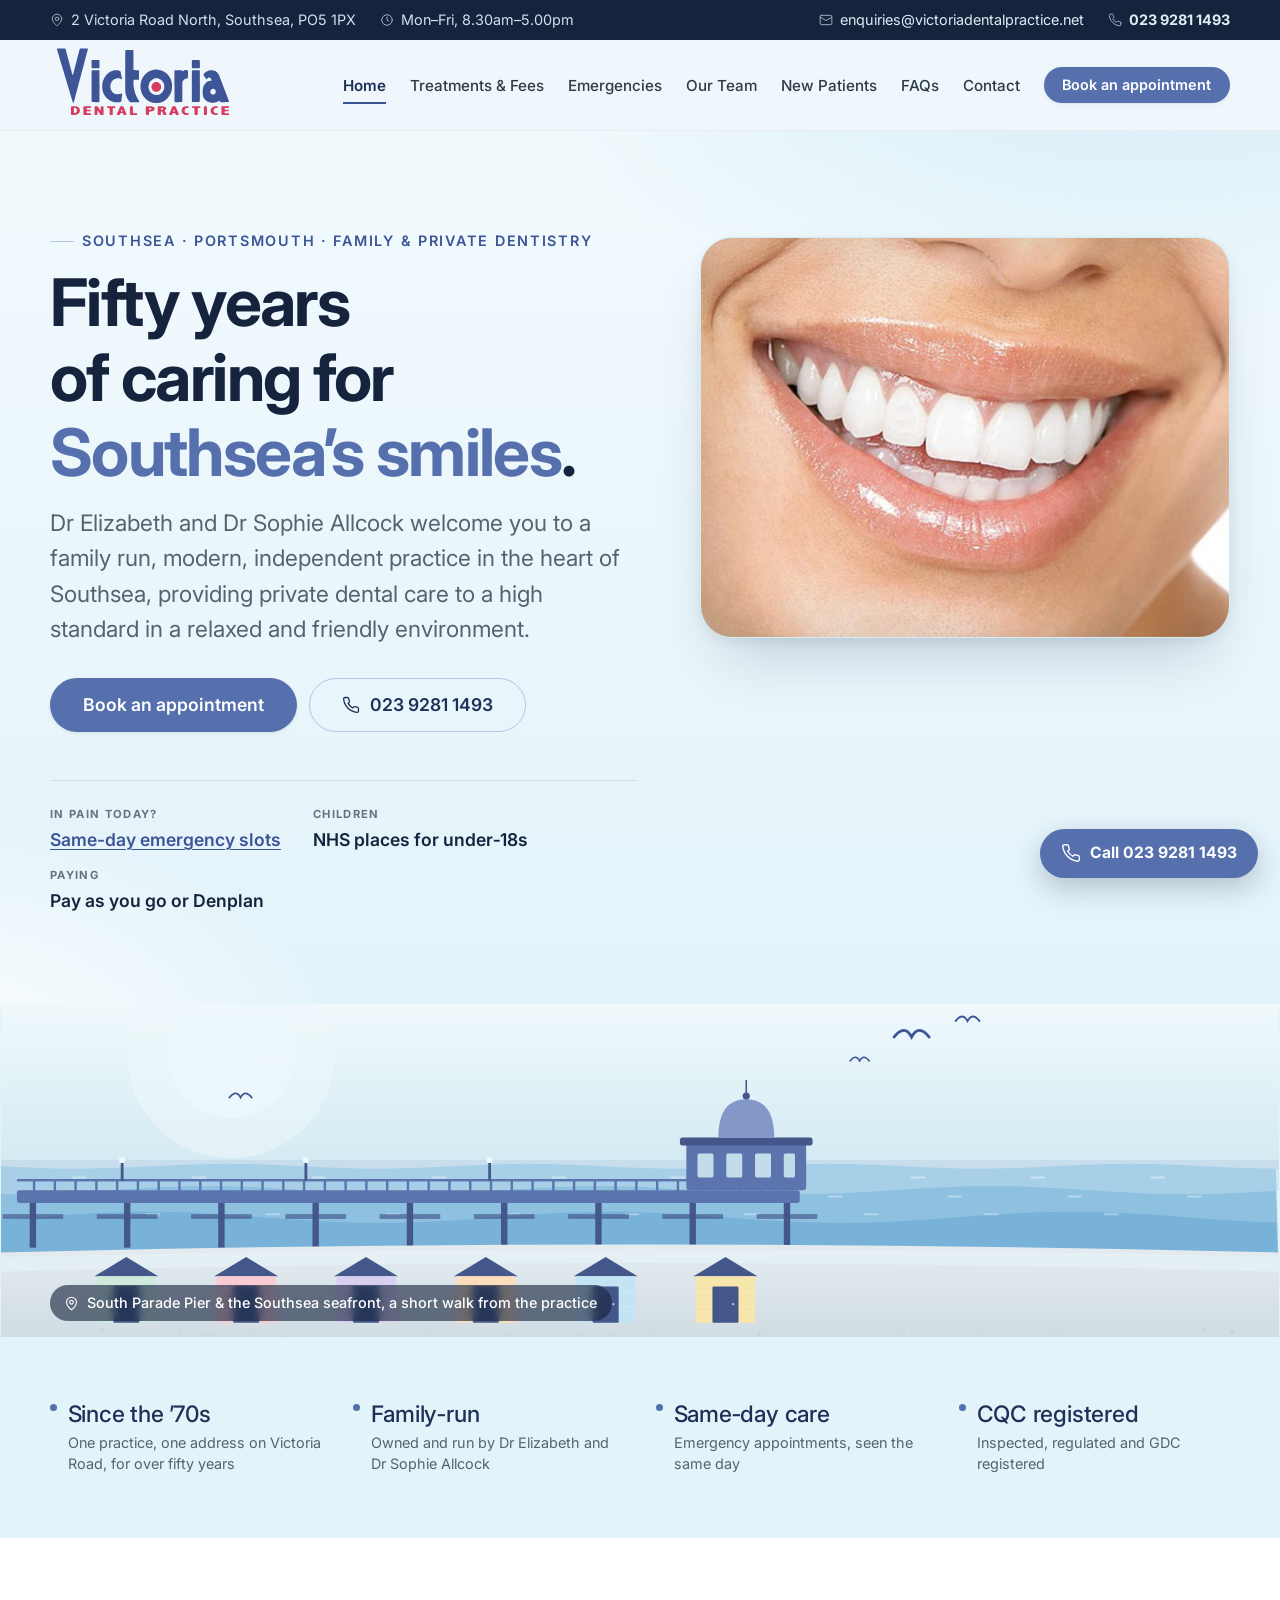
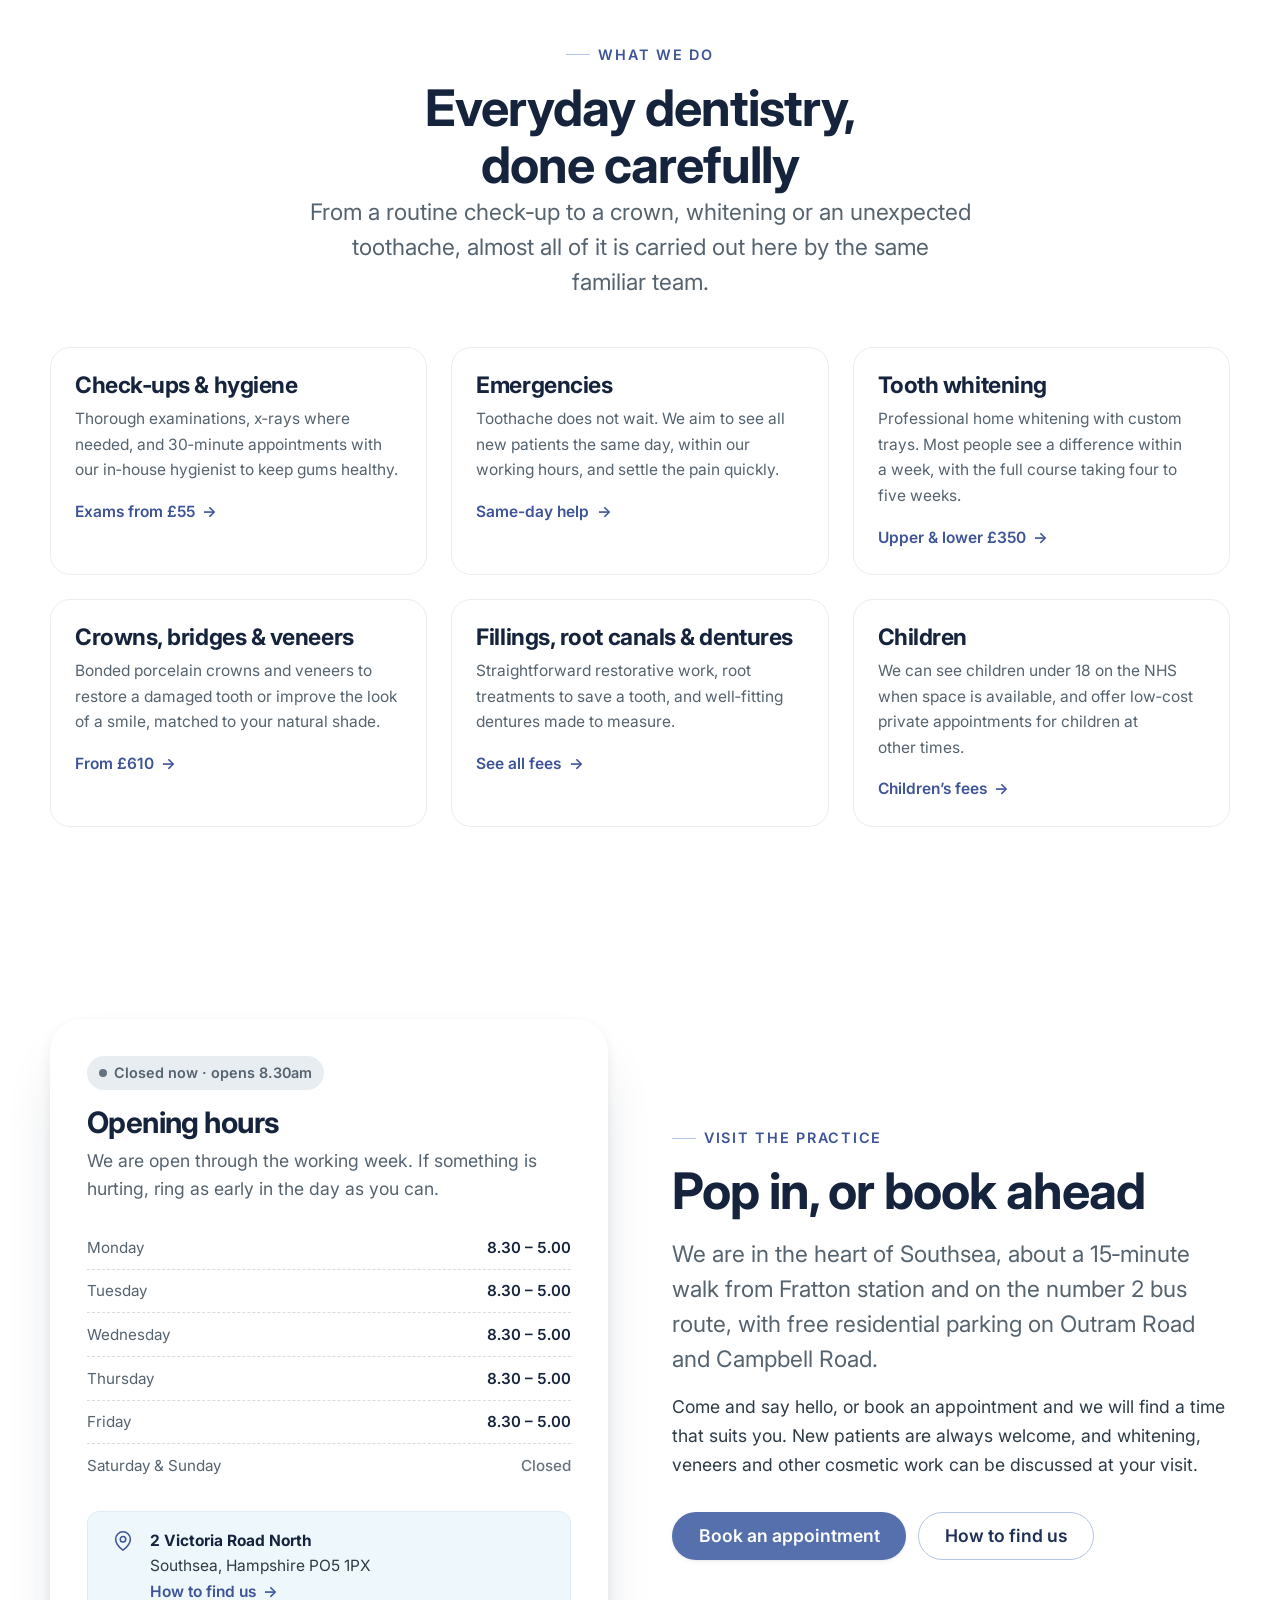
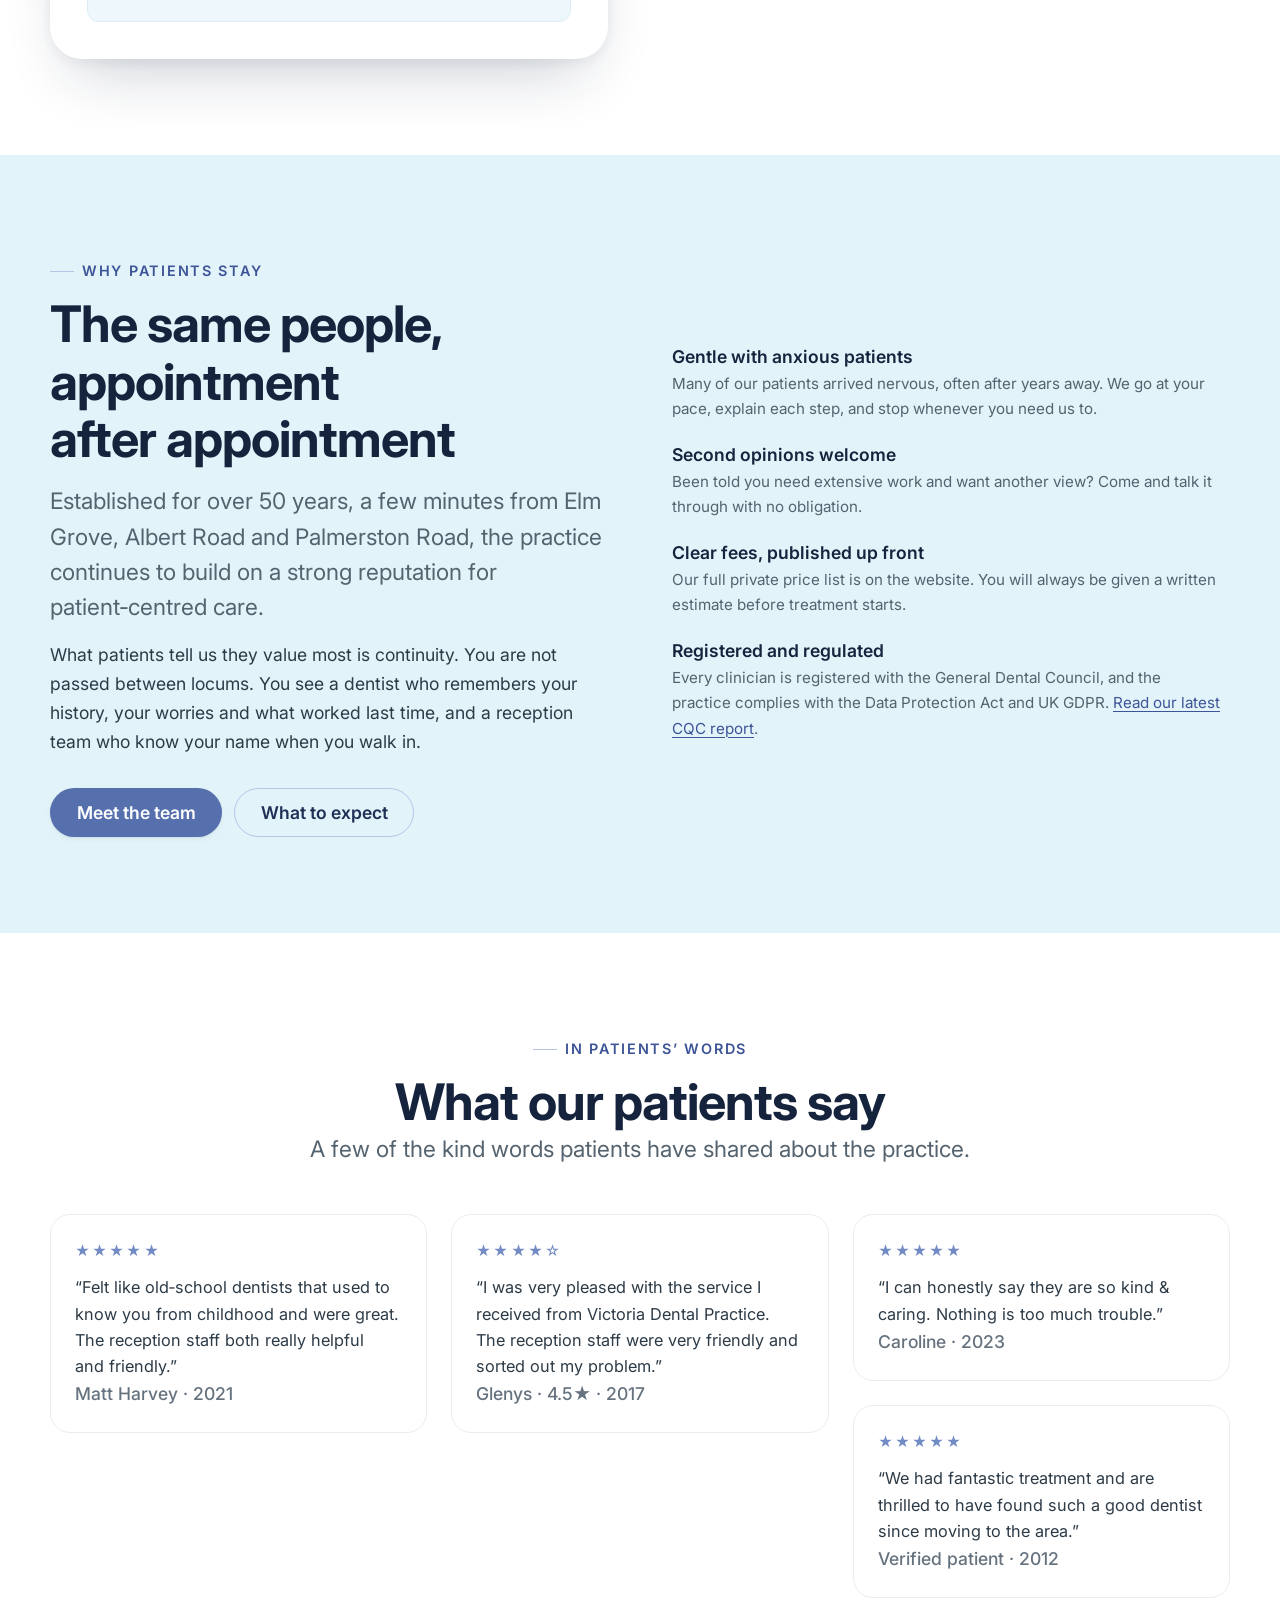
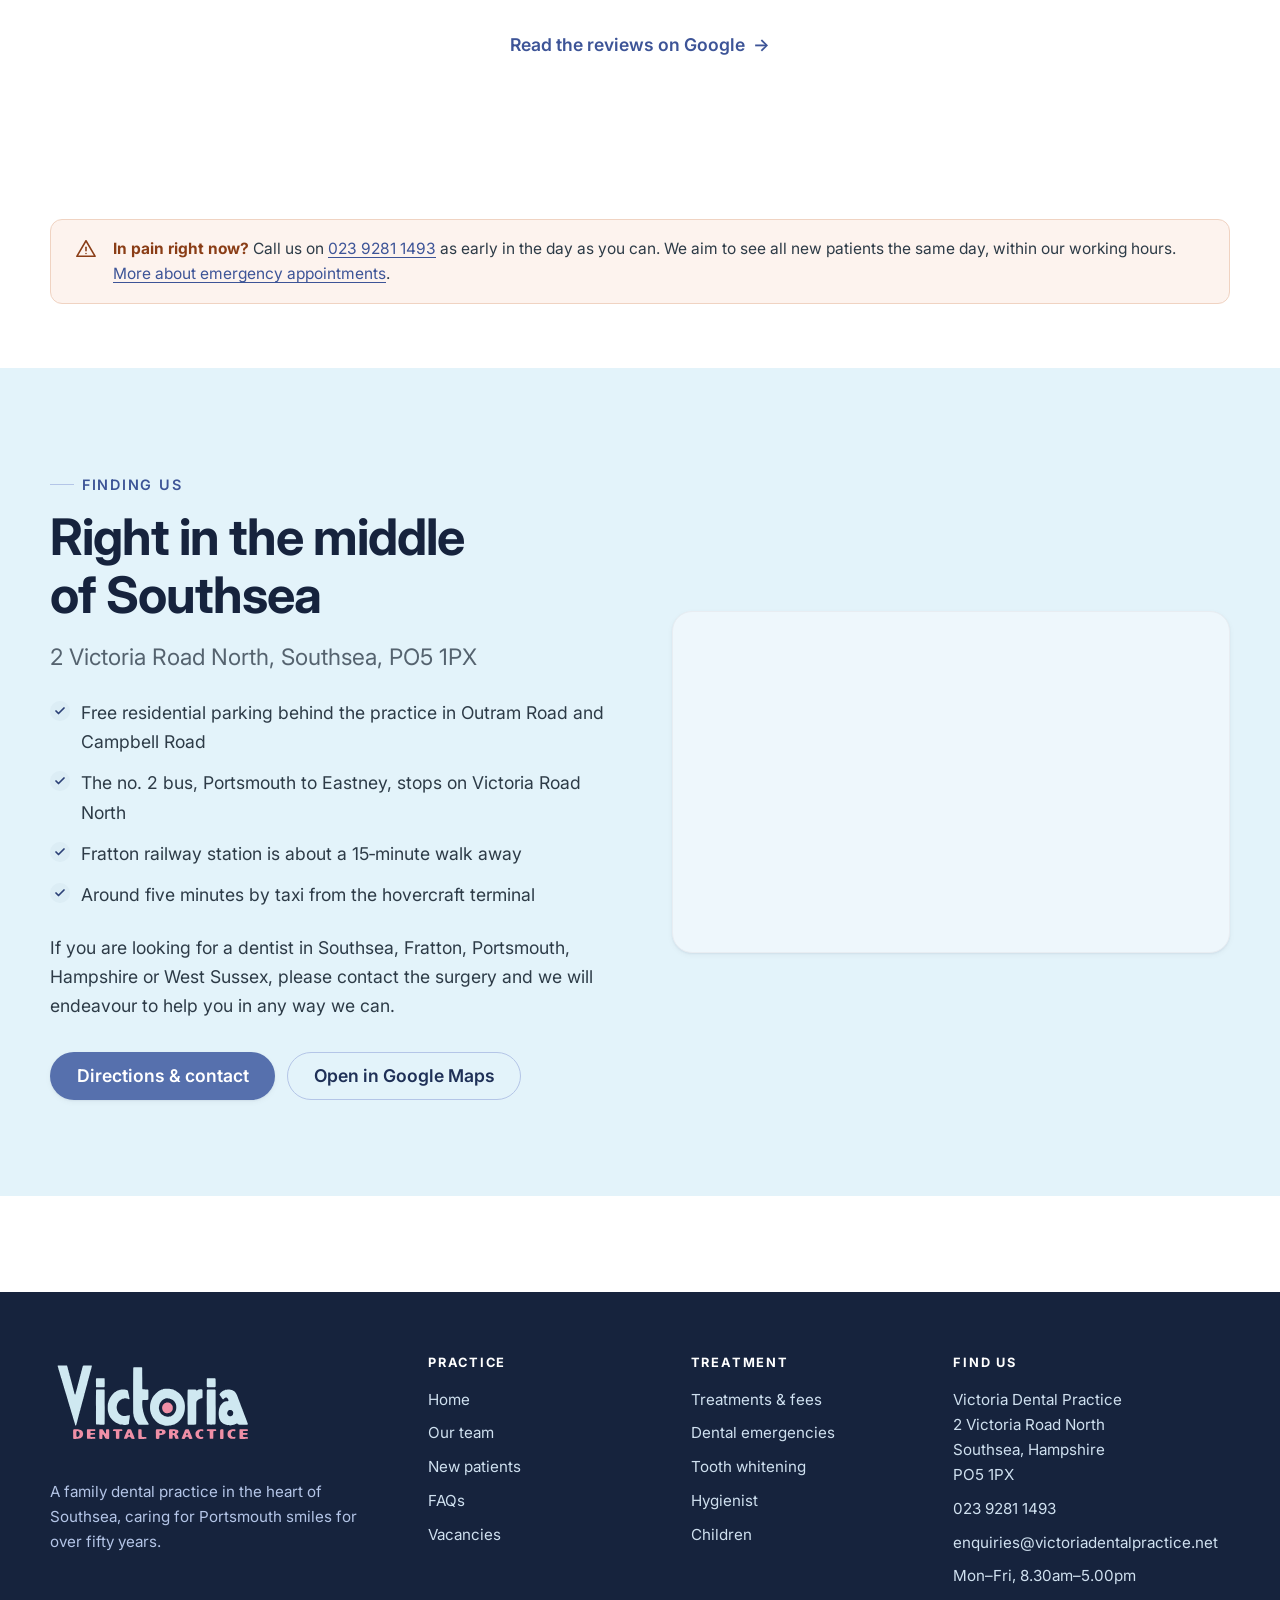
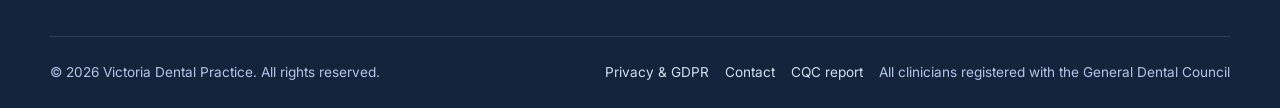
<file: index.html>
<!DOCTYPE html>
<html lang="en-GB">
<head>
<meta charset="utf-8">
<meta name="viewport" content="width=device-width, initial-scale=1">
<title>Dentist in Southsea, Portsmouth | Victoria Dental Practice</title>
<meta name="description" content="Private family dentist in Southsea, Portsmouth. Established over 50 years. Same-day emergency appointments, hygienist, whitening, crowns and Denplan. Call 023 9281 1493.">
<link rel="canonical" href="https://www.victoriadentalpractice.net/">
<meta name="theme-color" content="#1f3057">
<meta name="robots" content="index, follow, max-image-preview:large">

<meta property="og:type" content="website">
<meta property="og:site_name" content="Victoria Dental Practice">
<meta property="og:title" content="Dentist in Southsea, Portsmouth | Victoria Dental Practice">
<meta property="og:description" content="Private family dentist in Southsea, Portsmouth. Established over 50 years. Same-day emergency appointments, hygienist, whitening, crowns and Denplan. Call 023 9281 1493.">
<meta property="og:url" content="https://www.victoriadentalpractice.net/">
<meta property="og:locale" content="en_GB">
<meta property="og:image" content="https://www.victoriadentalpractice.net/og-image.png">
<meta name="twitter:card" content="summary_large_image">

<link rel="icon" href="favicon.svg" type="image/svg+xml">
<link rel="apple-touch-icon" href="favicon.svg">

<link rel="preconnect" href="https://fonts.googleapis.com">
<link rel="preconnect" href="https://fonts.gstatic.com" crossorigin>
<link rel="stylesheet" href="https://fonts.googleapis.com/css2?family=Inter:wght@400;500;600;700;800&display=swap">
<link rel="stylesheet" href="style.css?v=20260814d">
<noscript><style>.reveal{opacity:1 !important;transform:none !important;}</style></noscript>
<script type="application/ld+json">
{
  "@context": "https://schema.org",
  "@type": "Dentist",
  "@id": "https://www.victoriadentalpractice.net/#practice",
  "name": "Victoria Dental Practice",
  "description": "Private family dental practice in Southsea, Portsmouth. Established over 50 years. Private adult dentistry, Denplan, NHS places for children when available, hygienist, whitening, crowns and same-day emergency appointments.",
  "url": "https://www.victoriadentalpractice.net/",
  "telephone": "+442392811493",
  "email": "enquiries@victoriadentalpractice.net",
  "priceRange": "££",
  "currenciesAccepted": "GBP",
  "address": {
    "@type": "PostalAddress",
    "streetAddress": "2 Victoria Road North",
    "addressLocality": "Southsea",
    "addressRegion": "Hampshire",
    "postalCode": "PO5 1PX",
    "addressCountry": "GB"
  },
  "geo": { "@type": "GeoCoordinates", "latitude": 50.7896916, "longitude": -1.0822762 },
  "hasMap": "https://www.google.com/maps/search/?api=1&query=2+Victoria+Road+North%2C+Southsea+PO5+1PX",
  "openingHoursSpecification": [{
    "@type": "OpeningHoursSpecification",
    "dayOfWeek": ["Monday","Tuesday","Wednesday","Thursday","Friday"],
    "opens": "08:30", "closes": "17:00"
  }],
  "areaServed": [
    {"@type":"City","name":"Portsmouth"},
    {"@type":"Place","name":"Southsea"},
    {"@type":"Place","name":"Fratton"},
    {"@type":"Place","name":"Eastney"},
    {"@type":"Place","name":"Hampshire"},
    {"@type":"Place","name":"West Sussex"}
  ],
  "availableService": [
    {"@type":"MedicalProcedure","name":"Dental examination"},
    {"@type":"MedicalProcedure","name":"Dental hygienist appointment"},
    {"@type":"MedicalProcedure","name":"White and amalgam fillings"},
    {"@type":"MedicalProcedure","name":"Root canal treatment"},
    {"@type":"MedicalProcedure","name":"Crowns, bridges and veneers"},
    {"@type":"MedicalProcedure","name":"Dentures"},
    {"@type":"MedicalProcedure","name":"Tooth whitening"},
    {"@type":"MedicalProcedure","name":"Emergency dental appointment"}
  ]
}
</script><script type="application/ld+json">{"@context":"https://schema.org","@type":"BreadcrumbList","itemListElement":[{"@type":"ListItem","position":1,"name":"Home"}]}</script>
</head>
<body>
<a class="skip-link" href="#main">Skip to main content</a>

<div class="topbar">
  <div class="wrap topbar__inner">
    <ul class="topbar__list">
      <li class="topbar__item"><svg class="" width="24" height="24" viewBox="0 0 24 24" fill="none" stroke="currentColor" stroke-width="1.7" stroke-linecap="round" stroke-linejoin="round" aria-hidden="true"><path d="M20 10c0 6-8 12-8 12s-8-6-8-12a8 8 0 0 1 16 0z"/><circle cx="12" cy="10" r="3"/></svg><span>2 Victoria Road North, Southsea, PO5 1PX</span></li>
      <li class="topbar__item"><svg class="" width="24" height="24" viewBox="0 0 24 24" fill="none" stroke="currentColor" stroke-width="1.7" stroke-linecap="round" stroke-linejoin="round" aria-hidden="true"><circle cx="12" cy="12" r="9"/><path d="M12 7v5l3 2"/></svg><span>Mon&ndash;Fri, 8.30am&ndash;5.00pm</span></li>
    </ul>
    <ul class="topbar__list">
      <li class="topbar__item"><svg class="" width="24" height="24" viewBox="0 0 24 24" fill="none" stroke="currentColor" stroke-width="1.7" stroke-linecap="round" stroke-linejoin="round" aria-hidden="true"><rect x="2" y="4" width="20" height="16" rx="2"/><path d="m22 7-10 6L2 7"/></svg><a href="mailto:enquiries@victoriadentalpractice.net">enquiries@victoriadentalpractice.net</a></li>
      <li class="topbar__item"><svg class="" width="24" height="24" viewBox="0 0 24 24" fill="none" stroke="currentColor" stroke-width="1.7" stroke-linecap="round" stroke-linejoin="round" aria-hidden="true"><path d="M22 16.92v3a2 2 0 0 1-2.18 2 19.79 19.79 0 0 1-8.63-3.07 19.5 19.5 0 0 1-6-6 19.79 19.79 0 0 1-3.07-8.67A2 2 0 0 1 4.11 2h3a2 2 0 0 1 2 1.72c.13.96.36 1.9.7 2.81a2 2 0 0 1-.45 2.11L8.09 9.91a16 16 0 0 0 6 6l1.27-1.27a2 2 0 0 1 2.11-.45c.9.34 1.85.57 2.81.7A2 2 0 0 1 22 16.92z"/></svg><a href="tel:+442392811493"><strong>023 9281 1493</strong></a></li>
    </ul>
  </div>
</div>

<header class="site-header">
  <div class="wrap site-header__inner">
    <a class="brand" href="index.html">
      <svg class="brand__logo" width="190" height="90" xmlns="http://www.w3.org/2000/svg" viewBox="0 0 2140.000000 1016.000000" role="img" aria-label="Victoria Dental Practice">
  <g transform="translate(0.000000,1016.000000) scale(0.100000,-0.100000)" fill="var(--logo-word, #cfe8f1)"><path d="M775 9187 c-15 -12 -17 -22 -11 -76 4 -34 20 -95 36 -134 16 -40 31
-90 35 -112 10 -59 31 -128 49 -163 9 -18 23 -64 30 -105 8 -40 26 -101 39
-135 14 -33 32 -94 41 -134 9 -40 30 -111 46 -158 16 -47 34 -112 40 -145 7
-33 22 -83 36 -111 13 -28 32 -91 43 -140 11 -49 31 -116 45 -149 13 -33 27
-82 31 -110 4 -27 21 -83 37 -124 16 -41 36 -109 45 -150 8 -42 26 -101 38
-132 13 -30 35 -102 50 -160 14 -57 32 -116 41 -131 8 -15 21 -62 30 -104 8
-43 25 -102 38 -133 14 -31 34 -100 45 -154 12 -54 30 -115 40 -135 10 -20 29
-77 41 -127 12 -49 33 -117 45 -150 13 -33 28 -87 35 -120 6 -33 21 -82 32
-110 11 -27 31 -93 43 -145 13 -52 32 -116 44 -141 11 -26 27 -80 35 -120 8
-41 28 -108 44 -149 17 -41 36 -104 42 -140 6 -35 23 -92 36 -125 14 -33 34
-100 46 -150 11 -49 28 -106 38 -125 10 -19 25 -73 35 -120 9 -47 30 -114 45
-150 15 -36 35 -101 44 -145 9 -44 28 -107 41 -141 14 -34 30 -86 35 -115 6
-30 24 -90 40 -134 15 -44 37 -116 48 -160 10 -44 28 -102 40 -130 11 -27 25
-75 30 -106 6 -32 24 -91 40 -132 17 -41 33 -96 37 -123 4 -27 13 -72 21 -100
11 -41 20 -54 44 -64 16 -7 36 -10 44 -7 24 9 45 60 57 139 6 40 24 106 40
147 16 41 34 108 40 150 6 42 23 115 39 162 17 47 36 121 45 164 8 44 26 109
40 145 13 36 31 106 39 157 8 50 24 109 34 130 11 21 27 79 36 128 10 50 30
126 46 170 15 44 34 112 41 150 6 39 25 110 41 158 16 49 35 128 44 175 8 48
25 112 38 142 14 30 30 84 36 120 6 36 26 115 44 175 19 61 39 139 46 175 6
36 22 92 34 125 13 33 29 92 36 130 7 39 25 107 41 153 16 46 34 115 40 155 6
40 22 99 35 132 13 33 31 101 40 150 8 50 26 117 38 150 23 60 36 109 56 220
6 33 20 83 31 110 11 28 31 95 44 150 13 55 33 127 44 160 11 33 28 102 37
154 9 52 25 112 35 135 10 23 27 86 38 142 12 56 32 130 45 165 13 35 29 98
36 139 7 41 26 113 42 159 16 46 36 122 43 170 8 48 26 113 39 144 14 30 30
86 36 124 6 37 22 97 35 133 13 36 31 101 40 145 8 44 27 116 41 161 14 45 24
90 22 100 -8 42 -31 44 -470 42 -483 -3 -449 4 -473 -109 -7 -35 -26 -103 -43
-150 -16 -47 -33 -114 -37 -150 -4 -35 -16 -86 -27 -114 -10 -27 -34 -113 -53
-190 -18 -77 -42 -165 -53 -195 -10 -30 -23 -82 -27 -115 -4 -33 -18 -87 -30
-120 -13 -33 -33 -107 -45 -165 -12 -58 -32 -136 -45 -175 -13 -38 -31 -108
-39 -155 -8 -47 -26 -116 -40 -153 -14 -38 -31 -99 -37 -135 -6 -37 -24 -103
-39 -148 -15 -44 -31 -100 -34 -125 -12 -76 -27 -142 -42 -183 -8 -21 -28 -93
-44 -160 -16 -67 -36 -138 -45 -160 -9 -21 -23 -79 -31 -128 -18 -111 -37
-160 -59 -152 -8 4 -31 34 -49 68 -25 45 -39 87 -51 160 -9 54 -30 134 -46
178 -16 44 -29 91 -29 106 0 35 -32 152 -58 217 -11 28 -25 86 -32 130 -7 44
-24 111 -40 150 -15 38 -33 105 -39 148 -7 44 -25 116 -41 160 -15 45 -35 120
-45 166 -9 47 -23 98 -32 115 -9 17 -26 81 -38 142 -13 61 -28 121 -34 131
-13 25 -47 154 -55 213 -4 24 -18 76 -31 115 -13 38 -33 117 -45 174 -12 57
-28 117 -36 133 -8 15 -19 47 -23 71 -31 148 -45 206 -61 237 -10 19 -21 55
-25 79 -4 25 -17 54 -31 68 -23 23 -23 23 -467 23 -355 0 -447 -3 -462 -13z
M8523 9001 c-21 -13 -36 -33 -43 -58 -16 -56 -9 -4644 7 -4693 7 -19 19 -89
27 -156 11 -92 22 -136 45 -185 16 -35 38 -91 49 -124 27 -84 82 -202 120
-260 18 -27 32 -53 32 -58 0 -5 17 -31 38 -57 20 -26 45 -61 54 -77 34 -54
103 -133 143 -160 40 -28 40 -28 538 -28 538 0 508 -3 523 52 10 36 -3 67 -51
125 -25 30 -45 60 -45 65 0 6 -15 33 -34 60 -19 27 -45 72 -59 99 -14 28 -33
56 -41 63 -9 8 -16 21 -16 30 0 10 -16 44 -36 77 -20 32 -43 82 -51 109 -8 28
-28 75 -43 105 -16 30 -33 74 -39 96 -6 23 -24 70 -40 105 -15 35 -36 105 -46
154 -10 50 -26 106 -35 125 -17 34 -24 69 -55 250 -7 47 -20 121 -29 166 -36
195 -48 722 -18 796 6 15 20 31 30 37 11 6 126 12 269 14 278 4 295 7 307 68
11 56 7 913 -5 947 -21 60 -32 62 -309 62 -150 0 -259 4 -270 10 -11 6 -24 27
-30 48 -6 24 -10 392 -10 1087 0 980 -1 1052 -18 1085 -17 35 -17 35 -422 38
-387 2 -406 1 -437 -17z M4690 7868 c-19 -31 -20 -52 -20 -429 0 -403 4 -450
38 -465 9 -3 197 -6 417 -5 379 2 401 3 419 21 19 19 20 36 20 432 0 421 -2
446 -38 470 -6 4 -192 8 -414 8 -402 0 -402 0 -422 -32z M16033 7881 c-17 -11
-34 -30 -38 -42 -13 -39 -9 -781 3 -811 6 -15 23 -35 39 -45 25 -17 58 -18
408 -18 437 0 424 -2 444 82 8 33 11 164 9 415 -3 368 -3 368 -36 400 -32 33
-32 33 -415 36 -364 2 -384 1 -414 -17z M11780 6810 c-131 -9 -233 -26 -270
-45 -14 -7 -65 -25 -113 -39 -48 -14 -100 -34 -115 -44 -15 -11 -43 -25 -63
-31 -21 -7 -61 -29 -90 -50 -30 -21 -64 -41 -76 -45 -13 -4 -29 -13 -35 -20
-7 -6 -35 -27 -61 -45 -71 -49 -334 -316 -364 -370 -7 -13 -24 -37 -38 -55
-56 -68 -99 -132 -117 -174 -11 -25 -33 -65 -48 -89 -16 -25 -32 -59 -36 -77
-3 -17 -19 -56 -34 -86 -42 -84 -109 -367 -121 -512 -12 -132 -5 -431 12 -538
6 -36 21 -98 35 -138 13 -40 24 -80 24 -90 0 -36 31 -135 51 -163 11 -16 26
-50 34 -76 8 -26 28 -70 46 -97 17 -27 34 -59 39 -71 8 -22 103 -165 135 -204
47 -57 190 -217 204 -229 9 -7 32 -26 51 -43 139 -121 345 -255 444 -289 28
-9 70 -27 91 -38 22 -11 89 -32 149 -46 60 -15 114 -30 120 -35 19 -16 226
-30 406 -27 156 3 189 7 305 35 181 44 233 59 285 85 25 13 63 29 85 36 22 7
58 25 80 40 22 15 55 35 74 45 19 9 44 26 55 37 12 11 35 27 51 35 29 15 114
87 207 175 50 48 181 202 233 276 19 26 47 72 64 102 16 30 41 70 55 89 14 19
26 40 26 47 0 6 14 38 32 70 54 103 114 305 138 470 24 167 35 481 20 579 -5
33 -17 114 -26 180 -10 74 -25 140 -39 172 -13 29 -33 87 -45 129 -11 42 -29
89 -39 103 -10 14 -27 47 -38 72 -11 25 -34 65 -52 89 -17 24 -31 49 -31 56 0
6 -16 31 -36 55 -19 23 -44 59 -54 78 -17 33 -48 69 -198 226 -29 30 -66 62
-83 70 -16 9 -29 19 -29 24 0 14 -301 221 -323 221 -5 0 -37 14 -71 31 -142
73 -344 125 -533 139 -151 11 -201 11 -373 0z m293 -980 c83 -6 130 -15 155
-28 20 -10 60 -27 89 -36 29 -10 68 -28 88 -42 20 -13 53 -33 73 -43 53 -28
191 -159 233 -222 135 -204 163 -296 164 -539 0 -201 -24 -311 -97 -455 -28
-55 -61 -111 -73 -125 -12 -14 -27 -33 -32 -43 -20 -38 -189 -200 -223 -215
-19 -8 -53 -27 -75 -42 -40 -29 -148 -58 -301 -82 -65 -11 -86 -9 -225 17
-132 25 -166 36 -239 74 -47 24 -102 59 -123 77 -20 19 -41 34 -46 34 -10 0
-116 105 -157 156 -52 66 -113 190 -134 271 -11 43 -26 103 -35 133 -24 86
-20 236 9 344 14 50 32 120 41 155 9 35 24 76 34 90 10 14 26 48 36 74 10 26
26 53 35 60 9 7 27 28 40 47 40 57 160 168 239 221 41 27 78 49 83 49 5 0 40
13 78 30 109 48 174 55 363 40z M15275 6763 c-63 -15 -188 -54 -208 -64 -12
-7 -37 -25 -56 -41 -18 -16 -40 -27 -48 -24 -8 3 -18 6 -22 6 -3 0 -15 15 -25
34 -10 18 -30 39 -44 46 -19 9 -138 14 -413 18 -385 5 -385 5 -407 -23 -22
-28 -22 -28 -22 -1760 0 -1199 3 -1741 11 -1763 18 -53 33 -55 431 -50 405 4
414 6 435 68 9 26 12 314 12 1151 1 1116 1 1116 44 1170 44 58 124 137 179
180 64 49 220 118 303 134 43 8 86 22 95 30 13 14 15 71 18 414 3 399 3 399
-23 429 -20 24 -38 32 -88 41 -64 11 -135 13 -172 4z M18130 6744 c-171 -20
-211 -27 -255 -41 -27 -9 -59 -22 -70 -29 -11 -7 -49 -22 -83 -33 -35 -11 -79
-33 -97 -48 -18 -16 -66 -53 -105 -83 -40 -30 -81 -66 -92 -80 -11 -14 -40
-47 -65 -73 -44 -46 -72 -101 -72 -142 -1 -11 15 -42 34 -70 20 -27 51 -74 70
-102 19 -29 38 -53 43 -53 5 0 19 -19 32 -42 13 -24 41 -65 62 -91 21 -27 38
-53 38 -58 0 -16 64 -49 96 -49 20 0 39 9 55 26 13 14 57 51 98 82 66 50 80
56 131 60 43 3 66 -1 97 -17 75 -38 163 -183 163 -268 0 -36 -28 -82 -53 -87
-12 -3 -65 -7 -117 -10 -136 -7 -184 -19 -282 -69 -102 -52 -154 -93 -226
-179 -98 -116 -122 -149 -142 -196 -12 -25 -27 -53 -34 -62 -7 -8 -24 -46 -36
-85 -13 -38 -29 -79 -37 -91 -36 -57 -79 -378 -77 -594 0 -58 10 -181 21 -273
18 -136 28 -181 52 -235 17 -37 35 -86 41 -109 6 -23 15 -45 20 -48 6 -4 28
-33 50 -65 52 -77 189 -213 248 -247 26 -14 54 -32 62 -39 8 -6 40 -22 70 -34
30 -12 84 -35 120 -51 38 -17 116 -37 185 -50 277 -48 308 -48 550 -4 97 17
158 34 200 55 33 16 76 36 95 44 19 8 54 29 77 47 36 27 46 31 79 24 24 -4 50
-19 69 -39 16 -17 55 -46 86 -64 56 -31 56 -31 468 -30 228 1 424 3 438 6 25
5 53 47 53 82 0 11 -13 44 -29 73 -16 28 -32 70 -36 92 -4 22 -22 72 -41 111
-19 39 -38 92 -43 117 -4 25 -19 65 -33 89 -14 23 -35 76 -47 115 -12 40 -30
87 -41 105 -10 18 -27 65 -38 103 -11 39 -29 86 -40 105 -11 19 -32 73 -46
120 -14 47 -33 95 -42 108 -8 12 -24 54 -35 93 -11 39 -30 92 -43 117 -13 26
-27 63 -31 82 -4 19 -22 67 -40 105 -19 39 -39 93 -46 120 -6 28 -21 68 -32
90 -20 38 -57 138 -116 310 -16 44 -39 103 -53 130 -14 28 -31 75 -38 105 -7
30 -24 77 -37 104 -14 27 -32 72 -40 100 -8 28 -27 73 -41 101 -13 27 -33 77
-42 110 -10 33 -29 85 -43 115 -14 30 -30 74 -37 97 -6 24 -23 64 -39 90 -16
27 -41 68 -55 93 -59 98 -169 230 -192 230 -5 0 -25 13 -45 29 -20 16 -79 50
-133 76 -75 35 -119 49 -194 60 -109 17 -239 25 -292 19z m347 -2110 c26 -9
76 -38 109 -65 46 -36 67 -62 84 -101 20 -47 22 -61 15 -153 -4 -55 -13 -113
-19 -130 -46 -109 -203 -196 -320 -179 -136 21 -259 150 -273 288 -5 48 -1 69
32 156 21 55 41 100 44 100 4 0 26 16 50 36 23 20 61 42 84 50 58 18 137 17
194 -2z M4696 6719 c-21 -17 -21 -17 -24 -1746 -2 -1215 0 -1739 8 -1765 6
-21 21 -43 33 -50 17 -10 115 -13 408 -13 367 0 388 1 408 19 12 11 25 35 30
55 5 20 8 787 7 1754 -1 1719 -1 1719 -30 1743 -29 25 -29 25 -423 23 -358 -2
-397 -4 -417 -20z M7400 6734 c-218 -18 -279 -27 -330 -50 -30 -13 -76 -28
-103 -34 -56 -12 -213 -89 -278 -136 -26 -19 -50 -34 -54 -34 -4 0 -24 -15
-44 -32 -20 -18 -57 -49 -81 -68 -78 -61 -194 -188 -239 -262 -12 -21 -28 -41
-36 -45 -7 -5 -24 -30 -38 -58 -14 -27 -34 -59 -44 -70 -25 -27 -97 -160 -113
-210 -7 -22 -25 -65 -41 -95 -15 -30 -35 -91 -44 -135 -10 -44 -26 -100 -35
-125 -29 -70 -40 -165 -47 -378 -7 -224 7 -422 37 -534 11 -40 29 -106 40
-147 10 -41 33 -108 51 -150 17 -42 39 -94 47 -116 9 -22 21 -47 28 -55 6 -8
21 -34 33 -58 21 -41 74 -119 139 -202 65 -84 243 -248 362 -334 120 -86 356
-200 449 -216 35 -6 87 -20 115 -30 76 -28 188 -40 376 -40 192 0 307 13 362
41 20 10 44 19 52 19 8 0 28 11 44 24 28 25 29 26 41 198 7 95 21 210 31 254
11 45 26 150 34 233 13 138 11 199 -8 230 -11 17 -45 13 -80 -8 -17 -10 -65
-24 -106 -31 -41 -7 -90 -18 -107 -26 -18 -7 -77 -18 -131 -24 -108 -13 -156
-7 -316 35 -68 19 -108 37 -170 79 -91 61 -131 92 -159 121 -28 31 -102 135
-126 180 -12 22 -31 54 -42 71 -10 17 -28 71 -39 120 -11 49 -28 121 -36 159
-20 88 -13 203 22 332 13 51 24 101 24 110 0 10 12 38 25 63 14 25 35 65 46
90 19 40 103 154 142 191 40 39 86 78 113 95 16 10 45 30 64 45 19 15 46 30
60 34 14 4 52 20 86 36 43 20 89 31 165 39 148 17 273 2 374 -44 28 -13 77
-27 107 -31 50 -6 57 -5 67 13 16 30 13 65 -10 123 -11 29 -29 118 -40 198
-11 80 -31 184 -45 231 -13 47 -30 128 -36 180 -11 85 -15 98 -45 131 -47 52
-107 78 -205 90 -99 12 -245 18 -308 13z M16043 6725 c-17 -7 -36 -23 -43 -34
-8 -16 -11 -486 -10 -1743 0 -1637 1 -1723 18 -1752 10 -18 32 -36 52 -43 46
-16 712 -15 761 1 23 8 41 24 56 51 23 40 23 40 22 1740 -1 935 -4 1711 -8
1724 -3 13 -18 33 -33 44 -25 19 -46 20 -405 22 -296 2 -386 0 -410 -10z"/></g>
  <g transform="translate(0.000000,1016.000000) scale(0.100000,-0.100000)" fill="var(--logo-sub, #738bc4)"><path d="M11893 5410 c-24 -5 -57 -16 -75 -24 -18 -9 -53 -22 -77 -31 -57 -20
-133 -78 -193 -149 -36 -40 -57 -79 -84 -153 -31 -86 -36 -109 -36 -191 0 -79
5 -106 34 -188 28 -82 43 -108 98 -172 62 -71 99 -99 210 -154 38 -19 65 -23
177 -26 74 -2 154 1 183 7 68 15 194 92 249 153 48 53 66 81 109 168 26 53 27
61 27 215 0 160 0 160 -48 247 -36 65 -67 104 -118 151 -78 71 -81 73 -193
117 -86 33 -191 45 -263 30z M15305 2683 c-57 -13 -194 -57 -220 -71 -71 -36
-136 -95 -179 -161 -55 -86 -65 -122 -69 -242 -3 -146 7 -198 58 -274 40 -61
139 -165 158 -165 4 0 42 -17 85 -37 77 -38 77 -38 232 -41 186 -4 226 5 252
58 25 49 24 122 -2 145 -12 11 -28 15 -42 12 -13 -3 -43 -11 -68 -17 -53 -13
-118 -6 -180 21 -61 27 -77 44 -118 124 -32 64 -35 77 -34 150 1 68 6 90 32
147 23 50 45 78 82 107 59 48 102 56 233 47 87 -7 94 -6 104 13 6 11 11 40 11
64 0 66 -25 92 -110 111 -65 15 -180 20 -225 9z M18575 2683 c-107 -25 -218
-69 -276 -109 -90 -61 -157 -159 -175 -253 -30 -150 -9 -320 48 -398 61 -83
120 -132 218 -181 95 -47 95 -47 265 -47 188 0 226 8 243 53 18 46 22 79 16
111 -10 47 -31 53 -114 35 -60 -14 -81 -15 -124 -5 -101 23 -128 42 -176 122
-42 70 -45 79 -48 162 -4 84 -2 91 29 154 20 38 54 83 82 109 57 51 96 60 232
50 111 -8 120 -1 120 81 0 45 -4 58 -23 74 -39 31 -118 49 -211 48 -47 -1 -95
-3 -106 -6z M2386 2663 c-45 -24 -47 -42 -44 -500 3 -399 4 -434 21 -450 15
-15 40 -18 175 -21 86 -2 204 1 262 7 192 20 394 106 443 189 10 17 22 32 26
32 15 0 41 62 65 157 14 56 26 112 26 125 0 13 -13 73 -28 134 -25 97 -34 118
-70 159 -22 25 -65 64 -95 85 -45 32 -72 42 -153 59 -136 27 -219 34 -427 35
-122 1 -185 -3 -201 -11z m469 -192 c41 -19 125 -112 137 -154 10 -35 9 -199
-2 -237 -16 -57 -98 -150 -150 -171 -51 -20 -102 -24 -130 -9 -34 18 -40 65
-39 289 1 119 4 229 8 246 3 17 16 35 31 42 36 18 98 16 145 -6z M3819 2669
c-17 -4 -40 -16 -52 -27 -19 -20 -20 -32 -18 -462 1 -243 4 -447 7 -455 3 -8
28 -18 55 -24 64 -14 718 -15 754 -1 14 5 30 22 36 37 13 36 3 95 -22 122 -19
20 -29 21 -220 21 -201 0 -201 0 -230 29 -26 26 -29 36 -29 89 0 50 4 66 26
91 26 31 26 31 187 31 175 0 234 9 254 36 17 24 16 84 -3 109 -14 19 -30 20
-215 25 -201 5 -201 5 -225 33 -33 39 -34 114 -1 145 22 21 32 22 231 22 207
0 207 0 233 26 23 23 25 31 19 72 -12 88 4 85 -400 86 -195 1 -369 -2 -387 -5z
M5082 2670 c-74 -11 -71 9 -72 -492 0 -381 2 -449 15 -461 17 -17 163 -33 226
-24 22 3 49 13 60 23 18 16 19 32 19 215 0 167 2 200 16 213 18 18 22 16 81
-31 29 -23 46 -47 58 -82 8 -27 29 -66 45 -87 16 -22 30 -44 30 -49 0 -17 39
-85 80 -140 39 -53 39 -53 125 -60 99 -8 216 1 241 19 15 11 17 53 19 447 1
253 -2 446 -8 462 -5 15 -17 32 -27 37 -28 15 -201 23 -232 11 -16 -6 -37 -25
-47 -42 -17 -28 -18 -46 -14 -192 4 -132 2 -166 -9 -181 -31 -40 -106 7 -134
82 -10 26 -28 61 -40 77 -13 17 -32 51 -43 77 -24 56 -93 153 -119 166 -21 12
-213 20 -270 12z M6460 2664 c-35 -15 -60 -51 -60 -85 0 -69 23 -81 164 -89
158 -8 146 25 146 -401 0 -407 -7 -382 105 -394 65 -7 178 -1 211 12 8 3 20
17 25 30 5 13 9 177 9 364 0 340 0 340 25 364 22 23 32 25 107 25 138 0 178
20 178 89 0 44 -9 60 -43 78 -26 13 -88 15 -435 17 -285 1 -413 -2 -432 -10z
M7960 2671 c-20 -4 -41 -10 -47 -14 -18 -12 -90 -149 -103 -197 -6 -25 -25
-68 -40 -97 -16 -28 -35 -73 -41 -100 -6 -26 -24 -70 -39 -98 -15 -27 -35 -77
-44 -110 -10 -33 -27 -75 -38 -93 -19 -31 -72 -168 -85 -219 -9 -37 28 -48
167 -48 74 1 133 5 146 12 13 8 26 33 37 73 20 72 50 103 110 119 42 10 148 8
186 -4 23 -7 75 -79 101 -139 13 -30 28 -50 45 -56 15 -6 72 -10 128 -10 99 0
171 12 182 30 7 12 -48 176 -78 230 -14 25 -28 61 -32 80 -4 19 -20 60 -36 90
-16 30 -38 82 -49 114 -11 33 -29 75 -40 93 -10 18 -26 54 -34 80 -11 40 -63
159 -95 223 -15 30 -65 43 -166 46 -55 2 -116 0 -135 -5z m144 -383 c8 -13 22
-56 31 -96 15 -66 15 -75 1 -97 -19 -29 -48 -39 -92 -30 -41 7 -74 37 -74 66
0 11 14 48 31 82 49 99 75 118 103 75z M9035 2667 c-38 -21 -41 -58 -40 -505
2 -392 3 -435 19 -450 15 -15 53 -17 349 -20 183 -2 356 -1 384 3 65 8 92 29
100 77 5 33 2 41 -30 73 -35 35 -35 35 -211 35 -185 0 -210 5 -249 48 -16 18
-18 49 -20 355 -2 337 -2 337 -29 363 -25 25 -31 27 -141 28 -64 2 -123 -2
-132 -7z M10861 2667 c-16 -4 -39 -19 -50 -33 -20 -26 -21 -38 -21 -450 0
-237 4 -433 9 -447 14 -37 88 -51 215 -43 140 9 136 3 136 193 0 147 1 155 23
177 21 21 35 23 153 28 122 5 135 8 237 48 96 38 112 48 151 94 24 28 48 60
53 71 19 37 24 96 13 149 -9 43 -20 61 -63 104 -61 60 -99 75 -245 98 -115 17
-556 26 -611 11z m530 -203 c27 -27 38 -106 18 -131 -35 -42 -163 -76 -214
-57 -25 10 -45 58 -45 109 0 88 25 106 142 102 64 -2 81 -6 99 -23z M12224
2672 c-10 -1 -29 -5 -42 -8 -47 -10 -49 -37 -47 -494 1 -234 5 -433 9 -443 5
-9 20 -20 35 -24 43 -12 264 -9 287 5 29 15 34 50 34 213 0 137 0 138 26 158
28 22 54 21 106 -6 33 -16 51 -49 68 -123 7 -30 26 -96 42 -146 23 -72 35 -94
54 -103 30 -13 213 -14 268 -2 59 14 63 22 39 93 -12 35 -27 86 -33 113 -15
66 -58 138 -119 203 -71 73 -67 109 16 141 17 7 50 31 72 53 80 81 78 201 -4
277 -50 46 -76 55 -250 82 -107 17 -167 20 -336 17 -113 -2 -214 -4 -225 -6z
m465 -193 c18 -6 38 -24 46 -40 16 -30 19 -77 7 -95 -11 -17 -103 -71 -134
-78 -65 -15 -108 35 -108 128 0 47 4 57 26 75 30 24 109 29 163 10z M13853
2673 c-24 -5 -80 -67 -106 -118 -8 -16 -18 -46 -22 -65 -4 -19 -20 -57 -35
-85 -16 -27 -35 -73 -43 -101 -8 -28 -26 -73 -40 -100 -14 -27 -32 -71 -40
-99 -8 -27 -29 -76 -46 -109 -17 -32 -31 -65 -31 -74 0 -9 -16 -49 -36 -89
-45 -91 -43 -123 6 -136 19 -5 84 -7 143 -5 131 5 153 18 180 99 9 29 27 64
40 76 29 29 114 46 194 37 73 -7 94 -23 119 -91 41 -112 73 -127 252 -121 138
4 147 10 128 91 -7 29 -27 79 -44 112 -17 33 -36 80 -42 105 -6 25 -22 61 -35
81 -13 20 -31 63 -40 95 -10 33 -28 78 -42 102 -13 24 -31 66 -40 95 -8 29
-27 75 -43 102 -15 28 -31 66 -35 85 -18 89 -58 111 -209 114 -61 2 -121 1
-133 -1z m171 -411 c18 -35 31 -122 22 -155 -3 -15 -18 -30 -36 -37 -33 -14
-93 -8 -116 11 -29 24 -9 145 32 190 10 11 30 19 50 19 27 0 37 -6 48 -28z
M16062 2668 c-58 -15 -90 -86 -62 -138 14 -26 70 -40 163 -40 69 0 81 -3 102
-25 25 -24 25 -24 25 -373 0 -329 1 -351 19 -373 19 -23 24 -24 158 -24 90 0
145 4 159 12 12 7 24 27 28 44 3 17 6 182 6 365 0 402 -10 374 130 374 105 0
155 16 170 55 16 41 -1 87 -39 109 -31 18 -57 19 -430 21 -219 0 -411 -3 -429
-7z M17415 2665 c-22 -8 -45 -22 -52 -32 -10 -13 -13 -118 -13 -455 0 -504 -7
-471 96 -484 81 -10 214 3 236 23 17 15 18 44 16 466 -3 450 -3 450 -29 469
-21 16 -46 21 -120 23 -63 2 -107 -1 -134 -10z M19408 2672 c-81 -5 -78 16
-78 -494 0 -381 2 -449 15 -461 22 -23 143 -29 497 -25 348 3 345 3 349 63 5
56 -1 81 -21 103 -20 21 -28 22 -217 22 -187 0 -198 1 -229 22 -54 37 -67 87
-40 151 25 61 46 67 225 67 88 0 170 4 183 9 37 15 68 50 68 77 0 15 -12 38
-29 55 -29 29 -29 29 -196 29 -221 0 -258 16 -258 114 0 31 6 45 27 63 26 22
32 23 234 23 225 0 243 4 256 55 8 31 -9 98 -28 114 -10 8 -116 12 -363 14
-191 1 -369 1 -395 -1z"/></g>
</svg>
    </a>

    <button class="nav-toggle" type="button" aria-expanded="false"
            aria-controls="primary-nav" aria-label="Menu">
      <svg class="icon-open" width="24" height="24" viewBox="0 0 24 24" fill="none" stroke="currentColor" stroke-width="1.7" stroke-linecap="round" stroke-linejoin="round" aria-hidden="true"><path d="M4 7h16M4 12h16M4 17h16"/></svg><svg class="icon-close" width="24" height="24" viewBox="0 0 24 24" fill="none" stroke="currentColor" stroke-width="1.7" stroke-linecap="round" stroke-linejoin="round" aria-hidden="true"><path d="m6 6 12 12M18 6 6 18"/></svg>
    </button>

    <nav class="nav" id="primary-nav" aria-label="Primary">
      <ul class="nav__list">
        <li><a class="nav__link" href="index.html" aria-current="page">Home</a></li>
        <li><a class="nav__link" href="treatments.html">Treatments &amp; Fees</a></li>
        <li><a class="nav__link" href="emergencies.html">Emergencies</a></li>
        <li><a class="nav__link" href="team.html">Our Team</a></li>
        <li><a class="nav__link" href="new-patients.html">New Patients</a></li>
        <li><a class="nav__link" href="faqs.html">FAQs</a></li>
        <li><a class="nav__link" href="contact.html">Contact</a></li>
        </ul>
      <a class="btn btn--primary btn--sm" href="book.html">Book an appointment</a>
    </nav>
  </div>
</header>

<main id="main">


<section class="hero">
  <div class="wrap hero__grid">
    <div>
      <p class="eyebrow">Southsea &middot; Portsmouth &middot; Family &amp; private dentistry</p>
      <h1 class="hero__title">Fifty years of caring for <span class="hl">Southsea&rsquo;s&nbsp;smiles</span>.</h1>
      <p class="lede hero__lede">Dr Elizabeth and Dr Sophie Allcock welcome you to a family
      run, modern, independent practice in the heart of Southsea, providing private
      dental care to a high standard in a relaxed and friendly environment.</p>

      <div class="btn-row">
        <a class="btn btn--primary btn--lg" href="book.html">Book an appointment</a>
        <a class="btn btn--ghost btn--lg" href="tel:+442392811493"><svg class="" width="24" height="24" viewBox="0 0 24 24" fill="none" stroke="currentColor" stroke-width="1.7" stroke-linecap="round" stroke-linejoin="round" aria-hidden="true"><path d="M22 16.92v3a2 2 0 0 1-2.18 2 19.79 19.79 0 0 1-8.63-3.07 19.5 19.5 0 0 1-6-6 19.79 19.79 0 0 1-3.07-8.67A2 2 0 0 1 4.11 2h3a2 2 0 0 1 2 1.72c.13.96.36 1.9.7 2.81a2 2 0 0 1-.45 2.11L8.09 9.91a16 16 0 0 0 6 6l1.27-1.27a2 2 0 0 1 2.11-.45c.9.34 1.85.57 2.81.7A2 2 0 0 1 22 16.92z"/></svg> 023 9281 1493</a>
      </div>

      <div class="hero__meta">
        <div class="hero__meta-item">
          <span class="hero__meta-k">In pain today?</span>
          <span class="hero__meta-v"><a href="emergencies.html">Same-day emergency slots</a></span>
        </div>
        <div class="hero__meta-item">
          <span class="hero__meta-k">Children</span>
          <span class="hero__meta-v">NHS places for under&#8209;18s</span>
        </div>
        <div class="hero__meta-item">
          <span class="hero__meta-k">Paying</span>
          <span class="hero__meta-v">Pay as you go or Denplan</span>
        </div>
      </div>
    </div>

    <figure class="smile-feature reveal" data-delay="120">
      <img src="smile-photo.jpg" width="886" height="670"
           alt="A bright, healthy smile with even, white teeth" fetchpriority="high">
    </figure>
  </div>
</section>

<section class="seafront reveal" aria-label="The Southsea seafront">
  <img class="seafront__img" src="southsea.svg" width="1600" height="460"
       alt="Illustration of the Southsea seafront: South Parade Pier, the beach with timber groynes, and Spinnaker Tower on the horizon">
  <div class="wrap seafront__cap">
    <span><svg class="" width="24" height="24" viewBox="0 0 24 24" fill="none" stroke="currentColor" stroke-width="1.7" stroke-linecap="round" stroke-linejoin="round" aria-hidden="true"><path d="M20 10c0 6-8 12-8 12s-8-6-8-12a8 8 0 0 1 16 0z"/><circle cx="12" cy="10" r="3"/></svg> South Parade Pier &amp; the Southsea seafront, a short walk from the practice</span>
  </div>
</section>

<section class="section section--tight section--tint">
  <div class="wrap">
    <div class="stat-row">
      <div class="reveal"><div class="stat__num">Since the &rsquo;70s</div><div class="stat__label">One practice, one address on Victoria Road, for over fifty years</div></div>
      <div class="reveal" data-delay="80"><div class="stat__num">Family&#8209;run</div><div class="stat__label">Owned and run by Dr Elizabeth and Dr Sophie Allcock</div></div>
      <div class="reveal" data-delay="160"><div class="stat__num">Same&#8209;day care</div><div class="stat__label">Emergency appointments, seen the same day</div></div>
      <div class="reveal" data-delay="240"><div class="stat__num">CQC registered</div><div class="stat__label">Inspected, regulated and GDC registered</div></div>
    </div>
  </div>
</section>

<section class="section">
  <div class="wrap">
    <div class="section-head center">
      <p class="eyebrow">What we do</p>
      <h2>Everyday dentistry, done carefully</h2>
      <p class="lede">From a routine check&#8209;up to a crown, whitening or an unexpected
      toothache, almost all of it is carried out here by the same familiar team.</p>
    </div>

    <div class="grid grid--3">
      <article class="card card--link card--rel reveal">
        <div class="card__icon"><svg class="" width="24" height="24" viewBox="0 0 24 24" fill="none" stroke="currentColor" stroke-width="1.7" stroke-linecap="round" stroke-linejoin="round" aria-hidden="true"><circle cx="12" cy="12" r="9"/><path d="M8 14s1.5 2 4 2 4-2 4-2"/><path d="M9 9h.01M15 9h.01"/></svg></div>
        <h3>Check-ups &amp; hygiene</h3>
        <p>Thorough examinations, x&#8209;rays where needed, and 30&#8209;minute appointments
        with our in&#8209;house hygienist to keep gums healthy.</p>
        <p class="card__foot"><a class="link-arrow" href="treatments.html#exams">Exams from &pound;55</a></p>
      </article>

      <article class="card card--link card--rel reveal" data-delay="70">
        <div class="card__icon"><svg class="" width="24" height="24" viewBox="0 0 24 24" fill="none" stroke="currentColor" stroke-width="1.7" stroke-linecap="round" stroke-linejoin="round" aria-hidden="true"><path d="M12 3 2 20h20L12 3z"/><path d="M12 10v4"/><path d="M12 17h.01"/></svg></div>
        <h3>Emergencies</h3>
        <p>Toothache does not wait. We aim to see all new patients the same day, within
        our working hours, and settle the pain quickly.</p>
        <p class="card__foot"><a class="link-arrow" href="emergencies.html">Same-day help</a></p>
      </article>

      <article class="card card--link card--rel reveal" data-delay="140">
        <div class="card__icon"><svg class="" width="24" height="24" viewBox="0 0 24 24" fill="none" stroke="currentColor" stroke-width="1.7" stroke-linecap="round" stroke-linejoin="round" aria-hidden="true"><path d="M12 2.5 14 9l6.5 2-6.5 2-2 6.5-2-6.5L3.5 11 10 9z"/><path d="M18.5 2.5 19.3 5l2.5.8-2.5.8-.8 2.5-.8-2.5L15.2 5.8 17.7 5z"/></svg></div>
        <h3>Tooth whitening</h3>
        <p>Professional home whitening with custom trays. Most people see a difference
        within a week, with the full course taking four to five weeks.</p>
        <p class="card__foot"><a class="link-arrow" href="treatments.html#whitening">Upper &amp; lower &pound;350</a></p>
      </article>

      <article class="card card--link card--rel reveal">
        <div class="card__icon"><svg class="" width="24" height="24" viewBox="0 0 24 24" fill="none" stroke="currentColor" stroke-width="1.7" stroke-linecap="round" stroke-linejoin="round" aria-hidden="true"><path d="m3 8 4 4 5-7 5 7 4-4-2 11H5z"/></svg></div>
        <h3>Crowns, bridges &amp; veneers</h3>
        <p>Bonded porcelain crowns and veneers to restore a damaged tooth or improve
        the look of a smile, matched to your natural shade.</p>
        <p class="card__foot"><a class="link-arrow" href="treatments.html#restorative">From &pound;610</a></p>
      </article>

      <article class="card card--link card--rel reveal" data-delay="70">
        <div class="card__icon"><svg class="" width="24" height="24" viewBox="0 0 24 24" fill="none" stroke="currentColor" stroke-width="1.7" stroke-linecap="round" stroke-linejoin="round" aria-hidden="true"><path d="M12 3c-2 0-2.5 1-4.5 1S4 3.5 4 6.5c0 3 1.2 4.3 1.8 7.2.5 2.4.4 6.3 2.2 6.3 1.6 0 1.4-3.4 2-5.3.3-1 .8-1.7 2-1.7s1.7.7 2 1.7c.6 1.9.4 5.3 2 5.3 1.8 0 1.7-3.9 2.2-6.3.6-2.9 1.8-4.2 1.8-7.2C20 3.5 18.5 4 16.5 4S14 3 12 3z"/></svg></div>
        <h3>Fillings, root canals &amp; dentures</h3>
        <p>Straightforward restorative work, root treatments to save a tooth, and
        well&#8209;fitting dentures made to measure.</p>
        <p class="card__foot"><a class="link-arrow" href="treatments.html#restorative">See all fees</a></p>
      </article>

      <article class="card card--link card--rel reveal" data-delay="140">
        <div class="card__icon"><svg class="" width="24" height="24" viewBox="0 0 24 24" fill="none" stroke="currentColor" stroke-width="1.7" stroke-linecap="round" stroke-linejoin="round" aria-hidden="true"><circle cx="12" cy="6" r="3"/><path d="M12 9v7"/><path d="m8 20 4-4 4 4"/><path d="M8 12h8"/></svg></div>
        <h3>Children</h3>
        <p>We can see children under 18 on the NHS when space is available, and offer
        low&#8209;cost private appointments for children at other times.</p>
        <p class="card__foot"><a class="link-arrow" href="treatments.html#children">Children&rsquo;s fees</a></p>
      </article>
    </div>
  </div>
</section>

<section class="section">
  <div class="wrap split" style="align-items:center;">
    <div class="hero__card reveal">
      <p class="is-open-pill" data-open-status><span class="dot"></span>Mon&ndash;Fri, 8.30am&ndash;5.00pm</p>
      <h2 class="mt-4">Opening hours</h2>
      <p class="lede">We are open through the working week. If something is hurting,
      ring as early in the day as you can.</p>
      <ul class="hours-list">
        <li><span class="day">Monday</span><span class="time">8.30 &ndash; 5.00</span></li>
        <li><span class="day">Tuesday</span><span class="time">8.30 &ndash; 5.00</span></li>
        <li><span class="day">Wednesday</span><span class="time">8.30 &ndash; 5.00</span></li>
        <li><span class="day">Thursday</span><span class="time">8.30 &ndash; 5.00</span></li>
        <li><span class="day">Friday</span><span class="time">8.30 &ndash; 5.00</span></li>
        <li><span class="day">Saturday &amp; Sunday</span><span class="time time--closed">Closed</span></li>
      </ul>
      <div class="notice">
        <svg class="" width="24" height="24" viewBox="0 0 24 24" fill="none" stroke="currentColor" stroke-width="1.7" stroke-linecap="round" stroke-linejoin="round" aria-hidden="true"><path d="M20 10c0 6-8 12-8 12s-8-6-8-12a8 8 0 0 1 16 0z"/><circle cx="12" cy="10" r="3"/></svg>
        <div><strong>2 Victoria Road North</strong><br>Southsea, Hampshire PO5 1PX<br>
        <a class="link-arrow" href="contact.html">How to find us</a></div>
      </div>
    </div>
    <div class="reveal" data-delay="100">
      <p class="eyebrow">Visit the practice</p>
      <h2>Pop in, or book ahead</h2>
      <p class="lede mt-4">We are in the heart of Southsea, about a 15&#8209;minute walk
      from Fratton station and on the number 2 bus route, with free residential parking
      on Outram Road and Campbell Road.</p>
      <p class="mt-4">Come and say hello, or book an appointment and we will find a time
      that suits you. New patients are always welcome, and whitening, veneers and other
      cosmetic work can be discussed at your visit.</p>
      <div class="btn-row mt-6">
        <a class="btn btn--primary" href="book.html">Book an appointment</a>
        <a class="btn btn--ghost" href="contact.html">How to find us</a>
      </div>
    </div>
  </div>
</section>

<section class="section section--tint">
  <div class="wrap split">
    <div class="reveal">
      <p class="eyebrow">Why patients stay</p>
      <h2>The same people, appointment after appointment</h2>
      <p class="lede mt-4">Established for over 50 years, a few minutes from Elm Grove,
      Albert Road and Palmerston Road, the practice continues to build on a strong
      reputation for patient&#8209;centred care.</p>
      <p class="mt-4">What patients tell us they value most is continuity. You are not
      passed between locums. You see a dentist who remembers your history, your worries
      and what worked last time, and a reception team who know your name when you
      walk in.</p>
      <div class="btn-row mt-6">
        <a class="btn btn--primary" href="team.html">Meet the team</a>
        <a class="btn btn--ghost" href="new-patients.html">What to expect</a>
      </div>
    </div>

    <div class="grid reveal" data-delay="100">
      <div class="feature">
        <div class="feature__icon"><svg class="" width="24" height="24" viewBox="0 0 24 24" fill="none" stroke="currentColor" stroke-width="1.7" stroke-linecap="round" stroke-linejoin="round" aria-hidden="true"><path d="M20.8 5.6a5.2 5.2 0 0 0-7.4 0L12 7l-1.4-1.4a5.2 5.2 0 1 0-7.4 7.4L12 21.5l8.8-8.5a5.2 5.2 0 0 0 0-7.4z"/></svg></div>
        <div><h3>Gentle with anxious patients</h3>
        <p>Many of our patients arrived nervous, often after years away. We go at your
        pace, explain each step, and stop whenever you need us to.</p></div>
      </div>
      <div class="feature">
        <div class="feature__icon"><svg class="" width="24" height="24" viewBox="0 0 24 24" fill="none" stroke="currentColor" stroke-width="1.7" stroke-linecap="round" stroke-linejoin="round" aria-hidden="true"><path d="M21 12a8 8 0 0 1-11.4 7.2L3 21l1.8-6.6A8 8 0 1 1 21 12z"/></svg></div>
        <div><h3>Second opinions welcome</h3>
        <p>Been told you need extensive work and want another view? Come and talk it
        through with no obligation.</p></div>
      </div>
      <div class="feature">
        <div class="feature__icon"><svg class="" width="24" height="24" viewBox="0 0 24 24" fill="none" stroke="currentColor" stroke-width="1.7" stroke-linecap="round" stroke-linejoin="round" aria-hidden="true"><rect x="3" y="6" width="18" height="13" rx="2"/><path d="M3 10h18"/><circle cx="17" cy="14" r="1.3"/></svg></div>
        <div><h3>Clear fees, published up front</h3>
        <p>Our full private price list is on the website. You will always be given a
        written estimate before treatment starts.</p></div>
      </div>
      <div class="feature">
        <div class="feature__icon"><svg class="" width="24" height="24" viewBox="0 0 24 24" fill="none" stroke="currentColor" stroke-width="1.7" stroke-linecap="round" stroke-linejoin="round" aria-hidden="true"><path d="M12 22s8-4 8-10V5l-8-3-8 3v7c0 6 8 10 8 10z"/><path d="m9 12 2 2 4-4"/></svg></div>
        <div><h3>Registered and regulated</h3>
        <p>Every clinician is registered with the General Dental Council, and the
        practice complies with the Data Protection Act and UK GDPR.
        <a href="https://www.cqc.org.uk/location/1-6482832611" target="_blank" rel="noopener">Read our latest CQC report</a>.</p></div>
      </div>
    </div>
  </div>
</section>

<section class="section">
  <div class="wrap">
    <div class="section-head center">
      <p class="eyebrow">In patients&rsquo; words</p>
      <h2>What our patients say</h2>
      <p class="lede">A few of the kind words patients have shared about the practice.</p>
    </div>
    <div class="quote-grid">
      <figure class="quote reveal">
        <div class="quote__stars" aria-hidden="true">&#9733;&#9733;&#9733;&#9733;&#9733;</div>
        <blockquote><p>&ldquo;Felt like old&#8209;school dentists that used to know you
        from childhood and were great. The reception staff both really helpful and
        friendly.&rdquo;</p></blockquote>
        <figcaption>Matt Harvey &middot; 2021</figcaption>
      </figure>
      <figure class="quote reveal" data-delay="70">
        <div class="quote__stars" aria-hidden="true">&#9733;&#9733;&#9733;&#9733;&#9734;</div>
        <blockquote><p>&ldquo;I was very pleased with the service I received from Victoria
        Dental Practice. The reception staff were very friendly and sorted out my
        problem.&rdquo;</p></blockquote>
        <figcaption>Glenys &middot; 4.5&#9733; &middot; 2017</figcaption>
      </figure>
      <figure class="quote reveal" data-delay="140">
        <div class="quote__stars" aria-hidden="true">&#9733;&#9733;&#9733;&#9733;&#9733;</div>
        <blockquote><p>&ldquo;I can honestly say they are so kind &amp; caring. Nothing is
        too much trouble.&rdquo;</p></blockquote>
        <figcaption>Caroline &middot; 2023</figcaption>
      </figure>
      <figure class="quote reveal" data-delay="70">
        <div class="quote__stars" aria-hidden="true">&#9733;&#9733;&#9733;&#9733;&#9733;</div>
        <blockquote><p>&ldquo;We had fantastic treatment and are thrilled to have
        found such a good dentist since moving to the area.&rdquo;</p></blockquote>
        <figcaption>Verified patient &middot; 2012</figcaption>
      </figure>
    </div>
    <p class="center mt-6"><a class="link-arrow" href="https://www.google.com/maps/search/?api=1&amp;query=Victoria+Dental+Practice+Southsea+PO5+1PX" target="_blank" rel="noopener">Read the reviews on Google</a></p>
  </div>
</section>

<section class="section section--tight">
  <div class="wrap">
    <div class="notice notice--urgent reveal">
      <svg class="" width="24" height="24" viewBox="0 0 24 24" fill="none" stroke="currentColor" stroke-width="1.7" stroke-linecap="round" stroke-linejoin="round" aria-hidden="true"><path d="M12 3 2 20h20L12 3z"/><path d="M12 10v4"/><path d="M12 17h.01"/></svg>
      <div><strong>In pain right now?</strong> Call us on
      <a href="tel:+442392811493">023 9281 1493</a> as early in the day as you can.
      We aim to see all new patients the same day, within our working hours.
      <a href="emergencies.html">More about emergency appointments</a>.</div>
    </div>
  </div>
</section>

<section class="section section--tint">
  <div class="wrap split">
    <div class="reveal">
      <p class="eyebrow">Finding us</p>
      <h2>Right in the middle of Southsea</h2>
      <p class="lede mt-4">2 Victoria Road North, Southsea, PO5 1PX</p>
      <ul class="checklist mt-5">
        <li>Free residential parking behind the practice in Outram Road and Campbell Road</li>
        <li>The no. 2 bus, Portsmouth to Eastney, stops on Victoria Road North</li>
        <li>Fratton railway station is about a 15&#8209;minute walk away</li>
        <li>Around five minutes by taxi from the hovercraft terminal</li>
      </ul>
      <p class="mt-5">If you are looking for a dentist in Southsea, Fratton, Portsmouth,
      Hampshire or West Sussex, please contact the surgery and we will endeavour to
      help you in any way we can.</p>
      <div class="btn-row mt-6">
        <a class="btn btn--primary" href="contact.html">Directions &amp; contact</a>
        <a class="btn btn--ghost" target="_blank" rel="noopener"
           href="https://www.google.com/maps/search/?api=1&amp;query=2+Victoria+Road+North%2C+Southsea+PO5+1PX">Open in Google Maps</a>
      </div>
    </div>
    <div class="map-embed reveal" data-delay="100">
      <iframe title="Map showing Victoria Dental Practice, 2 Victoria Road North, Southsea"
        loading="lazy" referrerpolicy="no-referrer-when-downgrade"
        src="https://maps.google.com/maps?q=2%20Victoria%20Road%20North%2C%20Southsea%20PO5%201PX&amp;z=16&amp;output=embed"></iframe>
    </div>
  </div>
</section>


</main>

<footer class="site-footer">
  <div class="wrap">
    <div class="footer-grid">
      <div class="footer__brand">
        <a class="brand" href="index.html">
          <svg class="brand__logo" width="190" height="90" xmlns="http://www.w3.org/2000/svg" viewBox="0 0 2140.000000 1016.000000" role="img" aria-label="Victoria Dental Practice">
  <g transform="translate(0.000000,1016.000000) scale(0.100000,-0.100000)" fill="var(--logo-word, #cfe8f1)"><path d="M775 9187 c-15 -12 -17 -22 -11 -76 4 -34 20 -95 36 -134 16 -40 31
-90 35 -112 10 -59 31 -128 49 -163 9 -18 23 -64 30 -105 8 -40 26 -101 39
-135 14 -33 32 -94 41 -134 9 -40 30 -111 46 -158 16 -47 34 -112 40 -145 7
-33 22 -83 36 -111 13 -28 32 -91 43 -140 11 -49 31 -116 45 -149 13 -33 27
-82 31 -110 4 -27 21 -83 37 -124 16 -41 36 -109 45 -150 8 -42 26 -101 38
-132 13 -30 35 -102 50 -160 14 -57 32 -116 41 -131 8 -15 21 -62 30 -104 8
-43 25 -102 38 -133 14 -31 34 -100 45 -154 12 -54 30 -115 40 -135 10 -20 29
-77 41 -127 12 -49 33 -117 45 -150 13 -33 28 -87 35 -120 6 -33 21 -82 32
-110 11 -27 31 -93 43 -145 13 -52 32 -116 44 -141 11 -26 27 -80 35 -120 8
-41 28 -108 44 -149 17 -41 36 -104 42 -140 6 -35 23 -92 36 -125 14 -33 34
-100 46 -150 11 -49 28 -106 38 -125 10 -19 25 -73 35 -120 9 -47 30 -114 45
-150 15 -36 35 -101 44 -145 9 -44 28 -107 41 -141 14 -34 30 -86 35 -115 6
-30 24 -90 40 -134 15 -44 37 -116 48 -160 10 -44 28 -102 40 -130 11 -27 25
-75 30 -106 6 -32 24 -91 40 -132 17 -41 33 -96 37 -123 4 -27 13 -72 21 -100
11 -41 20 -54 44 -64 16 -7 36 -10 44 -7 24 9 45 60 57 139 6 40 24 106 40
147 16 41 34 108 40 150 6 42 23 115 39 162 17 47 36 121 45 164 8 44 26 109
40 145 13 36 31 106 39 157 8 50 24 109 34 130 11 21 27 79 36 128 10 50 30
126 46 170 15 44 34 112 41 150 6 39 25 110 41 158 16 49 35 128 44 175 8 48
25 112 38 142 14 30 30 84 36 120 6 36 26 115 44 175 19 61 39 139 46 175 6
36 22 92 34 125 13 33 29 92 36 130 7 39 25 107 41 153 16 46 34 115 40 155 6
40 22 99 35 132 13 33 31 101 40 150 8 50 26 117 38 150 23 60 36 109 56 220
6 33 20 83 31 110 11 28 31 95 44 150 13 55 33 127 44 160 11 33 28 102 37
154 9 52 25 112 35 135 10 23 27 86 38 142 12 56 32 130 45 165 13 35 29 98
36 139 7 41 26 113 42 159 16 46 36 122 43 170 8 48 26 113 39 144 14 30 30
86 36 124 6 37 22 97 35 133 13 36 31 101 40 145 8 44 27 116 41 161 14 45 24
90 22 100 -8 42 -31 44 -470 42 -483 -3 -449 4 -473 -109 -7 -35 -26 -103 -43
-150 -16 -47 -33 -114 -37 -150 -4 -35 -16 -86 -27 -114 -10 -27 -34 -113 -53
-190 -18 -77 -42 -165 -53 -195 -10 -30 -23 -82 -27 -115 -4 -33 -18 -87 -30
-120 -13 -33 -33 -107 -45 -165 -12 -58 -32 -136 -45 -175 -13 -38 -31 -108
-39 -155 -8 -47 -26 -116 -40 -153 -14 -38 -31 -99 -37 -135 -6 -37 -24 -103
-39 -148 -15 -44 -31 -100 -34 -125 -12 -76 -27 -142 -42 -183 -8 -21 -28 -93
-44 -160 -16 -67 -36 -138 -45 -160 -9 -21 -23 -79 -31 -128 -18 -111 -37
-160 -59 -152 -8 4 -31 34 -49 68 -25 45 -39 87 -51 160 -9 54 -30 134 -46
178 -16 44 -29 91 -29 106 0 35 -32 152 -58 217 -11 28 -25 86 -32 130 -7 44
-24 111 -40 150 -15 38 -33 105 -39 148 -7 44 -25 116 -41 160 -15 45 -35 120
-45 166 -9 47 -23 98 -32 115 -9 17 -26 81 -38 142 -13 61 -28 121 -34 131
-13 25 -47 154 -55 213 -4 24 -18 76 -31 115 -13 38 -33 117 -45 174 -12 57
-28 117 -36 133 -8 15 -19 47 -23 71 -31 148 -45 206 -61 237 -10 19 -21 55
-25 79 -4 25 -17 54 -31 68 -23 23 -23 23 -467 23 -355 0 -447 -3 -462 -13z
M8523 9001 c-21 -13 -36 -33 -43 -58 -16 -56 -9 -4644 7 -4693 7 -19 19 -89
27 -156 11 -92 22 -136 45 -185 16 -35 38 -91 49 -124 27 -84 82 -202 120
-260 18 -27 32 -53 32 -58 0 -5 17 -31 38 -57 20 -26 45 -61 54 -77 34 -54
103 -133 143 -160 40 -28 40 -28 538 -28 538 0 508 -3 523 52 10 36 -3 67 -51
125 -25 30 -45 60 -45 65 0 6 -15 33 -34 60 -19 27 -45 72 -59 99 -14 28 -33
56 -41 63 -9 8 -16 21 -16 30 0 10 -16 44 -36 77 -20 32 -43 82 -51 109 -8 28
-28 75 -43 105 -16 30 -33 74 -39 96 -6 23 -24 70 -40 105 -15 35 -36 105 -46
154 -10 50 -26 106 -35 125 -17 34 -24 69 -55 250 -7 47 -20 121 -29 166 -36
195 -48 722 -18 796 6 15 20 31 30 37 11 6 126 12 269 14 278 4 295 7 307 68
11 56 7 913 -5 947 -21 60 -32 62 -309 62 -150 0 -259 4 -270 10 -11 6 -24 27
-30 48 -6 24 -10 392 -10 1087 0 980 -1 1052 -18 1085 -17 35 -17 35 -422 38
-387 2 -406 1 -437 -17z M4690 7868 c-19 -31 -20 -52 -20 -429 0 -403 4 -450
38 -465 9 -3 197 -6 417 -5 379 2 401 3 419 21 19 19 20 36 20 432 0 421 -2
446 -38 470 -6 4 -192 8 -414 8 -402 0 -402 0 -422 -32z M16033 7881 c-17 -11
-34 -30 -38 -42 -13 -39 -9 -781 3 -811 6 -15 23 -35 39 -45 25 -17 58 -18
408 -18 437 0 424 -2 444 82 8 33 11 164 9 415 -3 368 -3 368 -36 400 -32 33
-32 33 -415 36 -364 2 -384 1 -414 -17z M11780 6810 c-131 -9 -233 -26 -270
-45 -14 -7 -65 -25 -113 -39 -48 -14 -100 -34 -115 -44 -15 -11 -43 -25 -63
-31 -21 -7 -61 -29 -90 -50 -30 -21 -64 -41 -76 -45 -13 -4 -29 -13 -35 -20
-7 -6 -35 -27 -61 -45 -71 -49 -334 -316 -364 -370 -7 -13 -24 -37 -38 -55
-56 -68 -99 -132 -117 -174 -11 -25 -33 -65 -48 -89 -16 -25 -32 -59 -36 -77
-3 -17 -19 -56 -34 -86 -42 -84 -109 -367 -121 -512 -12 -132 -5 -431 12 -538
6 -36 21 -98 35 -138 13 -40 24 -80 24 -90 0 -36 31 -135 51 -163 11 -16 26
-50 34 -76 8 -26 28 -70 46 -97 17 -27 34 -59 39 -71 8 -22 103 -165 135 -204
47 -57 190 -217 204 -229 9 -7 32 -26 51 -43 139 -121 345 -255 444 -289 28
-9 70 -27 91 -38 22 -11 89 -32 149 -46 60 -15 114 -30 120 -35 19 -16 226
-30 406 -27 156 3 189 7 305 35 181 44 233 59 285 85 25 13 63 29 85 36 22 7
58 25 80 40 22 15 55 35 74 45 19 9 44 26 55 37 12 11 35 27 51 35 29 15 114
87 207 175 50 48 181 202 233 276 19 26 47 72 64 102 16 30 41 70 55 89 14 19
26 40 26 47 0 6 14 38 32 70 54 103 114 305 138 470 24 167 35 481 20 579 -5
33 -17 114 -26 180 -10 74 -25 140 -39 172 -13 29 -33 87 -45 129 -11 42 -29
89 -39 103 -10 14 -27 47 -38 72 -11 25 -34 65 -52 89 -17 24 -31 49 -31 56 0
6 -16 31 -36 55 -19 23 -44 59 -54 78 -17 33 -48 69 -198 226 -29 30 -66 62
-83 70 -16 9 -29 19 -29 24 0 14 -301 221 -323 221 -5 0 -37 14 -71 31 -142
73 -344 125 -533 139 -151 11 -201 11 -373 0z m293 -980 c83 -6 130 -15 155
-28 20 -10 60 -27 89 -36 29 -10 68 -28 88 -42 20 -13 53 -33 73 -43 53 -28
191 -159 233 -222 135 -204 163 -296 164 -539 0 -201 -24 -311 -97 -455 -28
-55 -61 -111 -73 -125 -12 -14 -27 -33 -32 -43 -20 -38 -189 -200 -223 -215
-19 -8 -53 -27 -75 -42 -40 -29 -148 -58 -301 -82 -65 -11 -86 -9 -225 17
-132 25 -166 36 -239 74 -47 24 -102 59 -123 77 -20 19 -41 34 -46 34 -10 0
-116 105 -157 156 -52 66 -113 190 -134 271 -11 43 -26 103 -35 133 -24 86
-20 236 9 344 14 50 32 120 41 155 9 35 24 76 34 90 10 14 26 48 36 74 10 26
26 53 35 60 9 7 27 28 40 47 40 57 160 168 239 221 41 27 78 49 83 49 5 0 40
13 78 30 109 48 174 55 363 40z M15275 6763 c-63 -15 -188 -54 -208 -64 -12
-7 -37 -25 -56 -41 -18 -16 -40 -27 -48 -24 -8 3 -18 6 -22 6 -3 0 -15 15 -25
34 -10 18 -30 39 -44 46 -19 9 -138 14 -413 18 -385 5 -385 5 -407 -23 -22
-28 -22 -28 -22 -1760 0 -1199 3 -1741 11 -1763 18 -53 33 -55 431 -50 405 4
414 6 435 68 9 26 12 314 12 1151 1 1116 1 1116 44 1170 44 58 124 137 179
180 64 49 220 118 303 134 43 8 86 22 95 30 13 14 15 71 18 414 3 399 3 399
-23 429 -20 24 -38 32 -88 41 -64 11 -135 13 -172 4z M18130 6744 c-171 -20
-211 -27 -255 -41 -27 -9 -59 -22 -70 -29 -11 -7 -49 -22 -83 -33 -35 -11 -79
-33 -97 -48 -18 -16 -66 -53 -105 -83 -40 -30 -81 -66 -92 -80 -11 -14 -40
-47 -65 -73 -44 -46 -72 -101 -72 -142 -1 -11 15 -42 34 -70 20 -27 51 -74 70
-102 19 -29 38 -53 43 -53 5 0 19 -19 32 -42 13 -24 41 -65 62 -91 21 -27 38
-53 38 -58 0 -16 64 -49 96 -49 20 0 39 9 55 26 13 14 57 51 98 82 66 50 80
56 131 60 43 3 66 -1 97 -17 75 -38 163 -183 163 -268 0 -36 -28 -82 -53 -87
-12 -3 -65 -7 -117 -10 -136 -7 -184 -19 -282 -69 -102 -52 -154 -93 -226
-179 -98 -116 -122 -149 -142 -196 -12 -25 -27 -53 -34 -62 -7 -8 -24 -46 -36
-85 -13 -38 -29 -79 -37 -91 -36 -57 -79 -378 -77 -594 0 -58 10 -181 21 -273
18 -136 28 -181 52 -235 17 -37 35 -86 41 -109 6 -23 15 -45 20 -48 6 -4 28
-33 50 -65 52 -77 189 -213 248 -247 26 -14 54 -32 62 -39 8 -6 40 -22 70 -34
30 -12 84 -35 120 -51 38 -17 116 -37 185 -50 277 -48 308 -48 550 -4 97 17
158 34 200 55 33 16 76 36 95 44 19 8 54 29 77 47 36 27 46 31 79 24 24 -4 50
-19 69 -39 16 -17 55 -46 86 -64 56 -31 56 -31 468 -30 228 1 424 3 438 6 25
5 53 47 53 82 0 11 -13 44 -29 73 -16 28 -32 70 -36 92 -4 22 -22 72 -41 111
-19 39 -38 92 -43 117 -4 25 -19 65 -33 89 -14 23 -35 76 -47 115 -12 40 -30
87 -41 105 -10 18 -27 65 -38 103 -11 39 -29 86 -40 105 -11 19 -32 73 -46
120 -14 47 -33 95 -42 108 -8 12 -24 54 -35 93 -11 39 -30 92 -43 117 -13 26
-27 63 -31 82 -4 19 -22 67 -40 105 -19 39 -39 93 -46 120 -6 28 -21 68 -32
90 -20 38 -57 138 -116 310 -16 44 -39 103 -53 130 -14 28 -31 75 -38 105 -7
30 -24 77 -37 104 -14 27 -32 72 -40 100 -8 28 -27 73 -41 101 -13 27 -33 77
-42 110 -10 33 -29 85 -43 115 -14 30 -30 74 -37 97 -6 24 -23 64 -39 90 -16
27 -41 68 -55 93 -59 98 -169 230 -192 230 -5 0 -25 13 -45 29 -20 16 -79 50
-133 76 -75 35 -119 49 -194 60 -109 17 -239 25 -292 19z m347 -2110 c26 -9
76 -38 109 -65 46 -36 67 -62 84 -101 20 -47 22 -61 15 -153 -4 -55 -13 -113
-19 -130 -46 -109 -203 -196 -320 -179 -136 21 -259 150 -273 288 -5 48 -1 69
32 156 21 55 41 100 44 100 4 0 26 16 50 36 23 20 61 42 84 50 58 18 137 17
194 -2z M4696 6719 c-21 -17 -21 -17 -24 -1746 -2 -1215 0 -1739 8 -1765 6
-21 21 -43 33 -50 17 -10 115 -13 408 -13 367 0 388 1 408 19 12 11 25 35 30
55 5 20 8 787 7 1754 -1 1719 -1 1719 -30 1743 -29 25 -29 25 -423 23 -358 -2
-397 -4 -417 -20z M7400 6734 c-218 -18 -279 -27 -330 -50 -30 -13 -76 -28
-103 -34 -56 -12 -213 -89 -278 -136 -26 -19 -50 -34 -54 -34 -4 0 -24 -15
-44 -32 -20 -18 -57 -49 -81 -68 -78 -61 -194 -188 -239 -262 -12 -21 -28 -41
-36 -45 -7 -5 -24 -30 -38 -58 -14 -27 -34 -59 -44 -70 -25 -27 -97 -160 -113
-210 -7 -22 -25 -65 -41 -95 -15 -30 -35 -91 -44 -135 -10 -44 -26 -100 -35
-125 -29 -70 -40 -165 -47 -378 -7 -224 7 -422 37 -534 11 -40 29 -106 40
-147 10 -41 33 -108 51 -150 17 -42 39 -94 47 -116 9 -22 21 -47 28 -55 6 -8
21 -34 33 -58 21 -41 74 -119 139 -202 65 -84 243 -248 362 -334 120 -86 356
-200 449 -216 35 -6 87 -20 115 -30 76 -28 188 -40 376 -40 192 0 307 13 362
41 20 10 44 19 52 19 8 0 28 11 44 24 28 25 29 26 41 198 7 95 21 210 31 254
11 45 26 150 34 233 13 138 11 199 -8 230 -11 17 -45 13 -80 -8 -17 -10 -65
-24 -106 -31 -41 -7 -90 -18 -107 -26 -18 -7 -77 -18 -131 -24 -108 -13 -156
-7 -316 35 -68 19 -108 37 -170 79 -91 61 -131 92 -159 121 -28 31 -102 135
-126 180 -12 22 -31 54 -42 71 -10 17 -28 71 -39 120 -11 49 -28 121 -36 159
-20 88 -13 203 22 332 13 51 24 101 24 110 0 10 12 38 25 63 14 25 35 65 46
90 19 40 103 154 142 191 40 39 86 78 113 95 16 10 45 30 64 45 19 15 46 30
60 34 14 4 52 20 86 36 43 20 89 31 165 39 148 17 273 2 374 -44 28 -13 77
-27 107 -31 50 -6 57 -5 67 13 16 30 13 65 -10 123 -11 29 -29 118 -40 198
-11 80 -31 184 -45 231 -13 47 -30 128 -36 180 -11 85 -15 98 -45 131 -47 52
-107 78 -205 90 -99 12 -245 18 -308 13z M16043 6725 c-17 -7 -36 -23 -43 -34
-8 -16 -11 -486 -10 -1743 0 -1637 1 -1723 18 -1752 10 -18 32 -36 52 -43 46
-16 712 -15 761 1 23 8 41 24 56 51 23 40 23 40 22 1740 -1 935 -4 1711 -8
1724 -3 13 -18 33 -33 44 -25 19 -46 20 -405 22 -296 2 -386 0 -410 -10z"/></g>
  <g transform="translate(0.000000,1016.000000) scale(0.100000,-0.100000)" fill="var(--logo-sub, #738bc4)"><path d="M11893 5410 c-24 -5 -57 -16 -75 -24 -18 -9 -53 -22 -77 -31 -57 -20
-133 -78 -193 -149 -36 -40 -57 -79 -84 -153 -31 -86 -36 -109 -36 -191 0 -79
5 -106 34 -188 28 -82 43 -108 98 -172 62 -71 99 -99 210 -154 38 -19 65 -23
177 -26 74 -2 154 1 183 7 68 15 194 92 249 153 48 53 66 81 109 168 26 53 27
61 27 215 0 160 0 160 -48 247 -36 65 -67 104 -118 151 -78 71 -81 73 -193
117 -86 33 -191 45 -263 30z M15305 2683 c-57 -13 -194 -57 -220 -71 -71 -36
-136 -95 -179 -161 -55 -86 -65 -122 -69 -242 -3 -146 7 -198 58 -274 40 -61
139 -165 158 -165 4 0 42 -17 85 -37 77 -38 77 -38 232 -41 186 -4 226 5 252
58 25 49 24 122 -2 145 -12 11 -28 15 -42 12 -13 -3 -43 -11 -68 -17 -53 -13
-118 -6 -180 21 -61 27 -77 44 -118 124 -32 64 -35 77 -34 150 1 68 6 90 32
147 23 50 45 78 82 107 59 48 102 56 233 47 87 -7 94 -6 104 13 6 11 11 40 11
64 0 66 -25 92 -110 111 -65 15 -180 20 -225 9z M18575 2683 c-107 -25 -218
-69 -276 -109 -90 -61 -157 -159 -175 -253 -30 -150 -9 -320 48 -398 61 -83
120 -132 218 -181 95 -47 95 -47 265 -47 188 0 226 8 243 53 18 46 22 79 16
111 -10 47 -31 53 -114 35 -60 -14 -81 -15 -124 -5 -101 23 -128 42 -176 122
-42 70 -45 79 -48 162 -4 84 -2 91 29 154 20 38 54 83 82 109 57 51 96 60 232
50 111 -8 120 -1 120 81 0 45 -4 58 -23 74 -39 31 -118 49 -211 48 -47 -1 -95
-3 -106 -6z M2386 2663 c-45 -24 -47 -42 -44 -500 3 -399 4 -434 21 -450 15
-15 40 -18 175 -21 86 -2 204 1 262 7 192 20 394 106 443 189 10 17 22 32 26
32 15 0 41 62 65 157 14 56 26 112 26 125 0 13 -13 73 -28 134 -25 97 -34 118
-70 159 -22 25 -65 64 -95 85 -45 32 -72 42 -153 59 -136 27 -219 34 -427 35
-122 1 -185 -3 -201 -11z m469 -192 c41 -19 125 -112 137 -154 10 -35 9 -199
-2 -237 -16 -57 -98 -150 -150 -171 -51 -20 -102 -24 -130 -9 -34 18 -40 65
-39 289 1 119 4 229 8 246 3 17 16 35 31 42 36 18 98 16 145 -6z M3819 2669
c-17 -4 -40 -16 -52 -27 -19 -20 -20 -32 -18 -462 1 -243 4 -447 7 -455 3 -8
28 -18 55 -24 64 -14 718 -15 754 -1 14 5 30 22 36 37 13 36 3 95 -22 122 -19
20 -29 21 -220 21 -201 0 -201 0 -230 29 -26 26 -29 36 -29 89 0 50 4 66 26
91 26 31 26 31 187 31 175 0 234 9 254 36 17 24 16 84 -3 109 -14 19 -30 20
-215 25 -201 5 -201 5 -225 33 -33 39 -34 114 -1 145 22 21 32 22 231 22 207
0 207 0 233 26 23 23 25 31 19 72 -12 88 4 85 -400 86 -195 1 -369 -2 -387 -5z
M5082 2670 c-74 -11 -71 9 -72 -492 0 -381 2 -449 15 -461 17 -17 163 -33 226
-24 22 3 49 13 60 23 18 16 19 32 19 215 0 167 2 200 16 213 18 18 22 16 81
-31 29 -23 46 -47 58 -82 8 -27 29 -66 45 -87 16 -22 30 -44 30 -49 0 -17 39
-85 80 -140 39 -53 39 -53 125 -60 99 -8 216 1 241 19 15 11 17 53 19 447 1
253 -2 446 -8 462 -5 15 -17 32 -27 37 -28 15 -201 23 -232 11 -16 -6 -37 -25
-47 -42 -17 -28 -18 -46 -14 -192 4 -132 2 -166 -9 -181 -31 -40 -106 7 -134
82 -10 26 -28 61 -40 77 -13 17 -32 51 -43 77 -24 56 -93 153 -119 166 -21 12
-213 20 -270 12z M6460 2664 c-35 -15 -60 -51 -60 -85 0 -69 23 -81 164 -89
158 -8 146 25 146 -401 0 -407 -7 -382 105 -394 65 -7 178 -1 211 12 8 3 20
17 25 30 5 13 9 177 9 364 0 340 0 340 25 364 22 23 32 25 107 25 138 0 178
20 178 89 0 44 -9 60 -43 78 -26 13 -88 15 -435 17 -285 1 -413 -2 -432 -10z
M7960 2671 c-20 -4 -41 -10 -47 -14 -18 -12 -90 -149 -103 -197 -6 -25 -25
-68 -40 -97 -16 -28 -35 -73 -41 -100 -6 -26 -24 -70 -39 -98 -15 -27 -35 -77
-44 -110 -10 -33 -27 -75 -38 -93 -19 -31 -72 -168 -85 -219 -9 -37 28 -48
167 -48 74 1 133 5 146 12 13 8 26 33 37 73 20 72 50 103 110 119 42 10 148 8
186 -4 23 -7 75 -79 101 -139 13 -30 28 -50 45 -56 15 -6 72 -10 128 -10 99 0
171 12 182 30 7 12 -48 176 -78 230 -14 25 -28 61 -32 80 -4 19 -20 60 -36 90
-16 30 -38 82 -49 114 -11 33 -29 75 -40 93 -10 18 -26 54 -34 80 -11 40 -63
159 -95 223 -15 30 -65 43 -166 46 -55 2 -116 0 -135 -5z m144 -383 c8 -13 22
-56 31 -96 15 -66 15 -75 1 -97 -19 -29 -48 -39 -92 -30 -41 7 -74 37 -74 66
0 11 14 48 31 82 49 99 75 118 103 75z M9035 2667 c-38 -21 -41 -58 -40 -505
2 -392 3 -435 19 -450 15 -15 53 -17 349 -20 183 -2 356 -1 384 3 65 8 92 29
100 77 5 33 2 41 -30 73 -35 35 -35 35 -211 35 -185 0 -210 5 -249 48 -16 18
-18 49 -20 355 -2 337 -2 337 -29 363 -25 25 -31 27 -141 28 -64 2 -123 -2
-132 -7z M10861 2667 c-16 -4 -39 -19 -50 -33 -20 -26 -21 -38 -21 -450 0
-237 4 -433 9 -447 14 -37 88 -51 215 -43 140 9 136 3 136 193 0 147 1 155 23
177 21 21 35 23 153 28 122 5 135 8 237 48 96 38 112 48 151 94 24 28 48 60
53 71 19 37 24 96 13 149 -9 43 -20 61 -63 104 -61 60 -99 75 -245 98 -115 17
-556 26 -611 11z m530 -203 c27 -27 38 -106 18 -131 -35 -42 -163 -76 -214
-57 -25 10 -45 58 -45 109 0 88 25 106 142 102 64 -2 81 -6 99 -23z M12224
2672 c-10 -1 -29 -5 -42 -8 -47 -10 -49 -37 -47 -494 1 -234 5 -433 9 -443 5
-9 20 -20 35 -24 43 -12 264 -9 287 5 29 15 34 50 34 213 0 137 0 138 26 158
28 22 54 21 106 -6 33 -16 51 -49 68 -123 7 -30 26 -96 42 -146 23 -72 35 -94
54 -103 30 -13 213 -14 268 -2 59 14 63 22 39 93 -12 35 -27 86 -33 113 -15
66 -58 138 -119 203 -71 73 -67 109 16 141 17 7 50 31 72 53 80 81 78 201 -4
277 -50 46 -76 55 -250 82 -107 17 -167 20 -336 17 -113 -2 -214 -4 -225 -6z
m465 -193 c18 -6 38 -24 46 -40 16 -30 19 -77 7 -95 -11 -17 -103 -71 -134
-78 -65 -15 -108 35 -108 128 0 47 4 57 26 75 30 24 109 29 163 10z M13853
2673 c-24 -5 -80 -67 -106 -118 -8 -16 -18 -46 -22 -65 -4 -19 -20 -57 -35
-85 -16 -27 -35 -73 -43 -101 -8 -28 -26 -73 -40 -100 -14 -27 -32 -71 -40
-99 -8 -27 -29 -76 -46 -109 -17 -32 -31 -65 -31 -74 0 -9 -16 -49 -36 -89
-45 -91 -43 -123 6 -136 19 -5 84 -7 143 -5 131 5 153 18 180 99 9 29 27 64
40 76 29 29 114 46 194 37 73 -7 94 -23 119 -91 41 -112 73 -127 252 -121 138
4 147 10 128 91 -7 29 -27 79 -44 112 -17 33 -36 80 -42 105 -6 25 -22 61 -35
81 -13 20 -31 63 -40 95 -10 33 -28 78 -42 102 -13 24 -31 66 -40 95 -8 29
-27 75 -43 102 -15 28 -31 66 -35 85 -18 89 -58 111 -209 114 -61 2 -121 1
-133 -1z m171 -411 c18 -35 31 -122 22 -155 -3 -15 -18 -30 -36 -37 -33 -14
-93 -8 -116 11 -29 24 -9 145 32 190 10 11 30 19 50 19 27 0 37 -6 48 -28z
M16062 2668 c-58 -15 -90 -86 -62 -138 14 -26 70 -40 163 -40 69 0 81 -3 102
-25 25 -24 25 -24 25 -373 0 -329 1 -351 19 -373 19 -23 24 -24 158 -24 90 0
145 4 159 12 12 7 24 27 28 44 3 17 6 182 6 365 0 402 -10 374 130 374 105 0
155 16 170 55 16 41 -1 87 -39 109 -31 18 -57 19 -430 21 -219 0 -411 -3 -429
-7z M17415 2665 c-22 -8 -45 -22 -52 -32 -10 -13 -13 -118 -13 -455 0 -504 -7
-471 96 -484 81 -10 214 3 236 23 17 15 18 44 16 466 -3 450 -3 450 -29 469
-21 16 -46 21 -120 23 -63 2 -107 -1 -134 -10z M19408 2672 c-81 -5 -78 16
-78 -494 0 -381 2 -449 15 -461 22 -23 143 -29 497 -25 348 3 345 3 349 63 5
56 -1 81 -21 103 -20 21 -28 22 -217 22 -187 0 -198 1 -229 22 -54 37 -67 87
-40 151 25 61 46 67 225 67 88 0 170 4 183 9 37 15 68 50 68 77 0 15 -12 38
-29 55 -29 29 -29 29 -196 29 -221 0 -258 16 -258 114 0 31 6 45 27 63 26 22
32 23 234 23 225 0 243 4 256 55 8 31 -9 98 -28 114 -10 8 -116 12 -363 14
-191 1 -369 1 -395 -1z"/></g>
</svg>
        </a>
        <p class="footer__blurb">A family dental practice in the heart of Southsea,
        caring for Portsmouth smiles for over fifty years.</p>
      </div>

      <div>
        <h4>Practice</h4>
        <ul>
          <li><a href="index.html">Home</a></li>
          <li><a href="team.html">Our team</a></li>
          <li><a href="new-patients.html">New patients</a></li>
          <li><a href="faqs.html">FAQs</a></li>
          <li><a href="vacancies.html">Vacancies</a></li>
        </ul>
      </div>

      <div>
        <h4>Treatment</h4>
        <ul>
          <li><a href="treatments.html">Treatments &amp; fees</a></li>
          <li><a href="emergencies.html">Dental emergencies</a></li>
          <li><a href="treatments.html#whitening">Tooth whitening</a></li>
          <li><a href="treatments.html#hygiene">Hygienist</a></li>
          <li><a href="treatments.html#children">Children</a></li>
        </ul>
      </div>

      <div>
        <h4>Find us</h4>
        <ul>
          <li>Victoria Dental Practice<br>2 Victoria Road North<br>Southsea, Hampshire<br>PO5 1PX</li>
          <li><a href="tel:+442392811493">023 9281 1493</a></li>
          <li><a href="mailto:enquiries@victoriadentalpractice.net">enquiries@victoriadentalpractice.net</a></li>
          <li>Mon&ndash;Fri, 8.30am&ndash;5.00pm</li>
        </ul>
      </div>
    </div>

    <div class="footer-bottom">
      <p>&copy; <span data-year>2026</span> Victoria Dental Practice. All rights reserved.</p>
      <ul>
        <li><a href="privacy.html">Privacy &amp; GDPR</a></li>
        <li><a href="contact.html">Contact</a></li>
        <li><a href="https://www.cqc.org.uk/location/1-6482832611" target="_blank" rel="noopener">CQC report</a></li>
        <li>All clinicians registered with the General Dental Council</li>
      </ul>
    </div>
  </div>
</footer>

<a class="call-fab" href="tel:+442392811493" aria-label="Call the practice on 023 9281 1493">
  <svg class="" width="24" height="24" viewBox="0 0 24 24" fill="none" stroke="currentColor" stroke-width="1.7" stroke-linecap="round" stroke-linejoin="round" aria-hidden="true"><path d="M22 16.92v3a2 2 0 0 1-2.18 2 19.79 19.79 0 0 1-8.63-3.07 19.5 19.5 0 0 1-6-6 19.79 19.79 0 0 1-3.07-8.67A2 2 0 0 1 4.11 2h3a2 2 0 0 1 2 1.72c.13.96.36 1.9.7 2.81a2 2 0 0 1-.45 2.11L8.09 9.91a16 16 0 0 0 6 6l1.27-1.27a2 2 0 0 1 2.11-.45c.9.34 1.85.57 2.81.7A2 2 0 0 1 22 16.92z"/></svg><span class="call-fab__text">Call 023 9281 1493</span>
</a>

<div class="callbar">
  <a href="tel:+442392811493" class="primary"><svg class="" width="24" height="24" viewBox="0 0 24 24" fill="none" stroke="currentColor" stroke-width="1.7" stroke-linecap="round" stroke-linejoin="round" aria-hidden="true"><path d="M22 16.92v3a2 2 0 0 1-2.18 2 19.79 19.79 0 0 1-8.63-3.07 19.5 19.5 0 0 1-6-6 19.79 19.79 0 0 1-3.07-8.67A2 2 0 0 1 4.11 2h3a2 2 0 0 1 2 1.72c.13.96.36 1.9.7 2.81a2 2 0 0 1-.45 2.11L8.09 9.91a16 16 0 0 0 6 6l1.27-1.27a2 2 0 0 1 2.11-.45c.9.34 1.85.57 2.81.7A2 2 0 0 1 22 16.92z"/></svg> Call the practice</a>
  <a href="book.html"><svg class="" width="24" height="24" viewBox="0 0 24 24" fill="none" stroke="currentColor" stroke-width="1.7" stroke-linecap="round" stroke-linejoin="round" aria-hidden="true"><rect x="3" y="5" width="18" height="16" rx="2"/><path d="M3 10h18M8 3v4M16 3v4"/></svg> Book</a>
</div>

<script src="main.js?v=20260814d" defer></script>
<script>
  /* Failsafe: content uses a reveal-on-scroll animation that depends on the
     script above. If that script is ever blocked, cached-broken or slow, force
     every element visible so a page can never render blank. */
  (function () {
    function showAll() {
      var els = document.querySelectorAll('.reveal:not(.is-in)');
      for (var i = 0; i < els.length; i++) els[i].classList.add('is-in');
    }
    window.addEventListener('load', function () { setTimeout(showAll, 1500); });
    setTimeout(showAll, 4000);
  })();
</script>
</body>
</html>
</file>
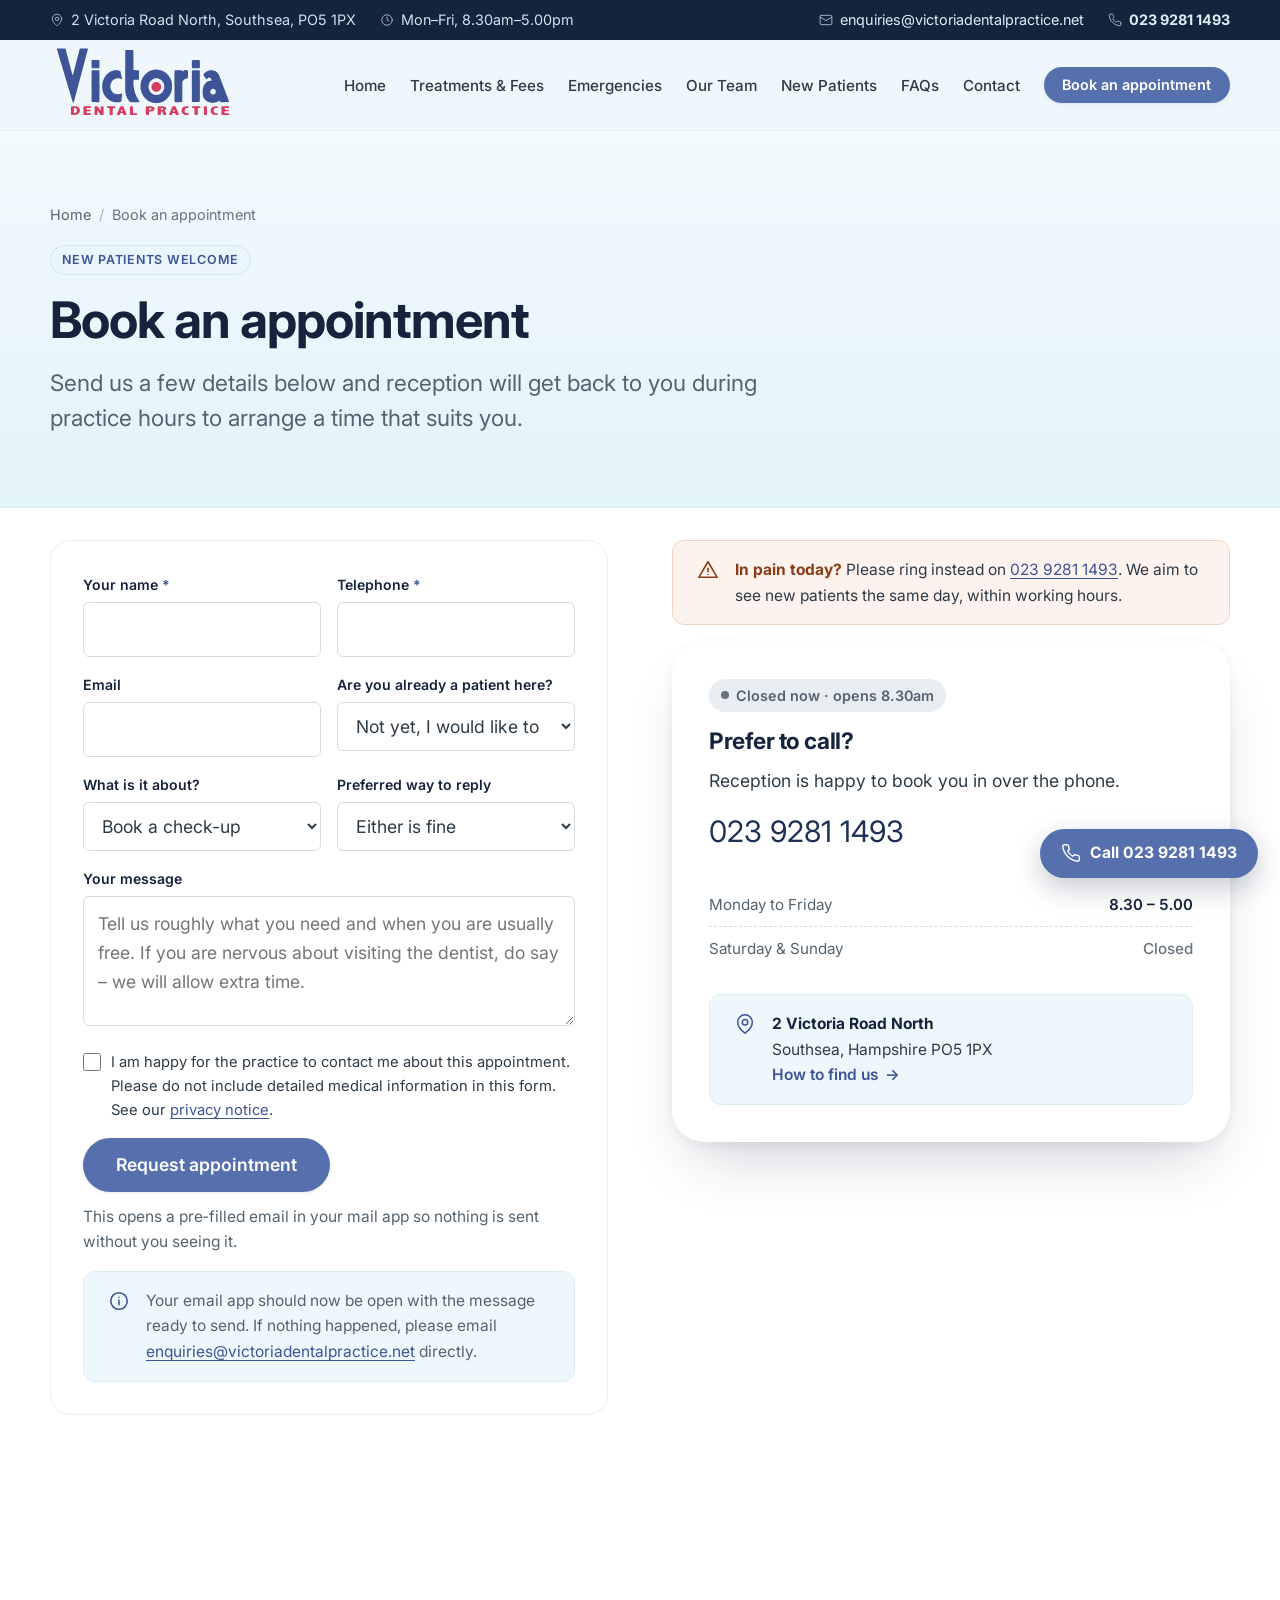
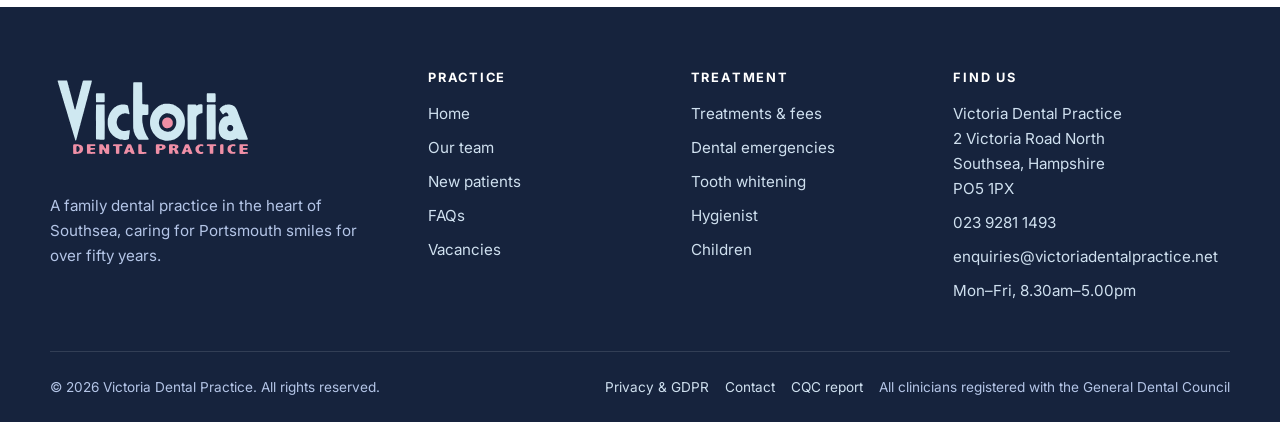
<file: book.html>
<!DOCTYPE html>
<html lang="en-GB">
<head>
<meta charset="utf-8">
<meta name="viewport" content="width=device-width, initial-scale=1">
<title>Book an Appointment in Southsea | Victoria Dental Practice</title>
<meta name="description" content="Book an appointment at Victoria Dental Practice in Southsea. Send a few details and reception will get back to you to confirm a time. In pain today? Call 023 9281 1493.">
<link rel="canonical" href="https://www.victoriadentalpractice.net/book.html">
<meta name="theme-color" content="#1f3057">
<meta name="robots" content="index, follow, max-image-preview:large">

<meta property="og:type" content="website">
<meta property="og:site_name" content="Victoria Dental Practice">
<meta property="og:title" content="Book an Appointment in Southsea | Victoria Dental Practice">
<meta property="og:description" content="Book an appointment at Victoria Dental Practice in Southsea. Send a few details and reception will get back to you to confirm a time. In pain today? Call 023 9281 1493.">
<meta property="og:url" content="https://www.victoriadentalpractice.net/book.html">
<meta property="og:locale" content="en_GB">
<meta property="og:image" content="https://www.victoriadentalpractice.net/og-image.png">
<meta name="twitter:card" content="summary_large_image">

<link rel="icon" href="favicon.svg" type="image/svg+xml">
<link rel="apple-touch-icon" href="favicon.svg">

<link rel="preconnect" href="https://fonts.googleapis.com">
<link rel="preconnect" href="https://fonts.gstatic.com" crossorigin>
<link rel="stylesheet" href="https://fonts.googleapis.com/css2?family=Inter:wght@400;500;600;700;800&display=swap">
<link rel="stylesheet" href="style.css?v=20260814d">
<noscript><style>.reveal{opacity:1 !important;transform:none !important;}</style></noscript>
<script type="application/ld+json">{"@context":"https://schema.org","@type":"BreadcrumbList","itemListElement":[{"@type":"ListItem","position":1,"name":"Home"},{"@type":"ListItem","position":2,"name":"Book an appointment","item":"https://www.victoriadentalpractice.net/book.html"}]}</script>
</head>
<body>
<a class="skip-link" href="#main">Skip to main content</a>

<div class="topbar">
  <div class="wrap topbar__inner">
    <ul class="topbar__list">
      <li class="topbar__item"><svg class="" width="24" height="24" viewBox="0 0 24 24" fill="none" stroke="currentColor" stroke-width="1.7" stroke-linecap="round" stroke-linejoin="round" aria-hidden="true"><path d="M20 10c0 6-8 12-8 12s-8-6-8-12a8 8 0 0 1 16 0z"/><circle cx="12" cy="10" r="3"/></svg><span>2 Victoria Road North, Southsea, PO5 1PX</span></li>
      <li class="topbar__item"><svg class="" width="24" height="24" viewBox="0 0 24 24" fill="none" stroke="currentColor" stroke-width="1.7" stroke-linecap="round" stroke-linejoin="round" aria-hidden="true"><circle cx="12" cy="12" r="9"/><path d="M12 7v5l3 2"/></svg><span>Mon&ndash;Fri, 8.30am&ndash;5.00pm</span></li>
    </ul>
    <ul class="topbar__list">
      <li class="topbar__item"><svg class="" width="24" height="24" viewBox="0 0 24 24" fill="none" stroke="currentColor" stroke-width="1.7" stroke-linecap="round" stroke-linejoin="round" aria-hidden="true"><rect x="2" y="4" width="20" height="16" rx="2"/><path d="m22 7-10 6L2 7"/></svg><a href="mailto:enquiries@victoriadentalpractice.net">enquiries@victoriadentalpractice.net</a></li>
      <li class="topbar__item"><svg class="" width="24" height="24" viewBox="0 0 24 24" fill="none" stroke="currentColor" stroke-width="1.7" stroke-linecap="round" stroke-linejoin="round" aria-hidden="true"><path d="M22 16.92v3a2 2 0 0 1-2.18 2 19.79 19.79 0 0 1-8.63-3.07 19.5 19.5 0 0 1-6-6 19.79 19.79 0 0 1-3.07-8.67A2 2 0 0 1 4.11 2h3a2 2 0 0 1 2 1.72c.13.96.36 1.9.7 2.81a2 2 0 0 1-.45 2.11L8.09 9.91a16 16 0 0 0 6 6l1.27-1.27a2 2 0 0 1 2.11-.45c.9.34 1.85.57 2.81.7A2 2 0 0 1 22 16.92z"/></svg><a href="tel:+442392811493"><strong>023 9281 1493</strong></a></li>
    </ul>
  </div>
</div>

<header class="site-header">
  <div class="wrap site-header__inner">
    <a class="brand" href="index.html">
      <svg class="brand__logo" width="190" height="90" xmlns="http://www.w3.org/2000/svg" viewBox="0 0 2140.000000 1016.000000" role="img" aria-label="Victoria Dental Practice">
  <g transform="translate(0.000000,1016.000000) scale(0.100000,-0.100000)" fill="var(--logo-word, #cfe8f1)"><path d="M775 9187 c-15 -12 -17 -22 -11 -76 4 -34 20 -95 36 -134 16 -40 31
-90 35 -112 10 -59 31 -128 49 -163 9 -18 23 -64 30 -105 8 -40 26 -101 39
-135 14 -33 32 -94 41 -134 9 -40 30 -111 46 -158 16 -47 34 -112 40 -145 7
-33 22 -83 36 -111 13 -28 32 -91 43 -140 11 -49 31 -116 45 -149 13 -33 27
-82 31 -110 4 -27 21 -83 37 -124 16 -41 36 -109 45 -150 8 -42 26 -101 38
-132 13 -30 35 -102 50 -160 14 -57 32 -116 41 -131 8 -15 21 -62 30 -104 8
-43 25 -102 38 -133 14 -31 34 -100 45 -154 12 -54 30 -115 40 -135 10 -20 29
-77 41 -127 12 -49 33 -117 45 -150 13 -33 28 -87 35 -120 6 -33 21 -82 32
-110 11 -27 31 -93 43 -145 13 -52 32 -116 44 -141 11 -26 27 -80 35 -120 8
-41 28 -108 44 -149 17 -41 36 -104 42 -140 6 -35 23 -92 36 -125 14 -33 34
-100 46 -150 11 -49 28 -106 38 -125 10 -19 25 -73 35 -120 9 -47 30 -114 45
-150 15 -36 35 -101 44 -145 9 -44 28 -107 41 -141 14 -34 30 -86 35 -115 6
-30 24 -90 40 -134 15 -44 37 -116 48 -160 10 -44 28 -102 40 -130 11 -27 25
-75 30 -106 6 -32 24 -91 40 -132 17 -41 33 -96 37 -123 4 -27 13 -72 21 -100
11 -41 20 -54 44 -64 16 -7 36 -10 44 -7 24 9 45 60 57 139 6 40 24 106 40
147 16 41 34 108 40 150 6 42 23 115 39 162 17 47 36 121 45 164 8 44 26 109
40 145 13 36 31 106 39 157 8 50 24 109 34 130 11 21 27 79 36 128 10 50 30
126 46 170 15 44 34 112 41 150 6 39 25 110 41 158 16 49 35 128 44 175 8 48
25 112 38 142 14 30 30 84 36 120 6 36 26 115 44 175 19 61 39 139 46 175 6
36 22 92 34 125 13 33 29 92 36 130 7 39 25 107 41 153 16 46 34 115 40 155 6
40 22 99 35 132 13 33 31 101 40 150 8 50 26 117 38 150 23 60 36 109 56 220
6 33 20 83 31 110 11 28 31 95 44 150 13 55 33 127 44 160 11 33 28 102 37
154 9 52 25 112 35 135 10 23 27 86 38 142 12 56 32 130 45 165 13 35 29 98
36 139 7 41 26 113 42 159 16 46 36 122 43 170 8 48 26 113 39 144 14 30 30
86 36 124 6 37 22 97 35 133 13 36 31 101 40 145 8 44 27 116 41 161 14 45 24
90 22 100 -8 42 -31 44 -470 42 -483 -3 -449 4 -473 -109 -7 -35 -26 -103 -43
-150 -16 -47 -33 -114 -37 -150 -4 -35 -16 -86 -27 -114 -10 -27 -34 -113 -53
-190 -18 -77 -42 -165 -53 -195 -10 -30 -23 -82 -27 -115 -4 -33 -18 -87 -30
-120 -13 -33 -33 -107 -45 -165 -12 -58 -32 -136 -45 -175 -13 -38 -31 -108
-39 -155 -8 -47 -26 -116 -40 -153 -14 -38 -31 -99 -37 -135 -6 -37 -24 -103
-39 -148 -15 -44 -31 -100 -34 -125 -12 -76 -27 -142 -42 -183 -8 -21 -28 -93
-44 -160 -16 -67 -36 -138 -45 -160 -9 -21 -23 -79 -31 -128 -18 -111 -37
-160 -59 -152 -8 4 -31 34 -49 68 -25 45 -39 87 -51 160 -9 54 -30 134 -46
178 -16 44 -29 91 -29 106 0 35 -32 152 -58 217 -11 28 -25 86 -32 130 -7 44
-24 111 -40 150 -15 38 -33 105 -39 148 -7 44 -25 116 -41 160 -15 45 -35 120
-45 166 -9 47 -23 98 -32 115 -9 17 -26 81 -38 142 -13 61 -28 121 -34 131
-13 25 -47 154 -55 213 -4 24 -18 76 -31 115 -13 38 -33 117 -45 174 -12 57
-28 117 -36 133 -8 15 -19 47 -23 71 -31 148 -45 206 -61 237 -10 19 -21 55
-25 79 -4 25 -17 54 -31 68 -23 23 -23 23 -467 23 -355 0 -447 -3 -462 -13z
M8523 9001 c-21 -13 -36 -33 -43 -58 -16 -56 -9 -4644 7 -4693 7 -19 19 -89
27 -156 11 -92 22 -136 45 -185 16 -35 38 -91 49 -124 27 -84 82 -202 120
-260 18 -27 32 -53 32 -58 0 -5 17 -31 38 -57 20 -26 45 -61 54 -77 34 -54
103 -133 143 -160 40 -28 40 -28 538 -28 538 0 508 -3 523 52 10 36 -3 67 -51
125 -25 30 -45 60 -45 65 0 6 -15 33 -34 60 -19 27 -45 72 -59 99 -14 28 -33
56 -41 63 -9 8 -16 21 -16 30 0 10 -16 44 -36 77 -20 32 -43 82 -51 109 -8 28
-28 75 -43 105 -16 30 -33 74 -39 96 -6 23 -24 70 -40 105 -15 35 -36 105 -46
154 -10 50 -26 106 -35 125 -17 34 -24 69 -55 250 -7 47 -20 121 -29 166 -36
195 -48 722 -18 796 6 15 20 31 30 37 11 6 126 12 269 14 278 4 295 7 307 68
11 56 7 913 -5 947 -21 60 -32 62 -309 62 -150 0 -259 4 -270 10 -11 6 -24 27
-30 48 -6 24 -10 392 -10 1087 0 980 -1 1052 -18 1085 -17 35 -17 35 -422 38
-387 2 -406 1 -437 -17z M4690 7868 c-19 -31 -20 -52 -20 -429 0 -403 4 -450
38 -465 9 -3 197 -6 417 -5 379 2 401 3 419 21 19 19 20 36 20 432 0 421 -2
446 -38 470 -6 4 -192 8 -414 8 -402 0 -402 0 -422 -32z M16033 7881 c-17 -11
-34 -30 -38 -42 -13 -39 -9 -781 3 -811 6 -15 23 -35 39 -45 25 -17 58 -18
408 -18 437 0 424 -2 444 82 8 33 11 164 9 415 -3 368 -3 368 -36 400 -32 33
-32 33 -415 36 -364 2 -384 1 -414 -17z M11780 6810 c-131 -9 -233 -26 -270
-45 -14 -7 -65 -25 -113 -39 -48 -14 -100 -34 -115 -44 -15 -11 -43 -25 -63
-31 -21 -7 -61 -29 -90 -50 -30 -21 -64 -41 -76 -45 -13 -4 -29 -13 -35 -20
-7 -6 -35 -27 -61 -45 -71 -49 -334 -316 -364 -370 -7 -13 -24 -37 -38 -55
-56 -68 -99 -132 -117 -174 -11 -25 -33 -65 -48 -89 -16 -25 -32 -59 -36 -77
-3 -17 -19 -56 -34 -86 -42 -84 -109 -367 -121 -512 -12 -132 -5 -431 12 -538
6 -36 21 -98 35 -138 13 -40 24 -80 24 -90 0 -36 31 -135 51 -163 11 -16 26
-50 34 -76 8 -26 28 -70 46 -97 17 -27 34 -59 39 -71 8 -22 103 -165 135 -204
47 -57 190 -217 204 -229 9 -7 32 -26 51 -43 139 -121 345 -255 444 -289 28
-9 70 -27 91 -38 22 -11 89 -32 149 -46 60 -15 114 -30 120 -35 19 -16 226
-30 406 -27 156 3 189 7 305 35 181 44 233 59 285 85 25 13 63 29 85 36 22 7
58 25 80 40 22 15 55 35 74 45 19 9 44 26 55 37 12 11 35 27 51 35 29 15 114
87 207 175 50 48 181 202 233 276 19 26 47 72 64 102 16 30 41 70 55 89 14 19
26 40 26 47 0 6 14 38 32 70 54 103 114 305 138 470 24 167 35 481 20 579 -5
33 -17 114 -26 180 -10 74 -25 140 -39 172 -13 29 -33 87 -45 129 -11 42 -29
89 -39 103 -10 14 -27 47 -38 72 -11 25 -34 65 -52 89 -17 24 -31 49 -31 56 0
6 -16 31 -36 55 -19 23 -44 59 -54 78 -17 33 -48 69 -198 226 -29 30 -66 62
-83 70 -16 9 -29 19 -29 24 0 14 -301 221 -323 221 -5 0 -37 14 -71 31 -142
73 -344 125 -533 139 -151 11 -201 11 -373 0z m293 -980 c83 -6 130 -15 155
-28 20 -10 60 -27 89 -36 29 -10 68 -28 88 -42 20 -13 53 -33 73 -43 53 -28
191 -159 233 -222 135 -204 163 -296 164 -539 0 -201 -24 -311 -97 -455 -28
-55 -61 -111 -73 -125 -12 -14 -27 -33 -32 -43 -20 -38 -189 -200 -223 -215
-19 -8 -53 -27 -75 -42 -40 -29 -148 -58 -301 -82 -65 -11 -86 -9 -225 17
-132 25 -166 36 -239 74 -47 24 -102 59 -123 77 -20 19 -41 34 -46 34 -10 0
-116 105 -157 156 -52 66 -113 190 -134 271 -11 43 -26 103 -35 133 -24 86
-20 236 9 344 14 50 32 120 41 155 9 35 24 76 34 90 10 14 26 48 36 74 10 26
26 53 35 60 9 7 27 28 40 47 40 57 160 168 239 221 41 27 78 49 83 49 5 0 40
13 78 30 109 48 174 55 363 40z M15275 6763 c-63 -15 -188 -54 -208 -64 -12
-7 -37 -25 -56 -41 -18 -16 -40 -27 -48 -24 -8 3 -18 6 -22 6 -3 0 -15 15 -25
34 -10 18 -30 39 -44 46 -19 9 -138 14 -413 18 -385 5 -385 5 -407 -23 -22
-28 -22 -28 -22 -1760 0 -1199 3 -1741 11 -1763 18 -53 33 -55 431 -50 405 4
414 6 435 68 9 26 12 314 12 1151 1 1116 1 1116 44 1170 44 58 124 137 179
180 64 49 220 118 303 134 43 8 86 22 95 30 13 14 15 71 18 414 3 399 3 399
-23 429 -20 24 -38 32 -88 41 -64 11 -135 13 -172 4z M18130 6744 c-171 -20
-211 -27 -255 -41 -27 -9 -59 -22 -70 -29 -11 -7 -49 -22 -83 -33 -35 -11 -79
-33 -97 -48 -18 -16 -66 -53 -105 -83 -40 -30 -81 -66 -92 -80 -11 -14 -40
-47 -65 -73 -44 -46 -72 -101 -72 -142 -1 -11 15 -42 34 -70 20 -27 51 -74 70
-102 19 -29 38 -53 43 -53 5 0 19 -19 32 -42 13 -24 41 -65 62 -91 21 -27 38
-53 38 -58 0 -16 64 -49 96 -49 20 0 39 9 55 26 13 14 57 51 98 82 66 50 80
56 131 60 43 3 66 -1 97 -17 75 -38 163 -183 163 -268 0 -36 -28 -82 -53 -87
-12 -3 -65 -7 -117 -10 -136 -7 -184 -19 -282 -69 -102 -52 -154 -93 -226
-179 -98 -116 -122 -149 -142 -196 -12 -25 -27 -53 -34 -62 -7 -8 -24 -46 -36
-85 -13 -38 -29 -79 -37 -91 -36 -57 -79 -378 -77 -594 0 -58 10 -181 21 -273
18 -136 28 -181 52 -235 17 -37 35 -86 41 -109 6 -23 15 -45 20 -48 6 -4 28
-33 50 -65 52 -77 189 -213 248 -247 26 -14 54 -32 62 -39 8 -6 40 -22 70 -34
30 -12 84 -35 120 -51 38 -17 116 -37 185 -50 277 -48 308 -48 550 -4 97 17
158 34 200 55 33 16 76 36 95 44 19 8 54 29 77 47 36 27 46 31 79 24 24 -4 50
-19 69 -39 16 -17 55 -46 86 -64 56 -31 56 -31 468 -30 228 1 424 3 438 6 25
5 53 47 53 82 0 11 -13 44 -29 73 -16 28 -32 70 -36 92 -4 22 -22 72 -41 111
-19 39 -38 92 -43 117 -4 25 -19 65 -33 89 -14 23 -35 76 -47 115 -12 40 -30
87 -41 105 -10 18 -27 65 -38 103 -11 39 -29 86 -40 105 -11 19 -32 73 -46
120 -14 47 -33 95 -42 108 -8 12 -24 54 -35 93 -11 39 -30 92 -43 117 -13 26
-27 63 -31 82 -4 19 -22 67 -40 105 -19 39 -39 93 -46 120 -6 28 -21 68 -32
90 -20 38 -57 138 -116 310 -16 44 -39 103 -53 130 -14 28 -31 75 -38 105 -7
30 -24 77 -37 104 -14 27 -32 72 -40 100 -8 28 -27 73 -41 101 -13 27 -33 77
-42 110 -10 33 -29 85 -43 115 -14 30 -30 74 -37 97 -6 24 -23 64 -39 90 -16
27 -41 68 -55 93 -59 98 -169 230 -192 230 -5 0 -25 13 -45 29 -20 16 -79 50
-133 76 -75 35 -119 49 -194 60 -109 17 -239 25 -292 19z m347 -2110 c26 -9
76 -38 109 -65 46 -36 67 -62 84 -101 20 -47 22 -61 15 -153 -4 -55 -13 -113
-19 -130 -46 -109 -203 -196 -320 -179 -136 21 -259 150 -273 288 -5 48 -1 69
32 156 21 55 41 100 44 100 4 0 26 16 50 36 23 20 61 42 84 50 58 18 137 17
194 -2z M4696 6719 c-21 -17 -21 -17 -24 -1746 -2 -1215 0 -1739 8 -1765 6
-21 21 -43 33 -50 17 -10 115 -13 408 -13 367 0 388 1 408 19 12 11 25 35 30
55 5 20 8 787 7 1754 -1 1719 -1 1719 -30 1743 -29 25 -29 25 -423 23 -358 -2
-397 -4 -417 -20z M7400 6734 c-218 -18 -279 -27 -330 -50 -30 -13 -76 -28
-103 -34 -56 -12 -213 -89 -278 -136 -26 -19 -50 -34 -54 -34 -4 0 -24 -15
-44 -32 -20 -18 -57 -49 -81 -68 -78 -61 -194 -188 -239 -262 -12 -21 -28 -41
-36 -45 -7 -5 -24 -30 -38 -58 -14 -27 -34 -59 -44 -70 -25 -27 -97 -160 -113
-210 -7 -22 -25 -65 -41 -95 -15 -30 -35 -91 -44 -135 -10 -44 -26 -100 -35
-125 -29 -70 -40 -165 -47 -378 -7 -224 7 -422 37 -534 11 -40 29 -106 40
-147 10 -41 33 -108 51 -150 17 -42 39 -94 47 -116 9 -22 21 -47 28 -55 6 -8
21 -34 33 -58 21 -41 74 -119 139 -202 65 -84 243 -248 362 -334 120 -86 356
-200 449 -216 35 -6 87 -20 115 -30 76 -28 188 -40 376 -40 192 0 307 13 362
41 20 10 44 19 52 19 8 0 28 11 44 24 28 25 29 26 41 198 7 95 21 210 31 254
11 45 26 150 34 233 13 138 11 199 -8 230 -11 17 -45 13 -80 -8 -17 -10 -65
-24 -106 -31 -41 -7 -90 -18 -107 -26 -18 -7 -77 -18 -131 -24 -108 -13 -156
-7 -316 35 -68 19 -108 37 -170 79 -91 61 -131 92 -159 121 -28 31 -102 135
-126 180 -12 22 -31 54 -42 71 -10 17 -28 71 -39 120 -11 49 -28 121 -36 159
-20 88 -13 203 22 332 13 51 24 101 24 110 0 10 12 38 25 63 14 25 35 65 46
90 19 40 103 154 142 191 40 39 86 78 113 95 16 10 45 30 64 45 19 15 46 30
60 34 14 4 52 20 86 36 43 20 89 31 165 39 148 17 273 2 374 -44 28 -13 77
-27 107 -31 50 -6 57 -5 67 13 16 30 13 65 -10 123 -11 29 -29 118 -40 198
-11 80 -31 184 -45 231 -13 47 -30 128 -36 180 -11 85 -15 98 -45 131 -47 52
-107 78 -205 90 -99 12 -245 18 -308 13z M16043 6725 c-17 -7 -36 -23 -43 -34
-8 -16 -11 -486 -10 -1743 0 -1637 1 -1723 18 -1752 10 -18 32 -36 52 -43 46
-16 712 -15 761 1 23 8 41 24 56 51 23 40 23 40 22 1740 -1 935 -4 1711 -8
1724 -3 13 -18 33 -33 44 -25 19 -46 20 -405 22 -296 2 -386 0 -410 -10z"/></g>
  <g transform="translate(0.000000,1016.000000) scale(0.100000,-0.100000)" fill="var(--logo-sub, #738bc4)"><path d="M11893 5410 c-24 -5 -57 -16 -75 -24 -18 -9 -53 -22 -77 -31 -57 -20
-133 -78 -193 -149 -36 -40 -57 -79 -84 -153 -31 -86 -36 -109 -36 -191 0 -79
5 -106 34 -188 28 -82 43 -108 98 -172 62 -71 99 -99 210 -154 38 -19 65 -23
177 -26 74 -2 154 1 183 7 68 15 194 92 249 153 48 53 66 81 109 168 26 53 27
61 27 215 0 160 0 160 -48 247 -36 65 -67 104 -118 151 -78 71 -81 73 -193
117 -86 33 -191 45 -263 30z M15305 2683 c-57 -13 -194 -57 -220 -71 -71 -36
-136 -95 -179 -161 -55 -86 -65 -122 -69 -242 -3 -146 7 -198 58 -274 40 -61
139 -165 158 -165 4 0 42 -17 85 -37 77 -38 77 -38 232 -41 186 -4 226 5 252
58 25 49 24 122 -2 145 -12 11 -28 15 -42 12 -13 -3 -43 -11 -68 -17 -53 -13
-118 -6 -180 21 -61 27 -77 44 -118 124 -32 64 -35 77 -34 150 1 68 6 90 32
147 23 50 45 78 82 107 59 48 102 56 233 47 87 -7 94 -6 104 13 6 11 11 40 11
64 0 66 -25 92 -110 111 -65 15 -180 20 -225 9z M18575 2683 c-107 -25 -218
-69 -276 -109 -90 -61 -157 -159 -175 -253 -30 -150 -9 -320 48 -398 61 -83
120 -132 218 -181 95 -47 95 -47 265 -47 188 0 226 8 243 53 18 46 22 79 16
111 -10 47 -31 53 -114 35 -60 -14 -81 -15 -124 -5 -101 23 -128 42 -176 122
-42 70 -45 79 -48 162 -4 84 -2 91 29 154 20 38 54 83 82 109 57 51 96 60 232
50 111 -8 120 -1 120 81 0 45 -4 58 -23 74 -39 31 -118 49 -211 48 -47 -1 -95
-3 -106 -6z M2386 2663 c-45 -24 -47 -42 -44 -500 3 -399 4 -434 21 -450 15
-15 40 -18 175 -21 86 -2 204 1 262 7 192 20 394 106 443 189 10 17 22 32 26
32 15 0 41 62 65 157 14 56 26 112 26 125 0 13 -13 73 -28 134 -25 97 -34 118
-70 159 -22 25 -65 64 -95 85 -45 32 -72 42 -153 59 -136 27 -219 34 -427 35
-122 1 -185 -3 -201 -11z m469 -192 c41 -19 125 -112 137 -154 10 -35 9 -199
-2 -237 -16 -57 -98 -150 -150 -171 -51 -20 -102 -24 -130 -9 -34 18 -40 65
-39 289 1 119 4 229 8 246 3 17 16 35 31 42 36 18 98 16 145 -6z M3819 2669
c-17 -4 -40 -16 -52 -27 -19 -20 -20 -32 -18 -462 1 -243 4 -447 7 -455 3 -8
28 -18 55 -24 64 -14 718 -15 754 -1 14 5 30 22 36 37 13 36 3 95 -22 122 -19
20 -29 21 -220 21 -201 0 -201 0 -230 29 -26 26 -29 36 -29 89 0 50 4 66 26
91 26 31 26 31 187 31 175 0 234 9 254 36 17 24 16 84 -3 109 -14 19 -30 20
-215 25 -201 5 -201 5 -225 33 -33 39 -34 114 -1 145 22 21 32 22 231 22 207
0 207 0 233 26 23 23 25 31 19 72 -12 88 4 85 -400 86 -195 1 -369 -2 -387 -5z
M5082 2670 c-74 -11 -71 9 -72 -492 0 -381 2 -449 15 -461 17 -17 163 -33 226
-24 22 3 49 13 60 23 18 16 19 32 19 215 0 167 2 200 16 213 18 18 22 16 81
-31 29 -23 46 -47 58 -82 8 -27 29 -66 45 -87 16 -22 30 -44 30 -49 0 -17 39
-85 80 -140 39 -53 39 -53 125 -60 99 -8 216 1 241 19 15 11 17 53 19 447 1
253 -2 446 -8 462 -5 15 -17 32 -27 37 -28 15 -201 23 -232 11 -16 -6 -37 -25
-47 -42 -17 -28 -18 -46 -14 -192 4 -132 2 -166 -9 -181 -31 -40 -106 7 -134
82 -10 26 -28 61 -40 77 -13 17 -32 51 -43 77 -24 56 -93 153 -119 166 -21 12
-213 20 -270 12z M6460 2664 c-35 -15 -60 -51 -60 -85 0 -69 23 -81 164 -89
158 -8 146 25 146 -401 0 -407 -7 -382 105 -394 65 -7 178 -1 211 12 8 3 20
17 25 30 5 13 9 177 9 364 0 340 0 340 25 364 22 23 32 25 107 25 138 0 178
20 178 89 0 44 -9 60 -43 78 -26 13 -88 15 -435 17 -285 1 -413 -2 -432 -10z
M7960 2671 c-20 -4 -41 -10 -47 -14 -18 -12 -90 -149 -103 -197 -6 -25 -25
-68 -40 -97 -16 -28 -35 -73 -41 -100 -6 -26 -24 -70 -39 -98 -15 -27 -35 -77
-44 -110 -10 -33 -27 -75 -38 -93 -19 -31 -72 -168 -85 -219 -9 -37 28 -48
167 -48 74 1 133 5 146 12 13 8 26 33 37 73 20 72 50 103 110 119 42 10 148 8
186 -4 23 -7 75 -79 101 -139 13 -30 28 -50 45 -56 15 -6 72 -10 128 -10 99 0
171 12 182 30 7 12 -48 176 -78 230 -14 25 -28 61 -32 80 -4 19 -20 60 -36 90
-16 30 -38 82 -49 114 -11 33 -29 75 -40 93 -10 18 -26 54 -34 80 -11 40 -63
159 -95 223 -15 30 -65 43 -166 46 -55 2 -116 0 -135 -5z m144 -383 c8 -13 22
-56 31 -96 15 -66 15 -75 1 -97 -19 -29 -48 -39 -92 -30 -41 7 -74 37 -74 66
0 11 14 48 31 82 49 99 75 118 103 75z M9035 2667 c-38 -21 -41 -58 -40 -505
2 -392 3 -435 19 -450 15 -15 53 -17 349 -20 183 -2 356 -1 384 3 65 8 92 29
100 77 5 33 2 41 -30 73 -35 35 -35 35 -211 35 -185 0 -210 5 -249 48 -16 18
-18 49 -20 355 -2 337 -2 337 -29 363 -25 25 -31 27 -141 28 -64 2 -123 -2
-132 -7z M10861 2667 c-16 -4 -39 -19 -50 -33 -20 -26 -21 -38 -21 -450 0
-237 4 -433 9 -447 14 -37 88 -51 215 -43 140 9 136 3 136 193 0 147 1 155 23
177 21 21 35 23 153 28 122 5 135 8 237 48 96 38 112 48 151 94 24 28 48 60
53 71 19 37 24 96 13 149 -9 43 -20 61 -63 104 -61 60 -99 75 -245 98 -115 17
-556 26 -611 11z m530 -203 c27 -27 38 -106 18 -131 -35 -42 -163 -76 -214
-57 -25 10 -45 58 -45 109 0 88 25 106 142 102 64 -2 81 -6 99 -23z M12224
2672 c-10 -1 -29 -5 -42 -8 -47 -10 -49 -37 -47 -494 1 -234 5 -433 9 -443 5
-9 20 -20 35 -24 43 -12 264 -9 287 5 29 15 34 50 34 213 0 137 0 138 26 158
28 22 54 21 106 -6 33 -16 51 -49 68 -123 7 -30 26 -96 42 -146 23 -72 35 -94
54 -103 30 -13 213 -14 268 -2 59 14 63 22 39 93 -12 35 -27 86 -33 113 -15
66 -58 138 -119 203 -71 73 -67 109 16 141 17 7 50 31 72 53 80 81 78 201 -4
277 -50 46 -76 55 -250 82 -107 17 -167 20 -336 17 -113 -2 -214 -4 -225 -6z
m465 -193 c18 -6 38 -24 46 -40 16 -30 19 -77 7 -95 -11 -17 -103 -71 -134
-78 -65 -15 -108 35 -108 128 0 47 4 57 26 75 30 24 109 29 163 10z M13853
2673 c-24 -5 -80 -67 -106 -118 -8 -16 -18 -46 -22 -65 -4 -19 -20 -57 -35
-85 -16 -27 -35 -73 -43 -101 -8 -28 -26 -73 -40 -100 -14 -27 -32 -71 -40
-99 -8 -27 -29 -76 -46 -109 -17 -32 -31 -65 -31 -74 0 -9 -16 -49 -36 -89
-45 -91 -43 -123 6 -136 19 -5 84 -7 143 -5 131 5 153 18 180 99 9 29 27 64
40 76 29 29 114 46 194 37 73 -7 94 -23 119 -91 41 -112 73 -127 252 -121 138
4 147 10 128 91 -7 29 -27 79 -44 112 -17 33 -36 80 -42 105 -6 25 -22 61 -35
81 -13 20 -31 63 -40 95 -10 33 -28 78 -42 102 -13 24 -31 66 -40 95 -8 29
-27 75 -43 102 -15 28 -31 66 -35 85 -18 89 -58 111 -209 114 -61 2 -121 1
-133 -1z m171 -411 c18 -35 31 -122 22 -155 -3 -15 -18 -30 -36 -37 -33 -14
-93 -8 -116 11 -29 24 -9 145 32 190 10 11 30 19 50 19 27 0 37 -6 48 -28z
M16062 2668 c-58 -15 -90 -86 -62 -138 14 -26 70 -40 163 -40 69 0 81 -3 102
-25 25 -24 25 -24 25 -373 0 -329 1 -351 19 -373 19 -23 24 -24 158 -24 90 0
145 4 159 12 12 7 24 27 28 44 3 17 6 182 6 365 0 402 -10 374 130 374 105 0
155 16 170 55 16 41 -1 87 -39 109 -31 18 -57 19 -430 21 -219 0 -411 -3 -429
-7z M17415 2665 c-22 -8 -45 -22 -52 -32 -10 -13 -13 -118 -13 -455 0 -504 -7
-471 96 -484 81 -10 214 3 236 23 17 15 18 44 16 466 -3 450 -3 450 -29 469
-21 16 -46 21 -120 23 -63 2 -107 -1 -134 -10z M19408 2672 c-81 -5 -78 16
-78 -494 0 -381 2 -449 15 -461 22 -23 143 -29 497 -25 348 3 345 3 349 63 5
56 -1 81 -21 103 -20 21 -28 22 -217 22 -187 0 -198 1 -229 22 -54 37 -67 87
-40 151 25 61 46 67 225 67 88 0 170 4 183 9 37 15 68 50 68 77 0 15 -12 38
-29 55 -29 29 -29 29 -196 29 -221 0 -258 16 -258 114 0 31 6 45 27 63 26 22
32 23 234 23 225 0 243 4 256 55 8 31 -9 98 -28 114 -10 8 -116 12 -363 14
-191 1 -369 1 -395 -1z"/></g>
</svg>
    </a>

    <button class="nav-toggle" type="button" aria-expanded="false"
            aria-controls="primary-nav" aria-label="Menu">
      <svg class="icon-open" width="24" height="24" viewBox="0 0 24 24" fill="none" stroke="currentColor" stroke-width="1.7" stroke-linecap="round" stroke-linejoin="round" aria-hidden="true"><path d="M4 7h16M4 12h16M4 17h16"/></svg><svg class="icon-close" width="24" height="24" viewBox="0 0 24 24" fill="none" stroke="currentColor" stroke-width="1.7" stroke-linecap="round" stroke-linejoin="round" aria-hidden="true"><path d="m6 6 12 12M18 6 6 18"/></svg>
    </button>

    <nav class="nav" id="primary-nav" aria-label="Primary">
      <ul class="nav__list">
        <li><a class="nav__link" href="index.html">Home</a></li>
        <li><a class="nav__link" href="treatments.html">Treatments &amp; Fees</a></li>
        <li><a class="nav__link" href="emergencies.html">Emergencies</a></li>
        <li><a class="nav__link" href="team.html">Our Team</a></li>
        <li><a class="nav__link" href="new-patients.html">New Patients</a></li>
        <li><a class="nav__link" href="faqs.html">FAQs</a></li>
        <li><a class="nav__link" href="contact.html">Contact</a></li>
        </ul>
      <a class="btn btn--primary btn--sm" href="book.html">Book an appointment</a>
    </nav>
  </div>
</header>

<main id="main">

<section class="page-head">
  <div class="wrap">
    <nav class="breadcrumb" aria-label="Breadcrumb"><ol><li><a href="index.html">Home</a></li><li>Book an appointment</li></ol></nav>
    <div class="page-head__inner">
      <p class="mb-4"><span class="tag">New patients welcome</span></p><h1>Book an appointment</h1>
      <p class="lede">Send us a few details below and reception will get back to you during practice hours to arrange a time that suits you.</p>
    </div>
  </div>
</section>


<section class="section" id="enquiry" style="padding-top:var(--sp-6);">
  <div class="wrap split split--top">
    <form class="card reveal" data-mailto-form novalidate style="padding:var(--sp-6);">
      <div class="form-grid">
        <div class="field">
          <label for="f-name">Your name <span class="req" aria-hidden="true">*</span></label>
          <input id="f-name" name="name" type="text" autocomplete="name" required>
        </div>
        <div class="field">
          <label for="f-phone">Telephone <span class="req" aria-hidden="true">*</span></label>
          <input id="f-phone" name="phone" type="tel" autocomplete="tel" required>
        </div>
        <div class="field">
          <label for="f-email">Email</label>
          <input id="f-email" name="email" type="email" autocomplete="email">
        </div>
        <div class="field">
          <label for="f-status">Are you already a patient here?</label>
          <select id="f-status" name="status">
            <option>Not yet, I would like to register</option>
            <option>Yes, I am a registered patient</option>
            <option>I would like a second opinion</option>
            <option>Enquiring for my child</option>
          </select>
        </div>
        <div class="field">
          <label for="f-subject">What is it about?</label>
          <select id="f-subject" name="subject">
            <option>Book a check-up</option>
            <option>Hygienist appointment</option>
            <option>Tooth whitening</option>
            <option>Crown, bridge or veneer</option>
            <option>Denplan and payment plans</option>
            <option>Something is hurting</option>
            <option>General enquiry</option>
          </select>
        </div>
        <div class="field">
          <label for="f-pref">Preferred way to reply</label>
          <select id="f-pref" name="preferred">
            <option>Either is fine</option>
            <option>Phone call</option>
            <option>Email</option>
          </select>
        </div>
        <div class="field full">
          <label for="f-message">Your message</label>
          <textarea id="f-message" name="message"
            placeholder="Tell us roughly what you need and when you are usually free. If you are nervous about visiting the dentist, do say &ndash; we will allow extra time."></textarea>
        </div>
        <div class="full">
          <label class="checkbox">
            <input type="checkbox" name="consent" required>
            <span>I am happy for the practice to contact me about this appointment. Please do
            not include detailed medical information in this form. See our
            <a href="privacy.html">privacy notice</a>.</span>
          </label>
        </div>
        <div class="full">
          <button class="btn btn--primary btn--lg" type="submit">Request appointment</button>
          <p class="field__hint mt-3">This opens a pre&#8209;filled email in your mail
          app so nothing is sent without you seeing it.</p>
          <p class="notice mt-4" data-form-status hidden tabindex="-1"><svg class="" width="24" height="24" viewBox="0 0 24 24" fill="none" stroke="currentColor" stroke-width="1.7" stroke-linecap="round" stroke-linejoin="round" aria-hidden="true"><circle cx="12" cy="12" r="9"/><path d="M12 11v5"/><path d="M12 8h.01"/></svg>
            <span>Your email app should now be open with the message ready to send. If
            nothing happened, please email
            <a href="mailto:enquiries@victoriadentalpractice.net">enquiries@victoriadentalpractice.net</a> directly.</span></p>
        </div>
      </div>
    </form>

    <aside class="reveal" data-delay="100">
      <div class="notice notice--urgent mb-4"><svg class="" width="24" height="24" viewBox="0 0 24 24" fill="none" stroke="currentColor" stroke-width="1.7" stroke-linecap="round" stroke-linejoin="round" aria-hidden="true"><path d="M12 3 2 20h20L12 3z"/><path d="M12 10v4"/><path d="M12 17h.01"/></svg>
        <div><strong>In pain today?</strong> Please ring instead on
        <a href="tel:+442392811493">023 9281 1493</a>. We aim to see new patients the
        same day, within working hours.</div>
      </div>
      <div class="hero__card">
        <p class="is-open-pill" data-open-status><span class="dot"></span>Mon&ndash;Fri, 8.30am&ndash;5.00pm</p>
        <h2 class="mt-4" style="font-size:var(--step-1);">Prefer to call?</h2>
        <p class="mt-3">Reception is happy to book you in over the phone.</p>
        <p class="mt-3"><a class="cta-band__phone" style="color:var(--blue-800);" href="tel:+442392811493">023 9281 1493</a></p>
        <ul class="hours-list mt-4">
          <li><span class="day">Monday to Friday</span><span class="time">8.30 &ndash; 5.00</span></li>
          <li><span class="day">Saturday &amp; Sunday</span><span class="time time--closed">Closed</span></li>
        </ul>
        <div class="notice mt-4"><svg class="" width="24" height="24" viewBox="0 0 24 24" fill="none" stroke="currentColor" stroke-width="1.7" stroke-linecap="round" stroke-linejoin="round" aria-hidden="true"><path d="M20 10c0 6-8 12-8 12s-8-6-8-12a8 8 0 0 1 16 0z"/><circle cx="12" cy="10" r="3"/></svg>
          <div><strong>2 Victoria Road North</strong><br>Southsea, Hampshire PO5 1PX<br>
          <a class="link-arrow" href="contact.html">How to find us</a></div>
        </div>
      </div>
    </aside>
  </div>
</section>


</main>

<footer class="site-footer">
  <div class="wrap">
    <div class="footer-grid">
      <div class="footer__brand">
        <a class="brand" href="index.html">
          <svg class="brand__logo" width="190" height="90" xmlns="http://www.w3.org/2000/svg" viewBox="0 0 2140.000000 1016.000000" role="img" aria-label="Victoria Dental Practice">
  <g transform="translate(0.000000,1016.000000) scale(0.100000,-0.100000)" fill="var(--logo-word, #cfe8f1)"><path d="M775 9187 c-15 -12 -17 -22 -11 -76 4 -34 20 -95 36 -134 16 -40 31
-90 35 -112 10 -59 31 -128 49 -163 9 -18 23 -64 30 -105 8 -40 26 -101 39
-135 14 -33 32 -94 41 -134 9 -40 30 -111 46 -158 16 -47 34 -112 40 -145 7
-33 22 -83 36 -111 13 -28 32 -91 43 -140 11 -49 31 -116 45 -149 13 -33 27
-82 31 -110 4 -27 21 -83 37 -124 16 -41 36 -109 45 -150 8 -42 26 -101 38
-132 13 -30 35 -102 50 -160 14 -57 32 -116 41 -131 8 -15 21 -62 30 -104 8
-43 25 -102 38 -133 14 -31 34 -100 45 -154 12 -54 30 -115 40 -135 10 -20 29
-77 41 -127 12 -49 33 -117 45 -150 13 -33 28 -87 35 -120 6 -33 21 -82 32
-110 11 -27 31 -93 43 -145 13 -52 32 -116 44 -141 11 -26 27 -80 35 -120 8
-41 28 -108 44 -149 17 -41 36 -104 42 -140 6 -35 23 -92 36 -125 14 -33 34
-100 46 -150 11 -49 28 -106 38 -125 10 -19 25 -73 35 -120 9 -47 30 -114 45
-150 15 -36 35 -101 44 -145 9 -44 28 -107 41 -141 14 -34 30 -86 35 -115 6
-30 24 -90 40 -134 15 -44 37 -116 48 -160 10 -44 28 -102 40 -130 11 -27 25
-75 30 -106 6 -32 24 -91 40 -132 17 -41 33 -96 37 -123 4 -27 13 -72 21 -100
11 -41 20 -54 44 -64 16 -7 36 -10 44 -7 24 9 45 60 57 139 6 40 24 106 40
147 16 41 34 108 40 150 6 42 23 115 39 162 17 47 36 121 45 164 8 44 26 109
40 145 13 36 31 106 39 157 8 50 24 109 34 130 11 21 27 79 36 128 10 50 30
126 46 170 15 44 34 112 41 150 6 39 25 110 41 158 16 49 35 128 44 175 8 48
25 112 38 142 14 30 30 84 36 120 6 36 26 115 44 175 19 61 39 139 46 175 6
36 22 92 34 125 13 33 29 92 36 130 7 39 25 107 41 153 16 46 34 115 40 155 6
40 22 99 35 132 13 33 31 101 40 150 8 50 26 117 38 150 23 60 36 109 56 220
6 33 20 83 31 110 11 28 31 95 44 150 13 55 33 127 44 160 11 33 28 102 37
154 9 52 25 112 35 135 10 23 27 86 38 142 12 56 32 130 45 165 13 35 29 98
36 139 7 41 26 113 42 159 16 46 36 122 43 170 8 48 26 113 39 144 14 30 30
86 36 124 6 37 22 97 35 133 13 36 31 101 40 145 8 44 27 116 41 161 14 45 24
90 22 100 -8 42 -31 44 -470 42 -483 -3 -449 4 -473 -109 -7 -35 -26 -103 -43
-150 -16 -47 -33 -114 -37 -150 -4 -35 -16 -86 -27 -114 -10 -27 -34 -113 -53
-190 -18 -77 -42 -165 -53 -195 -10 -30 -23 -82 -27 -115 -4 -33 -18 -87 -30
-120 -13 -33 -33 -107 -45 -165 -12 -58 -32 -136 -45 -175 -13 -38 -31 -108
-39 -155 -8 -47 -26 -116 -40 -153 -14 -38 -31 -99 -37 -135 -6 -37 -24 -103
-39 -148 -15 -44 -31 -100 -34 -125 -12 -76 -27 -142 -42 -183 -8 -21 -28 -93
-44 -160 -16 -67 -36 -138 -45 -160 -9 -21 -23 -79 -31 -128 -18 -111 -37
-160 -59 -152 -8 4 -31 34 -49 68 -25 45 -39 87 -51 160 -9 54 -30 134 -46
178 -16 44 -29 91 -29 106 0 35 -32 152 -58 217 -11 28 -25 86 -32 130 -7 44
-24 111 -40 150 -15 38 -33 105 -39 148 -7 44 -25 116 -41 160 -15 45 -35 120
-45 166 -9 47 -23 98 -32 115 -9 17 -26 81 -38 142 -13 61 -28 121 -34 131
-13 25 -47 154 -55 213 -4 24 -18 76 -31 115 -13 38 -33 117 -45 174 -12 57
-28 117 -36 133 -8 15 -19 47 -23 71 -31 148 -45 206 -61 237 -10 19 -21 55
-25 79 -4 25 -17 54 -31 68 -23 23 -23 23 -467 23 -355 0 -447 -3 -462 -13z
M8523 9001 c-21 -13 -36 -33 -43 -58 -16 -56 -9 -4644 7 -4693 7 -19 19 -89
27 -156 11 -92 22 -136 45 -185 16 -35 38 -91 49 -124 27 -84 82 -202 120
-260 18 -27 32 -53 32 -58 0 -5 17 -31 38 -57 20 -26 45 -61 54 -77 34 -54
103 -133 143 -160 40 -28 40 -28 538 -28 538 0 508 -3 523 52 10 36 -3 67 -51
125 -25 30 -45 60 -45 65 0 6 -15 33 -34 60 -19 27 -45 72 -59 99 -14 28 -33
56 -41 63 -9 8 -16 21 -16 30 0 10 -16 44 -36 77 -20 32 -43 82 -51 109 -8 28
-28 75 -43 105 -16 30 -33 74 -39 96 -6 23 -24 70 -40 105 -15 35 -36 105 -46
154 -10 50 -26 106 -35 125 -17 34 -24 69 -55 250 -7 47 -20 121 -29 166 -36
195 -48 722 -18 796 6 15 20 31 30 37 11 6 126 12 269 14 278 4 295 7 307 68
11 56 7 913 -5 947 -21 60 -32 62 -309 62 -150 0 -259 4 -270 10 -11 6 -24 27
-30 48 -6 24 -10 392 -10 1087 0 980 -1 1052 -18 1085 -17 35 -17 35 -422 38
-387 2 -406 1 -437 -17z M4690 7868 c-19 -31 -20 -52 -20 -429 0 -403 4 -450
38 -465 9 -3 197 -6 417 -5 379 2 401 3 419 21 19 19 20 36 20 432 0 421 -2
446 -38 470 -6 4 -192 8 -414 8 -402 0 -402 0 -422 -32z M16033 7881 c-17 -11
-34 -30 -38 -42 -13 -39 -9 -781 3 -811 6 -15 23 -35 39 -45 25 -17 58 -18
408 -18 437 0 424 -2 444 82 8 33 11 164 9 415 -3 368 -3 368 -36 400 -32 33
-32 33 -415 36 -364 2 -384 1 -414 -17z M11780 6810 c-131 -9 -233 -26 -270
-45 -14 -7 -65 -25 -113 -39 -48 -14 -100 -34 -115 -44 -15 -11 -43 -25 -63
-31 -21 -7 -61 -29 -90 -50 -30 -21 -64 -41 -76 -45 -13 -4 -29 -13 -35 -20
-7 -6 -35 -27 -61 -45 -71 -49 -334 -316 -364 -370 -7 -13 -24 -37 -38 -55
-56 -68 -99 -132 -117 -174 -11 -25 -33 -65 -48 -89 -16 -25 -32 -59 -36 -77
-3 -17 -19 -56 -34 -86 -42 -84 -109 -367 -121 -512 -12 -132 -5 -431 12 -538
6 -36 21 -98 35 -138 13 -40 24 -80 24 -90 0 -36 31 -135 51 -163 11 -16 26
-50 34 -76 8 -26 28 -70 46 -97 17 -27 34 -59 39 -71 8 -22 103 -165 135 -204
47 -57 190 -217 204 -229 9 -7 32 -26 51 -43 139 -121 345 -255 444 -289 28
-9 70 -27 91 -38 22 -11 89 -32 149 -46 60 -15 114 -30 120 -35 19 -16 226
-30 406 -27 156 3 189 7 305 35 181 44 233 59 285 85 25 13 63 29 85 36 22 7
58 25 80 40 22 15 55 35 74 45 19 9 44 26 55 37 12 11 35 27 51 35 29 15 114
87 207 175 50 48 181 202 233 276 19 26 47 72 64 102 16 30 41 70 55 89 14 19
26 40 26 47 0 6 14 38 32 70 54 103 114 305 138 470 24 167 35 481 20 579 -5
33 -17 114 -26 180 -10 74 -25 140 -39 172 -13 29 -33 87 -45 129 -11 42 -29
89 -39 103 -10 14 -27 47 -38 72 -11 25 -34 65 -52 89 -17 24 -31 49 -31 56 0
6 -16 31 -36 55 -19 23 -44 59 -54 78 -17 33 -48 69 -198 226 -29 30 -66 62
-83 70 -16 9 -29 19 -29 24 0 14 -301 221 -323 221 -5 0 -37 14 -71 31 -142
73 -344 125 -533 139 -151 11 -201 11 -373 0z m293 -980 c83 -6 130 -15 155
-28 20 -10 60 -27 89 -36 29 -10 68 -28 88 -42 20 -13 53 -33 73 -43 53 -28
191 -159 233 -222 135 -204 163 -296 164 -539 0 -201 -24 -311 -97 -455 -28
-55 -61 -111 -73 -125 -12 -14 -27 -33 -32 -43 -20 -38 -189 -200 -223 -215
-19 -8 -53 -27 -75 -42 -40 -29 -148 -58 -301 -82 -65 -11 -86 -9 -225 17
-132 25 -166 36 -239 74 -47 24 -102 59 -123 77 -20 19 -41 34 -46 34 -10 0
-116 105 -157 156 -52 66 -113 190 -134 271 -11 43 -26 103 -35 133 -24 86
-20 236 9 344 14 50 32 120 41 155 9 35 24 76 34 90 10 14 26 48 36 74 10 26
26 53 35 60 9 7 27 28 40 47 40 57 160 168 239 221 41 27 78 49 83 49 5 0 40
13 78 30 109 48 174 55 363 40z M15275 6763 c-63 -15 -188 -54 -208 -64 -12
-7 -37 -25 -56 -41 -18 -16 -40 -27 -48 -24 -8 3 -18 6 -22 6 -3 0 -15 15 -25
34 -10 18 -30 39 -44 46 -19 9 -138 14 -413 18 -385 5 -385 5 -407 -23 -22
-28 -22 -28 -22 -1760 0 -1199 3 -1741 11 -1763 18 -53 33 -55 431 -50 405 4
414 6 435 68 9 26 12 314 12 1151 1 1116 1 1116 44 1170 44 58 124 137 179
180 64 49 220 118 303 134 43 8 86 22 95 30 13 14 15 71 18 414 3 399 3 399
-23 429 -20 24 -38 32 -88 41 -64 11 -135 13 -172 4z M18130 6744 c-171 -20
-211 -27 -255 -41 -27 -9 -59 -22 -70 -29 -11 -7 -49 -22 -83 -33 -35 -11 -79
-33 -97 -48 -18 -16 -66 -53 -105 -83 -40 -30 -81 -66 -92 -80 -11 -14 -40
-47 -65 -73 -44 -46 -72 -101 -72 -142 -1 -11 15 -42 34 -70 20 -27 51 -74 70
-102 19 -29 38 -53 43 -53 5 0 19 -19 32 -42 13 -24 41 -65 62 -91 21 -27 38
-53 38 -58 0 -16 64 -49 96 -49 20 0 39 9 55 26 13 14 57 51 98 82 66 50 80
56 131 60 43 3 66 -1 97 -17 75 -38 163 -183 163 -268 0 -36 -28 -82 -53 -87
-12 -3 -65 -7 -117 -10 -136 -7 -184 -19 -282 -69 -102 -52 -154 -93 -226
-179 -98 -116 -122 -149 -142 -196 -12 -25 -27 -53 -34 -62 -7 -8 -24 -46 -36
-85 -13 -38 -29 -79 -37 -91 -36 -57 -79 -378 -77 -594 0 -58 10 -181 21 -273
18 -136 28 -181 52 -235 17 -37 35 -86 41 -109 6 -23 15 -45 20 -48 6 -4 28
-33 50 -65 52 -77 189 -213 248 -247 26 -14 54 -32 62 -39 8 -6 40 -22 70 -34
30 -12 84 -35 120 -51 38 -17 116 -37 185 -50 277 -48 308 -48 550 -4 97 17
158 34 200 55 33 16 76 36 95 44 19 8 54 29 77 47 36 27 46 31 79 24 24 -4 50
-19 69 -39 16 -17 55 -46 86 -64 56 -31 56 -31 468 -30 228 1 424 3 438 6 25
5 53 47 53 82 0 11 -13 44 -29 73 -16 28 -32 70 -36 92 -4 22 -22 72 -41 111
-19 39 -38 92 -43 117 -4 25 -19 65 -33 89 -14 23 -35 76 -47 115 -12 40 -30
87 -41 105 -10 18 -27 65 -38 103 -11 39 -29 86 -40 105 -11 19 -32 73 -46
120 -14 47 -33 95 -42 108 -8 12 -24 54 -35 93 -11 39 -30 92 -43 117 -13 26
-27 63 -31 82 -4 19 -22 67 -40 105 -19 39 -39 93 -46 120 -6 28 -21 68 -32
90 -20 38 -57 138 -116 310 -16 44 -39 103 -53 130 -14 28 -31 75 -38 105 -7
30 -24 77 -37 104 -14 27 -32 72 -40 100 -8 28 -27 73 -41 101 -13 27 -33 77
-42 110 -10 33 -29 85 -43 115 -14 30 -30 74 -37 97 -6 24 -23 64 -39 90 -16
27 -41 68 -55 93 -59 98 -169 230 -192 230 -5 0 -25 13 -45 29 -20 16 -79 50
-133 76 -75 35 -119 49 -194 60 -109 17 -239 25 -292 19z m347 -2110 c26 -9
76 -38 109 -65 46 -36 67 -62 84 -101 20 -47 22 -61 15 -153 -4 -55 -13 -113
-19 -130 -46 -109 -203 -196 -320 -179 -136 21 -259 150 -273 288 -5 48 -1 69
32 156 21 55 41 100 44 100 4 0 26 16 50 36 23 20 61 42 84 50 58 18 137 17
194 -2z M4696 6719 c-21 -17 -21 -17 -24 -1746 -2 -1215 0 -1739 8 -1765 6
-21 21 -43 33 -50 17 -10 115 -13 408 -13 367 0 388 1 408 19 12 11 25 35 30
55 5 20 8 787 7 1754 -1 1719 -1 1719 -30 1743 -29 25 -29 25 -423 23 -358 -2
-397 -4 -417 -20z M7400 6734 c-218 -18 -279 -27 -330 -50 -30 -13 -76 -28
-103 -34 -56 -12 -213 -89 -278 -136 -26 -19 -50 -34 -54 -34 -4 0 -24 -15
-44 -32 -20 -18 -57 -49 -81 -68 -78 -61 -194 -188 -239 -262 -12 -21 -28 -41
-36 -45 -7 -5 -24 -30 -38 -58 -14 -27 -34 -59 -44 -70 -25 -27 -97 -160 -113
-210 -7 -22 -25 -65 -41 -95 -15 -30 -35 -91 -44 -135 -10 -44 -26 -100 -35
-125 -29 -70 -40 -165 -47 -378 -7 -224 7 -422 37 -534 11 -40 29 -106 40
-147 10 -41 33 -108 51 -150 17 -42 39 -94 47 -116 9 -22 21 -47 28 -55 6 -8
21 -34 33 -58 21 -41 74 -119 139 -202 65 -84 243 -248 362 -334 120 -86 356
-200 449 -216 35 -6 87 -20 115 -30 76 -28 188 -40 376 -40 192 0 307 13 362
41 20 10 44 19 52 19 8 0 28 11 44 24 28 25 29 26 41 198 7 95 21 210 31 254
11 45 26 150 34 233 13 138 11 199 -8 230 -11 17 -45 13 -80 -8 -17 -10 -65
-24 -106 -31 -41 -7 -90 -18 -107 -26 -18 -7 -77 -18 -131 -24 -108 -13 -156
-7 -316 35 -68 19 -108 37 -170 79 -91 61 -131 92 -159 121 -28 31 -102 135
-126 180 -12 22 -31 54 -42 71 -10 17 -28 71 -39 120 -11 49 -28 121 -36 159
-20 88 -13 203 22 332 13 51 24 101 24 110 0 10 12 38 25 63 14 25 35 65 46
90 19 40 103 154 142 191 40 39 86 78 113 95 16 10 45 30 64 45 19 15 46 30
60 34 14 4 52 20 86 36 43 20 89 31 165 39 148 17 273 2 374 -44 28 -13 77
-27 107 -31 50 -6 57 -5 67 13 16 30 13 65 -10 123 -11 29 -29 118 -40 198
-11 80 -31 184 -45 231 -13 47 -30 128 -36 180 -11 85 -15 98 -45 131 -47 52
-107 78 -205 90 -99 12 -245 18 -308 13z M16043 6725 c-17 -7 -36 -23 -43 -34
-8 -16 -11 -486 -10 -1743 0 -1637 1 -1723 18 -1752 10 -18 32 -36 52 -43 46
-16 712 -15 761 1 23 8 41 24 56 51 23 40 23 40 22 1740 -1 935 -4 1711 -8
1724 -3 13 -18 33 -33 44 -25 19 -46 20 -405 22 -296 2 -386 0 -410 -10z"/></g>
  <g transform="translate(0.000000,1016.000000) scale(0.100000,-0.100000)" fill="var(--logo-sub, #738bc4)"><path d="M11893 5410 c-24 -5 -57 -16 -75 -24 -18 -9 -53 -22 -77 -31 -57 -20
-133 -78 -193 -149 -36 -40 -57 -79 -84 -153 -31 -86 -36 -109 -36 -191 0 -79
5 -106 34 -188 28 -82 43 -108 98 -172 62 -71 99 -99 210 -154 38 -19 65 -23
177 -26 74 -2 154 1 183 7 68 15 194 92 249 153 48 53 66 81 109 168 26 53 27
61 27 215 0 160 0 160 -48 247 -36 65 -67 104 -118 151 -78 71 -81 73 -193
117 -86 33 -191 45 -263 30z M15305 2683 c-57 -13 -194 -57 -220 -71 -71 -36
-136 -95 -179 -161 -55 -86 -65 -122 -69 -242 -3 -146 7 -198 58 -274 40 -61
139 -165 158 -165 4 0 42 -17 85 -37 77 -38 77 -38 232 -41 186 -4 226 5 252
58 25 49 24 122 -2 145 -12 11 -28 15 -42 12 -13 -3 -43 -11 -68 -17 -53 -13
-118 -6 -180 21 -61 27 -77 44 -118 124 -32 64 -35 77 -34 150 1 68 6 90 32
147 23 50 45 78 82 107 59 48 102 56 233 47 87 -7 94 -6 104 13 6 11 11 40 11
64 0 66 -25 92 -110 111 -65 15 -180 20 -225 9z M18575 2683 c-107 -25 -218
-69 -276 -109 -90 -61 -157 -159 -175 -253 -30 -150 -9 -320 48 -398 61 -83
120 -132 218 -181 95 -47 95 -47 265 -47 188 0 226 8 243 53 18 46 22 79 16
111 -10 47 -31 53 -114 35 -60 -14 -81 -15 -124 -5 -101 23 -128 42 -176 122
-42 70 -45 79 -48 162 -4 84 -2 91 29 154 20 38 54 83 82 109 57 51 96 60 232
50 111 -8 120 -1 120 81 0 45 -4 58 -23 74 -39 31 -118 49 -211 48 -47 -1 -95
-3 -106 -6z M2386 2663 c-45 -24 -47 -42 -44 -500 3 -399 4 -434 21 -450 15
-15 40 -18 175 -21 86 -2 204 1 262 7 192 20 394 106 443 189 10 17 22 32 26
32 15 0 41 62 65 157 14 56 26 112 26 125 0 13 -13 73 -28 134 -25 97 -34 118
-70 159 -22 25 -65 64 -95 85 -45 32 -72 42 -153 59 -136 27 -219 34 -427 35
-122 1 -185 -3 -201 -11z m469 -192 c41 -19 125 -112 137 -154 10 -35 9 -199
-2 -237 -16 -57 -98 -150 -150 -171 -51 -20 -102 -24 -130 -9 -34 18 -40 65
-39 289 1 119 4 229 8 246 3 17 16 35 31 42 36 18 98 16 145 -6z M3819 2669
c-17 -4 -40 -16 -52 -27 -19 -20 -20 -32 -18 -462 1 -243 4 -447 7 -455 3 -8
28 -18 55 -24 64 -14 718 -15 754 -1 14 5 30 22 36 37 13 36 3 95 -22 122 -19
20 -29 21 -220 21 -201 0 -201 0 -230 29 -26 26 -29 36 -29 89 0 50 4 66 26
91 26 31 26 31 187 31 175 0 234 9 254 36 17 24 16 84 -3 109 -14 19 -30 20
-215 25 -201 5 -201 5 -225 33 -33 39 -34 114 -1 145 22 21 32 22 231 22 207
0 207 0 233 26 23 23 25 31 19 72 -12 88 4 85 -400 86 -195 1 -369 -2 -387 -5z
M5082 2670 c-74 -11 -71 9 -72 -492 0 -381 2 -449 15 -461 17 -17 163 -33 226
-24 22 3 49 13 60 23 18 16 19 32 19 215 0 167 2 200 16 213 18 18 22 16 81
-31 29 -23 46 -47 58 -82 8 -27 29 -66 45 -87 16 -22 30 -44 30 -49 0 -17 39
-85 80 -140 39 -53 39 -53 125 -60 99 -8 216 1 241 19 15 11 17 53 19 447 1
253 -2 446 -8 462 -5 15 -17 32 -27 37 -28 15 -201 23 -232 11 -16 -6 -37 -25
-47 -42 -17 -28 -18 -46 -14 -192 4 -132 2 -166 -9 -181 -31 -40 -106 7 -134
82 -10 26 -28 61 -40 77 -13 17 -32 51 -43 77 -24 56 -93 153 -119 166 -21 12
-213 20 -270 12z M6460 2664 c-35 -15 -60 -51 -60 -85 0 -69 23 -81 164 -89
158 -8 146 25 146 -401 0 -407 -7 -382 105 -394 65 -7 178 -1 211 12 8 3 20
17 25 30 5 13 9 177 9 364 0 340 0 340 25 364 22 23 32 25 107 25 138 0 178
20 178 89 0 44 -9 60 -43 78 -26 13 -88 15 -435 17 -285 1 -413 -2 -432 -10z
M7960 2671 c-20 -4 -41 -10 -47 -14 -18 -12 -90 -149 -103 -197 -6 -25 -25
-68 -40 -97 -16 -28 -35 -73 -41 -100 -6 -26 -24 -70 -39 -98 -15 -27 -35 -77
-44 -110 -10 -33 -27 -75 -38 -93 -19 -31 -72 -168 -85 -219 -9 -37 28 -48
167 -48 74 1 133 5 146 12 13 8 26 33 37 73 20 72 50 103 110 119 42 10 148 8
186 -4 23 -7 75 -79 101 -139 13 -30 28 -50 45 -56 15 -6 72 -10 128 -10 99 0
171 12 182 30 7 12 -48 176 -78 230 -14 25 -28 61 -32 80 -4 19 -20 60 -36 90
-16 30 -38 82 -49 114 -11 33 -29 75 -40 93 -10 18 -26 54 -34 80 -11 40 -63
159 -95 223 -15 30 -65 43 -166 46 -55 2 -116 0 -135 -5z m144 -383 c8 -13 22
-56 31 -96 15 -66 15 -75 1 -97 -19 -29 -48 -39 -92 -30 -41 7 -74 37 -74 66
0 11 14 48 31 82 49 99 75 118 103 75z M9035 2667 c-38 -21 -41 -58 -40 -505
2 -392 3 -435 19 -450 15 -15 53 -17 349 -20 183 -2 356 -1 384 3 65 8 92 29
100 77 5 33 2 41 -30 73 -35 35 -35 35 -211 35 -185 0 -210 5 -249 48 -16 18
-18 49 -20 355 -2 337 -2 337 -29 363 -25 25 -31 27 -141 28 -64 2 -123 -2
-132 -7z M10861 2667 c-16 -4 -39 -19 -50 -33 -20 -26 -21 -38 -21 -450 0
-237 4 -433 9 -447 14 -37 88 -51 215 -43 140 9 136 3 136 193 0 147 1 155 23
177 21 21 35 23 153 28 122 5 135 8 237 48 96 38 112 48 151 94 24 28 48 60
53 71 19 37 24 96 13 149 -9 43 -20 61 -63 104 -61 60 -99 75 -245 98 -115 17
-556 26 -611 11z m530 -203 c27 -27 38 -106 18 -131 -35 -42 -163 -76 -214
-57 -25 10 -45 58 -45 109 0 88 25 106 142 102 64 -2 81 -6 99 -23z M12224
2672 c-10 -1 -29 -5 -42 -8 -47 -10 -49 -37 -47 -494 1 -234 5 -433 9 -443 5
-9 20 -20 35 -24 43 -12 264 -9 287 5 29 15 34 50 34 213 0 137 0 138 26 158
28 22 54 21 106 -6 33 -16 51 -49 68 -123 7 -30 26 -96 42 -146 23 -72 35 -94
54 -103 30 -13 213 -14 268 -2 59 14 63 22 39 93 -12 35 -27 86 -33 113 -15
66 -58 138 -119 203 -71 73 -67 109 16 141 17 7 50 31 72 53 80 81 78 201 -4
277 -50 46 -76 55 -250 82 -107 17 -167 20 -336 17 -113 -2 -214 -4 -225 -6z
m465 -193 c18 -6 38 -24 46 -40 16 -30 19 -77 7 -95 -11 -17 -103 -71 -134
-78 -65 -15 -108 35 -108 128 0 47 4 57 26 75 30 24 109 29 163 10z M13853
2673 c-24 -5 -80 -67 -106 -118 -8 -16 -18 -46 -22 -65 -4 -19 -20 -57 -35
-85 -16 -27 -35 -73 -43 -101 -8 -28 -26 -73 -40 -100 -14 -27 -32 -71 -40
-99 -8 -27 -29 -76 -46 -109 -17 -32 -31 -65 -31 -74 0 -9 -16 -49 -36 -89
-45 -91 -43 -123 6 -136 19 -5 84 -7 143 -5 131 5 153 18 180 99 9 29 27 64
40 76 29 29 114 46 194 37 73 -7 94 -23 119 -91 41 -112 73 -127 252 -121 138
4 147 10 128 91 -7 29 -27 79 -44 112 -17 33 -36 80 -42 105 -6 25 -22 61 -35
81 -13 20 -31 63 -40 95 -10 33 -28 78 -42 102 -13 24 -31 66 -40 95 -8 29
-27 75 -43 102 -15 28 -31 66 -35 85 -18 89 -58 111 -209 114 -61 2 -121 1
-133 -1z m171 -411 c18 -35 31 -122 22 -155 -3 -15 -18 -30 -36 -37 -33 -14
-93 -8 -116 11 -29 24 -9 145 32 190 10 11 30 19 50 19 27 0 37 -6 48 -28z
M16062 2668 c-58 -15 -90 -86 -62 -138 14 -26 70 -40 163 -40 69 0 81 -3 102
-25 25 -24 25 -24 25 -373 0 -329 1 -351 19 -373 19 -23 24 -24 158 -24 90 0
145 4 159 12 12 7 24 27 28 44 3 17 6 182 6 365 0 402 -10 374 130 374 105 0
155 16 170 55 16 41 -1 87 -39 109 -31 18 -57 19 -430 21 -219 0 -411 -3 -429
-7z M17415 2665 c-22 -8 -45 -22 -52 -32 -10 -13 -13 -118 -13 -455 0 -504 -7
-471 96 -484 81 -10 214 3 236 23 17 15 18 44 16 466 -3 450 -3 450 -29 469
-21 16 -46 21 -120 23 -63 2 -107 -1 -134 -10z M19408 2672 c-81 -5 -78 16
-78 -494 0 -381 2 -449 15 -461 22 -23 143 -29 497 -25 348 3 345 3 349 63 5
56 -1 81 -21 103 -20 21 -28 22 -217 22 -187 0 -198 1 -229 22 -54 37 -67 87
-40 151 25 61 46 67 225 67 88 0 170 4 183 9 37 15 68 50 68 77 0 15 -12 38
-29 55 -29 29 -29 29 -196 29 -221 0 -258 16 -258 114 0 31 6 45 27 63 26 22
32 23 234 23 225 0 243 4 256 55 8 31 -9 98 -28 114 -10 8 -116 12 -363 14
-191 1 -369 1 -395 -1z"/></g>
</svg>
        </a>
        <p class="footer__blurb">A family dental practice in the heart of Southsea,
        caring for Portsmouth smiles for over fifty years.</p>
      </div>

      <div>
        <h4>Practice</h4>
        <ul>
          <li><a href="index.html">Home</a></li>
          <li><a href="team.html">Our team</a></li>
          <li><a href="new-patients.html">New patients</a></li>
          <li><a href="faqs.html">FAQs</a></li>
          <li><a href="vacancies.html">Vacancies</a></li>
        </ul>
      </div>

      <div>
        <h4>Treatment</h4>
        <ul>
          <li><a href="treatments.html">Treatments &amp; fees</a></li>
          <li><a href="emergencies.html">Dental emergencies</a></li>
          <li><a href="treatments.html#whitening">Tooth whitening</a></li>
          <li><a href="treatments.html#hygiene">Hygienist</a></li>
          <li><a href="treatments.html#children">Children</a></li>
        </ul>
      </div>

      <div>
        <h4>Find us</h4>
        <ul>
          <li>Victoria Dental Practice<br>2 Victoria Road North<br>Southsea, Hampshire<br>PO5 1PX</li>
          <li><a href="tel:+442392811493">023 9281 1493</a></li>
          <li><a href="mailto:enquiries@victoriadentalpractice.net">enquiries@victoriadentalpractice.net</a></li>
          <li>Mon&ndash;Fri, 8.30am&ndash;5.00pm</li>
        </ul>
      </div>
    </div>

    <div class="footer-bottom">
      <p>&copy; <span data-year>2026</span> Victoria Dental Practice. All rights reserved.</p>
      <ul>
        <li><a href="privacy.html">Privacy &amp; GDPR</a></li>
        <li><a href="contact.html">Contact</a></li>
        <li><a href="https://www.cqc.org.uk/location/1-6482832611" target="_blank" rel="noopener">CQC report</a></li>
        <li>All clinicians registered with the General Dental Council</li>
      </ul>
    </div>
  </div>
</footer>

<a class="call-fab" href="tel:+442392811493" aria-label="Call the practice on 023 9281 1493">
  <svg class="" width="24" height="24" viewBox="0 0 24 24" fill="none" stroke="currentColor" stroke-width="1.7" stroke-linecap="round" stroke-linejoin="round" aria-hidden="true"><path d="M22 16.92v3a2 2 0 0 1-2.18 2 19.79 19.79 0 0 1-8.63-3.07 19.5 19.5 0 0 1-6-6 19.79 19.79 0 0 1-3.07-8.67A2 2 0 0 1 4.11 2h3a2 2 0 0 1 2 1.72c.13.96.36 1.9.7 2.81a2 2 0 0 1-.45 2.11L8.09 9.91a16 16 0 0 0 6 6l1.27-1.27a2 2 0 0 1 2.11-.45c.9.34 1.85.57 2.81.7A2 2 0 0 1 22 16.92z"/></svg><span class="call-fab__text">Call 023 9281 1493</span>
</a>

<div class="callbar">
  <a href="tel:+442392811493" class="primary"><svg class="" width="24" height="24" viewBox="0 0 24 24" fill="none" stroke="currentColor" stroke-width="1.7" stroke-linecap="round" stroke-linejoin="round" aria-hidden="true"><path d="M22 16.92v3a2 2 0 0 1-2.18 2 19.79 19.79 0 0 1-8.63-3.07 19.5 19.5 0 0 1-6-6 19.79 19.79 0 0 1-3.07-8.67A2 2 0 0 1 4.11 2h3a2 2 0 0 1 2 1.72c.13.96.36 1.9.7 2.81a2 2 0 0 1-.45 2.11L8.09 9.91a16 16 0 0 0 6 6l1.27-1.27a2 2 0 0 1 2.11-.45c.9.34 1.85.57 2.81.7A2 2 0 0 1 22 16.92z"/></svg> Call the practice</a>
  <a href="book.html"><svg class="" width="24" height="24" viewBox="0 0 24 24" fill="none" stroke="currentColor" stroke-width="1.7" stroke-linecap="round" stroke-linejoin="round" aria-hidden="true"><rect x="3" y="5" width="18" height="16" rx="2"/><path d="M3 10h18M8 3v4M16 3v4"/></svg> Book</a>
</div>

<script src="main.js?v=20260814d" defer></script>
<script>
  /* Failsafe: content uses a reveal-on-scroll animation that depends on the
     script above. If that script is ever blocked, cached-broken or slow, force
     every element visible so a page can never render blank. */
  (function () {
    function showAll() {
      var els = document.querySelectorAll('.reveal:not(.is-in)');
      for (var i = 0; i < els.length; i++) els[i].classList.add('is-in');
    }
    window.addEventListener('load', function () { setTimeout(showAll, 1500); });
    setTimeout(showAll, 4000);
  })();
</script>
</body>
</html>
</file>
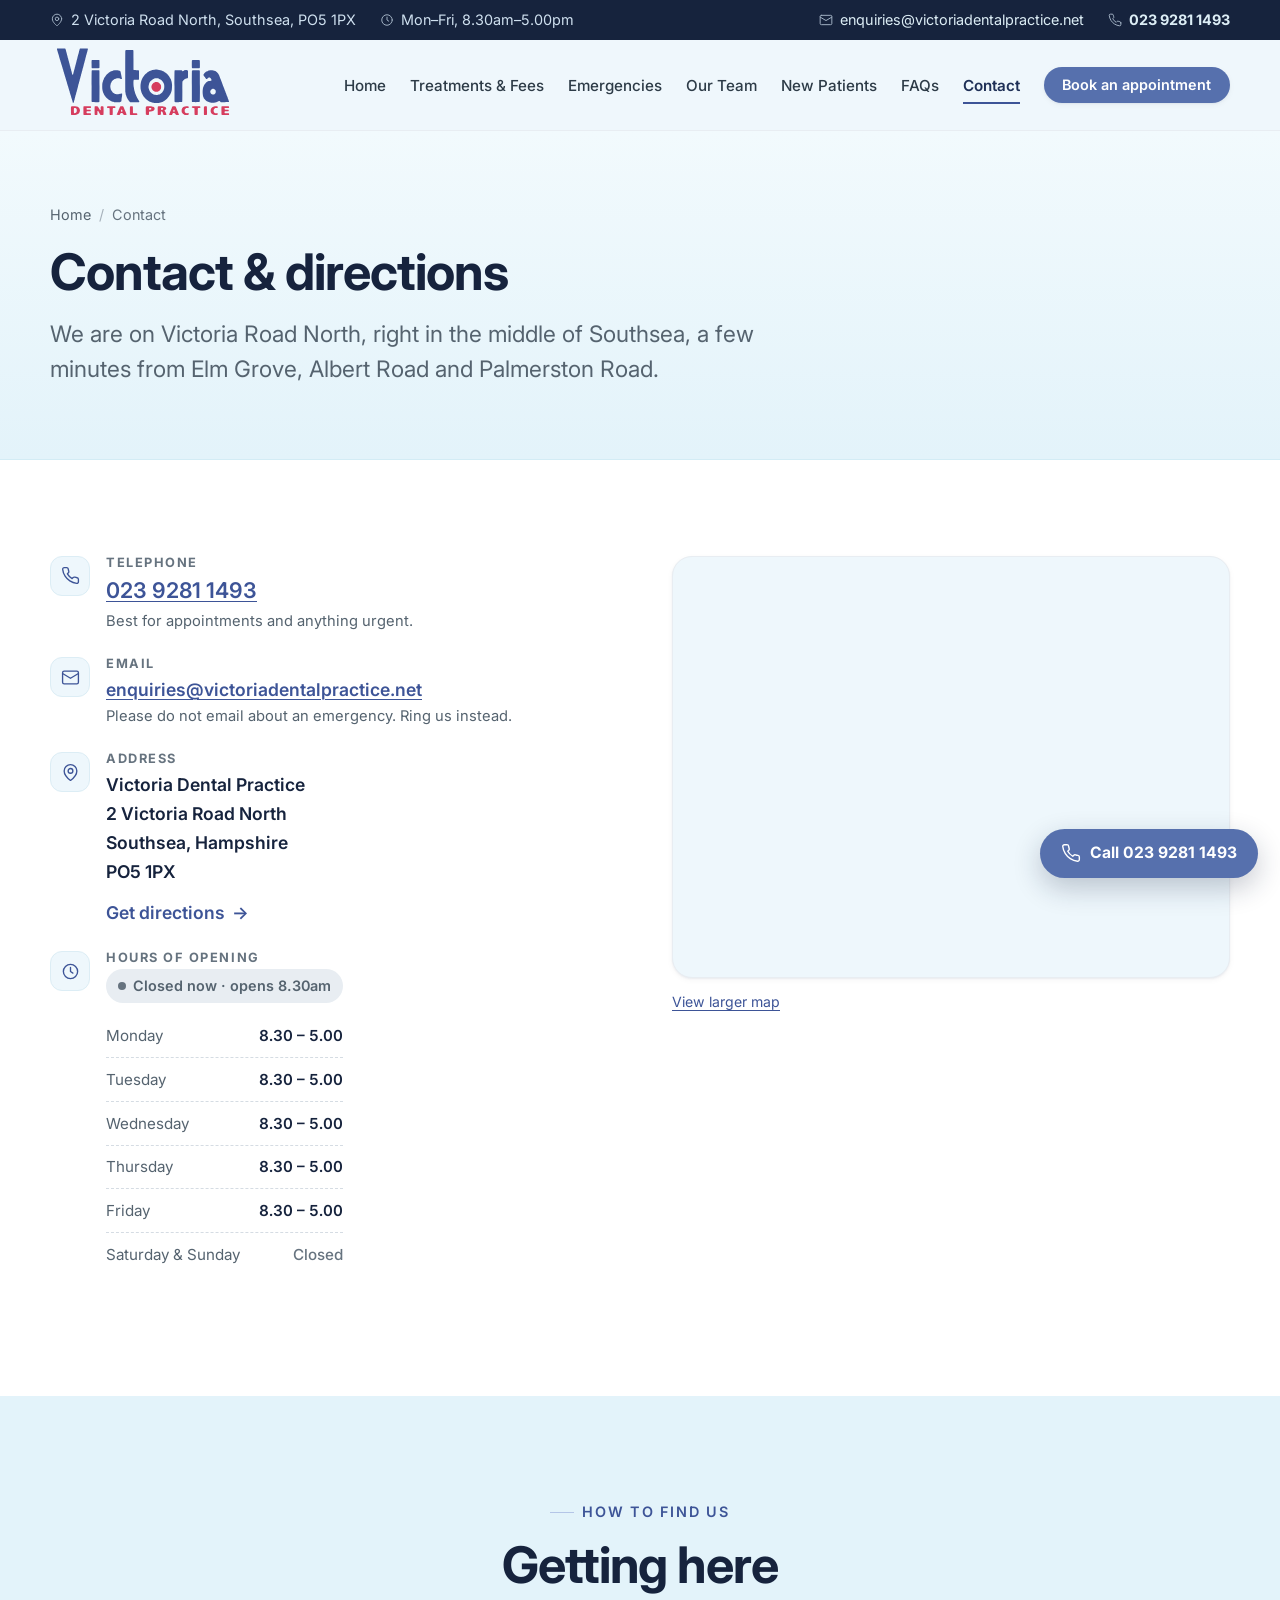
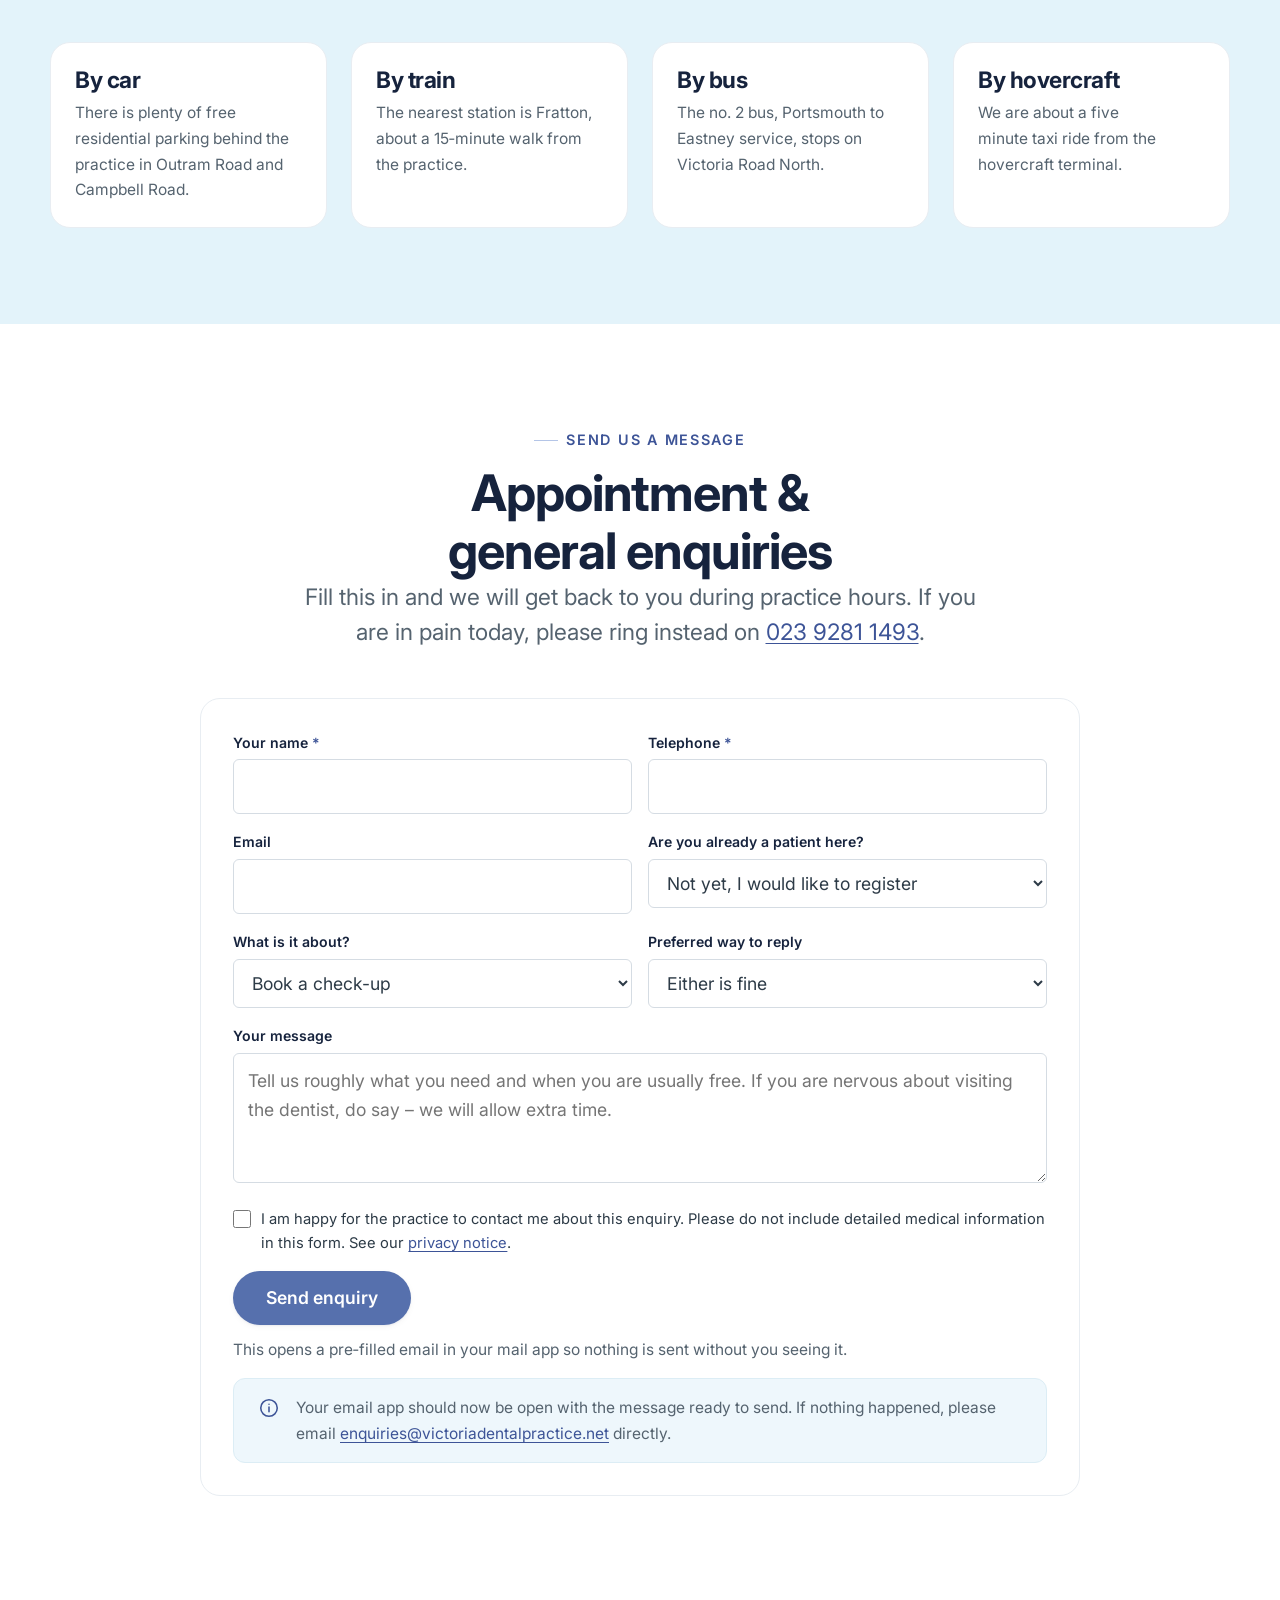
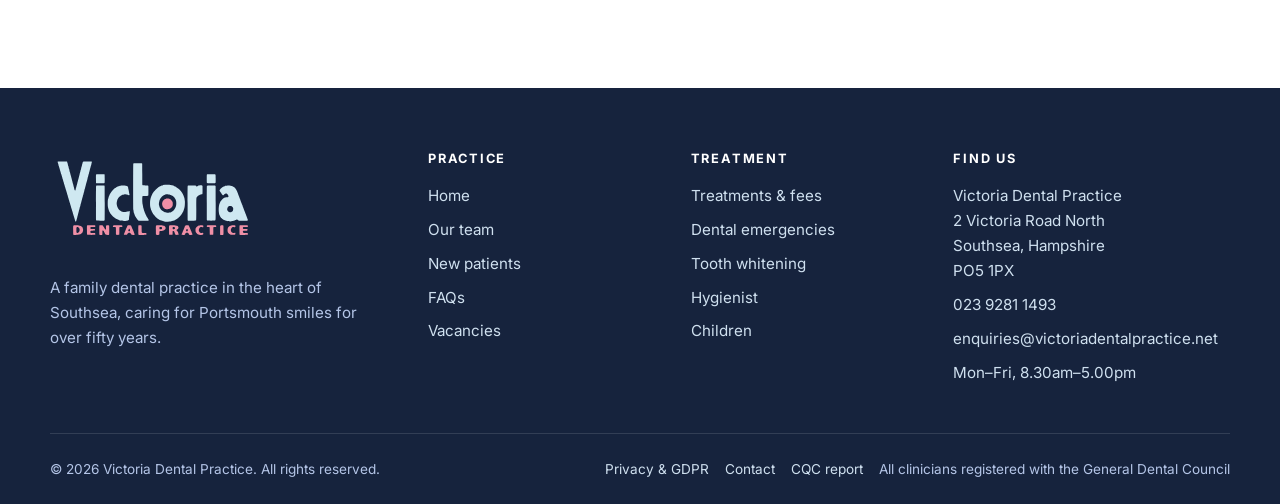
<file: contact.html>
<!DOCTYPE html>
<html lang="en-GB">
<head>
<meta charset="utf-8">
<meta name="viewport" content="width=device-width, initial-scale=1">
<title>Contact &amp; Directions, Dentist in Southsea | Victoria Dental Practice</title>
<meta name="description" content="Victoria Dental Practice, 2 Victoria Road North, Southsea PO5 1PX. Call 023 9281 1493 or email enquiries@victoriadentalpractice.net. Open Monday to Friday, 8.30am to 5pm.">
<link rel="canonical" href="https://www.victoriadentalpractice.net/contact.html">
<meta name="theme-color" content="#1f3057">
<meta name="robots" content="index, follow, max-image-preview:large">

<meta property="og:type" content="website">
<meta property="og:site_name" content="Victoria Dental Practice">
<meta property="og:title" content="Contact &amp; Directions, Dentist in Southsea | Victoria Dental Practice">
<meta property="og:description" content="Victoria Dental Practice, 2 Victoria Road North, Southsea PO5 1PX. Call 023 9281 1493 or email enquiries@victoriadentalpractice.net. Open Monday to Friday, 8.30am to 5pm.">
<meta property="og:url" content="https://www.victoriadentalpractice.net/contact.html">
<meta property="og:locale" content="en_GB">
<meta property="og:image" content="https://www.victoriadentalpractice.net/og-image.png">
<meta name="twitter:card" content="summary_large_image">

<link rel="icon" href="favicon.svg" type="image/svg+xml">
<link rel="apple-touch-icon" href="favicon.svg">

<link rel="preconnect" href="https://fonts.googleapis.com">
<link rel="preconnect" href="https://fonts.gstatic.com" crossorigin>
<link rel="stylesheet" href="https://fonts.googleapis.com/css2?family=Inter:wght@400;500;600;700;800&display=swap">
<link rel="stylesheet" href="style.css?v=20260814d">
<noscript><style>.reveal{opacity:1 !important;transform:none !important;}</style></noscript>
<script type="application/ld+json">
{
  "@context": "https://schema.org",
  "@type": "Dentist",
  "@id": "https://www.victoriadentalpractice.net/#practice",
  "name": "Victoria Dental Practice",
  "description": "Private family dental practice in Southsea, Portsmouth. Established over 50 years. Private adult dentistry, Denplan, NHS places for children when available, hygienist, whitening, crowns and same-day emergency appointments.",
  "url": "https://www.victoriadentalpractice.net/",
  "telephone": "+442392811493",
  "email": "enquiries@victoriadentalpractice.net",
  "priceRange": "££",
  "currenciesAccepted": "GBP",
  "address": {
    "@type": "PostalAddress",
    "streetAddress": "2 Victoria Road North",
    "addressLocality": "Southsea",
    "addressRegion": "Hampshire",
    "postalCode": "PO5 1PX",
    "addressCountry": "GB"
  },
  "geo": { "@type": "GeoCoordinates", "latitude": 50.7896916, "longitude": -1.0822762 },
  "hasMap": "https://www.google.com/maps/search/?api=1&query=2+Victoria+Road+North%2C+Southsea+PO5+1PX",
  "openingHoursSpecification": [{
    "@type": "OpeningHoursSpecification",
    "dayOfWeek": ["Monday","Tuesday","Wednesday","Thursday","Friday"],
    "opens": "08:30", "closes": "17:00"
  }],
  "areaServed": [
    {"@type":"City","name":"Portsmouth"},
    {"@type":"Place","name":"Southsea"},
    {"@type":"Place","name":"Fratton"},
    {"@type":"Place","name":"Eastney"},
    {"@type":"Place","name":"Hampshire"},
    {"@type":"Place","name":"West Sussex"}
  ],
  "availableService": [
    {"@type":"MedicalProcedure","name":"Dental examination"},
    {"@type":"MedicalProcedure","name":"Dental hygienist appointment"},
    {"@type":"MedicalProcedure","name":"White and amalgam fillings"},
    {"@type":"MedicalProcedure","name":"Root canal treatment"},
    {"@type":"MedicalProcedure","name":"Crowns, bridges and veneers"},
    {"@type":"MedicalProcedure","name":"Dentures"},
    {"@type":"MedicalProcedure","name":"Tooth whitening"},
    {"@type":"MedicalProcedure","name":"Emergency dental appointment"}
  ]
}
</script><script type="application/ld+json">{"@context":"https://schema.org","@type":"BreadcrumbList","itemListElement":[{"@type":"ListItem","position":1,"name":"Home"},{"@type":"ListItem","position":2,"name":"Contact","item":"https://www.victoriadentalpractice.net/contact.html"}]}</script>
</head>
<body>
<a class="skip-link" href="#main">Skip to main content</a>

<div class="topbar">
  <div class="wrap topbar__inner">
    <ul class="topbar__list">
      <li class="topbar__item"><svg class="" width="24" height="24" viewBox="0 0 24 24" fill="none" stroke="currentColor" stroke-width="1.7" stroke-linecap="round" stroke-linejoin="round" aria-hidden="true"><path d="M20 10c0 6-8 12-8 12s-8-6-8-12a8 8 0 0 1 16 0z"/><circle cx="12" cy="10" r="3"/></svg><span>2 Victoria Road North, Southsea, PO5 1PX</span></li>
      <li class="topbar__item"><svg class="" width="24" height="24" viewBox="0 0 24 24" fill="none" stroke="currentColor" stroke-width="1.7" stroke-linecap="round" stroke-linejoin="round" aria-hidden="true"><circle cx="12" cy="12" r="9"/><path d="M12 7v5l3 2"/></svg><span>Mon&ndash;Fri, 8.30am&ndash;5.00pm</span></li>
    </ul>
    <ul class="topbar__list">
      <li class="topbar__item"><svg class="" width="24" height="24" viewBox="0 0 24 24" fill="none" stroke="currentColor" stroke-width="1.7" stroke-linecap="round" stroke-linejoin="round" aria-hidden="true"><rect x="2" y="4" width="20" height="16" rx="2"/><path d="m22 7-10 6L2 7"/></svg><a href="mailto:enquiries@victoriadentalpractice.net">enquiries@victoriadentalpractice.net</a></li>
      <li class="topbar__item"><svg class="" width="24" height="24" viewBox="0 0 24 24" fill="none" stroke="currentColor" stroke-width="1.7" stroke-linecap="round" stroke-linejoin="round" aria-hidden="true"><path d="M22 16.92v3a2 2 0 0 1-2.18 2 19.79 19.79 0 0 1-8.63-3.07 19.5 19.5 0 0 1-6-6 19.79 19.79 0 0 1-3.07-8.67A2 2 0 0 1 4.11 2h3a2 2 0 0 1 2 1.72c.13.96.36 1.9.7 2.81a2 2 0 0 1-.45 2.11L8.09 9.91a16 16 0 0 0 6 6l1.27-1.27a2 2 0 0 1 2.11-.45c.9.34 1.85.57 2.81.7A2 2 0 0 1 22 16.92z"/></svg><a href="tel:+442392811493"><strong>023 9281 1493</strong></a></li>
    </ul>
  </div>
</div>

<header class="site-header">
  <div class="wrap site-header__inner">
    <a class="brand" href="index.html">
      <svg class="brand__logo" width="190" height="90" xmlns="http://www.w3.org/2000/svg" viewBox="0 0 2140.000000 1016.000000" role="img" aria-label="Victoria Dental Practice">
  <g transform="translate(0.000000,1016.000000) scale(0.100000,-0.100000)" fill="var(--logo-word, #cfe8f1)"><path d="M775 9187 c-15 -12 -17 -22 -11 -76 4 -34 20 -95 36 -134 16 -40 31
-90 35 -112 10 -59 31 -128 49 -163 9 -18 23 -64 30 -105 8 -40 26 -101 39
-135 14 -33 32 -94 41 -134 9 -40 30 -111 46 -158 16 -47 34 -112 40 -145 7
-33 22 -83 36 -111 13 -28 32 -91 43 -140 11 -49 31 -116 45 -149 13 -33 27
-82 31 -110 4 -27 21 -83 37 -124 16 -41 36 -109 45 -150 8 -42 26 -101 38
-132 13 -30 35 -102 50 -160 14 -57 32 -116 41 -131 8 -15 21 -62 30 -104 8
-43 25 -102 38 -133 14 -31 34 -100 45 -154 12 -54 30 -115 40 -135 10 -20 29
-77 41 -127 12 -49 33 -117 45 -150 13 -33 28 -87 35 -120 6 -33 21 -82 32
-110 11 -27 31 -93 43 -145 13 -52 32 -116 44 -141 11 -26 27 -80 35 -120 8
-41 28 -108 44 -149 17 -41 36 -104 42 -140 6 -35 23 -92 36 -125 14 -33 34
-100 46 -150 11 -49 28 -106 38 -125 10 -19 25 -73 35 -120 9 -47 30 -114 45
-150 15 -36 35 -101 44 -145 9 -44 28 -107 41 -141 14 -34 30 -86 35 -115 6
-30 24 -90 40 -134 15 -44 37 -116 48 -160 10 -44 28 -102 40 -130 11 -27 25
-75 30 -106 6 -32 24 -91 40 -132 17 -41 33 -96 37 -123 4 -27 13 -72 21 -100
11 -41 20 -54 44 -64 16 -7 36 -10 44 -7 24 9 45 60 57 139 6 40 24 106 40
147 16 41 34 108 40 150 6 42 23 115 39 162 17 47 36 121 45 164 8 44 26 109
40 145 13 36 31 106 39 157 8 50 24 109 34 130 11 21 27 79 36 128 10 50 30
126 46 170 15 44 34 112 41 150 6 39 25 110 41 158 16 49 35 128 44 175 8 48
25 112 38 142 14 30 30 84 36 120 6 36 26 115 44 175 19 61 39 139 46 175 6
36 22 92 34 125 13 33 29 92 36 130 7 39 25 107 41 153 16 46 34 115 40 155 6
40 22 99 35 132 13 33 31 101 40 150 8 50 26 117 38 150 23 60 36 109 56 220
6 33 20 83 31 110 11 28 31 95 44 150 13 55 33 127 44 160 11 33 28 102 37
154 9 52 25 112 35 135 10 23 27 86 38 142 12 56 32 130 45 165 13 35 29 98
36 139 7 41 26 113 42 159 16 46 36 122 43 170 8 48 26 113 39 144 14 30 30
86 36 124 6 37 22 97 35 133 13 36 31 101 40 145 8 44 27 116 41 161 14 45 24
90 22 100 -8 42 -31 44 -470 42 -483 -3 -449 4 -473 -109 -7 -35 -26 -103 -43
-150 -16 -47 -33 -114 -37 -150 -4 -35 -16 -86 -27 -114 -10 -27 -34 -113 -53
-190 -18 -77 -42 -165 -53 -195 -10 -30 -23 -82 -27 -115 -4 -33 -18 -87 -30
-120 -13 -33 -33 -107 -45 -165 -12 -58 -32 -136 -45 -175 -13 -38 -31 -108
-39 -155 -8 -47 -26 -116 -40 -153 -14 -38 -31 -99 -37 -135 -6 -37 -24 -103
-39 -148 -15 -44 -31 -100 -34 -125 -12 -76 -27 -142 -42 -183 -8 -21 -28 -93
-44 -160 -16 -67 -36 -138 -45 -160 -9 -21 -23 -79 -31 -128 -18 -111 -37
-160 -59 -152 -8 4 -31 34 -49 68 -25 45 -39 87 -51 160 -9 54 -30 134 -46
178 -16 44 -29 91 -29 106 0 35 -32 152 -58 217 -11 28 -25 86 -32 130 -7 44
-24 111 -40 150 -15 38 -33 105 -39 148 -7 44 -25 116 -41 160 -15 45 -35 120
-45 166 -9 47 -23 98 -32 115 -9 17 -26 81 -38 142 -13 61 -28 121 -34 131
-13 25 -47 154 -55 213 -4 24 -18 76 -31 115 -13 38 -33 117 -45 174 -12 57
-28 117 -36 133 -8 15 -19 47 -23 71 -31 148 -45 206 -61 237 -10 19 -21 55
-25 79 -4 25 -17 54 -31 68 -23 23 -23 23 -467 23 -355 0 -447 -3 -462 -13z
M8523 9001 c-21 -13 -36 -33 -43 -58 -16 -56 -9 -4644 7 -4693 7 -19 19 -89
27 -156 11 -92 22 -136 45 -185 16 -35 38 -91 49 -124 27 -84 82 -202 120
-260 18 -27 32 -53 32 -58 0 -5 17 -31 38 -57 20 -26 45 -61 54 -77 34 -54
103 -133 143 -160 40 -28 40 -28 538 -28 538 0 508 -3 523 52 10 36 -3 67 -51
125 -25 30 -45 60 -45 65 0 6 -15 33 -34 60 -19 27 -45 72 -59 99 -14 28 -33
56 -41 63 -9 8 -16 21 -16 30 0 10 -16 44 -36 77 -20 32 -43 82 -51 109 -8 28
-28 75 -43 105 -16 30 -33 74 -39 96 -6 23 -24 70 -40 105 -15 35 -36 105 -46
154 -10 50 -26 106 -35 125 -17 34 -24 69 -55 250 -7 47 -20 121 -29 166 -36
195 -48 722 -18 796 6 15 20 31 30 37 11 6 126 12 269 14 278 4 295 7 307 68
11 56 7 913 -5 947 -21 60 -32 62 -309 62 -150 0 -259 4 -270 10 -11 6 -24 27
-30 48 -6 24 -10 392 -10 1087 0 980 -1 1052 -18 1085 -17 35 -17 35 -422 38
-387 2 -406 1 -437 -17z M4690 7868 c-19 -31 -20 -52 -20 -429 0 -403 4 -450
38 -465 9 -3 197 -6 417 -5 379 2 401 3 419 21 19 19 20 36 20 432 0 421 -2
446 -38 470 -6 4 -192 8 -414 8 -402 0 -402 0 -422 -32z M16033 7881 c-17 -11
-34 -30 -38 -42 -13 -39 -9 -781 3 -811 6 -15 23 -35 39 -45 25 -17 58 -18
408 -18 437 0 424 -2 444 82 8 33 11 164 9 415 -3 368 -3 368 -36 400 -32 33
-32 33 -415 36 -364 2 -384 1 -414 -17z M11780 6810 c-131 -9 -233 -26 -270
-45 -14 -7 -65 -25 -113 -39 -48 -14 -100 -34 -115 -44 -15 -11 -43 -25 -63
-31 -21 -7 -61 -29 -90 -50 -30 -21 -64 -41 -76 -45 -13 -4 -29 -13 -35 -20
-7 -6 -35 -27 -61 -45 -71 -49 -334 -316 -364 -370 -7 -13 -24 -37 -38 -55
-56 -68 -99 -132 -117 -174 -11 -25 -33 -65 -48 -89 -16 -25 -32 -59 -36 -77
-3 -17 -19 -56 -34 -86 -42 -84 -109 -367 -121 -512 -12 -132 -5 -431 12 -538
6 -36 21 -98 35 -138 13 -40 24 -80 24 -90 0 -36 31 -135 51 -163 11 -16 26
-50 34 -76 8 -26 28 -70 46 -97 17 -27 34 -59 39 -71 8 -22 103 -165 135 -204
47 -57 190 -217 204 -229 9 -7 32 -26 51 -43 139 -121 345 -255 444 -289 28
-9 70 -27 91 -38 22 -11 89 -32 149 -46 60 -15 114 -30 120 -35 19 -16 226
-30 406 -27 156 3 189 7 305 35 181 44 233 59 285 85 25 13 63 29 85 36 22 7
58 25 80 40 22 15 55 35 74 45 19 9 44 26 55 37 12 11 35 27 51 35 29 15 114
87 207 175 50 48 181 202 233 276 19 26 47 72 64 102 16 30 41 70 55 89 14 19
26 40 26 47 0 6 14 38 32 70 54 103 114 305 138 470 24 167 35 481 20 579 -5
33 -17 114 -26 180 -10 74 -25 140 -39 172 -13 29 -33 87 -45 129 -11 42 -29
89 -39 103 -10 14 -27 47 -38 72 -11 25 -34 65 -52 89 -17 24 -31 49 -31 56 0
6 -16 31 -36 55 -19 23 -44 59 -54 78 -17 33 -48 69 -198 226 -29 30 -66 62
-83 70 -16 9 -29 19 -29 24 0 14 -301 221 -323 221 -5 0 -37 14 -71 31 -142
73 -344 125 -533 139 -151 11 -201 11 -373 0z m293 -980 c83 -6 130 -15 155
-28 20 -10 60 -27 89 -36 29 -10 68 -28 88 -42 20 -13 53 -33 73 -43 53 -28
191 -159 233 -222 135 -204 163 -296 164 -539 0 -201 -24 -311 -97 -455 -28
-55 -61 -111 -73 -125 -12 -14 -27 -33 -32 -43 -20 -38 -189 -200 -223 -215
-19 -8 -53 -27 -75 -42 -40 -29 -148 -58 -301 -82 -65 -11 -86 -9 -225 17
-132 25 -166 36 -239 74 -47 24 -102 59 -123 77 -20 19 -41 34 -46 34 -10 0
-116 105 -157 156 -52 66 -113 190 -134 271 -11 43 -26 103 -35 133 -24 86
-20 236 9 344 14 50 32 120 41 155 9 35 24 76 34 90 10 14 26 48 36 74 10 26
26 53 35 60 9 7 27 28 40 47 40 57 160 168 239 221 41 27 78 49 83 49 5 0 40
13 78 30 109 48 174 55 363 40z M15275 6763 c-63 -15 -188 -54 -208 -64 -12
-7 -37 -25 -56 -41 -18 -16 -40 -27 -48 -24 -8 3 -18 6 -22 6 -3 0 -15 15 -25
34 -10 18 -30 39 -44 46 -19 9 -138 14 -413 18 -385 5 -385 5 -407 -23 -22
-28 -22 -28 -22 -1760 0 -1199 3 -1741 11 -1763 18 -53 33 -55 431 -50 405 4
414 6 435 68 9 26 12 314 12 1151 1 1116 1 1116 44 1170 44 58 124 137 179
180 64 49 220 118 303 134 43 8 86 22 95 30 13 14 15 71 18 414 3 399 3 399
-23 429 -20 24 -38 32 -88 41 -64 11 -135 13 -172 4z M18130 6744 c-171 -20
-211 -27 -255 -41 -27 -9 -59 -22 -70 -29 -11 -7 -49 -22 -83 -33 -35 -11 -79
-33 -97 -48 -18 -16 -66 -53 -105 -83 -40 -30 -81 -66 -92 -80 -11 -14 -40
-47 -65 -73 -44 -46 -72 -101 -72 -142 -1 -11 15 -42 34 -70 20 -27 51 -74 70
-102 19 -29 38 -53 43 -53 5 0 19 -19 32 -42 13 -24 41 -65 62 -91 21 -27 38
-53 38 -58 0 -16 64 -49 96 -49 20 0 39 9 55 26 13 14 57 51 98 82 66 50 80
56 131 60 43 3 66 -1 97 -17 75 -38 163 -183 163 -268 0 -36 -28 -82 -53 -87
-12 -3 -65 -7 -117 -10 -136 -7 -184 -19 -282 -69 -102 -52 -154 -93 -226
-179 -98 -116 -122 -149 -142 -196 -12 -25 -27 -53 -34 -62 -7 -8 -24 -46 -36
-85 -13 -38 -29 -79 -37 -91 -36 -57 -79 -378 -77 -594 0 -58 10 -181 21 -273
18 -136 28 -181 52 -235 17 -37 35 -86 41 -109 6 -23 15 -45 20 -48 6 -4 28
-33 50 -65 52 -77 189 -213 248 -247 26 -14 54 -32 62 -39 8 -6 40 -22 70 -34
30 -12 84 -35 120 -51 38 -17 116 -37 185 -50 277 -48 308 -48 550 -4 97 17
158 34 200 55 33 16 76 36 95 44 19 8 54 29 77 47 36 27 46 31 79 24 24 -4 50
-19 69 -39 16 -17 55 -46 86 -64 56 -31 56 -31 468 -30 228 1 424 3 438 6 25
5 53 47 53 82 0 11 -13 44 -29 73 -16 28 -32 70 -36 92 -4 22 -22 72 -41 111
-19 39 -38 92 -43 117 -4 25 -19 65 -33 89 -14 23 -35 76 -47 115 -12 40 -30
87 -41 105 -10 18 -27 65 -38 103 -11 39 -29 86 -40 105 -11 19 -32 73 -46
120 -14 47 -33 95 -42 108 -8 12 -24 54 -35 93 -11 39 -30 92 -43 117 -13 26
-27 63 -31 82 -4 19 -22 67 -40 105 -19 39 -39 93 -46 120 -6 28 -21 68 -32
90 -20 38 -57 138 -116 310 -16 44 -39 103 -53 130 -14 28 -31 75 -38 105 -7
30 -24 77 -37 104 -14 27 -32 72 -40 100 -8 28 -27 73 -41 101 -13 27 -33 77
-42 110 -10 33 -29 85 -43 115 -14 30 -30 74 -37 97 -6 24 -23 64 -39 90 -16
27 -41 68 -55 93 -59 98 -169 230 -192 230 -5 0 -25 13 -45 29 -20 16 -79 50
-133 76 -75 35 -119 49 -194 60 -109 17 -239 25 -292 19z m347 -2110 c26 -9
76 -38 109 -65 46 -36 67 -62 84 -101 20 -47 22 -61 15 -153 -4 -55 -13 -113
-19 -130 -46 -109 -203 -196 -320 -179 -136 21 -259 150 -273 288 -5 48 -1 69
32 156 21 55 41 100 44 100 4 0 26 16 50 36 23 20 61 42 84 50 58 18 137 17
194 -2z M4696 6719 c-21 -17 -21 -17 -24 -1746 -2 -1215 0 -1739 8 -1765 6
-21 21 -43 33 -50 17 -10 115 -13 408 -13 367 0 388 1 408 19 12 11 25 35 30
55 5 20 8 787 7 1754 -1 1719 -1 1719 -30 1743 -29 25 -29 25 -423 23 -358 -2
-397 -4 -417 -20z M7400 6734 c-218 -18 -279 -27 -330 -50 -30 -13 -76 -28
-103 -34 -56 -12 -213 -89 -278 -136 -26 -19 -50 -34 -54 -34 -4 0 -24 -15
-44 -32 -20 -18 -57 -49 -81 -68 -78 -61 -194 -188 -239 -262 -12 -21 -28 -41
-36 -45 -7 -5 -24 -30 -38 -58 -14 -27 -34 -59 -44 -70 -25 -27 -97 -160 -113
-210 -7 -22 -25 -65 -41 -95 -15 -30 -35 -91 -44 -135 -10 -44 -26 -100 -35
-125 -29 -70 -40 -165 -47 -378 -7 -224 7 -422 37 -534 11 -40 29 -106 40
-147 10 -41 33 -108 51 -150 17 -42 39 -94 47 -116 9 -22 21 -47 28 -55 6 -8
21 -34 33 -58 21 -41 74 -119 139 -202 65 -84 243 -248 362 -334 120 -86 356
-200 449 -216 35 -6 87 -20 115 -30 76 -28 188 -40 376 -40 192 0 307 13 362
41 20 10 44 19 52 19 8 0 28 11 44 24 28 25 29 26 41 198 7 95 21 210 31 254
11 45 26 150 34 233 13 138 11 199 -8 230 -11 17 -45 13 -80 -8 -17 -10 -65
-24 -106 -31 -41 -7 -90 -18 -107 -26 -18 -7 -77 -18 -131 -24 -108 -13 -156
-7 -316 35 -68 19 -108 37 -170 79 -91 61 -131 92 -159 121 -28 31 -102 135
-126 180 -12 22 -31 54 -42 71 -10 17 -28 71 -39 120 -11 49 -28 121 -36 159
-20 88 -13 203 22 332 13 51 24 101 24 110 0 10 12 38 25 63 14 25 35 65 46
90 19 40 103 154 142 191 40 39 86 78 113 95 16 10 45 30 64 45 19 15 46 30
60 34 14 4 52 20 86 36 43 20 89 31 165 39 148 17 273 2 374 -44 28 -13 77
-27 107 -31 50 -6 57 -5 67 13 16 30 13 65 -10 123 -11 29 -29 118 -40 198
-11 80 -31 184 -45 231 -13 47 -30 128 -36 180 -11 85 -15 98 -45 131 -47 52
-107 78 -205 90 -99 12 -245 18 -308 13z M16043 6725 c-17 -7 -36 -23 -43 -34
-8 -16 -11 -486 -10 -1743 0 -1637 1 -1723 18 -1752 10 -18 32 -36 52 -43 46
-16 712 -15 761 1 23 8 41 24 56 51 23 40 23 40 22 1740 -1 935 -4 1711 -8
1724 -3 13 -18 33 -33 44 -25 19 -46 20 -405 22 -296 2 -386 0 -410 -10z"/></g>
  <g transform="translate(0.000000,1016.000000) scale(0.100000,-0.100000)" fill="var(--logo-sub, #738bc4)"><path d="M11893 5410 c-24 -5 -57 -16 -75 -24 -18 -9 -53 -22 -77 -31 -57 -20
-133 -78 -193 -149 -36 -40 -57 -79 -84 -153 -31 -86 -36 -109 -36 -191 0 -79
5 -106 34 -188 28 -82 43 -108 98 -172 62 -71 99 -99 210 -154 38 -19 65 -23
177 -26 74 -2 154 1 183 7 68 15 194 92 249 153 48 53 66 81 109 168 26 53 27
61 27 215 0 160 0 160 -48 247 -36 65 -67 104 -118 151 -78 71 -81 73 -193
117 -86 33 -191 45 -263 30z M15305 2683 c-57 -13 -194 -57 -220 -71 -71 -36
-136 -95 -179 -161 -55 -86 -65 -122 -69 -242 -3 -146 7 -198 58 -274 40 -61
139 -165 158 -165 4 0 42 -17 85 -37 77 -38 77 -38 232 -41 186 -4 226 5 252
58 25 49 24 122 -2 145 -12 11 -28 15 -42 12 -13 -3 -43 -11 -68 -17 -53 -13
-118 -6 -180 21 -61 27 -77 44 -118 124 -32 64 -35 77 -34 150 1 68 6 90 32
147 23 50 45 78 82 107 59 48 102 56 233 47 87 -7 94 -6 104 13 6 11 11 40 11
64 0 66 -25 92 -110 111 -65 15 -180 20 -225 9z M18575 2683 c-107 -25 -218
-69 -276 -109 -90 -61 -157 -159 -175 -253 -30 -150 -9 -320 48 -398 61 -83
120 -132 218 -181 95 -47 95 -47 265 -47 188 0 226 8 243 53 18 46 22 79 16
111 -10 47 -31 53 -114 35 -60 -14 -81 -15 -124 -5 -101 23 -128 42 -176 122
-42 70 -45 79 -48 162 -4 84 -2 91 29 154 20 38 54 83 82 109 57 51 96 60 232
50 111 -8 120 -1 120 81 0 45 -4 58 -23 74 -39 31 -118 49 -211 48 -47 -1 -95
-3 -106 -6z M2386 2663 c-45 -24 -47 -42 -44 -500 3 -399 4 -434 21 -450 15
-15 40 -18 175 -21 86 -2 204 1 262 7 192 20 394 106 443 189 10 17 22 32 26
32 15 0 41 62 65 157 14 56 26 112 26 125 0 13 -13 73 -28 134 -25 97 -34 118
-70 159 -22 25 -65 64 -95 85 -45 32 -72 42 -153 59 -136 27 -219 34 -427 35
-122 1 -185 -3 -201 -11z m469 -192 c41 -19 125 -112 137 -154 10 -35 9 -199
-2 -237 -16 -57 -98 -150 -150 -171 -51 -20 -102 -24 -130 -9 -34 18 -40 65
-39 289 1 119 4 229 8 246 3 17 16 35 31 42 36 18 98 16 145 -6z M3819 2669
c-17 -4 -40 -16 -52 -27 -19 -20 -20 -32 -18 -462 1 -243 4 -447 7 -455 3 -8
28 -18 55 -24 64 -14 718 -15 754 -1 14 5 30 22 36 37 13 36 3 95 -22 122 -19
20 -29 21 -220 21 -201 0 -201 0 -230 29 -26 26 -29 36 -29 89 0 50 4 66 26
91 26 31 26 31 187 31 175 0 234 9 254 36 17 24 16 84 -3 109 -14 19 -30 20
-215 25 -201 5 -201 5 -225 33 -33 39 -34 114 -1 145 22 21 32 22 231 22 207
0 207 0 233 26 23 23 25 31 19 72 -12 88 4 85 -400 86 -195 1 -369 -2 -387 -5z
M5082 2670 c-74 -11 -71 9 -72 -492 0 -381 2 -449 15 -461 17 -17 163 -33 226
-24 22 3 49 13 60 23 18 16 19 32 19 215 0 167 2 200 16 213 18 18 22 16 81
-31 29 -23 46 -47 58 -82 8 -27 29 -66 45 -87 16 -22 30 -44 30 -49 0 -17 39
-85 80 -140 39 -53 39 -53 125 -60 99 -8 216 1 241 19 15 11 17 53 19 447 1
253 -2 446 -8 462 -5 15 -17 32 -27 37 -28 15 -201 23 -232 11 -16 -6 -37 -25
-47 -42 -17 -28 -18 -46 -14 -192 4 -132 2 -166 -9 -181 -31 -40 -106 7 -134
82 -10 26 -28 61 -40 77 -13 17 -32 51 -43 77 -24 56 -93 153 -119 166 -21 12
-213 20 -270 12z M6460 2664 c-35 -15 -60 -51 -60 -85 0 -69 23 -81 164 -89
158 -8 146 25 146 -401 0 -407 -7 -382 105 -394 65 -7 178 -1 211 12 8 3 20
17 25 30 5 13 9 177 9 364 0 340 0 340 25 364 22 23 32 25 107 25 138 0 178
20 178 89 0 44 -9 60 -43 78 -26 13 -88 15 -435 17 -285 1 -413 -2 -432 -10z
M7960 2671 c-20 -4 -41 -10 -47 -14 -18 -12 -90 -149 -103 -197 -6 -25 -25
-68 -40 -97 -16 -28 -35 -73 -41 -100 -6 -26 -24 -70 -39 -98 -15 -27 -35 -77
-44 -110 -10 -33 -27 -75 -38 -93 -19 -31 -72 -168 -85 -219 -9 -37 28 -48
167 -48 74 1 133 5 146 12 13 8 26 33 37 73 20 72 50 103 110 119 42 10 148 8
186 -4 23 -7 75 -79 101 -139 13 -30 28 -50 45 -56 15 -6 72 -10 128 -10 99 0
171 12 182 30 7 12 -48 176 -78 230 -14 25 -28 61 -32 80 -4 19 -20 60 -36 90
-16 30 -38 82 -49 114 -11 33 -29 75 -40 93 -10 18 -26 54 -34 80 -11 40 -63
159 -95 223 -15 30 -65 43 -166 46 -55 2 -116 0 -135 -5z m144 -383 c8 -13 22
-56 31 -96 15 -66 15 -75 1 -97 -19 -29 -48 -39 -92 -30 -41 7 -74 37 -74 66
0 11 14 48 31 82 49 99 75 118 103 75z M9035 2667 c-38 -21 -41 -58 -40 -505
2 -392 3 -435 19 -450 15 -15 53 -17 349 -20 183 -2 356 -1 384 3 65 8 92 29
100 77 5 33 2 41 -30 73 -35 35 -35 35 -211 35 -185 0 -210 5 -249 48 -16 18
-18 49 -20 355 -2 337 -2 337 -29 363 -25 25 -31 27 -141 28 -64 2 -123 -2
-132 -7z M10861 2667 c-16 -4 -39 -19 -50 -33 -20 -26 -21 -38 -21 -450 0
-237 4 -433 9 -447 14 -37 88 -51 215 -43 140 9 136 3 136 193 0 147 1 155 23
177 21 21 35 23 153 28 122 5 135 8 237 48 96 38 112 48 151 94 24 28 48 60
53 71 19 37 24 96 13 149 -9 43 -20 61 -63 104 -61 60 -99 75 -245 98 -115 17
-556 26 -611 11z m530 -203 c27 -27 38 -106 18 -131 -35 -42 -163 -76 -214
-57 -25 10 -45 58 -45 109 0 88 25 106 142 102 64 -2 81 -6 99 -23z M12224
2672 c-10 -1 -29 -5 -42 -8 -47 -10 -49 -37 -47 -494 1 -234 5 -433 9 -443 5
-9 20 -20 35 -24 43 -12 264 -9 287 5 29 15 34 50 34 213 0 137 0 138 26 158
28 22 54 21 106 -6 33 -16 51 -49 68 -123 7 -30 26 -96 42 -146 23 -72 35 -94
54 -103 30 -13 213 -14 268 -2 59 14 63 22 39 93 -12 35 -27 86 -33 113 -15
66 -58 138 -119 203 -71 73 -67 109 16 141 17 7 50 31 72 53 80 81 78 201 -4
277 -50 46 -76 55 -250 82 -107 17 -167 20 -336 17 -113 -2 -214 -4 -225 -6z
m465 -193 c18 -6 38 -24 46 -40 16 -30 19 -77 7 -95 -11 -17 -103 -71 -134
-78 -65 -15 -108 35 -108 128 0 47 4 57 26 75 30 24 109 29 163 10z M13853
2673 c-24 -5 -80 -67 -106 -118 -8 -16 -18 -46 -22 -65 -4 -19 -20 -57 -35
-85 -16 -27 -35 -73 -43 -101 -8 -28 -26 -73 -40 -100 -14 -27 -32 -71 -40
-99 -8 -27 -29 -76 -46 -109 -17 -32 -31 -65 -31 -74 0 -9 -16 -49 -36 -89
-45 -91 -43 -123 6 -136 19 -5 84 -7 143 -5 131 5 153 18 180 99 9 29 27 64
40 76 29 29 114 46 194 37 73 -7 94 -23 119 -91 41 -112 73 -127 252 -121 138
4 147 10 128 91 -7 29 -27 79 -44 112 -17 33 -36 80 -42 105 -6 25 -22 61 -35
81 -13 20 -31 63 -40 95 -10 33 -28 78 -42 102 -13 24 -31 66 -40 95 -8 29
-27 75 -43 102 -15 28 -31 66 -35 85 -18 89 -58 111 -209 114 -61 2 -121 1
-133 -1z m171 -411 c18 -35 31 -122 22 -155 -3 -15 -18 -30 -36 -37 -33 -14
-93 -8 -116 11 -29 24 -9 145 32 190 10 11 30 19 50 19 27 0 37 -6 48 -28z
M16062 2668 c-58 -15 -90 -86 -62 -138 14 -26 70 -40 163 -40 69 0 81 -3 102
-25 25 -24 25 -24 25 -373 0 -329 1 -351 19 -373 19 -23 24 -24 158 -24 90 0
145 4 159 12 12 7 24 27 28 44 3 17 6 182 6 365 0 402 -10 374 130 374 105 0
155 16 170 55 16 41 -1 87 -39 109 -31 18 -57 19 -430 21 -219 0 -411 -3 -429
-7z M17415 2665 c-22 -8 -45 -22 -52 -32 -10 -13 -13 -118 -13 -455 0 -504 -7
-471 96 -484 81 -10 214 3 236 23 17 15 18 44 16 466 -3 450 -3 450 -29 469
-21 16 -46 21 -120 23 -63 2 -107 -1 -134 -10z M19408 2672 c-81 -5 -78 16
-78 -494 0 -381 2 -449 15 -461 22 -23 143 -29 497 -25 348 3 345 3 349 63 5
56 -1 81 -21 103 -20 21 -28 22 -217 22 -187 0 -198 1 -229 22 -54 37 -67 87
-40 151 25 61 46 67 225 67 88 0 170 4 183 9 37 15 68 50 68 77 0 15 -12 38
-29 55 -29 29 -29 29 -196 29 -221 0 -258 16 -258 114 0 31 6 45 27 63 26 22
32 23 234 23 225 0 243 4 256 55 8 31 -9 98 -28 114 -10 8 -116 12 -363 14
-191 1 -369 1 -395 -1z"/></g>
</svg>
    </a>

    <button class="nav-toggle" type="button" aria-expanded="false"
            aria-controls="primary-nav" aria-label="Menu">
      <svg class="icon-open" width="24" height="24" viewBox="0 0 24 24" fill="none" stroke="currentColor" stroke-width="1.7" stroke-linecap="round" stroke-linejoin="round" aria-hidden="true"><path d="M4 7h16M4 12h16M4 17h16"/></svg><svg class="icon-close" width="24" height="24" viewBox="0 0 24 24" fill="none" stroke="currentColor" stroke-width="1.7" stroke-linecap="round" stroke-linejoin="round" aria-hidden="true"><path d="m6 6 12 12M18 6 6 18"/></svg>
    </button>

    <nav class="nav" id="primary-nav" aria-label="Primary">
      <ul class="nav__list">
        <li><a class="nav__link" href="index.html">Home</a></li>
        <li><a class="nav__link" href="treatments.html">Treatments &amp; Fees</a></li>
        <li><a class="nav__link" href="emergencies.html">Emergencies</a></li>
        <li><a class="nav__link" href="team.html">Our Team</a></li>
        <li><a class="nav__link" href="new-patients.html">New Patients</a></li>
        <li><a class="nav__link" href="faqs.html">FAQs</a></li>
        <li><a class="nav__link" href="contact.html" aria-current="page">Contact</a></li>
        </ul>
      <a class="btn btn--primary btn--sm" href="book.html">Book an appointment</a>
    </nav>
  </div>
</header>

<main id="main">

<section class="page-head">
  <div class="wrap">
    <nav class="breadcrumb" aria-label="Breadcrumb"><ol><li><a href="index.html">Home</a></li><li>Contact</li></ol></nav>
    <div class="page-head__inner">
      <h1>Contact &amp; directions</h1>
      <p class="lede">We are on Victoria Road North, right in the middle of Southsea, a few minutes from Elm Grove, Albert Road and Palmerston Road.</p>
    </div>
  </div>
</section>


<section class="section">
  <div class="wrap split split--top">
    <div class="reveal">
      <ul class="contact-list">
        <li>
          <span class="ci"><svg class="" width="24" height="24" viewBox="0 0 24 24" fill="none" stroke="currentColor" stroke-width="1.7" stroke-linecap="round" stroke-linejoin="round" aria-hidden="true"><path d="M22 16.92v3a2 2 0 0 1-2.18 2 19.79 19.79 0 0 1-8.63-3.07 19.5 19.5 0 0 1-6-6 19.79 19.79 0 0 1-3.07-8.67A2 2 0 0 1 4.11 2h3a2 2 0 0 1 2 1.72c.13.96.36 1.9.7 2.81a2 2 0 0 1-.45 2.11L8.09 9.91a16 16 0 0 0 6 6l1.27-1.27a2 2 0 0 1 2.11-.45c.9.34 1.85.57 2.81.7A2 2 0 0 1 22 16.92z"/></svg></span>
          <div><h3>Telephone</h3>
          <a href="tel:+442392811493" style="font-size:1.35rem;font-family:var(--font-display);">023 9281 1493</a>
          <p style="font-size:.92rem;color:var(--ink-500);">Best for appointments and anything urgent.</p></div>
        </li>
        <li>
          <span class="ci"><svg class="" width="24" height="24" viewBox="0 0 24 24" fill="none" stroke="currentColor" stroke-width="1.7" stroke-linecap="round" stroke-linejoin="round" aria-hidden="true"><rect x="2" y="4" width="20" height="16" rx="2"/><path d="m22 7-10 6L2 7"/></svg></span>
          <div><h3>Email</h3>
          <a href="mailto:enquiries@victoriadentalpractice.net">enquiries@victoriadentalpractice.net</a>
          <p style="font-size:.92rem;color:var(--ink-500);">Please do not email about an emergency. Ring us instead.</p></div>
        </li>
        <li>
          <span class="ci"><svg class="" width="24" height="24" viewBox="0 0 24 24" fill="none" stroke="currentColor" stroke-width="1.7" stroke-linecap="round" stroke-linejoin="round" aria-hidden="true"><path d="M20 10c0 6-8 12-8 12s-8-6-8-12a8 8 0 0 1 16 0z"/><circle cx="12" cy="10" r="3"/></svg></span>
          <div><h3>Address</h3>
          <p style="font-weight:600;color:var(--blue-900);">Victoria Dental Practice<br>2 Victoria Road North<br>Southsea, Hampshire<br>PO5 1PX</p>
          <p class="mt-3"><a class="link-arrow" target="_blank" rel="noopener"
            href="https://www.google.com/maps/dir/?api=1&amp;destination=2+Victoria+Road+North%2C+Southsea+PO5+1PX">Get directions</a></p></div>
        </li>
        <li>
          <span class="ci"><svg class="" width="24" height="24" viewBox="0 0 24 24" fill="none" stroke="currentColor" stroke-width="1.7" stroke-linecap="round" stroke-linejoin="round" aria-hidden="true"><circle cx="12" cy="12" r="9"/><path d="M12 7v5l3 2"/></svg></span>
          <div><h3>Hours of opening</h3>
          <p class="is-open-pill" data-open-status><span class="dot"></span>Mon&ndash;Fri, 8.30am&ndash;5.00pm</p>
          <ul class="hours-list mt-3" style="max-width:320px;">
            <li><span class="day">Monday</span><span class="time">8.30 &ndash; 5.00</span></li>
            <li><span class="day">Tuesday</span><span class="time">8.30 &ndash; 5.00</span></li>
            <li><span class="day">Wednesday</span><span class="time">8.30 &ndash; 5.00</span></li>
            <li><span class="day">Thursday</span><span class="time">8.30 &ndash; 5.00</span></li>
            <li><span class="day">Friday</span><span class="time">8.30 &ndash; 5.00</span></li>
            <li><span class="day">Saturday &amp; Sunday</span><span class="time time--closed">Closed</span></li>
          </ul></div>
        </li>
      </ul>
    </div>

    <div class="reveal" data-delay="100">
      <div class="map-embed" style="min-height:420px;">
        <iframe title="Map showing Victoria Dental Practice, 2 Victoria Road North, Southsea PO5 1PX"
          style="min-height:420px;" loading="lazy" referrerpolicy="no-referrer-when-downgrade"
          src="https://maps.google.com/maps?q=2%20Victoria%20Road%20North%2C%20Southsea%20PO5%201PX&amp;z=16&amp;output=embed"></iframe>
      </div>
      <p class="mt-3" style="font-size:.88rem;color:var(--ink-400);">
        <a href="https://www.openstreetmap.org/?mlat=50.7896916&amp;mlon=-1.0822762#map=17/50.7896916/-1.0822762" target="_blank" rel="noopener">View larger map</a>
      </p>
    </div>
  </div>
</section>

<section class="section section--tint">
  <div class="wrap">
    <div class="section-head center">
      <p class="eyebrow">How to find us</p>
      <h2>Getting here</h2>
    </div>
    <div class="grid grid--4">
      <article class="card reveal">
        <div class="card__icon"><svg class="" width="24" height="24" viewBox="0 0 24 24" fill="none" stroke="currentColor" stroke-width="1.7" stroke-linecap="round" stroke-linejoin="round" aria-hidden="true"><path d="M5 13 6.6 8.2A2 2 0 0 1 8.5 7h7a2 2 0 0 1 1.9 1.2L19 13"/><path d="M4 13h16v5H4z"/><circle cx="7.5" cy="18" r="1.5"/><circle cx="16.5" cy="18" r="1.5"/></svg></div>
        <h3>By car</h3>
        <p>There is plenty of free residential parking behind the practice in Outram Road
        and Campbell Road.</p>
      </article>
      <article class="card reveal" data-delay="70">
        <div class="card__icon"><svg class="" width="24" height="24" viewBox="0 0 24 24" fill="none" stroke="currentColor" stroke-width="1.7" stroke-linecap="round" stroke-linejoin="round" aria-hidden="true"><rect x="5" y="3" width="14" height="13" rx="3"/><path d="M5 10h14"/><path d="m7 21 2-3M17 21l-2-3"/><circle cx="9" cy="13" r="0.7"/><circle cx="15" cy="13" r="0.7"/></svg></div>
        <h3>By train</h3>
        <p>The nearest station is Fratton, about a 15&#8209;minute walk from the practice.</p>
      </article>
      <article class="card reveal" data-delay="140">
        <div class="card__icon"><svg class="" width="24" height="24" viewBox="0 0 24 24" fill="none" stroke="currentColor" stroke-width="1.7" stroke-linecap="round" stroke-linejoin="round" aria-hidden="true"><rect x="4" y="4" width="16" height="12" rx="2"/><path d="M4 10h16"/><path d="m6 20 1-2M18 20l-1-2"/></svg></div>
        <h3>By bus</h3>
        <p>The no. 2 bus, Portsmouth to Eastney service, stops on Victoria Road North.</p>
      </article>
      <article class="card reveal" data-delay="210">
        <div class="card__icon"><svg class="" width="24" height="24" viewBox="0 0 24 24" fill="none" stroke="currentColor" stroke-width="1.7" stroke-linecap="round" stroke-linejoin="round" aria-hidden="true"><path d="M20 10c0 6-8 12-8 12s-8-6-8-12a8 8 0 0 1 16 0z"/><circle cx="12" cy="10" r="3"/></svg></div>
        <h3>By hovercraft</h3>
        <p>We are about a five minute taxi ride from the hovercraft terminal.</p>
      </article>
    </div>
  </div>
</section>

<section class="section" id="enquiry">
  <div class="wrap" style="max-width:880px;">
    <div class="section-head center">
      <p class="eyebrow">Send us a message</p>
      <h2>Appointment &amp; general enquiries</h2>
      <p class="lede">Fill this in and we will get back to you during practice hours.
      If you are in pain today, please ring instead on
      <a href="tel:+442392811493">023 9281 1493</a>.</p>
    </div>

    <form class="card reveal" data-mailto-form novalidate style="padding:var(--sp-6);">
      <div class="form-grid">
        <div class="field">
          <label for="f-name">Your name <span class="req" aria-hidden="true">*</span></label>
          <input id="f-name" name="name" type="text" autocomplete="name" required>
        </div>
        <div class="field">
          <label for="f-phone">Telephone <span class="req" aria-hidden="true">*</span></label>
          <input id="f-phone" name="phone" type="tel" autocomplete="tel" required>
        </div>
        <div class="field">
          <label for="f-email">Email</label>
          <input id="f-email" name="email" type="email" autocomplete="email">
        </div>
        <div class="field">
          <label for="f-status">Are you already a patient here?</label>
          <select id="f-status" name="status">
            <option>Not yet, I would like to register</option>
            <option>Yes, I am a registered patient</option>
            <option>I would like a second opinion</option>
            <option>Enquiring for my child</option>
          </select>
        </div>
        <div class="field">
          <label for="f-subject">What is it about?</label>
          <select id="f-subject" name="subject">
            <option>Book a check-up</option>
            <option>Hygienist appointment</option>
            <option>Tooth whitening</option>
            <option>Crown, bridge or veneer</option>
            <option>Denplan and payment plans</option>
            <option>Something is hurting</option>
            <option>General enquiry</option>
          </select>
        </div>
        <div class="field">
          <label for="f-pref">Preferred way to reply</label>
          <select id="f-pref" name="preferred">
            <option>Either is fine</option>
            <option>Phone call</option>
            <option>Email</option>
          </select>
        </div>
        <div class="field full">
          <label for="f-message">Your message</label>
          <textarea id="f-message" name="message"
            placeholder="Tell us roughly what you need and when you are usually free. If you are nervous about visiting the dentist, do say &ndash; we will allow extra time."></textarea>
        </div>
        <div class="full">
          <label class="checkbox">
            <input type="checkbox" name="consent" required>
            <span>I am happy for the practice to contact me about this enquiry. Please do
            not include detailed medical information in this form. See our
            <a href="privacy.html">privacy notice</a>.</span>
          </label>
        </div>
        <div class="full">
          <button class="btn btn--primary btn--lg" type="submit">Send enquiry</button>
          <p class="field__hint mt-3">This opens a pre&#8209;filled email in your mail
          app so nothing is sent without you seeing it.</p>
          <p class="notice mt-4" data-form-status hidden tabindex="-1"><svg class="" width="24" height="24" viewBox="0 0 24 24" fill="none" stroke="currentColor" stroke-width="1.7" stroke-linecap="round" stroke-linejoin="round" aria-hidden="true"><circle cx="12" cy="12" r="9"/><path d="M12 11v5"/><path d="M12 8h.01"/></svg>
            <span>Your email app should now be open with the message ready to send. If
            nothing happened, please email
            <a href="mailto:enquiries@victoriadentalpractice.net">enquiries@victoriadentalpractice.net</a> directly.</span></p>
        </div>
      </div>
    </form>
  </div>
</section>


</main>

<footer class="site-footer">
  <div class="wrap">
    <div class="footer-grid">
      <div class="footer__brand">
        <a class="brand" href="index.html">
          <svg class="brand__logo" width="190" height="90" xmlns="http://www.w3.org/2000/svg" viewBox="0 0 2140.000000 1016.000000" role="img" aria-label="Victoria Dental Practice">
  <g transform="translate(0.000000,1016.000000) scale(0.100000,-0.100000)" fill="var(--logo-word, #cfe8f1)"><path d="M775 9187 c-15 -12 -17 -22 -11 -76 4 -34 20 -95 36 -134 16 -40 31
-90 35 -112 10 -59 31 -128 49 -163 9 -18 23 -64 30 -105 8 -40 26 -101 39
-135 14 -33 32 -94 41 -134 9 -40 30 -111 46 -158 16 -47 34 -112 40 -145 7
-33 22 -83 36 -111 13 -28 32 -91 43 -140 11 -49 31 -116 45 -149 13 -33 27
-82 31 -110 4 -27 21 -83 37 -124 16 -41 36 -109 45 -150 8 -42 26 -101 38
-132 13 -30 35 -102 50 -160 14 -57 32 -116 41 -131 8 -15 21 -62 30 -104 8
-43 25 -102 38 -133 14 -31 34 -100 45 -154 12 -54 30 -115 40 -135 10 -20 29
-77 41 -127 12 -49 33 -117 45 -150 13 -33 28 -87 35 -120 6 -33 21 -82 32
-110 11 -27 31 -93 43 -145 13 -52 32 -116 44 -141 11 -26 27 -80 35 -120 8
-41 28 -108 44 -149 17 -41 36 -104 42 -140 6 -35 23 -92 36 -125 14 -33 34
-100 46 -150 11 -49 28 -106 38 -125 10 -19 25 -73 35 -120 9 -47 30 -114 45
-150 15 -36 35 -101 44 -145 9 -44 28 -107 41 -141 14 -34 30 -86 35 -115 6
-30 24 -90 40 -134 15 -44 37 -116 48 -160 10 -44 28 -102 40 -130 11 -27 25
-75 30 -106 6 -32 24 -91 40 -132 17 -41 33 -96 37 -123 4 -27 13 -72 21 -100
11 -41 20 -54 44 -64 16 -7 36 -10 44 -7 24 9 45 60 57 139 6 40 24 106 40
147 16 41 34 108 40 150 6 42 23 115 39 162 17 47 36 121 45 164 8 44 26 109
40 145 13 36 31 106 39 157 8 50 24 109 34 130 11 21 27 79 36 128 10 50 30
126 46 170 15 44 34 112 41 150 6 39 25 110 41 158 16 49 35 128 44 175 8 48
25 112 38 142 14 30 30 84 36 120 6 36 26 115 44 175 19 61 39 139 46 175 6
36 22 92 34 125 13 33 29 92 36 130 7 39 25 107 41 153 16 46 34 115 40 155 6
40 22 99 35 132 13 33 31 101 40 150 8 50 26 117 38 150 23 60 36 109 56 220
6 33 20 83 31 110 11 28 31 95 44 150 13 55 33 127 44 160 11 33 28 102 37
154 9 52 25 112 35 135 10 23 27 86 38 142 12 56 32 130 45 165 13 35 29 98
36 139 7 41 26 113 42 159 16 46 36 122 43 170 8 48 26 113 39 144 14 30 30
86 36 124 6 37 22 97 35 133 13 36 31 101 40 145 8 44 27 116 41 161 14 45 24
90 22 100 -8 42 -31 44 -470 42 -483 -3 -449 4 -473 -109 -7 -35 -26 -103 -43
-150 -16 -47 -33 -114 -37 -150 -4 -35 -16 -86 -27 -114 -10 -27 -34 -113 -53
-190 -18 -77 -42 -165 -53 -195 -10 -30 -23 -82 -27 -115 -4 -33 -18 -87 -30
-120 -13 -33 -33 -107 -45 -165 -12 -58 -32 -136 -45 -175 -13 -38 -31 -108
-39 -155 -8 -47 -26 -116 -40 -153 -14 -38 -31 -99 -37 -135 -6 -37 -24 -103
-39 -148 -15 -44 -31 -100 -34 -125 -12 -76 -27 -142 -42 -183 -8 -21 -28 -93
-44 -160 -16 -67 -36 -138 -45 -160 -9 -21 -23 -79 -31 -128 -18 -111 -37
-160 -59 -152 -8 4 -31 34 -49 68 -25 45 -39 87 -51 160 -9 54 -30 134 -46
178 -16 44 -29 91 -29 106 0 35 -32 152 -58 217 -11 28 -25 86 -32 130 -7 44
-24 111 -40 150 -15 38 -33 105 -39 148 -7 44 -25 116 -41 160 -15 45 -35 120
-45 166 -9 47 -23 98 -32 115 -9 17 -26 81 -38 142 -13 61 -28 121 -34 131
-13 25 -47 154 -55 213 -4 24 -18 76 -31 115 -13 38 -33 117 -45 174 -12 57
-28 117 -36 133 -8 15 -19 47 -23 71 -31 148 -45 206 -61 237 -10 19 -21 55
-25 79 -4 25 -17 54 -31 68 -23 23 -23 23 -467 23 -355 0 -447 -3 -462 -13z
M8523 9001 c-21 -13 -36 -33 -43 -58 -16 -56 -9 -4644 7 -4693 7 -19 19 -89
27 -156 11 -92 22 -136 45 -185 16 -35 38 -91 49 -124 27 -84 82 -202 120
-260 18 -27 32 -53 32 -58 0 -5 17 -31 38 -57 20 -26 45 -61 54 -77 34 -54
103 -133 143 -160 40 -28 40 -28 538 -28 538 0 508 -3 523 52 10 36 -3 67 -51
125 -25 30 -45 60 -45 65 0 6 -15 33 -34 60 -19 27 -45 72 -59 99 -14 28 -33
56 -41 63 -9 8 -16 21 -16 30 0 10 -16 44 -36 77 -20 32 -43 82 -51 109 -8 28
-28 75 -43 105 -16 30 -33 74 -39 96 -6 23 -24 70 -40 105 -15 35 -36 105 -46
154 -10 50 -26 106 -35 125 -17 34 -24 69 -55 250 -7 47 -20 121 -29 166 -36
195 -48 722 -18 796 6 15 20 31 30 37 11 6 126 12 269 14 278 4 295 7 307 68
11 56 7 913 -5 947 -21 60 -32 62 -309 62 -150 0 -259 4 -270 10 -11 6 -24 27
-30 48 -6 24 -10 392 -10 1087 0 980 -1 1052 -18 1085 -17 35 -17 35 -422 38
-387 2 -406 1 -437 -17z M4690 7868 c-19 -31 -20 -52 -20 -429 0 -403 4 -450
38 -465 9 -3 197 -6 417 -5 379 2 401 3 419 21 19 19 20 36 20 432 0 421 -2
446 -38 470 -6 4 -192 8 -414 8 -402 0 -402 0 -422 -32z M16033 7881 c-17 -11
-34 -30 -38 -42 -13 -39 -9 -781 3 -811 6 -15 23 -35 39 -45 25 -17 58 -18
408 -18 437 0 424 -2 444 82 8 33 11 164 9 415 -3 368 -3 368 -36 400 -32 33
-32 33 -415 36 -364 2 -384 1 -414 -17z M11780 6810 c-131 -9 -233 -26 -270
-45 -14 -7 -65 -25 -113 -39 -48 -14 -100 -34 -115 -44 -15 -11 -43 -25 -63
-31 -21 -7 -61 -29 -90 -50 -30 -21 -64 -41 -76 -45 -13 -4 -29 -13 -35 -20
-7 -6 -35 -27 -61 -45 -71 -49 -334 -316 -364 -370 -7 -13 -24 -37 -38 -55
-56 -68 -99 -132 -117 -174 -11 -25 -33 -65 -48 -89 -16 -25 -32 -59 -36 -77
-3 -17 -19 -56 -34 -86 -42 -84 -109 -367 -121 -512 -12 -132 -5 -431 12 -538
6 -36 21 -98 35 -138 13 -40 24 -80 24 -90 0 -36 31 -135 51 -163 11 -16 26
-50 34 -76 8 -26 28 -70 46 -97 17 -27 34 -59 39 -71 8 -22 103 -165 135 -204
47 -57 190 -217 204 -229 9 -7 32 -26 51 -43 139 -121 345 -255 444 -289 28
-9 70 -27 91 -38 22 -11 89 -32 149 -46 60 -15 114 -30 120 -35 19 -16 226
-30 406 -27 156 3 189 7 305 35 181 44 233 59 285 85 25 13 63 29 85 36 22 7
58 25 80 40 22 15 55 35 74 45 19 9 44 26 55 37 12 11 35 27 51 35 29 15 114
87 207 175 50 48 181 202 233 276 19 26 47 72 64 102 16 30 41 70 55 89 14 19
26 40 26 47 0 6 14 38 32 70 54 103 114 305 138 470 24 167 35 481 20 579 -5
33 -17 114 -26 180 -10 74 -25 140 -39 172 -13 29 -33 87 -45 129 -11 42 -29
89 -39 103 -10 14 -27 47 -38 72 -11 25 -34 65 -52 89 -17 24 -31 49 -31 56 0
6 -16 31 -36 55 -19 23 -44 59 -54 78 -17 33 -48 69 -198 226 -29 30 -66 62
-83 70 -16 9 -29 19 -29 24 0 14 -301 221 -323 221 -5 0 -37 14 -71 31 -142
73 -344 125 -533 139 -151 11 -201 11 -373 0z m293 -980 c83 -6 130 -15 155
-28 20 -10 60 -27 89 -36 29 -10 68 -28 88 -42 20 -13 53 -33 73 -43 53 -28
191 -159 233 -222 135 -204 163 -296 164 -539 0 -201 -24 -311 -97 -455 -28
-55 -61 -111 -73 -125 -12 -14 -27 -33 -32 -43 -20 -38 -189 -200 -223 -215
-19 -8 -53 -27 -75 -42 -40 -29 -148 -58 -301 -82 -65 -11 -86 -9 -225 17
-132 25 -166 36 -239 74 -47 24 -102 59 -123 77 -20 19 -41 34 -46 34 -10 0
-116 105 -157 156 -52 66 -113 190 -134 271 -11 43 -26 103 -35 133 -24 86
-20 236 9 344 14 50 32 120 41 155 9 35 24 76 34 90 10 14 26 48 36 74 10 26
26 53 35 60 9 7 27 28 40 47 40 57 160 168 239 221 41 27 78 49 83 49 5 0 40
13 78 30 109 48 174 55 363 40z M15275 6763 c-63 -15 -188 -54 -208 -64 -12
-7 -37 -25 -56 -41 -18 -16 -40 -27 -48 -24 -8 3 -18 6 -22 6 -3 0 -15 15 -25
34 -10 18 -30 39 -44 46 -19 9 -138 14 -413 18 -385 5 -385 5 -407 -23 -22
-28 -22 -28 -22 -1760 0 -1199 3 -1741 11 -1763 18 -53 33 -55 431 -50 405 4
414 6 435 68 9 26 12 314 12 1151 1 1116 1 1116 44 1170 44 58 124 137 179
180 64 49 220 118 303 134 43 8 86 22 95 30 13 14 15 71 18 414 3 399 3 399
-23 429 -20 24 -38 32 -88 41 -64 11 -135 13 -172 4z M18130 6744 c-171 -20
-211 -27 -255 -41 -27 -9 -59 -22 -70 -29 -11 -7 -49 -22 -83 -33 -35 -11 -79
-33 -97 -48 -18 -16 -66 -53 -105 -83 -40 -30 -81 -66 -92 -80 -11 -14 -40
-47 -65 -73 -44 -46 -72 -101 -72 -142 -1 -11 15 -42 34 -70 20 -27 51 -74 70
-102 19 -29 38 -53 43 -53 5 0 19 -19 32 -42 13 -24 41 -65 62 -91 21 -27 38
-53 38 -58 0 -16 64 -49 96 -49 20 0 39 9 55 26 13 14 57 51 98 82 66 50 80
56 131 60 43 3 66 -1 97 -17 75 -38 163 -183 163 -268 0 -36 -28 -82 -53 -87
-12 -3 -65 -7 -117 -10 -136 -7 -184 -19 -282 -69 -102 -52 -154 -93 -226
-179 -98 -116 -122 -149 -142 -196 -12 -25 -27 -53 -34 -62 -7 -8 -24 -46 -36
-85 -13 -38 -29 -79 -37 -91 -36 -57 -79 -378 -77 -594 0 -58 10 -181 21 -273
18 -136 28 -181 52 -235 17 -37 35 -86 41 -109 6 -23 15 -45 20 -48 6 -4 28
-33 50 -65 52 -77 189 -213 248 -247 26 -14 54 -32 62 -39 8 -6 40 -22 70 -34
30 -12 84 -35 120 -51 38 -17 116 -37 185 -50 277 -48 308 -48 550 -4 97 17
158 34 200 55 33 16 76 36 95 44 19 8 54 29 77 47 36 27 46 31 79 24 24 -4 50
-19 69 -39 16 -17 55 -46 86 -64 56 -31 56 -31 468 -30 228 1 424 3 438 6 25
5 53 47 53 82 0 11 -13 44 -29 73 -16 28 -32 70 -36 92 -4 22 -22 72 -41 111
-19 39 -38 92 -43 117 -4 25 -19 65 -33 89 -14 23 -35 76 -47 115 -12 40 -30
87 -41 105 -10 18 -27 65 -38 103 -11 39 -29 86 -40 105 -11 19 -32 73 -46
120 -14 47 -33 95 -42 108 -8 12 -24 54 -35 93 -11 39 -30 92 -43 117 -13 26
-27 63 -31 82 -4 19 -22 67 -40 105 -19 39 -39 93 -46 120 -6 28 -21 68 -32
90 -20 38 -57 138 -116 310 -16 44 -39 103 -53 130 -14 28 -31 75 -38 105 -7
30 -24 77 -37 104 -14 27 -32 72 -40 100 -8 28 -27 73 -41 101 -13 27 -33 77
-42 110 -10 33 -29 85 -43 115 -14 30 -30 74 -37 97 -6 24 -23 64 -39 90 -16
27 -41 68 -55 93 -59 98 -169 230 -192 230 -5 0 -25 13 -45 29 -20 16 -79 50
-133 76 -75 35 -119 49 -194 60 -109 17 -239 25 -292 19z m347 -2110 c26 -9
76 -38 109 -65 46 -36 67 -62 84 -101 20 -47 22 -61 15 -153 -4 -55 -13 -113
-19 -130 -46 -109 -203 -196 -320 -179 -136 21 -259 150 -273 288 -5 48 -1 69
32 156 21 55 41 100 44 100 4 0 26 16 50 36 23 20 61 42 84 50 58 18 137 17
194 -2z M4696 6719 c-21 -17 -21 -17 -24 -1746 -2 -1215 0 -1739 8 -1765 6
-21 21 -43 33 -50 17 -10 115 -13 408 -13 367 0 388 1 408 19 12 11 25 35 30
55 5 20 8 787 7 1754 -1 1719 -1 1719 -30 1743 -29 25 -29 25 -423 23 -358 -2
-397 -4 -417 -20z M7400 6734 c-218 -18 -279 -27 -330 -50 -30 -13 -76 -28
-103 -34 -56 -12 -213 -89 -278 -136 -26 -19 -50 -34 -54 -34 -4 0 -24 -15
-44 -32 -20 -18 -57 -49 -81 -68 -78 -61 -194 -188 -239 -262 -12 -21 -28 -41
-36 -45 -7 -5 -24 -30 -38 -58 -14 -27 -34 -59 -44 -70 -25 -27 -97 -160 -113
-210 -7 -22 -25 -65 -41 -95 -15 -30 -35 -91 -44 -135 -10 -44 -26 -100 -35
-125 -29 -70 -40 -165 -47 -378 -7 -224 7 -422 37 -534 11 -40 29 -106 40
-147 10 -41 33 -108 51 -150 17 -42 39 -94 47 -116 9 -22 21 -47 28 -55 6 -8
21 -34 33 -58 21 -41 74 -119 139 -202 65 -84 243 -248 362 -334 120 -86 356
-200 449 -216 35 -6 87 -20 115 -30 76 -28 188 -40 376 -40 192 0 307 13 362
41 20 10 44 19 52 19 8 0 28 11 44 24 28 25 29 26 41 198 7 95 21 210 31 254
11 45 26 150 34 233 13 138 11 199 -8 230 -11 17 -45 13 -80 -8 -17 -10 -65
-24 -106 -31 -41 -7 -90 -18 -107 -26 -18 -7 -77 -18 -131 -24 -108 -13 -156
-7 -316 35 -68 19 -108 37 -170 79 -91 61 -131 92 -159 121 -28 31 -102 135
-126 180 -12 22 -31 54 -42 71 -10 17 -28 71 -39 120 -11 49 -28 121 -36 159
-20 88 -13 203 22 332 13 51 24 101 24 110 0 10 12 38 25 63 14 25 35 65 46
90 19 40 103 154 142 191 40 39 86 78 113 95 16 10 45 30 64 45 19 15 46 30
60 34 14 4 52 20 86 36 43 20 89 31 165 39 148 17 273 2 374 -44 28 -13 77
-27 107 -31 50 -6 57 -5 67 13 16 30 13 65 -10 123 -11 29 -29 118 -40 198
-11 80 -31 184 -45 231 -13 47 -30 128 -36 180 -11 85 -15 98 -45 131 -47 52
-107 78 -205 90 -99 12 -245 18 -308 13z M16043 6725 c-17 -7 -36 -23 -43 -34
-8 -16 -11 -486 -10 -1743 0 -1637 1 -1723 18 -1752 10 -18 32 -36 52 -43 46
-16 712 -15 761 1 23 8 41 24 56 51 23 40 23 40 22 1740 -1 935 -4 1711 -8
1724 -3 13 -18 33 -33 44 -25 19 -46 20 -405 22 -296 2 -386 0 -410 -10z"/></g>
  <g transform="translate(0.000000,1016.000000) scale(0.100000,-0.100000)" fill="var(--logo-sub, #738bc4)"><path d="M11893 5410 c-24 -5 -57 -16 -75 -24 -18 -9 -53 -22 -77 -31 -57 -20
-133 -78 -193 -149 -36 -40 -57 -79 -84 -153 -31 -86 -36 -109 -36 -191 0 -79
5 -106 34 -188 28 -82 43 -108 98 -172 62 -71 99 -99 210 -154 38 -19 65 -23
177 -26 74 -2 154 1 183 7 68 15 194 92 249 153 48 53 66 81 109 168 26 53 27
61 27 215 0 160 0 160 -48 247 -36 65 -67 104 -118 151 -78 71 -81 73 -193
117 -86 33 -191 45 -263 30z M15305 2683 c-57 -13 -194 -57 -220 -71 -71 -36
-136 -95 -179 -161 -55 -86 -65 -122 -69 -242 -3 -146 7 -198 58 -274 40 -61
139 -165 158 -165 4 0 42 -17 85 -37 77 -38 77 -38 232 -41 186 -4 226 5 252
58 25 49 24 122 -2 145 -12 11 -28 15 -42 12 -13 -3 -43 -11 -68 -17 -53 -13
-118 -6 -180 21 -61 27 -77 44 -118 124 -32 64 -35 77 -34 150 1 68 6 90 32
147 23 50 45 78 82 107 59 48 102 56 233 47 87 -7 94 -6 104 13 6 11 11 40 11
64 0 66 -25 92 -110 111 -65 15 -180 20 -225 9z M18575 2683 c-107 -25 -218
-69 -276 -109 -90 -61 -157 -159 -175 -253 -30 -150 -9 -320 48 -398 61 -83
120 -132 218 -181 95 -47 95 -47 265 -47 188 0 226 8 243 53 18 46 22 79 16
111 -10 47 -31 53 -114 35 -60 -14 -81 -15 -124 -5 -101 23 -128 42 -176 122
-42 70 -45 79 -48 162 -4 84 -2 91 29 154 20 38 54 83 82 109 57 51 96 60 232
50 111 -8 120 -1 120 81 0 45 -4 58 -23 74 -39 31 -118 49 -211 48 -47 -1 -95
-3 -106 -6z M2386 2663 c-45 -24 -47 -42 -44 -500 3 -399 4 -434 21 -450 15
-15 40 -18 175 -21 86 -2 204 1 262 7 192 20 394 106 443 189 10 17 22 32 26
32 15 0 41 62 65 157 14 56 26 112 26 125 0 13 -13 73 -28 134 -25 97 -34 118
-70 159 -22 25 -65 64 -95 85 -45 32 -72 42 -153 59 -136 27 -219 34 -427 35
-122 1 -185 -3 -201 -11z m469 -192 c41 -19 125 -112 137 -154 10 -35 9 -199
-2 -237 -16 -57 -98 -150 -150 -171 -51 -20 -102 -24 -130 -9 -34 18 -40 65
-39 289 1 119 4 229 8 246 3 17 16 35 31 42 36 18 98 16 145 -6z M3819 2669
c-17 -4 -40 -16 -52 -27 -19 -20 -20 -32 -18 -462 1 -243 4 -447 7 -455 3 -8
28 -18 55 -24 64 -14 718 -15 754 -1 14 5 30 22 36 37 13 36 3 95 -22 122 -19
20 -29 21 -220 21 -201 0 -201 0 -230 29 -26 26 -29 36 -29 89 0 50 4 66 26
91 26 31 26 31 187 31 175 0 234 9 254 36 17 24 16 84 -3 109 -14 19 -30 20
-215 25 -201 5 -201 5 -225 33 -33 39 -34 114 -1 145 22 21 32 22 231 22 207
0 207 0 233 26 23 23 25 31 19 72 -12 88 4 85 -400 86 -195 1 -369 -2 -387 -5z
M5082 2670 c-74 -11 -71 9 -72 -492 0 -381 2 -449 15 -461 17 -17 163 -33 226
-24 22 3 49 13 60 23 18 16 19 32 19 215 0 167 2 200 16 213 18 18 22 16 81
-31 29 -23 46 -47 58 -82 8 -27 29 -66 45 -87 16 -22 30 -44 30 -49 0 -17 39
-85 80 -140 39 -53 39 -53 125 -60 99 -8 216 1 241 19 15 11 17 53 19 447 1
253 -2 446 -8 462 -5 15 -17 32 -27 37 -28 15 -201 23 -232 11 -16 -6 -37 -25
-47 -42 -17 -28 -18 -46 -14 -192 4 -132 2 -166 -9 -181 -31 -40 -106 7 -134
82 -10 26 -28 61 -40 77 -13 17 -32 51 -43 77 -24 56 -93 153 -119 166 -21 12
-213 20 -270 12z M6460 2664 c-35 -15 -60 -51 -60 -85 0 -69 23 -81 164 -89
158 -8 146 25 146 -401 0 -407 -7 -382 105 -394 65 -7 178 -1 211 12 8 3 20
17 25 30 5 13 9 177 9 364 0 340 0 340 25 364 22 23 32 25 107 25 138 0 178
20 178 89 0 44 -9 60 -43 78 -26 13 -88 15 -435 17 -285 1 -413 -2 -432 -10z
M7960 2671 c-20 -4 -41 -10 -47 -14 -18 -12 -90 -149 -103 -197 -6 -25 -25
-68 -40 -97 -16 -28 -35 -73 -41 -100 -6 -26 -24 -70 -39 -98 -15 -27 -35 -77
-44 -110 -10 -33 -27 -75 -38 -93 -19 -31 -72 -168 -85 -219 -9 -37 28 -48
167 -48 74 1 133 5 146 12 13 8 26 33 37 73 20 72 50 103 110 119 42 10 148 8
186 -4 23 -7 75 -79 101 -139 13 -30 28 -50 45 -56 15 -6 72 -10 128 -10 99 0
171 12 182 30 7 12 -48 176 -78 230 -14 25 -28 61 -32 80 -4 19 -20 60 -36 90
-16 30 -38 82 -49 114 -11 33 -29 75 -40 93 -10 18 -26 54 -34 80 -11 40 -63
159 -95 223 -15 30 -65 43 -166 46 -55 2 -116 0 -135 -5z m144 -383 c8 -13 22
-56 31 -96 15 -66 15 -75 1 -97 -19 -29 -48 -39 -92 -30 -41 7 -74 37 -74 66
0 11 14 48 31 82 49 99 75 118 103 75z M9035 2667 c-38 -21 -41 -58 -40 -505
2 -392 3 -435 19 -450 15 -15 53 -17 349 -20 183 -2 356 -1 384 3 65 8 92 29
100 77 5 33 2 41 -30 73 -35 35 -35 35 -211 35 -185 0 -210 5 -249 48 -16 18
-18 49 -20 355 -2 337 -2 337 -29 363 -25 25 -31 27 -141 28 -64 2 -123 -2
-132 -7z M10861 2667 c-16 -4 -39 -19 -50 -33 -20 -26 -21 -38 -21 -450 0
-237 4 -433 9 -447 14 -37 88 -51 215 -43 140 9 136 3 136 193 0 147 1 155 23
177 21 21 35 23 153 28 122 5 135 8 237 48 96 38 112 48 151 94 24 28 48 60
53 71 19 37 24 96 13 149 -9 43 -20 61 -63 104 -61 60 -99 75 -245 98 -115 17
-556 26 -611 11z m530 -203 c27 -27 38 -106 18 -131 -35 -42 -163 -76 -214
-57 -25 10 -45 58 -45 109 0 88 25 106 142 102 64 -2 81 -6 99 -23z M12224
2672 c-10 -1 -29 -5 -42 -8 -47 -10 -49 -37 -47 -494 1 -234 5 -433 9 -443 5
-9 20 -20 35 -24 43 -12 264 -9 287 5 29 15 34 50 34 213 0 137 0 138 26 158
28 22 54 21 106 -6 33 -16 51 -49 68 -123 7 -30 26 -96 42 -146 23 -72 35 -94
54 -103 30 -13 213 -14 268 -2 59 14 63 22 39 93 -12 35 -27 86 -33 113 -15
66 -58 138 -119 203 -71 73 -67 109 16 141 17 7 50 31 72 53 80 81 78 201 -4
277 -50 46 -76 55 -250 82 -107 17 -167 20 -336 17 -113 -2 -214 -4 -225 -6z
m465 -193 c18 -6 38 -24 46 -40 16 -30 19 -77 7 -95 -11 -17 -103 -71 -134
-78 -65 -15 -108 35 -108 128 0 47 4 57 26 75 30 24 109 29 163 10z M13853
2673 c-24 -5 -80 -67 -106 -118 -8 -16 -18 -46 -22 -65 -4 -19 -20 -57 -35
-85 -16 -27 -35 -73 -43 -101 -8 -28 -26 -73 -40 -100 -14 -27 -32 -71 -40
-99 -8 -27 -29 -76 -46 -109 -17 -32 -31 -65 -31 -74 0 -9 -16 -49 -36 -89
-45 -91 -43 -123 6 -136 19 -5 84 -7 143 -5 131 5 153 18 180 99 9 29 27 64
40 76 29 29 114 46 194 37 73 -7 94 -23 119 -91 41 -112 73 -127 252 -121 138
4 147 10 128 91 -7 29 -27 79 -44 112 -17 33 -36 80 -42 105 -6 25 -22 61 -35
81 -13 20 -31 63 -40 95 -10 33 -28 78 -42 102 -13 24 -31 66 -40 95 -8 29
-27 75 -43 102 -15 28 -31 66 -35 85 -18 89 -58 111 -209 114 -61 2 -121 1
-133 -1z m171 -411 c18 -35 31 -122 22 -155 -3 -15 -18 -30 -36 -37 -33 -14
-93 -8 -116 11 -29 24 -9 145 32 190 10 11 30 19 50 19 27 0 37 -6 48 -28z
M16062 2668 c-58 -15 -90 -86 -62 -138 14 -26 70 -40 163 -40 69 0 81 -3 102
-25 25 -24 25 -24 25 -373 0 -329 1 -351 19 -373 19 -23 24 -24 158 -24 90 0
145 4 159 12 12 7 24 27 28 44 3 17 6 182 6 365 0 402 -10 374 130 374 105 0
155 16 170 55 16 41 -1 87 -39 109 -31 18 -57 19 -430 21 -219 0 -411 -3 -429
-7z M17415 2665 c-22 -8 -45 -22 -52 -32 -10 -13 -13 -118 -13 -455 0 -504 -7
-471 96 -484 81 -10 214 3 236 23 17 15 18 44 16 466 -3 450 -3 450 -29 469
-21 16 -46 21 -120 23 -63 2 -107 -1 -134 -10z M19408 2672 c-81 -5 -78 16
-78 -494 0 -381 2 -449 15 -461 22 -23 143 -29 497 -25 348 3 345 3 349 63 5
56 -1 81 -21 103 -20 21 -28 22 -217 22 -187 0 -198 1 -229 22 -54 37 -67 87
-40 151 25 61 46 67 225 67 88 0 170 4 183 9 37 15 68 50 68 77 0 15 -12 38
-29 55 -29 29 -29 29 -196 29 -221 0 -258 16 -258 114 0 31 6 45 27 63 26 22
32 23 234 23 225 0 243 4 256 55 8 31 -9 98 -28 114 -10 8 -116 12 -363 14
-191 1 -369 1 -395 -1z"/></g>
</svg>
        </a>
        <p class="footer__blurb">A family dental practice in the heart of Southsea,
        caring for Portsmouth smiles for over fifty years.</p>
      </div>

      <div>
        <h4>Practice</h4>
        <ul>
          <li><a href="index.html">Home</a></li>
          <li><a href="team.html">Our team</a></li>
          <li><a href="new-patients.html">New patients</a></li>
          <li><a href="faqs.html">FAQs</a></li>
          <li><a href="vacancies.html">Vacancies</a></li>
        </ul>
      </div>

      <div>
        <h4>Treatment</h4>
        <ul>
          <li><a href="treatments.html">Treatments &amp; fees</a></li>
          <li><a href="emergencies.html">Dental emergencies</a></li>
          <li><a href="treatments.html#whitening">Tooth whitening</a></li>
          <li><a href="treatments.html#hygiene">Hygienist</a></li>
          <li><a href="treatments.html#children">Children</a></li>
        </ul>
      </div>

      <div>
        <h4>Find us</h4>
        <ul>
          <li>Victoria Dental Practice<br>2 Victoria Road North<br>Southsea, Hampshire<br>PO5 1PX</li>
          <li><a href="tel:+442392811493">023 9281 1493</a></li>
          <li><a href="mailto:enquiries@victoriadentalpractice.net">enquiries@victoriadentalpractice.net</a></li>
          <li>Mon&ndash;Fri, 8.30am&ndash;5.00pm</li>
        </ul>
      </div>
    </div>

    <div class="footer-bottom">
      <p>&copy; <span data-year>2026</span> Victoria Dental Practice. All rights reserved.</p>
      <ul>
        <li><a href="privacy.html">Privacy &amp; GDPR</a></li>
        <li><a href="contact.html">Contact</a></li>
        <li><a href="https://www.cqc.org.uk/location/1-6482832611" target="_blank" rel="noopener">CQC report</a></li>
        <li>All clinicians registered with the General Dental Council</li>
      </ul>
    </div>
  </div>
</footer>

<a class="call-fab" href="tel:+442392811493" aria-label="Call the practice on 023 9281 1493">
  <svg class="" width="24" height="24" viewBox="0 0 24 24" fill="none" stroke="currentColor" stroke-width="1.7" stroke-linecap="round" stroke-linejoin="round" aria-hidden="true"><path d="M22 16.92v3a2 2 0 0 1-2.18 2 19.79 19.79 0 0 1-8.63-3.07 19.5 19.5 0 0 1-6-6 19.79 19.79 0 0 1-3.07-8.67A2 2 0 0 1 4.11 2h3a2 2 0 0 1 2 1.72c.13.96.36 1.9.7 2.81a2 2 0 0 1-.45 2.11L8.09 9.91a16 16 0 0 0 6 6l1.27-1.27a2 2 0 0 1 2.11-.45c.9.34 1.85.57 2.81.7A2 2 0 0 1 22 16.92z"/></svg><span class="call-fab__text">Call 023 9281 1493</span>
</a>

<div class="callbar">
  <a href="tel:+442392811493" class="primary"><svg class="" width="24" height="24" viewBox="0 0 24 24" fill="none" stroke="currentColor" stroke-width="1.7" stroke-linecap="round" stroke-linejoin="round" aria-hidden="true"><path d="M22 16.92v3a2 2 0 0 1-2.18 2 19.79 19.79 0 0 1-8.63-3.07 19.5 19.5 0 0 1-6-6 19.79 19.79 0 0 1-3.07-8.67A2 2 0 0 1 4.11 2h3a2 2 0 0 1 2 1.72c.13.96.36 1.9.7 2.81a2 2 0 0 1-.45 2.11L8.09 9.91a16 16 0 0 0 6 6l1.27-1.27a2 2 0 0 1 2.11-.45c.9.34 1.85.57 2.81.7A2 2 0 0 1 22 16.92z"/></svg> Call the practice</a>
  <a href="book.html"><svg class="" width="24" height="24" viewBox="0 0 24 24" fill="none" stroke="currentColor" stroke-width="1.7" stroke-linecap="round" stroke-linejoin="round" aria-hidden="true"><rect x="3" y="5" width="18" height="16" rx="2"/><path d="M3 10h18M8 3v4M16 3v4"/></svg> Book</a>
</div>

<script src="main.js?v=20260814d" defer></script>
<script>
  /* Failsafe: content uses a reveal-on-scroll animation that depends on the
     script above. If that script is ever blocked, cached-broken or slow, force
     every element visible so a page can never render blank. */
  (function () {
    function showAll() {
      var els = document.querySelectorAll('.reveal:not(.is-in)');
      for (var i = 0; i < els.length; i++) els[i].classList.add('is-in');
    }
    window.addEventListener('load', function () { setTimeout(showAll, 1500); });
    setTimeout(showAll, 4000);
  })();
</script>
</body>
</html>
</file>
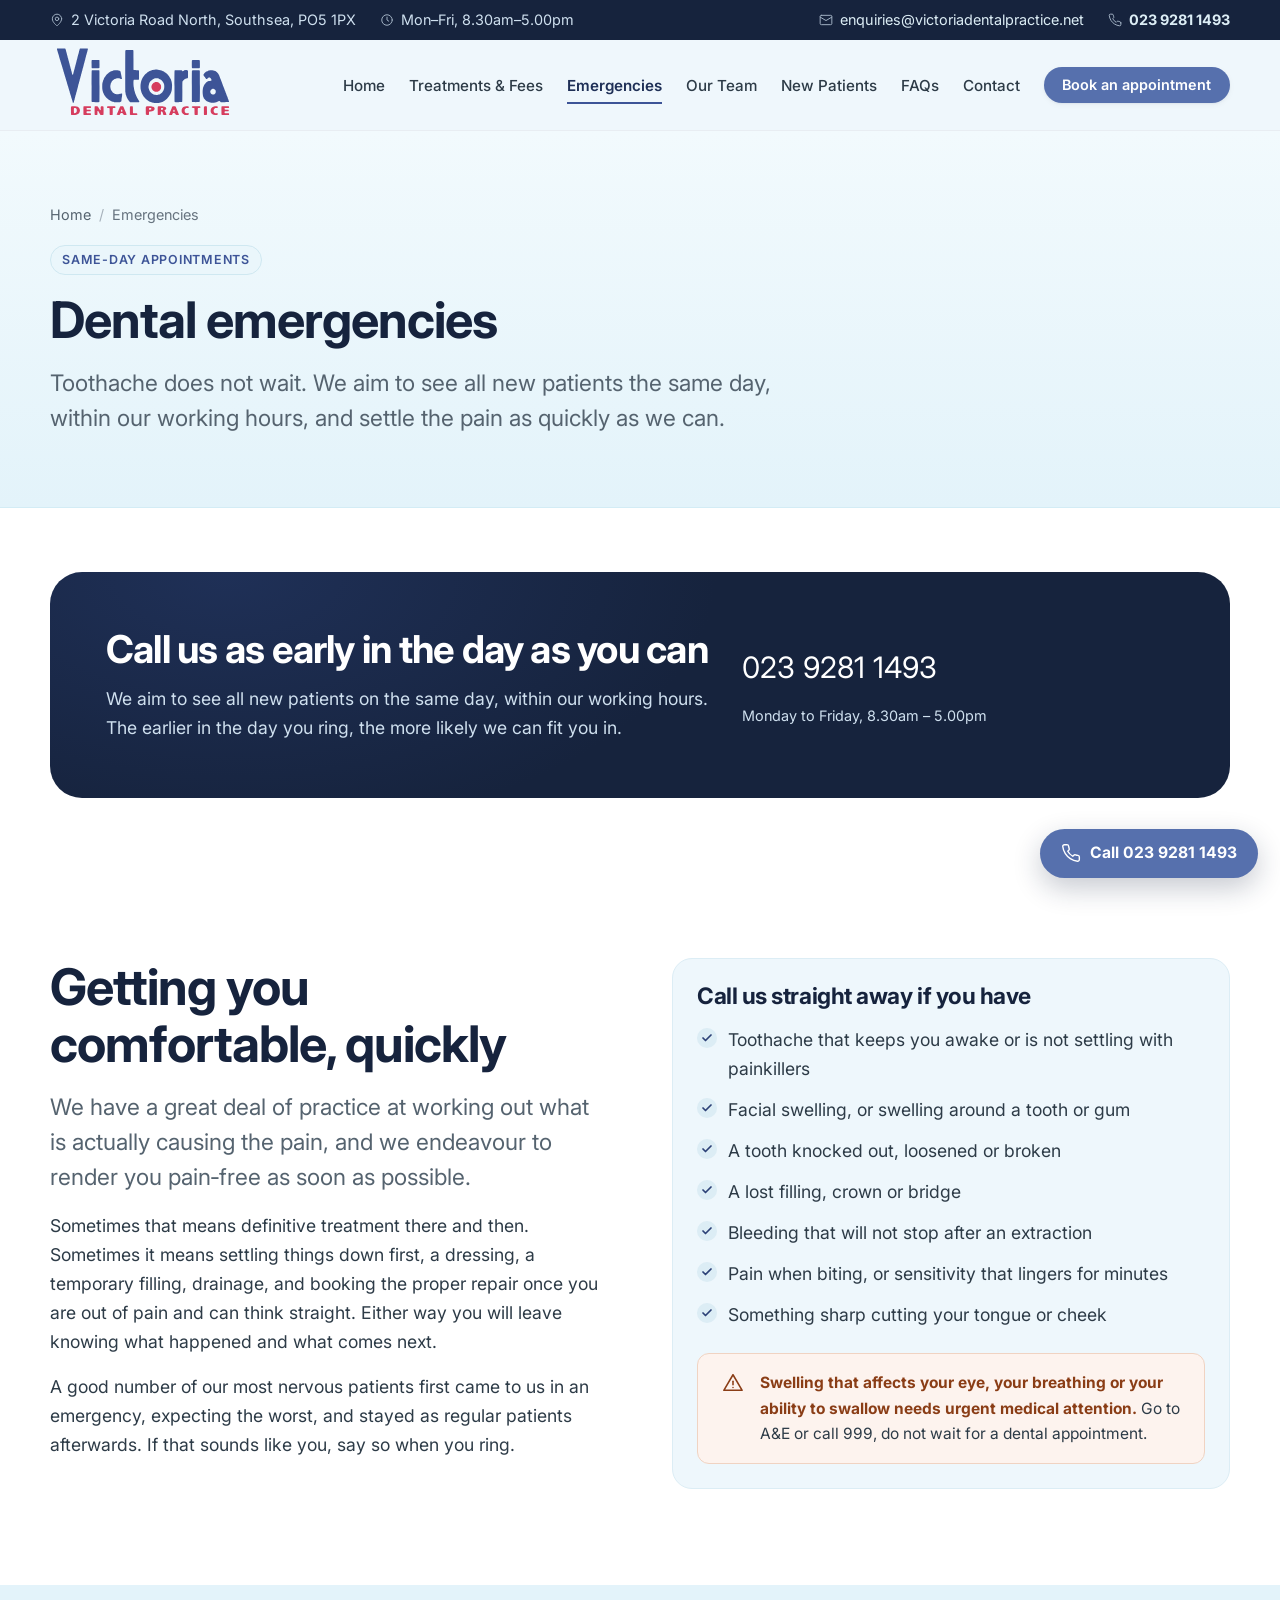
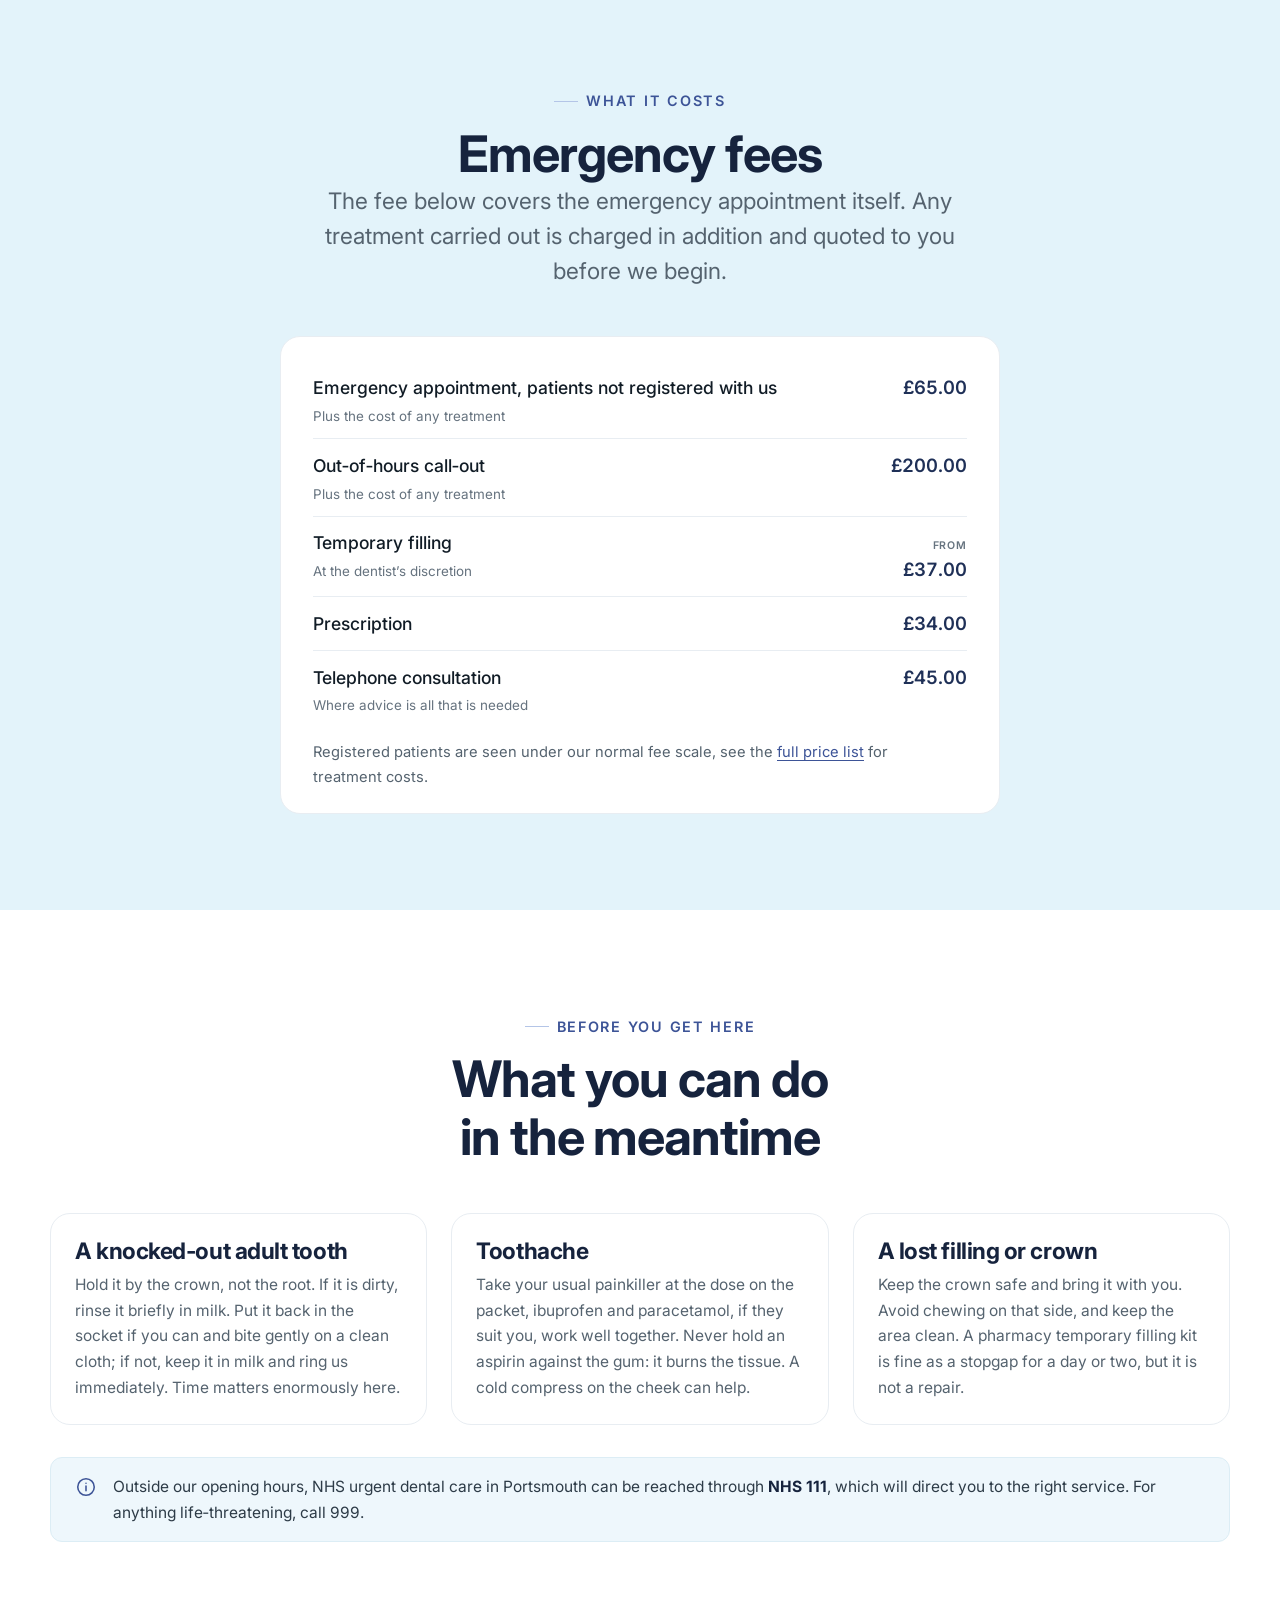
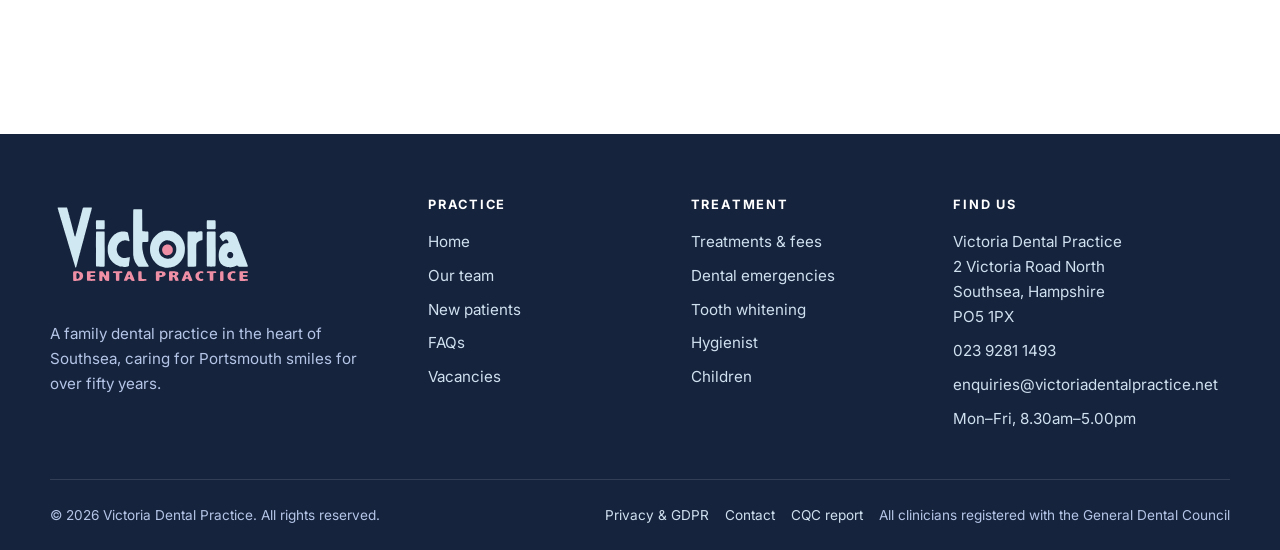
<file: emergencies.html>
<!DOCTYPE html>
<html lang="en-GB">
<head>
<meta charset="utf-8">
<meta name="viewport" content="width=device-width, initial-scale=1">
<title>Emergency Dentist in Southsea, Same Day Appointments | Victoria Dental Practice</title>
<meta name="description" content="Toothache or a broken tooth in Southsea or Portsmouth? We aim to see new patients the same day within working hours. Call 023 9281 1493.">
<link rel="canonical" href="https://www.victoriadentalpractice.net/emergencies.html">
<meta name="theme-color" content="#1f3057">
<meta name="robots" content="index, follow, max-image-preview:large">

<meta property="og:type" content="website">
<meta property="og:site_name" content="Victoria Dental Practice">
<meta property="og:title" content="Emergency Dentist in Southsea, Same Day Appointments | Victoria Dental Practice">
<meta property="og:description" content="Toothache or a broken tooth in Southsea or Portsmouth? We aim to see new patients the same day within working hours. Call 023 9281 1493.">
<meta property="og:url" content="https://www.victoriadentalpractice.net/emergencies.html">
<meta property="og:locale" content="en_GB">
<meta property="og:image" content="https://www.victoriadentalpractice.net/og-image.png">
<meta name="twitter:card" content="summary_large_image">

<link rel="icon" href="favicon.svg" type="image/svg+xml">
<link rel="apple-touch-icon" href="favicon.svg">

<link rel="preconnect" href="https://fonts.googleapis.com">
<link rel="preconnect" href="https://fonts.gstatic.com" crossorigin>
<link rel="stylesheet" href="https://fonts.googleapis.com/css2?family=Inter:wght@400;500;600;700;800&display=swap">
<link rel="stylesheet" href="style.css?v=20260814c">
<noscript><style>.reveal{opacity:1 !important;transform:none !important;}</style></noscript>
<script type="application/ld+json">{"@context":"https://schema.org","@type":"BreadcrumbList","itemListElement":[{"@type":"ListItem","position":1,"name":"Home"},{"@type":"ListItem","position":2,"name":"Emergencies","item":"https://www.victoriadentalpractice.net/emergencies.html"}]}</script>
</head>
<body>
<a class="skip-link" href="#main">Skip to main content</a>

<div class="topbar">
  <div class="wrap topbar__inner">
    <ul class="topbar__list">
      <li class="topbar__item"><svg class="" width="24" height="24" viewBox="0 0 24 24" fill="none" stroke="currentColor" stroke-width="1.7" stroke-linecap="round" stroke-linejoin="round" aria-hidden="true"><path d="M20 10c0 6-8 12-8 12s-8-6-8-12a8 8 0 0 1 16 0z"/><circle cx="12" cy="10" r="3"/></svg><span>2 Victoria Road North, Southsea, PO5 1PX</span></li>
      <li class="topbar__item"><svg class="" width="24" height="24" viewBox="0 0 24 24" fill="none" stroke="currentColor" stroke-width="1.7" stroke-linecap="round" stroke-linejoin="round" aria-hidden="true"><circle cx="12" cy="12" r="9"/><path d="M12 7v5l3 2"/></svg><span>Mon&ndash;Fri, 8.30am&ndash;5.00pm</span></li>
    </ul>
    <ul class="topbar__list">
      <li class="topbar__item"><svg class="" width="24" height="24" viewBox="0 0 24 24" fill="none" stroke="currentColor" stroke-width="1.7" stroke-linecap="round" stroke-linejoin="round" aria-hidden="true"><rect x="2" y="4" width="20" height="16" rx="2"/><path d="m22 7-10 6L2 7"/></svg><a href="mailto:enquiries@victoriadentalpractice.net">enquiries@victoriadentalpractice.net</a></li>
      <li class="topbar__item"><svg class="" width="24" height="24" viewBox="0 0 24 24" fill="none" stroke="currentColor" stroke-width="1.7" stroke-linecap="round" stroke-linejoin="round" aria-hidden="true"><path d="M22 16.92v3a2 2 0 0 1-2.18 2 19.79 19.79 0 0 1-8.63-3.07 19.5 19.5 0 0 1-6-6 19.79 19.79 0 0 1-3.07-8.67A2 2 0 0 1 4.11 2h3a2 2 0 0 1 2 1.72c.13.96.36 1.9.7 2.81a2 2 0 0 1-.45 2.11L8.09 9.91a16 16 0 0 0 6 6l1.27-1.27a2 2 0 0 1 2.11-.45c.9.34 1.85.57 2.81.7A2 2 0 0 1 22 16.92z"/></svg><a href="tel:+442392811493"><strong>023 9281 1493</strong></a></li>
    </ul>
  </div>
</div>

<header class="site-header">
  <div class="wrap site-header__inner">
    <a class="brand" href="index.html">
      <svg class="brand__logo" width="190" height="90" xmlns="http://www.w3.org/2000/svg" viewBox="0 0 2140.000000 1016.000000" role="img" aria-label="Victoria Dental Practice">
  <g transform="translate(0.000000,1016.000000) scale(0.100000,-0.100000)" fill="var(--logo-word, #cfe8f1)"><path d="M775 9187 c-15 -12 -17 -22 -11 -76 4 -34 20 -95 36 -134 16 -40 31
-90 35 -112 10 -59 31 -128 49 -163 9 -18 23 -64 30 -105 8 -40 26 -101 39
-135 14 -33 32 -94 41 -134 9 -40 30 -111 46 -158 16 -47 34 -112 40 -145 7
-33 22 -83 36 -111 13 -28 32 -91 43 -140 11 -49 31 -116 45 -149 13 -33 27
-82 31 -110 4 -27 21 -83 37 -124 16 -41 36 -109 45 -150 8 -42 26 -101 38
-132 13 -30 35 -102 50 -160 14 -57 32 -116 41 -131 8 -15 21 -62 30 -104 8
-43 25 -102 38 -133 14 -31 34 -100 45 -154 12 -54 30 -115 40 -135 10 -20 29
-77 41 -127 12 -49 33 -117 45 -150 13 -33 28 -87 35 -120 6 -33 21 -82 32
-110 11 -27 31 -93 43 -145 13 -52 32 -116 44 -141 11 -26 27 -80 35 -120 8
-41 28 -108 44 -149 17 -41 36 -104 42 -140 6 -35 23 -92 36 -125 14 -33 34
-100 46 -150 11 -49 28 -106 38 -125 10 -19 25 -73 35 -120 9 -47 30 -114 45
-150 15 -36 35 -101 44 -145 9 -44 28 -107 41 -141 14 -34 30 -86 35 -115 6
-30 24 -90 40 -134 15 -44 37 -116 48 -160 10 -44 28 -102 40 -130 11 -27 25
-75 30 -106 6 -32 24 -91 40 -132 17 -41 33 -96 37 -123 4 -27 13 -72 21 -100
11 -41 20 -54 44 -64 16 -7 36 -10 44 -7 24 9 45 60 57 139 6 40 24 106 40
147 16 41 34 108 40 150 6 42 23 115 39 162 17 47 36 121 45 164 8 44 26 109
40 145 13 36 31 106 39 157 8 50 24 109 34 130 11 21 27 79 36 128 10 50 30
126 46 170 15 44 34 112 41 150 6 39 25 110 41 158 16 49 35 128 44 175 8 48
25 112 38 142 14 30 30 84 36 120 6 36 26 115 44 175 19 61 39 139 46 175 6
36 22 92 34 125 13 33 29 92 36 130 7 39 25 107 41 153 16 46 34 115 40 155 6
40 22 99 35 132 13 33 31 101 40 150 8 50 26 117 38 150 23 60 36 109 56 220
6 33 20 83 31 110 11 28 31 95 44 150 13 55 33 127 44 160 11 33 28 102 37
154 9 52 25 112 35 135 10 23 27 86 38 142 12 56 32 130 45 165 13 35 29 98
36 139 7 41 26 113 42 159 16 46 36 122 43 170 8 48 26 113 39 144 14 30 30
86 36 124 6 37 22 97 35 133 13 36 31 101 40 145 8 44 27 116 41 161 14 45 24
90 22 100 -8 42 -31 44 -470 42 -483 -3 -449 4 -473 -109 -7 -35 -26 -103 -43
-150 -16 -47 -33 -114 -37 -150 -4 -35 -16 -86 -27 -114 -10 -27 -34 -113 -53
-190 -18 -77 -42 -165 -53 -195 -10 -30 -23 -82 -27 -115 -4 -33 -18 -87 -30
-120 -13 -33 -33 -107 -45 -165 -12 -58 -32 -136 -45 -175 -13 -38 -31 -108
-39 -155 -8 -47 -26 -116 -40 -153 -14 -38 -31 -99 -37 -135 -6 -37 -24 -103
-39 -148 -15 -44 -31 -100 -34 -125 -12 -76 -27 -142 -42 -183 -8 -21 -28 -93
-44 -160 -16 -67 -36 -138 -45 -160 -9 -21 -23 -79 -31 -128 -18 -111 -37
-160 -59 -152 -8 4 -31 34 -49 68 -25 45 -39 87 -51 160 -9 54 -30 134 -46
178 -16 44 -29 91 -29 106 0 35 -32 152 -58 217 -11 28 -25 86 -32 130 -7 44
-24 111 -40 150 -15 38 -33 105 -39 148 -7 44 -25 116 -41 160 -15 45 -35 120
-45 166 -9 47 -23 98 -32 115 -9 17 -26 81 -38 142 -13 61 -28 121 -34 131
-13 25 -47 154 -55 213 -4 24 -18 76 -31 115 -13 38 -33 117 -45 174 -12 57
-28 117 -36 133 -8 15 -19 47 -23 71 -31 148 -45 206 -61 237 -10 19 -21 55
-25 79 -4 25 -17 54 -31 68 -23 23 -23 23 -467 23 -355 0 -447 -3 -462 -13z
M8523 9001 c-21 -13 -36 -33 -43 -58 -16 -56 -9 -4644 7 -4693 7 -19 19 -89
27 -156 11 -92 22 -136 45 -185 16 -35 38 -91 49 -124 27 -84 82 -202 120
-260 18 -27 32 -53 32 -58 0 -5 17 -31 38 -57 20 -26 45 -61 54 -77 34 -54
103 -133 143 -160 40 -28 40 -28 538 -28 538 0 508 -3 523 52 10 36 -3 67 -51
125 -25 30 -45 60 -45 65 0 6 -15 33 -34 60 -19 27 -45 72 -59 99 -14 28 -33
56 -41 63 -9 8 -16 21 -16 30 0 10 -16 44 -36 77 -20 32 -43 82 -51 109 -8 28
-28 75 -43 105 -16 30 -33 74 -39 96 -6 23 -24 70 -40 105 -15 35 -36 105 -46
154 -10 50 -26 106 -35 125 -17 34 -24 69 -55 250 -7 47 -20 121 -29 166 -36
195 -48 722 -18 796 6 15 20 31 30 37 11 6 126 12 269 14 278 4 295 7 307 68
11 56 7 913 -5 947 -21 60 -32 62 -309 62 -150 0 -259 4 -270 10 -11 6 -24 27
-30 48 -6 24 -10 392 -10 1087 0 980 -1 1052 -18 1085 -17 35 -17 35 -422 38
-387 2 -406 1 -437 -17z M4690 7868 c-19 -31 -20 -52 -20 -429 0 -403 4 -450
38 -465 9 -3 197 -6 417 -5 379 2 401 3 419 21 19 19 20 36 20 432 0 421 -2
446 -38 470 -6 4 -192 8 -414 8 -402 0 -402 0 -422 -32z M16033 7881 c-17 -11
-34 -30 -38 -42 -13 -39 -9 -781 3 -811 6 -15 23 -35 39 -45 25 -17 58 -18
408 -18 437 0 424 -2 444 82 8 33 11 164 9 415 -3 368 -3 368 -36 400 -32 33
-32 33 -415 36 -364 2 -384 1 -414 -17z M11780 6810 c-131 -9 -233 -26 -270
-45 -14 -7 -65 -25 -113 -39 -48 -14 -100 -34 -115 -44 -15 -11 -43 -25 -63
-31 -21 -7 -61 -29 -90 -50 -30 -21 -64 -41 -76 -45 -13 -4 -29 -13 -35 -20
-7 -6 -35 -27 -61 -45 -71 -49 -334 -316 -364 -370 -7 -13 -24 -37 -38 -55
-56 -68 -99 -132 -117 -174 -11 -25 -33 -65 -48 -89 -16 -25 -32 -59 -36 -77
-3 -17 -19 -56 -34 -86 -42 -84 -109 -367 -121 -512 -12 -132 -5 -431 12 -538
6 -36 21 -98 35 -138 13 -40 24 -80 24 -90 0 -36 31 -135 51 -163 11 -16 26
-50 34 -76 8 -26 28 -70 46 -97 17 -27 34 -59 39 -71 8 -22 103 -165 135 -204
47 -57 190 -217 204 -229 9 -7 32 -26 51 -43 139 -121 345 -255 444 -289 28
-9 70 -27 91 -38 22 -11 89 -32 149 -46 60 -15 114 -30 120 -35 19 -16 226
-30 406 -27 156 3 189 7 305 35 181 44 233 59 285 85 25 13 63 29 85 36 22 7
58 25 80 40 22 15 55 35 74 45 19 9 44 26 55 37 12 11 35 27 51 35 29 15 114
87 207 175 50 48 181 202 233 276 19 26 47 72 64 102 16 30 41 70 55 89 14 19
26 40 26 47 0 6 14 38 32 70 54 103 114 305 138 470 24 167 35 481 20 579 -5
33 -17 114 -26 180 -10 74 -25 140 -39 172 -13 29 -33 87 -45 129 -11 42 -29
89 -39 103 -10 14 -27 47 -38 72 -11 25 -34 65 -52 89 -17 24 -31 49 -31 56 0
6 -16 31 -36 55 -19 23 -44 59 -54 78 -17 33 -48 69 -198 226 -29 30 -66 62
-83 70 -16 9 -29 19 -29 24 0 14 -301 221 -323 221 -5 0 -37 14 -71 31 -142
73 -344 125 -533 139 -151 11 -201 11 -373 0z m293 -980 c83 -6 130 -15 155
-28 20 -10 60 -27 89 -36 29 -10 68 -28 88 -42 20 -13 53 -33 73 -43 53 -28
191 -159 233 -222 135 -204 163 -296 164 -539 0 -201 -24 -311 -97 -455 -28
-55 -61 -111 -73 -125 -12 -14 -27 -33 -32 -43 -20 -38 -189 -200 -223 -215
-19 -8 -53 -27 -75 -42 -40 -29 -148 -58 -301 -82 -65 -11 -86 -9 -225 17
-132 25 -166 36 -239 74 -47 24 -102 59 -123 77 -20 19 -41 34 -46 34 -10 0
-116 105 -157 156 -52 66 -113 190 -134 271 -11 43 -26 103 -35 133 -24 86
-20 236 9 344 14 50 32 120 41 155 9 35 24 76 34 90 10 14 26 48 36 74 10 26
26 53 35 60 9 7 27 28 40 47 40 57 160 168 239 221 41 27 78 49 83 49 5 0 40
13 78 30 109 48 174 55 363 40z M15275 6763 c-63 -15 -188 -54 -208 -64 -12
-7 -37 -25 -56 -41 -18 -16 -40 -27 -48 -24 -8 3 -18 6 -22 6 -3 0 -15 15 -25
34 -10 18 -30 39 -44 46 -19 9 -138 14 -413 18 -385 5 -385 5 -407 -23 -22
-28 -22 -28 -22 -1760 0 -1199 3 -1741 11 -1763 18 -53 33 -55 431 -50 405 4
414 6 435 68 9 26 12 314 12 1151 1 1116 1 1116 44 1170 44 58 124 137 179
180 64 49 220 118 303 134 43 8 86 22 95 30 13 14 15 71 18 414 3 399 3 399
-23 429 -20 24 -38 32 -88 41 -64 11 -135 13 -172 4z M18130 6744 c-171 -20
-211 -27 -255 -41 -27 -9 -59 -22 -70 -29 -11 -7 -49 -22 -83 -33 -35 -11 -79
-33 -97 -48 -18 -16 -66 -53 -105 -83 -40 -30 -81 -66 -92 -80 -11 -14 -40
-47 -65 -73 -44 -46 -72 -101 -72 -142 -1 -11 15 -42 34 -70 20 -27 51 -74 70
-102 19 -29 38 -53 43 -53 5 0 19 -19 32 -42 13 -24 41 -65 62 -91 21 -27 38
-53 38 -58 0 -16 64 -49 96 -49 20 0 39 9 55 26 13 14 57 51 98 82 66 50 80
56 131 60 43 3 66 -1 97 -17 75 -38 163 -183 163 -268 0 -36 -28 -82 -53 -87
-12 -3 -65 -7 -117 -10 -136 -7 -184 -19 -282 -69 -102 -52 -154 -93 -226
-179 -98 -116 -122 -149 -142 -196 -12 -25 -27 -53 -34 -62 -7 -8 -24 -46 -36
-85 -13 -38 -29 -79 -37 -91 -36 -57 -79 -378 -77 -594 0 -58 10 -181 21 -273
18 -136 28 -181 52 -235 17 -37 35 -86 41 -109 6 -23 15 -45 20 -48 6 -4 28
-33 50 -65 52 -77 189 -213 248 -247 26 -14 54 -32 62 -39 8 -6 40 -22 70 -34
30 -12 84 -35 120 -51 38 -17 116 -37 185 -50 277 -48 308 -48 550 -4 97 17
158 34 200 55 33 16 76 36 95 44 19 8 54 29 77 47 36 27 46 31 79 24 24 -4 50
-19 69 -39 16 -17 55 -46 86 -64 56 -31 56 -31 468 -30 228 1 424 3 438 6 25
5 53 47 53 82 0 11 -13 44 -29 73 -16 28 -32 70 -36 92 -4 22 -22 72 -41 111
-19 39 -38 92 -43 117 -4 25 -19 65 -33 89 -14 23 -35 76 -47 115 -12 40 -30
87 -41 105 -10 18 -27 65 -38 103 -11 39 -29 86 -40 105 -11 19 -32 73 -46
120 -14 47 -33 95 -42 108 -8 12 -24 54 -35 93 -11 39 -30 92 -43 117 -13 26
-27 63 -31 82 -4 19 -22 67 -40 105 -19 39 -39 93 -46 120 -6 28 -21 68 -32
90 -20 38 -57 138 -116 310 -16 44 -39 103 -53 130 -14 28 -31 75 -38 105 -7
30 -24 77 -37 104 -14 27 -32 72 -40 100 -8 28 -27 73 -41 101 -13 27 -33 77
-42 110 -10 33 -29 85 -43 115 -14 30 -30 74 -37 97 -6 24 -23 64 -39 90 -16
27 -41 68 -55 93 -59 98 -169 230 -192 230 -5 0 -25 13 -45 29 -20 16 -79 50
-133 76 -75 35 -119 49 -194 60 -109 17 -239 25 -292 19z m347 -2110 c26 -9
76 -38 109 -65 46 -36 67 -62 84 -101 20 -47 22 -61 15 -153 -4 -55 -13 -113
-19 -130 -46 -109 -203 -196 -320 -179 -136 21 -259 150 -273 288 -5 48 -1 69
32 156 21 55 41 100 44 100 4 0 26 16 50 36 23 20 61 42 84 50 58 18 137 17
194 -2z M4696 6719 c-21 -17 -21 -17 -24 -1746 -2 -1215 0 -1739 8 -1765 6
-21 21 -43 33 -50 17 -10 115 -13 408 -13 367 0 388 1 408 19 12 11 25 35 30
55 5 20 8 787 7 1754 -1 1719 -1 1719 -30 1743 -29 25 -29 25 -423 23 -358 -2
-397 -4 -417 -20z M7400 6734 c-218 -18 -279 -27 -330 -50 -30 -13 -76 -28
-103 -34 -56 -12 -213 -89 -278 -136 -26 -19 -50 -34 -54 -34 -4 0 -24 -15
-44 -32 -20 -18 -57 -49 -81 -68 -78 -61 -194 -188 -239 -262 -12 -21 -28 -41
-36 -45 -7 -5 -24 -30 -38 -58 -14 -27 -34 -59 -44 -70 -25 -27 -97 -160 -113
-210 -7 -22 -25 -65 -41 -95 -15 -30 -35 -91 -44 -135 -10 -44 -26 -100 -35
-125 -29 -70 -40 -165 -47 -378 -7 -224 7 -422 37 -534 11 -40 29 -106 40
-147 10 -41 33 -108 51 -150 17 -42 39 -94 47 -116 9 -22 21 -47 28 -55 6 -8
21 -34 33 -58 21 -41 74 -119 139 -202 65 -84 243 -248 362 -334 120 -86 356
-200 449 -216 35 -6 87 -20 115 -30 76 -28 188 -40 376 -40 192 0 307 13 362
41 20 10 44 19 52 19 8 0 28 11 44 24 28 25 29 26 41 198 7 95 21 210 31 254
11 45 26 150 34 233 13 138 11 199 -8 230 -11 17 -45 13 -80 -8 -17 -10 -65
-24 -106 -31 -41 -7 -90 -18 -107 -26 -18 -7 -77 -18 -131 -24 -108 -13 -156
-7 -316 35 -68 19 -108 37 -170 79 -91 61 -131 92 -159 121 -28 31 -102 135
-126 180 -12 22 -31 54 -42 71 -10 17 -28 71 -39 120 -11 49 -28 121 -36 159
-20 88 -13 203 22 332 13 51 24 101 24 110 0 10 12 38 25 63 14 25 35 65 46
90 19 40 103 154 142 191 40 39 86 78 113 95 16 10 45 30 64 45 19 15 46 30
60 34 14 4 52 20 86 36 43 20 89 31 165 39 148 17 273 2 374 -44 28 -13 77
-27 107 -31 50 -6 57 -5 67 13 16 30 13 65 -10 123 -11 29 -29 118 -40 198
-11 80 -31 184 -45 231 -13 47 -30 128 -36 180 -11 85 -15 98 -45 131 -47 52
-107 78 -205 90 -99 12 -245 18 -308 13z M16043 6725 c-17 -7 -36 -23 -43 -34
-8 -16 -11 -486 -10 -1743 0 -1637 1 -1723 18 -1752 10 -18 32 -36 52 -43 46
-16 712 -15 761 1 23 8 41 24 56 51 23 40 23 40 22 1740 -1 935 -4 1711 -8
1724 -3 13 -18 33 -33 44 -25 19 -46 20 -405 22 -296 2 -386 0 -410 -10z"/></g>
  <g transform="translate(0.000000,1016.000000) scale(0.100000,-0.100000)" fill="var(--logo-sub, #738bc4)"><path d="M11893 5410 c-24 -5 -57 -16 -75 -24 -18 -9 -53 -22 -77 -31 -57 -20
-133 -78 -193 -149 -36 -40 -57 -79 -84 -153 -31 -86 -36 -109 -36 -191 0 -79
5 -106 34 -188 28 -82 43 -108 98 -172 62 -71 99 -99 210 -154 38 -19 65 -23
177 -26 74 -2 154 1 183 7 68 15 194 92 249 153 48 53 66 81 109 168 26 53 27
61 27 215 0 160 0 160 -48 247 -36 65 -67 104 -118 151 -78 71 -81 73 -193
117 -86 33 -191 45 -263 30z M15305 2683 c-57 -13 -194 -57 -220 -71 -71 -36
-136 -95 -179 -161 -55 -86 -65 -122 -69 -242 -3 -146 7 -198 58 -274 40 -61
139 -165 158 -165 4 0 42 -17 85 -37 77 -38 77 -38 232 -41 186 -4 226 5 252
58 25 49 24 122 -2 145 -12 11 -28 15 -42 12 -13 -3 -43 -11 -68 -17 -53 -13
-118 -6 -180 21 -61 27 -77 44 -118 124 -32 64 -35 77 -34 150 1 68 6 90 32
147 23 50 45 78 82 107 59 48 102 56 233 47 87 -7 94 -6 104 13 6 11 11 40 11
64 0 66 -25 92 -110 111 -65 15 -180 20 -225 9z M18575 2683 c-107 -25 -218
-69 -276 -109 -90 -61 -157 -159 -175 -253 -30 -150 -9 -320 48 -398 61 -83
120 -132 218 -181 95 -47 95 -47 265 -47 188 0 226 8 243 53 18 46 22 79 16
111 -10 47 -31 53 -114 35 -60 -14 -81 -15 -124 -5 -101 23 -128 42 -176 122
-42 70 -45 79 -48 162 -4 84 -2 91 29 154 20 38 54 83 82 109 57 51 96 60 232
50 111 -8 120 -1 120 81 0 45 -4 58 -23 74 -39 31 -118 49 -211 48 -47 -1 -95
-3 -106 -6z M2386 2663 c-45 -24 -47 -42 -44 -500 3 -399 4 -434 21 -450 15
-15 40 -18 175 -21 86 -2 204 1 262 7 192 20 394 106 443 189 10 17 22 32 26
32 15 0 41 62 65 157 14 56 26 112 26 125 0 13 -13 73 -28 134 -25 97 -34 118
-70 159 -22 25 -65 64 -95 85 -45 32 -72 42 -153 59 -136 27 -219 34 -427 35
-122 1 -185 -3 -201 -11z m469 -192 c41 -19 125 -112 137 -154 10 -35 9 -199
-2 -237 -16 -57 -98 -150 -150 -171 -51 -20 -102 -24 -130 -9 -34 18 -40 65
-39 289 1 119 4 229 8 246 3 17 16 35 31 42 36 18 98 16 145 -6z M3819 2669
c-17 -4 -40 -16 -52 -27 -19 -20 -20 -32 -18 -462 1 -243 4 -447 7 -455 3 -8
28 -18 55 -24 64 -14 718 -15 754 -1 14 5 30 22 36 37 13 36 3 95 -22 122 -19
20 -29 21 -220 21 -201 0 -201 0 -230 29 -26 26 -29 36 -29 89 0 50 4 66 26
91 26 31 26 31 187 31 175 0 234 9 254 36 17 24 16 84 -3 109 -14 19 -30 20
-215 25 -201 5 -201 5 -225 33 -33 39 -34 114 -1 145 22 21 32 22 231 22 207
0 207 0 233 26 23 23 25 31 19 72 -12 88 4 85 -400 86 -195 1 -369 -2 -387 -5z
M5082 2670 c-74 -11 -71 9 -72 -492 0 -381 2 -449 15 -461 17 -17 163 -33 226
-24 22 3 49 13 60 23 18 16 19 32 19 215 0 167 2 200 16 213 18 18 22 16 81
-31 29 -23 46 -47 58 -82 8 -27 29 -66 45 -87 16 -22 30 -44 30 -49 0 -17 39
-85 80 -140 39 -53 39 -53 125 -60 99 -8 216 1 241 19 15 11 17 53 19 447 1
253 -2 446 -8 462 -5 15 -17 32 -27 37 -28 15 -201 23 -232 11 -16 -6 -37 -25
-47 -42 -17 -28 -18 -46 -14 -192 4 -132 2 -166 -9 -181 -31 -40 -106 7 -134
82 -10 26 -28 61 -40 77 -13 17 -32 51 -43 77 -24 56 -93 153 -119 166 -21 12
-213 20 -270 12z M6460 2664 c-35 -15 -60 -51 -60 -85 0 -69 23 -81 164 -89
158 -8 146 25 146 -401 0 -407 -7 -382 105 -394 65 -7 178 -1 211 12 8 3 20
17 25 30 5 13 9 177 9 364 0 340 0 340 25 364 22 23 32 25 107 25 138 0 178
20 178 89 0 44 -9 60 -43 78 -26 13 -88 15 -435 17 -285 1 -413 -2 -432 -10z
M7960 2671 c-20 -4 -41 -10 -47 -14 -18 -12 -90 -149 -103 -197 -6 -25 -25
-68 -40 -97 -16 -28 -35 -73 -41 -100 -6 -26 -24 -70 -39 -98 -15 -27 -35 -77
-44 -110 -10 -33 -27 -75 -38 -93 -19 -31 -72 -168 -85 -219 -9 -37 28 -48
167 -48 74 1 133 5 146 12 13 8 26 33 37 73 20 72 50 103 110 119 42 10 148 8
186 -4 23 -7 75 -79 101 -139 13 -30 28 -50 45 -56 15 -6 72 -10 128 -10 99 0
171 12 182 30 7 12 -48 176 -78 230 -14 25 -28 61 -32 80 -4 19 -20 60 -36 90
-16 30 -38 82 -49 114 -11 33 -29 75 -40 93 -10 18 -26 54 -34 80 -11 40 -63
159 -95 223 -15 30 -65 43 -166 46 -55 2 -116 0 -135 -5z m144 -383 c8 -13 22
-56 31 -96 15 -66 15 -75 1 -97 -19 -29 -48 -39 -92 -30 -41 7 -74 37 -74 66
0 11 14 48 31 82 49 99 75 118 103 75z M9035 2667 c-38 -21 -41 -58 -40 -505
2 -392 3 -435 19 -450 15 -15 53 -17 349 -20 183 -2 356 -1 384 3 65 8 92 29
100 77 5 33 2 41 -30 73 -35 35 -35 35 -211 35 -185 0 -210 5 -249 48 -16 18
-18 49 -20 355 -2 337 -2 337 -29 363 -25 25 -31 27 -141 28 -64 2 -123 -2
-132 -7z M10861 2667 c-16 -4 -39 -19 -50 -33 -20 -26 -21 -38 -21 -450 0
-237 4 -433 9 -447 14 -37 88 -51 215 -43 140 9 136 3 136 193 0 147 1 155 23
177 21 21 35 23 153 28 122 5 135 8 237 48 96 38 112 48 151 94 24 28 48 60
53 71 19 37 24 96 13 149 -9 43 -20 61 -63 104 -61 60 -99 75 -245 98 -115 17
-556 26 -611 11z m530 -203 c27 -27 38 -106 18 -131 -35 -42 -163 -76 -214
-57 -25 10 -45 58 -45 109 0 88 25 106 142 102 64 -2 81 -6 99 -23z M12224
2672 c-10 -1 -29 -5 -42 -8 -47 -10 -49 -37 -47 -494 1 -234 5 -433 9 -443 5
-9 20 -20 35 -24 43 -12 264 -9 287 5 29 15 34 50 34 213 0 137 0 138 26 158
28 22 54 21 106 -6 33 -16 51 -49 68 -123 7 -30 26 -96 42 -146 23 -72 35 -94
54 -103 30 -13 213 -14 268 -2 59 14 63 22 39 93 -12 35 -27 86 -33 113 -15
66 -58 138 -119 203 -71 73 -67 109 16 141 17 7 50 31 72 53 80 81 78 201 -4
277 -50 46 -76 55 -250 82 -107 17 -167 20 -336 17 -113 -2 -214 -4 -225 -6z
m465 -193 c18 -6 38 -24 46 -40 16 -30 19 -77 7 -95 -11 -17 -103 -71 -134
-78 -65 -15 -108 35 -108 128 0 47 4 57 26 75 30 24 109 29 163 10z M13853
2673 c-24 -5 -80 -67 -106 -118 -8 -16 -18 -46 -22 -65 -4 -19 -20 -57 -35
-85 -16 -27 -35 -73 -43 -101 -8 -28 -26 -73 -40 -100 -14 -27 -32 -71 -40
-99 -8 -27 -29 -76 -46 -109 -17 -32 -31 -65 -31 -74 0 -9 -16 -49 -36 -89
-45 -91 -43 -123 6 -136 19 -5 84 -7 143 -5 131 5 153 18 180 99 9 29 27 64
40 76 29 29 114 46 194 37 73 -7 94 -23 119 -91 41 -112 73 -127 252 -121 138
4 147 10 128 91 -7 29 -27 79 -44 112 -17 33 -36 80 -42 105 -6 25 -22 61 -35
81 -13 20 -31 63 -40 95 -10 33 -28 78 -42 102 -13 24 -31 66 -40 95 -8 29
-27 75 -43 102 -15 28 -31 66 -35 85 -18 89 -58 111 -209 114 -61 2 -121 1
-133 -1z m171 -411 c18 -35 31 -122 22 -155 -3 -15 -18 -30 -36 -37 -33 -14
-93 -8 -116 11 -29 24 -9 145 32 190 10 11 30 19 50 19 27 0 37 -6 48 -28z
M16062 2668 c-58 -15 -90 -86 -62 -138 14 -26 70 -40 163 -40 69 0 81 -3 102
-25 25 -24 25 -24 25 -373 0 -329 1 -351 19 -373 19 -23 24 -24 158 -24 90 0
145 4 159 12 12 7 24 27 28 44 3 17 6 182 6 365 0 402 -10 374 130 374 105 0
155 16 170 55 16 41 -1 87 -39 109 -31 18 -57 19 -430 21 -219 0 -411 -3 -429
-7z M17415 2665 c-22 -8 -45 -22 -52 -32 -10 -13 -13 -118 -13 -455 0 -504 -7
-471 96 -484 81 -10 214 3 236 23 17 15 18 44 16 466 -3 450 -3 450 -29 469
-21 16 -46 21 -120 23 -63 2 -107 -1 -134 -10z M19408 2672 c-81 -5 -78 16
-78 -494 0 -381 2 -449 15 -461 22 -23 143 -29 497 -25 348 3 345 3 349 63 5
56 -1 81 -21 103 -20 21 -28 22 -217 22 -187 0 -198 1 -229 22 -54 37 -67 87
-40 151 25 61 46 67 225 67 88 0 170 4 183 9 37 15 68 50 68 77 0 15 -12 38
-29 55 -29 29 -29 29 -196 29 -221 0 -258 16 -258 114 0 31 6 45 27 63 26 22
32 23 234 23 225 0 243 4 256 55 8 31 -9 98 -28 114 -10 8 -116 12 -363 14
-191 1 -369 1 -395 -1z"/></g>
</svg>
    </a>

    <button class="nav-toggle" type="button" aria-expanded="false"
            aria-controls="primary-nav" aria-label="Menu">
      <svg class="icon-open" width="24" height="24" viewBox="0 0 24 24" fill="none" stroke="currentColor" stroke-width="1.7" stroke-linecap="round" stroke-linejoin="round" aria-hidden="true"><path d="M4 7h16M4 12h16M4 17h16"/></svg><svg class="icon-close" width="24" height="24" viewBox="0 0 24 24" fill="none" stroke="currentColor" stroke-width="1.7" stroke-linecap="round" stroke-linejoin="round" aria-hidden="true"><path d="m6 6 12 12M18 6 6 18"/></svg>
    </button>

    <nav class="nav" id="primary-nav" aria-label="Primary">
      <ul class="nav__list">
        <li><a class="nav__link" href="index.html">Home</a></li>
        <li><a class="nav__link" href="treatments.html">Treatments &amp; Fees</a></li>
        <li><a class="nav__link" href="emergencies.html" aria-current="page">Emergencies</a></li>
        <li><a class="nav__link" href="team.html">Our Team</a></li>
        <li><a class="nav__link" href="new-patients.html">New Patients</a></li>
        <li><a class="nav__link" href="faqs.html">FAQs</a></li>
        <li><a class="nav__link" href="contact.html">Contact</a></li>
        </ul>
      <a class="btn btn--primary btn--sm" href="contact.html#enquiry">Book an appointment</a>
    </nav>
  </div>
</header>

<main id="main">

<section class="page-head">
  <div class="wrap">
    <nav class="breadcrumb" aria-label="Breadcrumb"><ol><li><a href="index.html">Home</a></li><li>Emergencies</li></ol></nav>
    <div class="page-head__inner">
      <p class="mb-4"><span class="tag">Same-day appointments</span></p><h1>Dental emergencies</h1>
      <p class="lede">Toothache does not wait. We aim to see all new patients the same day, within our working hours, and settle the pain as quickly as we can.</p>
    </div>
  </div>
</section>


<section class="section section--tight">
  <div class="wrap">
    <div class="cta-band reveal">
      <div>
        <h2>Call us as early in the day as you can</h2>
        <p>We aim to see all new patients on the same day, within our working hours.
        The earlier in the day you ring, the more likely we can fit you in.</p>
      </div>
      <div>
        <a class="cta-band__phone" href="tel:+442392811493">023 9281 1493</a>
        <p style="font-size:.9rem;">Monday to Friday, 8.30am &ndash; 5.00pm</p>
      </div>
    </div>
  </div>
</section>

<section class="section">
  <div class="wrap split split--top">
    <div class="reveal">
      <h2>Getting you comfortable, quickly</h2>
      <p class="lede mt-4">We have a great deal of practice at working out what is
      actually causing the pain, and we endeavour to render you pain&#8209;free as
      soon as possible.</p>
      <p class="mt-4">Sometimes that means definitive treatment there and then. Sometimes
      it means settling things down first, a dressing, a temporary filling, drainage, and booking the proper repair once you are out of pain and can think
      straight. Either way you will leave knowing what happened and what comes next.</p>
      <p class="mt-4">A good number of our most nervous patients first came to us in an
      emergency, expecting the worst, and stayed as regular patients afterwards. If that
      sounds like you, say so when you ring.</p>
    </div>

    <div class="card reveal" data-delay="100" style="background:var(--blue-050);border-color:var(--blue-100);">
      <h3>Call us straight away if you have</h3>
      <ul class="checklist mt-4">
        <li>Toothache that keeps you awake or is not settling with painkillers</li>
        <li>Facial swelling, or swelling around a tooth or gum</li>
        <li>A tooth knocked out, loosened or broken</li>
        <li>A lost filling, crown or bridge</li>
        <li>Bleeding that will not stop after an extraction</li>
        <li>Pain when biting, or sensitivity that lingers for minutes</li>
        <li>Something sharp cutting your tongue or cheek</li>
      </ul>
      <div class="notice notice--urgent mt-5">
        <svg class="" width="24" height="24" viewBox="0 0 24 24" fill="none" stroke="currentColor" stroke-width="1.7" stroke-linecap="round" stroke-linejoin="round" aria-hidden="true"><path d="M12 3 2 20h20L12 3z"/><path d="M12 10v4"/><path d="M12 17h.01"/></svg>
        <div><strong>Swelling that affects your eye, your breathing or your ability to
        swallow needs urgent medical attention.</strong> Go to A&amp;E or call 999,
        do not wait for a dental appointment.</div>
      </div>
    </div>
  </div>
</section>

<section class="section section--tint">
  <div class="wrap">
    <div class="section-head center">
      <p class="eyebrow">What it costs</p>
      <h2>Emergency fees</h2>
      <p class="lede">The fee below covers the emergency appointment itself. Any treatment
      carried out is charged in addition and quoted to you before we begin.</p>
    </div>
    <div style="max-width:720px;margin-inline:auto;">
      <div class="fee-card reveal">
        <dl class="fee-list" style="border-top:0;">
          <div class="fee-row"><dt><span class="fee-name">Emergency appointment, patients not registered with us</span><span class="fee-note">Plus the cost of any treatment</span></dt><dd class="fee-price">&pound;65.00</dd></div>
          <div class="fee-row"><dt><span class="fee-name">Out&#8209;of&#8209;hours call&#8209;out</span><span class="fee-note">Plus the cost of any treatment</span></dt><dd class="fee-price">&pound;200.00</dd></div>
          <div class="fee-row"><dt><span class="fee-name">Temporary filling</span><span class="fee-note">At the dentist&rsquo;s discretion</span></dt><dd class="fee-price"><span class="fee-from">from</span>&pound;37.00</dd></div>
          <div class="fee-row"><dt><span class="fee-name">Prescription</span></dt><dd class="fee-price">&pound;34.00</dd></div>
          <div class="fee-row"><dt><span class="fee-name">Telephone consultation</span><span class="fee-note">Where advice is all that is needed</span></dt><dd class="fee-price">&pound;45.00</dd></div>
        </dl>
        <p class="mt-5" style="font-size:.92rem;color:var(--ink-500);">Registered patients are seen
        under our normal fee scale, see the <a href="treatments.html">full price list</a>
        for treatment costs.</p>
      </div>
    </div>
  </div>
</section>

<section class="section">
  <div class="wrap">
    <div class="section-head center">
      <p class="eyebrow">Before you get here</p>
      <h2>What you can do in the meantime</h2>
    </div>
    <div class="grid grid--3">
      <article class="card reveal">
        <div class="card__icon"><svg class="" width="24" height="24" viewBox="0 0 24 24" fill="none" stroke="currentColor" stroke-width="1.7" stroke-linecap="round" stroke-linejoin="round" aria-hidden="true"><path d="M12 3c-2 0-2.5 1-4.5 1S4 3.5 4 6.5c0 3 1.2 4.3 1.8 7.2.5 2.4.4 6.3 2.2 6.3 1.6 0 1.4-3.4 2-5.3.3-1 .8-1.7 2-1.7s1.7.7 2 1.7c.6 1.9.4 5.3 2 5.3 1.8 0 1.7-3.9 2.2-6.3.6-2.9 1.8-4.2 1.8-7.2C20 3.5 18.5 4 16.5 4S14 3 12 3z"/></svg></div>
        <h3>A knocked-out adult tooth</h3>
        <p>Hold it by the crown, not the root. If it is dirty, rinse it briefly in milk.
        Put it back in the socket if you can and bite gently on a clean cloth; if not,
        keep it in milk and ring us immediately. Time matters enormously here.</p>
      </article>
      <article class="card reveal" data-delay="70">
        <div class="card__icon"><svg class="" width="24" height="24" viewBox="0 0 24 24" fill="none" stroke="currentColor" stroke-width="1.7" stroke-linecap="round" stroke-linejoin="round" aria-hidden="true"><path d="M20.8 5.6a5.2 5.2 0 0 0-7.4 0L12 7l-1.4-1.4a5.2 5.2 0 1 0-7.4 7.4L12 21.5l8.8-8.5a5.2 5.2 0 0 0 0-7.4z"/></svg></div>
        <h3>Toothache</h3>
        <p>Take your usual painkiller at the dose on the packet, ibuprofen and
        paracetamol, if they suit you, work well together. Never hold an aspirin against
        the gum: it burns the tissue. A cold compress on the cheek can help.</p>
      </article>
      <article class="card reveal" data-delay="140">
        <div class="card__icon"><svg class="" width="24" height="24" viewBox="0 0 24 24" fill="none" stroke="currentColor" stroke-width="1.7" stroke-linecap="round" stroke-linejoin="round" aria-hidden="true"><path d="M12 22s8-4 8-10V5l-8-3-8 3v7c0 6 8 10 8 10z"/><path d="m9 12 2 2 4-4"/></svg></div>
        <h3>A lost filling or crown</h3>
        <p>Keep the crown safe and bring it with you. Avoid chewing on that side, and
        keep the area clean. A pharmacy temporary filling kit is fine as a stopgap for a
        day or two, but it is not a repair.</p>
      </article>
    </div>
    <div class="notice mt-6 reveal">
      <svg class="" width="24" height="24" viewBox="0 0 24 24" fill="none" stroke="currentColor" stroke-width="1.7" stroke-linecap="round" stroke-linejoin="round" aria-hidden="true"><circle cx="12" cy="12" r="9"/><path d="M12 11v5"/><path d="M12 8h.01"/></svg>
      <div>Outside our opening hours, NHS urgent dental care in Portsmouth can be reached
      through <strong>NHS 111</strong>, which will direct you to the right service.
      For anything life&#8209;threatening, call 999.</div>
    </div>
  </div>
</section>


</main>

<footer class="site-footer">
  <div class="wrap">
    <div class="footer-grid">
      <div class="footer__brand">
        <a class="brand" href="index.html">
          <svg class="brand__logo" width="190" height="90" xmlns="http://www.w3.org/2000/svg" viewBox="0 0 2140.000000 1016.000000" role="img" aria-label="Victoria Dental Practice">
  <g transform="translate(0.000000,1016.000000) scale(0.100000,-0.100000)" fill="var(--logo-word, #cfe8f1)"><path d="M775 9187 c-15 -12 -17 -22 -11 -76 4 -34 20 -95 36 -134 16 -40 31
-90 35 -112 10 -59 31 -128 49 -163 9 -18 23 -64 30 -105 8 -40 26 -101 39
-135 14 -33 32 -94 41 -134 9 -40 30 -111 46 -158 16 -47 34 -112 40 -145 7
-33 22 -83 36 -111 13 -28 32 -91 43 -140 11 -49 31 -116 45 -149 13 -33 27
-82 31 -110 4 -27 21 -83 37 -124 16 -41 36 -109 45 -150 8 -42 26 -101 38
-132 13 -30 35 -102 50 -160 14 -57 32 -116 41 -131 8 -15 21 -62 30 -104 8
-43 25 -102 38 -133 14 -31 34 -100 45 -154 12 -54 30 -115 40 -135 10 -20 29
-77 41 -127 12 -49 33 -117 45 -150 13 -33 28 -87 35 -120 6 -33 21 -82 32
-110 11 -27 31 -93 43 -145 13 -52 32 -116 44 -141 11 -26 27 -80 35 -120 8
-41 28 -108 44 -149 17 -41 36 -104 42 -140 6 -35 23 -92 36 -125 14 -33 34
-100 46 -150 11 -49 28 -106 38 -125 10 -19 25 -73 35 -120 9 -47 30 -114 45
-150 15 -36 35 -101 44 -145 9 -44 28 -107 41 -141 14 -34 30 -86 35 -115 6
-30 24 -90 40 -134 15 -44 37 -116 48 -160 10 -44 28 -102 40 -130 11 -27 25
-75 30 -106 6 -32 24 -91 40 -132 17 -41 33 -96 37 -123 4 -27 13 -72 21 -100
11 -41 20 -54 44 -64 16 -7 36 -10 44 -7 24 9 45 60 57 139 6 40 24 106 40
147 16 41 34 108 40 150 6 42 23 115 39 162 17 47 36 121 45 164 8 44 26 109
40 145 13 36 31 106 39 157 8 50 24 109 34 130 11 21 27 79 36 128 10 50 30
126 46 170 15 44 34 112 41 150 6 39 25 110 41 158 16 49 35 128 44 175 8 48
25 112 38 142 14 30 30 84 36 120 6 36 26 115 44 175 19 61 39 139 46 175 6
36 22 92 34 125 13 33 29 92 36 130 7 39 25 107 41 153 16 46 34 115 40 155 6
40 22 99 35 132 13 33 31 101 40 150 8 50 26 117 38 150 23 60 36 109 56 220
6 33 20 83 31 110 11 28 31 95 44 150 13 55 33 127 44 160 11 33 28 102 37
154 9 52 25 112 35 135 10 23 27 86 38 142 12 56 32 130 45 165 13 35 29 98
36 139 7 41 26 113 42 159 16 46 36 122 43 170 8 48 26 113 39 144 14 30 30
86 36 124 6 37 22 97 35 133 13 36 31 101 40 145 8 44 27 116 41 161 14 45 24
90 22 100 -8 42 -31 44 -470 42 -483 -3 -449 4 -473 -109 -7 -35 -26 -103 -43
-150 -16 -47 -33 -114 -37 -150 -4 -35 -16 -86 -27 -114 -10 -27 -34 -113 -53
-190 -18 -77 -42 -165 -53 -195 -10 -30 -23 -82 -27 -115 -4 -33 -18 -87 -30
-120 -13 -33 -33 -107 -45 -165 -12 -58 -32 -136 -45 -175 -13 -38 -31 -108
-39 -155 -8 -47 -26 -116 -40 -153 -14 -38 -31 -99 -37 -135 -6 -37 -24 -103
-39 -148 -15 -44 -31 -100 -34 -125 -12 -76 -27 -142 -42 -183 -8 -21 -28 -93
-44 -160 -16 -67 -36 -138 -45 -160 -9 -21 -23 -79 -31 -128 -18 -111 -37
-160 -59 -152 -8 4 -31 34 -49 68 -25 45 -39 87 -51 160 -9 54 -30 134 -46
178 -16 44 -29 91 -29 106 0 35 -32 152 -58 217 -11 28 -25 86 -32 130 -7 44
-24 111 -40 150 -15 38 -33 105 -39 148 -7 44 -25 116 -41 160 -15 45 -35 120
-45 166 -9 47 -23 98 -32 115 -9 17 -26 81 -38 142 -13 61 -28 121 -34 131
-13 25 -47 154 -55 213 -4 24 -18 76 -31 115 -13 38 -33 117 -45 174 -12 57
-28 117 -36 133 -8 15 -19 47 -23 71 -31 148 -45 206 -61 237 -10 19 -21 55
-25 79 -4 25 -17 54 -31 68 -23 23 -23 23 -467 23 -355 0 -447 -3 -462 -13z
M8523 9001 c-21 -13 -36 -33 -43 -58 -16 -56 -9 -4644 7 -4693 7 -19 19 -89
27 -156 11 -92 22 -136 45 -185 16 -35 38 -91 49 -124 27 -84 82 -202 120
-260 18 -27 32 -53 32 -58 0 -5 17 -31 38 -57 20 -26 45 -61 54 -77 34 -54
103 -133 143 -160 40 -28 40 -28 538 -28 538 0 508 -3 523 52 10 36 -3 67 -51
125 -25 30 -45 60 -45 65 0 6 -15 33 -34 60 -19 27 -45 72 -59 99 -14 28 -33
56 -41 63 -9 8 -16 21 -16 30 0 10 -16 44 -36 77 -20 32 -43 82 -51 109 -8 28
-28 75 -43 105 -16 30 -33 74 -39 96 -6 23 -24 70 -40 105 -15 35 -36 105 -46
154 -10 50 -26 106 -35 125 -17 34 -24 69 -55 250 -7 47 -20 121 -29 166 -36
195 -48 722 -18 796 6 15 20 31 30 37 11 6 126 12 269 14 278 4 295 7 307 68
11 56 7 913 -5 947 -21 60 -32 62 -309 62 -150 0 -259 4 -270 10 -11 6 -24 27
-30 48 -6 24 -10 392 -10 1087 0 980 -1 1052 -18 1085 -17 35 -17 35 -422 38
-387 2 -406 1 -437 -17z M4690 7868 c-19 -31 -20 -52 -20 -429 0 -403 4 -450
38 -465 9 -3 197 -6 417 -5 379 2 401 3 419 21 19 19 20 36 20 432 0 421 -2
446 -38 470 -6 4 -192 8 -414 8 -402 0 -402 0 -422 -32z M16033 7881 c-17 -11
-34 -30 -38 -42 -13 -39 -9 -781 3 -811 6 -15 23 -35 39 -45 25 -17 58 -18
408 -18 437 0 424 -2 444 82 8 33 11 164 9 415 -3 368 -3 368 -36 400 -32 33
-32 33 -415 36 -364 2 -384 1 -414 -17z M11780 6810 c-131 -9 -233 -26 -270
-45 -14 -7 -65 -25 -113 -39 -48 -14 -100 -34 -115 -44 -15 -11 -43 -25 -63
-31 -21 -7 -61 -29 -90 -50 -30 -21 -64 -41 -76 -45 -13 -4 -29 -13 -35 -20
-7 -6 -35 -27 -61 -45 -71 -49 -334 -316 -364 -370 -7 -13 -24 -37 -38 -55
-56 -68 -99 -132 -117 -174 -11 -25 -33 -65 -48 -89 -16 -25 -32 -59 -36 -77
-3 -17 -19 -56 -34 -86 -42 -84 -109 -367 -121 -512 -12 -132 -5 -431 12 -538
6 -36 21 -98 35 -138 13 -40 24 -80 24 -90 0 -36 31 -135 51 -163 11 -16 26
-50 34 -76 8 -26 28 -70 46 -97 17 -27 34 -59 39 -71 8 -22 103 -165 135 -204
47 -57 190 -217 204 -229 9 -7 32 -26 51 -43 139 -121 345 -255 444 -289 28
-9 70 -27 91 -38 22 -11 89 -32 149 -46 60 -15 114 -30 120 -35 19 -16 226
-30 406 -27 156 3 189 7 305 35 181 44 233 59 285 85 25 13 63 29 85 36 22 7
58 25 80 40 22 15 55 35 74 45 19 9 44 26 55 37 12 11 35 27 51 35 29 15 114
87 207 175 50 48 181 202 233 276 19 26 47 72 64 102 16 30 41 70 55 89 14 19
26 40 26 47 0 6 14 38 32 70 54 103 114 305 138 470 24 167 35 481 20 579 -5
33 -17 114 -26 180 -10 74 -25 140 -39 172 -13 29 -33 87 -45 129 -11 42 -29
89 -39 103 -10 14 -27 47 -38 72 -11 25 -34 65 -52 89 -17 24 -31 49 -31 56 0
6 -16 31 -36 55 -19 23 -44 59 -54 78 -17 33 -48 69 -198 226 -29 30 -66 62
-83 70 -16 9 -29 19 -29 24 0 14 -301 221 -323 221 -5 0 -37 14 -71 31 -142
73 -344 125 -533 139 -151 11 -201 11 -373 0z m293 -980 c83 -6 130 -15 155
-28 20 -10 60 -27 89 -36 29 -10 68 -28 88 -42 20 -13 53 -33 73 -43 53 -28
191 -159 233 -222 135 -204 163 -296 164 -539 0 -201 -24 -311 -97 -455 -28
-55 -61 -111 -73 -125 -12 -14 -27 -33 -32 -43 -20 -38 -189 -200 -223 -215
-19 -8 -53 -27 -75 -42 -40 -29 -148 -58 -301 -82 -65 -11 -86 -9 -225 17
-132 25 -166 36 -239 74 -47 24 -102 59 -123 77 -20 19 -41 34 -46 34 -10 0
-116 105 -157 156 -52 66 -113 190 -134 271 -11 43 -26 103 -35 133 -24 86
-20 236 9 344 14 50 32 120 41 155 9 35 24 76 34 90 10 14 26 48 36 74 10 26
26 53 35 60 9 7 27 28 40 47 40 57 160 168 239 221 41 27 78 49 83 49 5 0 40
13 78 30 109 48 174 55 363 40z M15275 6763 c-63 -15 -188 -54 -208 -64 -12
-7 -37 -25 -56 -41 -18 -16 -40 -27 -48 -24 -8 3 -18 6 -22 6 -3 0 -15 15 -25
34 -10 18 -30 39 -44 46 -19 9 -138 14 -413 18 -385 5 -385 5 -407 -23 -22
-28 -22 -28 -22 -1760 0 -1199 3 -1741 11 -1763 18 -53 33 -55 431 -50 405 4
414 6 435 68 9 26 12 314 12 1151 1 1116 1 1116 44 1170 44 58 124 137 179
180 64 49 220 118 303 134 43 8 86 22 95 30 13 14 15 71 18 414 3 399 3 399
-23 429 -20 24 -38 32 -88 41 -64 11 -135 13 -172 4z M18130 6744 c-171 -20
-211 -27 -255 -41 -27 -9 -59 -22 -70 -29 -11 -7 -49 -22 -83 -33 -35 -11 -79
-33 -97 -48 -18 -16 -66 -53 -105 -83 -40 -30 -81 -66 -92 -80 -11 -14 -40
-47 -65 -73 -44 -46 -72 -101 -72 -142 -1 -11 15 -42 34 -70 20 -27 51 -74 70
-102 19 -29 38 -53 43 -53 5 0 19 -19 32 -42 13 -24 41 -65 62 -91 21 -27 38
-53 38 -58 0 -16 64 -49 96 -49 20 0 39 9 55 26 13 14 57 51 98 82 66 50 80
56 131 60 43 3 66 -1 97 -17 75 -38 163 -183 163 -268 0 -36 -28 -82 -53 -87
-12 -3 -65 -7 -117 -10 -136 -7 -184 -19 -282 -69 -102 -52 -154 -93 -226
-179 -98 -116 -122 -149 -142 -196 -12 -25 -27 -53 -34 -62 -7 -8 -24 -46 -36
-85 -13 -38 -29 -79 -37 -91 -36 -57 -79 -378 -77 -594 0 -58 10 -181 21 -273
18 -136 28 -181 52 -235 17 -37 35 -86 41 -109 6 -23 15 -45 20 -48 6 -4 28
-33 50 -65 52 -77 189 -213 248 -247 26 -14 54 -32 62 -39 8 -6 40 -22 70 -34
30 -12 84 -35 120 -51 38 -17 116 -37 185 -50 277 -48 308 -48 550 -4 97 17
158 34 200 55 33 16 76 36 95 44 19 8 54 29 77 47 36 27 46 31 79 24 24 -4 50
-19 69 -39 16 -17 55 -46 86 -64 56 -31 56 -31 468 -30 228 1 424 3 438 6 25
5 53 47 53 82 0 11 -13 44 -29 73 -16 28 -32 70 -36 92 -4 22 -22 72 -41 111
-19 39 -38 92 -43 117 -4 25 -19 65 -33 89 -14 23 -35 76 -47 115 -12 40 -30
87 -41 105 -10 18 -27 65 -38 103 -11 39 -29 86 -40 105 -11 19 -32 73 -46
120 -14 47 -33 95 -42 108 -8 12 -24 54 -35 93 -11 39 -30 92 -43 117 -13 26
-27 63 -31 82 -4 19 -22 67 -40 105 -19 39 -39 93 -46 120 -6 28 -21 68 -32
90 -20 38 -57 138 -116 310 -16 44 -39 103 -53 130 -14 28 -31 75 -38 105 -7
30 -24 77 -37 104 -14 27 -32 72 -40 100 -8 28 -27 73 -41 101 -13 27 -33 77
-42 110 -10 33 -29 85 -43 115 -14 30 -30 74 -37 97 -6 24 -23 64 -39 90 -16
27 -41 68 -55 93 -59 98 -169 230 -192 230 -5 0 -25 13 -45 29 -20 16 -79 50
-133 76 -75 35 -119 49 -194 60 -109 17 -239 25 -292 19z m347 -2110 c26 -9
76 -38 109 -65 46 -36 67 -62 84 -101 20 -47 22 -61 15 -153 -4 -55 -13 -113
-19 -130 -46 -109 -203 -196 -320 -179 -136 21 -259 150 -273 288 -5 48 -1 69
32 156 21 55 41 100 44 100 4 0 26 16 50 36 23 20 61 42 84 50 58 18 137 17
194 -2z M4696 6719 c-21 -17 -21 -17 -24 -1746 -2 -1215 0 -1739 8 -1765 6
-21 21 -43 33 -50 17 -10 115 -13 408 -13 367 0 388 1 408 19 12 11 25 35 30
55 5 20 8 787 7 1754 -1 1719 -1 1719 -30 1743 -29 25 -29 25 -423 23 -358 -2
-397 -4 -417 -20z M7400 6734 c-218 -18 -279 -27 -330 -50 -30 -13 -76 -28
-103 -34 -56 -12 -213 -89 -278 -136 -26 -19 -50 -34 -54 -34 -4 0 -24 -15
-44 -32 -20 -18 -57 -49 -81 -68 -78 -61 -194 -188 -239 -262 -12 -21 -28 -41
-36 -45 -7 -5 -24 -30 -38 -58 -14 -27 -34 -59 -44 -70 -25 -27 -97 -160 -113
-210 -7 -22 -25 -65 -41 -95 -15 -30 -35 -91 -44 -135 -10 -44 -26 -100 -35
-125 -29 -70 -40 -165 -47 -378 -7 -224 7 -422 37 -534 11 -40 29 -106 40
-147 10 -41 33 -108 51 -150 17 -42 39 -94 47 -116 9 -22 21 -47 28 -55 6 -8
21 -34 33 -58 21 -41 74 -119 139 -202 65 -84 243 -248 362 -334 120 -86 356
-200 449 -216 35 -6 87 -20 115 -30 76 -28 188 -40 376 -40 192 0 307 13 362
41 20 10 44 19 52 19 8 0 28 11 44 24 28 25 29 26 41 198 7 95 21 210 31 254
11 45 26 150 34 233 13 138 11 199 -8 230 -11 17 -45 13 -80 -8 -17 -10 -65
-24 -106 -31 -41 -7 -90 -18 -107 -26 -18 -7 -77 -18 -131 -24 -108 -13 -156
-7 -316 35 -68 19 -108 37 -170 79 -91 61 -131 92 -159 121 -28 31 -102 135
-126 180 -12 22 -31 54 -42 71 -10 17 -28 71 -39 120 -11 49 -28 121 -36 159
-20 88 -13 203 22 332 13 51 24 101 24 110 0 10 12 38 25 63 14 25 35 65 46
90 19 40 103 154 142 191 40 39 86 78 113 95 16 10 45 30 64 45 19 15 46 30
60 34 14 4 52 20 86 36 43 20 89 31 165 39 148 17 273 2 374 -44 28 -13 77
-27 107 -31 50 -6 57 -5 67 13 16 30 13 65 -10 123 -11 29 -29 118 -40 198
-11 80 -31 184 -45 231 -13 47 -30 128 -36 180 -11 85 -15 98 -45 131 -47 52
-107 78 -205 90 -99 12 -245 18 -308 13z M16043 6725 c-17 -7 -36 -23 -43 -34
-8 -16 -11 -486 -10 -1743 0 -1637 1 -1723 18 -1752 10 -18 32 -36 52 -43 46
-16 712 -15 761 1 23 8 41 24 56 51 23 40 23 40 22 1740 -1 935 -4 1711 -8
1724 -3 13 -18 33 -33 44 -25 19 -46 20 -405 22 -296 2 -386 0 -410 -10z"/></g>
  <g transform="translate(0.000000,1016.000000) scale(0.100000,-0.100000)" fill="var(--logo-sub, #738bc4)"><path d="M11893 5410 c-24 -5 -57 -16 -75 -24 -18 -9 -53 -22 -77 -31 -57 -20
-133 -78 -193 -149 -36 -40 -57 -79 -84 -153 -31 -86 -36 -109 -36 -191 0 -79
5 -106 34 -188 28 -82 43 -108 98 -172 62 -71 99 -99 210 -154 38 -19 65 -23
177 -26 74 -2 154 1 183 7 68 15 194 92 249 153 48 53 66 81 109 168 26 53 27
61 27 215 0 160 0 160 -48 247 -36 65 -67 104 -118 151 -78 71 -81 73 -193
117 -86 33 -191 45 -263 30z M15305 2683 c-57 -13 -194 -57 -220 -71 -71 -36
-136 -95 -179 -161 -55 -86 -65 -122 -69 -242 -3 -146 7 -198 58 -274 40 -61
139 -165 158 -165 4 0 42 -17 85 -37 77 -38 77 -38 232 -41 186 -4 226 5 252
58 25 49 24 122 -2 145 -12 11 -28 15 -42 12 -13 -3 -43 -11 -68 -17 -53 -13
-118 -6 -180 21 -61 27 -77 44 -118 124 -32 64 -35 77 -34 150 1 68 6 90 32
147 23 50 45 78 82 107 59 48 102 56 233 47 87 -7 94 -6 104 13 6 11 11 40 11
64 0 66 -25 92 -110 111 -65 15 -180 20 -225 9z M18575 2683 c-107 -25 -218
-69 -276 -109 -90 -61 -157 -159 -175 -253 -30 -150 -9 -320 48 -398 61 -83
120 -132 218 -181 95 -47 95 -47 265 -47 188 0 226 8 243 53 18 46 22 79 16
111 -10 47 -31 53 -114 35 -60 -14 -81 -15 -124 -5 -101 23 -128 42 -176 122
-42 70 -45 79 -48 162 -4 84 -2 91 29 154 20 38 54 83 82 109 57 51 96 60 232
50 111 -8 120 -1 120 81 0 45 -4 58 -23 74 -39 31 -118 49 -211 48 -47 -1 -95
-3 -106 -6z M2386 2663 c-45 -24 -47 -42 -44 -500 3 -399 4 -434 21 -450 15
-15 40 -18 175 -21 86 -2 204 1 262 7 192 20 394 106 443 189 10 17 22 32 26
32 15 0 41 62 65 157 14 56 26 112 26 125 0 13 -13 73 -28 134 -25 97 -34 118
-70 159 -22 25 -65 64 -95 85 -45 32 -72 42 -153 59 -136 27 -219 34 -427 35
-122 1 -185 -3 -201 -11z m469 -192 c41 -19 125 -112 137 -154 10 -35 9 -199
-2 -237 -16 -57 -98 -150 -150 -171 -51 -20 -102 -24 -130 -9 -34 18 -40 65
-39 289 1 119 4 229 8 246 3 17 16 35 31 42 36 18 98 16 145 -6z M3819 2669
c-17 -4 -40 -16 -52 -27 -19 -20 -20 -32 -18 -462 1 -243 4 -447 7 -455 3 -8
28 -18 55 -24 64 -14 718 -15 754 -1 14 5 30 22 36 37 13 36 3 95 -22 122 -19
20 -29 21 -220 21 -201 0 -201 0 -230 29 -26 26 -29 36 -29 89 0 50 4 66 26
91 26 31 26 31 187 31 175 0 234 9 254 36 17 24 16 84 -3 109 -14 19 -30 20
-215 25 -201 5 -201 5 -225 33 -33 39 -34 114 -1 145 22 21 32 22 231 22 207
0 207 0 233 26 23 23 25 31 19 72 -12 88 4 85 -400 86 -195 1 -369 -2 -387 -5z
M5082 2670 c-74 -11 -71 9 -72 -492 0 -381 2 -449 15 -461 17 -17 163 -33 226
-24 22 3 49 13 60 23 18 16 19 32 19 215 0 167 2 200 16 213 18 18 22 16 81
-31 29 -23 46 -47 58 -82 8 -27 29 -66 45 -87 16 -22 30 -44 30 -49 0 -17 39
-85 80 -140 39 -53 39 -53 125 -60 99 -8 216 1 241 19 15 11 17 53 19 447 1
253 -2 446 -8 462 -5 15 -17 32 -27 37 -28 15 -201 23 -232 11 -16 -6 -37 -25
-47 -42 -17 -28 -18 -46 -14 -192 4 -132 2 -166 -9 -181 -31 -40 -106 7 -134
82 -10 26 -28 61 -40 77 -13 17 -32 51 -43 77 -24 56 -93 153 -119 166 -21 12
-213 20 -270 12z M6460 2664 c-35 -15 -60 -51 -60 -85 0 -69 23 -81 164 -89
158 -8 146 25 146 -401 0 -407 -7 -382 105 -394 65 -7 178 -1 211 12 8 3 20
17 25 30 5 13 9 177 9 364 0 340 0 340 25 364 22 23 32 25 107 25 138 0 178
20 178 89 0 44 -9 60 -43 78 -26 13 -88 15 -435 17 -285 1 -413 -2 -432 -10z
M7960 2671 c-20 -4 -41 -10 -47 -14 -18 -12 -90 -149 -103 -197 -6 -25 -25
-68 -40 -97 -16 -28 -35 -73 -41 -100 -6 -26 -24 -70 -39 -98 -15 -27 -35 -77
-44 -110 -10 -33 -27 -75 -38 -93 -19 -31 -72 -168 -85 -219 -9 -37 28 -48
167 -48 74 1 133 5 146 12 13 8 26 33 37 73 20 72 50 103 110 119 42 10 148 8
186 -4 23 -7 75 -79 101 -139 13 -30 28 -50 45 -56 15 -6 72 -10 128 -10 99 0
171 12 182 30 7 12 -48 176 -78 230 -14 25 -28 61 -32 80 -4 19 -20 60 -36 90
-16 30 -38 82 -49 114 -11 33 -29 75 -40 93 -10 18 -26 54 -34 80 -11 40 -63
159 -95 223 -15 30 -65 43 -166 46 -55 2 -116 0 -135 -5z m144 -383 c8 -13 22
-56 31 -96 15 -66 15 -75 1 -97 -19 -29 -48 -39 -92 -30 -41 7 -74 37 -74 66
0 11 14 48 31 82 49 99 75 118 103 75z M9035 2667 c-38 -21 -41 -58 -40 -505
2 -392 3 -435 19 -450 15 -15 53 -17 349 -20 183 -2 356 -1 384 3 65 8 92 29
100 77 5 33 2 41 -30 73 -35 35 -35 35 -211 35 -185 0 -210 5 -249 48 -16 18
-18 49 -20 355 -2 337 -2 337 -29 363 -25 25 -31 27 -141 28 -64 2 -123 -2
-132 -7z M10861 2667 c-16 -4 -39 -19 -50 -33 -20 -26 -21 -38 -21 -450 0
-237 4 -433 9 -447 14 -37 88 -51 215 -43 140 9 136 3 136 193 0 147 1 155 23
177 21 21 35 23 153 28 122 5 135 8 237 48 96 38 112 48 151 94 24 28 48 60
53 71 19 37 24 96 13 149 -9 43 -20 61 -63 104 -61 60 -99 75 -245 98 -115 17
-556 26 -611 11z m530 -203 c27 -27 38 -106 18 -131 -35 -42 -163 -76 -214
-57 -25 10 -45 58 -45 109 0 88 25 106 142 102 64 -2 81 -6 99 -23z M12224
2672 c-10 -1 -29 -5 -42 -8 -47 -10 -49 -37 -47 -494 1 -234 5 -433 9 -443 5
-9 20 -20 35 -24 43 -12 264 -9 287 5 29 15 34 50 34 213 0 137 0 138 26 158
28 22 54 21 106 -6 33 -16 51 -49 68 -123 7 -30 26 -96 42 -146 23 -72 35 -94
54 -103 30 -13 213 -14 268 -2 59 14 63 22 39 93 -12 35 -27 86 -33 113 -15
66 -58 138 -119 203 -71 73 -67 109 16 141 17 7 50 31 72 53 80 81 78 201 -4
277 -50 46 -76 55 -250 82 -107 17 -167 20 -336 17 -113 -2 -214 -4 -225 -6z
m465 -193 c18 -6 38 -24 46 -40 16 -30 19 -77 7 -95 -11 -17 -103 -71 -134
-78 -65 -15 -108 35 -108 128 0 47 4 57 26 75 30 24 109 29 163 10z M13853
2673 c-24 -5 -80 -67 -106 -118 -8 -16 -18 -46 -22 -65 -4 -19 -20 -57 -35
-85 -16 -27 -35 -73 -43 -101 -8 -28 -26 -73 -40 -100 -14 -27 -32 -71 -40
-99 -8 -27 -29 -76 -46 -109 -17 -32 -31 -65 -31 -74 0 -9 -16 -49 -36 -89
-45 -91 -43 -123 6 -136 19 -5 84 -7 143 -5 131 5 153 18 180 99 9 29 27 64
40 76 29 29 114 46 194 37 73 -7 94 -23 119 -91 41 -112 73 -127 252 -121 138
4 147 10 128 91 -7 29 -27 79 -44 112 -17 33 -36 80 -42 105 -6 25 -22 61 -35
81 -13 20 -31 63 -40 95 -10 33 -28 78 -42 102 -13 24 -31 66 -40 95 -8 29
-27 75 -43 102 -15 28 -31 66 -35 85 -18 89 -58 111 -209 114 -61 2 -121 1
-133 -1z m171 -411 c18 -35 31 -122 22 -155 -3 -15 -18 -30 -36 -37 -33 -14
-93 -8 -116 11 -29 24 -9 145 32 190 10 11 30 19 50 19 27 0 37 -6 48 -28z
M16062 2668 c-58 -15 -90 -86 -62 -138 14 -26 70 -40 163 -40 69 0 81 -3 102
-25 25 -24 25 -24 25 -373 0 -329 1 -351 19 -373 19 -23 24 -24 158 -24 90 0
145 4 159 12 12 7 24 27 28 44 3 17 6 182 6 365 0 402 -10 374 130 374 105 0
155 16 170 55 16 41 -1 87 -39 109 -31 18 -57 19 -430 21 -219 0 -411 -3 -429
-7z M17415 2665 c-22 -8 -45 -22 -52 -32 -10 -13 -13 -118 -13 -455 0 -504 -7
-471 96 -484 81 -10 214 3 236 23 17 15 18 44 16 466 -3 450 -3 450 -29 469
-21 16 -46 21 -120 23 -63 2 -107 -1 -134 -10z M19408 2672 c-81 -5 -78 16
-78 -494 0 -381 2 -449 15 -461 22 -23 143 -29 497 -25 348 3 345 3 349 63 5
56 -1 81 -21 103 -20 21 -28 22 -217 22 -187 0 -198 1 -229 22 -54 37 -67 87
-40 151 25 61 46 67 225 67 88 0 170 4 183 9 37 15 68 50 68 77 0 15 -12 38
-29 55 -29 29 -29 29 -196 29 -221 0 -258 16 -258 114 0 31 6 45 27 63 26 22
32 23 234 23 225 0 243 4 256 55 8 31 -9 98 -28 114 -10 8 -116 12 -363 14
-191 1 -369 1 -395 -1z"/></g>
</svg>
        </a>
        <p class="footer__blurb">A family dental practice in the heart of Southsea,
        caring for Portsmouth smiles for over fifty years.</p>
      </div>

      <div>
        <h4>Practice</h4>
        <ul>
          <li><a href="index.html">Home</a></li>
          <li><a href="team.html">Our team</a></li>
          <li><a href="new-patients.html">New patients</a></li>
          <li><a href="faqs.html">FAQs</a></li>
          <li><a href="vacancies.html">Vacancies</a></li>
        </ul>
      </div>

      <div>
        <h4>Treatment</h4>
        <ul>
          <li><a href="treatments.html">Treatments &amp; fees</a></li>
          <li><a href="emergencies.html">Dental emergencies</a></li>
          <li><a href="treatments.html#whitening">Tooth whitening</a></li>
          <li><a href="treatments.html#hygiene">Hygienist</a></li>
          <li><a href="treatments.html#children">Children</a></li>
        </ul>
      </div>

      <div>
        <h4>Find us</h4>
        <ul>
          <li>Victoria Dental Practice<br>2 Victoria Road North<br>Southsea, Hampshire<br>PO5 1PX</li>
          <li><a href="tel:+442392811493">023 9281 1493</a></li>
          <li><a href="mailto:enquiries@victoriadentalpractice.net">enquiries@victoriadentalpractice.net</a></li>
          <li>Mon&ndash;Fri, 8.30am&ndash;5.00pm</li>
        </ul>
      </div>
    </div>

    <div class="footer-bottom">
      <p>&copy; <span data-year>2026</span> Victoria Dental Practice. All rights reserved.</p>
      <ul>
        <li><a href="privacy.html">Privacy &amp; GDPR</a></li>
        <li><a href="contact.html">Contact</a></li>
        <li><a href="https://www.cqc.org.uk/location/1-6482832611" target="_blank" rel="noopener">CQC report</a></li>
        <li>All clinicians registered with the General Dental Council</li>
      </ul>
    </div>
  </div>
</footer>

<a class="call-fab" href="tel:+442392811493" aria-label="Call the practice on 023 9281 1493">
  <svg class="" width="24" height="24" viewBox="0 0 24 24" fill="none" stroke="currentColor" stroke-width="1.7" stroke-linecap="round" stroke-linejoin="round" aria-hidden="true"><path d="M22 16.92v3a2 2 0 0 1-2.18 2 19.79 19.79 0 0 1-8.63-3.07 19.5 19.5 0 0 1-6-6 19.79 19.79 0 0 1-3.07-8.67A2 2 0 0 1 4.11 2h3a2 2 0 0 1 2 1.72c.13.96.36 1.9.7 2.81a2 2 0 0 1-.45 2.11L8.09 9.91a16 16 0 0 0 6 6l1.27-1.27a2 2 0 0 1 2.11-.45c.9.34 1.85.57 2.81.7A2 2 0 0 1 22 16.92z"/></svg><span class="call-fab__text">Call 023 9281 1493</span>
</a>

<div class="callbar">
  <a href="tel:+442392811493" class="primary"><svg class="" width="24" height="24" viewBox="0 0 24 24" fill="none" stroke="currentColor" stroke-width="1.7" stroke-linecap="round" stroke-linejoin="round" aria-hidden="true"><path d="M22 16.92v3a2 2 0 0 1-2.18 2 19.79 19.79 0 0 1-8.63-3.07 19.5 19.5 0 0 1-6-6 19.79 19.79 0 0 1-3.07-8.67A2 2 0 0 1 4.11 2h3a2 2 0 0 1 2 1.72c.13.96.36 1.9.7 2.81a2 2 0 0 1-.45 2.11L8.09 9.91a16 16 0 0 0 6 6l1.27-1.27a2 2 0 0 1 2.11-.45c.9.34 1.85.57 2.81.7A2 2 0 0 1 22 16.92z"/></svg> Call the practice</a>
  <a href="contact.html#enquiry"><svg class="" width="24" height="24" viewBox="0 0 24 24" fill="none" stroke="currentColor" stroke-width="1.7" stroke-linecap="round" stroke-linejoin="round" aria-hidden="true"><rect x="3" y="5" width="18" height="16" rx="2"/><path d="M3 10h18M8 3v4M16 3v4"/></svg> Book</a>
</div>

<script src="main.js?v=20260814c" defer></script>
<script>
  /* Failsafe: content uses a reveal-on-scroll animation that depends on the
     script above. If that script is ever blocked, cached-broken or slow, force
     every element visible so a page can never render blank. */
  (function () {
    function showAll() {
      var els = document.querySelectorAll('.reveal:not(.is-in)');
      for (var i = 0; i < els.length; i++) els[i].classList.add('is-in');
    }
    window.addEventListener('load', function () { setTimeout(showAll, 1500); });
    setTimeout(showAll, 4000);
  })();
</script>
</body>
</html>
</file>
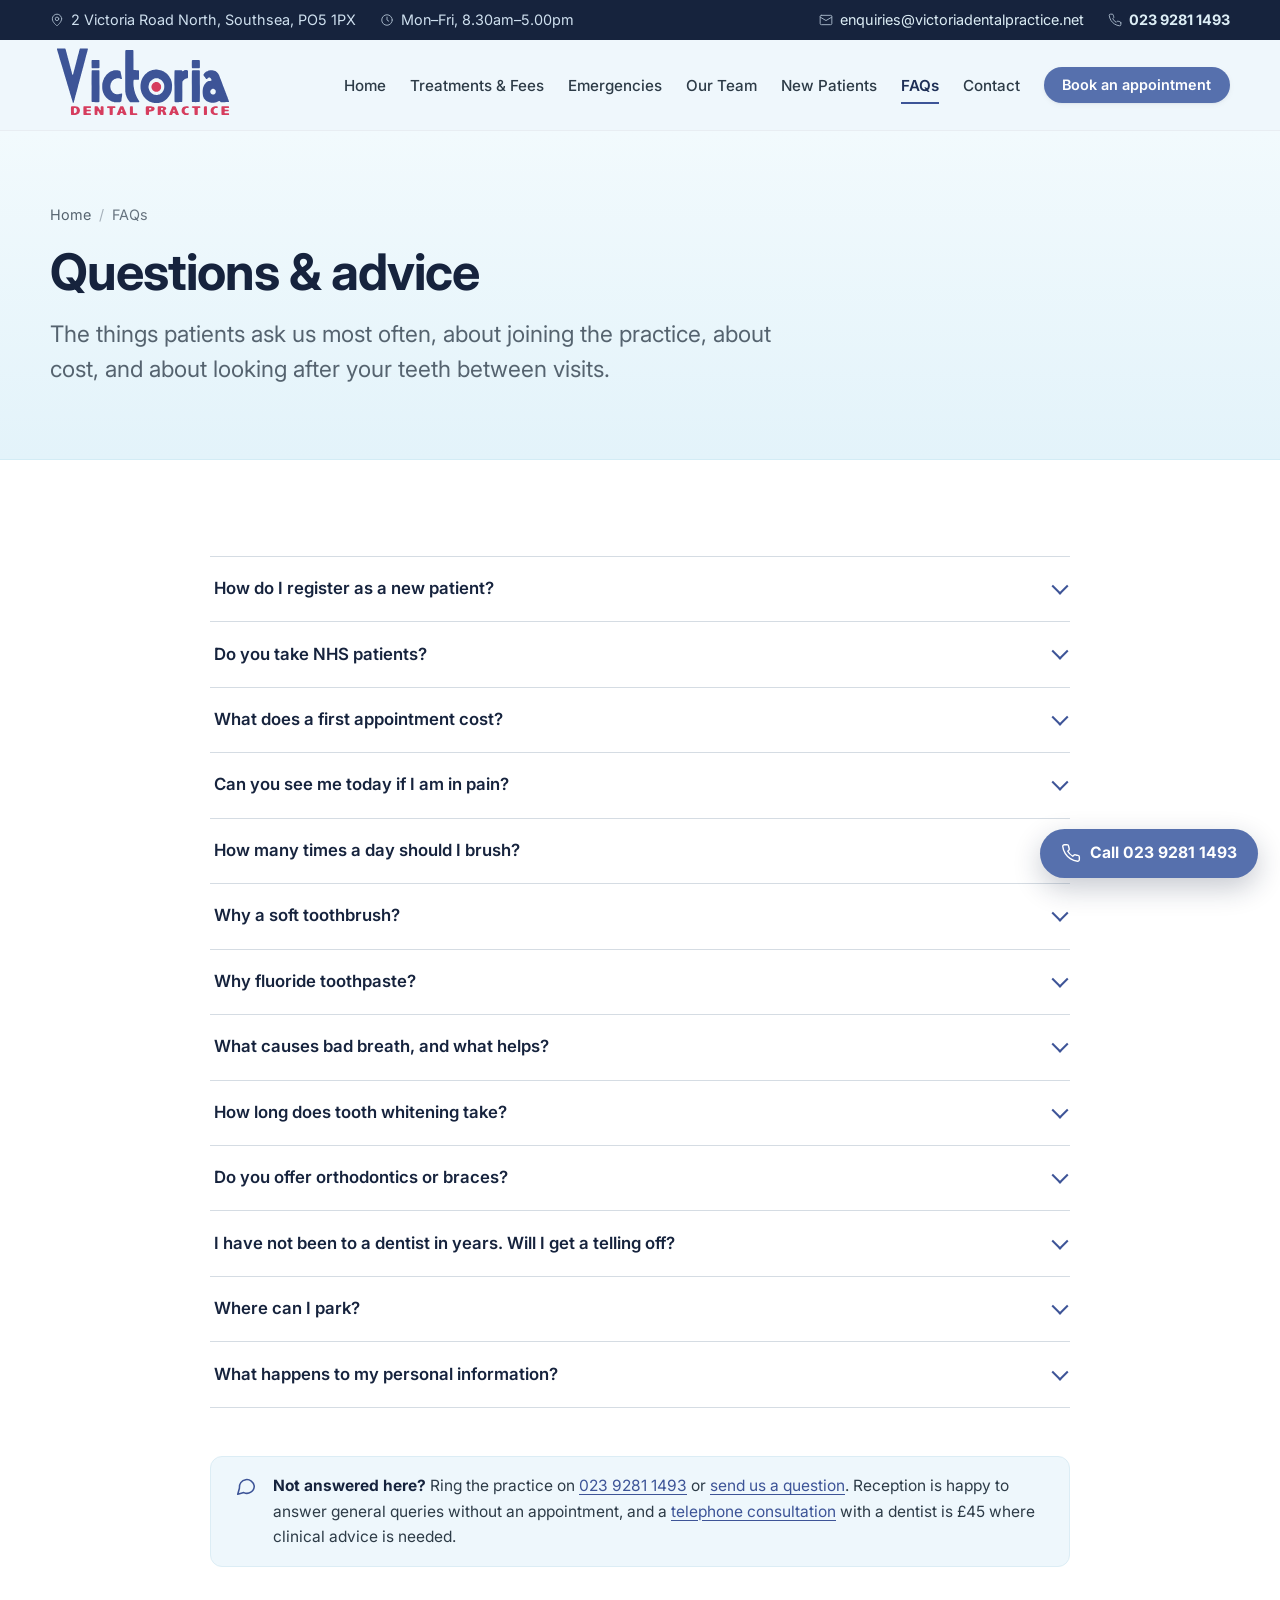
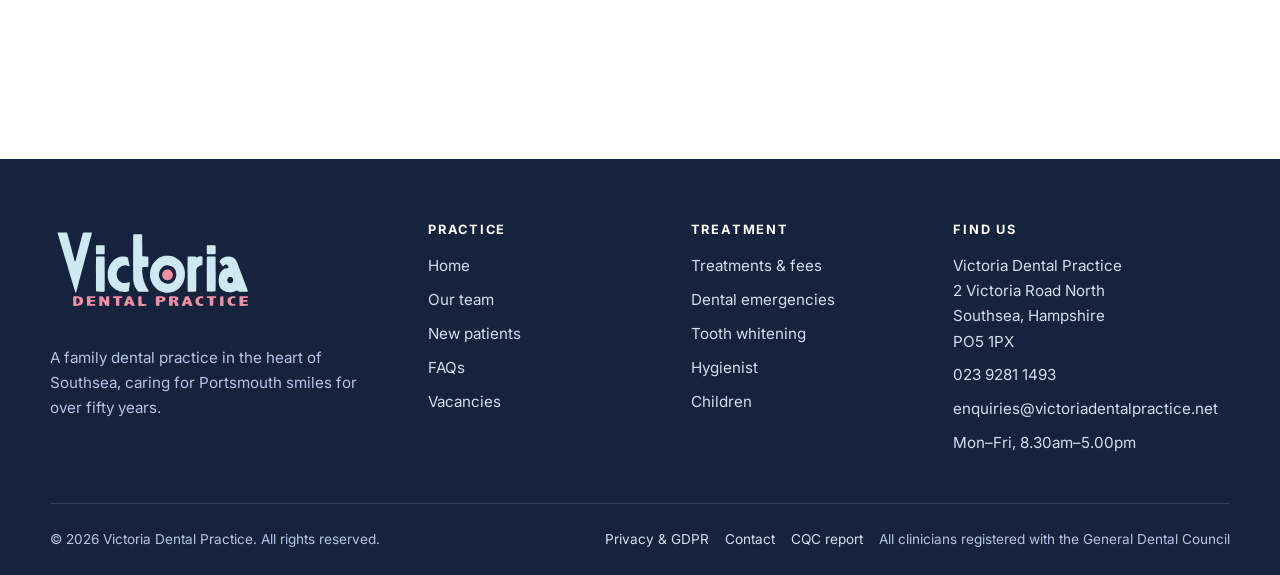
<file: faqs.html>
<!DOCTYPE html>
<html lang="en-GB">
<head>
<meta charset="utf-8">
<meta name="viewport" content="width=device-width, initial-scale=1">
<title>Dental FAQs, Advice from Your Southsea Dentist | Victoria Dental Practice</title>
<meta name="description" content="Answers to common questions about registering, fees, emergencies, brushing, bad breath and whitening, from Victoria Dental Practice in Southsea.">
<link rel="canonical" href="https://www.victoriadentalpractice.net/faqs.html">
<meta name="theme-color" content="#1f3057">
<meta name="robots" content="index, follow, max-image-preview:large">

<meta property="og:type" content="website">
<meta property="og:site_name" content="Victoria Dental Practice">
<meta property="og:title" content="Dental FAQs, Advice from Your Southsea Dentist | Victoria Dental Practice">
<meta property="og:description" content="Answers to common questions about registering, fees, emergencies, brushing, bad breath and whitening, from Victoria Dental Practice in Southsea.">
<meta property="og:url" content="https://www.victoriadentalpractice.net/faqs.html">
<meta property="og:locale" content="en_GB">
<meta property="og:image" content="https://www.victoriadentalpractice.net/og-image.png">
<meta name="twitter:card" content="summary_large_image">

<link rel="icon" href="favicon.svg" type="image/svg+xml">
<link rel="apple-touch-icon" href="favicon.svg">

<link rel="preconnect" href="https://fonts.googleapis.com">
<link rel="preconnect" href="https://fonts.gstatic.com" crossorigin>
<link rel="stylesheet" href="https://fonts.googleapis.com/css2?family=Inter:wght@400;500;600;700;800&display=swap">
<link rel="stylesheet" href="style.css?v=20260814d">
<noscript><style>.reveal{opacity:1 !important;transform:none !important;}</style></noscript>
<script type="application/ld+json">{"@context":"https://schema.org","@type":"FAQPage","mainEntity":[{"@type":"Question","name":"How do I register as a new patient?","acceptedAnswer":{"@type":"Answer","text":"Call the practice on 023 9281 1493 or send us an enquiry through the contact page. Reception will take a few details and book you a new patient examination."}},{"@type":"Question","name":"Do you take NHS patients?","acceptedAnswer":{"@type":"Answer","text":"We can see children under 18 on the NHS when space is available. Adult care at the practice is private, and you can either pay as you go or join Denplan Essentials, which spreads the cost of examinations and hygiene appointments over monthly instalments and gives a 10% reduction on treatment costs."}},{"@type":"Question","name":"What does a first appointment cost?","acceptedAnswer":{"@type":"Answer","text":"A new patient examination is &pound;88 and includes two x&#8209;rays. Routine six&#8209;month examinations afterwards are &pound;55. For children the private new patient fee is &pound;37. The full price list is published on this site."}},{"@type":"Question","name":"Can you see me today if I am in pain?","acceptedAnswer":{"@type":"Answer","text":"We aim to see all new patients the same day for emergencies, within our working hours. Ring as early in the day as you can, emergency slots fill quickly. See dental emergencies for what to do in the meantime."}},{"@type":"Question","name":"How many times a day should I brush?","acceptedAnswer":{"@type":"Answer","text":"It is important to brush at least twice a day using a soft toothbrush and a fluoride toothpaste. Two minutes each time, last thing at night and on one other occasion, does more for your teeth than anything else you can buy."}},{"@type":"Question","name":"Why a soft toothbrush?","acceptedAnswer":{"@type":"Answer","text":"A soft toothbrush makes it much easier to remove the plaque below the gum line, which helps prevent periodontal (gum) disease. Hard bristles feel more thorough but tend to abrade enamel and drive gums back rather than cleaning under them."}},{"@type":"Question","name":"Why fluoride toothpaste?","acceptedAnswer":{"@type":"Answer","text":"Fluoride hardens the outer enamel layer of the teeth and helps them resist decay. Spit after brushing, but do not rinse with water, rinsing washes away the fluoride before it has had a chance to work."}},{"@type":"Question","name":"What causes bad breath, and what helps?","acceptedAnswer":{"@type":"Answer","text":"Around 96% of adults experience bad breath at some point. The usual causes are a build&#8209;up of bacteria from incomplete cleaning, certain foods such as garlic and onions, not drinking enough water, gum disease, illness, hormonal changes, stress, sinus problems, and simple morning breath. Advice on how to achieve fresh breath: Avoid foods such as garlic, onions and spices, and avoid excessive alcohol and smoking Eat regular meals, hunger itself causes bad breath Brush twice a day as advised by your hygienist, using an advanced antibacterial toothpaste Clean between your teeth daily with floss or tepee brushes Try a tongue cleaner to remove bacteria accumulating on the tongue surface Use a good mouthwash, we sell these at the practice Keep your mouth moist; sugar&#8209;free gum can help, and we can advise on treatment for a persistently dry mouth If you have dentures, leave them out at night in a recommended cleaning solution Pay regular visits to your dentist and hygienist"}},{"@type":"Question","name":"How long does tooth whitening take?","acceptedAnswer":{"@type":"Answer","text":"Our home whitening system uses custom&#8209;made trays and professional gel. Most people see a visible difference after about a week, and the full course typically takes four to five weeks. Upper and lower whitening is &pound;350."}},{"@type":"Question","name":"Do you offer orthodontics or braces?","acceptedAnswer":{"@type":"Answer","text":"We do not have an orthodontist on site, but we can refer you to an excellent local orthodontist whose practice is only a few doors away from us. Ask at your examination and we will arrange the referral."}},{"@type":"Question","name":"I have not been to a dentist in years. Will I get a telling off?","acceptedAnswer":{"@type":"Answer","text":"No. A lot of our patients came back after a long gap, often because something started hurting. We are interested in what we can do from here, not in what did not happen before. Tell us you are nervous when you book and we will allow extra time."}},{"@type":"Question","name":"Where can I park?","acceptedAnswer":{"@type":"Answer","text":"There is plenty of free residential parking behind the practice in Outram Road and Campbell Road. The no. 2 bus between Portsmouth and Eastney stops on Victoria Road North, and Fratton railway station is about a 15&#8209;minute walk away."}},{"@type":"Question","name":"What happens to my personal information?","acceptedAnswer":{"@type":"Answer","text":"The practice complies with the Data Protection Act and UK GDPR. Your records are kept confidential and are only shared where you have agreed or where the law requires it. See our privacy notice for the detail."}}]}</script><script type="application/ld+json">{"@context":"https://schema.org","@type":"BreadcrumbList","itemListElement":[{"@type":"ListItem","position":1,"name":"Home"},{"@type":"ListItem","position":2,"name":"FAQs","item":"https://www.victoriadentalpractice.net/faqs.html"}]}</script>
</head>
<body>
<a class="skip-link" href="#main">Skip to main content</a>

<div class="topbar">
  <div class="wrap topbar__inner">
    <ul class="topbar__list">
      <li class="topbar__item"><svg class="" width="24" height="24" viewBox="0 0 24 24" fill="none" stroke="currentColor" stroke-width="1.7" stroke-linecap="round" stroke-linejoin="round" aria-hidden="true"><path d="M20 10c0 6-8 12-8 12s-8-6-8-12a8 8 0 0 1 16 0z"/><circle cx="12" cy="10" r="3"/></svg><span>2 Victoria Road North, Southsea, PO5 1PX</span></li>
      <li class="topbar__item"><svg class="" width="24" height="24" viewBox="0 0 24 24" fill="none" stroke="currentColor" stroke-width="1.7" stroke-linecap="round" stroke-linejoin="round" aria-hidden="true"><circle cx="12" cy="12" r="9"/><path d="M12 7v5l3 2"/></svg><span>Mon&ndash;Fri, 8.30am&ndash;5.00pm</span></li>
    </ul>
    <ul class="topbar__list">
      <li class="topbar__item"><svg class="" width="24" height="24" viewBox="0 0 24 24" fill="none" stroke="currentColor" stroke-width="1.7" stroke-linecap="round" stroke-linejoin="round" aria-hidden="true"><rect x="2" y="4" width="20" height="16" rx="2"/><path d="m22 7-10 6L2 7"/></svg><a href="mailto:enquiries@victoriadentalpractice.net">enquiries@victoriadentalpractice.net</a></li>
      <li class="topbar__item"><svg class="" width="24" height="24" viewBox="0 0 24 24" fill="none" stroke="currentColor" stroke-width="1.7" stroke-linecap="round" stroke-linejoin="round" aria-hidden="true"><path d="M22 16.92v3a2 2 0 0 1-2.18 2 19.79 19.79 0 0 1-8.63-3.07 19.5 19.5 0 0 1-6-6 19.79 19.79 0 0 1-3.07-8.67A2 2 0 0 1 4.11 2h3a2 2 0 0 1 2 1.72c.13.96.36 1.9.7 2.81a2 2 0 0 1-.45 2.11L8.09 9.91a16 16 0 0 0 6 6l1.27-1.27a2 2 0 0 1 2.11-.45c.9.34 1.85.57 2.81.7A2 2 0 0 1 22 16.92z"/></svg><a href="tel:+442392811493"><strong>023 9281 1493</strong></a></li>
    </ul>
  </div>
</div>

<header class="site-header">
  <div class="wrap site-header__inner">
    <a class="brand" href="index.html">
      <svg class="brand__logo" width="190" height="90" xmlns="http://www.w3.org/2000/svg" viewBox="0 0 2140.000000 1016.000000" role="img" aria-label="Victoria Dental Practice">
  <g transform="translate(0.000000,1016.000000) scale(0.100000,-0.100000)" fill="var(--logo-word, #cfe8f1)"><path d="M775 9187 c-15 -12 -17 -22 -11 -76 4 -34 20 -95 36 -134 16 -40 31
-90 35 -112 10 -59 31 -128 49 -163 9 -18 23 -64 30 -105 8 -40 26 -101 39
-135 14 -33 32 -94 41 -134 9 -40 30 -111 46 -158 16 -47 34 -112 40 -145 7
-33 22 -83 36 -111 13 -28 32 -91 43 -140 11 -49 31 -116 45 -149 13 -33 27
-82 31 -110 4 -27 21 -83 37 -124 16 -41 36 -109 45 -150 8 -42 26 -101 38
-132 13 -30 35 -102 50 -160 14 -57 32 -116 41 -131 8 -15 21 -62 30 -104 8
-43 25 -102 38 -133 14 -31 34 -100 45 -154 12 -54 30 -115 40 -135 10 -20 29
-77 41 -127 12 -49 33 -117 45 -150 13 -33 28 -87 35 -120 6 -33 21 -82 32
-110 11 -27 31 -93 43 -145 13 -52 32 -116 44 -141 11 -26 27 -80 35 -120 8
-41 28 -108 44 -149 17 -41 36 -104 42 -140 6 -35 23 -92 36 -125 14 -33 34
-100 46 -150 11 -49 28 -106 38 -125 10 -19 25 -73 35 -120 9 -47 30 -114 45
-150 15 -36 35 -101 44 -145 9 -44 28 -107 41 -141 14 -34 30 -86 35 -115 6
-30 24 -90 40 -134 15 -44 37 -116 48 -160 10 -44 28 -102 40 -130 11 -27 25
-75 30 -106 6 -32 24 -91 40 -132 17 -41 33 -96 37 -123 4 -27 13 -72 21 -100
11 -41 20 -54 44 -64 16 -7 36 -10 44 -7 24 9 45 60 57 139 6 40 24 106 40
147 16 41 34 108 40 150 6 42 23 115 39 162 17 47 36 121 45 164 8 44 26 109
40 145 13 36 31 106 39 157 8 50 24 109 34 130 11 21 27 79 36 128 10 50 30
126 46 170 15 44 34 112 41 150 6 39 25 110 41 158 16 49 35 128 44 175 8 48
25 112 38 142 14 30 30 84 36 120 6 36 26 115 44 175 19 61 39 139 46 175 6
36 22 92 34 125 13 33 29 92 36 130 7 39 25 107 41 153 16 46 34 115 40 155 6
40 22 99 35 132 13 33 31 101 40 150 8 50 26 117 38 150 23 60 36 109 56 220
6 33 20 83 31 110 11 28 31 95 44 150 13 55 33 127 44 160 11 33 28 102 37
154 9 52 25 112 35 135 10 23 27 86 38 142 12 56 32 130 45 165 13 35 29 98
36 139 7 41 26 113 42 159 16 46 36 122 43 170 8 48 26 113 39 144 14 30 30
86 36 124 6 37 22 97 35 133 13 36 31 101 40 145 8 44 27 116 41 161 14 45 24
90 22 100 -8 42 -31 44 -470 42 -483 -3 -449 4 -473 -109 -7 -35 -26 -103 -43
-150 -16 -47 -33 -114 -37 -150 -4 -35 -16 -86 -27 -114 -10 -27 -34 -113 -53
-190 -18 -77 -42 -165 -53 -195 -10 -30 -23 -82 -27 -115 -4 -33 -18 -87 -30
-120 -13 -33 -33 -107 -45 -165 -12 -58 -32 -136 -45 -175 -13 -38 -31 -108
-39 -155 -8 -47 -26 -116 -40 -153 -14 -38 -31 -99 -37 -135 -6 -37 -24 -103
-39 -148 -15 -44 -31 -100 -34 -125 -12 -76 -27 -142 -42 -183 -8 -21 -28 -93
-44 -160 -16 -67 -36 -138 -45 -160 -9 -21 -23 -79 -31 -128 -18 -111 -37
-160 -59 -152 -8 4 -31 34 -49 68 -25 45 -39 87 -51 160 -9 54 -30 134 -46
178 -16 44 -29 91 -29 106 0 35 -32 152 -58 217 -11 28 -25 86 -32 130 -7 44
-24 111 -40 150 -15 38 -33 105 -39 148 -7 44 -25 116 -41 160 -15 45 -35 120
-45 166 -9 47 -23 98 -32 115 -9 17 -26 81 -38 142 -13 61 -28 121 -34 131
-13 25 -47 154 -55 213 -4 24 -18 76 -31 115 -13 38 -33 117 -45 174 -12 57
-28 117 -36 133 -8 15 -19 47 -23 71 -31 148 -45 206 -61 237 -10 19 -21 55
-25 79 -4 25 -17 54 -31 68 -23 23 -23 23 -467 23 -355 0 -447 -3 -462 -13z
M8523 9001 c-21 -13 -36 -33 -43 -58 -16 -56 -9 -4644 7 -4693 7 -19 19 -89
27 -156 11 -92 22 -136 45 -185 16 -35 38 -91 49 -124 27 -84 82 -202 120
-260 18 -27 32 -53 32 -58 0 -5 17 -31 38 -57 20 -26 45 -61 54 -77 34 -54
103 -133 143 -160 40 -28 40 -28 538 -28 538 0 508 -3 523 52 10 36 -3 67 -51
125 -25 30 -45 60 -45 65 0 6 -15 33 -34 60 -19 27 -45 72 -59 99 -14 28 -33
56 -41 63 -9 8 -16 21 -16 30 0 10 -16 44 -36 77 -20 32 -43 82 -51 109 -8 28
-28 75 -43 105 -16 30 -33 74 -39 96 -6 23 -24 70 -40 105 -15 35 -36 105 -46
154 -10 50 -26 106 -35 125 -17 34 -24 69 -55 250 -7 47 -20 121 -29 166 -36
195 -48 722 -18 796 6 15 20 31 30 37 11 6 126 12 269 14 278 4 295 7 307 68
11 56 7 913 -5 947 -21 60 -32 62 -309 62 -150 0 -259 4 -270 10 -11 6 -24 27
-30 48 -6 24 -10 392 -10 1087 0 980 -1 1052 -18 1085 -17 35 -17 35 -422 38
-387 2 -406 1 -437 -17z M4690 7868 c-19 -31 -20 -52 -20 -429 0 -403 4 -450
38 -465 9 -3 197 -6 417 -5 379 2 401 3 419 21 19 19 20 36 20 432 0 421 -2
446 -38 470 -6 4 -192 8 -414 8 -402 0 -402 0 -422 -32z M16033 7881 c-17 -11
-34 -30 -38 -42 -13 -39 -9 -781 3 -811 6 -15 23 -35 39 -45 25 -17 58 -18
408 -18 437 0 424 -2 444 82 8 33 11 164 9 415 -3 368 -3 368 -36 400 -32 33
-32 33 -415 36 -364 2 -384 1 -414 -17z M11780 6810 c-131 -9 -233 -26 -270
-45 -14 -7 -65 -25 -113 -39 -48 -14 -100 -34 -115 -44 -15 -11 -43 -25 -63
-31 -21 -7 -61 -29 -90 -50 -30 -21 -64 -41 -76 -45 -13 -4 -29 -13 -35 -20
-7 -6 -35 -27 -61 -45 -71 -49 -334 -316 -364 -370 -7 -13 -24 -37 -38 -55
-56 -68 -99 -132 -117 -174 -11 -25 -33 -65 -48 -89 -16 -25 -32 -59 -36 -77
-3 -17 -19 -56 -34 -86 -42 -84 -109 -367 -121 -512 -12 -132 -5 -431 12 -538
6 -36 21 -98 35 -138 13 -40 24 -80 24 -90 0 -36 31 -135 51 -163 11 -16 26
-50 34 -76 8 -26 28 -70 46 -97 17 -27 34 -59 39 -71 8 -22 103 -165 135 -204
47 -57 190 -217 204 -229 9 -7 32 -26 51 -43 139 -121 345 -255 444 -289 28
-9 70 -27 91 -38 22 -11 89 -32 149 -46 60 -15 114 -30 120 -35 19 -16 226
-30 406 -27 156 3 189 7 305 35 181 44 233 59 285 85 25 13 63 29 85 36 22 7
58 25 80 40 22 15 55 35 74 45 19 9 44 26 55 37 12 11 35 27 51 35 29 15 114
87 207 175 50 48 181 202 233 276 19 26 47 72 64 102 16 30 41 70 55 89 14 19
26 40 26 47 0 6 14 38 32 70 54 103 114 305 138 470 24 167 35 481 20 579 -5
33 -17 114 -26 180 -10 74 -25 140 -39 172 -13 29 -33 87 -45 129 -11 42 -29
89 -39 103 -10 14 -27 47 -38 72 -11 25 -34 65 -52 89 -17 24 -31 49 -31 56 0
6 -16 31 -36 55 -19 23 -44 59 -54 78 -17 33 -48 69 -198 226 -29 30 -66 62
-83 70 -16 9 -29 19 -29 24 0 14 -301 221 -323 221 -5 0 -37 14 -71 31 -142
73 -344 125 -533 139 -151 11 -201 11 -373 0z m293 -980 c83 -6 130 -15 155
-28 20 -10 60 -27 89 -36 29 -10 68 -28 88 -42 20 -13 53 -33 73 -43 53 -28
191 -159 233 -222 135 -204 163 -296 164 -539 0 -201 -24 -311 -97 -455 -28
-55 -61 -111 -73 -125 -12 -14 -27 -33 -32 -43 -20 -38 -189 -200 -223 -215
-19 -8 -53 -27 -75 -42 -40 -29 -148 -58 -301 -82 -65 -11 -86 -9 -225 17
-132 25 -166 36 -239 74 -47 24 -102 59 -123 77 -20 19 -41 34 -46 34 -10 0
-116 105 -157 156 -52 66 -113 190 -134 271 -11 43 -26 103 -35 133 -24 86
-20 236 9 344 14 50 32 120 41 155 9 35 24 76 34 90 10 14 26 48 36 74 10 26
26 53 35 60 9 7 27 28 40 47 40 57 160 168 239 221 41 27 78 49 83 49 5 0 40
13 78 30 109 48 174 55 363 40z M15275 6763 c-63 -15 -188 -54 -208 -64 -12
-7 -37 -25 -56 -41 -18 -16 -40 -27 -48 -24 -8 3 -18 6 -22 6 -3 0 -15 15 -25
34 -10 18 -30 39 -44 46 -19 9 -138 14 -413 18 -385 5 -385 5 -407 -23 -22
-28 -22 -28 -22 -1760 0 -1199 3 -1741 11 -1763 18 -53 33 -55 431 -50 405 4
414 6 435 68 9 26 12 314 12 1151 1 1116 1 1116 44 1170 44 58 124 137 179
180 64 49 220 118 303 134 43 8 86 22 95 30 13 14 15 71 18 414 3 399 3 399
-23 429 -20 24 -38 32 -88 41 -64 11 -135 13 -172 4z M18130 6744 c-171 -20
-211 -27 -255 -41 -27 -9 -59 -22 -70 -29 -11 -7 -49 -22 -83 -33 -35 -11 -79
-33 -97 -48 -18 -16 -66 -53 -105 -83 -40 -30 -81 -66 -92 -80 -11 -14 -40
-47 -65 -73 -44 -46 -72 -101 -72 -142 -1 -11 15 -42 34 -70 20 -27 51 -74 70
-102 19 -29 38 -53 43 -53 5 0 19 -19 32 -42 13 -24 41 -65 62 -91 21 -27 38
-53 38 -58 0 -16 64 -49 96 -49 20 0 39 9 55 26 13 14 57 51 98 82 66 50 80
56 131 60 43 3 66 -1 97 -17 75 -38 163 -183 163 -268 0 -36 -28 -82 -53 -87
-12 -3 -65 -7 -117 -10 -136 -7 -184 -19 -282 -69 -102 -52 -154 -93 -226
-179 -98 -116 -122 -149 -142 -196 -12 -25 -27 -53 -34 -62 -7 -8 -24 -46 -36
-85 -13 -38 -29 -79 -37 -91 -36 -57 -79 -378 -77 -594 0 -58 10 -181 21 -273
18 -136 28 -181 52 -235 17 -37 35 -86 41 -109 6 -23 15 -45 20 -48 6 -4 28
-33 50 -65 52 -77 189 -213 248 -247 26 -14 54 -32 62 -39 8 -6 40 -22 70 -34
30 -12 84 -35 120 -51 38 -17 116 -37 185 -50 277 -48 308 -48 550 -4 97 17
158 34 200 55 33 16 76 36 95 44 19 8 54 29 77 47 36 27 46 31 79 24 24 -4 50
-19 69 -39 16 -17 55 -46 86 -64 56 -31 56 -31 468 -30 228 1 424 3 438 6 25
5 53 47 53 82 0 11 -13 44 -29 73 -16 28 -32 70 -36 92 -4 22 -22 72 -41 111
-19 39 -38 92 -43 117 -4 25 -19 65 -33 89 -14 23 -35 76 -47 115 -12 40 -30
87 -41 105 -10 18 -27 65 -38 103 -11 39 -29 86 -40 105 -11 19 -32 73 -46
120 -14 47 -33 95 -42 108 -8 12 -24 54 -35 93 -11 39 -30 92 -43 117 -13 26
-27 63 -31 82 -4 19 -22 67 -40 105 -19 39 -39 93 -46 120 -6 28 -21 68 -32
90 -20 38 -57 138 -116 310 -16 44 -39 103 -53 130 -14 28 -31 75 -38 105 -7
30 -24 77 -37 104 -14 27 -32 72 -40 100 -8 28 -27 73 -41 101 -13 27 -33 77
-42 110 -10 33 -29 85 -43 115 -14 30 -30 74 -37 97 -6 24 -23 64 -39 90 -16
27 -41 68 -55 93 -59 98 -169 230 -192 230 -5 0 -25 13 -45 29 -20 16 -79 50
-133 76 -75 35 -119 49 -194 60 -109 17 -239 25 -292 19z m347 -2110 c26 -9
76 -38 109 -65 46 -36 67 -62 84 -101 20 -47 22 -61 15 -153 -4 -55 -13 -113
-19 -130 -46 -109 -203 -196 -320 -179 -136 21 -259 150 -273 288 -5 48 -1 69
32 156 21 55 41 100 44 100 4 0 26 16 50 36 23 20 61 42 84 50 58 18 137 17
194 -2z M4696 6719 c-21 -17 -21 -17 -24 -1746 -2 -1215 0 -1739 8 -1765 6
-21 21 -43 33 -50 17 -10 115 -13 408 -13 367 0 388 1 408 19 12 11 25 35 30
55 5 20 8 787 7 1754 -1 1719 -1 1719 -30 1743 -29 25 -29 25 -423 23 -358 -2
-397 -4 -417 -20z M7400 6734 c-218 -18 -279 -27 -330 -50 -30 -13 -76 -28
-103 -34 -56 -12 -213 -89 -278 -136 -26 -19 -50 -34 -54 -34 -4 0 -24 -15
-44 -32 -20 -18 -57 -49 -81 -68 -78 -61 -194 -188 -239 -262 -12 -21 -28 -41
-36 -45 -7 -5 -24 -30 -38 -58 -14 -27 -34 -59 -44 -70 -25 -27 -97 -160 -113
-210 -7 -22 -25 -65 -41 -95 -15 -30 -35 -91 -44 -135 -10 -44 -26 -100 -35
-125 -29 -70 -40 -165 -47 -378 -7 -224 7 -422 37 -534 11 -40 29 -106 40
-147 10 -41 33 -108 51 -150 17 -42 39 -94 47 -116 9 -22 21 -47 28 -55 6 -8
21 -34 33 -58 21 -41 74 -119 139 -202 65 -84 243 -248 362 -334 120 -86 356
-200 449 -216 35 -6 87 -20 115 -30 76 -28 188 -40 376 -40 192 0 307 13 362
41 20 10 44 19 52 19 8 0 28 11 44 24 28 25 29 26 41 198 7 95 21 210 31 254
11 45 26 150 34 233 13 138 11 199 -8 230 -11 17 -45 13 -80 -8 -17 -10 -65
-24 -106 -31 -41 -7 -90 -18 -107 -26 -18 -7 -77 -18 -131 -24 -108 -13 -156
-7 -316 35 -68 19 -108 37 -170 79 -91 61 -131 92 -159 121 -28 31 -102 135
-126 180 -12 22 -31 54 -42 71 -10 17 -28 71 -39 120 -11 49 -28 121 -36 159
-20 88 -13 203 22 332 13 51 24 101 24 110 0 10 12 38 25 63 14 25 35 65 46
90 19 40 103 154 142 191 40 39 86 78 113 95 16 10 45 30 64 45 19 15 46 30
60 34 14 4 52 20 86 36 43 20 89 31 165 39 148 17 273 2 374 -44 28 -13 77
-27 107 -31 50 -6 57 -5 67 13 16 30 13 65 -10 123 -11 29 -29 118 -40 198
-11 80 -31 184 -45 231 -13 47 -30 128 -36 180 -11 85 -15 98 -45 131 -47 52
-107 78 -205 90 -99 12 -245 18 -308 13z M16043 6725 c-17 -7 -36 -23 -43 -34
-8 -16 -11 -486 -10 -1743 0 -1637 1 -1723 18 -1752 10 -18 32 -36 52 -43 46
-16 712 -15 761 1 23 8 41 24 56 51 23 40 23 40 22 1740 -1 935 -4 1711 -8
1724 -3 13 -18 33 -33 44 -25 19 -46 20 -405 22 -296 2 -386 0 -410 -10z"/></g>
  <g transform="translate(0.000000,1016.000000) scale(0.100000,-0.100000)" fill="var(--logo-sub, #738bc4)"><path d="M11893 5410 c-24 -5 -57 -16 -75 -24 -18 -9 -53 -22 -77 -31 -57 -20
-133 -78 -193 -149 -36 -40 -57 -79 -84 -153 -31 -86 -36 -109 -36 -191 0 -79
5 -106 34 -188 28 -82 43 -108 98 -172 62 -71 99 -99 210 -154 38 -19 65 -23
177 -26 74 -2 154 1 183 7 68 15 194 92 249 153 48 53 66 81 109 168 26 53 27
61 27 215 0 160 0 160 -48 247 -36 65 -67 104 -118 151 -78 71 -81 73 -193
117 -86 33 -191 45 -263 30z M15305 2683 c-57 -13 -194 -57 -220 -71 -71 -36
-136 -95 -179 -161 -55 -86 -65 -122 -69 -242 -3 -146 7 -198 58 -274 40 -61
139 -165 158 -165 4 0 42 -17 85 -37 77 -38 77 -38 232 -41 186 -4 226 5 252
58 25 49 24 122 -2 145 -12 11 -28 15 -42 12 -13 -3 -43 -11 -68 -17 -53 -13
-118 -6 -180 21 -61 27 -77 44 -118 124 -32 64 -35 77 -34 150 1 68 6 90 32
147 23 50 45 78 82 107 59 48 102 56 233 47 87 -7 94 -6 104 13 6 11 11 40 11
64 0 66 -25 92 -110 111 -65 15 -180 20 -225 9z M18575 2683 c-107 -25 -218
-69 -276 -109 -90 -61 -157 -159 -175 -253 -30 -150 -9 -320 48 -398 61 -83
120 -132 218 -181 95 -47 95 -47 265 -47 188 0 226 8 243 53 18 46 22 79 16
111 -10 47 -31 53 -114 35 -60 -14 -81 -15 -124 -5 -101 23 -128 42 -176 122
-42 70 -45 79 -48 162 -4 84 -2 91 29 154 20 38 54 83 82 109 57 51 96 60 232
50 111 -8 120 -1 120 81 0 45 -4 58 -23 74 -39 31 -118 49 -211 48 -47 -1 -95
-3 -106 -6z M2386 2663 c-45 -24 -47 -42 -44 -500 3 -399 4 -434 21 -450 15
-15 40 -18 175 -21 86 -2 204 1 262 7 192 20 394 106 443 189 10 17 22 32 26
32 15 0 41 62 65 157 14 56 26 112 26 125 0 13 -13 73 -28 134 -25 97 -34 118
-70 159 -22 25 -65 64 -95 85 -45 32 -72 42 -153 59 -136 27 -219 34 -427 35
-122 1 -185 -3 -201 -11z m469 -192 c41 -19 125 -112 137 -154 10 -35 9 -199
-2 -237 -16 -57 -98 -150 -150 -171 -51 -20 -102 -24 -130 -9 -34 18 -40 65
-39 289 1 119 4 229 8 246 3 17 16 35 31 42 36 18 98 16 145 -6z M3819 2669
c-17 -4 -40 -16 -52 -27 -19 -20 -20 -32 -18 -462 1 -243 4 -447 7 -455 3 -8
28 -18 55 -24 64 -14 718 -15 754 -1 14 5 30 22 36 37 13 36 3 95 -22 122 -19
20 -29 21 -220 21 -201 0 -201 0 -230 29 -26 26 -29 36 -29 89 0 50 4 66 26
91 26 31 26 31 187 31 175 0 234 9 254 36 17 24 16 84 -3 109 -14 19 -30 20
-215 25 -201 5 -201 5 -225 33 -33 39 -34 114 -1 145 22 21 32 22 231 22 207
0 207 0 233 26 23 23 25 31 19 72 -12 88 4 85 -400 86 -195 1 -369 -2 -387 -5z
M5082 2670 c-74 -11 -71 9 -72 -492 0 -381 2 -449 15 -461 17 -17 163 -33 226
-24 22 3 49 13 60 23 18 16 19 32 19 215 0 167 2 200 16 213 18 18 22 16 81
-31 29 -23 46 -47 58 -82 8 -27 29 -66 45 -87 16 -22 30 -44 30 -49 0 -17 39
-85 80 -140 39 -53 39 -53 125 -60 99 -8 216 1 241 19 15 11 17 53 19 447 1
253 -2 446 -8 462 -5 15 -17 32 -27 37 -28 15 -201 23 -232 11 -16 -6 -37 -25
-47 -42 -17 -28 -18 -46 -14 -192 4 -132 2 -166 -9 -181 -31 -40 -106 7 -134
82 -10 26 -28 61 -40 77 -13 17 -32 51 -43 77 -24 56 -93 153 -119 166 -21 12
-213 20 -270 12z M6460 2664 c-35 -15 -60 -51 -60 -85 0 -69 23 -81 164 -89
158 -8 146 25 146 -401 0 -407 -7 -382 105 -394 65 -7 178 -1 211 12 8 3 20
17 25 30 5 13 9 177 9 364 0 340 0 340 25 364 22 23 32 25 107 25 138 0 178
20 178 89 0 44 -9 60 -43 78 -26 13 -88 15 -435 17 -285 1 -413 -2 -432 -10z
M7960 2671 c-20 -4 -41 -10 -47 -14 -18 -12 -90 -149 -103 -197 -6 -25 -25
-68 -40 -97 -16 -28 -35 -73 -41 -100 -6 -26 -24 -70 -39 -98 -15 -27 -35 -77
-44 -110 -10 -33 -27 -75 -38 -93 -19 -31 -72 -168 -85 -219 -9 -37 28 -48
167 -48 74 1 133 5 146 12 13 8 26 33 37 73 20 72 50 103 110 119 42 10 148 8
186 -4 23 -7 75 -79 101 -139 13 -30 28 -50 45 -56 15 -6 72 -10 128 -10 99 0
171 12 182 30 7 12 -48 176 -78 230 -14 25 -28 61 -32 80 -4 19 -20 60 -36 90
-16 30 -38 82 -49 114 -11 33 -29 75 -40 93 -10 18 -26 54 -34 80 -11 40 -63
159 -95 223 -15 30 -65 43 -166 46 -55 2 -116 0 -135 -5z m144 -383 c8 -13 22
-56 31 -96 15 -66 15 -75 1 -97 -19 -29 -48 -39 -92 -30 -41 7 -74 37 -74 66
0 11 14 48 31 82 49 99 75 118 103 75z M9035 2667 c-38 -21 -41 -58 -40 -505
2 -392 3 -435 19 -450 15 -15 53 -17 349 -20 183 -2 356 -1 384 3 65 8 92 29
100 77 5 33 2 41 -30 73 -35 35 -35 35 -211 35 -185 0 -210 5 -249 48 -16 18
-18 49 -20 355 -2 337 -2 337 -29 363 -25 25 -31 27 -141 28 -64 2 -123 -2
-132 -7z M10861 2667 c-16 -4 -39 -19 -50 -33 -20 -26 -21 -38 -21 -450 0
-237 4 -433 9 -447 14 -37 88 -51 215 -43 140 9 136 3 136 193 0 147 1 155 23
177 21 21 35 23 153 28 122 5 135 8 237 48 96 38 112 48 151 94 24 28 48 60
53 71 19 37 24 96 13 149 -9 43 -20 61 -63 104 -61 60 -99 75 -245 98 -115 17
-556 26 -611 11z m530 -203 c27 -27 38 -106 18 -131 -35 -42 -163 -76 -214
-57 -25 10 -45 58 -45 109 0 88 25 106 142 102 64 -2 81 -6 99 -23z M12224
2672 c-10 -1 -29 -5 -42 -8 -47 -10 -49 -37 -47 -494 1 -234 5 -433 9 -443 5
-9 20 -20 35 -24 43 -12 264 -9 287 5 29 15 34 50 34 213 0 137 0 138 26 158
28 22 54 21 106 -6 33 -16 51 -49 68 -123 7 -30 26 -96 42 -146 23 -72 35 -94
54 -103 30 -13 213 -14 268 -2 59 14 63 22 39 93 -12 35 -27 86 -33 113 -15
66 -58 138 -119 203 -71 73 -67 109 16 141 17 7 50 31 72 53 80 81 78 201 -4
277 -50 46 -76 55 -250 82 -107 17 -167 20 -336 17 -113 -2 -214 -4 -225 -6z
m465 -193 c18 -6 38 -24 46 -40 16 -30 19 -77 7 -95 -11 -17 -103 -71 -134
-78 -65 -15 -108 35 -108 128 0 47 4 57 26 75 30 24 109 29 163 10z M13853
2673 c-24 -5 -80 -67 -106 -118 -8 -16 -18 -46 -22 -65 -4 -19 -20 -57 -35
-85 -16 -27 -35 -73 -43 -101 -8 -28 -26 -73 -40 -100 -14 -27 -32 -71 -40
-99 -8 -27 -29 -76 -46 -109 -17 -32 -31 -65 -31 -74 0 -9 -16 -49 -36 -89
-45 -91 -43 -123 6 -136 19 -5 84 -7 143 -5 131 5 153 18 180 99 9 29 27 64
40 76 29 29 114 46 194 37 73 -7 94 -23 119 -91 41 -112 73 -127 252 -121 138
4 147 10 128 91 -7 29 -27 79 -44 112 -17 33 -36 80 -42 105 -6 25 -22 61 -35
81 -13 20 -31 63 -40 95 -10 33 -28 78 -42 102 -13 24 -31 66 -40 95 -8 29
-27 75 -43 102 -15 28 -31 66 -35 85 -18 89 -58 111 -209 114 -61 2 -121 1
-133 -1z m171 -411 c18 -35 31 -122 22 -155 -3 -15 -18 -30 -36 -37 -33 -14
-93 -8 -116 11 -29 24 -9 145 32 190 10 11 30 19 50 19 27 0 37 -6 48 -28z
M16062 2668 c-58 -15 -90 -86 -62 -138 14 -26 70 -40 163 -40 69 0 81 -3 102
-25 25 -24 25 -24 25 -373 0 -329 1 -351 19 -373 19 -23 24 -24 158 -24 90 0
145 4 159 12 12 7 24 27 28 44 3 17 6 182 6 365 0 402 -10 374 130 374 105 0
155 16 170 55 16 41 -1 87 -39 109 -31 18 -57 19 -430 21 -219 0 -411 -3 -429
-7z M17415 2665 c-22 -8 -45 -22 -52 -32 -10 -13 -13 -118 -13 -455 0 -504 -7
-471 96 -484 81 -10 214 3 236 23 17 15 18 44 16 466 -3 450 -3 450 -29 469
-21 16 -46 21 -120 23 -63 2 -107 -1 -134 -10z M19408 2672 c-81 -5 -78 16
-78 -494 0 -381 2 -449 15 -461 22 -23 143 -29 497 -25 348 3 345 3 349 63 5
56 -1 81 -21 103 -20 21 -28 22 -217 22 -187 0 -198 1 -229 22 -54 37 -67 87
-40 151 25 61 46 67 225 67 88 0 170 4 183 9 37 15 68 50 68 77 0 15 -12 38
-29 55 -29 29 -29 29 -196 29 -221 0 -258 16 -258 114 0 31 6 45 27 63 26 22
32 23 234 23 225 0 243 4 256 55 8 31 -9 98 -28 114 -10 8 -116 12 -363 14
-191 1 -369 1 -395 -1z"/></g>
</svg>
    </a>

    <button class="nav-toggle" type="button" aria-expanded="false"
            aria-controls="primary-nav" aria-label="Menu">
      <svg class="icon-open" width="24" height="24" viewBox="0 0 24 24" fill="none" stroke="currentColor" stroke-width="1.7" stroke-linecap="round" stroke-linejoin="round" aria-hidden="true"><path d="M4 7h16M4 12h16M4 17h16"/></svg><svg class="icon-close" width="24" height="24" viewBox="0 0 24 24" fill="none" stroke="currentColor" stroke-width="1.7" stroke-linecap="round" stroke-linejoin="round" aria-hidden="true"><path d="m6 6 12 12M18 6 6 18"/></svg>
    </button>

    <nav class="nav" id="primary-nav" aria-label="Primary">
      <ul class="nav__list">
        <li><a class="nav__link" href="index.html">Home</a></li>
        <li><a class="nav__link" href="treatments.html">Treatments &amp; Fees</a></li>
        <li><a class="nav__link" href="emergencies.html">Emergencies</a></li>
        <li><a class="nav__link" href="team.html">Our Team</a></li>
        <li><a class="nav__link" href="new-patients.html">New Patients</a></li>
        <li><a class="nav__link" href="faqs.html" aria-current="page">FAQs</a></li>
        <li><a class="nav__link" href="contact.html">Contact</a></li>
        </ul>
      <a class="btn btn--primary btn--sm" href="book.html">Book an appointment</a>
    </nav>
  </div>
</header>

<main id="main">

<section class="page-head">
  <div class="wrap">
    <nav class="breadcrumb" aria-label="Breadcrumb"><ol><li><a href="index.html">Home</a></li><li>FAQs</li></ol></nav>
    <div class="page-head__inner">
      <h1>Questions &amp; advice</h1>
      <p class="lede">The things patients ask us most often, about joining the practice, about cost, and about looking after your teeth between visits.</p>
    </div>
  </div>
</section>


<section class="section">
  <div class="wrap" style="max-width:860px;">
    <div class="accordion reveal">
      <details>
        <summary>How do I register as a new patient?</summary>
        <div class="acc__body"><p>Call the practice on <a href="tel:+442392811493">023 9281 1493</a> or send us an enquiry through the contact page. Reception will take a few details and book you a new patient examination.</p></div>
      </details>
      <details>
        <summary>Do you take NHS patients?</summary>
        <div class="acc__body"><p>We can see children under 18 on the NHS when space is available. Adult care at the practice is private, and you can either pay as you go or join Denplan Essentials, which spreads the cost of examinations and hygiene appointments over monthly instalments and gives a 10% reduction on treatment costs.</p></div>
      </details>
      <details>
        <summary>What does a first appointment cost?</summary>
        <div class="acc__body"><p>A new patient examination is &pound;88 and includes two x&#8209;rays. Routine six&#8209;month examinations afterwards are &pound;55. For children the private new patient fee is &pound;37. The <a href="treatments.html">full price list</a> is published on this site.</p></div>
      </details>
      <details>
        <summary>Can you see me today if I am in pain?</summary>
        <div class="acc__body"><p>We aim to see all new patients the same day for emergencies, within our working hours. Ring as early in the day as you can, emergency slots fill quickly. See <a href="emergencies.html">dental emergencies</a> for what to do in the meantime.</p></div>
      </details>
      <details>
        <summary>How many times a day should I brush?</summary>
        <div class="acc__body"><p>It is important to brush at least twice a day using a soft toothbrush and a fluoride toothpaste. Two minutes each time, last thing at night and on one other occasion, does more for your teeth than anything else you can buy.</p></div>
      </details>
      <details>
        <summary>Why a soft toothbrush?</summary>
        <div class="acc__body"><p>A soft toothbrush makes it much easier to remove the plaque below the gum line, which helps prevent periodontal (gum) disease. Hard bristles feel more thorough but tend to abrade enamel and drive gums back rather than cleaning under them.</p></div>
      </details>
      <details>
        <summary>Why fluoride toothpaste?</summary>
        <div class="acc__body"><p>Fluoride hardens the outer enamel layer of the teeth and helps them resist decay. Spit after brushing, but do not rinse with water, rinsing washes away the fluoride before it has had a chance to work.</p></div>
      </details>
      <details>
        <summary>What causes bad breath, and what helps?</summary>
        <div class="acc__body"><p>Around 96% of adults experience bad breath at some point. The usual causes are a build&#8209;up of bacteria from incomplete cleaning, certain foods such as garlic and onions, not drinking enough water, gum disease, illness, hormonal changes, stress, sinus problems, and simple morning breath.</p><p>Advice on how to achieve fresh breath:</p><ul><li>Avoid foods such as garlic, onions and spices, and avoid excessive alcohol and smoking</li><li>Eat regular meals, hunger itself causes bad breath</li><li>Brush twice a day as advised by your hygienist, using an advanced antibacterial toothpaste</li><li>Clean between your teeth daily with floss or tepee brushes</li><li>Try a tongue cleaner to remove bacteria accumulating on the tongue surface</li><li>Use a good mouthwash, we sell these at the practice</li><li>Keep your mouth moist; sugar&#8209;free gum can help, and we can advise on treatment for a persistently dry mouth</li><li>If you have dentures, leave them out at night in a recommended cleaning solution</li><li>Pay regular visits to your dentist and hygienist</li></ul></div>
      </details>
      <details>
        <summary>How long does tooth whitening take?</summary>
        <div class="acc__body"><p>Our home whitening system uses custom&#8209;made trays and professional gel. Most people see a visible difference after about a week, and the full course typically takes four to five weeks. Upper and lower whitening is &pound;350.</p></div>
      </details>
      <details>
        <summary>Do you offer orthodontics or braces?</summary>
        <div class="acc__body"><p>We do not have an orthodontist on site, but we can refer you to an excellent local orthodontist whose practice is only a few doors away from us. Ask at your examination and we will arrange the referral.</p></div>
      </details>
      <details>
        <summary>I have not been to a dentist in years. Will I get a telling off?</summary>
        <div class="acc__body"><p>No. A lot of our patients came back after a long gap, often because something started hurting. We are interested in what we can do from here, not in what did not happen before. Tell us you are nervous when you book and we will allow extra time.</p></div>
      </details>
      <details>
        <summary>Where can I park?</summary>
        <div class="acc__body"><p>There is plenty of free residential parking behind the practice in Outram Road and Campbell Road. The no. 2 bus between Portsmouth and Eastney stops on Victoria Road North, and Fratton railway station is about a 15&#8209;minute walk away.</p></div>
      </details>
      <details>
        <summary>What happens to my personal information?</summary>
        <div class="acc__body"><p>The practice complies with the Data Protection Act and UK GDPR. Your records are kept confidential and are only shared where you have agreed or where the law requires it. See our <a href="privacy.html">privacy notice</a> for the detail.</p></div>
      </details>
    </div>

    <div class="notice mt-7 reveal"><svg class="" width="24" height="24" viewBox="0 0 24 24" fill="none" stroke="currentColor" stroke-width="1.7" stroke-linecap="round" stroke-linejoin="round" aria-hidden="true"><path d="M21 12a8 8 0 0 1-11.4 7.2L3 21l1.8-6.6A8 8 0 1 1 21 12z"/></svg>
      <div><strong>Not answered here?</strong> Ring the practice on
      <a href="tel:+442392811493">023 9281 1493</a> or
      <a href="contact.html#enquiry">send us a question</a>. Reception is happy to
      answer general queries without an appointment, and a
      <a href="treatments.html#exams">telephone consultation</a> with a dentist is
      &pound;45 where clinical advice is needed.</div>
    </div>
  </div>
</section>


</main>

<footer class="site-footer">
  <div class="wrap">
    <div class="footer-grid">
      <div class="footer__brand">
        <a class="brand" href="index.html">
          <svg class="brand__logo" width="190" height="90" xmlns="http://www.w3.org/2000/svg" viewBox="0 0 2140.000000 1016.000000" role="img" aria-label="Victoria Dental Practice">
  <g transform="translate(0.000000,1016.000000) scale(0.100000,-0.100000)" fill="var(--logo-word, #cfe8f1)"><path d="M775 9187 c-15 -12 -17 -22 -11 -76 4 -34 20 -95 36 -134 16 -40 31
-90 35 -112 10 -59 31 -128 49 -163 9 -18 23 -64 30 -105 8 -40 26 -101 39
-135 14 -33 32 -94 41 -134 9 -40 30 -111 46 -158 16 -47 34 -112 40 -145 7
-33 22 -83 36 -111 13 -28 32 -91 43 -140 11 -49 31 -116 45 -149 13 -33 27
-82 31 -110 4 -27 21 -83 37 -124 16 -41 36 -109 45 -150 8 -42 26 -101 38
-132 13 -30 35 -102 50 -160 14 -57 32 -116 41 -131 8 -15 21 -62 30 -104 8
-43 25 -102 38 -133 14 -31 34 -100 45 -154 12 -54 30 -115 40 -135 10 -20 29
-77 41 -127 12 -49 33 -117 45 -150 13 -33 28 -87 35 -120 6 -33 21 -82 32
-110 11 -27 31 -93 43 -145 13 -52 32 -116 44 -141 11 -26 27 -80 35 -120 8
-41 28 -108 44 -149 17 -41 36 -104 42 -140 6 -35 23 -92 36 -125 14 -33 34
-100 46 -150 11 -49 28 -106 38 -125 10 -19 25 -73 35 -120 9 -47 30 -114 45
-150 15 -36 35 -101 44 -145 9 -44 28 -107 41 -141 14 -34 30 -86 35 -115 6
-30 24 -90 40 -134 15 -44 37 -116 48 -160 10 -44 28 -102 40 -130 11 -27 25
-75 30 -106 6 -32 24 -91 40 -132 17 -41 33 -96 37 -123 4 -27 13 -72 21 -100
11 -41 20 -54 44 -64 16 -7 36 -10 44 -7 24 9 45 60 57 139 6 40 24 106 40
147 16 41 34 108 40 150 6 42 23 115 39 162 17 47 36 121 45 164 8 44 26 109
40 145 13 36 31 106 39 157 8 50 24 109 34 130 11 21 27 79 36 128 10 50 30
126 46 170 15 44 34 112 41 150 6 39 25 110 41 158 16 49 35 128 44 175 8 48
25 112 38 142 14 30 30 84 36 120 6 36 26 115 44 175 19 61 39 139 46 175 6
36 22 92 34 125 13 33 29 92 36 130 7 39 25 107 41 153 16 46 34 115 40 155 6
40 22 99 35 132 13 33 31 101 40 150 8 50 26 117 38 150 23 60 36 109 56 220
6 33 20 83 31 110 11 28 31 95 44 150 13 55 33 127 44 160 11 33 28 102 37
154 9 52 25 112 35 135 10 23 27 86 38 142 12 56 32 130 45 165 13 35 29 98
36 139 7 41 26 113 42 159 16 46 36 122 43 170 8 48 26 113 39 144 14 30 30
86 36 124 6 37 22 97 35 133 13 36 31 101 40 145 8 44 27 116 41 161 14 45 24
90 22 100 -8 42 -31 44 -470 42 -483 -3 -449 4 -473 -109 -7 -35 -26 -103 -43
-150 -16 -47 -33 -114 -37 -150 -4 -35 -16 -86 -27 -114 -10 -27 -34 -113 -53
-190 -18 -77 -42 -165 -53 -195 -10 -30 -23 -82 -27 -115 -4 -33 -18 -87 -30
-120 -13 -33 -33 -107 -45 -165 -12 -58 -32 -136 -45 -175 -13 -38 -31 -108
-39 -155 -8 -47 -26 -116 -40 -153 -14 -38 -31 -99 -37 -135 -6 -37 -24 -103
-39 -148 -15 -44 -31 -100 -34 -125 -12 -76 -27 -142 -42 -183 -8 -21 -28 -93
-44 -160 -16 -67 -36 -138 -45 -160 -9 -21 -23 -79 -31 -128 -18 -111 -37
-160 -59 -152 -8 4 -31 34 -49 68 -25 45 -39 87 -51 160 -9 54 -30 134 -46
178 -16 44 -29 91 -29 106 0 35 -32 152 -58 217 -11 28 -25 86 -32 130 -7 44
-24 111 -40 150 -15 38 -33 105 -39 148 -7 44 -25 116 -41 160 -15 45 -35 120
-45 166 -9 47 -23 98 -32 115 -9 17 -26 81 -38 142 -13 61 -28 121 -34 131
-13 25 -47 154 -55 213 -4 24 -18 76 -31 115 -13 38 -33 117 -45 174 -12 57
-28 117 -36 133 -8 15 -19 47 -23 71 -31 148 -45 206 -61 237 -10 19 -21 55
-25 79 -4 25 -17 54 -31 68 -23 23 -23 23 -467 23 -355 0 -447 -3 -462 -13z
M8523 9001 c-21 -13 -36 -33 -43 -58 -16 -56 -9 -4644 7 -4693 7 -19 19 -89
27 -156 11 -92 22 -136 45 -185 16 -35 38 -91 49 -124 27 -84 82 -202 120
-260 18 -27 32 -53 32 -58 0 -5 17 -31 38 -57 20 -26 45 -61 54 -77 34 -54
103 -133 143 -160 40 -28 40 -28 538 -28 538 0 508 -3 523 52 10 36 -3 67 -51
125 -25 30 -45 60 -45 65 0 6 -15 33 -34 60 -19 27 -45 72 -59 99 -14 28 -33
56 -41 63 -9 8 -16 21 -16 30 0 10 -16 44 -36 77 -20 32 -43 82 -51 109 -8 28
-28 75 -43 105 -16 30 -33 74 -39 96 -6 23 -24 70 -40 105 -15 35 -36 105 -46
154 -10 50 -26 106 -35 125 -17 34 -24 69 -55 250 -7 47 -20 121 -29 166 -36
195 -48 722 -18 796 6 15 20 31 30 37 11 6 126 12 269 14 278 4 295 7 307 68
11 56 7 913 -5 947 -21 60 -32 62 -309 62 -150 0 -259 4 -270 10 -11 6 -24 27
-30 48 -6 24 -10 392 -10 1087 0 980 -1 1052 -18 1085 -17 35 -17 35 -422 38
-387 2 -406 1 -437 -17z M4690 7868 c-19 -31 -20 -52 -20 -429 0 -403 4 -450
38 -465 9 -3 197 -6 417 -5 379 2 401 3 419 21 19 19 20 36 20 432 0 421 -2
446 -38 470 -6 4 -192 8 -414 8 -402 0 -402 0 -422 -32z M16033 7881 c-17 -11
-34 -30 -38 -42 -13 -39 -9 -781 3 -811 6 -15 23 -35 39 -45 25 -17 58 -18
408 -18 437 0 424 -2 444 82 8 33 11 164 9 415 -3 368 -3 368 -36 400 -32 33
-32 33 -415 36 -364 2 -384 1 -414 -17z M11780 6810 c-131 -9 -233 -26 -270
-45 -14 -7 -65 -25 -113 -39 -48 -14 -100 -34 -115 -44 -15 -11 -43 -25 -63
-31 -21 -7 -61 -29 -90 -50 -30 -21 -64 -41 -76 -45 -13 -4 -29 -13 -35 -20
-7 -6 -35 -27 -61 -45 -71 -49 -334 -316 -364 -370 -7 -13 -24 -37 -38 -55
-56 -68 -99 -132 -117 -174 -11 -25 -33 -65 -48 -89 -16 -25 -32 -59 -36 -77
-3 -17 -19 -56 -34 -86 -42 -84 -109 -367 -121 -512 -12 -132 -5 -431 12 -538
6 -36 21 -98 35 -138 13 -40 24 -80 24 -90 0 -36 31 -135 51 -163 11 -16 26
-50 34 -76 8 -26 28 -70 46 -97 17 -27 34 -59 39 -71 8 -22 103 -165 135 -204
47 -57 190 -217 204 -229 9 -7 32 -26 51 -43 139 -121 345 -255 444 -289 28
-9 70 -27 91 -38 22 -11 89 -32 149 -46 60 -15 114 -30 120 -35 19 -16 226
-30 406 -27 156 3 189 7 305 35 181 44 233 59 285 85 25 13 63 29 85 36 22 7
58 25 80 40 22 15 55 35 74 45 19 9 44 26 55 37 12 11 35 27 51 35 29 15 114
87 207 175 50 48 181 202 233 276 19 26 47 72 64 102 16 30 41 70 55 89 14 19
26 40 26 47 0 6 14 38 32 70 54 103 114 305 138 470 24 167 35 481 20 579 -5
33 -17 114 -26 180 -10 74 -25 140 -39 172 -13 29 -33 87 -45 129 -11 42 -29
89 -39 103 -10 14 -27 47 -38 72 -11 25 -34 65 -52 89 -17 24 -31 49 -31 56 0
6 -16 31 -36 55 -19 23 -44 59 -54 78 -17 33 -48 69 -198 226 -29 30 -66 62
-83 70 -16 9 -29 19 -29 24 0 14 -301 221 -323 221 -5 0 -37 14 -71 31 -142
73 -344 125 -533 139 -151 11 -201 11 -373 0z m293 -980 c83 -6 130 -15 155
-28 20 -10 60 -27 89 -36 29 -10 68 -28 88 -42 20 -13 53 -33 73 -43 53 -28
191 -159 233 -222 135 -204 163 -296 164 -539 0 -201 -24 -311 -97 -455 -28
-55 -61 -111 -73 -125 -12 -14 -27 -33 -32 -43 -20 -38 -189 -200 -223 -215
-19 -8 -53 -27 -75 -42 -40 -29 -148 -58 -301 -82 -65 -11 -86 -9 -225 17
-132 25 -166 36 -239 74 -47 24 -102 59 -123 77 -20 19 -41 34 -46 34 -10 0
-116 105 -157 156 -52 66 -113 190 -134 271 -11 43 -26 103 -35 133 -24 86
-20 236 9 344 14 50 32 120 41 155 9 35 24 76 34 90 10 14 26 48 36 74 10 26
26 53 35 60 9 7 27 28 40 47 40 57 160 168 239 221 41 27 78 49 83 49 5 0 40
13 78 30 109 48 174 55 363 40z M15275 6763 c-63 -15 -188 -54 -208 -64 -12
-7 -37 -25 -56 -41 -18 -16 -40 -27 -48 -24 -8 3 -18 6 -22 6 -3 0 -15 15 -25
34 -10 18 -30 39 -44 46 -19 9 -138 14 -413 18 -385 5 -385 5 -407 -23 -22
-28 -22 -28 -22 -1760 0 -1199 3 -1741 11 -1763 18 -53 33 -55 431 -50 405 4
414 6 435 68 9 26 12 314 12 1151 1 1116 1 1116 44 1170 44 58 124 137 179
180 64 49 220 118 303 134 43 8 86 22 95 30 13 14 15 71 18 414 3 399 3 399
-23 429 -20 24 -38 32 -88 41 -64 11 -135 13 -172 4z M18130 6744 c-171 -20
-211 -27 -255 -41 -27 -9 -59 -22 -70 -29 -11 -7 -49 -22 -83 -33 -35 -11 -79
-33 -97 -48 -18 -16 -66 -53 -105 -83 -40 -30 -81 -66 -92 -80 -11 -14 -40
-47 -65 -73 -44 -46 -72 -101 -72 -142 -1 -11 15 -42 34 -70 20 -27 51 -74 70
-102 19 -29 38 -53 43 -53 5 0 19 -19 32 -42 13 -24 41 -65 62 -91 21 -27 38
-53 38 -58 0 -16 64 -49 96 -49 20 0 39 9 55 26 13 14 57 51 98 82 66 50 80
56 131 60 43 3 66 -1 97 -17 75 -38 163 -183 163 -268 0 -36 -28 -82 -53 -87
-12 -3 -65 -7 -117 -10 -136 -7 -184 -19 -282 -69 -102 -52 -154 -93 -226
-179 -98 -116 -122 -149 -142 -196 -12 -25 -27 -53 -34 -62 -7 -8 -24 -46 -36
-85 -13 -38 -29 -79 -37 -91 -36 -57 -79 -378 -77 -594 0 -58 10 -181 21 -273
18 -136 28 -181 52 -235 17 -37 35 -86 41 -109 6 -23 15 -45 20 -48 6 -4 28
-33 50 -65 52 -77 189 -213 248 -247 26 -14 54 -32 62 -39 8 -6 40 -22 70 -34
30 -12 84 -35 120 -51 38 -17 116 -37 185 -50 277 -48 308 -48 550 -4 97 17
158 34 200 55 33 16 76 36 95 44 19 8 54 29 77 47 36 27 46 31 79 24 24 -4 50
-19 69 -39 16 -17 55 -46 86 -64 56 -31 56 -31 468 -30 228 1 424 3 438 6 25
5 53 47 53 82 0 11 -13 44 -29 73 -16 28 -32 70 -36 92 -4 22 -22 72 -41 111
-19 39 -38 92 -43 117 -4 25 -19 65 -33 89 -14 23 -35 76 -47 115 -12 40 -30
87 -41 105 -10 18 -27 65 -38 103 -11 39 -29 86 -40 105 -11 19 -32 73 -46
120 -14 47 -33 95 -42 108 -8 12 -24 54 -35 93 -11 39 -30 92 -43 117 -13 26
-27 63 -31 82 -4 19 -22 67 -40 105 -19 39 -39 93 -46 120 -6 28 -21 68 -32
90 -20 38 -57 138 -116 310 -16 44 -39 103 -53 130 -14 28 -31 75 -38 105 -7
30 -24 77 -37 104 -14 27 -32 72 -40 100 -8 28 -27 73 -41 101 -13 27 -33 77
-42 110 -10 33 -29 85 -43 115 -14 30 -30 74 -37 97 -6 24 -23 64 -39 90 -16
27 -41 68 -55 93 -59 98 -169 230 -192 230 -5 0 -25 13 -45 29 -20 16 -79 50
-133 76 -75 35 -119 49 -194 60 -109 17 -239 25 -292 19z m347 -2110 c26 -9
76 -38 109 -65 46 -36 67 -62 84 -101 20 -47 22 -61 15 -153 -4 -55 -13 -113
-19 -130 -46 -109 -203 -196 -320 -179 -136 21 -259 150 -273 288 -5 48 -1 69
32 156 21 55 41 100 44 100 4 0 26 16 50 36 23 20 61 42 84 50 58 18 137 17
194 -2z M4696 6719 c-21 -17 -21 -17 -24 -1746 -2 -1215 0 -1739 8 -1765 6
-21 21 -43 33 -50 17 -10 115 -13 408 -13 367 0 388 1 408 19 12 11 25 35 30
55 5 20 8 787 7 1754 -1 1719 -1 1719 -30 1743 -29 25 -29 25 -423 23 -358 -2
-397 -4 -417 -20z M7400 6734 c-218 -18 -279 -27 -330 -50 -30 -13 -76 -28
-103 -34 -56 -12 -213 -89 -278 -136 -26 -19 -50 -34 -54 -34 -4 0 -24 -15
-44 -32 -20 -18 -57 -49 -81 -68 -78 -61 -194 -188 -239 -262 -12 -21 -28 -41
-36 -45 -7 -5 -24 -30 -38 -58 -14 -27 -34 -59 -44 -70 -25 -27 -97 -160 -113
-210 -7 -22 -25 -65 -41 -95 -15 -30 -35 -91 -44 -135 -10 -44 -26 -100 -35
-125 -29 -70 -40 -165 -47 -378 -7 -224 7 -422 37 -534 11 -40 29 -106 40
-147 10 -41 33 -108 51 -150 17 -42 39 -94 47 -116 9 -22 21 -47 28 -55 6 -8
21 -34 33 -58 21 -41 74 -119 139 -202 65 -84 243 -248 362 -334 120 -86 356
-200 449 -216 35 -6 87 -20 115 -30 76 -28 188 -40 376 -40 192 0 307 13 362
41 20 10 44 19 52 19 8 0 28 11 44 24 28 25 29 26 41 198 7 95 21 210 31 254
11 45 26 150 34 233 13 138 11 199 -8 230 -11 17 -45 13 -80 -8 -17 -10 -65
-24 -106 -31 -41 -7 -90 -18 -107 -26 -18 -7 -77 -18 -131 -24 -108 -13 -156
-7 -316 35 -68 19 -108 37 -170 79 -91 61 -131 92 -159 121 -28 31 -102 135
-126 180 -12 22 -31 54 -42 71 -10 17 -28 71 -39 120 -11 49 -28 121 -36 159
-20 88 -13 203 22 332 13 51 24 101 24 110 0 10 12 38 25 63 14 25 35 65 46
90 19 40 103 154 142 191 40 39 86 78 113 95 16 10 45 30 64 45 19 15 46 30
60 34 14 4 52 20 86 36 43 20 89 31 165 39 148 17 273 2 374 -44 28 -13 77
-27 107 -31 50 -6 57 -5 67 13 16 30 13 65 -10 123 -11 29 -29 118 -40 198
-11 80 -31 184 -45 231 -13 47 -30 128 -36 180 -11 85 -15 98 -45 131 -47 52
-107 78 -205 90 -99 12 -245 18 -308 13z M16043 6725 c-17 -7 -36 -23 -43 -34
-8 -16 -11 -486 -10 -1743 0 -1637 1 -1723 18 -1752 10 -18 32 -36 52 -43 46
-16 712 -15 761 1 23 8 41 24 56 51 23 40 23 40 22 1740 -1 935 -4 1711 -8
1724 -3 13 -18 33 -33 44 -25 19 -46 20 -405 22 -296 2 -386 0 -410 -10z"/></g>
  <g transform="translate(0.000000,1016.000000) scale(0.100000,-0.100000)" fill="var(--logo-sub, #738bc4)"><path d="M11893 5410 c-24 -5 -57 -16 -75 -24 -18 -9 -53 -22 -77 -31 -57 -20
-133 -78 -193 -149 -36 -40 -57 -79 -84 -153 -31 -86 -36 -109 -36 -191 0 -79
5 -106 34 -188 28 -82 43 -108 98 -172 62 -71 99 -99 210 -154 38 -19 65 -23
177 -26 74 -2 154 1 183 7 68 15 194 92 249 153 48 53 66 81 109 168 26 53 27
61 27 215 0 160 0 160 -48 247 -36 65 -67 104 -118 151 -78 71 -81 73 -193
117 -86 33 -191 45 -263 30z M15305 2683 c-57 -13 -194 -57 -220 -71 -71 -36
-136 -95 -179 -161 -55 -86 -65 -122 -69 -242 -3 -146 7 -198 58 -274 40 -61
139 -165 158 -165 4 0 42 -17 85 -37 77 -38 77 -38 232 -41 186 -4 226 5 252
58 25 49 24 122 -2 145 -12 11 -28 15 -42 12 -13 -3 -43 -11 -68 -17 -53 -13
-118 -6 -180 21 -61 27 -77 44 -118 124 -32 64 -35 77 -34 150 1 68 6 90 32
147 23 50 45 78 82 107 59 48 102 56 233 47 87 -7 94 -6 104 13 6 11 11 40 11
64 0 66 -25 92 -110 111 -65 15 -180 20 -225 9z M18575 2683 c-107 -25 -218
-69 -276 -109 -90 -61 -157 -159 -175 -253 -30 -150 -9 -320 48 -398 61 -83
120 -132 218 -181 95 -47 95 -47 265 -47 188 0 226 8 243 53 18 46 22 79 16
111 -10 47 -31 53 -114 35 -60 -14 -81 -15 -124 -5 -101 23 -128 42 -176 122
-42 70 -45 79 -48 162 -4 84 -2 91 29 154 20 38 54 83 82 109 57 51 96 60 232
50 111 -8 120 -1 120 81 0 45 -4 58 -23 74 -39 31 -118 49 -211 48 -47 -1 -95
-3 -106 -6z M2386 2663 c-45 -24 -47 -42 -44 -500 3 -399 4 -434 21 -450 15
-15 40 -18 175 -21 86 -2 204 1 262 7 192 20 394 106 443 189 10 17 22 32 26
32 15 0 41 62 65 157 14 56 26 112 26 125 0 13 -13 73 -28 134 -25 97 -34 118
-70 159 -22 25 -65 64 -95 85 -45 32 -72 42 -153 59 -136 27 -219 34 -427 35
-122 1 -185 -3 -201 -11z m469 -192 c41 -19 125 -112 137 -154 10 -35 9 -199
-2 -237 -16 -57 -98 -150 -150 -171 -51 -20 -102 -24 -130 -9 -34 18 -40 65
-39 289 1 119 4 229 8 246 3 17 16 35 31 42 36 18 98 16 145 -6z M3819 2669
c-17 -4 -40 -16 -52 -27 -19 -20 -20 -32 -18 -462 1 -243 4 -447 7 -455 3 -8
28 -18 55 -24 64 -14 718 -15 754 -1 14 5 30 22 36 37 13 36 3 95 -22 122 -19
20 -29 21 -220 21 -201 0 -201 0 -230 29 -26 26 -29 36 -29 89 0 50 4 66 26
91 26 31 26 31 187 31 175 0 234 9 254 36 17 24 16 84 -3 109 -14 19 -30 20
-215 25 -201 5 -201 5 -225 33 -33 39 -34 114 -1 145 22 21 32 22 231 22 207
0 207 0 233 26 23 23 25 31 19 72 -12 88 4 85 -400 86 -195 1 -369 -2 -387 -5z
M5082 2670 c-74 -11 -71 9 -72 -492 0 -381 2 -449 15 -461 17 -17 163 -33 226
-24 22 3 49 13 60 23 18 16 19 32 19 215 0 167 2 200 16 213 18 18 22 16 81
-31 29 -23 46 -47 58 -82 8 -27 29 -66 45 -87 16 -22 30 -44 30 -49 0 -17 39
-85 80 -140 39 -53 39 -53 125 -60 99 -8 216 1 241 19 15 11 17 53 19 447 1
253 -2 446 -8 462 -5 15 -17 32 -27 37 -28 15 -201 23 -232 11 -16 -6 -37 -25
-47 -42 -17 -28 -18 -46 -14 -192 4 -132 2 -166 -9 -181 -31 -40 -106 7 -134
82 -10 26 -28 61 -40 77 -13 17 -32 51 -43 77 -24 56 -93 153 -119 166 -21 12
-213 20 -270 12z M6460 2664 c-35 -15 -60 -51 -60 -85 0 -69 23 -81 164 -89
158 -8 146 25 146 -401 0 -407 -7 -382 105 -394 65 -7 178 -1 211 12 8 3 20
17 25 30 5 13 9 177 9 364 0 340 0 340 25 364 22 23 32 25 107 25 138 0 178
20 178 89 0 44 -9 60 -43 78 -26 13 -88 15 -435 17 -285 1 -413 -2 -432 -10z
M7960 2671 c-20 -4 -41 -10 -47 -14 -18 -12 -90 -149 -103 -197 -6 -25 -25
-68 -40 -97 -16 -28 -35 -73 -41 -100 -6 -26 -24 -70 -39 -98 -15 -27 -35 -77
-44 -110 -10 -33 -27 -75 -38 -93 -19 -31 -72 -168 -85 -219 -9 -37 28 -48
167 -48 74 1 133 5 146 12 13 8 26 33 37 73 20 72 50 103 110 119 42 10 148 8
186 -4 23 -7 75 -79 101 -139 13 -30 28 -50 45 -56 15 -6 72 -10 128 -10 99 0
171 12 182 30 7 12 -48 176 -78 230 -14 25 -28 61 -32 80 -4 19 -20 60 -36 90
-16 30 -38 82 -49 114 -11 33 -29 75 -40 93 -10 18 -26 54 -34 80 -11 40 -63
159 -95 223 -15 30 -65 43 -166 46 -55 2 -116 0 -135 -5z m144 -383 c8 -13 22
-56 31 -96 15 -66 15 -75 1 -97 -19 -29 -48 -39 -92 -30 -41 7 -74 37 -74 66
0 11 14 48 31 82 49 99 75 118 103 75z M9035 2667 c-38 -21 -41 -58 -40 -505
2 -392 3 -435 19 -450 15 -15 53 -17 349 -20 183 -2 356 -1 384 3 65 8 92 29
100 77 5 33 2 41 -30 73 -35 35 -35 35 -211 35 -185 0 -210 5 -249 48 -16 18
-18 49 -20 355 -2 337 -2 337 -29 363 -25 25 -31 27 -141 28 -64 2 -123 -2
-132 -7z M10861 2667 c-16 -4 -39 -19 -50 -33 -20 -26 -21 -38 -21 -450 0
-237 4 -433 9 -447 14 -37 88 -51 215 -43 140 9 136 3 136 193 0 147 1 155 23
177 21 21 35 23 153 28 122 5 135 8 237 48 96 38 112 48 151 94 24 28 48 60
53 71 19 37 24 96 13 149 -9 43 -20 61 -63 104 -61 60 -99 75 -245 98 -115 17
-556 26 -611 11z m530 -203 c27 -27 38 -106 18 -131 -35 -42 -163 -76 -214
-57 -25 10 -45 58 -45 109 0 88 25 106 142 102 64 -2 81 -6 99 -23z M12224
2672 c-10 -1 -29 -5 -42 -8 -47 -10 -49 -37 -47 -494 1 -234 5 -433 9 -443 5
-9 20 -20 35 -24 43 -12 264 -9 287 5 29 15 34 50 34 213 0 137 0 138 26 158
28 22 54 21 106 -6 33 -16 51 -49 68 -123 7 -30 26 -96 42 -146 23 -72 35 -94
54 -103 30 -13 213 -14 268 -2 59 14 63 22 39 93 -12 35 -27 86 -33 113 -15
66 -58 138 -119 203 -71 73 -67 109 16 141 17 7 50 31 72 53 80 81 78 201 -4
277 -50 46 -76 55 -250 82 -107 17 -167 20 -336 17 -113 -2 -214 -4 -225 -6z
m465 -193 c18 -6 38 -24 46 -40 16 -30 19 -77 7 -95 -11 -17 -103 -71 -134
-78 -65 -15 -108 35 -108 128 0 47 4 57 26 75 30 24 109 29 163 10z M13853
2673 c-24 -5 -80 -67 -106 -118 -8 -16 -18 -46 -22 -65 -4 -19 -20 -57 -35
-85 -16 -27 -35 -73 -43 -101 -8 -28 -26 -73 -40 -100 -14 -27 -32 -71 -40
-99 -8 -27 -29 -76 -46 -109 -17 -32 -31 -65 -31 -74 0 -9 -16 -49 -36 -89
-45 -91 -43 -123 6 -136 19 -5 84 -7 143 -5 131 5 153 18 180 99 9 29 27 64
40 76 29 29 114 46 194 37 73 -7 94 -23 119 -91 41 -112 73 -127 252 -121 138
4 147 10 128 91 -7 29 -27 79 -44 112 -17 33 -36 80 -42 105 -6 25 -22 61 -35
81 -13 20 -31 63 -40 95 -10 33 -28 78 -42 102 -13 24 -31 66 -40 95 -8 29
-27 75 -43 102 -15 28 -31 66 -35 85 -18 89 -58 111 -209 114 -61 2 -121 1
-133 -1z m171 -411 c18 -35 31 -122 22 -155 -3 -15 -18 -30 -36 -37 -33 -14
-93 -8 -116 11 -29 24 -9 145 32 190 10 11 30 19 50 19 27 0 37 -6 48 -28z
M16062 2668 c-58 -15 -90 -86 -62 -138 14 -26 70 -40 163 -40 69 0 81 -3 102
-25 25 -24 25 -24 25 -373 0 -329 1 -351 19 -373 19 -23 24 -24 158 -24 90 0
145 4 159 12 12 7 24 27 28 44 3 17 6 182 6 365 0 402 -10 374 130 374 105 0
155 16 170 55 16 41 -1 87 -39 109 -31 18 -57 19 -430 21 -219 0 -411 -3 -429
-7z M17415 2665 c-22 -8 -45 -22 -52 -32 -10 -13 -13 -118 -13 -455 0 -504 -7
-471 96 -484 81 -10 214 3 236 23 17 15 18 44 16 466 -3 450 -3 450 -29 469
-21 16 -46 21 -120 23 -63 2 -107 -1 -134 -10z M19408 2672 c-81 -5 -78 16
-78 -494 0 -381 2 -449 15 -461 22 -23 143 -29 497 -25 348 3 345 3 349 63 5
56 -1 81 -21 103 -20 21 -28 22 -217 22 -187 0 -198 1 -229 22 -54 37 -67 87
-40 151 25 61 46 67 225 67 88 0 170 4 183 9 37 15 68 50 68 77 0 15 -12 38
-29 55 -29 29 -29 29 -196 29 -221 0 -258 16 -258 114 0 31 6 45 27 63 26 22
32 23 234 23 225 0 243 4 256 55 8 31 -9 98 -28 114 -10 8 -116 12 -363 14
-191 1 -369 1 -395 -1z"/></g>
</svg>
        </a>
        <p class="footer__blurb">A family dental practice in the heart of Southsea,
        caring for Portsmouth smiles for over fifty years.</p>
      </div>

      <div>
        <h4>Practice</h4>
        <ul>
          <li><a href="index.html">Home</a></li>
          <li><a href="team.html">Our team</a></li>
          <li><a href="new-patients.html">New patients</a></li>
          <li><a href="faqs.html">FAQs</a></li>
          <li><a href="vacancies.html">Vacancies</a></li>
        </ul>
      </div>

      <div>
        <h4>Treatment</h4>
        <ul>
          <li><a href="treatments.html">Treatments &amp; fees</a></li>
          <li><a href="emergencies.html">Dental emergencies</a></li>
          <li><a href="treatments.html#whitening">Tooth whitening</a></li>
          <li><a href="treatments.html#hygiene">Hygienist</a></li>
          <li><a href="treatments.html#children">Children</a></li>
        </ul>
      </div>

      <div>
        <h4>Find us</h4>
        <ul>
          <li>Victoria Dental Practice<br>2 Victoria Road North<br>Southsea, Hampshire<br>PO5 1PX</li>
          <li><a href="tel:+442392811493">023 9281 1493</a></li>
          <li><a href="mailto:enquiries@victoriadentalpractice.net">enquiries@victoriadentalpractice.net</a></li>
          <li>Mon&ndash;Fri, 8.30am&ndash;5.00pm</li>
        </ul>
      </div>
    </div>

    <div class="footer-bottom">
      <p>&copy; <span data-year>2026</span> Victoria Dental Practice. All rights reserved.</p>
      <ul>
        <li><a href="privacy.html">Privacy &amp; GDPR</a></li>
        <li><a href="contact.html">Contact</a></li>
        <li><a href="https://www.cqc.org.uk/location/1-6482832611" target="_blank" rel="noopener">CQC report</a></li>
        <li>All clinicians registered with the General Dental Council</li>
      </ul>
    </div>
  </div>
</footer>

<a class="call-fab" href="tel:+442392811493" aria-label="Call the practice on 023 9281 1493">
  <svg class="" width="24" height="24" viewBox="0 0 24 24" fill="none" stroke="currentColor" stroke-width="1.7" stroke-linecap="round" stroke-linejoin="round" aria-hidden="true"><path d="M22 16.92v3a2 2 0 0 1-2.18 2 19.79 19.79 0 0 1-8.63-3.07 19.5 19.5 0 0 1-6-6 19.79 19.79 0 0 1-3.07-8.67A2 2 0 0 1 4.11 2h3a2 2 0 0 1 2 1.72c.13.96.36 1.9.7 2.81a2 2 0 0 1-.45 2.11L8.09 9.91a16 16 0 0 0 6 6l1.27-1.27a2 2 0 0 1 2.11-.45c.9.34 1.85.57 2.81.7A2 2 0 0 1 22 16.92z"/></svg><span class="call-fab__text">Call 023 9281 1493</span>
</a>

<div class="callbar">
  <a href="tel:+442392811493" class="primary"><svg class="" width="24" height="24" viewBox="0 0 24 24" fill="none" stroke="currentColor" stroke-width="1.7" stroke-linecap="round" stroke-linejoin="round" aria-hidden="true"><path d="M22 16.92v3a2 2 0 0 1-2.18 2 19.79 19.79 0 0 1-8.63-3.07 19.5 19.5 0 0 1-6-6 19.79 19.79 0 0 1-3.07-8.67A2 2 0 0 1 4.11 2h3a2 2 0 0 1 2 1.72c.13.96.36 1.9.7 2.81a2 2 0 0 1-.45 2.11L8.09 9.91a16 16 0 0 0 6 6l1.27-1.27a2 2 0 0 1 2.11-.45c.9.34 1.85.57 2.81.7A2 2 0 0 1 22 16.92z"/></svg> Call the practice</a>
  <a href="book.html"><svg class="" width="24" height="24" viewBox="0 0 24 24" fill="none" stroke="currentColor" stroke-width="1.7" stroke-linecap="round" stroke-linejoin="round" aria-hidden="true"><rect x="3" y="5" width="18" height="16" rx="2"/><path d="M3 10h18M8 3v4M16 3v4"/></svg> Book</a>
</div>

<script src="main.js?v=20260814d" defer></script>
<script>
  /* Failsafe: content uses a reveal-on-scroll animation that depends on the
     script above. If that script is ever blocked, cached-broken or slow, force
     every element visible so a page can never render blank. */
  (function () {
    function showAll() {
      var els = document.querySelectorAll('.reveal:not(.is-in)');
      for (var i = 0; i < els.length; i++) els[i].classList.add('is-in');
    }
    window.addEventListener('load', function () { setTimeout(showAll, 1500); });
    setTimeout(showAll, 4000);
  })();
</script>
</body>
</html>
</file>
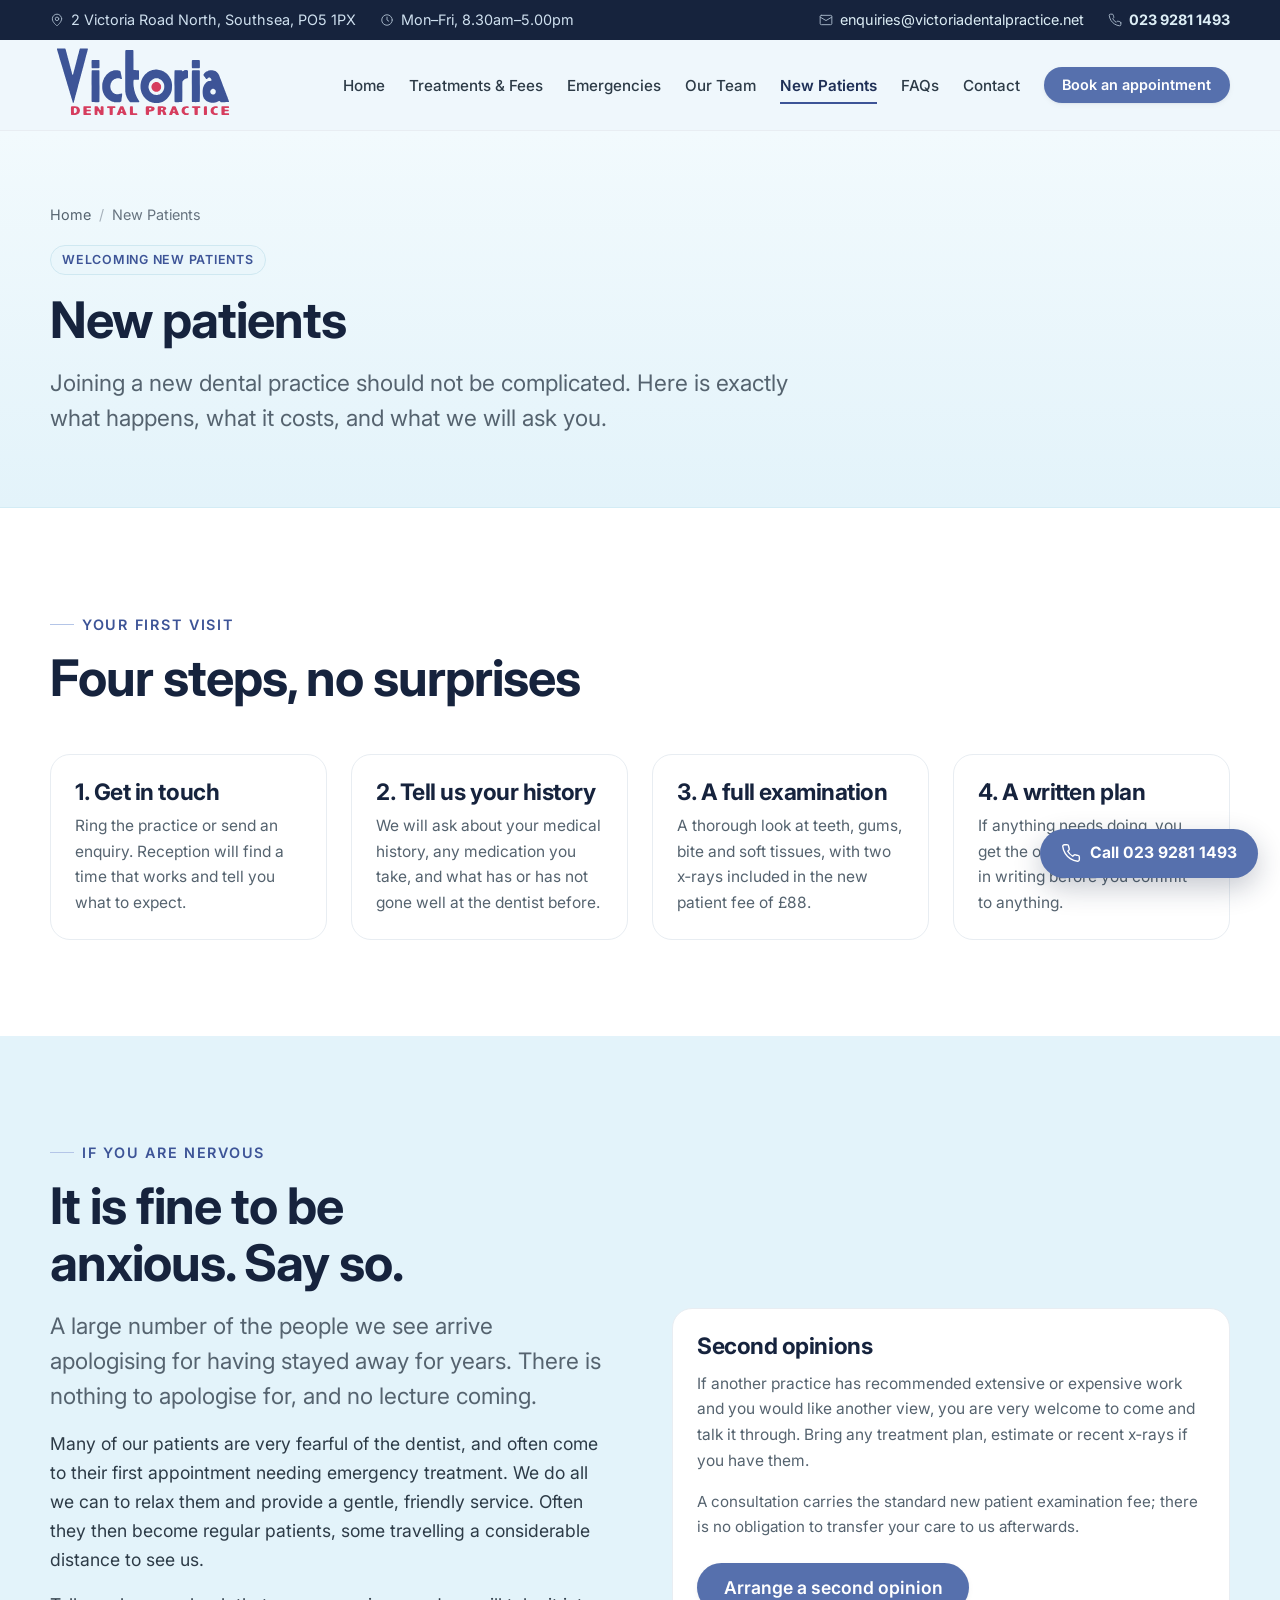
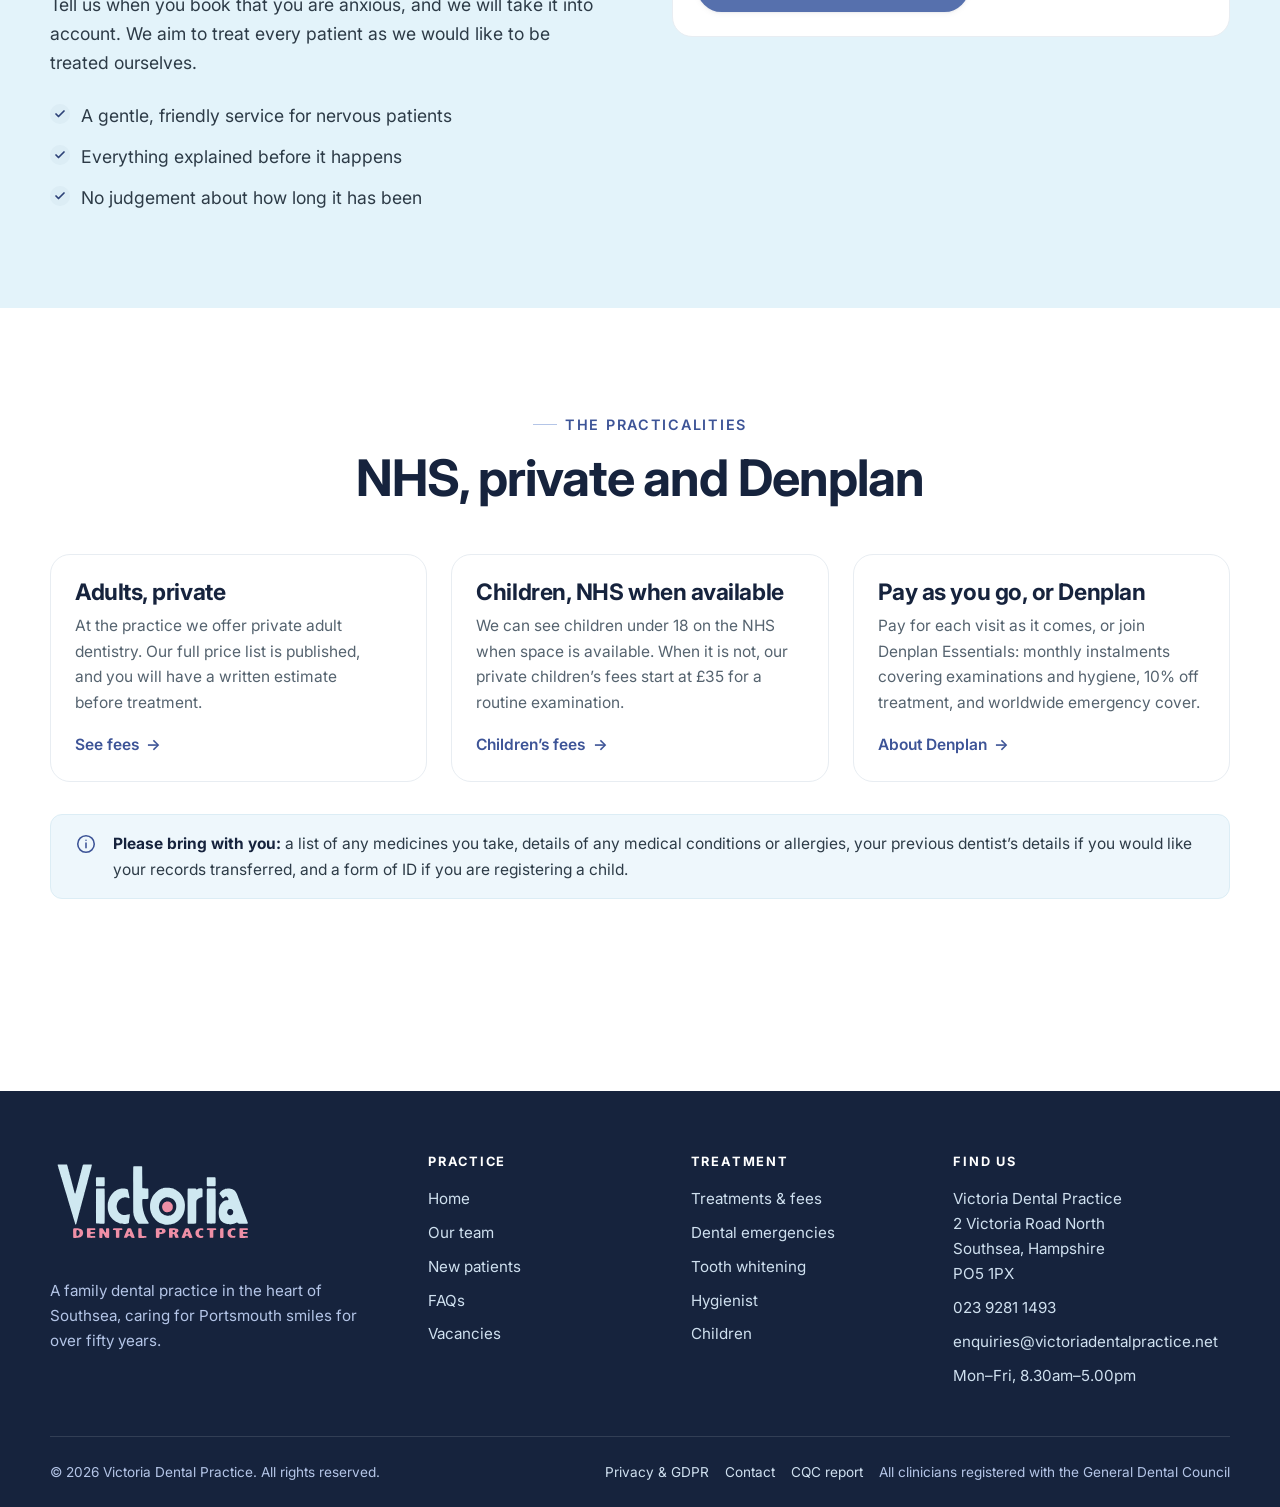
<file: new-patients.html>
<!DOCTYPE html>
<html lang="en-GB">
<head>
<meta charset="utf-8">
<meta name="viewport" content="width=device-width, initial-scale=1">
<title>New Patients, Registering with a Southsea Dentist | Victoria Dental Practice</title>
<meta name="description" content="Registering as a new patient at Victoria Dental Practice in Southsea. What happens at your first visit, what it costs, and how to book. Call 023 9281 1493.">
<link rel="canonical" href="https://www.victoriadentalpractice.net/new-patients.html">
<meta name="theme-color" content="#1f3057">
<meta name="robots" content="index, follow, max-image-preview:large">

<meta property="og:type" content="website">
<meta property="og:site_name" content="Victoria Dental Practice">
<meta property="og:title" content="New Patients, Registering with a Southsea Dentist | Victoria Dental Practice">
<meta property="og:description" content="Registering as a new patient at Victoria Dental Practice in Southsea. What happens at your first visit, what it costs, and how to book. Call 023 9281 1493.">
<meta property="og:url" content="https://www.victoriadentalpractice.net/new-patients.html">
<meta property="og:locale" content="en_GB">
<meta property="og:image" content="https://www.victoriadentalpractice.net/og-image.png">
<meta name="twitter:card" content="summary_large_image">

<link rel="icon" href="favicon.svg" type="image/svg+xml">
<link rel="apple-touch-icon" href="favicon.svg">

<link rel="preconnect" href="https://fonts.googleapis.com">
<link rel="preconnect" href="https://fonts.gstatic.com" crossorigin>
<link rel="stylesheet" href="https://fonts.googleapis.com/css2?family=Inter:wght@400;500;600;700;800&display=swap">
<link rel="stylesheet" href="style.css?v=20260814d">
<noscript><style>.reveal{opacity:1 !important;transform:none !important;}</style></noscript>
<script type="application/ld+json">{"@context":"https://schema.org","@type":"BreadcrumbList","itemListElement":[{"@type":"ListItem","position":1,"name":"Home"},{"@type":"ListItem","position":2,"name":"New Patients","item":"https://www.victoriadentalpractice.net/new-patients.html"}]}</script>
</head>
<body>
<a class="skip-link" href="#main">Skip to main content</a>

<div class="topbar">
  <div class="wrap topbar__inner">
    <ul class="topbar__list">
      <li class="topbar__item"><svg class="" width="24" height="24" viewBox="0 0 24 24" fill="none" stroke="currentColor" stroke-width="1.7" stroke-linecap="round" stroke-linejoin="round" aria-hidden="true"><path d="M20 10c0 6-8 12-8 12s-8-6-8-12a8 8 0 0 1 16 0z"/><circle cx="12" cy="10" r="3"/></svg><span>2 Victoria Road North, Southsea, PO5 1PX</span></li>
      <li class="topbar__item"><svg class="" width="24" height="24" viewBox="0 0 24 24" fill="none" stroke="currentColor" stroke-width="1.7" stroke-linecap="round" stroke-linejoin="round" aria-hidden="true"><circle cx="12" cy="12" r="9"/><path d="M12 7v5l3 2"/></svg><span>Mon&ndash;Fri, 8.30am&ndash;5.00pm</span></li>
    </ul>
    <ul class="topbar__list">
      <li class="topbar__item"><svg class="" width="24" height="24" viewBox="0 0 24 24" fill="none" stroke="currentColor" stroke-width="1.7" stroke-linecap="round" stroke-linejoin="round" aria-hidden="true"><rect x="2" y="4" width="20" height="16" rx="2"/><path d="m22 7-10 6L2 7"/></svg><a href="mailto:enquiries@victoriadentalpractice.net">enquiries@victoriadentalpractice.net</a></li>
      <li class="topbar__item"><svg class="" width="24" height="24" viewBox="0 0 24 24" fill="none" stroke="currentColor" stroke-width="1.7" stroke-linecap="round" stroke-linejoin="round" aria-hidden="true"><path d="M22 16.92v3a2 2 0 0 1-2.18 2 19.79 19.79 0 0 1-8.63-3.07 19.5 19.5 0 0 1-6-6 19.79 19.79 0 0 1-3.07-8.67A2 2 0 0 1 4.11 2h3a2 2 0 0 1 2 1.72c.13.96.36 1.9.7 2.81a2 2 0 0 1-.45 2.11L8.09 9.91a16 16 0 0 0 6 6l1.27-1.27a2 2 0 0 1 2.11-.45c.9.34 1.85.57 2.81.7A2 2 0 0 1 22 16.92z"/></svg><a href="tel:+442392811493"><strong>023 9281 1493</strong></a></li>
    </ul>
  </div>
</div>

<header class="site-header">
  <div class="wrap site-header__inner">
    <a class="brand" href="index.html">
      <svg class="brand__logo" width="190" height="90" xmlns="http://www.w3.org/2000/svg" viewBox="0 0 2140.000000 1016.000000" role="img" aria-label="Victoria Dental Practice">
  <g transform="translate(0.000000,1016.000000) scale(0.100000,-0.100000)" fill="var(--logo-word, #cfe8f1)"><path d="M775 9187 c-15 -12 -17 -22 -11 -76 4 -34 20 -95 36 -134 16 -40 31
-90 35 -112 10 -59 31 -128 49 -163 9 -18 23 -64 30 -105 8 -40 26 -101 39
-135 14 -33 32 -94 41 -134 9 -40 30 -111 46 -158 16 -47 34 -112 40 -145 7
-33 22 -83 36 -111 13 -28 32 -91 43 -140 11 -49 31 -116 45 -149 13 -33 27
-82 31 -110 4 -27 21 -83 37 -124 16 -41 36 -109 45 -150 8 -42 26 -101 38
-132 13 -30 35 -102 50 -160 14 -57 32 -116 41 -131 8 -15 21 -62 30 -104 8
-43 25 -102 38 -133 14 -31 34 -100 45 -154 12 -54 30 -115 40 -135 10 -20 29
-77 41 -127 12 -49 33 -117 45 -150 13 -33 28 -87 35 -120 6 -33 21 -82 32
-110 11 -27 31 -93 43 -145 13 -52 32 -116 44 -141 11 -26 27 -80 35 -120 8
-41 28 -108 44 -149 17 -41 36 -104 42 -140 6 -35 23 -92 36 -125 14 -33 34
-100 46 -150 11 -49 28 -106 38 -125 10 -19 25 -73 35 -120 9 -47 30 -114 45
-150 15 -36 35 -101 44 -145 9 -44 28 -107 41 -141 14 -34 30 -86 35 -115 6
-30 24 -90 40 -134 15 -44 37 -116 48 -160 10 -44 28 -102 40 -130 11 -27 25
-75 30 -106 6 -32 24 -91 40 -132 17 -41 33 -96 37 -123 4 -27 13 -72 21 -100
11 -41 20 -54 44 -64 16 -7 36 -10 44 -7 24 9 45 60 57 139 6 40 24 106 40
147 16 41 34 108 40 150 6 42 23 115 39 162 17 47 36 121 45 164 8 44 26 109
40 145 13 36 31 106 39 157 8 50 24 109 34 130 11 21 27 79 36 128 10 50 30
126 46 170 15 44 34 112 41 150 6 39 25 110 41 158 16 49 35 128 44 175 8 48
25 112 38 142 14 30 30 84 36 120 6 36 26 115 44 175 19 61 39 139 46 175 6
36 22 92 34 125 13 33 29 92 36 130 7 39 25 107 41 153 16 46 34 115 40 155 6
40 22 99 35 132 13 33 31 101 40 150 8 50 26 117 38 150 23 60 36 109 56 220
6 33 20 83 31 110 11 28 31 95 44 150 13 55 33 127 44 160 11 33 28 102 37
154 9 52 25 112 35 135 10 23 27 86 38 142 12 56 32 130 45 165 13 35 29 98
36 139 7 41 26 113 42 159 16 46 36 122 43 170 8 48 26 113 39 144 14 30 30
86 36 124 6 37 22 97 35 133 13 36 31 101 40 145 8 44 27 116 41 161 14 45 24
90 22 100 -8 42 -31 44 -470 42 -483 -3 -449 4 -473 -109 -7 -35 -26 -103 -43
-150 -16 -47 -33 -114 -37 -150 -4 -35 -16 -86 -27 -114 -10 -27 -34 -113 -53
-190 -18 -77 -42 -165 -53 -195 -10 -30 -23 -82 -27 -115 -4 -33 -18 -87 -30
-120 -13 -33 -33 -107 -45 -165 -12 -58 -32 -136 -45 -175 -13 -38 -31 -108
-39 -155 -8 -47 -26 -116 -40 -153 -14 -38 -31 -99 -37 -135 -6 -37 -24 -103
-39 -148 -15 -44 -31 -100 -34 -125 -12 -76 -27 -142 -42 -183 -8 -21 -28 -93
-44 -160 -16 -67 -36 -138 -45 -160 -9 -21 -23 -79 -31 -128 -18 -111 -37
-160 -59 -152 -8 4 -31 34 -49 68 -25 45 -39 87 -51 160 -9 54 -30 134 -46
178 -16 44 -29 91 -29 106 0 35 -32 152 -58 217 -11 28 -25 86 -32 130 -7 44
-24 111 -40 150 -15 38 -33 105 -39 148 -7 44 -25 116 -41 160 -15 45 -35 120
-45 166 -9 47 -23 98 -32 115 -9 17 -26 81 -38 142 -13 61 -28 121 -34 131
-13 25 -47 154 -55 213 -4 24 -18 76 -31 115 -13 38 -33 117 -45 174 -12 57
-28 117 -36 133 -8 15 -19 47 -23 71 -31 148 -45 206 -61 237 -10 19 -21 55
-25 79 -4 25 -17 54 -31 68 -23 23 -23 23 -467 23 -355 0 -447 -3 -462 -13z
M8523 9001 c-21 -13 -36 -33 -43 -58 -16 -56 -9 -4644 7 -4693 7 -19 19 -89
27 -156 11 -92 22 -136 45 -185 16 -35 38 -91 49 -124 27 -84 82 -202 120
-260 18 -27 32 -53 32 -58 0 -5 17 -31 38 -57 20 -26 45 -61 54 -77 34 -54
103 -133 143 -160 40 -28 40 -28 538 -28 538 0 508 -3 523 52 10 36 -3 67 -51
125 -25 30 -45 60 -45 65 0 6 -15 33 -34 60 -19 27 -45 72 -59 99 -14 28 -33
56 -41 63 -9 8 -16 21 -16 30 0 10 -16 44 -36 77 -20 32 -43 82 -51 109 -8 28
-28 75 -43 105 -16 30 -33 74 -39 96 -6 23 -24 70 -40 105 -15 35 -36 105 -46
154 -10 50 -26 106 -35 125 -17 34 -24 69 -55 250 -7 47 -20 121 -29 166 -36
195 -48 722 -18 796 6 15 20 31 30 37 11 6 126 12 269 14 278 4 295 7 307 68
11 56 7 913 -5 947 -21 60 -32 62 -309 62 -150 0 -259 4 -270 10 -11 6 -24 27
-30 48 -6 24 -10 392 -10 1087 0 980 -1 1052 -18 1085 -17 35 -17 35 -422 38
-387 2 -406 1 -437 -17z M4690 7868 c-19 -31 -20 -52 -20 -429 0 -403 4 -450
38 -465 9 -3 197 -6 417 -5 379 2 401 3 419 21 19 19 20 36 20 432 0 421 -2
446 -38 470 -6 4 -192 8 -414 8 -402 0 -402 0 -422 -32z M16033 7881 c-17 -11
-34 -30 -38 -42 -13 -39 -9 -781 3 -811 6 -15 23 -35 39 -45 25 -17 58 -18
408 -18 437 0 424 -2 444 82 8 33 11 164 9 415 -3 368 -3 368 -36 400 -32 33
-32 33 -415 36 -364 2 -384 1 -414 -17z M11780 6810 c-131 -9 -233 -26 -270
-45 -14 -7 -65 -25 -113 -39 -48 -14 -100 -34 -115 -44 -15 -11 -43 -25 -63
-31 -21 -7 -61 -29 -90 -50 -30 -21 -64 -41 -76 -45 -13 -4 -29 -13 -35 -20
-7 -6 -35 -27 -61 -45 -71 -49 -334 -316 -364 -370 -7 -13 -24 -37 -38 -55
-56 -68 -99 -132 -117 -174 -11 -25 -33 -65 -48 -89 -16 -25 -32 -59 -36 -77
-3 -17 -19 -56 -34 -86 -42 -84 -109 -367 -121 -512 -12 -132 -5 -431 12 -538
6 -36 21 -98 35 -138 13 -40 24 -80 24 -90 0 -36 31 -135 51 -163 11 -16 26
-50 34 -76 8 -26 28 -70 46 -97 17 -27 34 -59 39 -71 8 -22 103 -165 135 -204
47 -57 190 -217 204 -229 9 -7 32 -26 51 -43 139 -121 345 -255 444 -289 28
-9 70 -27 91 -38 22 -11 89 -32 149 -46 60 -15 114 -30 120 -35 19 -16 226
-30 406 -27 156 3 189 7 305 35 181 44 233 59 285 85 25 13 63 29 85 36 22 7
58 25 80 40 22 15 55 35 74 45 19 9 44 26 55 37 12 11 35 27 51 35 29 15 114
87 207 175 50 48 181 202 233 276 19 26 47 72 64 102 16 30 41 70 55 89 14 19
26 40 26 47 0 6 14 38 32 70 54 103 114 305 138 470 24 167 35 481 20 579 -5
33 -17 114 -26 180 -10 74 -25 140 -39 172 -13 29 -33 87 -45 129 -11 42 -29
89 -39 103 -10 14 -27 47 -38 72 -11 25 -34 65 -52 89 -17 24 -31 49 -31 56 0
6 -16 31 -36 55 -19 23 -44 59 -54 78 -17 33 -48 69 -198 226 -29 30 -66 62
-83 70 -16 9 -29 19 -29 24 0 14 -301 221 -323 221 -5 0 -37 14 -71 31 -142
73 -344 125 -533 139 -151 11 -201 11 -373 0z m293 -980 c83 -6 130 -15 155
-28 20 -10 60 -27 89 -36 29 -10 68 -28 88 -42 20 -13 53 -33 73 -43 53 -28
191 -159 233 -222 135 -204 163 -296 164 -539 0 -201 -24 -311 -97 -455 -28
-55 -61 -111 -73 -125 -12 -14 -27 -33 -32 -43 -20 -38 -189 -200 -223 -215
-19 -8 -53 -27 -75 -42 -40 -29 -148 -58 -301 -82 -65 -11 -86 -9 -225 17
-132 25 -166 36 -239 74 -47 24 -102 59 -123 77 -20 19 -41 34 -46 34 -10 0
-116 105 -157 156 -52 66 -113 190 -134 271 -11 43 -26 103 -35 133 -24 86
-20 236 9 344 14 50 32 120 41 155 9 35 24 76 34 90 10 14 26 48 36 74 10 26
26 53 35 60 9 7 27 28 40 47 40 57 160 168 239 221 41 27 78 49 83 49 5 0 40
13 78 30 109 48 174 55 363 40z M15275 6763 c-63 -15 -188 -54 -208 -64 -12
-7 -37 -25 -56 -41 -18 -16 -40 -27 -48 -24 -8 3 -18 6 -22 6 -3 0 -15 15 -25
34 -10 18 -30 39 -44 46 -19 9 -138 14 -413 18 -385 5 -385 5 -407 -23 -22
-28 -22 -28 -22 -1760 0 -1199 3 -1741 11 -1763 18 -53 33 -55 431 -50 405 4
414 6 435 68 9 26 12 314 12 1151 1 1116 1 1116 44 1170 44 58 124 137 179
180 64 49 220 118 303 134 43 8 86 22 95 30 13 14 15 71 18 414 3 399 3 399
-23 429 -20 24 -38 32 -88 41 -64 11 -135 13 -172 4z M18130 6744 c-171 -20
-211 -27 -255 -41 -27 -9 -59 -22 -70 -29 -11 -7 -49 -22 -83 -33 -35 -11 -79
-33 -97 -48 -18 -16 -66 -53 -105 -83 -40 -30 -81 -66 -92 -80 -11 -14 -40
-47 -65 -73 -44 -46 -72 -101 -72 -142 -1 -11 15 -42 34 -70 20 -27 51 -74 70
-102 19 -29 38 -53 43 -53 5 0 19 -19 32 -42 13 -24 41 -65 62 -91 21 -27 38
-53 38 -58 0 -16 64 -49 96 -49 20 0 39 9 55 26 13 14 57 51 98 82 66 50 80
56 131 60 43 3 66 -1 97 -17 75 -38 163 -183 163 -268 0 -36 -28 -82 -53 -87
-12 -3 -65 -7 -117 -10 -136 -7 -184 -19 -282 -69 -102 -52 -154 -93 -226
-179 -98 -116 -122 -149 -142 -196 -12 -25 -27 -53 -34 -62 -7 -8 -24 -46 -36
-85 -13 -38 -29 -79 -37 -91 -36 -57 -79 -378 -77 -594 0 -58 10 -181 21 -273
18 -136 28 -181 52 -235 17 -37 35 -86 41 -109 6 -23 15 -45 20 -48 6 -4 28
-33 50 -65 52 -77 189 -213 248 -247 26 -14 54 -32 62 -39 8 -6 40 -22 70 -34
30 -12 84 -35 120 -51 38 -17 116 -37 185 -50 277 -48 308 -48 550 -4 97 17
158 34 200 55 33 16 76 36 95 44 19 8 54 29 77 47 36 27 46 31 79 24 24 -4 50
-19 69 -39 16 -17 55 -46 86 -64 56 -31 56 -31 468 -30 228 1 424 3 438 6 25
5 53 47 53 82 0 11 -13 44 -29 73 -16 28 -32 70 -36 92 -4 22 -22 72 -41 111
-19 39 -38 92 -43 117 -4 25 -19 65 -33 89 -14 23 -35 76 -47 115 -12 40 -30
87 -41 105 -10 18 -27 65 -38 103 -11 39 -29 86 -40 105 -11 19 -32 73 -46
120 -14 47 -33 95 -42 108 -8 12 -24 54 -35 93 -11 39 -30 92 -43 117 -13 26
-27 63 -31 82 -4 19 -22 67 -40 105 -19 39 -39 93 -46 120 -6 28 -21 68 -32
90 -20 38 -57 138 -116 310 -16 44 -39 103 -53 130 -14 28 -31 75 -38 105 -7
30 -24 77 -37 104 -14 27 -32 72 -40 100 -8 28 -27 73 -41 101 -13 27 -33 77
-42 110 -10 33 -29 85 -43 115 -14 30 -30 74 -37 97 -6 24 -23 64 -39 90 -16
27 -41 68 -55 93 -59 98 -169 230 -192 230 -5 0 -25 13 -45 29 -20 16 -79 50
-133 76 -75 35 -119 49 -194 60 -109 17 -239 25 -292 19z m347 -2110 c26 -9
76 -38 109 -65 46 -36 67 -62 84 -101 20 -47 22 -61 15 -153 -4 -55 -13 -113
-19 -130 -46 -109 -203 -196 -320 -179 -136 21 -259 150 -273 288 -5 48 -1 69
32 156 21 55 41 100 44 100 4 0 26 16 50 36 23 20 61 42 84 50 58 18 137 17
194 -2z M4696 6719 c-21 -17 -21 -17 -24 -1746 -2 -1215 0 -1739 8 -1765 6
-21 21 -43 33 -50 17 -10 115 -13 408 -13 367 0 388 1 408 19 12 11 25 35 30
55 5 20 8 787 7 1754 -1 1719 -1 1719 -30 1743 -29 25 -29 25 -423 23 -358 -2
-397 -4 -417 -20z M7400 6734 c-218 -18 -279 -27 -330 -50 -30 -13 -76 -28
-103 -34 -56 -12 -213 -89 -278 -136 -26 -19 -50 -34 -54 -34 -4 0 -24 -15
-44 -32 -20 -18 -57 -49 -81 -68 -78 -61 -194 -188 -239 -262 -12 -21 -28 -41
-36 -45 -7 -5 -24 -30 -38 -58 -14 -27 -34 -59 -44 -70 -25 -27 -97 -160 -113
-210 -7 -22 -25 -65 -41 -95 -15 -30 -35 -91 -44 -135 -10 -44 -26 -100 -35
-125 -29 -70 -40 -165 -47 -378 -7 -224 7 -422 37 -534 11 -40 29 -106 40
-147 10 -41 33 -108 51 -150 17 -42 39 -94 47 -116 9 -22 21 -47 28 -55 6 -8
21 -34 33 -58 21 -41 74 -119 139 -202 65 -84 243 -248 362 -334 120 -86 356
-200 449 -216 35 -6 87 -20 115 -30 76 -28 188 -40 376 -40 192 0 307 13 362
41 20 10 44 19 52 19 8 0 28 11 44 24 28 25 29 26 41 198 7 95 21 210 31 254
11 45 26 150 34 233 13 138 11 199 -8 230 -11 17 -45 13 -80 -8 -17 -10 -65
-24 -106 -31 -41 -7 -90 -18 -107 -26 -18 -7 -77 -18 -131 -24 -108 -13 -156
-7 -316 35 -68 19 -108 37 -170 79 -91 61 -131 92 -159 121 -28 31 -102 135
-126 180 -12 22 -31 54 -42 71 -10 17 -28 71 -39 120 -11 49 -28 121 -36 159
-20 88 -13 203 22 332 13 51 24 101 24 110 0 10 12 38 25 63 14 25 35 65 46
90 19 40 103 154 142 191 40 39 86 78 113 95 16 10 45 30 64 45 19 15 46 30
60 34 14 4 52 20 86 36 43 20 89 31 165 39 148 17 273 2 374 -44 28 -13 77
-27 107 -31 50 -6 57 -5 67 13 16 30 13 65 -10 123 -11 29 -29 118 -40 198
-11 80 -31 184 -45 231 -13 47 -30 128 -36 180 -11 85 -15 98 -45 131 -47 52
-107 78 -205 90 -99 12 -245 18 -308 13z M16043 6725 c-17 -7 -36 -23 -43 -34
-8 -16 -11 -486 -10 -1743 0 -1637 1 -1723 18 -1752 10 -18 32 -36 52 -43 46
-16 712 -15 761 1 23 8 41 24 56 51 23 40 23 40 22 1740 -1 935 -4 1711 -8
1724 -3 13 -18 33 -33 44 -25 19 -46 20 -405 22 -296 2 -386 0 -410 -10z"/></g>
  <g transform="translate(0.000000,1016.000000) scale(0.100000,-0.100000)" fill="var(--logo-sub, #738bc4)"><path d="M11893 5410 c-24 -5 -57 -16 -75 -24 -18 -9 -53 -22 -77 -31 -57 -20
-133 -78 -193 -149 -36 -40 -57 -79 -84 -153 -31 -86 -36 -109 -36 -191 0 -79
5 -106 34 -188 28 -82 43 -108 98 -172 62 -71 99 -99 210 -154 38 -19 65 -23
177 -26 74 -2 154 1 183 7 68 15 194 92 249 153 48 53 66 81 109 168 26 53 27
61 27 215 0 160 0 160 -48 247 -36 65 -67 104 -118 151 -78 71 -81 73 -193
117 -86 33 -191 45 -263 30z M15305 2683 c-57 -13 -194 -57 -220 -71 -71 -36
-136 -95 -179 -161 -55 -86 -65 -122 -69 -242 -3 -146 7 -198 58 -274 40 -61
139 -165 158 -165 4 0 42 -17 85 -37 77 -38 77 -38 232 -41 186 -4 226 5 252
58 25 49 24 122 -2 145 -12 11 -28 15 -42 12 -13 -3 -43 -11 -68 -17 -53 -13
-118 -6 -180 21 -61 27 -77 44 -118 124 -32 64 -35 77 -34 150 1 68 6 90 32
147 23 50 45 78 82 107 59 48 102 56 233 47 87 -7 94 -6 104 13 6 11 11 40 11
64 0 66 -25 92 -110 111 -65 15 -180 20 -225 9z M18575 2683 c-107 -25 -218
-69 -276 -109 -90 -61 -157 -159 -175 -253 -30 -150 -9 -320 48 -398 61 -83
120 -132 218 -181 95 -47 95 -47 265 -47 188 0 226 8 243 53 18 46 22 79 16
111 -10 47 -31 53 -114 35 -60 -14 -81 -15 -124 -5 -101 23 -128 42 -176 122
-42 70 -45 79 -48 162 -4 84 -2 91 29 154 20 38 54 83 82 109 57 51 96 60 232
50 111 -8 120 -1 120 81 0 45 -4 58 -23 74 -39 31 -118 49 -211 48 -47 -1 -95
-3 -106 -6z M2386 2663 c-45 -24 -47 -42 -44 -500 3 -399 4 -434 21 -450 15
-15 40 -18 175 -21 86 -2 204 1 262 7 192 20 394 106 443 189 10 17 22 32 26
32 15 0 41 62 65 157 14 56 26 112 26 125 0 13 -13 73 -28 134 -25 97 -34 118
-70 159 -22 25 -65 64 -95 85 -45 32 -72 42 -153 59 -136 27 -219 34 -427 35
-122 1 -185 -3 -201 -11z m469 -192 c41 -19 125 -112 137 -154 10 -35 9 -199
-2 -237 -16 -57 -98 -150 -150 -171 -51 -20 -102 -24 -130 -9 -34 18 -40 65
-39 289 1 119 4 229 8 246 3 17 16 35 31 42 36 18 98 16 145 -6z M3819 2669
c-17 -4 -40 -16 -52 -27 -19 -20 -20 -32 -18 -462 1 -243 4 -447 7 -455 3 -8
28 -18 55 -24 64 -14 718 -15 754 -1 14 5 30 22 36 37 13 36 3 95 -22 122 -19
20 -29 21 -220 21 -201 0 -201 0 -230 29 -26 26 -29 36 -29 89 0 50 4 66 26
91 26 31 26 31 187 31 175 0 234 9 254 36 17 24 16 84 -3 109 -14 19 -30 20
-215 25 -201 5 -201 5 -225 33 -33 39 -34 114 -1 145 22 21 32 22 231 22 207
0 207 0 233 26 23 23 25 31 19 72 -12 88 4 85 -400 86 -195 1 -369 -2 -387 -5z
M5082 2670 c-74 -11 -71 9 -72 -492 0 -381 2 -449 15 -461 17 -17 163 -33 226
-24 22 3 49 13 60 23 18 16 19 32 19 215 0 167 2 200 16 213 18 18 22 16 81
-31 29 -23 46 -47 58 -82 8 -27 29 -66 45 -87 16 -22 30 -44 30 -49 0 -17 39
-85 80 -140 39 -53 39 -53 125 -60 99 -8 216 1 241 19 15 11 17 53 19 447 1
253 -2 446 -8 462 -5 15 -17 32 -27 37 -28 15 -201 23 -232 11 -16 -6 -37 -25
-47 -42 -17 -28 -18 -46 -14 -192 4 -132 2 -166 -9 -181 -31 -40 -106 7 -134
82 -10 26 -28 61 -40 77 -13 17 -32 51 -43 77 -24 56 -93 153 -119 166 -21 12
-213 20 -270 12z M6460 2664 c-35 -15 -60 -51 -60 -85 0 -69 23 -81 164 -89
158 -8 146 25 146 -401 0 -407 -7 -382 105 -394 65 -7 178 -1 211 12 8 3 20
17 25 30 5 13 9 177 9 364 0 340 0 340 25 364 22 23 32 25 107 25 138 0 178
20 178 89 0 44 -9 60 -43 78 -26 13 -88 15 -435 17 -285 1 -413 -2 -432 -10z
M7960 2671 c-20 -4 -41 -10 -47 -14 -18 -12 -90 -149 -103 -197 -6 -25 -25
-68 -40 -97 -16 -28 -35 -73 -41 -100 -6 -26 -24 -70 -39 -98 -15 -27 -35 -77
-44 -110 -10 -33 -27 -75 -38 -93 -19 -31 -72 -168 -85 -219 -9 -37 28 -48
167 -48 74 1 133 5 146 12 13 8 26 33 37 73 20 72 50 103 110 119 42 10 148 8
186 -4 23 -7 75 -79 101 -139 13 -30 28 -50 45 -56 15 -6 72 -10 128 -10 99 0
171 12 182 30 7 12 -48 176 -78 230 -14 25 -28 61 -32 80 -4 19 -20 60 -36 90
-16 30 -38 82 -49 114 -11 33 -29 75 -40 93 -10 18 -26 54 -34 80 -11 40 -63
159 -95 223 -15 30 -65 43 -166 46 -55 2 -116 0 -135 -5z m144 -383 c8 -13 22
-56 31 -96 15 -66 15 -75 1 -97 -19 -29 -48 -39 -92 -30 -41 7 -74 37 -74 66
0 11 14 48 31 82 49 99 75 118 103 75z M9035 2667 c-38 -21 -41 -58 -40 -505
2 -392 3 -435 19 -450 15 -15 53 -17 349 -20 183 -2 356 -1 384 3 65 8 92 29
100 77 5 33 2 41 -30 73 -35 35 -35 35 -211 35 -185 0 -210 5 -249 48 -16 18
-18 49 -20 355 -2 337 -2 337 -29 363 -25 25 -31 27 -141 28 -64 2 -123 -2
-132 -7z M10861 2667 c-16 -4 -39 -19 -50 -33 -20 -26 -21 -38 -21 -450 0
-237 4 -433 9 -447 14 -37 88 -51 215 -43 140 9 136 3 136 193 0 147 1 155 23
177 21 21 35 23 153 28 122 5 135 8 237 48 96 38 112 48 151 94 24 28 48 60
53 71 19 37 24 96 13 149 -9 43 -20 61 -63 104 -61 60 -99 75 -245 98 -115 17
-556 26 -611 11z m530 -203 c27 -27 38 -106 18 -131 -35 -42 -163 -76 -214
-57 -25 10 -45 58 -45 109 0 88 25 106 142 102 64 -2 81 -6 99 -23z M12224
2672 c-10 -1 -29 -5 -42 -8 -47 -10 -49 -37 -47 -494 1 -234 5 -433 9 -443 5
-9 20 -20 35 -24 43 -12 264 -9 287 5 29 15 34 50 34 213 0 137 0 138 26 158
28 22 54 21 106 -6 33 -16 51 -49 68 -123 7 -30 26 -96 42 -146 23 -72 35 -94
54 -103 30 -13 213 -14 268 -2 59 14 63 22 39 93 -12 35 -27 86 -33 113 -15
66 -58 138 -119 203 -71 73 -67 109 16 141 17 7 50 31 72 53 80 81 78 201 -4
277 -50 46 -76 55 -250 82 -107 17 -167 20 -336 17 -113 -2 -214 -4 -225 -6z
m465 -193 c18 -6 38 -24 46 -40 16 -30 19 -77 7 -95 -11 -17 -103 -71 -134
-78 -65 -15 -108 35 -108 128 0 47 4 57 26 75 30 24 109 29 163 10z M13853
2673 c-24 -5 -80 -67 -106 -118 -8 -16 -18 -46 -22 -65 -4 -19 -20 -57 -35
-85 -16 -27 -35 -73 -43 -101 -8 -28 -26 -73 -40 -100 -14 -27 -32 -71 -40
-99 -8 -27 -29 -76 -46 -109 -17 -32 -31 -65 -31 -74 0 -9 -16 -49 -36 -89
-45 -91 -43 -123 6 -136 19 -5 84 -7 143 -5 131 5 153 18 180 99 9 29 27 64
40 76 29 29 114 46 194 37 73 -7 94 -23 119 -91 41 -112 73 -127 252 -121 138
4 147 10 128 91 -7 29 -27 79 -44 112 -17 33 -36 80 -42 105 -6 25 -22 61 -35
81 -13 20 -31 63 -40 95 -10 33 -28 78 -42 102 -13 24 -31 66 -40 95 -8 29
-27 75 -43 102 -15 28 -31 66 -35 85 -18 89 -58 111 -209 114 -61 2 -121 1
-133 -1z m171 -411 c18 -35 31 -122 22 -155 -3 -15 -18 -30 -36 -37 -33 -14
-93 -8 -116 11 -29 24 -9 145 32 190 10 11 30 19 50 19 27 0 37 -6 48 -28z
M16062 2668 c-58 -15 -90 -86 -62 -138 14 -26 70 -40 163 -40 69 0 81 -3 102
-25 25 -24 25 -24 25 -373 0 -329 1 -351 19 -373 19 -23 24 -24 158 -24 90 0
145 4 159 12 12 7 24 27 28 44 3 17 6 182 6 365 0 402 -10 374 130 374 105 0
155 16 170 55 16 41 -1 87 -39 109 -31 18 -57 19 -430 21 -219 0 -411 -3 -429
-7z M17415 2665 c-22 -8 -45 -22 -52 -32 -10 -13 -13 -118 -13 -455 0 -504 -7
-471 96 -484 81 -10 214 3 236 23 17 15 18 44 16 466 -3 450 -3 450 -29 469
-21 16 -46 21 -120 23 -63 2 -107 -1 -134 -10z M19408 2672 c-81 -5 -78 16
-78 -494 0 -381 2 -449 15 -461 22 -23 143 -29 497 -25 348 3 345 3 349 63 5
56 -1 81 -21 103 -20 21 -28 22 -217 22 -187 0 -198 1 -229 22 -54 37 -67 87
-40 151 25 61 46 67 225 67 88 0 170 4 183 9 37 15 68 50 68 77 0 15 -12 38
-29 55 -29 29 -29 29 -196 29 -221 0 -258 16 -258 114 0 31 6 45 27 63 26 22
32 23 234 23 225 0 243 4 256 55 8 31 -9 98 -28 114 -10 8 -116 12 -363 14
-191 1 -369 1 -395 -1z"/></g>
</svg>
    </a>

    <button class="nav-toggle" type="button" aria-expanded="false"
            aria-controls="primary-nav" aria-label="Menu">
      <svg class="icon-open" width="24" height="24" viewBox="0 0 24 24" fill="none" stroke="currentColor" stroke-width="1.7" stroke-linecap="round" stroke-linejoin="round" aria-hidden="true"><path d="M4 7h16M4 12h16M4 17h16"/></svg><svg class="icon-close" width="24" height="24" viewBox="0 0 24 24" fill="none" stroke="currentColor" stroke-width="1.7" stroke-linecap="round" stroke-linejoin="round" aria-hidden="true"><path d="m6 6 12 12M18 6 6 18"/></svg>
    </button>

    <nav class="nav" id="primary-nav" aria-label="Primary">
      <ul class="nav__list">
        <li><a class="nav__link" href="index.html">Home</a></li>
        <li><a class="nav__link" href="treatments.html">Treatments &amp; Fees</a></li>
        <li><a class="nav__link" href="emergencies.html">Emergencies</a></li>
        <li><a class="nav__link" href="team.html">Our Team</a></li>
        <li><a class="nav__link" href="new-patients.html" aria-current="page">New Patients</a></li>
        <li><a class="nav__link" href="faqs.html">FAQs</a></li>
        <li><a class="nav__link" href="contact.html">Contact</a></li>
        </ul>
      <a class="btn btn--primary btn--sm" href="book.html">Book an appointment</a>
    </nav>
  </div>
</header>

<main id="main">

<section class="page-head">
  <div class="wrap">
    <nav class="breadcrumb" aria-label="Breadcrumb"><ol><li><a href="index.html">Home</a></li><li>New Patients</li></ol></nav>
    <div class="page-head__inner">
      <p class="mb-4"><span class="tag">Welcoming new patients</span></p><h1>New patients</h1>
      <p class="lede">Joining a new dental practice should not be complicated. Here is exactly what happens, what it costs, and what we will ask you.</p>
    </div>
  </div>
</section>


<section class="section">
  <div class="wrap">
    <div class="section-head">
      <p class="eyebrow">Your first visit</p>
      <h2>Four steps, no surprises</h2>
    </div>
    <div class="grid grid--4">
      <article class="card reveal">
        <div class="card__icon"><svg class="" width="24" height="24" viewBox="0 0 24 24" fill="none" stroke="currentColor" stroke-width="1.7" stroke-linecap="round" stroke-linejoin="round" aria-hidden="true"><path d="M22 16.92v3a2 2 0 0 1-2.18 2 19.79 19.79 0 0 1-8.63-3.07 19.5 19.5 0 0 1-6-6 19.79 19.79 0 0 1-3.07-8.67A2 2 0 0 1 4.11 2h3a2 2 0 0 1 2 1.72c.13.96.36 1.9.7 2.81a2 2 0 0 1-.45 2.11L8.09 9.91a16 16 0 0 0 6 6l1.27-1.27a2 2 0 0 1 2.11-.45c.9.34 1.85.57 2.81.7A2 2 0 0 1 22 16.92z"/></svg></div>
        <h3>1. Get in touch</h3>
        <p>Ring the practice or send an enquiry. Reception will find a time that works
        and tell you what to expect.</p>
      </article>
      <article class="card reveal" data-delay="70">
        <div class="card__icon"><svg class="" width="24" height="24" viewBox="0 0 24 24" fill="none" stroke="currentColor" stroke-width="1.7" stroke-linecap="round" stroke-linejoin="round" aria-hidden="true"><path d="M21 12a8 8 0 0 1-11.4 7.2L3 21l1.8-6.6A8 8 0 1 1 21 12z"/></svg></div>
        <h3>2. Tell us your history</h3>
        <p>We will ask about your medical history, any medication you take, and what has
        or has not gone well at the dentist before.</p>
      </article>
      <article class="card reveal" data-delay="140">
        <div class="card__icon"><svg class="" width="24" height="24" viewBox="0 0 24 24" fill="none" stroke="currentColor" stroke-width="1.7" stroke-linecap="round" stroke-linejoin="round" aria-hidden="true"><circle cx="12" cy="12" r="9"/><path d="M8 14s1.5 2 4 2 4-2 4-2"/><path d="M9 9h.01M15 9h.01"/></svg></div>
        <h3>3. A full examination</h3>
        <p>A thorough look at teeth, gums, bite and soft tissues, with two x&#8209;rays
        included in the new patient fee of &pound;88.</p>
      </article>
      <article class="card reveal" data-delay="210">
        <div class="card__icon"><svg class="" width="24" height="24" viewBox="0 0 24 24" fill="none" stroke="currentColor" stroke-width="1.7" stroke-linecap="round" stroke-linejoin="round" aria-hidden="true"><rect x="3" y="6" width="18" height="13" rx="2"/><path d="M3 10h18"/><circle cx="17" cy="14" r="1.3"/></svg></div>
        <h3>4. A written plan</h3>
        <p>If anything needs doing, you get the options and the costs in writing before
        you commit to anything.</p>
      </article>
    </div>
  </div>
</section>

<section class="section section--tint">
  <div class="wrap split">
    <div class="reveal">
      <p class="eyebrow">If you are nervous</p>
      <h2>It is fine to be anxious. Say so.</h2>
      <p class="lede mt-4">A large number of the people we see arrive apologising for
      having stayed away for years. There is nothing to apologise for, and no lecture
      coming.</p>
      <p class="mt-4">Many of our patients are very fearful of the dentist, and often come
      to their first appointment needing emergency treatment. We do all we can to relax
      them and provide a gentle, friendly service. Often they then become regular patients, some travelling a considerable distance to see us.</p>
      <p class="mt-4">Tell us when you book that you are anxious, and we will take it into
      account. We aim to treat every patient as we would like to be treated ourselves.</p>
      <ul class="checklist mt-5">
        <li>A gentle, friendly service for nervous patients</li>
        <li>Everything explained before it happens</li>
        <li>No judgement about how long it has been</li>
      </ul>
    </div>
    <div class="reveal" data-delay="100">
      <div class="card" style="background:#fff;">
        <h3>Second opinions</h3>
        <p class="mt-3">If another practice has recommended extensive or expensive work
        and you would like another view, you are very welcome to come and talk it
        through. Bring any treatment plan, estimate or recent x&#8209;rays if you have
        them.</p>
        <p class="mt-4" style="font-size:.95rem;color:var(--ink-500);">A consultation
        carries the standard new patient examination fee; there is no obligation to
        transfer your care to us afterwards.</p>
        <div class="btn-row mt-5"><a class="btn btn--primary" href="book.html">Arrange a second opinion</a></div>
      </div>
    </div>
  </div>
</section>

<section class="section">
  <div class="wrap">
    <div class="section-head center">
      <p class="eyebrow">The practicalities</p>
      <h2>NHS, private and Denplan</h2>
    </div>
    <div class="grid grid--3">
      <article class="card reveal">
        <div class="card__icon"><svg class="" width="24" height="24" viewBox="0 0 24 24" fill="none" stroke="currentColor" stroke-width="1.7" stroke-linecap="round" stroke-linejoin="round" aria-hidden="true"><circle cx="9" cy="8" r="3.2"/><path d="M2.5 20a6.5 6.5 0 0 1 13 0"/><path d="M17 5.3a3.2 3.2 0 0 1 0 5.4"/><path d="M18.5 14.2A6.5 6.5 0 0 1 21.5 20"/></svg></div>
        <h3>Adults, private</h3>
        <p>At the practice we offer private adult dentistry. Our full price list is
        published, and you will have a written estimate before treatment.</p>
        <p class="card__foot"><a class="link-arrow" href="treatments.html">See fees</a></p>
      </article>
      <article class="card reveal" data-delay="70">
        <div class="card__icon"><svg class="" width="24" height="24" viewBox="0 0 24 24" fill="none" stroke="currentColor" stroke-width="1.7" stroke-linecap="round" stroke-linejoin="round" aria-hidden="true"><circle cx="12" cy="6" r="3"/><path d="M12 9v7"/><path d="m8 20 4-4 4 4"/><path d="M8 12h8"/></svg></div>
        <h3>Children, NHS when available</h3>
        <p>We can see children under 18 on the NHS when space is available. When it is
        not, our private children&rsquo;s fees start at &pound;35 for a routine
        examination.</p>
        <p class="card__foot"><a class="link-arrow" href="treatments.html#children">Children&rsquo;s fees</a></p>
      </article>
      <article class="card reveal" data-delay="140">
        <div class="card__icon"><svg class="" width="24" height="24" viewBox="0 0 24 24" fill="none" stroke="currentColor" stroke-width="1.7" stroke-linecap="round" stroke-linejoin="round" aria-hidden="true"><rect x="3" y="5" width="18" height="16" rx="2"/><path d="M3 10h18M8 3v4M16 3v4"/></svg></div>
        <h3>Pay as you go, or Denplan</h3>
        <p>Pay for each visit as it comes, or join Denplan Essentials: monthly instalments
        covering examinations and hygiene, 10% off treatment, and worldwide emergency
        cover.</p>
        <p class="card__foot"><a class="link-arrow" href="treatments.html#denplan">About Denplan</a></p>
      </article>
    </div>

    <div class="notice mt-6 reveal"><svg class="" width="24" height="24" viewBox="0 0 24 24" fill="none" stroke="currentColor" stroke-width="1.7" stroke-linecap="round" stroke-linejoin="round" aria-hidden="true"><circle cx="12" cy="12" r="9"/><path d="M12 11v5"/><path d="M12 8h.01"/></svg>
      <div><strong>Please bring with you:</strong> a list of any medicines you take,
      details of any medical conditions or allergies, your previous dentist&rsquo;s
      details if you would like your records transferred, and a form of ID if you are
      registering a child.</div>
    </div>
  </div>
</section>


</main>

<footer class="site-footer">
  <div class="wrap">
    <div class="footer-grid">
      <div class="footer__brand">
        <a class="brand" href="index.html">
          <svg class="brand__logo" width="190" height="90" xmlns="http://www.w3.org/2000/svg" viewBox="0 0 2140.000000 1016.000000" role="img" aria-label="Victoria Dental Practice">
  <g transform="translate(0.000000,1016.000000) scale(0.100000,-0.100000)" fill="var(--logo-word, #cfe8f1)"><path d="M775 9187 c-15 -12 -17 -22 -11 -76 4 -34 20 -95 36 -134 16 -40 31
-90 35 -112 10 -59 31 -128 49 -163 9 -18 23 -64 30 -105 8 -40 26 -101 39
-135 14 -33 32 -94 41 -134 9 -40 30 -111 46 -158 16 -47 34 -112 40 -145 7
-33 22 -83 36 -111 13 -28 32 -91 43 -140 11 -49 31 -116 45 -149 13 -33 27
-82 31 -110 4 -27 21 -83 37 -124 16 -41 36 -109 45 -150 8 -42 26 -101 38
-132 13 -30 35 -102 50 -160 14 -57 32 -116 41 -131 8 -15 21 -62 30 -104 8
-43 25 -102 38 -133 14 -31 34 -100 45 -154 12 -54 30 -115 40 -135 10 -20 29
-77 41 -127 12 -49 33 -117 45 -150 13 -33 28 -87 35 -120 6 -33 21 -82 32
-110 11 -27 31 -93 43 -145 13 -52 32 -116 44 -141 11 -26 27 -80 35 -120 8
-41 28 -108 44 -149 17 -41 36 -104 42 -140 6 -35 23 -92 36 -125 14 -33 34
-100 46 -150 11 -49 28 -106 38 -125 10 -19 25 -73 35 -120 9 -47 30 -114 45
-150 15 -36 35 -101 44 -145 9 -44 28 -107 41 -141 14 -34 30 -86 35 -115 6
-30 24 -90 40 -134 15 -44 37 -116 48 -160 10 -44 28 -102 40 -130 11 -27 25
-75 30 -106 6 -32 24 -91 40 -132 17 -41 33 -96 37 -123 4 -27 13 -72 21 -100
11 -41 20 -54 44 -64 16 -7 36 -10 44 -7 24 9 45 60 57 139 6 40 24 106 40
147 16 41 34 108 40 150 6 42 23 115 39 162 17 47 36 121 45 164 8 44 26 109
40 145 13 36 31 106 39 157 8 50 24 109 34 130 11 21 27 79 36 128 10 50 30
126 46 170 15 44 34 112 41 150 6 39 25 110 41 158 16 49 35 128 44 175 8 48
25 112 38 142 14 30 30 84 36 120 6 36 26 115 44 175 19 61 39 139 46 175 6
36 22 92 34 125 13 33 29 92 36 130 7 39 25 107 41 153 16 46 34 115 40 155 6
40 22 99 35 132 13 33 31 101 40 150 8 50 26 117 38 150 23 60 36 109 56 220
6 33 20 83 31 110 11 28 31 95 44 150 13 55 33 127 44 160 11 33 28 102 37
154 9 52 25 112 35 135 10 23 27 86 38 142 12 56 32 130 45 165 13 35 29 98
36 139 7 41 26 113 42 159 16 46 36 122 43 170 8 48 26 113 39 144 14 30 30
86 36 124 6 37 22 97 35 133 13 36 31 101 40 145 8 44 27 116 41 161 14 45 24
90 22 100 -8 42 -31 44 -470 42 -483 -3 -449 4 -473 -109 -7 -35 -26 -103 -43
-150 -16 -47 -33 -114 -37 -150 -4 -35 -16 -86 -27 -114 -10 -27 -34 -113 -53
-190 -18 -77 -42 -165 -53 -195 -10 -30 -23 -82 -27 -115 -4 -33 -18 -87 -30
-120 -13 -33 -33 -107 -45 -165 -12 -58 -32 -136 -45 -175 -13 -38 -31 -108
-39 -155 -8 -47 -26 -116 -40 -153 -14 -38 -31 -99 -37 -135 -6 -37 -24 -103
-39 -148 -15 -44 -31 -100 -34 -125 -12 -76 -27 -142 -42 -183 -8 -21 -28 -93
-44 -160 -16 -67 -36 -138 -45 -160 -9 -21 -23 -79 -31 -128 -18 -111 -37
-160 -59 -152 -8 4 -31 34 -49 68 -25 45 -39 87 -51 160 -9 54 -30 134 -46
178 -16 44 -29 91 -29 106 0 35 -32 152 -58 217 -11 28 -25 86 -32 130 -7 44
-24 111 -40 150 -15 38 -33 105 -39 148 -7 44 -25 116 -41 160 -15 45 -35 120
-45 166 -9 47 -23 98 -32 115 -9 17 -26 81 -38 142 -13 61 -28 121 -34 131
-13 25 -47 154 -55 213 -4 24 -18 76 -31 115 -13 38 -33 117 -45 174 -12 57
-28 117 -36 133 -8 15 -19 47 -23 71 -31 148 -45 206 -61 237 -10 19 -21 55
-25 79 -4 25 -17 54 -31 68 -23 23 -23 23 -467 23 -355 0 -447 -3 -462 -13z
M8523 9001 c-21 -13 -36 -33 -43 -58 -16 -56 -9 -4644 7 -4693 7 -19 19 -89
27 -156 11 -92 22 -136 45 -185 16 -35 38 -91 49 -124 27 -84 82 -202 120
-260 18 -27 32 -53 32 -58 0 -5 17 -31 38 -57 20 -26 45 -61 54 -77 34 -54
103 -133 143 -160 40 -28 40 -28 538 -28 538 0 508 -3 523 52 10 36 -3 67 -51
125 -25 30 -45 60 -45 65 0 6 -15 33 -34 60 -19 27 -45 72 -59 99 -14 28 -33
56 -41 63 -9 8 -16 21 -16 30 0 10 -16 44 -36 77 -20 32 -43 82 -51 109 -8 28
-28 75 -43 105 -16 30 -33 74 -39 96 -6 23 -24 70 -40 105 -15 35 -36 105 -46
154 -10 50 -26 106 -35 125 -17 34 -24 69 -55 250 -7 47 -20 121 -29 166 -36
195 -48 722 -18 796 6 15 20 31 30 37 11 6 126 12 269 14 278 4 295 7 307 68
11 56 7 913 -5 947 -21 60 -32 62 -309 62 -150 0 -259 4 -270 10 -11 6 -24 27
-30 48 -6 24 -10 392 -10 1087 0 980 -1 1052 -18 1085 -17 35 -17 35 -422 38
-387 2 -406 1 -437 -17z M4690 7868 c-19 -31 -20 -52 -20 -429 0 -403 4 -450
38 -465 9 -3 197 -6 417 -5 379 2 401 3 419 21 19 19 20 36 20 432 0 421 -2
446 -38 470 -6 4 -192 8 -414 8 -402 0 -402 0 -422 -32z M16033 7881 c-17 -11
-34 -30 -38 -42 -13 -39 -9 -781 3 -811 6 -15 23 -35 39 -45 25 -17 58 -18
408 -18 437 0 424 -2 444 82 8 33 11 164 9 415 -3 368 -3 368 -36 400 -32 33
-32 33 -415 36 -364 2 -384 1 -414 -17z M11780 6810 c-131 -9 -233 -26 -270
-45 -14 -7 -65 -25 -113 -39 -48 -14 -100 -34 -115 -44 -15 -11 -43 -25 -63
-31 -21 -7 -61 -29 -90 -50 -30 -21 -64 -41 -76 -45 -13 -4 -29 -13 -35 -20
-7 -6 -35 -27 -61 -45 -71 -49 -334 -316 -364 -370 -7 -13 -24 -37 -38 -55
-56 -68 -99 -132 -117 -174 -11 -25 -33 -65 -48 -89 -16 -25 -32 -59 -36 -77
-3 -17 -19 -56 -34 -86 -42 -84 -109 -367 -121 -512 -12 -132 -5 -431 12 -538
6 -36 21 -98 35 -138 13 -40 24 -80 24 -90 0 -36 31 -135 51 -163 11 -16 26
-50 34 -76 8 -26 28 -70 46 -97 17 -27 34 -59 39 -71 8 -22 103 -165 135 -204
47 -57 190 -217 204 -229 9 -7 32 -26 51 -43 139 -121 345 -255 444 -289 28
-9 70 -27 91 -38 22 -11 89 -32 149 -46 60 -15 114 -30 120 -35 19 -16 226
-30 406 -27 156 3 189 7 305 35 181 44 233 59 285 85 25 13 63 29 85 36 22 7
58 25 80 40 22 15 55 35 74 45 19 9 44 26 55 37 12 11 35 27 51 35 29 15 114
87 207 175 50 48 181 202 233 276 19 26 47 72 64 102 16 30 41 70 55 89 14 19
26 40 26 47 0 6 14 38 32 70 54 103 114 305 138 470 24 167 35 481 20 579 -5
33 -17 114 -26 180 -10 74 -25 140 -39 172 -13 29 -33 87 -45 129 -11 42 -29
89 -39 103 -10 14 -27 47 -38 72 -11 25 -34 65 -52 89 -17 24 -31 49 -31 56 0
6 -16 31 -36 55 -19 23 -44 59 -54 78 -17 33 -48 69 -198 226 -29 30 -66 62
-83 70 -16 9 -29 19 -29 24 0 14 -301 221 -323 221 -5 0 -37 14 -71 31 -142
73 -344 125 -533 139 -151 11 -201 11 -373 0z m293 -980 c83 -6 130 -15 155
-28 20 -10 60 -27 89 -36 29 -10 68 -28 88 -42 20 -13 53 -33 73 -43 53 -28
191 -159 233 -222 135 -204 163 -296 164 -539 0 -201 -24 -311 -97 -455 -28
-55 -61 -111 -73 -125 -12 -14 -27 -33 -32 -43 -20 -38 -189 -200 -223 -215
-19 -8 -53 -27 -75 -42 -40 -29 -148 -58 -301 -82 -65 -11 -86 -9 -225 17
-132 25 -166 36 -239 74 -47 24 -102 59 -123 77 -20 19 -41 34 -46 34 -10 0
-116 105 -157 156 -52 66 -113 190 -134 271 -11 43 -26 103 -35 133 -24 86
-20 236 9 344 14 50 32 120 41 155 9 35 24 76 34 90 10 14 26 48 36 74 10 26
26 53 35 60 9 7 27 28 40 47 40 57 160 168 239 221 41 27 78 49 83 49 5 0 40
13 78 30 109 48 174 55 363 40z M15275 6763 c-63 -15 -188 -54 -208 -64 -12
-7 -37 -25 -56 -41 -18 -16 -40 -27 -48 -24 -8 3 -18 6 -22 6 -3 0 -15 15 -25
34 -10 18 -30 39 -44 46 -19 9 -138 14 -413 18 -385 5 -385 5 -407 -23 -22
-28 -22 -28 -22 -1760 0 -1199 3 -1741 11 -1763 18 -53 33 -55 431 -50 405 4
414 6 435 68 9 26 12 314 12 1151 1 1116 1 1116 44 1170 44 58 124 137 179
180 64 49 220 118 303 134 43 8 86 22 95 30 13 14 15 71 18 414 3 399 3 399
-23 429 -20 24 -38 32 -88 41 -64 11 -135 13 -172 4z M18130 6744 c-171 -20
-211 -27 -255 -41 -27 -9 -59 -22 -70 -29 -11 -7 -49 -22 -83 -33 -35 -11 -79
-33 -97 -48 -18 -16 -66 -53 -105 -83 -40 -30 -81 -66 -92 -80 -11 -14 -40
-47 -65 -73 -44 -46 -72 -101 -72 -142 -1 -11 15 -42 34 -70 20 -27 51 -74 70
-102 19 -29 38 -53 43 -53 5 0 19 -19 32 -42 13 -24 41 -65 62 -91 21 -27 38
-53 38 -58 0 -16 64 -49 96 -49 20 0 39 9 55 26 13 14 57 51 98 82 66 50 80
56 131 60 43 3 66 -1 97 -17 75 -38 163 -183 163 -268 0 -36 -28 -82 -53 -87
-12 -3 -65 -7 -117 -10 -136 -7 -184 -19 -282 -69 -102 -52 -154 -93 -226
-179 -98 -116 -122 -149 -142 -196 -12 -25 -27 -53 -34 -62 -7 -8 -24 -46 -36
-85 -13 -38 -29 -79 -37 -91 -36 -57 -79 -378 -77 -594 0 -58 10 -181 21 -273
18 -136 28 -181 52 -235 17 -37 35 -86 41 -109 6 -23 15 -45 20 -48 6 -4 28
-33 50 -65 52 -77 189 -213 248 -247 26 -14 54 -32 62 -39 8 -6 40 -22 70 -34
30 -12 84 -35 120 -51 38 -17 116 -37 185 -50 277 -48 308 -48 550 -4 97 17
158 34 200 55 33 16 76 36 95 44 19 8 54 29 77 47 36 27 46 31 79 24 24 -4 50
-19 69 -39 16 -17 55 -46 86 -64 56 -31 56 -31 468 -30 228 1 424 3 438 6 25
5 53 47 53 82 0 11 -13 44 -29 73 -16 28 -32 70 -36 92 -4 22 -22 72 -41 111
-19 39 -38 92 -43 117 -4 25 -19 65 -33 89 -14 23 -35 76 -47 115 -12 40 -30
87 -41 105 -10 18 -27 65 -38 103 -11 39 -29 86 -40 105 -11 19 -32 73 -46
120 -14 47 -33 95 -42 108 -8 12 -24 54 -35 93 -11 39 -30 92 -43 117 -13 26
-27 63 -31 82 -4 19 -22 67 -40 105 -19 39 -39 93 -46 120 -6 28 -21 68 -32
90 -20 38 -57 138 -116 310 -16 44 -39 103 -53 130 -14 28 -31 75 -38 105 -7
30 -24 77 -37 104 -14 27 -32 72 -40 100 -8 28 -27 73 -41 101 -13 27 -33 77
-42 110 -10 33 -29 85 -43 115 -14 30 -30 74 -37 97 -6 24 -23 64 -39 90 -16
27 -41 68 -55 93 -59 98 -169 230 -192 230 -5 0 -25 13 -45 29 -20 16 -79 50
-133 76 -75 35 -119 49 -194 60 -109 17 -239 25 -292 19z m347 -2110 c26 -9
76 -38 109 -65 46 -36 67 -62 84 -101 20 -47 22 -61 15 -153 -4 -55 -13 -113
-19 -130 -46 -109 -203 -196 -320 -179 -136 21 -259 150 -273 288 -5 48 -1 69
32 156 21 55 41 100 44 100 4 0 26 16 50 36 23 20 61 42 84 50 58 18 137 17
194 -2z M4696 6719 c-21 -17 -21 -17 -24 -1746 -2 -1215 0 -1739 8 -1765 6
-21 21 -43 33 -50 17 -10 115 -13 408 -13 367 0 388 1 408 19 12 11 25 35 30
55 5 20 8 787 7 1754 -1 1719 -1 1719 -30 1743 -29 25 -29 25 -423 23 -358 -2
-397 -4 -417 -20z M7400 6734 c-218 -18 -279 -27 -330 -50 -30 -13 -76 -28
-103 -34 -56 -12 -213 -89 -278 -136 -26 -19 -50 -34 -54 -34 -4 0 -24 -15
-44 -32 -20 -18 -57 -49 -81 -68 -78 -61 -194 -188 -239 -262 -12 -21 -28 -41
-36 -45 -7 -5 -24 -30 -38 -58 -14 -27 -34 -59 -44 -70 -25 -27 -97 -160 -113
-210 -7 -22 -25 -65 -41 -95 -15 -30 -35 -91 -44 -135 -10 -44 -26 -100 -35
-125 -29 -70 -40 -165 -47 -378 -7 -224 7 -422 37 -534 11 -40 29 -106 40
-147 10 -41 33 -108 51 -150 17 -42 39 -94 47 -116 9 -22 21 -47 28 -55 6 -8
21 -34 33 -58 21 -41 74 -119 139 -202 65 -84 243 -248 362 -334 120 -86 356
-200 449 -216 35 -6 87 -20 115 -30 76 -28 188 -40 376 -40 192 0 307 13 362
41 20 10 44 19 52 19 8 0 28 11 44 24 28 25 29 26 41 198 7 95 21 210 31 254
11 45 26 150 34 233 13 138 11 199 -8 230 -11 17 -45 13 -80 -8 -17 -10 -65
-24 -106 -31 -41 -7 -90 -18 -107 -26 -18 -7 -77 -18 -131 -24 -108 -13 -156
-7 -316 35 -68 19 -108 37 -170 79 -91 61 -131 92 -159 121 -28 31 -102 135
-126 180 -12 22 -31 54 -42 71 -10 17 -28 71 -39 120 -11 49 -28 121 -36 159
-20 88 -13 203 22 332 13 51 24 101 24 110 0 10 12 38 25 63 14 25 35 65 46
90 19 40 103 154 142 191 40 39 86 78 113 95 16 10 45 30 64 45 19 15 46 30
60 34 14 4 52 20 86 36 43 20 89 31 165 39 148 17 273 2 374 -44 28 -13 77
-27 107 -31 50 -6 57 -5 67 13 16 30 13 65 -10 123 -11 29 -29 118 -40 198
-11 80 -31 184 -45 231 -13 47 -30 128 -36 180 -11 85 -15 98 -45 131 -47 52
-107 78 -205 90 -99 12 -245 18 -308 13z M16043 6725 c-17 -7 -36 -23 -43 -34
-8 -16 -11 -486 -10 -1743 0 -1637 1 -1723 18 -1752 10 -18 32 -36 52 -43 46
-16 712 -15 761 1 23 8 41 24 56 51 23 40 23 40 22 1740 -1 935 -4 1711 -8
1724 -3 13 -18 33 -33 44 -25 19 -46 20 -405 22 -296 2 -386 0 -410 -10z"/></g>
  <g transform="translate(0.000000,1016.000000) scale(0.100000,-0.100000)" fill="var(--logo-sub, #738bc4)"><path d="M11893 5410 c-24 -5 -57 -16 -75 -24 -18 -9 -53 -22 -77 -31 -57 -20
-133 -78 -193 -149 -36 -40 -57 -79 -84 -153 -31 -86 -36 -109 -36 -191 0 -79
5 -106 34 -188 28 -82 43 -108 98 -172 62 -71 99 -99 210 -154 38 -19 65 -23
177 -26 74 -2 154 1 183 7 68 15 194 92 249 153 48 53 66 81 109 168 26 53 27
61 27 215 0 160 0 160 -48 247 -36 65 -67 104 -118 151 -78 71 -81 73 -193
117 -86 33 -191 45 -263 30z M15305 2683 c-57 -13 -194 -57 -220 -71 -71 -36
-136 -95 -179 -161 -55 -86 -65 -122 -69 -242 -3 -146 7 -198 58 -274 40 -61
139 -165 158 -165 4 0 42 -17 85 -37 77 -38 77 -38 232 -41 186 -4 226 5 252
58 25 49 24 122 -2 145 -12 11 -28 15 -42 12 -13 -3 -43 -11 -68 -17 -53 -13
-118 -6 -180 21 -61 27 -77 44 -118 124 -32 64 -35 77 -34 150 1 68 6 90 32
147 23 50 45 78 82 107 59 48 102 56 233 47 87 -7 94 -6 104 13 6 11 11 40 11
64 0 66 -25 92 -110 111 -65 15 -180 20 -225 9z M18575 2683 c-107 -25 -218
-69 -276 -109 -90 -61 -157 -159 -175 -253 -30 -150 -9 -320 48 -398 61 -83
120 -132 218 -181 95 -47 95 -47 265 -47 188 0 226 8 243 53 18 46 22 79 16
111 -10 47 -31 53 -114 35 -60 -14 -81 -15 -124 -5 -101 23 -128 42 -176 122
-42 70 -45 79 -48 162 -4 84 -2 91 29 154 20 38 54 83 82 109 57 51 96 60 232
50 111 -8 120 -1 120 81 0 45 -4 58 -23 74 -39 31 -118 49 -211 48 -47 -1 -95
-3 -106 -6z M2386 2663 c-45 -24 -47 -42 -44 -500 3 -399 4 -434 21 -450 15
-15 40 -18 175 -21 86 -2 204 1 262 7 192 20 394 106 443 189 10 17 22 32 26
32 15 0 41 62 65 157 14 56 26 112 26 125 0 13 -13 73 -28 134 -25 97 -34 118
-70 159 -22 25 -65 64 -95 85 -45 32 -72 42 -153 59 -136 27 -219 34 -427 35
-122 1 -185 -3 -201 -11z m469 -192 c41 -19 125 -112 137 -154 10 -35 9 -199
-2 -237 -16 -57 -98 -150 -150 -171 -51 -20 -102 -24 -130 -9 -34 18 -40 65
-39 289 1 119 4 229 8 246 3 17 16 35 31 42 36 18 98 16 145 -6z M3819 2669
c-17 -4 -40 -16 -52 -27 -19 -20 -20 -32 -18 -462 1 -243 4 -447 7 -455 3 -8
28 -18 55 -24 64 -14 718 -15 754 -1 14 5 30 22 36 37 13 36 3 95 -22 122 -19
20 -29 21 -220 21 -201 0 -201 0 -230 29 -26 26 -29 36 -29 89 0 50 4 66 26
91 26 31 26 31 187 31 175 0 234 9 254 36 17 24 16 84 -3 109 -14 19 -30 20
-215 25 -201 5 -201 5 -225 33 -33 39 -34 114 -1 145 22 21 32 22 231 22 207
0 207 0 233 26 23 23 25 31 19 72 -12 88 4 85 -400 86 -195 1 -369 -2 -387 -5z
M5082 2670 c-74 -11 -71 9 -72 -492 0 -381 2 -449 15 -461 17 -17 163 -33 226
-24 22 3 49 13 60 23 18 16 19 32 19 215 0 167 2 200 16 213 18 18 22 16 81
-31 29 -23 46 -47 58 -82 8 -27 29 -66 45 -87 16 -22 30 -44 30 -49 0 -17 39
-85 80 -140 39 -53 39 -53 125 -60 99 -8 216 1 241 19 15 11 17 53 19 447 1
253 -2 446 -8 462 -5 15 -17 32 -27 37 -28 15 -201 23 -232 11 -16 -6 -37 -25
-47 -42 -17 -28 -18 -46 -14 -192 4 -132 2 -166 -9 -181 -31 -40 -106 7 -134
82 -10 26 -28 61 -40 77 -13 17 -32 51 -43 77 -24 56 -93 153 -119 166 -21 12
-213 20 -270 12z M6460 2664 c-35 -15 -60 -51 -60 -85 0 -69 23 -81 164 -89
158 -8 146 25 146 -401 0 -407 -7 -382 105 -394 65 -7 178 -1 211 12 8 3 20
17 25 30 5 13 9 177 9 364 0 340 0 340 25 364 22 23 32 25 107 25 138 0 178
20 178 89 0 44 -9 60 -43 78 -26 13 -88 15 -435 17 -285 1 -413 -2 -432 -10z
M7960 2671 c-20 -4 -41 -10 -47 -14 -18 -12 -90 -149 -103 -197 -6 -25 -25
-68 -40 -97 -16 -28 -35 -73 -41 -100 -6 -26 -24 -70 -39 -98 -15 -27 -35 -77
-44 -110 -10 -33 -27 -75 -38 -93 -19 -31 -72 -168 -85 -219 -9 -37 28 -48
167 -48 74 1 133 5 146 12 13 8 26 33 37 73 20 72 50 103 110 119 42 10 148 8
186 -4 23 -7 75 -79 101 -139 13 -30 28 -50 45 -56 15 -6 72 -10 128 -10 99 0
171 12 182 30 7 12 -48 176 -78 230 -14 25 -28 61 -32 80 -4 19 -20 60 -36 90
-16 30 -38 82 -49 114 -11 33 -29 75 -40 93 -10 18 -26 54 -34 80 -11 40 -63
159 -95 223 -15 30 -65 43 -166 46 -55 2 -116 0 -135 -5z m144 -383 c8 -13 22
-56 31 -96 15 -66 15 -75 1 -97 -19 -29 -48 -39 -92 -30 -41 7 -74 37 -74 66
0 11 14 48 31 82 49 99 75 118 103 75z M9035 2667 c-38 -21 -41 -58 -40 -505
2 -392 3 -435 19 -450 15 -15 53 -17 349 -20 183 -2 356 -1 384 3 65 8 92 29
100 77 5 33 2 41 -30 73 -35 35 -35 35 -211 35 -185 0 -210 5 -249 48 -16 18
-18 49 -20 355 -2 337 -2 337 -29 363 -25 25 -31 27 -141 28 -64 2 -123 -2
-132 -7z M10861 2667 c-16 -4 -39 -19 -50 -33 -20 -26 -21 -38 -21 -450 0
-237 4 -433 9 -447 14 -37 88 -51 215 -43 140 9 136 3 136 193 0 147 1 155 23
177 21 21 35 23 153 28 122 5 135 8 237 48 96 38 112 48 151 94 24 28 48 60
53 71 19 37 24 96 13 149 -9 43 -20 61 -63 104 -61 60 -99 75 -245 98 -115 17
-556 26 -611 11z m530 -203 c27 -27 38 -106 18 -131 -35 -42 -163 -76 -214
-57 -25 10 -45 58 -45 109 0 88 25 106 142 102 64 -2 81 -6 99 -23z M12224
2672 c-10 -1 -29 -5 -42 -8 -47 -10 -49 -37 -47 -494 1 -234 5 -433 9 -443 5
-9 20 -20 35 -24 43 -12 264 -9 287 5 29 15 34 50 34 213 0 137 0 138 26 158
28 22 54 21 106 -6 33 -16 51 -49 68 -123 7 -30 26 -96 42 -146 23 -72 35 -94
54 -103 30 -13 213 -14 268 -2 59 14 63 22 39 93 -12 35 -27 86 -33 113 -15
66 -58 138 -119 203 -71 73 -67 109 16 141 17 7 50 31 72 53 80 81 78 201 -4
277 -50 46 -76 55 -250 82 -107 17 -167 20 -336 17 -113 -2 -214 -4 -225 -6z
m465 -193 c18 -6 38 -24 46 -40 16 -30 19 -77 7 -95 -11 -17 -103 -71 -134
-78 -65 -15 -108 35 -108 128 0 47 4 57 26 75 30 24 109 29 163 10z M13853
2673 c-24 -5 -80 -67 -106 -118 -8 -16 -18 -46 -22 -65 -4 -19 -20 -57 -35
-85 -16 -27 -35 -73 -43 -101 -8 -28 -26 -73 -40 -100 -14 -27 -32 -71 -40
-99 -8 -27 -29 -76 -46 -109 -17 -32 -31 -65 -31 -74 0 -9 -16 -49 -36 -89
-45 -91 -43 -123 6 -136 19 -5 84 -7 143 -5 131 5 153 18 180 99 9 29 27 64
40 76 29 29 114 46 194 37 73 -7 94 -23 119 -91 41 -112 73 -127 252 -121 138
4 147 10 128 91 -7 29 -27 79 -44 112 -17 33 -36 80 -42 105 -6 25 -22 61 -35
81 -13 20 -31 63 -40 95 -10 33 -28 78 -42 102 -13 24 -31 66 -40 95 -8 29
-27 75 -43 102 -15 28 -31 66 -35 85 -18 89 -58 111 -209 114 -61 2 -121 1
-133 -1z m171 -411 c18 -35 31 -122 22 -155 -3 -15 -18 -30 -36 -37 -33 -14
-93 -8 -116 11 -29 24 -9 145 32 190 10 11 30 19 50 19 27 0 37 -6 48 -28z
M16062 2668 c-58 -15 -90 -86 -62 -138 14 -26 70 -40 163 -40 69 0 81 -3 102
-25 25 -24 25 -24 25 -373 0 -329 1 -351 19 -373 19 -23 24 -24 158 -24 90 0
145 4 159 12 12 7 24 27 28 44 3 17 6 182 6 365 0 402 -10 374 130 374 105 0
155 16 170 55 16 41 -1 87 -39 109 -31 18 -57 19 -430 21 -219 0 -411 -3 -429
-7z M17415 2665 c-22 -8 -45 -22 -52 -32 -10 -13 -13 -118 -13 -455 0 -504 -7
-471 96 -484 81 -10 214 3 236 23 17 15 18 44 16 466 -3 450 -3 450 -29 469
-21 16 -46 21 -120 23 -63 2 -107 -1 -134 -10z M19408 2672 c-81 -5 -78 16
-78 -494 0 -381 2 -449 15 -461 22 -23 143 -29 497 -25 348 3 345 3 349 63 5
56 -1 81 -21 103 -20 21 -28 22 -217 22 -187 0 -198 1 -229 22 -54 37 -67 87
-40 151 25 61 46 67 225 67 88 0 170 4 183 9 37 15 68 50 68 77 0 15 -12 38
-29 55 -29 29 -29 29 -196 29 -221 0 -258 16 -258 114 0 31 6 45 27 63 26 22
32 23 234 23 225 0 243 4 256 55 8 31 -9 98 -28 114 -10 8 -116 12 -363 14
-191 1 -369 1 -395 -1z"/></g>
</svg>
        </a>
        <p class="footer__blurb">A family dental practice in the heart of Southsea,
        caring for Portsmouth smiles for over fifty years.</p>
      </div>

      <div>
        <h4>Practice</h4>
        <ul>
          <li><a href="index.html">Home</a></li>
          <li><a href="team.html">Our team</a></li>
          <li><a href="new-patients.html">New patients</a></li>
          <li><a href="faqs.html">FAQs</a></li>
          <li><a href="vacancies.html">Vacancies</a></li>
        </ul>
      </div>

      <div>
        <h4>Treatment</h4>
        <ul>
          <li><a href="treatments.html">Treatments &amp; fees</a></li>
          <li><a href="emergencies.html">Dental emergencies</a></li>
          <li><a href="treatments.html#whitening">Tooth whitening</a></li>
          <li><a href="treatments.html#hygiene">Hygienist</a></li>
          <li><a href="treatments.html#children">Children</a></li>
        </ul>
      </div>

      <div>
        <h4>Find us</h4>
        <ul>
          <li>Victoria Dental Practice<br>2 Victoria Road North<br>Southsea, Hampshire<br>PO5 1PX</li>
          <li><a href="tel:+442392811493">023 9281 1493</a></li>
          <li><a href="mailto:enquiries@victoriadentalpractice.net">enquiries@victoriadentalpractice.net</a></li>
          <li>Mon&ndash;Fri, 8.30am&ndash;5.00pm</li>
        </ul>
      </div>
    </div>

    <div class="footer-bottom">
      <p>&copy; <span data-year>2026</span> Victoria Dental Practice. All rights reserved.</p>
      <ul>
        <li><a href="privacy.html">Privacy &amp; GDPR</a></li>
        <li><a href="contact.html">Contact</a></li>
        <li><a href="https://www.cqc.org.uk/location/1-6482832611" target="_blank" rel="noopener">CQC report</a></li>
        <li>All clinicians registered with the General Dental Council</li>
      </ul>
    </div>
  </div>
</footer>

<a class="call-fab" href="tel:+442392811493" aria-label="Call the practice on 023 9281 1493">
  <svg class="" width="24" height="24" viewBox="0 0 24 24" fill="none" stroke="currentColor" stroke-width="1.7" stroke-linecap="round" stroke-linejoin="round" aria-hidden="true"><path d="M22 16.92v3a2 2 0 0 1-2.18 2 19.79 19.79 0 0 1-8.63-3.07 19.5 19.5 0 0 1-6-6 19.79 19.79 0 0 1-3.07-8.67A2 2 0 0 1 4.11 2h3a2 2 0 0 1 2 1.72c.13.96.36 1.9.7 2.81a2 2 0 0 1-.45 2.11L8.09 9.91a16 16 0 0 0 6 6l1.27-1.27a2 2 0 0 1 2.11-.45c.9.34 1.85.57 2.81.7A2 2 0 0 1 22 16.92z"/></svg><span class="call-fab__text">Call 023 9281 1493</span>
</a>

<div class="callbar">
  <a href="tel:+442392811493" class="primary"><svg class="" width="24" height="24" viewBox="0 0 24 24" fill="none" stroke="currentColor" stroke-width="1.7" stroke-linecap="round" stroke-linejoin="round" aria-hidden="true"><path d="M22 16.92v3a2 2 0 0 1-2.18 2 19.79 19.79 0 0 1-8.63-3.07 19.5 19.5 0 0 1-6-6 19.79 19.79 0 0 1-3.07-8.67A2 2 0 0 1 4.11 2h3a2 2 0 0 1 2 1.72c.13.96.36 1.9.7 2.81a2 2 0 0 1-.45 2.11L8.09 9.91a16 16 0 0 0 6 6l1.27-1.27a2 2 0 0 1 2.11-.45c.9.34 1.85.57 2.81.7A2 2 0 0 1 22 16.92z"/></svg> Call the practice</a>
  <a href="book.html"><svg class="" width="24" height="24" viewBox="0 0 24 24" fill="none" stroke="currentColor" stroke-width="1.7" stroke-linecap="round" stroke-linejoin="round" aria-hidden="true"><rect x="3" y="5" width="18" height="16" rx="2"/><path d="M3 10h18M8 3v4M16 3v4"/></svg> Book</a>
</div>

<script src="main.js?v=20260814d" defer></script>
<script>
  /* Failsafe: content uses a reveal-on-scroll animation that depends on the
     script above. If that script is ever blocked, cached-broken or slow, force
     every element visible so a page can never render blank. */
  (function () {
    function showAll() {
      var els = document.querySelectorAll('.reveal:not(.is-in)');
      for (var i = 0; i < els.length; i++) els[i].classList.add('is-in');
    }
    window.addEventListener('load', function () { setTimeout(showAll, 1500); });
    setTimeout(showAll, 4000);
  })();
</script>
</body>
</html>
</file>
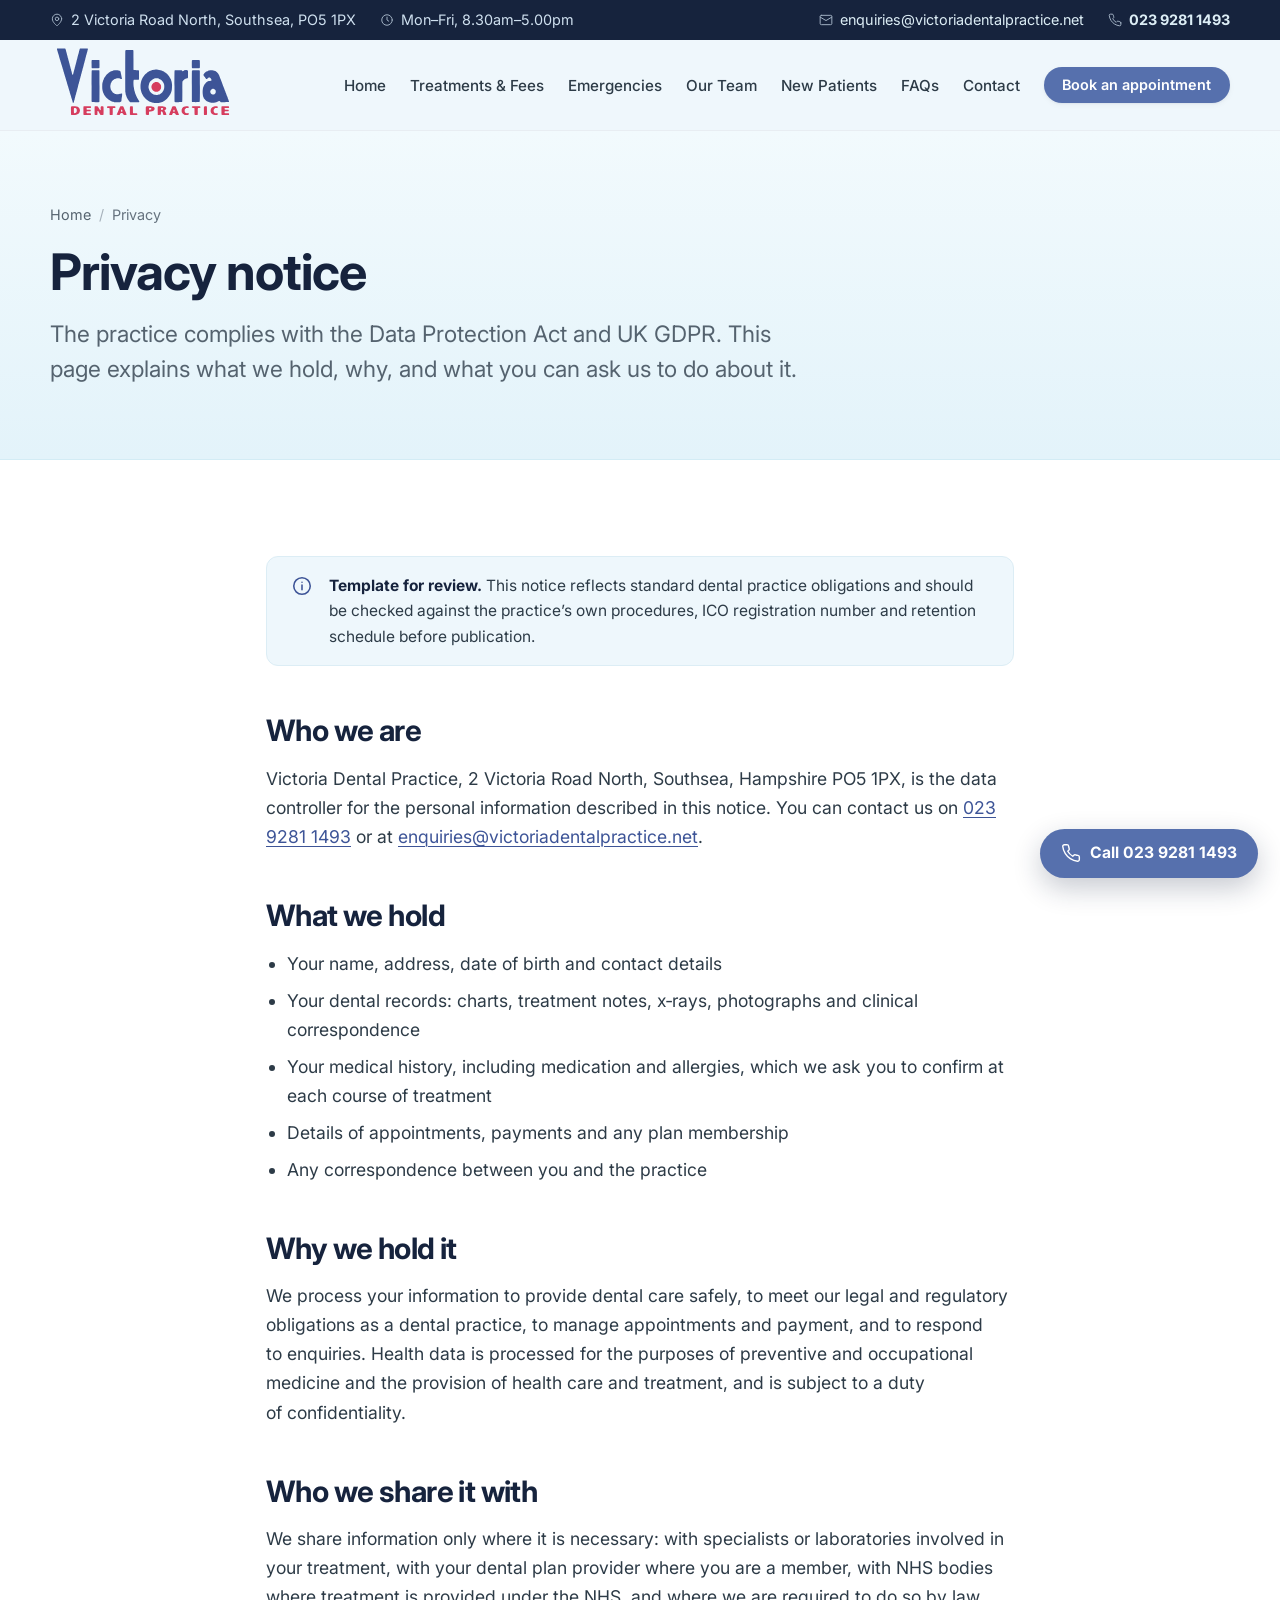
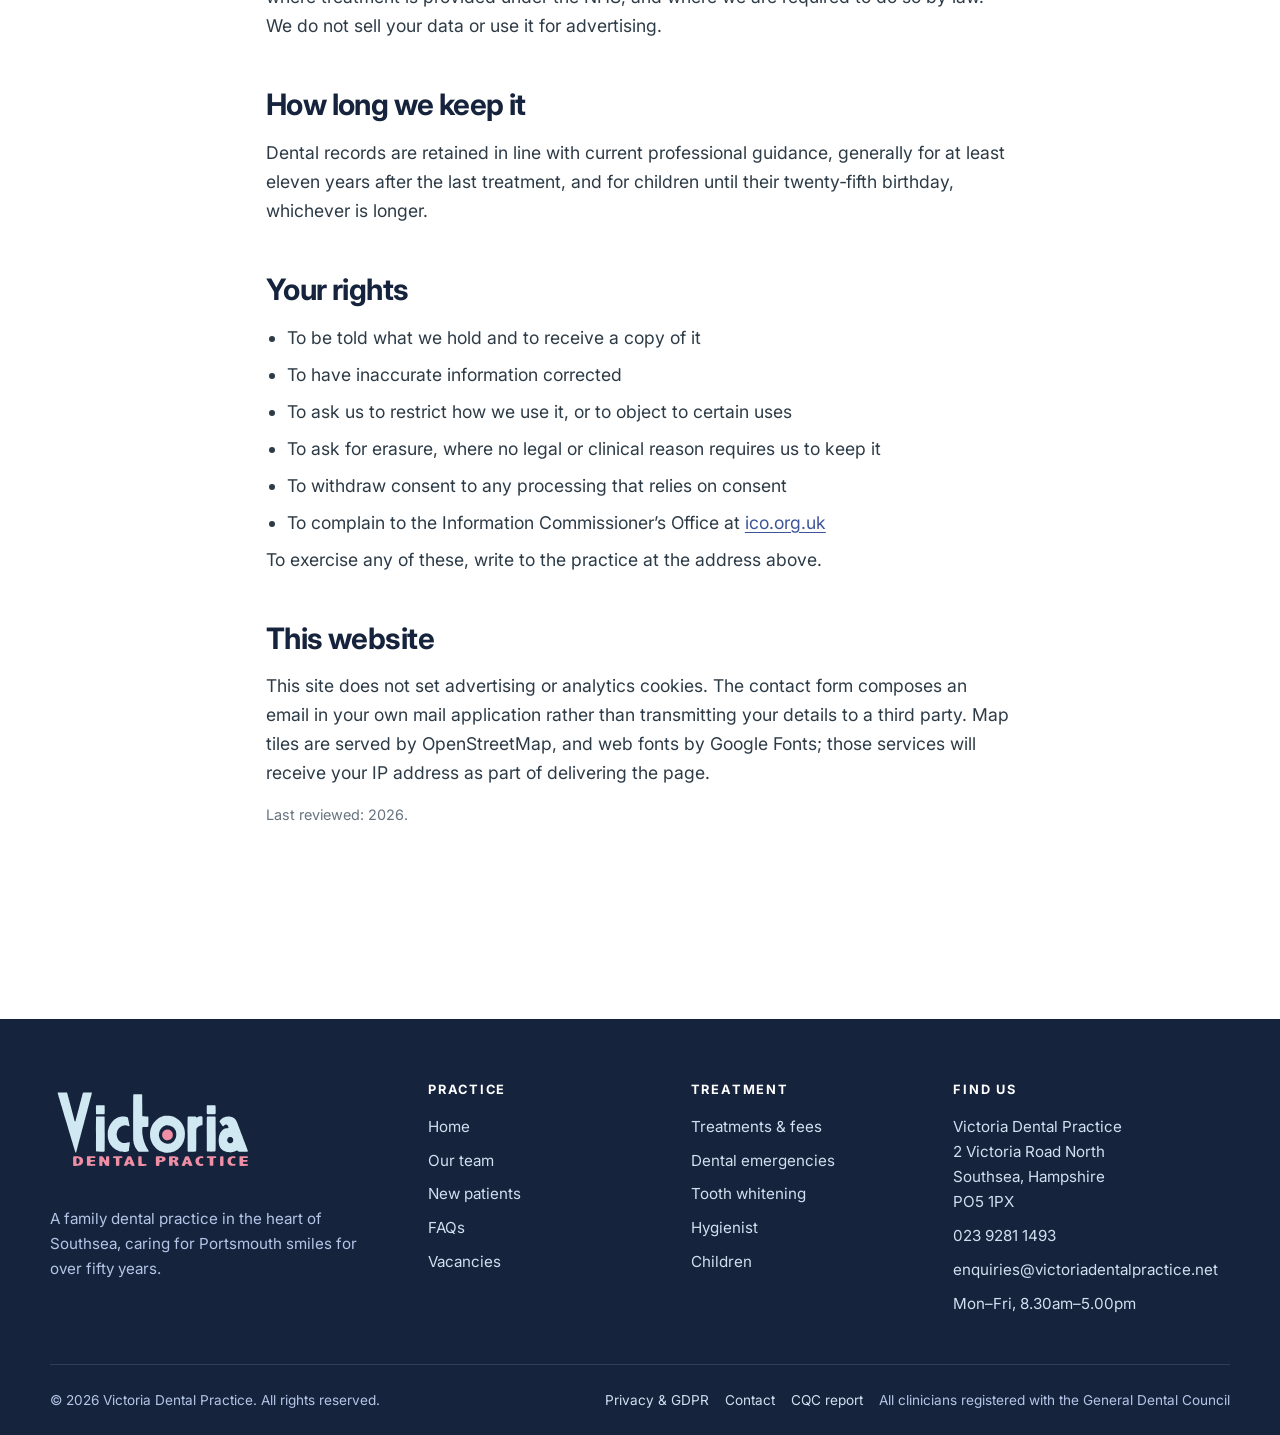
<file: privacy.html>
<!DOCTYPE html>
<html lang="en-GB">
<head>
<meta charset="utf-8">
<meta name="viewport" content="width=device-width, initial-scale=1">
<title>Privacy Notice &amp; GDPR | Victoria Dental Practice, Southsea</title>
<meta name="description" content="How Victoria Dental Practice in Southsea collects, uses and protects your personal and dental health information under UK GDPR.">
<link rel="canonical" href="https://www.victoriadentalpractice.net/privacy.html">
<meta name="theme-color" content="#1f3057">
<meta name="robots" content="index, follow, max-image-preview:large">

<meta property="og:type" content="website">
<meta property="og:site_name" content="Victoria Dental Practice">
<meta property="og:title" content="Privacy Notice &amp; GDPR | Victoria Dental Practice, Southsea">
<meta property="og:description" content="How Victoria Dental Practice in Southsea collects, uses and protects your personal and dental health information under UK GDPR.">
<meta property="og:url" content="https://www.victoriadentalpractice.net/privacy.html">
<meta property="og:locale" content="en_GB">
<meta property="og:image" content="https://www.victoriadentalpractice.net/og-image.png">
<meta name="twitter:card" content="summary_large_image">

<link rel="icon" href="favicon.svg" type="image/svg+xml">
<link rel="apple-touch-icon" href="favicon.svg">

<link rel="preconnect" href="https://fonts.googleapis.com">
<link rel="preconnect" href="https://fonts.gstatic.com" crossorigin>
<link rel="stylesheet" href="https://fonts.googleapis.com/css2?family=Inter:wght@400;500;600;700;800&display=swap">
<link rel="stylesheet" href="style.css?v=20260814d">
<noscript><style>.reveal{opacity:1 !important;transform:none !important;}</style></noscript>
<script type="application/ld+json">{"@context":"https://schema.org","@type":"BreadcrumbList","itemListElement":[{"@type":"ListItem","position":1,"name":"Home"},{"@type":"ListItem","position":2,"name":"Privacy","item":"https://www.victoriadentalpractice.net/privacy.html"}]}</script>
</head>
<body>
<a class="skip-link" href="#main">Skip to main content</a>

<div class="topbar">
  <div class="wrap topbar__inner">
    <ul class="topbar__list">
      <li class="topbar__item"><svg class="" width="24" height="24" viewBox="0 0 24 24" fill="none" stroke="currentColor" stroke-width="1.7" stroke-linecap="round" stroke-linejoin="round" aria-hidden="true"><path d="M20 10c0 6-8 12-8 12s-8-6-8-12a8 8 0 0 1 16 0z"/><circle cx="12" cy="10" r="3"/></svg><span>2 Victoria Road North, Southsea, PO5 1PX</span></li>
      <li class="topbar__item"><svg class="" width="24" height="24" viewBox="0 0 24 24" fill="none" stroke="currentColor" stroke-width="1.7" stroke-linecap="round" stroke-linejoin="round" aria-hidden="true"><circle cx="12" cy="12" r="9"/><path d="M12 7v5l3 2"/></svg><span>Mon&ndash;Fri, 8.30am&ndash;5.00pm</span></li>
    </ul>
    <ul class="topbar__list">
      <li class="topbar__item"><svg class="" width="24" height="24" viewBox="0 0 24 24" fill="none" stroke="currentColor" stroke-width="1.7" stroke-linecap="round" stroke-linejoin="round" aria-hidden="true"><rect x="2" y="4" width="20" height="16" rx="2"/><path d="m22 7-10 6L2 7"/></svg><a href="mailto:enquiries@victoriadentalpractice.net">enquiries@victoriadentalpractice.net</a></li>
      <li class="topbar__item"><svg class="" width="24" height="24" viewBox="0 0 24 24" fill="none" stroke="currentColor" stroke-width="1.7" stroke-linecap="round" stroke-linejoin="round" aria-hidden="true"><path d="M22 16.92v3a2 2 0 0 1-2.18 2 19.79 19.79 0 0 1-8.63-3.07 19.5 19.5 0 0 1-6-6 19.79 19.79 0 0 1-3.07-8.67A2 2 0 0 1 4.11 2h3a2 2 0 0 1 2 1.72c.13.96.36 1.9.7 2.81a2 2 0 0 1-.45 2.11L8.09 9.91a16 16 0 0 0 6 6l1.27-1.27a2 2 0 0 1 2.11-.45c.9.34 1.85.57 2.81.7A2 2 0 0 1 22 16.92z"/></svg><a href="tel:+442392811493"><strong>023 9281 1493</strong></a></li>
    </ul>
  </div>
</div>

<header class="site-header">
  <div class="wrap site-header__inner">
    <a class="brand" href="index.html">
      <svg class="brand__logo" width="190" height="90" xmlns="http://www.w3.org/2000/svg" viewBox="0 0 2140.000000 1016.000000" role="img" aria-label="Victoria Dental Practice">
  <g transform="translate(0.000000,1016.000000) scale(0.100000,-0.100000)" fill="var(--logo-word, #cfe8f1)"><path d="M775 9187 c-15 -12 -17 -22 -11 -76 4 -34 20 -95 36 -134 16 -40 31
-90 35 -112 10 -59 31 -128 49 -163 9 -18 23 -64 30 -105 8 -40 26 -101 39
-135 14 -33 32 -94 41 -134 9 -40 30 -111 46 -158 16 -47 34 -112 40 -145 7
-33 22 -83 36 -111 13 -28 32 -91 43 -140 11 -49 31 -116 45 -149 13 -33 27
-82 31 -110 4 -27 21 -83 37 -124 16 -41 36 -109 45 -150 8 -42 26 -101 38
-132 13 -30 35 -102 50 -160 14 -57 32 -116 41 -131 8 -15 21 -62 30 -104 8
-43 25 -102 38 -133 14 -31 34 -100 45 -154 12 -54 30 -115 40 -135 10 -20 29
-77 41 -127 12 -49 33 -117 45 -150 13 -33 28 -87 35 -120 6 -33 21 -82 32
-110 11 -27 31 -93 43 -145 13 -52 32 -116 44 -141 11 -26 27 -80 35 -120 8
-41 28 -108 44 -149 17 -41 36 -104 42 -140 6 -35 23 -92 36 -125 14 -33 34
-100 46 -150 11 -49 28 -106 38 -125 10 -19 25 -73 35 -120 9 -47 30 -114 45
-150 15 -36 35 -101 44 -145 9 -44 28 -107 41 -141 14 -34 30 -86 35 -115 6
-30 24 -90 40 -134 15 -44 37 -116 48 -160 10 -44 28 -102 40 -130 11 -27 25
-75 30 -106 6 -32 24 -91 40 -132 17 -41 33 -96 37 -123 4 -27 13 -72 21 -100
11 -41 20 -54 44 -64 16 -7 36 -10 44 -7 24 9 45 60 57 139 6 40 24 106 40
147 16 41 34 108 40 150 6 42 23 115 39 162 17 47 36 121 45 164 8 44 26 109
40 145 13 36 31 106 39 157 8 50 24 109 34 130 11 21 27 79 36 128 10 50 30
126 46 170 15 44 34 112 41 150 6 39 25 110 41 158 16 49 35 128 44 175 8 48
25 112 38 142 14 30 30 84 36 120 6 36 26 115 44 175 19 61 39 139 46 175 6
36 22 92 34 125 13 33 29 92 36 130 7 39 25 107 41 153 16 46 34 115 40 155 6
40 22 99 35 132 13 33 31 101 40 150 8 50 26 117 38 150 23 60 36 109 56 220
6 33 20 83 31 110 11 28 31 95 44 150 13 55 33 127 44 160 11 33 28 102 37
154 9 52 25 112 35 135 10 23 27 86 38 142 12 56 32 130 45 165 13 35 29 98
36 139 7 41 26 113 42 159 16 46 36 122 43 170 8 48 26 113 39 144 14 30 30
86 36 124 6 37 22 97 35 133 13 36 31 101 40 145 8 44 27 116 41 161 14 45 24
90 22 100 -8 42 -31 44 -470 42 -483 -3 -449 4 -473 -109 -7 -35 -26 -103 -43
-150 -16 -47 -33 -114 -37 -150 -4 -35 -16 -86 -27 -114 -10 -27 -34 -113 -53
-190 -18 -77 -42 -165 -53 -195 -10 -30 -23 -82 -27 -115 -4 -33 -18 -87 -30
-120 -13 -33 -33 -107 -45 -165 -12 -58 -32 -136 -45 -175 -13 -38 -31 -108
-39 -155 -8 -47 -26 -116 -40 -153 -14 -38 -31 -99 -37 -135 -6 -37 -24 -103
-39 -148 -15 -44 -31 -100 -34 -125 -12 -76 -27 -142 -42 -183 -8 -21 -28 -93
-44 -160 -16 -67 -36 -138 -45 -160 -9 -21 -23 -79 -31 -128 -18 -111 -37
-160 -59 -152 -8 4 -31 34 -49 68 -25 45 -39 87 -51 160 -9 54 -30 134 -46
178 -16 44 -29 91 -29 106 0 35 -32 152 -58 217 -11 28 -25 86 -32 130 -7 44
-24 111 -40 150 -15 38 -33 105 -39 148 -7 44 -25 116 -41 160 -15 45 -35 120
-45 166 -9 47 -23 98 -32 115 -9 17 -26 81 -38 142 -13 61 -28 121 -34 131
-13 25 -47 154 -55 213 -4 24 -18 76 -31 115 -13 38 -33 117 -45 174 -12 57
-28 117 -36 133 -8 15 -19 47 -23 71 -31 148 -45 206 -61 237 -10 19 -21 55
-25 79 -4 25 -17 54 -31 68 -23 23 -23 23 -467 23 -355 0 -447 -3 -462 -13z
M8523 9001 c-21 -13 -36 -33 -43 -58 -16 -56 -9 -4644 7 -4693 7 -19 19 -89
27 -156 11 -92 22 -136 45 -185 16 -35 38 -91 49 -124 27 -84 82 -202 120
-260 18 -27 32 -53 32 -58 0 -5 17 -31 38 -57 20 -26 45 -61 54 -77 34 -54
103 -133 143 -160 40 -28 40 -28 538 -28 538 0 508 -3 523 52 10 36 -3 67 -51
125 -25 30 -45 60 -45 65 0 6 -15 33 -34 60 -19 27 -45 72 -59 99 -14 28 -33
56 -41 63 -9 8 -16 21 -16 30 0 10 -16 44 -36 77 -20 32 -43 82 -51 109 -8 28
-28 75 -43 105 -16 30 -33 74 -39 96 -6 23 -24 70 -40 105 -15 35 -36 105 -46
154 -10 50 -26 106 -35 125 -17 34 -24 69 -55 250 -7 47 -20 121 -29 166 -36
195 -48 722 -18 796 6 15 20 31 30 37 11 6 126 12 269 14 278 4 295 7 307 68
11 56 7 913 -5 947 -21 60 -32 62 -309 62 -150 0 -259 4 -270 10 -11 6 -24 27
-30 48 -6 24 -10 392 -10 1087 0 980 -1 1052 -18 1085 -17 35 -17 35 -422 38
-387 2 -406 1 -437 -17z M4690 7868 c-19 -31 -20 -52 -20 -429 0 -403 4 -450
38 -465 9 -3 197 -6 417 -5 379 2 401 3 419 21 19 19 20 36 20 432 0 421 -2
446 -38 470 -6 4 -192 8 -414 8 -402 0 -402 0 -422 -32z M16033 7881 c-17 -11
-34 -30 -38 -42 -13 -39 -9 -781 3 -811 6 -15 23 -35 39 -45 25 -17 58 -18
408 -18 437 0 424 -2 444 82 8 33 11 164 9 415 -3 368 -3 368 -36 400 -32 33
-32 33 -415 36 -364 2 -384 1 -414 -17z M11780 6810 c-131 -9 -233 -26 -270
-45 -14 -7 -65 -25 -113 -39 -48 -14 -100 -34 -115 -44 -15 -11 -43 -25 -63
-31 -21 -7 -61 -29 -90 -50 -30 -21 -64 -41 -76 -45 -13 -4 -29 -13 -35 -20
-7 -6 -35 -27 -61 -45 -71 -49 -334 -316 -364 -370 -7 -13 -24 -37 -38 -55
-56 -68 -99 -132 -117 -174 -11 -25 -33 -65 -48 -89 -16 -25 -32 -59 -36 -77
-3 -17 -19 -56 -34 -86 -42 -84 -109 -367 -121 -512 -12 -132 -5 -431 12 -538
6 -36 21 -98 35 -138 13 -40 24 -80 24 -90 0 -36 31 -135 51 -163 11 -16 26
-50 34 -76 8 -26 28 -70 46 -97 17 -27 34 -59 39 -71 8 -22 103 -165 135 -204
47 -57 190 -217 204 -229 9 -7 32 -26 51 -43 139 -121 345 -255 444 -289 28
-9 70 -27 91 -38 22 -11 89 -32 149 -46 60 -15 114 -30 120 -35 19 -16 226
-30 406 -27 156 3 189 7 305 35 181 44 233 59 285 85 25 13 63 29 85 36 22 7
58 25 80 40 22 15 55 35 74 45 19 9 44 26 55 37 12 11 35 27 51 35 29 15 114
87 207 175 50 48 181 202 233 276 19 26 47 72 64 102 16 30 41 70 55 89 14 19
26 40 26 47 0 6 14 38 32 70 54 103 114 305 138 470 24 167 35 481 20 579 -5
33 -17 114 -26 180 -10 74 -25 140 -39 172 -13 29 -33 87 -45 129 -11 42 -29
89 -39 103 -10 14 -27 47 -38 72 -11 25 -34 65 -52 89 -17 24 -31 49 -31 56 0
6 -16 31 -36 55 -19 23 -44 59 -54 78 -17 33 -48 69 -198 226 -29 30 -66 62
-83 70 -16 9 -29 19 -29 24 0 14 -301 221 -323 221 -5 0 -37 14 -71 31 -142
73 -344 125 -533 139 -151 11 -201 11 -373 0z m293 -980 c83 -6 130 -15 155
-28 20 -10 60 -27 89 -36 29 -10 68 -28 88 -42 20 -13 53 -33 73 -43 53 -28
191 -159 233 -222 135 -204 163 -296 164 -539 0 -201 -24 -311 -97 -455 -28
-55 -61 -111 -73 -125 -12 -14 -27 -33 -32 -43 -20 -38 -189 -200 -223 -215
-19 -8 -53 -27 -75 -42 -40 -29 -148 -58 -301 -82 -65 -11 -86 -9 -225 17
-132 25 -166 36 -239 74 -47 24 -102 59 -123 77 -20 19 -41 34 -46 34 -10 0
-116 105 -157 156 -52 66 -113 190 -134 271 -11 43 -26 103 -35 133 -24 86
-20 236 9 344 14 50 32 120 41 155 9 35 24 76 34 90 10 14 26 48 36 74 10 26
26 53 35 60 9 7 27 28 40 47 40 57 160 168 239 221 41 27 78 49 83 49 5 0 40
13 78 30 109 48 174 55 363 40z M15275 6763 c-63 -15 -188 -54 -208 -64 -12
-7 -37 -25 -56 -41 -18 -16 -40 -27 -48 -24 -8 3 -18 6 -22 6 -3 0 -15 15 -25
34 -10 18 -30 39 -44 46 -19 9 -138 14 -413 18 -385 5 -385 5 -407 -23 -22
-28 -22 -28 -22 -1760 0 -1199 3 -1741 11 -1763 18 -53 33 -55 431 -50 405 4
414 6 435 68 9 26 12 314 12 1151 1 1116 1 1116 44 1170 44 58 124 137 179
180 64 49 220 118 303 134 43 8 86 22 95 30 13 14 15 71 18 414 3 399 3 399
-23 429 -20 24 -38 32 -88 41 -64 11 -135 13 -172 4z M18130 6744 c-171 -20
-211 -27 -255 -41 -27 -9 -59 -22 -70 -29 -11 -7 -49 -22 -83 -33 -35 -11 -79
-33 -97 -48 -18 -16 -66 -53 -105 -83 -40 -30 -81 -66 -92 -80 -11 -14 -40
-47 -65 -73 -44 -46 -72 -101 -72 -142 -1 -11 15 -42 34 -70 20 -27 51 -74 70
-102 19 -29 38 -53 43 -53 5 0 19 -19 32 -42 13 -24 41 -65 62 -91 21 -27 38
-53 38 -58 0 -16 64 -49 96 -49 20 0 39 9 55 26 13 14 57 51 98 82 66 50 80
56 131 60 43 3 66 -1 97 -17 75 -38 163 -183 163 -268 0 -36 -28 -82 -53 -87
-12 -3 -65 -7 -117 -10 -136 -7 -184 -19 -282 -69 -102 -52 -154 -93 -226
-179 -98 -116 -122 -149 -142 -196 -12 -25 -27 -53 -34 -62 -7 -8 -24 -46 -36
-85 -13 -38 -29 -79 -37 -91 -36 -57 -79 -378 -77 -594 0 -58 10 -181 21 -273
18 -136 28 -181 52 -235 17 -37 35 -86 41 -109 6 -23 15 -45 20 -48 6 -4 28
-33 50 -65 52 -77 189 -213 248 -247 26 -14 54 -32 62 -39 8 -6 40 -22 70 -34
30 -12 84 -35 120 -51 38 -17 116 -37 185 -50 277 -48 308 -48 550 -4 97 17
158 34 200 55 33 16 76 36 95 44 19 8 54 29 77 47 36 27 46 31 79 24 24 -4 50
-19 69 -39 16 -17 55 -46 86 -64 56 -31 56 -31 468 -30 228 1 424 3 438 6 25
5 53 47 53 82 0 11 -13 44 -29 73 -16 28 -32 70 -36 92 -4 22 -22 72 -41 111
-19 39 -38 92 -43 117 -4 25 -19 65 -33 89 -14 23 -35 76 -47 115 -12 40 -30
87 -41 105 -10 18 -27 65 -38 103 -11 39 -29 86 -40 105 -11 19 -32 73 -46
120 -14 47 -33 95 -42 108 -8 12 -24 54 -35 93 -11 39 -30 92 -43 117 -13 26
-27 63 -31 82 -4 19 -22 67 -40 105 -19 39 -39 93 -46 120 -6 28 -21 68 -32
90 -20 38 -57 138 -116 310 -16 44 -39 103 -53 130 -14 28 -31 75 -38 105 -7
30 -24 77 -37 104 -14 27 -32 72 -40 100 -8 28 -27 73 -41 101 -13 27 -33 77
-42 110 -10 33 -29 85 -43 115 -14 30 -30 74 -37 97 -6 24 -23 64 -39 90 -16
27 -41 68 -55 93 -59 98 -169 230 -192 230 -5 0 -25 13 -45 29 -20 16 -79 50
-133 76 -75 35 -119 49 -194 60 -109 17 -239 25 -292 19z m347 -2110 c26 -9
76 -38 109 -65 46 -36 67 -62 84 -101 20 -47 22 -61 15 -153 -4 -55 -13 -113
-19 -130 -46 -109 -203 -196 -320 -179 -136 21 -259 150 -273 288 -5 48 -1 69
32 156 21 55 41 100 44 100 4 0 26 16 50 36 23 20 61 42 84 50 58 18 137 17
194 -2z M4696 6719 c-21 -17 -21 -17 -24 -1746 -2 -1215 0 -1739 8 -1765 6
-21 21 -43 33 -50 17 -10 115 -13 408 -13 367 0 388 1 408 19 12 11 25 35 30
55 5 20 8 787 7 1754 -1 1719 -1 1719 -30 1743 -29 25 -29 25 -423 23 -358 -2
-397 -4 -417 -20z M7400 6734 c-218 -18 -279 -27 -330 -50 -30 -13 -76 -28
-103 -34 -56 -12 -213 -89 -278 -136 -26 -19 -50 -34 -54 -34 -4 0 -24 -15
-44 -32 -20 -18 -57 -49 -81 -68 -78 -61 -194 -188 -239 -262 -12 -21 -28 -41
-36 -45 -7 -5 -24 -30 -38 -58 -14 -27 -34 -59 -44 -70 -25 -27 -97 -160 -113
-210 -7 -22 -25 -65 -41 -95 -15 -30 -35 -91 -44 -135 -10 -44 -26 -100 -35
-125 -29 -70 -40 -165 -47 -378 -7 -224 7 -422 37 -534 11 -40 29 -106 40
-147 10 -41 33 -108 51 -150 17 -42 39 -94 47 -116 9 -22 21 -47 28 -55 6 -8
21 -34 33 -58 21 -41 74 -119 139 -202 65 -84 243 -248 362 -334 120 -86 356
-200 449 -216 35 -6 87 -20 115 -30 76 -28 188 -40 376 -40 192 0 307 13 362
41 20 10 44 19 52 19 8 0 28 11 44 24 28 25 29 26 41 198 7 95 21 210 31 254
11 45 26 150 34 233 13 138 11 199 -8 230 -11 17 -45 13 -80 -8 -17 -10 -65
-24 -106 -31 -41 -7 -90 -18 -107 -26 -18 -7 -77 -18 -131 -24 -108 -13 -156
-7 -316 35 -68 19 -108 37 -170 79 -91 61 -131 92 -159 121 -28 31 -102 135
-126 180 -12 22 -31 54 -42 71 -10 17 -28 71 -39 120 -11 49 -28 121 -36 159
-20 88 -13 203 22 332 13 51 24 101 24 110 0 10 12 38 25 63 14 25 35 65 46
90 19 40 103 154 142 191 40 39 86 78 113 95 16 10 45 30 64 45 19 15 46 30
60 34 14 4 52 20 86 36 43 20 89 31 165 39 148 17 273 2 374 -44 28 -13 77
-27 107 -31 50 -6 57 -5 67 13 16 30 13 65 -10 123 -11 29 -29 118 -40 198
-11 80 -31 184 -45 231 -13 47 -30 128 -36 180 -11 85 -15 98 -45 131 -47 52
-107 78 -205 90 -99 12 -245 18 -308 13z M16043 6725 c-17 -7 -36 -23 -43 -34
-8 -16 -11 -486 -10 -1743 0 -1637 1 -1723 18 -1752 10 -18 32 -36 52 -43 46
-16 712 -15 761 1 23 8 41 24 56 51 23 40 23 40 22 1740 -1 935 -4 1711 -8
1724 -3 13 -18 33 -33 44 -25 19 -46 20 -405 22 -296 2 -386 0 -410 -10z"/></g>
  <g transform="translate(0.000000,1016.000000) scale(0.100000,-0.100000)" fill="var(--logo-sub, #738bc4)"><path d="M11893 5410 c-24 -5 -57 -16 -75 -24 -18 -9 -53 -22 -77 -31 -57 -20
-133 -78 -193 -149 -36 -40 -57 -79 -84 -153 -31 -86 -36 -109 -36 -191 0 -79
5 -106 34 -188 28 -82 43 -108 98 -172 62 -71 99 -99 210 -154 38 -19 65 -23
177 -26 74 -2 154 1 183 7 68 15 194 92 249 153 48 53 66 81 109 168 26 53 27
61 27 215 0 160 0 160 -48 247 -36 65 -67 104 -118 151 -78 71 -81 73 -193
117 -86 33 -191 45 -263 30z M15305 2683 c-57 -13 -194 -57 -220 -71 -71 -36
-136 -95 -179 -161 -55 -86 -65 -122 -69 -242 -3 -146 7 -198 58 -274 40 -61
139 -165 158 -165 4 0 42 -17 85 -37 77 -38 77 -38 232 -41 186 -4 226 5 252
58 25 49 24 122 -2 145 -12 11 -28 15 -42 12 -13 -3 -43 -11 -68 -17 -53 -13
-118 -6 -180 21 -61 27 -77 44 -118 124 -32 64 -35 77 -34 150 1 68 6 90 32
147 23 50 45 78 82 107 59 48 102 56 233 47 87 -7 94 -6 104 13 6 11 11 40 11
64 0 66 -25 92 -110 111 -65 15 -180 20 -225 9z M18575 2683 c-107 -25 -218
-69 -276 -109 -90 -61 -157 -159 -175 -253 -30 -150 -9 -320 48 -398 61 -83
120 -132 218 -181 95 -47 95 -47 265 -47 188 0 226 8 243 53 18 46 22 79 16
111 -10 47 -31 53 -114 35 -60 -14 -81 -15 -124 -5 -101 23 -128 42 -176 122
-42 70 -45 79 -48 162 -4 84 -2 91 29 154 20 38 54 83 82 109 57 51 96 60 232
50 111 -8 120 -1 120 81 0 45 -4 58 -23 74 -39 31 -118 49 -211 48 -47 -1 -95
-3 -106 -6z M2386 2663 c-45 -24 -47 -42 -44 -500 3 -399 4 -434 21 -450 15
-15 40 -18 175 -21 86 -2 204 1 262 7 192 20 394 106 443 189 10 17 22 32 26
32 15 0 41 62 65 157 14 56 26 112 26 125 0 13 -13 73 -28 134 -25 97 -34 118
-70 159 -22 25 -65 64 -95 85 -45 32 -72 42 -153 59 -136 27 -219 34 -427 35
-122 1 -185 -3 -201 -11z m469 -192 c41 -19 125 -112 137 -154 10 -35 9 -199
-2 -237 -16 -57 -98 -150 -150 -171 -51 -20 -102 -24 -130 -9 -34 18 -40 65
-39 289 1 119 4 229 8 246 3 17 16 35 31 42 36 18 98 16 145 -6z M3819 2669
c-17 -4 -40 -16 -52 -27 -19 -20 -20 -32 -18 -462 1 -243 4 -447 7 -455 3 -8
28 -18 55 -24 64 -14 718 -15 754 -1 14 5 30 22 36 37 13 36 3 95 -22 122 -19
20 -29 21 -220 21 -201 0 -201 0 -230 29 -26 26 -29 36 -29 89 0 50 4 66 26
91 26 31 26 31 187 31 175 0 234 9 254 36 17 24 16 84 -3 109 -14 19 -30 20
-215 25 -201 5 -201 5 -225 33 -33 39 -34 114 -1 145 22 21 32 22 231 22 207
0 207 0 233 26 23 23 25 31 19 72 -12 88 4 85 -400 86 -195 1 -369 -2 -387 -5z
M5082 2670 c-74 -11 -71 9 -72 -492 0 -381 2 -449 15 -461 17 -17 163 -33 226
-24 22 3 49 13 60 23 18 16 19 32 19 215 0 167 2 200 16 213 18 18 22 16 81
-31 29 -23 46 -47 58 -82 8 -27 29 -66 45 -87 16 -22 30 -44 30 -49 0 -17 39
-85 80 -140 39 -53 39 -53 125 -60 99 -8 216 1 241 19 15 11 17 53 19 447 1
253 -2 446 -8 462 -5 15 -17 32 -27 37 -28 15 -201 23 -232 11 -16 -6 -37 -25
-47 -42 -17 -28 -18 -46 -14 -192 4 -132 2 -166 -9 -181 -31 -40 -106 7 -134
82 -10 26 -28 61 -40 77 -13 17 -32 51 -43 77 -24 56 -93 153 -119 166 -21 12
-213 20 -270 12z M6460 2664 c-35 -15 -60 -51 -60 -85 0 -69 23 -81 164 -89
158 -8 146 25 146 -401 0 -407 -7 -382 105 -394 65 -7 178 -1 211 12 8 3 20
17 25 30 5 13 9 177 9 364 0 340 0 340 25 364 22 23 32 25 107 25 138 0 178
20 178 89 0 44 -9 60 -43 78 -26 13 -88 15 -435 17 -285 1 -413 -2 -432 -10z
M7960 2671 c-20 -4 -41 -10 -47 -14 -18 -12 -90 -149 -103 -197 -6 -25 -25
-68 -40 -97 -16 -28 -35 -73 -41 -100 -6 -26 -24 -70 -39 -98 -15 -27 -35 -77
-44 -110 -10 -33 -27 -75 -38 -93 -19 -31 -72 -168 -85 -219 -9 -37 28 -48
167 -48 74 1 133 5 146 12 13 8 26 33 37 73 20 72 50 103 110 119 42 10 148 8
186 -4 23 -7 75 -79 101 -139 13 -30 28 -50 45 -56 15 -6 72 -10 128 -10 99 0
171 12 182 30 7 12 -48 176 -78 230 -14 25 -28 61 -32 80 -4 19 -20 60 -36 90
-16 30 -38 82 -49 114 -11 33 -29 75 -40 93 -10 18 -26 54 -34 80 -11 40 -63
159 -95 223 -15 30 -65 43 -166 46 -55 2 -116 0 -135 -5z m144 -383 c8 -13 22
-56 31 -96 15 -66 15 -75 1 -97 -19 -29 -48 -39 -92 -30 -41 7 -74 37 -74 66
0 11 14 48 31 82 49 99 75 118 103 75z M9035 2667 c-38 -21 -41 -58 -40 -505
2 -392 3 -435 19 -450 15 -15 53 -17 349 -20 183 -2 356 -1 384 3 65 8 92 29
100 77 5 33 2 41 -30 73 -35 35 -35 35 -211 35 -185 0 -210 5 -249 48 -16 18
-18 49 -20 355 -2 337 -2 337 -29 363 -25 25 -31 27 -141 28 -64 2 -123 -2
-132 -7z M10861 2667 c-16 -4 -39 -19 -50 -33 -20 -26 -21 -38 -21 -450 0
-237 4 -433 9 -447 14 -37 88 -51 215 -43 140 9 136 3 136 193 0 147 1 155 23
177 21 21 35 23 153 28 122 5 135 8 237 48 96 38 112 48 151 94 24 28 48 60
53 71 19 37 24 96 13 149 -9 43 -20 61 -63 104 -61 60 -99 75 -245 98 -115 17
-556 26 -611 11z m530 -203 c27 -27 38 -106 18 -131 -35 -42 -163 -76 -214
-57 -25 10 -45 58 -45 109 0 88 25 106 142 102 64 -2 81 -6 99 -23z M12224
2672 c-10 -1 -29 -5 -42 -8 -47 -10 -49 -37 -47 -494 1 -234 5 -433 9 -443 5
-9 20 -20 35 -24 43 -12 264 -9 287 5 29 15 34 50 34 213 0 137 0 138 26 158
28 22 54 21 106 -6 33 -16 51 -49 68 -123 7 -30 26 -96 42 -146 23 -72 35 -94
54 -103 30 -13 213 -14 268 -2 59 14 63 22 39 93 -12 35 -27 86 -33 113 -15
66 -58 138 -119 203 -71 73 -67 109 16 141 17 7 50 31 72 53 80 81 78 201 -4
277 -50 46 -76 55 -250 82 -107 17 -167 20 -336 17 -113 -2 -214 -4 -225 -6z
m465 -193 c18 -6 38 -24 46 -40 16 -30 19 -77 7 -95 -11 -17 -103 -71 -134
-78 -65 -15 -108 35 -108 128 0 47 4 57 26 75 30 24 109 29 163 10z M13853
2673 c-24 -5 -80 -67 -106 -118 -8 -16 -18 -46 -22 -65 -4 -19 -20 -57 -35
-85 -16 -27 -35 -73 -43 -101 -8 -28 -26 -73 -40 -100 -14 -27 -32 -71 -40
-99 -8 -27 -29 -76 -46 -109 -17 -32 -31 -65 -31 -74 0 -9 -16 -49 -36 -89
-45 -91 -43 -123 6 -136 19 -5 84 -7 143 -5 131 5 153 18 180 99 9 29 27 64
40 76 29 29 114 46 194 37 73 -7 94 -23 119 -91 41 -112 73 -127 252 -121 138
4 147 10 128 91 -7 29 -27 79 -44 112 -17 33 -36 80 -42 105 -6 25 -22 61 -35
81 -13 20 -31 63 -40 95 -10 33 -28 78 -42 102 -13 24 -31 66 -40 95 -8 29
-27 75 -43 102 -15 28 -31 66 -35 85 -18 89 -58 111 -209 114 -61 2 -121 1
-133 -1z m171 -411 c18 -35 31 -122 22 -155 -3 -15 -18 -30 -36 -37 -33 -14
-93 -8 -116 11 -29 24 -9 145 32 190 10 11 30 19 50 19 27 0 37 -6 48 -28z
M16062 2668 c-58 -15 -90 -86 -62 -138 14 -26 70 -40 163 -40 69 0 81 -3 102
-25 25 -24 25 -24 25 -373 0 -329 1 -351 19 -373 19 -23 24 -24 158 -24 90 0
145 4 159 12 12 7 24 27 28 44 3 17 6 182 6 365 0 402 -10 374 130 374 105 0
155 16 170 55 16 41 -1 87 -39 109 -31 18 -57 19 -430 21 -219 0 -411 -3 -429
-7z M17415 2665 c-22 -8 -45 -22 -52 -32 -10 -13 -13 -118 -13 -455 0 -504 -7
-471 96 -484 81 -10 214 3 236 23 17 15 18 44 16 466 -3 450 -3 450 -29 469
-21 16 -46 21 -120 23 -63 2 -107 -1 -134 -10z M19408 2672 c-81 -5 -78 16
-78 -494 0 -381 2 -449 15 -461 22 -23 143 -29 497 -25 348 3 345 3 349 63 5
56 -1 81 -21 103 -20 21 -28 22 -217 22 -187 0 -198 1 -229 22 -54 37 -67 87
-40 151 25 61 46 67 225 67 88 0 170 4 183 9 37 15 68 50 68 77 0 15 -12 38
-29 55 -29 29 -29 29 -196 29 -221 0 -258 16 -258 114 0 31 6 45 27 63 26 22
32 23 234 23 225 0 243 4 256 55 8 31 -9 98 -28 114 -10 8 -116 12 -363 14
-191 1 -369 1 -395 -1z"/></g>
</svg>
    </a>

    <button class="nav-toggle" type="button" aria-expanded="false"
            aria-controls="primary-nav" aria-label="Menu">
      <svg class="icon-open" width="24" height="24" viewBox="0 0 24 24" fill="none" stroke="currentColor" stroke-width="1.7" stroke-linecap="round" stroke-linejoin="round" aria-hidden="true"><path d="M4 7h16M4 12h16M4 17h16"/></svg><svg class="icon-close" width="24" height="24" viewBox="0 0 24 24" fill="none" stroke="currentColor" stroke-width="1.7" stroke-linecap="round" stroke-linejoin="round" aria-hidden="true"><path d="m6 6 12 12M18 6 6 18"/></svg>
    </button>

    <nav class="nav" id="primary-nav" aria-label="Primary">
      <ul class="nav__list">
        <li><a class="nav__link" href="index.html">Home</a></li>
        <li><a class="nav__link" href="treatments.html">Treatments &amp; Fees</a></li>
        <li><a class="nav__link" href="emergencies.html">Emergencies</a></li>
        <li><a class="nav__link" href="team.html">Our Team</a></li>
        <li><a class="nav__link" href="new-patients.html">New Patients</a></li>
        <li><a class="nav__link" href="faqs.html">FAQs</a></li>
        <li><a class="nav__link" href="contact.html">Contact</a></li>
        </ul>
      <a class="btn btn--primary btn--sm" href="book.html">Book an appointment</a>
    </nav>
  </div>
</header>

<main id="main">

<section class="page-head">
  <div class="wrap">
    <nav class="breadcrumb" aria-label="Breadcrumb"><ol><li><a href="index.html">Home</a></li><li>Privacy</li></ol></nav>
    <div class="page-head__inner">
      <h1>Privacy notice</h1>
      <p class="lede">The practice complies with the Data Protection Act and UK GDPR. This page explains what we hold, why, and what you can ask us to do about it.</p>
    </div>
  </div>
</section>


<section class="section">
  <div class="wrap prose">
    <div class="notice mb-6"><svg class="" width="24" height="24" viewBox="0 0 24 24" fill="none" stroke="currentColor" stroke-width="1.7" stroke-linecap="round" stroke-linejoin="round" aria-hidden="true"><circle cx="12" cy="12" r="9"/><path d="M12 11v5"/><path d="M12 8h.01"/></svg>
      <div><strong>Template for review.</strong> This notice reflects standard dental
      practice obligations and should be checked against the practice&rsquo;s own
      procedures, ICO registration number and retention schedule before publication.</div>
    </div>

    <h2>Who we are</h2>
    <p>Victoria Dental Practice, 2 Victoria Road North, Southsea, Hampshire PO5 1PX, is the data controller for the personal
    information described in this notice. You can contact us on
    <a href="tel:+442392811493">023 9281 1493</a> or at
    <a href="mailto:enquiries@victoriadentalpractice.net">enquiries@victoriadentalpractice.net</a>.</p>

    <h2>What we hold</h2>
    <ul>
      <li>Your name, address, date of birth and contact details</li>
      <li>Your dental records: charts, treatment notes, x&#8209;rays, photographs and
      clinical correspondence</li>
      <li>Your medical history, including medication and allergies, which we ask you to
      confirm at each course of treatment</li>
      <li>Details of appointments, payments and any plan membership</li>
      <li>Any correspondence between you and the practice</li>
    </ul>

    <h2>Why we hold it</h2>
    <p>We process your information to provide dental care safely, to meet our legal and
    regulatory obligations as a dental practice, to manage appointments and payment, and
    to respond to enquiries. Health data is processed for the purposes of preventive and
    occupational medicine and the provision of health care and treatment, and is subject
    to a duty of confidentiality.</p>

    <h2>Who we share it with</h2>
    <p>We share information only where it is necessary: with specialists or laboratories
    involved in your treatment, with your dental plan provider where you are a member,
    with NHS bodies where treatment is provided under the NHS, and where we are required
    to do so by law. We do not sell your data or use it for advertising.</p>

    <h2>How long we keep it</h2>
    <p>Dental records are retained in line with current professional guidance,
    generally for at least eleven years after the last treatment, and for children until
    their twenty&#8209;fifth birthday, whichever is longer.</p>

    <h2>Your rights</h2>
    <ul>
      <li>To be told what we hold and to receive a copy of it</li>
      <li>To have inaccurate information corrected</li>
      <li>To ask us to restrict how we use it, or to object to certain uses</li>
      <li>To ask for erasure, where no legal or clinical reason requires us to keep it</li>
      <li>To withdraw consent to any processing that relies on consent</li>
      <li>To complain to the Information Commissioner&rsquo;s Office at
      <a href="https://ico.org.uk/" target="_blank" rel="noopener">ico.org.uk</a></li>
    </ul>
    <p>To exercise any of these, write to the practice at the address above.</p>

    <h2>This website</h2>
    <p>This site does not set advertising or analytics cookies. The contact form composes
    an email in your own mail application rather than transmitting your details to a third
    party. Map tiles are served by OpenStreetMap, and web fonts by Google Fonts; those
    services will receive your IP address as part of delivering the page.</p>

    <p class="mt-6" style="color:var(--ink-400);font-size:.9rem;">Last reviewed:
    <span data-year>2026</span>.</p>
  </div>
</section>


</main>

<footer class="site-footer">
  <div class="wrap">
    <div class="footer-grid">
      <div class="footer__brand">
        <a class="brand" href="index.html">
          <svg class="brand__logo" width="190" height="90" xmlns="http://www.w3.org/2000/svg" viewBox="0 0 2140.000000 1016.000000" role="img" aria-label="Victoria Dental Practice">
  <g transform="translate(0.000000,1016.000000) scale(0.100000,-0.100000)" fill="var(--logo-word, #cfe8f1)"><path d="M775 9187 c-15 -12 -17 -22 -11 -76 4 -34 20 -95 36 -134 16 -40 31
-90 35 -112 10 -59 31 -128 49 -163 9 -18 23 -64 30 -105 8 -40 26 -101 39
-135 14 -33 32 -94 41 -134 9 -40 30 -111 46 -158 16 -47 34 -112 40 -145 7
-33 22 -83 36 -111 13 -28 32 -91 43 -140 11 -49 31 -116 45 -149 13 -33 27
-82 31 -110 4 -27 21 -83 37 -124 16 -41 36 -109 45 -150 8 -42 26 -101 38
-132 13 -30 35 -102 50 -160 14 -57 32 -116 41 -131 8 -15 21 -62 30 -104 8
-43 25 -102 38 -133 14 -31 34 -100 45 -154 12 -54 30 -115 40 -135 10 -20 29
-77 41 -127 12 -49 33 -117 45 -150 13 -33 28 -87 35 -120 6 -33 21 -82 32
-110 11 -27 31 -93 43 -145 13 -52 32 -116 44 -141 11 -26 27 -80 35 -120 8
-41 28 -108 44 -149 17 -41 36 -104 42 -140 6 -35 23 -92 36 -125 14 -33 34
-100 46 -150 11 -49 28 -106 38 -125 10 -19 25 -73 35 -120 9 -47 30 -114 45
-150 15 -36 35 -101 44 -145 9 -44 28 -107 41 -141 14 -34 30 -86 35 -115 6
-30 24 -90 40 -134 15 -44 37 -116 48 -160 10 -44 28 -102 40 -130 11 -27 25
-75 30 -106 6 -32 24 -91 40 -132 17 -41 33 -96 37 -123 4 -27 13 -72 21 -100
11 -41 20 -54 44 -64 16 -7 36 -10 44 -7 24 9 45 60 57 139 6 40 24 106 40
147 16 41 34 108 40 150 6 42 23 115 39 162 17 47 36 121 45 164 8 44 26 109
40 145 13 36 31 106 39 157 8 50 24 109 34 130 11 21 27 79 36 128 10 50 30
126 46 170 15 44 34 112 41 150 6 39 25 110 41 158 16 49 35 128 44 175 8 48
25 112 38 142 14 30 30 84 36 120 6 36 26 115 44 175 19 61 39 139 46 175 6
36 22 92 34 125 13 33 29 92 36 130 7 39 25 107 41 153 16 46 34 115 40 155 6
40 22 99 35 132 13 33 31 101 40 150 8 50 26 117 38 150 23 60 36 109 56 220
6 33 20 83 31 110 11 28 31 95 44 150 13 55 33 127 44 160 11 33 28 102 37
154 9 52 25 112 35 135 10 23 27 86 38 142 12 56 32 130 45 165 13 35 29 98
36 139 7 41 26 113 42 159 16 46 36 122 43 170 8 48 26 113 39 144 14 30 30
86 36 124 6 37 22 97 35 133 13 36 31 101 40 145 8 44 27 116 41 161 14 45 24
90 22 100 -8 42 -31 44 -470 42 -483 -3 -449 4 -473 -109 -7 -35 -26 -103 -43
-150 -16 -47 -33 -114 -37 -150 -4 -35 -16 -86 -27 -114 -10 -27 -34 -113 -53
-190 -18 -77 -42 -165 -53 -195 -10 -30 -23 -82 -27 -115 -4 -33 -18 -87 -30
-120 -13 -33 -33 -107 -45 -165 -12 -58 -32 -136 -45 -175 -13 -38 -31 -108
-39 -155 -8 -47 -26 -116 -40 -153 -14 -38 -31 -99 -37 -135 -6 -37 -24 -103
-39 -148 -15 -44 -31 -100 -34 -125 -12 -76 -27 -142 -42 -183 -8 -21 -28 -93
-44 -160 -16 -67 -36 -138 -45 -160 -9 -21 -23 -79 -31 -128 -18 -111 -37
-160 -59 -152 -8 4 -31 34 -49 68 -25 45 -39 87 -51 160 -9 54 -30 134 -46
178 -16 44 -29 91 -29 106 0 35 -32 152 -58 217 -11 28 -25 86 -32 130 -7 44
-24 111 -40 150 -15 38 -33 105 -39 148 -7 44 -25 116 -41 160 -15 45 -35 120
-45 166 -9 47 -23 98 -32 115 -9 17 -26 81 -38 142 -13 61 -28 121 -34 131
-13 25 -47 154 -55 213 -4 24 -18 76 -31 115 -13 38 -33 117 -45 174 -12 57
-28 117 -36 133 -8 15 -19 47 -23 71 -31 148 -45 206 -61 237 -10 19 -21 55
-25 79 -4 25 -17 54 -31 68 -23 23 -23 23 -467 23 -355 0 -447 -3 -462 -13z
M8523 9001 c-21 -13 -36 -33 -43 -58 -16 -56 -9 -4644 7 -4693 7 -19 19 -89
27 -156 11 -92 22 -136 45 -185 16 -35 38 -91 49 -124 27 -84 82 -202 120
-260 18 -27 32 -53 32 -58 0 -5 17 -31 38 -57 20 -26 45 -61 54 -77 34 -54
103 -133 143 -160 40 -28 40 -28 538 -28 538 0 508 -3 523 52 10 36 -3 67 -51
125 -25 30 -45 60 -45 65 0 6 -15 33 -34 60 -19 27 -45 72 -59 99 -14 28 -33
56 -41 63 -9 8 -16 21 -16 30 0 10 -16 44 -36 77 -20 32 -43 82 -51 109 -8 28
-28 75 -43 105 -16 30 -33 74 -39 96 -6 23 -24 70 -40 105 -15 35 -36 105 -46
154 -10 50 -26 106 -35 125 -17 34 -24 69 -55 250 -7 47 -20 121 -29 166 -36
195 -48 722 -18 796 6 15 20 31 30 37 11 6 126 12 269 14 278 4 295 7 307 68
11 56 7 913 -5 947 -21 60 -32 62 -309 62 -150 0 -259 4 -270 10 -11 6 -24 27
-30 48 -6 24 -10 392 -10 1087 0 980 -1 1052 -18 1085 -17 35 -17 35 -422 38
-387 2 -406 1 -437 -17z M4690 7868 c-19 -31 -20 -52 -20 -429 0 -403 4 -450
38 -465 9 -3 197 -6 417 -5 379 2 401 3 419 21 19 19 20 36 20 432 0 421 -2
446 -38 470 -6 4 -192 8 -414 8 -402 0 -402 0 -422 -32z M16033 7881 c-17 -11
-34 -30 -38 -42 -13 -39 -9 -781 3 -811 6 -15 23 -35 39 -45 25 -17 58 -18
408 -18 437 0 424 -2 444 82 8 33 11 164 9 415 -3 368 -3 368 -36 400 -32 33
-32 33 -415 36 -364 2 -384 1 -414 -17z M11780 6810 c-131 -9 -233 -26 -270
-45 -14 -7 -65 -25 -113 -39 -48 -14 -100 -34 -115 -44 -15 -11 -43 -25 -63
-31 -21 -7 -61 -29 -90 -50 -30 -21 -64 -41 -76 -45 -13 -4 -29 -13 -35 -20
-7 -6 -35 -27 -61 -45 -71 -49 -334 -316 -364 -370 -7 -13 -24 -37 -38 -55
-56 -68 -99 -132 -117 -174 -11 -25 -33 -65 -48 -89 -16 -25 -32 -59 -36 -77
-3 -17 -19 -56 -34 -86 -42 -84 -109 -367 -121 -512 -12 -132 -5 -431 12 -538
6 -36 21 -98 35 -138 13 -40 24 -80 24 -90 0 -36 31 -135 51 -163 11 -16 26
-50 34 -76 8 -26 28 -70 46 -97 17 -27 34 -59 39 -71 8 -22 103 -165 135 -204
47 -57 190 -217 204 -229 9 -7 32 -26 51 -43 139 -121 345 -255 444 -289 28
-9 70 -27 91 -38 22 -11 89 -32 149 -46 60 -15 114 -30 120 -35 19 -16 226
-30 406 -27 156 3 189 7 305 35 181 44 233 59 285 85 25 13 63 29 85 36 22 7
58 25 80 40 22 15 55 35 74 45 19 9 44 26 55 37 12 11 35 27 51 35 29 15 114
87 207 175 50 48 181 202 233 276 19 26 47 72 64 102 16 30 41 70 55 89 14 19
26 40 26 47 0 6 14 38 32 70 54 103 114 305 138 470 24 167 35 481 20 579 -5
33 -17 114 -26 180 -10 74 -25 140 -39 172 -13 29 -33 87 -45 129 -11 42 -29
89 -39 103 -10 14 -27 47 -38 72 -11 25 -34 65 -52 89 -17 24 -31 49 -31 56 0
6 -16 31 -36 55 -19 23 -44 59 -54 78 -17 33 -48 69 -198 226 -29 30 -66 62
-83 70 -16 9 -29 19 -29 24 0 14 -301 221 -323 221 -5 0 -37 14 -71 31 -142
73 -344 125 -533 139 -151 11 -201 11 -373 0z m293 -980 c83 -6 130 -15 155
-28 20 -10 60 -27 89 -36 29 -10 68 -28 88 -42 20 -13 53 -33 73 -43 53 -28
191 -159 233 -222 135 -204 163 -296 164 -539 0 -201 -24 -311 -97 -455 -28
-55 -61 -111 -73 -125 -12 -14 -27 -33 -32 -43 -20 -38 -189 -200 -223 -215
-19 -8 -53 -27 -75 -42 -40 -29 -148 -58 -301 -82 -65 -11 -86 -9 -225 17
-132 25 -166 36 -239 74 -47 24 -102 59 -123 77 -20 19 -41 34 -46 34 -10 0
-116 105 -157 156 -52 66 -113 190 -134 271 -11 43 -26 103 -35 133 -24 86
-20 236 9 344 14 50 32 120 41 155 9 35 24 76 34 90 10 14 26 48 36 74 10 26
26 53 35 60 9 7 27 28 40 47 40 57 160 168 239 221 41 27 78 49 83 49 5 0 40
13 78 30 109 48 174 55 363 40z M15275 6763 c-63 -15 -188 -54 -208 -64 -12
-7 -37 -25 -56 -41 -18 -16 -40 -27 -48 -24 -8 3 -18 6 -22 6 -3 0 -15 15 -25
34 -10 18 -30 39 -44 46 -19 9 -138 14 -413 18 -385 5 -385 5 -407 -23 -22
-28 -22 -28 -22 -1760 0 -1199 3 -1741 11 -1763 18 -53 33 -55 431 -50 405 4
414 6 435 68 9 26 12 314 12 1151 1 1116 1 1116 44 1170 44 58 124 137 179
180 64 49 220 118 303 134 43 8 86 22 95 30 13 14 15 71 18 414 3 399 3 399
-23 429 -20 24 -38 32 -88 41 -64 11 -135 13 -172 4z M18130 6744 c-171 -20
-211 -27 -255 -41 -27 -9 -59 -22 -70 -29 -11 -7 -49 -22 -83 -33 -35 -11 -79
-33 -97 -48 -18 -16 -66 -53 -105 -83 -40 -30 -81 -66 -92 -80 -11 -14 -40
-47 -65 -73 -44 -46 -72 -101 -72 -142 -1 -11 15 -42 34 -70 20 -27 51 -74 70
-102 19 -29 38 -53 43 -53 5 0 19 -19 32 -42 13 -24 41 -65 62 -91 21 -27 38
-53 38 -58 0 -16 64 -49 96 -49 20 0 39 9 55 26 13 14 57 51 98 82 66 50 80
56 131 60 43 3 66 -1 97 -17 75 -38 163 -183 163 -268 0 -36 -28 -82 -53 -87
-12 -3 -65 -7 -117 -10 -136 -7 -184 -19 -282 -69 -102 -52 -154 -93 -226
-179 -98 -116 -122 -149 -142 -196 -12 -25 -27 -53 -34 -62 -7 -8 -24 -46 -36
-85 -13 -38 -29 -79 -37 -91 -36 -57 -79 -378 -77 -594 0 -58 10 -181 21 -273
18 -136 28 -181 52 -235 17 -37 35 -86 41 -109 6 -23 15 -45 20 -48 6 -4 28
-33 50 -65 52 -77 189 -213 248 -247 26 -14 54 -32 62 -39 8 -6 40 -22 70 -34
30 -12 84 -35 120 -51 38 -17 116 -37 185 -50 277 -48 308 -48 550 -4 97 17
158 34 200 55 33 16 76 36 95 44 19 8 54 29 77 47 36 27 46 31 79 24 24 -4 50
-19 69 -39 16 -17 55 -46 86 -64 56 -31 56 -31 468 -30 228 1 424 3 438 6 25
5 53 47 53 82 0 11 -13 44 -29 73 -16 28 -32 70 -36 92 -4 22 -22 72 -41 111
-19 39 -38 92 -43 117 -4 25 -19 65 -33 89 -14 23 -35 76 -47 115 -12 40 -30
87 -41 105 -10 18 -27 65 -38 103 -11 39 -29 86 -40 105 -11 19 -32 73 -46
120 -14 47 -33 95 -42 108 -8 12 -24 54 -35 93 -11 39 -30 92 -43 117 -13 26
-27 63 -31 82 -4 19 -22 67 -40 105 -19 39 -39 93 -46 120 -6 28 -21 68 -32
90 -20 38 -57 138 -116 310 -16 44 -39 103 -53 130 -14 28 -31 75 -38 105 -7
30 -24 77 -37 104 -14 27 -32 72 -40 100 -8 28 -27 73 -41 101 -13 27 -33 77
-42 110 -10 33 -29 85 -43 115 -14 30 -30 74 -37 97 -6 24 -23 64 -39 90 -16
27 -41 68 -55 93 -59 98 -169 230 -192 230 -5 0 -25 13 -45 29 -20 16 -79 50
-133 76 -75 35 -119 49 -194 60 -109 17 -239 25 -292 19z m347 -2110 c26 -9
76 -38 109 -65 46 -36 67 -62 84 -101 20 -47 22 -61 15 -153 -4 -55 -13 -113
-19 -130 -46 -109 -203 -196 -320 -179 -136 21 -259 150 -273 288 -5 48 -1 69
32 156 21 55 41 100 44 100 4 0 26 16 50 36 23 20 61 42 84 50 58 18 137 17
194 -2z M4696 6719 c-21 -17 -21 -17 -24 -1746 -2 -1215 0 -1739 8 -1765 6
-21 21 -43 33 -50 17 -10 115 -13 408 -13 367 0 388 1 408 19 12 11 25 35 30
55 5 20 8 787 7 1754 -1 1719 -1 1719 -30 1743 -29 25 -29 25 -423 23 -358 -2
-397 -4 -417 -20z M7400 6734 c-218 -18 -279 -27 -330 -50 -30 -13 -76 -28
-103 -34 -56 -12 -213 -89 -278 -136 -26 -19 -50 -34 -54 -34 -4 0 -24 -15
-44 -32 -20 -18 -57 -49 -81 -68 -78 -61 -194 -188 -239 -262 -12 -21 -28 -41
-36 -45 -7 -5 -24 -30 -38 -58 -14 -27 -34 -59 -44 -70 -25 -27 -97 -160 -113
-210 -7 -22 -25 -65 -41 -95 -15 -30 -35 -91 -44 -135 -10 -44 -26 -100 -35
-125 -29 -70 -40 -165 -47 -378 -7 -224 7 -422 37 -534 11 -40 29 -106 40
-147 10 -41 33 -108 51 -150 17 -42 39 -94 47 -116 9 -22 21 -47 28 -55 6 -8
21 -34 33 -58 21 -41 74 -119 139 -202 65 -84 243 -248 362 -334 120 -86 356
-200 449 -216 35 -6 87 -20 115 -30 76 -28 188 -40 376 -40 192 0 307 13 362
41 20 10 44 19 52 19 8 0 28 11 44 24 28 25 29 26 41 198 7 95 21 210 31 254
11 45 26 150 34 233 13 138 11 199 -8 230 -11 17 -45 13 -80 -8 -17 -10 -65
-24 -106 -31 -41 -7 -90 -18 -107 -26 -18 -7 -77 -18 -131 -24 -108 -13 -156
-7 -316 35 -68 19 -108 37 -170 79 -91 61 -131 92 -159 121 -28 31 -102 135
-126 180 -12 22 -31 54 -42 71 -10 17 -28 71 -39 120 -11 49 -28 121 -36 159
-20 88 -13 203 22 332 13 51 24 101 24 110 0 10 12 38 25 63 14 25 35 65 46
90 19 40 103 154 142 191 40 39 86 78 113 95 16 10 45 30 64 45 19 15 46 30
60 34 14 4 52 20 86 36 43 20 89 31 165 39 148 17 273 2 374 -44 28 -13 77
-27 107 -31 50 -6 57 -5 67 13 16 30 13 65 -10 123 -11 29 -29 118 -40 198
-11 80 -31 184 -45 231 -13 47 -30 128 -36 180 -11 85 -15 98 -45 131 -47 52
-107 78 -205 90 -99 12 -245 18 -308 13z M16043 6725 c-17 -7 -36 -23 -43 -34
-8 -16 -11 -486 -10 -1743 0 -1637 1 -1723 18 -1752 10 -18 32 -36 52 -43 46
-16 712 -15 761 1 23 8 41 24 56 51 23 40 23 40 22 1740 -1 935 -4 1711 -8
1724 -3 13 -18 33 -33 44 -25 19 -46 20 -405 22 -296 2 -386 0 -410 -10z"/></g>
  <g transform="translate(0.000000,1016.000000) scale(0.100000,-0.100000)" fill="var(--logo-sub, #738bc4)"><path d="M11893 5410 c-24 -5 -57 -16 -75 -24 -18 -9 -53 -22 -77 -31 -57 -20
-133 -78 -193 -149 -36 -40 -57 -79 -84 -153 -31 -86 -36 -109 -36 -191 0 -79
5 -106 34 -188 28 -82 43 -108 98 -172 62 -71 99 -99 210 -154 38 -19 65 -23
177 -26 74 -2 154 1 183 7 68 15 194 92 249 153 48 53 66 81 109 168 26 53 27
61 27 215 0 160 0 160 -48 247 -36 65 -67 104 -118 151 -78 71 -81 73 -193
117 -86 33 -191 45 -263 30z M15305 2683 c-57 -13 -194 -57 -220 -71 -71 -36
-136 -95 -179 -161 -55 -86 -65 -122 -69 -242 -3 -146 7 -198 58 -274 40 -61
139 -165 158 -165 4 0 42 -17 85 -37 77 -38 77 -38 232 -41 186 -4 226 5 252
58 25 49 24 122 -2 145 -12 11 -28 15 -42 12 -13 -3 -43 -11 -68 -17 -53 -13
-118 -6 -180 21 -61 27 -77 44 -118 124 -32 64 -35 77 -34 150 1 68 6 90 32
147 23 50 45 78 82 107 59 48 102 56 233 47 87 -7 94 -6 104 13 6 11 11 40 11
64 0 66 -25 92 -110 111 -65 15 -180 20 -225 9z M18575 2683 c-107 -25 -218
-69 -276 -109 -90 -61 -157 -159 -175 -253 -30 -150 -9 -320 48 -398 61 -83
120 -132 218 -181 95 -47 95 -47 265 -47 188 0 226 8 243 53 18 46 22 79 16
111 -10 47 -31 53 -114 35 -60 -14 -81 -15 -124 -5 -101 23 -128 42 -176 122
-42 70 -45 79 -48 162 -4 84 -2 91 29 154 20 38 54 83 82 109 57 51 96 60 232
50 111 -8 120 -1 120 81 0 45 -4 58 -23 74 -39 31 -118 49 -211 48 -47 -1 -95
-3 -106 -6z M2386 2663 c-45 -24 -47 -42 -44 -500 3 -399 4 -434 21 -450 15
-15 40 -18 175 -21 86 -2 204 1 262 7 192 20 394 106 443 189 10 17 22 32 26
32 15 0 41 62 65 157 14 56 26 112 26 125 0 13 -13 73 -28 134 -25 97 -34 118
-70 159 -22 25 -65 64 -95 85 -45 32 -72 42 -153 59 -136 27 -219 34 -427 35
-122 1 -185 -3 -201 -11z m469 -192 c41 -19 125 -112 137 -154 10 -35 9 -199
-2 -237 -16 -57 -98 -150 -150 -171 -51 -20 -102 -24 -130 -9 -34 18 -40 65
-39 289 1 119 4 229 8 246 3 17 16 35 31 42 36 18 98 16 145 -6z M3819 2669
c-17 -4 -40 -16 -52 -27 -19 -20 -20 -32 -18 -462 1 -243 4 -447 7 -455 3 -8
28 -18 55 -24 64 -14 718 -15 754 -1 14 5 30 22 36 37 13 36 3 95 -22 122 -19
20 -29 21 -220 21 -201 0 -201 0 -230 29 -26 26 -29 36 -29 89 0 50 4 66 26
91 26 31 26 31 187 31 175 0 234 9 254 36 17 24 16 84 -3 109 -14 19 -30 20
-215 25 -201 5 -201 5 -225 33 -33 39 -34 114 -1 145 22 21 32 22 231 22 207
0 207 0 233 26 23 23 25 31 19 72 -12 88 4 85 -400 86 -195 1 -369 -2 -387 -5z
M5082 2670 c-74 -11 -71 9 -72 -492 0 -381 2 -449 15 -461 17 -17 163 -33 226
-24 22 3 49 13 60 23 18 16 19 32 19 215 0 167 2 200 16 213 18 18 22 16 81
-31 29 -23 46 -47 58 -82 8 -27 29 -66 45 -87 16 -22 30 -44 30 -49 0 -17 39
-85 80 -140 39 -53 39 -53 125 -60 99 -8 216 1 241 19 15 11 17 53 19 447 1
253 -2 446 -8 462 -5 15 -17 32 -27 37 -28 15 -201 23 -232 11 -16 -6 -37 -25
-47 -42 -17 -28 -18 -46 -14 -192 4 -132 2 -166 -9 -181 -31 -40 -106 7 -134
82 -10 26 -28 61 -40 77 -13 17 -32 51 -43 77 -24 56 -93 153 -119 166 -21 12
-213 20 -270 12z M6460 2664 c-35 -15 -60 -51 -60 -85 0 -69 23 -81 164 -89
158 -8 146 25 146 -401 0 -407 -7 -382 105 -394 65 -7 178 -1 211 12 8 3 20
17 25 30 5 13 9 177 9 364 0 340 0 340 25 364 22 23 32 25 107 25 138 0 178
20 178 89 0 44 -9 60 -43 78 -26 13 -88 15 -435 17 -285 1 -413 -2 -432 -10z
M7960 2671 c-20 -4 -41 -10 -47 -14 -18 -12 -90 -149 -103 -197 -6 -25 -25
-68 -40 -97 -16 -28 -35 -73 -41 -100 -6 -26 -24 -70 -39 -98 -15 -27 -35 -77
-44 -110 -10 -33 -27 -75 -38 -93 -19 -31 -72 -168 -85 -219 -9 -37 28 -48
167 -48 74 1 133 5 146 12 13 8 26 33 37 73 20 72 50 103 110 119 42 10 148 8
186 -4 23 -7 75 -79 101 -139 13 -30 28 -50 45 -56 15 -6 72 -10 128 -10 99 0
171 12 182 30 7 12 -48 176 -78 230 -14 25 -28 61 -32 80 -4 19 -20 60 -36 90
-16 30 -38 82 -49 114 -11 33 -29 75 -40 93 -10 18 -26 54 -34 80 -11 40 -63
159 -95 223 -15 30 -65 43 -166 46 -55 2 -116 0 -135 -5z m144 -383 c8 -13 22
-56 31 -96 15 -66 15 -75 1 -97 -19 -29 -48 -39 -92 -30 -41 7 -74 37 -74 66
0 11 14 48 31 82 49 99 75 118 103 75z M9035 2667 c-38 -21 -41 -58 -40 -505
2 -392 3 -435 19 -450 15 -15 53 -17 349 -20 183 -2 356 -1 384 3 65 8 92 29
100 77 5 33 2 41 -30 73 -35 35 -35 35 -211 35 -185 0 -210 5 -249 48 -16 18
-18 49 -20 355 -2 337 -2 337 -29 363 -25 25 -31 27 -141 28 -64 2 -123 -2
-132 -7z M10861 2667 c-16 -4 -39 -19 -50 -33 -20 -26 -21 -38 -21 -450 0
-237 4 -433 9 -447 14 -37 88 -51 215 -43 140 9 136 3 136 193 0 147 1 155 23
177 21 21 35 23 153 28 122 5 135 8 237 48 96 38 112 48 151 94 24 28 48 60
53 71 19 37 24 96 13 149 -9 43 -20 61 -63 104 -61 60 -99 75 -245 98 -115 17
-556 26 -611 11z m530 -203 c27 -27 38 -106 18 -131 -35 -42 -163 -76 -214
-57 -25 10 -45 58 -45 109 0 88 25 106 142 102 64 -2 81 -6 99 -23z M12224
2672 c-10 -1 -29 -5 -42 -8 -47 -10 -49 -37 -47 -494 1 -234 5 -433 9 -443 5
-9 20 -20 35 -24 43 -12 264 -9 287 5 29 15 34 50 34 213 0 137 0 138 26 158
28 22 54 21 106 -6 33 -16 51 -49 68 -123 7 -30 26 -96 42 -146 23 -72 35 -94
54 -103 30 -13 213 -14 268 -2 59 14 63 22 39 93 -12 35 -27 86 -33 113 -15
66 -58 138 -119 203 -71 73 -67 109 16 141 17 7 50 31 72 53 80 81 78 201 -4
277 -50 46 -76 55 -250 82 -107 17 -167 20 -336 17 -113 -2 -214 -4 -225 -6z
m465 -193 c18 -6 38 -24 46 -40 16 -30 19 -77 7 -95 -11 -17 -103 -71 -134
-78 -65 -15 -108 35 -108 128 0 47 4 57 26 75 30 24 109 29 163 10z M13853
2673 c-24 -5 -80 -67 -106 -118 -8 -16 -18 -46 -22 -65 -4 -19 -20 -57 -35
-85 -16 -27 -35 -73 -43 -101 -8 -28 -26 -73 -40 -100 -14 -27 -32 -71 -40
-99 -8 -27 -29 -76 -46 -109 -17 -32 -31 -65 -31 -74 0 -9 -16 -49 -36 -89
-45 -91 -43 -123 6 -136 19 -5 84 -7 143 -5 131 5 153 18 180 99 9 29 27 64
40 76 29 29 114 46 194 37 73 -7 94 -23 119 -91 41 -112 73 -127 252 -121 138
4 147 10 128 91 -7 29 -27 79 -44 112 -17 33 -36 80 -42 105 -6 25 -22 61 -35
81 -13 20 -31 63 -40 95 -10 33 -28 78 -42 102 -13 24 -31 66 -40 95 -8 29
-27 75 -43 102 -15 28 -31 66 -35 85 -18 89 -58 111 -209 114 -61 2 -121 1
-133 -1z m171 -411 c18 -35 31 -122 22 -155 -3 -15 -18 -30 -36 -37 -33 -14
-93 -8 -116 11 -29 24 -9 145 32 190 10 11 30 19 50 19 27 0 37 -6 48 -28z
M16062 2668 c-58 -15 -90 -86 -62 -138 14 -26 70 -40 163 -40 69 0 81 -3 102
-25 25 -24 25 -24 25 -373 0 -329 1 -351 19 -373 19 -23 24 -24 158 -24 90 0
145 4 159 12 12 7 24 27 28 44 3 17 6 182 6 365 0 402 -10 374 130 374 105 0
155 16 170 55 16 41 -1 87 -39 109 -31 18 -57 19 -430 21 -219 0 -411 -3 -429
-7z M17415 2665 c-22 -8 -45 -22 -52 -32 -10 -13 -13 -118 -13 -455 0 -504 -7
-471 96 -484 81 -10 214 3 236 23 17 15 18 44 16 466 -3 450 -3 450 -29 469
-21 16 -46 21 -120 23 -63 2 -107 -1 -134 -10z M19408 2672 c-81 -5 -78 16
-78 -494 0 -381 2 -449 15 -461 22 -23 143 -29 497 -25 348 3 345 3 349 63 5
56 -1 81 -21 103 -20 21 -28 22 -217 22 -187 0 -198 1 -229 22 -54 37 -67 87
-40 151 25 61 46 67 225 67 88 0 170 4 183 9 37 15 68 50 68 77 0 15 -12 38
-29 55 -29 29 -29 29 -196 29 -221 0 -258 16 -258 114 0 31 6 45 27 63 26 22
32 23 234 23 225 0 243 4 256 55 8 31 -9 98 -28 114 -10 8 -116 12 -363 14
-191 1 -369 1 -395 -1z"/></g>
</svg>
        </a>
        <p class="footer__blurb">A family dental practice in the heart of Southsea,
        caring for Portsmouth smiles for over fifty years.</p>
      </div>

      <div>
        <h4>Practice</h4>
        <ul>
          <li><a href="index.html">Home</a></li>
          <li><a href="team.html">Our team</a></li>
          <li><a href="new-patients.html">New patients</a></li>
          <li><a href="faqs.html">FAQs</a></li>
          <li><a href="vacancies.html">Vacancies</a></li>
        </ul>
      </div>

      <div>
        <h4>Treatment</h4>
        <ul>
          <li><a href="treatments.html">Treatments &amp; fees</a></li>
          <li><a href="emergencies.html">Dental emergencies</a></li>
          <li><a href="treatments.html#whitening">Tooth whitening</a></li>
          <li><a href="treatments.html#hygiene">Hygienist</a></li>
          <li><a href="treatments.html#children">Children</a></li>
        </ul>
      </div>

      <div>
        <h4>Find us</h4>
        <ul>
          <li>Victoria Dental Practice<br>2 Victoria Road North<br>Southsea, Hampshire<br>PO5 1PX</li>
          <li><a href="tel:+442392811493">023 9281 1493</a></li>
          <li><a href="mailto:enquiries@victoriadentalpractice.net">enquiries@victoriadentalpractice.net</a></li>
          <li>Mon&ndash;Fri, 8.30am&ndash;5.00pm</li>
        </ul>
      </div>
    </div>

    <div class="footer-bottom">
      <p>&copy; <span data-year>2026</span> Victoria Dental Practice. All rights reserved.</p>
      <ul>
        <li><a href="privacy.html">Privacy &amp; GDPR</a></li>
        <li><a href="contact.html">Contact</a></li>
        <li><a href="https://www.cqc.org.uk/location/1-6482832611" target="_blank" rel="noopener">CQC report</a></li>
        <li>All clinicians registered with the General Dental Council</li>
      </ul>
    </div>
  </div>
</footer>

<a class="call-fab" href="tel:+442392811493" aria-label="Call the practice on 023 9281 1493">
  <svg class="" width="24" height="24" viewBox="0 0 24 24" fill="none" stroke="currentColor" stroke-width="1.7" stroke-linecap="round" stroke-linejoin="round" aria-hidden="true"><path d="M22 16.92v3a2 2 0 0 1-2.18 2 19.79 19.79 0 0 1-8.63-3.07 19.5 19.5 0 0 1-6-6 19.79 19.79 0 0 1-3.07-8.67A2 2 0 0 1 4.11 2h3a2 2 0 0 1 2 1.72c.13.96.36 1.9.7 2.81a2 2 0 0 1-.45 2.11L8.09 9.91a16 16 0 0 0 6 6l1.27-1.27a2 2 0 0 1 2.11-.45c.9.34 1.85.57 2.81.7A2 2 0 0 1 22 16.92z"/></svg><span class="call-fab__text">Call 023 9281 1493</span>
</a>

<div class="callbar">
  <a href="tel:+442392811493" class="primary"><svg class="" width="24" height="24" viewBox="0 0 24 24" fill="none" stroke="currentColor" stroke-width="1.7" stroke-linecap="round" stroke-linejoin="round" aria-hidden="true"><path d="M22 16.92v3a2 2 0 0 1-2.18 2 19.79 19.79 0 0 1-8.63-3.07 19.5 19.5 0 0 1-6-6 19.79 19.79 0 0 1-3.07-8.67A2 2 0 0 1 4.11 2h3a2 2 0 0 1 2 1.72c.13.96.36 1.9.7 2.81a2 2 0 0 1-.45 2.11L8.09 9.91a16 16 0 0 0 6 6l1.27-1.27a2 2 0 0 1 2.11-.45c.9.34 1.85.57 2.81.7A2 2 0 0 1 22 16.92z"/></svg> Call the practice</a>
  <a href="book.html"><svg class="" width="24" height="24" viewBox="0 0 24 24" fill="none" stroke="currentColor" stroke-width="1.7" stroke-linecap="round" stroke-linejoin="round" aria-hidden="true"><rect x="3" y="5" width="18" height="16" rx="2"/><path d="M3 10h18M8 3v4M16 3v4"/></svg> Book</a>
</div>

<script src="main.js?v=20260814d" defer></script>
<script>
  /* Failsafe: content uses a reveal-on-scroll animation that depends on the
     script above. If that script is ever blocked, cached-broken or slow, force
     every element visible so a page can never render blank. */
  (function () {
    function showAll() {
      var els = document.querySelectorAll('.reveal:not(.is-in)');
      for (var i = 0; i < els.length; i++) els[i].classList.add('is-in');
    }
    window.addEventListener('load', function () { setTimeout(showAll, 1500); });
    setTimeout(showAll, 4000);
  })();
</script>
</body>
</html>
</file>
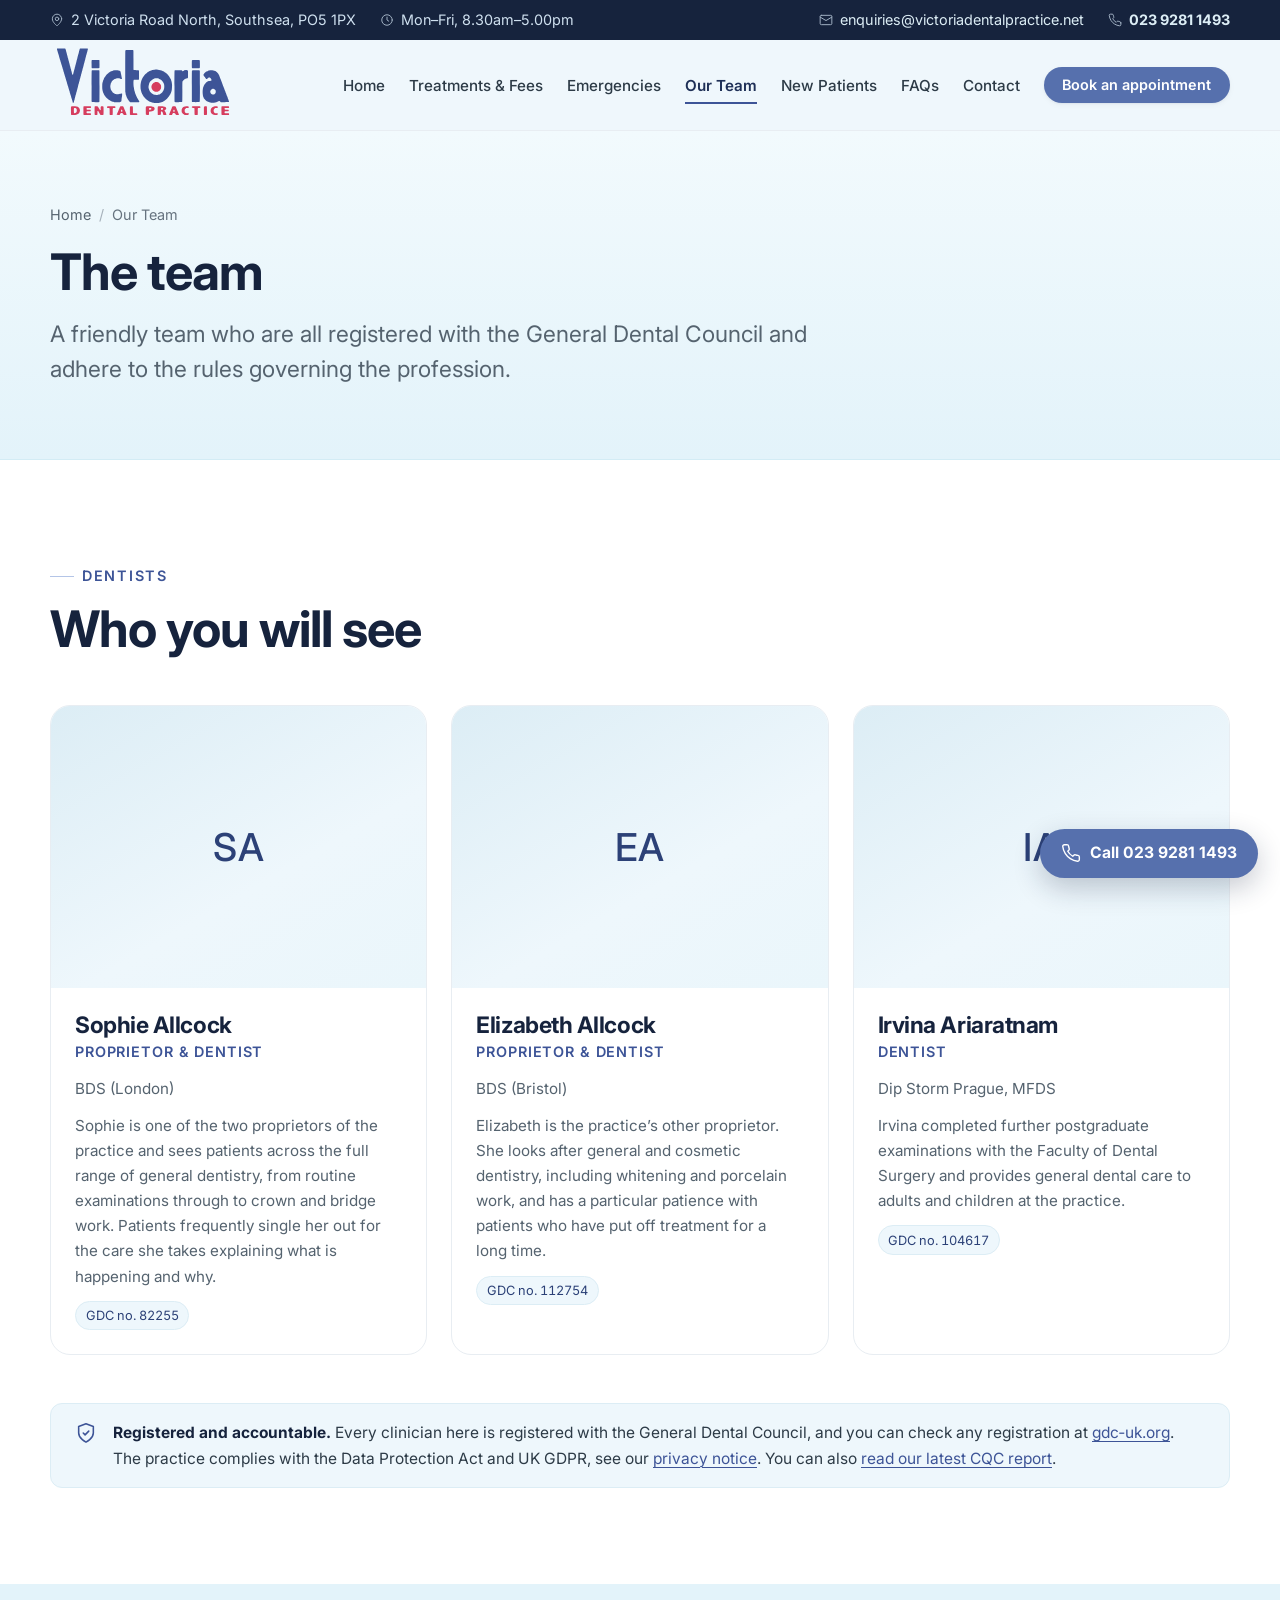
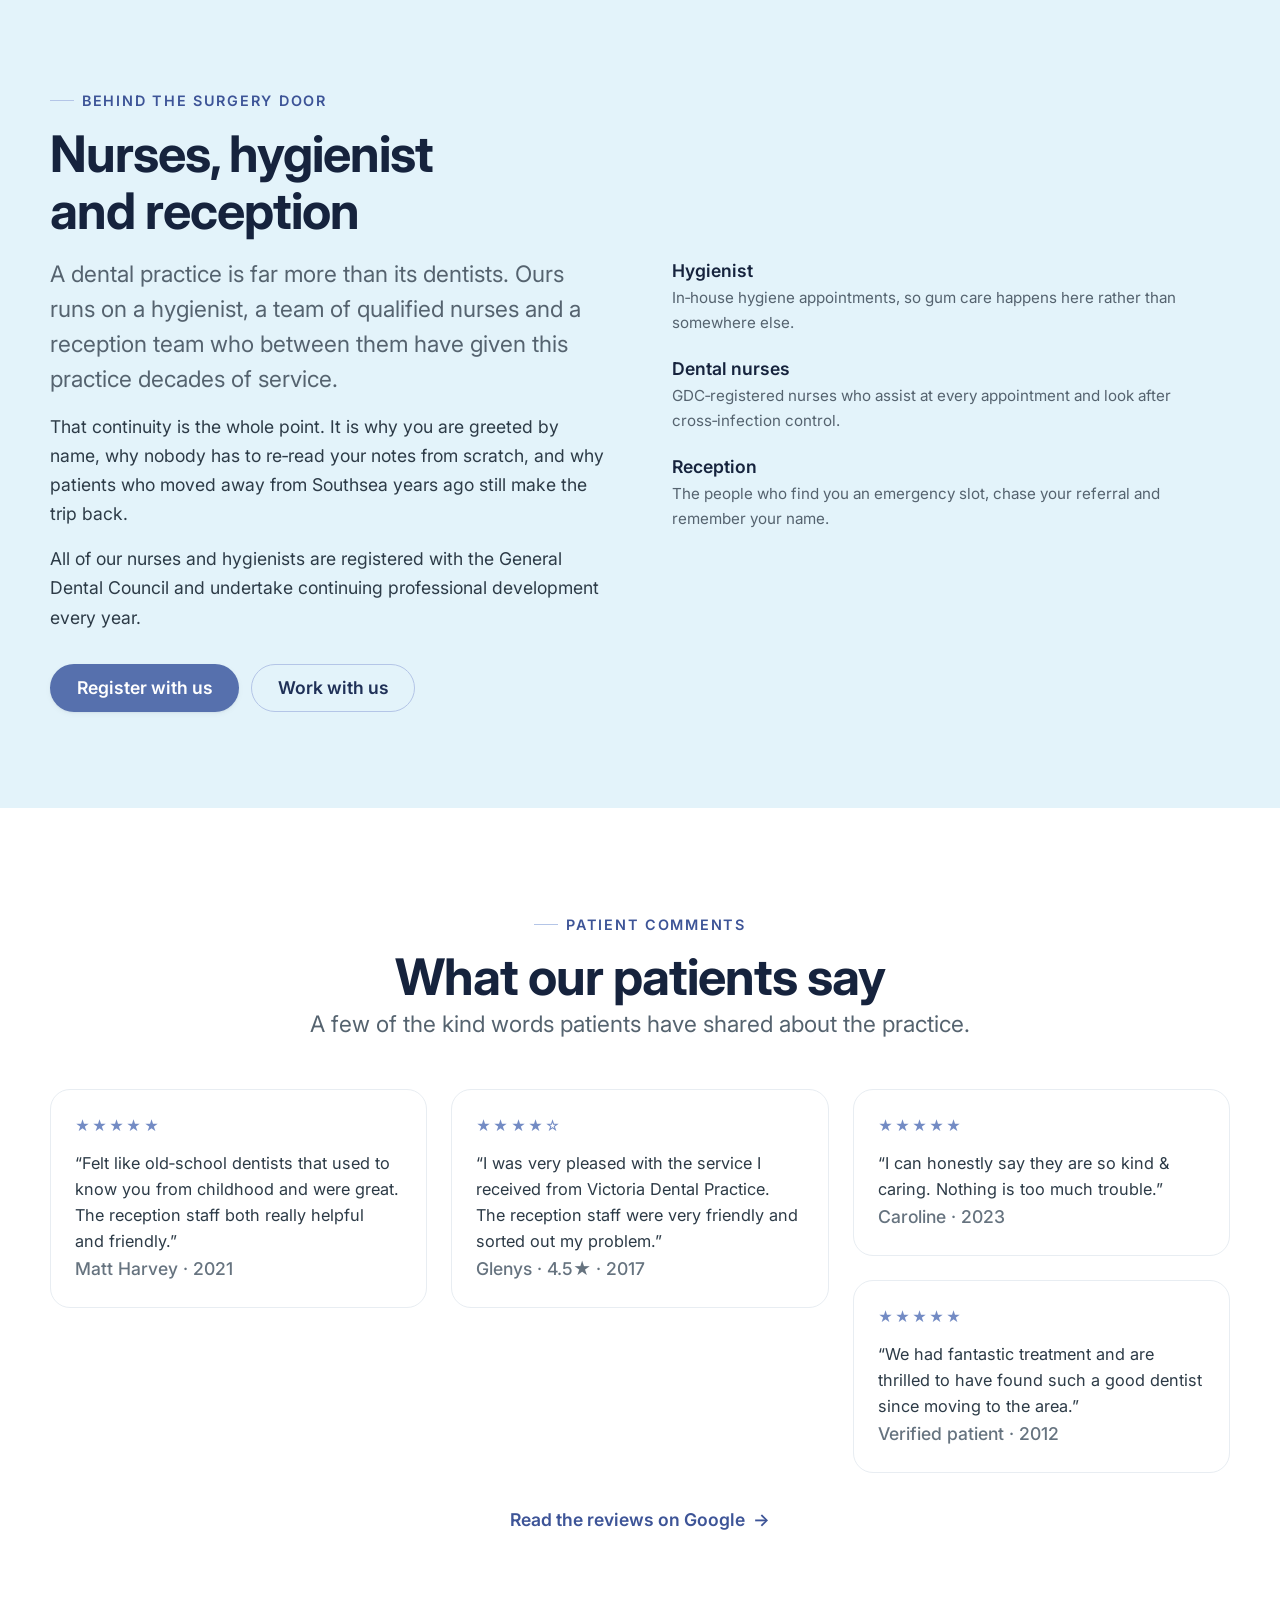
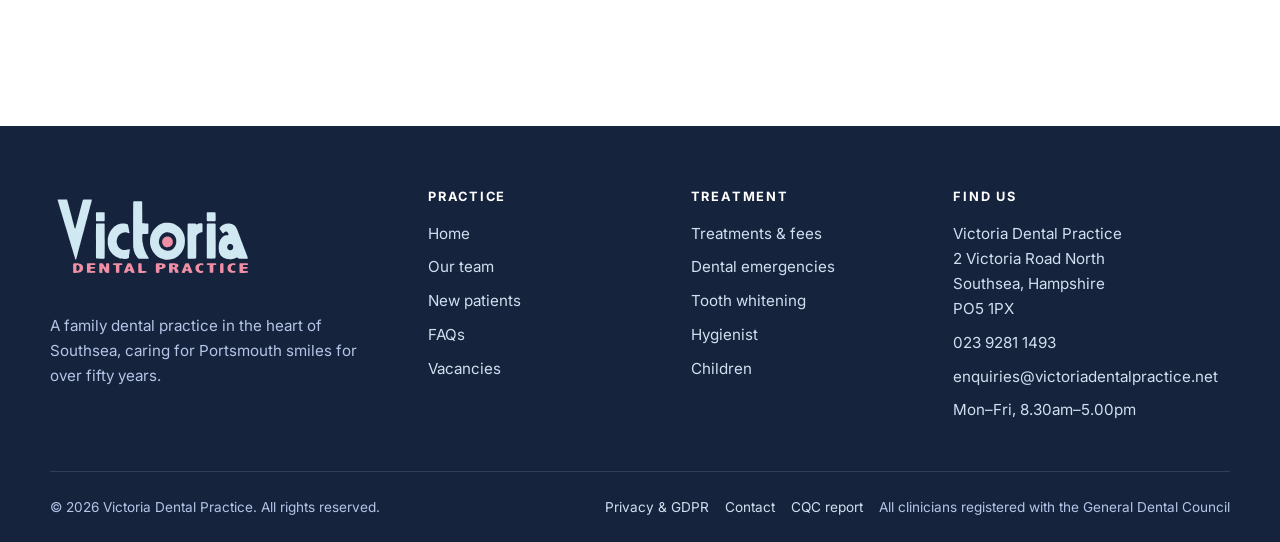
<file: team.html>
<!DOCTYPE html>
<html lang="en-GB">
<head>
<meta charset="utf-8">
<meta name="viewport" content="width=device-width, initial-scale=1">
<title>Our Dental Team in Southsea | Victoria Dental Practice</title>
<meta name="description" content="Meet the dentists and team at Victoria Dental Practice, Southsea. All clinicians are registered with the General Dental Council.">
<link rel="canonical" href="https://www.victoriadentalpractice.net/team.html">
<meta name="theme-color" content="#1f3057">
<meta name="robots" content="index, follow, max-image-preview:large">

<meta property="og:type" content="website">
<meta property="og:site_name" content="Victoria Dental Practice">
<meta property="og:title" content="Our Dental Team in Southsea | Victoria Dental Practice">
<meta property="og:description" content="Meet the dentists and team at Victoria Dental Practice, Southsea. All clinicians are registered with the General Dental Council.">
<meta property="og:url" content="https://www.victoriadentalpractice.net/team.html">
<meta property="og:locale" content="en_GB">
<meta property="og:image" content="https://www.victoriadentalpractice.net/og-image.png">
<meta name="twitter:card" content="summary_large_image">

<link rel="icon" href="favicon.svg" type="image/svg+xml">
<link rel="apple-touch-icon" href="favicon.svg">

<link rel="preconnect" href="https://fonts.googleapis.com">
<link rel="preconnect" href="https://fonts.gstatic.com" crossorigin>
<link rel="stylesheet" href="https://fonts.googleapis.com/css2?family=Inter:wght@400;500;600;700;800&display=swap">
<link rel="stylesheet" href="style.css?v=20260814d">
<noscript><style>.reveal{opacity:1 !important;transform:none !important;}</style></noscript>
<script type="application/ld+json">{"@context":"https://schema.org","@type":"BreadcrumbList","itemListElement":[{"@type":"ListItem","position":1,"name":"Home"},{"@type":"ListItem","position":2,"name":"Our Team","item":"https://www.victoriadentalpractice.net/team.html"}]}</script>
</head>
<body>
<a class="skip-link" href="#main">Skip to main content</a>

<div class="topbar">
  <div class="wrap topbar__inner">
    <ul class="topbar__list">
      <li class="topbar__item"><svg class="" width="24" height="24" viewBox="0 0 24 24" fill="none" stroke="currentColor" stroke-width="1.7" stroke-linecap="round" stroke-linejoin="round" aria-hidden="true"><path d="M20 10c0 6-8 12-8 12s-8-6-8-12a8 8 0 0 1 16 0z"/><circle cx="12" cy="10" r="3"/></svg><span>2 Victoria Road North, Southsea, PO5 1PX</span></li>
      <li class="topbar__item"><svg class="" width="24" height="24" viewBox="0 0 24 24" fill="none" stroke="currentColor" stroke-width="1.7" stroke-linecap="round" stroke-linejoin="round" aria-hidden="true"><circle cx="12" cy="12" r="9"/><path d="M12 7v5l3 2"/></svg><span>Mon&ndash;Fri, 8.30am&ndash;5.00pm</span></li>
    </ul>
    <ul class="topbar__list">
      <li class="topbar__item"><svg class="" width="24" height="24" viewBox="0 0 24 24" fill="none" stroke="currentColor" stroke-width="1.7" stroke-linecap="round" stroke-linejoin="round" aria-hidden="true"><rect x="2" y="4" width="20" height="16" rx="2"/><path d="m22 7-10 6L2 7"/></svg><a href="mailto:enquiries@victoriadentalpractice.net">enquiries@victoriadentalpractice.net</a></li>
      <li class="topbar__item"><svg class="" width="24" height="24" viewBox="0 0 24 24" fill="none" stroke="currentColor" stroke-width="1.7" stroke-linecap="round" stroke-linejoin="round" aria-hidden="true"><path d="M22 16.92v3a2 2 0 0 1-2.18 2 19.79 19.79 0 0 1-8.63-3.07 19.5 19.5 0 0 1-6-6 19.79 19.79 0 0 1-3.07-8.67A2 2 0 0 1 4.11 2h3a2 2 0 0 1 2 1.72c.13.96.36 1.9.7 2.81a2 2 0 0 1-.45 2.11L8.09 9.91a16 16 0 0 0 6 6l1.27-1.27a2 2 0 0 1 2.11-.45c.9.34 1.85.57 2.81.7A2 2 0 0 1 22 16.92z"/></svg><a href="tel:+442392811493"><strong>023 9281 1493</strong></a></li>
    </ul>
  </div>
</div>

<header class="site-header">
  <div class="wrap site-header__inner">
    <a class="brand" href="index.html">
      <svg class="brand__logo" width="190" height="90" xmlns="http://www.w3.org/2000/svg" viewBox="0 0 2140.000000 1016.000000" role="img" aria-label="Victoria Dental Practice">
  <g transform="translate(0.000000,1016.000000) scale(0.100000,-0.100000)" fill="var(--logo-word, #cfe8f1)"><path d="M775 9187 c-15 -12 -17 -22 -11 -76 4 -34 20 -95 36 -134 16 -40 31
-90 35 -112 10 -59 31 -128 49 -163 9 -18 23 -64 30 -105 8 -40 26 -101 39
-135 14 -33 32 -94 41 -134 9 -40 30 -111 46 -158 16 -47 34 -112 40 -145 7
-33 22 -83 36 -111 13 -28 32 -91 43 -140 11 -49 31 -116 45 -149 13 -33 27
-82 31 -110 4 -27 21 -83 37 -124 16 -41 36 -109 45 -150 8 -42 26 -101 38
-132 13 -30 35 -102 50 -160 14 -57 32 -116 41 -131 8 -15 21 -62 30 -104 8
-43 25 -102 38 -133 14 -31 34 -100 45 -154 12 -54 30 -115 40 -135 10 -20 29
-77 41 -127 12 -49 33 -117 45 -150 13 -33 28 -87 35 -120 6 -33 21 -82 32
-110 11 -27 31 -93 43 -145 13 -52 32 -116 44 -141 11 -26 27 -80 35 -120 8
-41 28 -108 44 -149 17 -41 36 -104 42 -140 6 -35 23 -92 36 -125 14 -33 34
-100 46 -150 11 -49 28 -106 38 -125 10 -19 25 -73 35 -120 9 -47 30 -114 45
-150 15 -36 35 -101 44 -145 9 -44 28 -107 41 -141 14 -34 30 -86 35 -115 6
-30 24 -90 40 -134 15 -44 37 -116 48 -160 10 -44 28 -102 40 -130 11 -27 25
-75 30 -106 6 -32 24 -91 40 -132 17 -41 33 -96 37 -123 4 -27 13 -72 21 -100
11 -41 20 -54 44 -64 16 -7 36 -10 44 -7 24 9 45 60 57 139 6 40 24 106 40
147 16 41 34 108 40 150 6 42 23 115 39 162 17 47 36 121 45 164 8 44 26 109
40 145 13 36 31 106 39 157 8 50 24 109 34 130 11 21 27 79 36 128 10 50 30
126 46 170 15 44 34 112 41 150 6 39 25 110 41 158 16 49 35 128 44 175 8 48
25 112 38 142 14 30 30 84 36 120 6 36 26 115 44 175 19 61 39 139 46 175 6
36 22 92 34 125 13 33 29 92 36 130 7 39 25 107 41 153 16 46 34 115 40 155 6
40 22 99 35 132 13 33 31 101 40 150 8 50 26 117 38 150 23 60 36 109 56 220
6 33 20 83 31 110 11 28 31 95 44 150 13 55 33 127 44 160 11 33 28 102 37
154 9 52 25 112 35 135 10 23 27 86 38 142 12 56 32 130 45 165 13 35 29 98
36 139 7 41 26 113 42 159 16 46 36 122 43 170 8 48 26 113 39 144 14 30 30
86 36 124 6 37 22 97 35 133 13 36 31 101 40 145 8 44 27 116 41 161 14 45 24
90 22 100 -8 42 -31 44 -470 42 -483 -3 -449 4 -473 -109 -7 -35 -26 -103 -43
-150 -16 -47 -33 -114 -37 -150 -4 -35 -16 -86 -27 -114 -10 -27 -34 -113 -53
-190 -18 -77 -42 -165 -53 -195 -10 -30 -23 -82 -27 -115 -4 -33 -18 -87 -30
-120 -13 -33 -33 -107 -45 -165 -12 -58 -32 -136 -45 -175 -13 -38 -31 -108
-39 -155 -8 -47 -26 -116 -40 -153 -14 -38 -31 -99 -37 -135 -6 -37 -24 -103
-39 -148 -15 -44 -31 -100 -34 -125 -12 -76 -27 -142 -42 -183 -8 -21 -28 -93
-44 -160 -16 -67 -36 -138 -45 -160 -9 -21 -23 -79 -31 -128 -18 -111 -37
-160 -59 -152 -8 4 -31 34 -49 68 -25 45 -39 87 -51 160 -9 54 -30 134 -46
178 -16 44 -29 91 -29 106 0 35 -32 152 -58 217 -11 28 -25 86 -32 130 -7 44
-24 111 -40 150 -15 38 -33 105 -39 148 -7 44 -25 116 -41 160 -15 45 -35 120
-45 166 -9 47 -23 98 -32 115 -9 17 -26 81 -38 142 -13 61 -28 121 -34 131
-13 25 -47 154 -55 213 -4 24 -18 76 -31 115 -13 38 -33 117 -45 174 -12 57
-28 117 -36 133 -8 15 -19 47 -23 71 -31 148 -45 206 -61 237 -10 19 -21 55
-25 79 -4 25 -17 54 -31 68 -23 23 -23 23 -467 23 -355 0 -447 -3 -462 -13z
M8523 9001 c-21 -13 -36 -33 -43 -58 -16 -56 -9 -4644 7 -4693 7 -19 19 -89
27 -156 11 -92 22 -136 45 -185 16 -35 38 -91 49 -124 27 -84 82 -202 120
-260 18 -27 32 -53 32 -58 0 -5 17 -31 38 -57 20 -26 45 -61 54 -77 34 -54
103 -133 143 -160 40 -28 40 -28 538 -28 538 0 508 -3 523 52 10 36 -3 67 -51
125 -25 30 -45 60 -45 65 0 6 -15 33 -34 60 -19 27 -45 72 -59 99 -14 28 -33
56 -41 63 -9 8 -16 21 -16 30 0 10 -16 44 -36 77 -20 32 -43 82 -51 109 -8 28
-28 75 -43 105 -16 30 -33 74 -39 96 -6 23 -24 70 -40 105 -15 35 -36 105 -46
154 -10 50 -26 106 -35 125 -17 34 -24 69 -55 250 -7 47 -20 121 -29 166 -36
195 -48 722 -18 796 6 15 20 31 30 37 11 6 126 12 269 14 278 4 295 7 307 68
11 56 7 913 -5 947 -21 60 -32 62 -309 62 -150 0 -259 4 -270 10 -11 6 -24 27
-30 48 -6 24 -10 392 -10 1087 0 980 -1 1052 -18 1085 -17 35 -17 35 -422 38
-387 2 -406 1 -437 -17z M4690 7868 c-19 -31 -20 -52 -20 -429 0 -403 4 -450
38 -465 9 -3 197 -6 417 -5 379 2 401 3 419 21 19 19 20 36 20 432 0 421 -2
446 -38 470 -6 4 -192 8 -414 8 -402 0 -402 0 -422 -32z M16033 7881 c-17 -11
-34 -30 -38 -42 -13 -39 -9 -781 3 -811 6 -15 23 -35 39 -45 25 -17 58 -18
408 -18 437 0 424 -2 444 82 8 33 11 164 9 415 -3 368 -3 368 -36 400 -32 33
-32 33 -415 36 -364 2 -384 1 -414 -17z M11780 6810 c-131 -9 -233 -26 -270
-45 -14 -7 -65 -25 -113 -39 -48 -14 -100 -34 -115 -44 -15 -11 -43 -25 -63
-31 -21 -7 -61 -29 -90 -50 -30 -21 -64 -41 -76 -45 -13 -4 -29 -13 -35 -20
-7 -6 -35 -27 -61 -45 -71 -49 -334 -316 -364 -370 -7 -13 -24 -37 -38 -55
-56 -68 -99 -132 -117 -174 -11 -25 -33 -65 -48 -89 -16 -25 -32 -59 -36 -77
-3 -17 -19 -56 -34 -86 -42 -84 -109 -367 -121 -512 -12 -132 -5 -431 12 -538
6 -36 21 -98 35 -138 13 -40 24 -80 24 -90 0 -36 31 -135 51 -163 11 -16 26
-50 34 -76 8 -26 28 -70 46 -97 17 -27 34 -59 39 -71 8 -22 103 -165 135 -204
47 -57 190 -217 204 -229 9 -7 32 -26 51 -43 139 -121 345 -255 444 -289 28
-9 70 -27 91 -38 22 -11 89 -32 149 -46 60 -15 114 -30 120 -35 19 -16 226
-30 406 -27 156 3 189 7 305 35 181 44 233 59 285 85 25 13 63 29 85 36 22 7
58 25 80 40 22 15 55 35 74 45 19 9 44 26 55 37 12 11 35 27 51 35 29 15 114
87 207 175 50 48 181 202 233 276 19 26 47 72 64 102 16 30 41 70 55 89 14 19
26 40 26 47 0 6 14 38 32 70 54 103 114 305 138 470 24 167 35 481 20 579 -5
33 -17 114 -26 180 -10 74 -25 140 -39 172 -13 29 -33 87 -45 129 -11 42 -29
89 -39 103 -10 14 -27 47 -38 72 -11 25 -34 65 -52 89 -17 24 -31 49 -31 56 0
6 -16 31 -36 55 -19 23 -44 59 -54 78 -17 33 -48 69 -198 226 -29 30 -66 62
-83 70 -16 9 -29 19 -29 24 0 14 -301 221 -323 221 -5 0 -37 14 -71 31 -142
73 -344 125 -533 139 -151 11 -201 11 -373 0z m293 -980 c83 -6 130 -15 155
-28 20 -10 60 -27 89 -36 29 -10 68 -28 88 -42 20 -13 53 -33 73 -43 53 -28
191 -159 233 -222 135 -204 163 -296 164 -539 0 -201 -24 -311 -97 -455 -28
-55 -61 -111 -73 -125 -12 -14 -27 -33 -32 -43 -20 -38 -189 -200 -223 -215
-19 -8 -53 -27 -75 -42 -40 -29 -148 -58 -301 -82 -65 -11 -86 -9 -225 17
-132 25 -166 36 -239 74 -47 24 -102 59 -123 77 -20 19 -41 34 -46 34 -10 0
-116 105 -157 156 -52 66 -113 190 -134 271 -11 43 -26 103 -35 133 -24 86
-20 236 9 344 14 50 32 120 41 155 9 35 24 76 34 90 10 14 26 48 36 74 10 26
26 53 35 60 9 7 27 28 40 47 40 57 160 168 239 221 41 27 78 49 83 49 5 0 40
13 78 30 109 48 174 55 363 40z M15275 6763 c-63 -15 -188 -54 -208 -64 -12
-7 -37 -25 -56 -41 -18 -16 -40 -27 -48 -24 -8 3 -18 6 -22 6 -3 0 -15 15 -25
34 -10 18 -30 39 -44 46 -19 9 -138 14 -413 18 -385 5 -385 5 -407 -23 -22
-28 -22 -28 -22 -1760 0 -1199 3 -1741 11 -1763 18 -53 33 -55 431 -50 405 4
414 6 435 68 9 26 12 314 12 1151 1 1116 1 1116 44 1170 44 58 124 137 179
180 64 49 220 118 303 134 43 8 86 22 95 30 13 14 15 71 18 414 3 399 3 399
-23 429 -20 24 -38 32 -88 41 -64 11 -135 13 -172 4z M18130 6744 c-171 -20
-211 -27 -255 -41 -27 -9 -59 -22 -70 -29 -11 -7 -49 -22 -83 -33 -35 -11 -79
-33 -97 -48 -18 -16 -66 -53 -105 -83 -40 -30 -81 -66 -92 -80 -11 -14 -40
-47 -65 -73 -44 -46 -72 -101 -72 -142 -1 -11 15 -42 34 -70 20 -27 51 -74 70
-102 19 -29 38 -53 43 -53 5 0 19 -19 32 -42 13 -24 41 -65 62 -91 21 -27 38
-53 38 -58 0 -16 64 -49 96 -49 20 0 39 9 55 26 13 14 57 51 98 82 66 50 80
56 131 60 43 3 66 -1 97 -17 75 -38 163 -183 163 -268 0 -36 -28 -82 -53 -87
-12 -3 -65 -7 -117 -10 -136 -7 -184 -19 -282 -69 -102 -52 -154 -93 -226
-179 -98 -116 -122 -149 -142 -196 -12 -25 -27 -53 -34 -62 -7 -8 -24 -46 -36
-85 -13 -38 -29 -79 -37 -91 -36 -57 -79 -378 -77 -594 0 -58 10 -181 21 -273
18 -136 28 -181 52 -235 17 -37 35 -86 41 -109 6 -23 15 -45 20 -48 6 -4 28
-33 50 -65 52 -77 189 -213 248 -247 26 -14 54 -32 62 -39 8 -6 40 -22 70 -34
30 -12 84 -35 120 -51 38 -17 116 -37 185 -50 277 -48 308 -48 550 -4 97 17
158 34 200 55 33 16 76 36 95 44 19 8 54 29 77 47 36 27 46 31 79 24 24 -4 50
-19 69 -39 16 -17 55 -46 86 -64 56 -31 56 -31 468 -30 228 1 424 3 438 6 25
5 53 47 53 82 0 11 -13 44 -29 73 -16 28 -32 70 -36 92 -4 22 -22 72 -41 111
-19 39 -38 92 -43 117 -4 25 -19 65 -33 89 -14 23 -35 76 -47 115 -12 40 -30
87 -41 105 -10 18 -27 65 -38 103 -11 39 -29 86 -40 105 -11 19 -32 73 -46
120 -14 47 -33 95 -42 108 -8 12 -24 54 -35 93 -11 39 -30 92 -43 117 -13 26
-27 63 -31 82 -4 19 -22 67 -40 105 -19 39 -39 93 -46 120 -6 28 -21 68 -32
90 -20 38 -57 138 -116 310 -16 44 -39 103 -53 130 -14 28 -31 75 -38 105 -7
30 -24 77 -37 104 -14 27 -32 72 -40 100 -8 28 -27 73 -41 101 -13 27 -33 77
-42 110 -10 33 -29 85 -43 115 -14 30 -30 74 -37 97 -6 24 -23 64 -39 90 -16
27 -41 68 -55 93 -59 98 -169 230 -192 230 -5 0 -25 13 -45 29 -20 16 -79 50
-133 76 -75 35 -119 49 -194 60 -109 17 -239 25 -292 19z m347 -2110 c26 -9
76 -38 109 -65 46 -36 67 -62 84 -101 20 -47 22 -61 15 -153 -4 -55 -13 -113
-19 -130 -46 -109 -203 -196 -320 -179 -136 21 -259 150 -273 288 -5 48 -1 69
32 156 21 55 41 100 44 100 4 0 26 16 50 36 23 20 61 42 84 50 58 18 137 17
194 -2z M4696 6719 c-21 -17 -21 -17 -24 -1746 -2 -1215 0 -1739 8 -1765 6
-21 21 -43 33 -50 17 -10 115 -13 408 -13 367 0 388 1 408 19 12 11 25 35 30
55 5 20 8 787 7 1754 -1 1719 -1 1719 -30 1743 -29 25 -29 25 -423 23 -358 -2
-397 -4 -417 -20z M7400 6734 c-218 -18 -279 -27 -330 -50 -30 -13 -76 -28
-103 -34 -56 -12 -213 -89 -278 -136 -26 -19 -50 -34 -54 -34 -4 0 -24 -15
-44 -32 -20 -18 -57 -49 -81 -68 -78 -61 -194 -188 -239 -262 -12 -21 -28 -41
-36 -45 -7 -5 -24 -30 -38 -58 -14 -27 -34 -59 -44 -70 -25 -27 -97 -160 -113
-210 -7 -22 -25 -65 -41 -95 -15 -30 -35 -91 -44 -135 -10 -44 -26 -100 -35
-125 -29 -70 -40 -165 -47 -378 -7 -224 7 -422 37 -534 11 -40 29 -106 40
-147 10 -41 33 -108 51 -150 17 -42 39 -94 47 -116 9 -22 21 -47 28 -55 6 -8
21 -34 33 -58 21 -41 74 -119 139 -202 65 -84 243 -248 362 -334 120 -86 356
-200 449 -216 35 -6 87 -20 115 -30 76 -28 188 -40 376 -40 192 0 307 13 362
41 20 10 44 19 52 19 8 0 28 11 44 24 28 25 29 26 41 198 7 95 21 210 31 254
11 45 26 150 34 233 13 138 11 199 -8 230 -11 17 -45 13 -80 -8 -17 -10 -65
-24 -106 -31 -41 -7 -90 -18 -107 -26 -18 -7 -77 -18 -131 -24 -108 -13 -156
-7 -316 35 -68 19 -108 37 -170 79 -91 61 -131 92 -159 121 -28 31 -102 135
-126 180 -12 22 -31 54 -42 71 -10 17 -28 71 -39 120 -11 49 -28 121 -36 159
-20 88 -13 203 22 332 13 51 24 101 24 110 0 10 12 38 25 63 14 25 35 65 46
90 19 40 103 154 142 191 40 39 86 78 113 95 16 10 45 30 64 45 19 15 46 30
60 34 14 4 52 20 86 36 43 20 89 31 165 39 148 17 273 2 374 -44 28 -13 77
-27 107 -31 50 -6 57 -5 67 13 16 30 13 65 -10 123 -11 29 -29 118 -40 198
-11 80 -31 184 -45 231 -13 47 -30 128 -36 180 -11 85 -15 98 -45 131 -47 52
-107 78 -205 90 -99 12 -245 18 -308 13z M16043 6725 c-17 -7 -36 -23 -43 -34
-8 -16 -11 -486 -10 -1743 0 -1637 1 -1723 18 -1752 10 -18 32 -36 52 -43 46
-16 712 -15 761 1 23 8 41 24 56 51 23 40 23 40 22 1740 -1 935 -4 1711 -8
1724 -3 13 -18 33 -33 44 -25 19 -46 20 -405 22 -296 2 -386 0 -410 -10z"/></g>
  <g transform="translate(0.000000,1016.000000) scale(0.100000,-0.100000)" fill="var(--logo-sub, #738bc4)"><path d="M11893 5410 c-24 -5 -57 -16 -75 -24 -18 -9 -53 -22 -77 -31 -57 -20
-133 -78 -193 -149 -36 -40 -57 -79 -84 -153 -31 -86 -36 -109 -36 -191 0 -79
5 -106 34 -188 28 -82 43 -108 98 -172 62 -71 99 -99 210 -154 38 -19 65 -23
177 -26 74 -2 154 1 183 7 68 15 194 92 249 153 48 53 66 81 109 168 26 53 27
61 27 215 0 160 0 160 -48 247 -36 65 -67 104 -118 151 -78 71 -81 73 -193
117 -86 33 -191 45 -263 30z M15305 2683 c-57 -13 -194 -57 -220 -71 -71 -36
-136 -95 -179 -161 -55 -86 -65 -122 -69 -242 -3 -146 7 -198 58 -274 40 -61
139 -165 158 -165 4 0 42 -17 85 -37 77 -38 77 -38 232 -41 186 -4 226 5 252
58 25 49 24 122 -2 145 -12 11 -28 15 -42 12 -13 -3 -43 -11 -68 -17 -53 -13
-118 -6 -180 21 -61 27 -77 44 -118 124 -32 64 -35 77 -34 150 1 68 6 90 32
147 23 50 45 78 82 107 59 48 102 56 233 47 87 -7 94 -6 104 13 6 11 11 40 11
64 0 66 -25 92 -110 111 -65 15 -180 20 -225 9z M18575 2683 c-107 -25 -218
-69 -276 -109 -90 -61 -157 -159 -175 -253 -30 -150 -9 -320 48 -398 61 -83
120 -132 218 -181 95 -47 95 -47 265 -47 188 0 226 8 243 53 18 46 22 79 16
111 -10 47 -31 53 -114 35 -60 -14 -81 -15 -124 -5 -101 23 -128 42 -176 122
-42 70 -45 79 -48 162 -4 84 -2 91 29 154 20 38 54 83 82 109 57 51 96 60 232
50 111 -8 120 -1 120 81 0 45 -4 58 -23 74 -39 31 -118 49 -211 48 -47 -1 -95
-3 -106 -6z M2386 2663 c-45 -24 -47 -42 -44 -500 3 -399 4 -434 21 -450 15
-15 40 -18 175 -21 86 -2 204 1 262 7 192 20 394 106 443 189 10 17 22 32 26
32 15 0 41 62 65 157 14 56 26 112 26 125 0 13 -13 73 -28 134 -25 97 -34 118
-70 159 -22 25 -65 64 -95 85 -45 32 -72 42 -153 59 -136 27 -219 34 -427 35
-122 1 -185 -3 -201 -11z m469 -192 c41 -19 125 -112 137 -154 10 -35 9 -199
-2 -237 -16 -57 -98 -150 -150 -171 -51 -20 -102 -24 -130 -9 -34 18 -40 65
-39 289 1 119 4 229 8 246 3 17 16 35 31 42 36 18 98 16 145 -6z M3819 2669
c-17 -4 -40 -16 -52 -27 -19 -20 -20 -32 -18 -462 1 -243 4 -447 7 -455 3 -8
28 -18 55 -24 64 -14 718 -15 754 -1 14 5 30 22 36 37 13 36 3 95 -22 122 -19
20 -29 21 -220 21 -201 0 -201 0 -230 29 -26 26 -29 36 -29 89 0 50 4 66 26
91 26 31 26 31 187 31 175 0 234 9 254 36 17 24 16 84 -3 109 -14 19 -30 20
-215 25 -201 5 -201 5 -225 33 -33 39 -34 114 -1 145 22 21 32 22 231 22 207
0 207 0 233 26 23 23 25 31 19 72 -12 88 4 85 -400 86 -195 1 -369 -2 -387 -5z
M5082 2670 c-74 -11 -71 9 -72 -492 0 -381 2 -449 15 -461 17 -17 163 -33 226
-24 22 3 49 13 60 23 18 16 19 32 19 215 0 167 2 200 16 213 18 18 22 16 81
-31 29 -23 46 -47 58 -82 8 -27 29 -66 45 -87 16 -22 30 -44 30 -49 0 -17 39
-85 80 -140 39 -53 39 -53 125 -60 99 -8 216 1 241 19 15 11 17 53 19 447 1
253 -2 446 -8 462 -5 15 -17 32 -27 37 -28 15 -201 23 -232 11 -16 -6 -37 -25
-47 -42 -17 -28 -18 -46 -14 -192 4 -132 2 -166 -9 -181 -31 -40 -106 7 -134
82 -10 26 -28 61 -40 77 -13 17 -32 51 -43 77 -24 56 -93 153 -119 166 -21 12
-213 20 -270 12z M6460 2664 c-35 -15 -60 -51 -60 -85 0 -69 23 -81 164 -89
158 -8 146 25 146 -401 0 -407 -7 -382 105 -394 65 -7 178 -1 211 12 8 3 20
17 25 30 5 13 9 177 9 364 0 340 0 340 25 364 22 23 32 25 107 25 138 0 178
20 178 89 0 44 -9 60 -43 78 -26 13 -88 15 -435 17 -285 1 -413 -2 -432 -10z
M7960 2671 c-20 -4 -41 -10 -47 -14 -18 -12 -90 -149 -103 -197 -6 -25 -25
-68 -40 -97 -16 -28 -35 -73 -41 -100 -6 -26 -24 -70 -39 -98 -15 -27 -35 -77
-44 -110 -10 -33 -27 -75 -38 -93 -19 -31 -72 -168 -85 -219 -9 -37 28 -48
167 -48 74 1 133 5 146 12 13 8 26 33 37 73 20 72 50 103 110 119 42 10 148 8
186 -4 23 -7 75 -79 101 -139 13 -30 28 -50 45 -56 15 -6 72 -10 128 -10 99 0
171 12 182 30 7 12 -48 176 -78 230 -14 25 -28 61 -32 80 -4 19 -20 60 -36 90
-16 30 -38 82 -49 114 -11 33 -29 75 -40 93 -10 18 -26 54 -34 80 -11 40 -63
159 -95 223 -15 30 -65 43 -166 46 -55 2 -116 0 -135 -5z m144 -383 c8 -13 22
-56 31 -96 15 -66 15 -75 1 -97 -19 -29 -48 -39 -92 -30 -41 7 -74 37 -74 66
0 11 14 48 31 82 49 99 75 118 103 75z M9035 2667 c-38 -21 -41 -58 -40 -505
2 -392 3 -435 19 -450 15 -15 53 -17 349 -20 183 -2 356 -1 384 3 65 8 92 29
100 77 5 33 2 41 -30 73 -35 35 -35 35 -211 35 -185 0 -210 5 -249 48 -16 18
-18 49 -20 355 -2 337 -2 337 -29 363 -25 25 -31 27 -141 28 -64 2 -123 -2
-132 -7z M10861 2667 c-16 -4 -39 -19 -50 -33 -20 -26 -21 -38 -21 -450 0
-237 4 -433 9 -447 14 -37 88 -51 215 -43 140 9 136 3 136 193 0 147 1 155 23
177 21 21 35 23 153 28 122 5 135 8 237 48 96 38 112 48 151 94 24 28 48 60
53 71 19 37 24 96 13 149 -9 43 -20 61 -63 104 -61 60 -99 75 -245 98 -115 17
-556 26 -611 11z m530 -203 c27 -27 38 -106 18 -131 -35 -42 -163 -76 -214
-57 -25 10 -45 58 -45 109 0 88 25 106 142 102 64 -2 81 -6 99 -23z M12224
2672 c-10 -1 -29 -5 -42 -8 -47 -10 -49 -37 -47 -494 1 -234 5 -433 9 -443 5
-9 20 -20 35 -24 43 -12 264 -9 287 5 29 15 34 50 34 213 0 137 0 138 26 158
28 22 54 21 106 -6 33 -16 51 -49 68 -123 7 -30 26 -96 42 -146 23 -72 35 -94
54 -103 30 -13 213 -14 268 -2 59 14 63 22 39 93 -12 35 -27 86 -33 113 -15
66 -58 138 -119 203 -71 73 -67 109 16 141 17 7 50 31 72 53 80 81 78 201 -4
277 -50 46 -76 55 -250 82 -107 17 -167 20 -336 17 -113 -2 -214 -4 -225 -6z
m465 -193 c18 -6 38 -24 46 -40 16 -30 19 -77 7 -95 -11 -17 -103 -71 -134
-78 -65 -15 -108 35 -108 128 0 47 4 57 26 75 30 24 109 29 163 10z M13853
2673 c-24 -5 -80 -67 -106 -118 -8 -16 -18 -46 -22 -65 -4 -19 -20 -57 -35
-85 -16 -27 -35 -73 -43 -101 -8 -28 -26 -73 -40 -100 -14 -27 -32 -71 -40
-99 -8 -27 -29 -76 -46 -109 -17 -32 -31 -65 -31 -74 0 -9 -16 -49 -36 -89
-45 -91 -43 -123 6 -136 19 -5 84 -7 143 -5 131 5 153 18 180 99 9 29 27 64
40 76 29 29 114 46 194 37 73 -7 94 -23 119 -91 41 -112 73 -127 252 -121 138
4 147 10 128 91 -7 29 -27 79 -44 112 -17 33 -36 80 -42 105 -6 25 -22 61 -35
81 -13 20 -31 63 -40 95 -10 33 -28 78 -42 102 -13 24 -31 66 -40 95 -8 29
-27 75 -43 102 -15 28 -31 66 -35 85 -18 89 -58 111 -209 114 -61 2 -121 1
-133 -1z m171 -411 c18 -35 31 -122 22 -155 -3 -15 -18 -30 -36 -37 -33 -14
-93 -8 -116 11 -29 24 -9 145 32 190 10 11 30 19 50 19 27 0 37 -6 48 -28z
M16062 2668 c-58 -15 -90 -86 -62 -138 14 -26 70 -40 163 -40 69 0 81 -3 102
-25 25 -24 25 -24 25 -373 0 -329 1 -351 19 -373 19 -23 24 -24 158 -24 90 0
145 4 159 12 12 7 24 27 28 44 3 17 6 182 6 365 0 402 -10 374 130 374 105 0
155 16 170 55 16 41 -1 87 -39 109 -31 18 -57 19 -430 21 -219 0 -411 -3 -429
-7z M17415 2665 c-22 -8 -45 -22 -52 -32 -10 -13 -13 -118 -13 -455 0 -504 -7
-471 96 -484 81 -10 214 3 236 23 17 15 18 44 16 466 -3 450 -3 450 -29 469
-21 16 -46 21 -120 23 -63 2 -107 -1 -134 -10z M19408 2672 c-81 -5 -78 16
-78 -494 0 -381 2 -449 15 -461 22 -23 143 -29 497 -25 348 3 345 3 349 63 5
56 -1 81 -21 103 -20 21 -28 22 -217 22 -187 0 -198 1 -229 22 -54 37 -67 87
-40 151 25 61 46 67 225 67 88 0 170 4 183 9 37 15 68 50 68 77 0 15 -12 38
-29 55 -29 29 -29 29 -196 29 -221 0 -258 16 -258 114 0 31 6 45 27 63 26 22
32 23 234 23 225 0 243 4 256 55 8 31 -9 98 -28 114 -10 8 -116 12 -363 14
-191 1 -369 1 -395 -1z"/></g>
</svg>
    </a>

    <button class="nav-toggle" type="button" aria-expanded="false"
            aria-controls="primary-nav" aria-label="Menu">
      <svg class="icon-open" width="24" height="24" viewBox="0 0 24 24" fill="none" stroke="currentColor" stroke-width="1.7" stroke-linecap="round" stroke-linejoin="round" aria-hidden="true"><path d="M4 7h16M4 12h16M4 17h16"/></svg><svg class="icon-close" width="24" height="24" viewBox="0 0 24 24" fill="none" stroke="currentColor" stroke-width="1.7" stroke-linecap="round" stroke-linejoin="round" aria-hidden="true"><path d="m6 6 12 12M18 6 6 18"/></svg>
    </button>

    <nav class="nav" id="primary-nav" aria-label="Primary">
      <ul class="nav__list">
        <li><a class="nav__link" href="index.html">Home</a></li>
        <li><a class="nav__link" href="treatments.html">Treatments &amp; Fees</a></li>
        <li><a class="nav__link" href="emergencies.html">Emergencies</a></li>
        <li><a class="nav__link" href="team.html" aria-current="page">Our Team</a></li>
        <li><a class="nav__link" href="new-patients.html">New Patients</a></li>
        <li><a class="nav__link" href="faqs.html">FAQs</a></li>
        <li><a class="nav__link" href="contact.html">Contact</a></li>
        </ul>
      <a class="btn btn--primary btn--sm" href="book.html">Book an appointment</a>
    </nav>
  </div>
</header>

<main id="main">

<section class="page-head">
  <div class="wrap">
    <nav class="breadcrumb" aria-label="Breadcrumb"><ol><li><a href="index.html">Home</a></li><li>Our Team</li></ol></nav>
    <div class="page-head__inner">
      <h1>The team</h1>
      <p class="lede">A friendly team who are all registered with the General Dental Council and adhere to the rules governing the profession.</p>
    </div>
  </div>
</section>


<section class="section">
  <div class="wrap">
    <div class="section-head">
      <p class="eyebrow">Dentists</p>
      <h2>Who you will see</h2>
    </div>
    <div class="grid grid--3">

      <article class="person reveal" data-delay="0">
        <div class="person__avatar"><span class="person__initials">SA</span></div>
        <div class="person__body">
          <h3 class="person__name">Sophie Allcock</h3>
          <p class="person__role">Proprietor &amp; Dentist</p>
          <p class="person__quals">BDS (London)</p>
          <p class="mt-3" style="font-size:.95rem;color:var(--ink-500);">Sophie is one of the two proprietors of the practice and sees patients across the full range of general dentistry, from routine examinations through to crown and bridge work. Patients frequently single her out for the care she takes explaining what is happening and why.</p>
          <span class="person__gdc">GDC no. 82255</span>
        </div>
      </article>

      <article class="person reveal" data-delay="80">
        <div class="person__avatar"><span class="person__initials">EA</span></div>
        <div class="person__body">
          <h3 class="person__name">Elizabeth Allcock</h3>
          <p class="person__role">Proprietor &amp; Dentist</p>
          <p class="person__quals">BDS (Bristol)</p>
          <p class="mt-3" style="font-size:.95rem;color:var(--ink-500);">Elizabeth is the practice&rsquo;s other proprietor. She looks after general and cosmetic dentistry, including whitening and porcelain work, and has a particular patience with patients who have put off treatment for a long time.</p>
          <span class="person__gdc">GDC no. 112754</span>
        </div>
      </article>

      <article class="person reveal" data-delay="160">
        <div class="person__avatar"><span class="person__initials">IA</span></div>
        <div class="person__body">
          <h3 class="person__name">Irvina Ariaratnam</h3>
          <p class="person__role">Dentist</p>
          <p class="person__quals">Dip Storm Prague, MFDS</p>
          <p class="mt-3" style="font-size:.95rem;color:var(--ink-500);">Irvina completed further postgraduate examinations with the Faculty of Dental Surgery and provides general dental care to adults and children at the practice.</p>
          <span class="person__gdc">GDC no. 104617</span>
        </div>
      </article>
    </div>

    <div class="notice mt-7 reveal">
      <svg class="" width="24" height="24" viewBox="0 0 24 24" fill="none" stroke="currentColor" stroke-width="1.7" stroke-linecap="round" stroke-linejoin="round" aria-hidden="true"><path d="M12 22s8-4 8-10V5l-8-3-8 3v7c0 6 8 10 8 10z"/><path d="m9 12 2 2 4-4"/></svg>
      <div><strong>Registered and accountable.</strong> Every clinician here is registered
      with the General Dental Council, and you can check any registration at
      <a href="https://olr.gdc-uk.org/searchregister" target="_blank" rel="noopener">gdc&#8209;uk.org</a>.
      The practice complies with the Data Protection Act and UK GDPR, see our
      <a href="privacy.html">privacy notice</a>. You can also
      <a href="https://www.cqc.org.uk/location/1-6482832611" target="_blank" rel="noopener">read our latest CQC report</a>.</div>
    </div>
  </div>
</section>

<section class="section section--tint">
  <div class="wrap split">
    <div class="reveal">
      <p class="eyebrow">Behind the surgery door</p>
      <h2>Nurses, hygienist and reception</h2>
      <p class="lede mt-4">A dental practice is far more than its dentists. Ours runs on
      a hygienist, a team of qualified nurses and a reception team who between them have
      given this practice decades of service.</p>
      <p class="mt-4">That continuity is the whole point. It is why you are greeted by
      name, why nobody has to re&#8209;read your notes from scratch, and why patients who
      moved away from Southsea years ago still make the trip back.</p>
      <p class="mt-4">All of our nurses and hygienists are registered with the General
      Dental Council and undertake continuing professional development every year.</p>
      <div class="btn-row mt-6">
        <a class="btn btn--primary" href="book.html">Register with us</a>
        <a class="btn btn--ghost" href="vacancies.html">Work with us</a>
      </div>
    </div>
    <div class="grid reveal" data-delay="100">
      <div class="feature"><div class="feature__icon"><svg class="" width="24" height="24" viewBox="0 0 24 24" fill="none" stroke="currentColor" stroke-width="1.7" stroke-linecap="round" stroke-linejoin="round" aria-hidden="true"><path d="M4 20c0-9 6-14 16-15 0 10-5 16-13 15"/><path d="M4 20c3-5 6-7 10-9"/></svg></div>
      <div><h3>Hygienist</h3><p>In&#8209;house hygiene appointments, so gum care happens
      here rather than somewhere else.</p></div></div>
      <div class="feature"><div class="feature__icon"><svg class="" width="24" height="24" viewBox="0 0 24 24" fill="none" stroke="currentColor" stroke-width="1.7" stroke-linecap="round" stroke-linejoin="round" aria-hidden="true"><circle cx="9" cy="8" r="3.2"/><path d="M2.5 20a6.5 6.5 0 0 1 13 0"/><path d="M17 5.3a3.2 3.2 0 0 1 0 5.4"/><path d="M18.5 14.2A6.5 6.5 0 0 1 21.5 20"/></svg></div>
      <div><h3>Dental nurses</h3><p>GDC&#8209;registered nurses who assist at every
      appointment and look after cross&#8209;infection control.</p></div></div>
      <div class="feature"><div class="feature__icon"><svg class="" width="24" height="24" viewBox="0 0 24 24" fill="none" stroke="currentColor" stroke-width="1.7" stroke-linecap="round" stroke-linejoin="round" aria-hidden="true"><path d="M22 16.92v3a2 2 0 0 1-2.18 2 19.79 19.79 0 0 1-8.63-3.07 19.5 19.5 0 0 1-6-6 19.79 19.79 0 0 1-3.07-8.67A2 2 0 0 1 4.11 2h3a2 2 0 0 1 2 1.72c.13.96.36 1.9.7 2.81a2 2 0 0 1-.45 2.11L8.09 9.91a16 16 0 0 0 6 6l1.27-1.27a2 2 0 0 1 2.11-.45c.9.34 1.85.57 2.81.7A2 2 0 0 1 22 16.92z"/></svg></div>
      <div><h3>Reception</h3><p>The people who find you an emergency slot, chase your
      referral and remember your name.</p></div></div>
    </div>
  </div>
</section>

<section class="section" id="reviews">
  <div class="wrap">
    <div class="section-head center">
      <p class="eyebrow">Patient comments</p>
      <h2>What our patients say</h2>
      <p class="lede">A few of the kind words patients have shared about the practice.</p>
    </div>
    <div class="quote-grid">
      <figure class="quote reveal" data-delay="0">
        <div class="quote__stars" aria-hidden="true">&#9733;&#9733;&#9733;&#9733;&#9733;</div>
        <blockquote><p>&ldquo;Felt like old&#8209;school dentists that used to know you from childhood and were great. The reception staff both really helpful and friendly.&rdquo;</p></blockquote>
        <figcaption>Matt Harvey &middot; 2021</figcaption>
      </figure>
      <figure class="quote reveal" data-delay="70">
        <div class="quote__stars" aria-hidden="true">&#9733;&#9733;&#9733;&#9733;&#9734;</div>
        <blockquote><p>&ldquo;I was very pleased with the service I received from Victoria Dental Practice. The reception staff were very friendly and sorted out my problem.&rdquo;</p></blockquote>
        <figcaption>Glenys &middot; 4.5&#9733; &middot; 2017</figcaption>
      </figure>
      <figure class="quote reveal" data-delay="140">
        <div class="quote__stars" aria-hidden="true">&#9733;&#9733;&#9733;&#9733;&#9733;</div>
        <blockquote><p>&ldquo;I can honestly say they are so kind &amp; caring. Nothing is too much trouble.&rdquo;</p></blockquote>
        <figcaption>Caroline &middot; 2023</figcaption>
      </figure>
      <figure class="quote reveal" data-delay="0">
        <div class="quote__stars" aria-hidden="true">&#9733;&#9733;&#9733;&#9733;&#9733;</div>
        <blockquote><p>&ldquo;We had fantastic treatment and are thrilled to have found such a good dentist since moving to the area.&rdquo;</p></blockquote>
        <figcaption>Verified patient &middot; 2012</figcaption>
      </figure>
    </div>
    <p class="center mt-6"><a class="link-arrow" href="https://www.google.com/maps/search/?api=1&amp;query=Victoria+Dental+Practice+Southsea+PO5+1PX" target="_blank" rel="noopener">Read the reviews on Google</a></p>
  </div>
</section>


</main>

<footer class="site-footer">
  <div class="wrap">
    <div class="footer-grid">
      <div class="footer__brand">
        <a class="brand" href="index.html">
          <svg class="brand__logo" width="190" height="90" xmlns="http://www.w3.org/2000/svg" viewBox="0 0 2140.000000 1016.000000" role="img" aria-label="Victoria Dental Practice">
  <g transform="translate(0.000000,1016.000000) scale(0.100000,-0.100000)" fill="var(--logo-word, #cfe8f1)"><path d="M775 9187 c-15 -12 -17 -22 -11 -76 4 -34 20 -95 36 -134 16 -40 31
-90 35 -112 10 -59 31 -128 49 -163 9 -18 23 -64 30 -105 8 -40 26 -101 39
-135 14 -33 32 -94 41 -134 9 -40 30 -111 46 -158 16 -47 34 -112 40 -145 7
-33 22 -83 36 -111 13 -28 32 -91 43 -140 11 -49 31 -116 45 -149 13 -33 27
-82 31 -110 4 -27 21 -83 37 -124 16 -41 36 -109 45 -150 8 -42 26 -101 38
-132 13 -30 35 -102 50 -160 14 -57 32 -116 41 -131 8 -15 21 -62 30 -104 8
-43 25 -102 38 -133 14 -31 34 -100 45 -154 12 -54 30 -115 40 -135 10 -20 29
-77 41 -127 12 -49 33 -117 45 -150 13 -33 28 -87 35 -120 6 -33 21 -82 32
-110 11 -27 31 -93 43 -145 13 -52 32 -116 44 -141 11 -26 27 -80 35 -120 8
-41 28 -108 44 -149 17 -41 36 -104 42 -140 6 -35 23 -92 36 -125 14 -33 34
-100 46 -150 11 -49 28 -106 38 -125 10 -19 25 -73 35 -120 9 -47 30 -114 45
-150 15 -36 35 -101 44 -145 9 -44 28 -107 41 -141 14 -34 30 -86 35 -115 6
-30 24 -90 40 -134 15 -44 37 -116 48 -160 10 -44 28 -102 40 -130 11 -27 25
-75 30 -106 6 -32 24 -91 40 -132 17 -41 33 -96 37 -123 4 -27 13 -72 21 -100
11 -41 20 -54 44 -64 16 -7 36 -10 44 -7 24 9 45 60 57 139 6 40 24 106 40
147 16 41 34 108 40 150 6 42 23 115 39 162 17 47 36 121 45 164 8 44 26 109
40 145 13 36 31 106 39 157 8 50 24 109 34 130 11 21 27 79 36 128 10 50 30
126 46 170 15 44 34 112 41 150 6 39 25 110 41 158 16 49 35 128 44 175 8 48
25 112 38 142 14 30 30 84 36 120 6 36 26 115 44 175 19 61 39 139 46 175 6
36 22 92 34 125 13 33 29 92 36 130 7 39 25 107 41 153 16 46 34 115 40 155 6
40 22 99 35 132 13 33 31 101 40 150 8 50 26 117 38 150 23 60 36 109 56 220
6 33 20 83 31 110 11 28 31 95 44 150 13 55 33 127 44 160 11 33 28 102 37
154 9 52 25 112 35 135 10 23 27 86 38 142 12 56 32 130 45 165 13 35 29 98
36 139 7 41 26 113 42 159 16 46 36 122 43 170 8 48 26 113 39 144 14 30 30
86 36 124 6 37 22 97 35 133 13 36 31 101 40 145 8 44 27 116 41 161 14 45 24
90 22 100 -8 42 -31 44 -470 42 -483 -3 -449 4 -473 -109 -7 -35 -26 -103 -43
-150 -16 -47 -33 -114 -37 -150 -4 -35 -16 -86 -27 -114 -10 -27 -34 -113 -53
-190 -18 -77 -42 -165 -53 -195 -10 -30 -23 -82 -27 -115 -4 -33 -18 -87 -30
-120 -13 -33 -33 -107 -45 -165 -12 -58 -32 -136 -45 -175 -13 -38 -31 -108
-39 -155 -8 -47 -26 -116 -40 -153 -14 -38 -31 -99 -37 -135 -6 -37 -24 -103
-39 -148 -15 -44 -31 -100 -34 -125 -12 -76 -27 -142 -42 -183 -8 -21 -28 -93
-44 -160 -16 -67 -36 -138 -45 -160 -9 -21 -23 -79 -31 -128 -18 -111 -37
-160 -59 -152 -8 4 -31 34 -49 68 -25 45 -39 87 -51 160 -9 54 -30 134 -46
178 -16 44 -29 91 -29 106 0 35 -32 152 -58 217 -11 28 -25 86 -32 130 -7 44
-24 111 -40 150 -15 38 -33 105 -39 148 -7 44 -25 116 -41 160 -15 45 -35 120
-45 166 -9 47 -23 98 -32 115 -9 17 -26 81 -38 142 -13 61 -28 121 -34 131
-13 25 -47 154 -55 213 -4 24 -18 76 -31 115 -13 38 -33 117 -45 174 -12 57
-28 117 -36 133 -8 15 -19 47 -23 71 -31 148 -45 206 -61 237 -10 19 -21 55
-25 79 -4 25 -17 54 -31 68 -23 23 -23 23 -467 23 -355 0 -447 -3 -462 -13z
M8523 9001 c-21 -13 -36 -33 -43 -58 -16 -56 -9 -4644 7 -4693 7 -19 19 -89
27 -156 11 -92 22 -136 45 -185 16 -35 38 -91 49 -124 27 -84 82 -202 120
-260 18 -27 32 -53 32 -58 0 -5 17 -31 38 -57 20 -26 45 -61 54 -77 34 -54
103 -133 143 -160 40 -28 40 -28 538 -28 538 0 508 -3 523 52 10 36 -3 67 -51
125 -25 30 -45 60 -45 65 0 6 -15 33 -34 60 -19 27 -45 72 -59 99 -14 28 -33
56 -41 63 -9 8 -16 21 -16 30 0 10 -16 44 -36 77 -20 32 -43 82 -51 109 -8 28
-28 75 -43 105 -16 30 -33 74 -39 96 -6 23 -24 70 -40 105 -15 35 -36 105 -46
154 -10 50 -26 106 -35 125 -17 34 -24 69 -55 250 -7 47 -20 121 -29 166 -36
195 -48 722 -18 796 6 15 20 31 30 37 11 6 126 12 269 14 278 4 295 7 307 68
11 56 7 913 -5 947 -21 60 -32 62 -309 62 -150 0 -259 4 -270 10 -11 6 -24 27
-30 48 -6 24 -10 392 -10 1087 0 980 -1 1052 -18 1085 -17 35 -17 35 -422 38
-387 2 -406 1 -437 -17z M4690 7868 c-19 -31 -20 -52 -20 -429 0 -403 4 -450
38 -465 9 -3 197 -6 417 -5 379 2 401 3 419 21 19 19 20 36 20 432 0 421 -2
446 -38 470 -6 4 -192 8 -414 8 -402 0 -402 0 -422 -32z M16033 7881 c-17 -11
-34 -30 -38 -42 -13 -39 -9 -781 3 -811 6 -15 23 -35 39 -45 25 -17 58 -18
408 -18 437 0 424 -2 444 82 8 33 11 164 9 415 -3 368 -3 368 -36 400 -32 33
-32 33 -415 36 -364 2 -384 1 -414 -17z M11780 6810 c-131 -9 -233 -26 -270
-45 -14 -7 -65 -25 -113 -39 -48 -14 -100 -34 -115 -44 -15 -11 -43 -25 -63
-31 -21 -7 -61 -29 -90 -50 -30 -21 -64 -41 -76 -45 -13 -4 -29 -13 -35 -20
-7 -6 -35 -27 -61 -45 -71 -49 -334 -316 -364 -370 -7 -13 -24 -37 -38 -55
-56 -68 -99 -132 -117 -174 -11 -25 -33 -65 -48 -89 -16 -25 -32 -59 -36 -77
-3 -17 -19 -56 -34 -86 -42 -84 -109 -367 -121 -512 -12 -132 -5 -431 12 -538
6 -36 21 -98 35 -138 13 -40 24 -80 24 -90 0 -36 31 -135 51 -163 11 -16 26
-50 34 -76 8 -26 28 -70 46 -97 17 -27 34 -59 39 -71 8 -22 103 -165 135 -204
47 -57 190 -217 204 -229 9 -7 32 -26 51 -43 139 -121 345 -255 444 -289 28
-9 70 -27 91 -38 22 -11 89 -32 149 -46 60 -15 114 -30 120 -35 19 -16 226
-30 406 -27 156 3 189 7 305 35 181 44 233 59 285 85 25 13 63 29 85 36 22 7
58 25 80 40 22 15 55 35 74 45 19 9 44 26 55 37 12 11 35 27 51 35 29 15 114
87 207 175 50 48 181 202 233 276 19 26 47 72 64 102 16 30 41 70 55 89 14 19
26 40 26 47 0 6 14 38 32 70 54 103 114 305 138 470 24 167 35 481 20 579 -5
33 -17 114 -26 180 -10 74 -25 140 -39 172 -13 29 -33 87 -45 129 -11 42 -29
89 -39 103 -10 14 -27 47 -38 72 -11 25 -34 65 -52 89 -17 24 -31 49 -31 56 0
6 -16 31 -36 55 -19 23 -44 59 -54 78 -17 33 -48 69 -198 226 -29 30 -66 62
-83 70 -16 9 -29 19 -29 24 0 14 -301 221 -323 221 -5 0 -37 14 -71 31 -142
73 -344 125 -533 139 -151 11 -201 11 -373 0z m293 -980 c83 -6 130 -15 155
-28 20 -10 60 -27 89 -36 29 -10 68 -28 88 -42 20 -13 53 -33 73 -43 53 -28
191 -159 233 -222 135 -204 163 -296 164 -539 0 -201 -24 -311 -97 -455 -28
-55 -61 -111 -73 -125 -12 -14 -27 -33 -32 -43 -20 -38 -189 -200 -223 -215
-19 -8 -53 -27 -75 -42 -40 -29 -148 -58 -301 -82 -65 -11 -86 -9 -225 17
-132 25 -166 36 -239 74 -47 24 -102 59 -123 77 -20 19 -41 34 -46 34 -10 0
-116 105 -157 156 -52 66 -113 190 -134 271 -11 43 -26 103 -35 133 -24 86
-20 236 9 344 14 50 32 120 41 155 9 35 24 76 34 90 10 14 26 48 36 74 10 26
26 53 35 60 9 7 27 28 40 47 40 57 160 168 239 221 41 27 78 49 83 49 5 0 40
13 78 30 109 48 174 55 363 40z M15275 6763 c-63 -15 -188 -54 -208 -64 -12
-7 -37 -25 -56 -41 -18 -16 -40 -27 -48 -24 -8 3 -18 6 -22 6 -3 0 -15 15 -25
34 -10 18 -30 39 -44 46 -19 9 -138 14 -413 18 -385 5 -385 5 -407 -23 -22
-28 -22 -28 -22 -1760 0 -1199 3 -1741 11 -1763 18 -53 33 -55 431 -50 405 4
414 6 435 68 9 26 12 314 12 1151 1 1116 1 1116 44 1170 44 58 124 137 179
180 64 49 220 118 303 134 43 8 86 22 95 30 13 14 15 71 18 414 3 399 3 399
-23 429 -20 24 -38 32 -88 41 -64 11 -135 13 -172 4z M18130 6744 c-171 -20
-211 -27 -255 -41 -27 -9 -59 -22 -70 -29 -11 -7 -49 -22 -83 -33 -35 -11 -79
-33 -97 -48 -18 -16 -66 -53 -105 -83 -40 -30 -81 -66 -92 -80 -11 -14 -40
-47 -65 -73 -44 -46 -72 -101 -72 -142 -1 -11 15 -42 34 -70 20 -27 51 -74 70
-102 19 -29 38 -53 43 -53 5 0 19 -19 32 -42 13 -24 41 -65 62 -91 21 -27 38
-53 38 -58 0 -16 64 -49 96 -49 20 0 39 9 55 26 13 14 57 51 98 82 66 50 80
56 131 60 43 3 66 -1 97 -17 75 -38 163 -183 163 -268 0 -36 -28 -82 -53 -87
-12 -3 -65 -7 -117 -10 -136 -7 -184 -19 -282 -69 -102 -52 -154 -93 -226
-179 -98 -116 -122 -149 -142 -196 -12 -25 -27 -53 -34 -62 -7 -8 -24 -46 -36
-85 -13 -38 -29 -79 -37 -91 -36 -57 -79 -378 -77 -594 0 -58 10 -181 21 -273
18 -136 28 -181 52 -235 17 -37 35 -86 41 -109 6 -23 15 -45 20 -48 6 -4 28
-33 50 -65 52 -77 189 -213 248 -247 26 -14 54 -32 62 -39 8 -6 40 -22 70 -34
30 -12 84 -35 120 -51 38 -17 116 -37 185 -50 277 -48 308 -48 550 -4 97 17
158 34 200 55 33 16 76 36 95 44 19 8 54 29 77 47 36 27 46 31 79 24 24 -4 50
-19 69 -39 16 -17 55 -46 86 -64 56 -31 56 -31 468 -30 228 1 424 3 438 6 25
5 53 47 53 82 0 11 -13 44 -29 73 -16 28 -32 70 -36 92 -4 22 -22 72 -41 111
-19 39 -38 92 -43 117 -4 25 -19 65 -33 89 -14 23 -35 76 -47 115 -12 40 -30
87 -41 105 -10 18 -27 65 -38 103 -11 39 -29 86 -40 105 -11 19 -32 73 -46
120 -14 47 -33 95 -42 108 -8 12 -24 54 -35 93 -11 39 -30 92 -43 117 -13 26
-27 63 -31 82 -4 19 -22 67 -40 105 -19 39 -39 93 -46 120 -6 28 -21 68 -32
90 -20 38 -57 138 -116 310 -16 44 -39 103 -53 130 -14 28 -31 75 -38 105 -7
30 -24 77 -37 104 -14 27 -32 72 -40 100 -8 28 -27 73 -41 101 -13 27 -33 77
-42 110 -10 33 -29 85 -43 115 -14 30 -30 74 -37 97 -6 24 -23 64 -39 90 -16
27 -41 68 -55 93 -59 98 -169 230 -192 230 -5 0 -25 13 -45 29 -20 16 -79 50
-133 76 -75 35 -119 49 -194 60 -109 17 -239 25 -292 19z m347 -2110 c26 -9
76 -38 109 -65 46 -36 67 -62 84 -101 20 -47 22 -61 15 -153 -4 -55 -13 -113
-19 -130 -46 -109 -203 -196 -320 -179 -136 21 -259 150 -273 288 -5 48 -1 69
32 156 21 55 41 100 44 100 4 0 26 16 50 36 23 20 61 42 84 50 58 18 137 17
194 -2z M4696 6719 c-21 -17 -21 -17 -24 -1746 -2 -1215 0 -1739 8 -1765 6
-21 21 -43 33 -50 17 -10 115 -13 408 -13 367 0 388 1 408 19 12 11 25 35 30
55 5 20 8 787 7 1754 -1 1719 -1 1719 -30 1743 -29 25 -29 25 -423 23 -358 -2
-397 -4 -417 -20z M7400 6734 c-218 -18 -279 -27 -330 -50 -30 -13 -76 -28
-103 -34 -56 -12 -213 -89 -278 -136 -26 -19 -50 -34 -54 -34 -4 0 -24 -15
-44 -32 -20 -18 -57 -49 -81 -68 -78 -61 -194 -188 -239 -262 -12 -21 -28 -41
-36 -45 -7 -5 -24 -30 -38 -58 -14 -27 -34 -59 -44 -70 -25 -27 -97 -160 -113
-210 -7 -22 -25 -65 -41 -95 -15 -30 -35 -91 -44 -135 -10 -44 -26 -100 -35
-125 -29 -70 -40 -165 -47 -378 -7 -224 7 -422 37 -534 11 -40 29 -106 40
-147 10 -41 33 -108 51 -150 17 -42 39 -94 47 -116 9 -22 21 -47 28 -55 6 -8
21 -34 33 -58 21 -41 74 -119 139 -202 65 -84 243 -248 362 -334 120 -86 356
-200 449 -216 35 -6 87 -20 115 -30 76 -28 188 -40 376 -40 192 0 307 13 362
41 20 10 44 19 52 19 8 0 28 11 44 24 28 25 29 26 41 198 7 95 21 210 31 254
11 45 26 150 34 233 13 138 11 199 -8 230 -11 17 -45 13 -80 -8 -17 -10 -65
-24 -106 -31 -41 -7 -90 -18 -107 -26 -18 -7 -77 -18 -131 -24 -108 -13 -156
-7 -316 35 -68 19 -108 37 -170 79 -91 61 -131 92 -159 121 -28 31 -102 135
-126 180 -12 22 -31 54 -42 71 -10 17 -28 71 -39 120 -11 49 -28 121 -36 159
-20 88 -13 203 22 332 13 51 24 101 24 110 0 10 12 38 25 63 14 25 35 65 46
90 19 40 103 154 142 191 40 39 86 78 113 95 16 10 45 30 64 45 19 15 46 30
60 34 14 4 52 20 86 36 43 20 89 31 165 39 148 17 273 2 374 -44 28 -13 77
-27 107 -31 50 -6 57 -5 67 13 16 30 13 65 -10 123 -11 29 -29 118 -40 198
-11 80 -31 184 -45 231 -13 47 -30 128 -36 180 -11 85 -15 98 -45 131 -47 52
-107 78 -205 90 -99 12 -245 18 -308 13z M16043 6725 c-17 -7 -36 -23 -43 -34
-8 -16 -11 -486 -10 -1743 0 -1637 1 -1723 18 -1752 10 -18 32 -36 52 -43 46
-16 712 -15 761 1 23 8 41 24 56 51 23 40 23 40 22 1740 -1 935 -4 1711 -8
1724 -3 13 -18 33 -33 44 -25 19 -46 20 -405 22 -296 2 -386 0 -410 -10z"/></g>
  <g transform="translate(0.000000,1016.000000) scale(0.100000,-0.100000)" fill="var(--logo-sub, #738bc4)"><path d="M11893 5410 c-24 -5 -57 -16 -75 -24 -18 -9 -53 -22 -77 -31 -57 -20
-133 -78 -193 -149 -36 -40 -57 -79 -84 -153 -31 -86 -36 -109 -36 -191 0 -79
5 -106 34 -188 28 -82 43 -108 98 -172 62 -71 99 -99 210 -154 38 -19 65 -23
177 -26 74 -2 154 1 183 7 68 15 194 92 249 153 48 53 66 81 109 168 26 53 27
61 27 215 0 160 0 160 -48 247 -36 65 -67 104 -118 151 -78 71 -81 73 -193
117 -86 33 -191 45 -263 30z M15305 2683 c-57 -13 -194 -57 -220 -71 -71 -36
-136 -95 -179 -161 -55 -86 -65 -122 -69 -242 -3 -146 7 -198 58 -274 40 -61
139 -165 158 -165 4 0 42 -17 85 -37 77 -38 77 -38 232 -41 186 -4 226 5 252
58 25 49 24 122 -2 145 -12 11 -28 15 -42 12 -13 -3 -43 -11 -68 -17 -53 -13
-118 -6 -180 21 -61 27 -77 44 -118 124 -32 64 -35 77 -34 150 1 68 6 90 32
147 23 50 45 78 82 107 59 48 102 56 233 47 87 -7 94 -6 104 13 6 11 11 40 11
64 0 66 -25 92 -110 111 -65 15 -180 20 -225 9z M18575 2683 c-107 -25 -218
-69 -276 -109 -90 -61 -157 -159 -175 -253 -30 -150 -9 -320 48 -398 61 -83
120 -132 218 -181 95 -47 95 -47 265 -47 188 0 226 8 243 53 18 46 22 79 16
111 -10 47 -31 53 -114 35 -60 -14 -81 -15 -124 -5 -101 23 -128 42 -176 122
-42 70 -45 79 -48 162 -4 84 -2 91 29 154 20 38 54 83 82 109 57 51 96 60 232
50 111 -8 120 -1 120 81 0 45 -4 58 -23 74 -39 31 -118 49 -211 48 -47 -1 -95
-3 -106 -6z M2386 2663 c-45 -24 -47 -42 -44 -500 3 -399 4 -434 21 -450 15
-15 40 -18 175 -21 86 -2 204 1 262 7 192 20 394 106 443 189 10 17 22 32 26
32 15 0 41 62 65 157 14 56 26 112 26 125 0 13 -13 73 -28 134 -25 97 -34 118
-70 159 -22 25 -65 64 -95 85 -45 32 -72 42 -153 59 -136 27 -219 34 -427 35
-122 1 -185 -3 -201 -11z m469 -192 c41 -19 125 -112 137 -154 10 -35 9 -199
-2 -237 -16 -57 -98 -150 -150 -171 -51 -20 -102 -24 -130 -9 -34 18 -40 65
-39 289 1 119 4 229 8 246 3 17 16 35 31 42 36 18 98 16 145 -6z M3819 2669
c-17 -4 -40 -16 -52 -27 -19 -20 -20 -32 -18 -462 1 -243 4 -447 7 -455 3 -8
28 -18 55 -24 64 -14 718 -15 754 -1 14 5 30 22 36 37 13 36 3 95 -22 122 -19
20 -29 21 -220 21 -201 0 -201 0 -230 29 -26 26 -29 36 -29 89 0 50 4 66 26
91 26 31 26 31 187 31 175 0 234 9 254 36 17 24 16 84 -3 109 -14 19 -30 20
-215 25 -201 5 -201 5 -225 33 -33 39 -34 114 -1 145 22 21 32 22 231 22 207
0 207 0 233 26 23 23 25 31 19 72 -12 88 4 85 -400 86 -195 1 -369 -2 -387 -5z
M5082 2670 c-74 -11 -71 9 -72 -492 0 -381 2 -449 15 -461 17 -17 163 -33 226
-24 22 3 49 13 60 23 18 16 19 32 19 215 0 167 2 200 16 213 18 18 22 16 81
-31 29 -23 46 -47 58 -82 8 -27 29 -66 45 -87 16 -22 30 -44 30 -49 0 -17 39
-85 80 -140 39 -53 39 -53 125 -60 99 -8 216 1 241 19 15 11 17 53 19 447 1
253 -2 446 -8 462 -5 15 -17 32 -27 37 -28 15 -201 23 -232 11 -16 -6 -37 -25
-47 -42 -17 -28 -18 -46 -14 -192 4 -132 2 -166 -9 -181 -31 -40 -106 7 -134
82 -10 26 -28 61 -40 77 -13 17 -32 51 -43 77 -24 56 -93 153 -119 166 -21 12
-213 20 -270 12z M6460 2664 c-35 -15 -60 -51 -60 -85 0 -69 23 -81 164 -89
158 -8 146 25 146 -401 0 -407 -7 -382 105 -394 65 -7 178 -1 211 12 8 3 20
17 25 30 5 13 9 177 9 364 0 340 0 340 25 364 22 23 32 25 107 25 138 0 178
20 178 89 0 44 -9 60 -43 78 -26 13 -88 15 -435 17 -285 1 -413 -2 -432 -10z
M7960 2671 c-20 -4 -41 -10 -47 -14 -18 -12 -90 -149 -103 -197 -6 -25 -25
-68 -40 -97 -16 -28 -35 -73 -41 -100 -6 -26 -24 -70 -39 -98 -15 -27 -35 -77
-44 -110 -10 -33 -27 -75 -38 -93 -19 -31 -72 -168 -85 -219 -9 -37 28 -48
167 -48 74 1 133 5 146 12 13 8 26 33 37 73 20 72 50 103 110 119 42 10 148 8
186 -4 23 -7 75 -79 101 -139 13 -30 28 -50 45 -56 15 -6 72 -10 128 -10 99 0
171 12 182 30 7 12 -48 176 -78 230 -14 25 -28 61 -32 80 -4 19 -20 60 -36 90
-16 30 -38 82 -49 114 -11 33 -29 75 -40 93 -10 18 -26 54 -34 80 -11 40 -63
159 -95 223 -15 30 -65 43 -166 46 -55 2 -116 0 -135 -5z m144 -383 c8 -13 22
-56 31 -96 15 -66 15 -75 1 -97 -19 -29 -48 -39 -92 -30 -41 7 -74 37 -74 66
0 11 14 48 31 82 49 99 75 118 103 75z M9035 2667 c-38 -21 -41 -58 -40 -505
2 -392 3 -435 19 -450 15 -15 53 -17 349 -20 183 -2 356 -1 384 3 65 8 92 29
100 77 5 33 2 41 -30 73 -35 35 -35 35 -211 35 -185 0 -210 5 -249 48 -16 18
-18 49 -20 355 -2 337 -2 337 -29 363 -25 25 -31 27 -141 28 -64 2 -123 -2
-132 -7z M10861 2667 c-16 -4 -39 -19 -50 -33 -20 -26 -21 -38 -21 -450 0
-237 4 -433 9 -447 14 -37 88 -51 215 -43 140 9 136 3 136 193 0 147 1 155 23
177 21 21 35 23 153 28 122 5 135 8 237 48 96 38 112 48 151 94 24 28 48 60
53 71 19 37 24 96 13 149 -9 43 -20 61 -63 104 -61 60 -99 75 -245 98 -115 17
-556 26 -611 11z m530 -203 c27 -27 38 -106 18 -131 -35 -42 -163 -76 -214
-57 -25 10 -45 58 -45 109 0 88 25 106 142 102 64 -2 81 -6 99 -23z M12224
2672 c-10 -1 -29 -5 -42 -8 -47 -10 -49 -37 -47 -494 1 -234 5 -433 9 -443 5
-9 20 -20 35 -24 43 -12 264 -9 287 5 29 15 34 50 34 213 0 137 0 138 26 158
28 22 54 21 106 -6 33 -16 51 -49 68 -123 7 -30 26 -96 42 -146 23 -72 35 -94
54 -103 30 -13 213 -14 268 -2 59 14 63 22 39 93 -12 35 -27 86 -33 113 -15
66 -58 138 -119 203 -71 73 -67 109 16 141 17 7 50 31 72 53 80 81 78 201 -4
277 -50 46 -76 55 -250 82 -107 17 -167 20 -336 17 -113 -2 -214 -4 -225 -6z
m465 -193 c18 -6 38 -24 46 -40 16 -30 19 -77 7 -95 -11 -17 -103 -71 -134
-78 -65 -15 -108 35 -108 128 0 47 4 57 26 75 30 24 109 29 163 10z M13853
2673 c-24 -5 -80 -67 -106 -118 -8 -16 -18 -46 -22 -65 -4 -19 -20 -57 -35
-85 -16 -27 -35 -73 -43 -101 -8 -28 -26 -73 -40 -100 -14 -27 -32 -71 -40
-99 -8 -27 -29 -76 -46 -109 -17 -32 -31 -65 -31 -74 0 -9 -16 -49 -36 -89
-45 -91 -43 -123 6 -136 19 -5 84 -7 143 -5 131 5 153 18 180 99 9 29 27 64
40 76 29 29 114 46 194 37 73 -7 94 -23 119 -91 41 -112 73 -127 252 -121 138
4 147 10 128 91 -7 29 -27 79 -44 112 -17 33 -36 80 -42 105 -6 25 -22 61 -35
81 -13 20 -31 63 -40 95 -10 33 -28 78 -42 102 -13 24 -31 66 -40 95 -8 29
-27 75 -43 102 -15 28 -31 66 -35 85 -18 89 -58 111 -209 114 -61 2 -121 1
-133 -1z m171 -411 c18 -35 31 -122 22 -155 -3 -15 -18 -30 -36 -37 -33 -14
-93 -8 -116 11 -29 24 -9 145 32 190 10 11 30 19 50 19 27 0 37 -6 48 -28z
M16062 2668 c-58 -15 -90 -86 -62 -138 14 -26 70 -40 163 -40 69 0 81 -3 102
-25 25 -24 25 -24 25 -373 0 -329 1 -351 19 -373 19 -23 24 -24 158 -24 90 0
145 4 159 12 12 7 24 27 28 44 3 17 6 182 6 365 0 402 -10 374 130 374 105 0
155 16 170 55 16 41 -1 87 -39 109 -31 18 -57 19 -430 21 -219 0 -411 -3 -429
-7z M17415 2665 c-22 -8 -45 -22 -52 -32 -10 -13 -13 -118 -13 -455 0 -504 -7
-471 96 -484 81 -10 214 3 236 23 17 15 18 44 16 466 -3 450 -3 450 -29 469
-21 16 -46 21 -120 23 -63 2 -107 -1 -134 -10z M19408 2672 c-81 -5 -78 16
-78 -494 0 -381 2 -449 15 -461 22 -23 143 -29 497 -25 348 3 345 3 349 63 5
56 -1 81 -21 103 -20 21 -28 22 -217 22 -187 0 -198 1 -229 22 -54 37 -67 87
-40 151 25 61 46 67 225 67 88 0 170 4 183 9 37 15 68 50 68 77 0 15 -12 38
-29 55 -29 29 -29 29 -196 29 -221 0 -258 16 -258 114 0 31 6 45 27 63 26 22
32 23 234 23 225 0 243 4 256 55 8 31 -9 98 -28 114 -10 8 -116 12 -363 14
-191 1 -369 1 -395 -1z"/></g>
</svg>
        </a>
        <p class="footer__blurb">A family dental practice in the heart of Southsea,
        caring for Portsmouth smiles for over fifty years.</p>
      </div>

      <div>
        <h4>Practice</h4>
        <ul>
          <li><a href="index.html">Home</a></li>
          <li><a href="team.html">Our team</a></li>
          <li><a href="new-patients.html">New patients</a></li>
          <li><a href="faqs.html">FAQs</a></li>
          <li><a href="vacancies.html">Vacancies</a></li>
        </ul>
      </div>

      <div>
        <h4>Treatment</h4>
        <ul>
          <li><a href="treatments.html">Treatments &amp; fees</a></li>
          <li><a href="emergencies.html">Dental emergencies</a></li>
          <li><a href="treatments.html#whitening">Tooth whitening</a></li>
          <li><a href="treatments.html#hygiene">Hygienist</a></li>
          <li><a href="treatments.html#children">Children</a></li>
        </ul>
      </div>

      <div>
        <h4>Find us</h4>
        <ul>
          <li>Victoria Dental Practice<br>2 Victoria Road North<br>Southsea, Hampshire<br>PO5 1PX</li>
          <li><a href="tel:+442392811493">023 9281 1493</a></li>
          <li><a href="mailto:enquiries@victoriadentalpractice.net">enquiries@victoriadentalpractice.net</a></li>
          <li>Mon&ndash;Fri, 8.30am&ndash;5.00pm</li>
        </ul>
      </div>
    </div>

    <div class="footer-bottom">
      <p>&copy; <span data-year>2026</span> Victoria Dental Practice. All rights reserved.</p>
      <ul>
        <li><a href="privacy.html">Privacy &amp; GDPR</a></li>
        <li><a href="contact.html">Contact</a></li>
        <li><a href="https://www.cqc.org.uk/location/1-6482832611" target="_blank" rel="noopener">CQC report</a></li>
        <li>All clinicians registered with the General Dental Council</li>
      </ul>
    </div>
  </div>
</footer>

<a class="call-fab" href="tel:+442392811493" aria-label="Call the practice on 023 9281 1493">
  <svg class="" width="24" height="24" viewBox="0 0 24 24" fill="none" stroke="currentColor" stroke-width="1.7" stroke-linecap="round" stroke-linejoin="round" aria-hidden="true"><path d="M22 16.92v3a2 2 0 0 1-2.18 2 19.79 19.79 0 0 1-8.63-3.07 19.5 19.5 0 0 1-6-6 19.79 19.79 0 0 1-3.07-8.67A2 2 0 0 1 4.11 2h3a2 2 0 0 1 2 1.72c.13.96.36 1.9.7 2.81a2 2 0 0 1-.45 2.11L8.09 9.91a16 16 0 0 0 6 6l1.27-1.27a2 2 0 0 1 2.11-.45c.9.34 1.85.57 2.81.7A2 2 0 0 1 22 16.92z"/></svg><span class="call-fab__text">Call 023 9281 1493</span>
</a>

<div class="callbar">
  <a href="tel:+442392811493" class="primary"><svg class="" width="24" height="24" viewBox="0 0 24 24" fill="none" stroke="currentColor" stroke-width="1.7" stroke-linecap="round" stroke-linejoin="round" aria-hidden="true"><path d="M22 16.92v3a2 2 0 0 1-2.18 2 19.79 19.79 0 0 1-8.63-3.07 19.5 19.5 0 0 1-6-6 19.79 19.79 0 0 1-3.07-8.67A2 2 0 0 1 4.11 2h3a2 2 0 0 1 2 1.72c.13.96.36 1.9.7 2.81a2 2 0 0 1-.45 2.11L8.09 9.91a16 16 0 0 0 6 6l1.27-1.27a2 2 0 0 1 2.11-.45c.9.34 1.85.57 2.81.7A2 2 0 0 1 22 16.92z"/></svg> Call the practice</a>
  <a href="book.html"><svg class="" width="24" height="24" viewBox="0 0 24 24" fill="none" stroke="currentColor" stroke-width="1.7" stroke-linecap="round" stroke-linejoin="round" aria-hidden="true"><rect x="3" y="5" width="18" height="16" rx="2"/><path d="M3 10h18M8 3v4M16 3v4"/></svg> Book</a>
</div>

<script src="main.js?v=20260814d" defer></script>
<script>
  /* Failsafe: content uses a reveal-on-scroll animation that depends on the
     script above. If that script is ever blocked, cached-broken or slow, force
     every element visible so a page can never render blank. */
  (function () {
    function showAll() {
      var els = document.querySelectorAll('.reveal:not(.is-in)');
      for (var i = 0; i < els.length; i++) els[i].classList.add('is-in');
    }
    window.addEventListener('load', function () { setTimeout(showAll, 1500); });
    setTimeout(showAll, 4000);
  })();
</script>
</body>
</html>
</file>
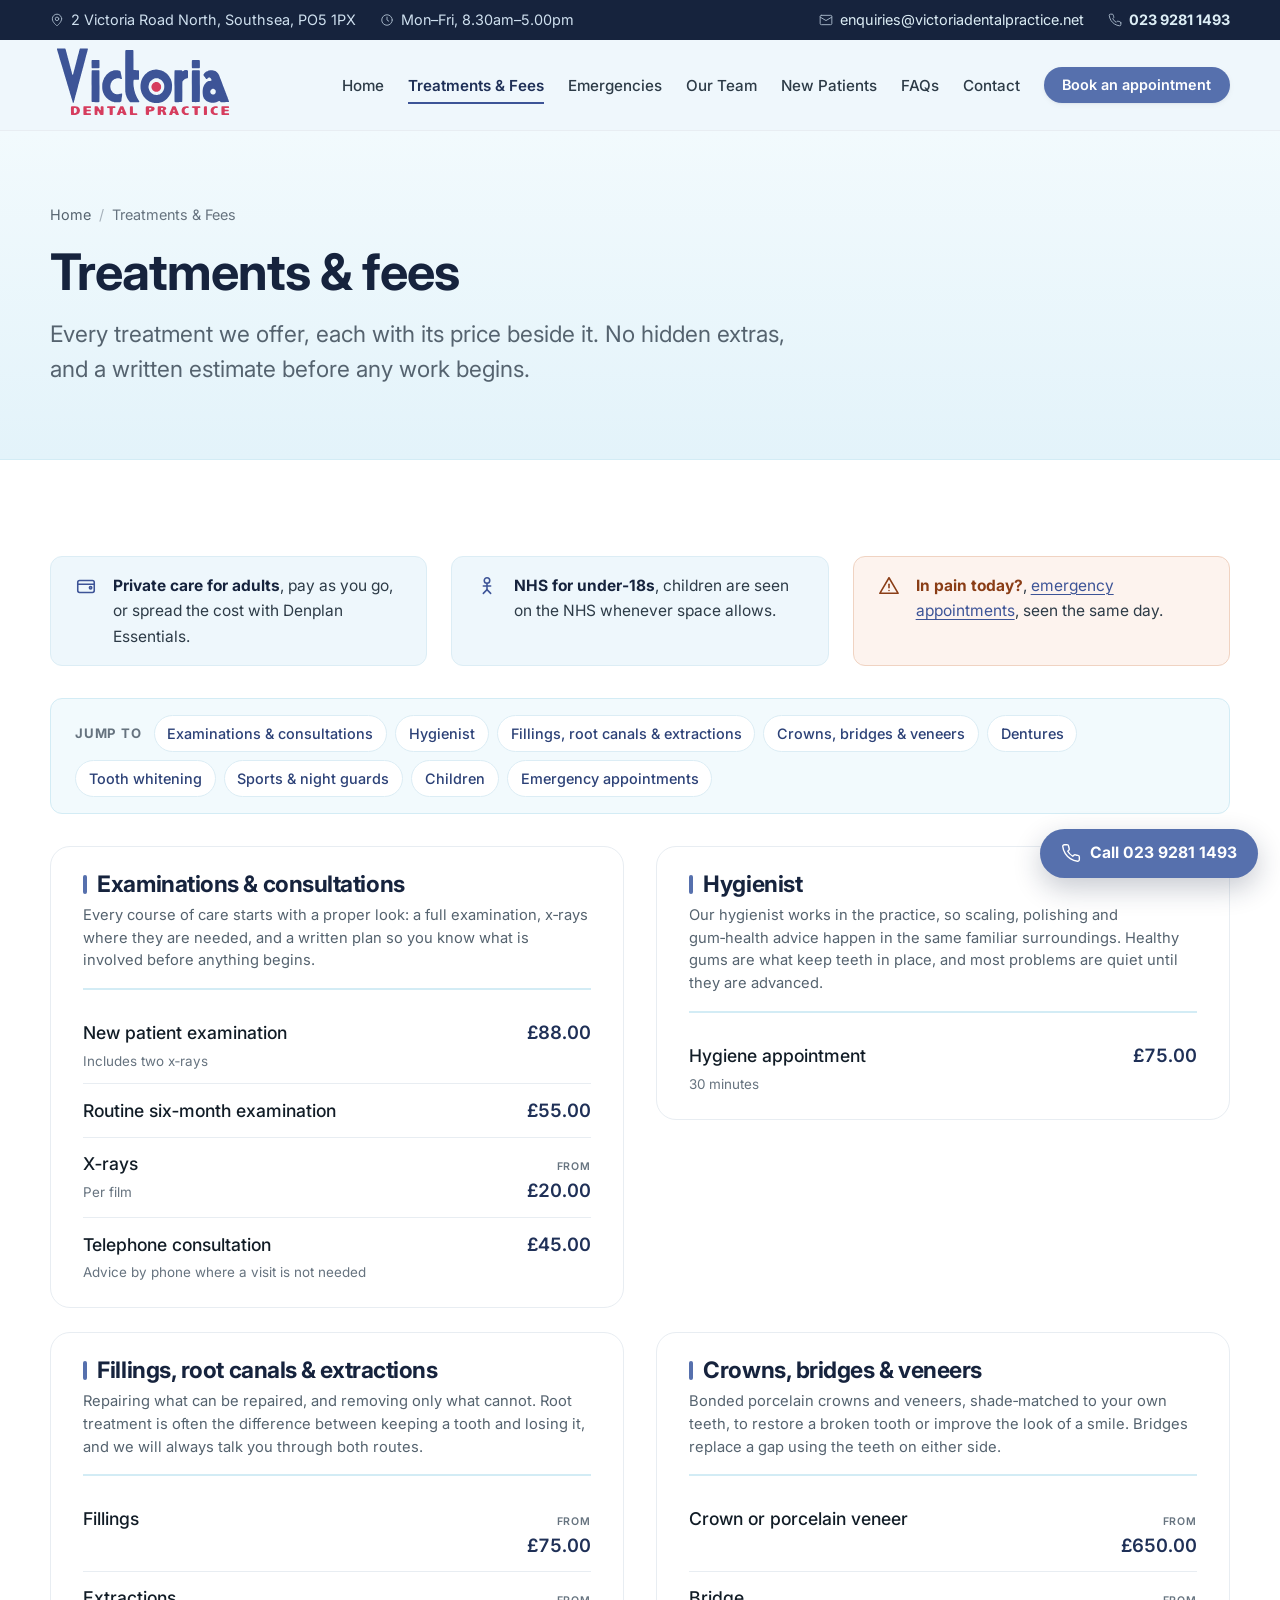
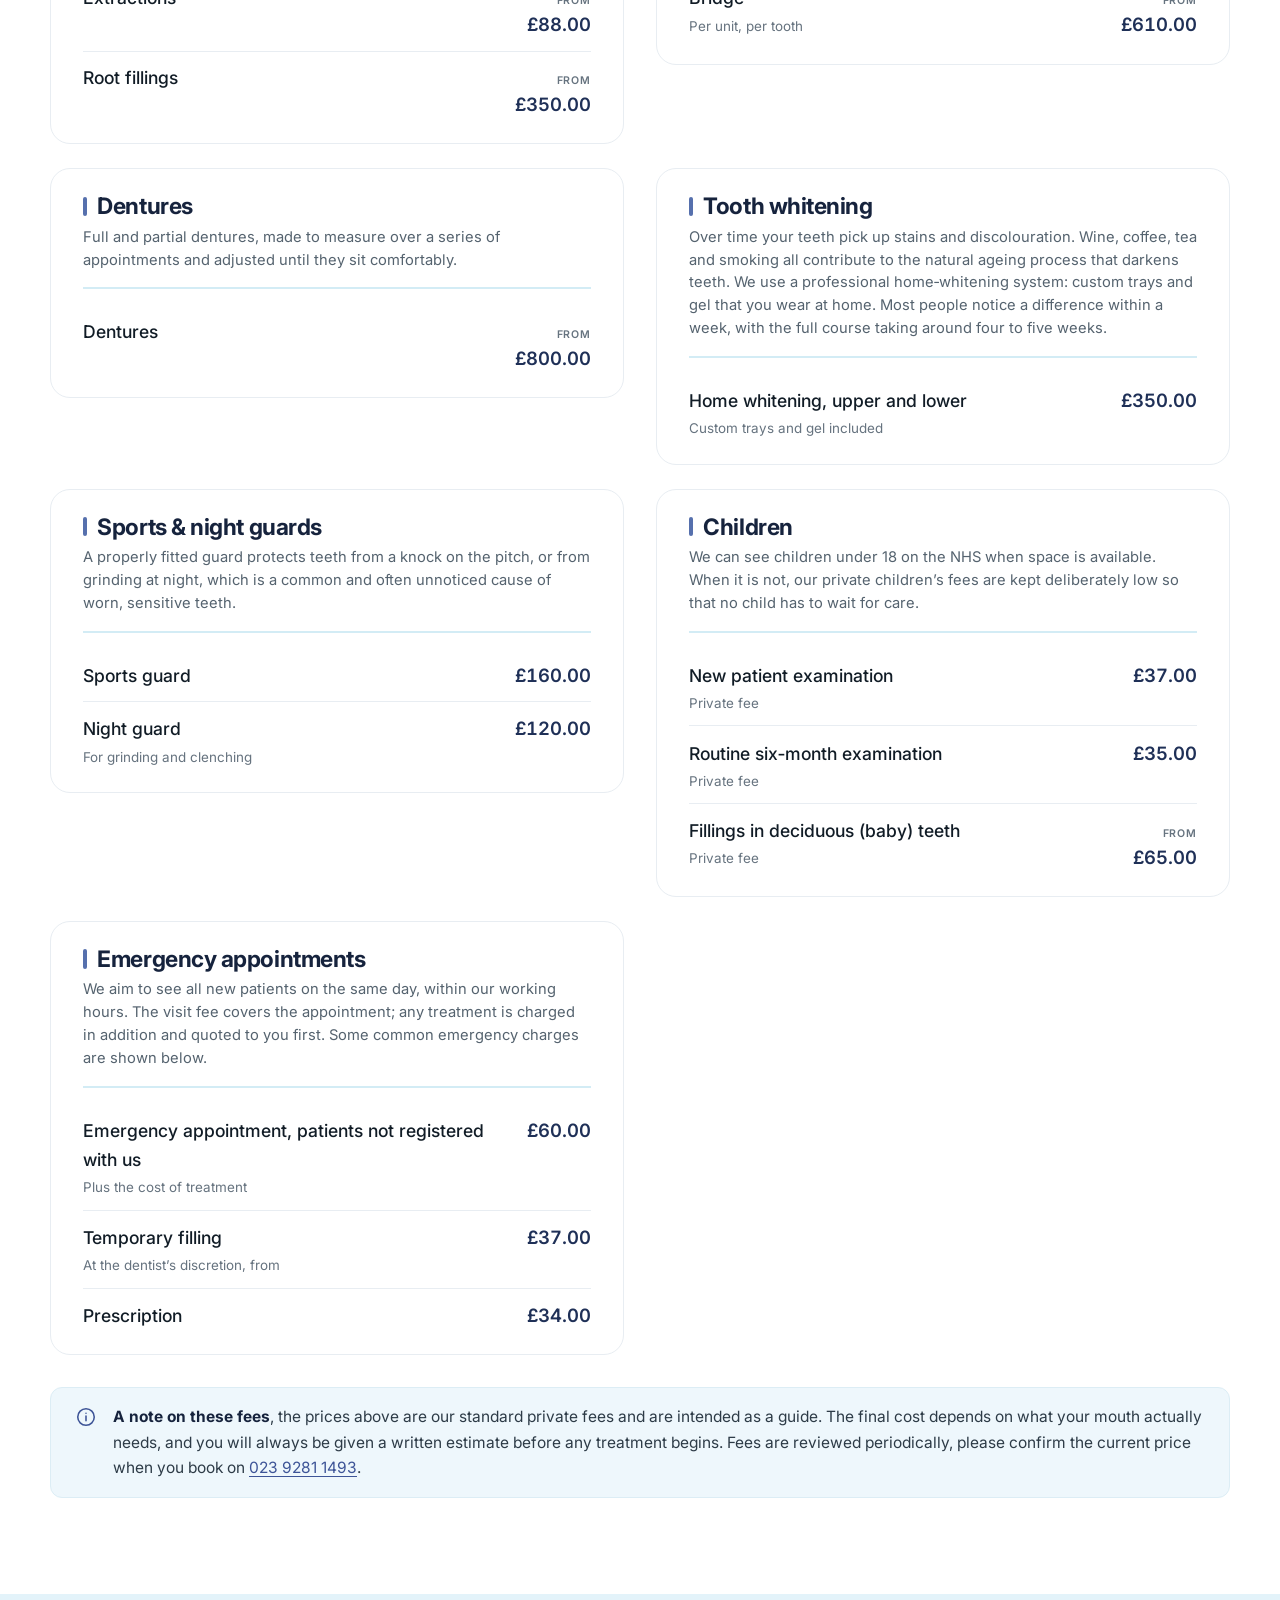
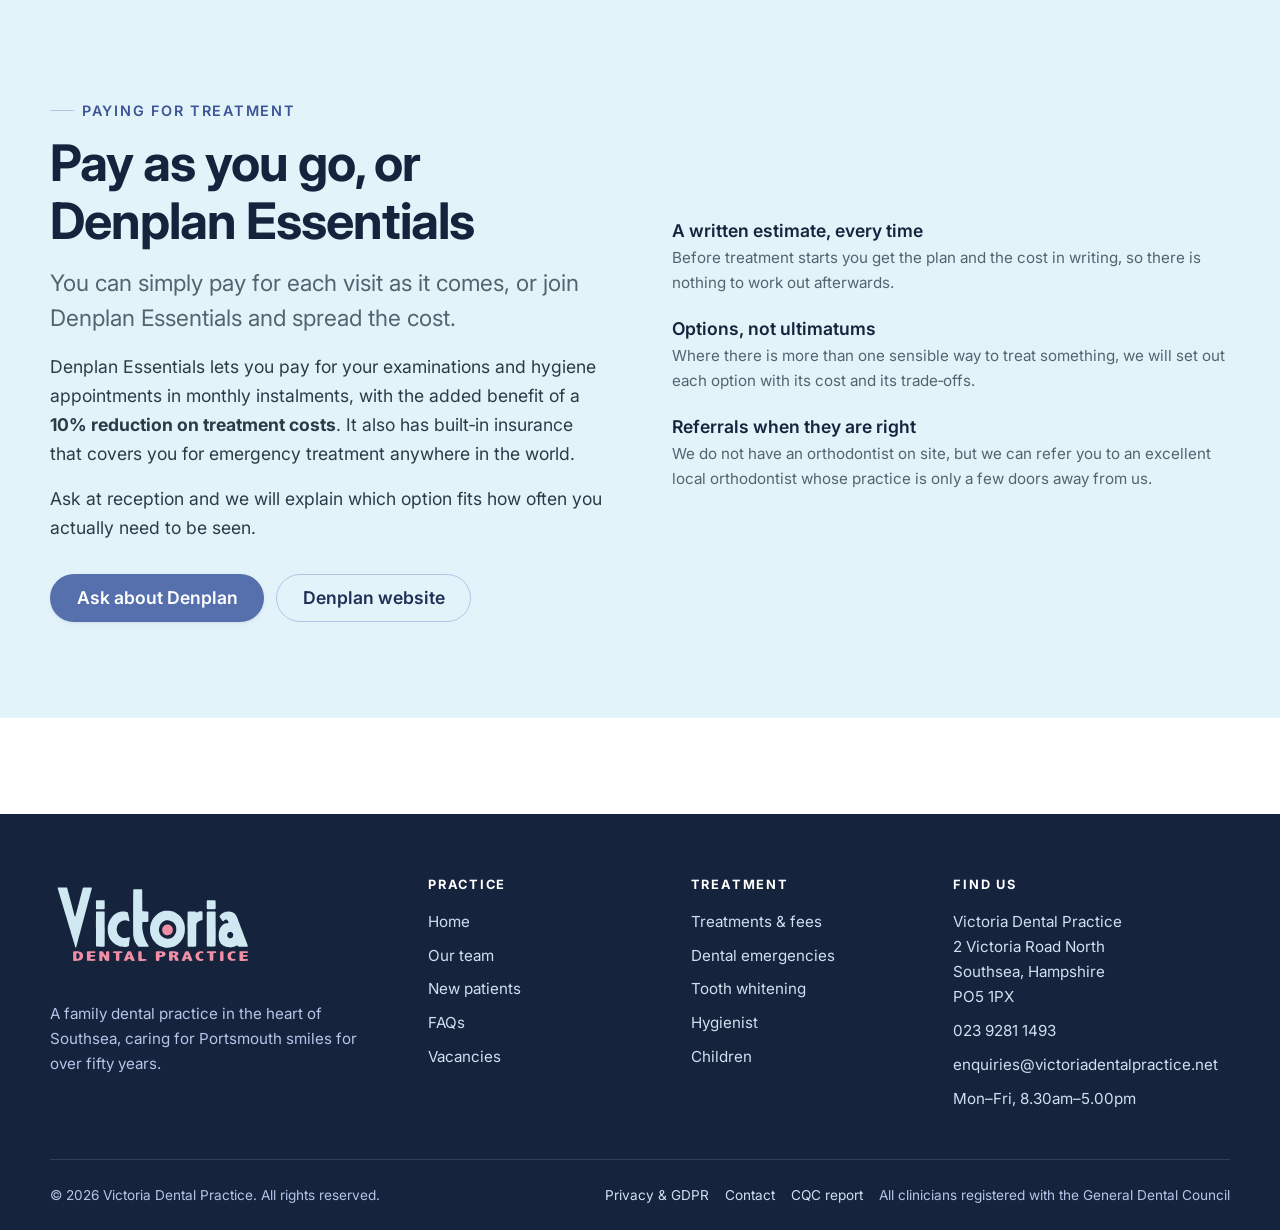
<file: treatments.html>
<!DOCTYPE html>
<html lang="en-GB">
<head>
<meta charset="utf-8">
<meta name="viewport" content="width=device-width, initial-scale=1">
<title>Dental Treatments &amp; Fees in Southsea | Victoria Dental Practice</title>
<meta name="description" content="Full private dental price list for Victoria Dental Practice, Southsea. Examinations from £55, hygiene £75, whitening £350, crowns from £650. Children's fees and NHS places when available.">
<link rel="canonical" href="https://www.victoriadentalpractice.net/treatments.html">
<meta name="theme-color" content="#1f3057">
<meta name="robots" content="index, follow, max-image-preview:large">

<meta property="og:type" content="website">
<meta property="og:site_name" content="Victoria Dental Practice">
<meta property="og:title" content="Dental Treatments &amp; Fees in Southsea | Victoria Dental Practice">
<meta property="og:description" content="Full private dental price list for Victoria Dental Practice, Southsea. Examinations from £55, hygiene £75, whitening £350, crowns from £650. Children's fees and NHS places when available.">
<meta property="og:url" content="https://www.victoriadentalpractice.net/treatments.html">
<meta property="og:locale" content="en_GB">
<meta property="og:image" content="https://www.victoriadentalpractice.net/og-image.png">
<meta name="twitter:card" content="summary_large_image">

<link rel="icon" href="favicon.svg" type="image/svg+xml">
<link rel="apple-touch-icon" href="favicon.svg">

<link rel="preconnect" href="https://fonts.googleapis.com">
<link rel="preconnect" href="https://fonts.gstatic.com" crossorigin>
<link rel="stylesheet" href="https://fonts.googleapis.com/css2?family=Inter:wght@400;500;600;700;800&display=swap">
<link rel="stylesheet" href="style.css?v=20260814d">
<noscript><style>.reveal{opacity:1 !important;transform:none !important;}</style></noscript>
<script type="application/ld+json">{"@context":"https://schema.org","@type":"WebPage","name":"Treatments and fees","about":{"@id":"https://www.victoriadentalpractice.net/#practice"}}</script><script type="application/ld+json">{"@context":"https://schema.org","@type":"BreadcrumbList","itemListElement":[{"@type":"ListItem","position":1,"name":"Home"},{"@type":"ListItem","position":2,"name":"Treatments & Fees","item":"https://www.victoriadentalpractice.net/treatments.html"}]}</script>
</head>
<body>
<a class="skip-link" href="#main">Skip to main content</a>

<div class="topbar">
  <div class="wrap topbar__inner">
    <ul class="topbar__list">
      <li class="topbar__item"><svg class="" width="24" height="24" viewBox="0 0 24 24" fill="none" stroke="currentColor" stroke-width="1.7" stroke-linecap="round" stroke-linejoin="round" aria-hidden="true"><path d="M20 10c0 6-8 12-8 12s-8-6-8-12a8 8 0 0 1 16 0z"/><circle cx="12" cy="10" r="3"/></svg><span>2 Victoria Road North, Southsea, PO5 1PX</span></li>
      <li class="topbar__item"><svg class="" width="24" height="24" viewBox="0 0 24 24" fill="none" stroke="currentColor" stroke-width="1.7" stroke-linecap="round" stroke-linejoin="round" aria-hidden="true"><circle cx="12" cy="12" r="9"/><path d="M12 7v5l3 2"/></svg><span>Mon&ndash;Fri, 8.30am&ndash;5.00pm</span></li>
    </ul>
    <ul class="topbar__list">
      <li class="topbar__item"><svg class="" width="24" height="24" viewBox="0 0 24 24" fill="none" stroke="currentColor" stroke-width="1.7" stroke-linecap="round" stroke-linejoin="round" aria-hidden="true"><rect x="2" y="4" width="20" height="16" rx="2"/><path d="m22 7-10 6L2 7"/></svg><a href="mailto:enquiries@victoriadentalpractice.net">enquiries@victoriadentalpractice.net</a></li>
      <li class="topbar__item"><svg class="" width="24" height="24" viewBox="0 0 24 24" fill="none" stroke="currentColor" stroke-width="1.7" stroke-linecap="round" stroke-linejoin="round" aria-hidden="true"><path d="M22 16.92v3a2 2 0 0 1-2.18 2 19.79 19.79 0 0 1-8.63-3.07 19.5 19.5 0 0 1-6-6 19.79 19.79 0 0 1-3.07-8.67A2 2 0 0 1 4.11 2h3a2 2 0 0 1 2 1.72c.13.96.36 1.9.7 2.81a2 2 0 0 1-.45 2.11L8.09 9.91a16 16 0 0 0 6 6l1.27-1.27a2 2 0 0 1 2.11-.45c.9.34 1.85.57 2.81.7A2 2 0 0 1 22 16.92z"/></svg><a href="tel:+442392811493"><strong>023 9281 1493</strong></a></li>
    </ul>
  </div>
</div>

<header class="site-header">
  <div class="wrap site-header__inner">
    <a class="brand" href="index.html">
      <svg class="brand__logo" width="190" height="90" xmlns="http://www.w3.org/2000/svg" viewBox="0 0 2140.000000 1016.000000" role="img" aria-label="Victoria Dental Practice">
  <g transform="translate(0.000000,1016.000000) scale(0.100000,-0.100000)" fill="var(--logo-word, #cfe8f1)"><path d="M775 9187 c-15 -12 -17 -22 -11 -76 4 -34 20 -95 36 -134 16 -40 31
-90 35 -112 10 -59 31 -128 49 -163 9 -18 23 -64 30 -105 8 -40 26 -101 39
-135 14 -33 32 -94 41 -134 9 -40 30 -111 46 -158 16 -47 34 -112 40 -145 7
-33 22 -83 36 -111 13 -28 32 -91 43 -140 11 -49 31 -116 45 -149 13 -33 27
-82 31 -110 4 -27 21 -83 37 -124 16 -41 36 -109 45 -150 8 -42 26 -101 38
-132 13 -30 35 -102 50 -160 14 -57 32 -116 41 -131 8 -15 21 -62 30 -104 8
-43 25 -102 38 -133 14 -31 34 -100 45 -154 12 -54 30 -115 40 -135 10 -20 29
-77 41 -127 12 -49 33 -117 45 -150 13 -33 28 -87 35 -120 6 -33 21 -82 32
-110 11 -27 31 -93 43 -145 13 -52 32 -116 44 -141 11 -26 27 -80 35 -120 8
-41 28 -108 44 -149 17 -41 36 -104 42 -140 6 -35 23 -92 36 -125 14 -33 34
-100 46 -150 11 -49 28 -106 38 -125 10 -19 25 -73 35 -120 9 -47 30 -114 45
-150 15 -36 35 -101 44 -145 9 -44 28 -107 41 -141 14 -34 30 -86 35 -115 6
-30 24 -90 40 -134 15 -44 37 -116 48 -160 10 -44 28 -102 40 -130 11 -27 25
-75 30 -106 6 -32 24 -91 40 -132 17 -41 33 -96 37 -123 4 -27 13 -72 21 -100
11 -41 20 -54 44 -64 16 -7 36 -10 44 -7 24 9 45 60 57 139 6 40 24 106 40
147 16 41 34 108 40 150 6 42 23 115 39 162 17 47 36 121 45 164 8 44 26 109
40 145 13 36 31 106 39 157 8 50 24 109 34 130 11 21 27 79 36 128 10 50 30
126 46 170 15 44 34 112 41 150 6 39 25 110 41 158 16 49 35 128 44 175 8 48
25 112 38 142 14 30 30 84 36 120 6 36 26 115 44 175 19 61 39 139 46 175 6
36 22 92 34 125 13 33 29 92 36 130 7 39 25 107 41 153 16 46 34 115 40 155 6
40 22 99 35 132 13 33 31 101 40 150 8 50 26 117 38 150 23 60 36 109 56 220
6 33 20 83 31 110 11 28 31 95 44 150 13 55 33 127 44 160 11 33 28 102 37
154 9 52 25 112 35 135 10 23 27 86 38 142 12 56 32 130 45 165 13 35 29 98
36 139 7 41 26 113 42 159 16 46 36 122 43 170 8 48 26 113 39 144 14 30 30
86 36 124 6 37 22 97 35 133 13 36 31 101 40 145 8 44 27 116 41 161 14 45 24
90 22 100 -8 42 -31 44 -470 42 -483 -3 -449 4 -473 -109 -7 -35 -26 -103 -43
-150 -16 -47 -33 -114 -37 -150 -4 -35 -16 -86 -27 -114 -10 -27 -34 -113 -53
-190 -18 -77 -42 -165 -53 -195 -10 -30 -23 -82 -27 -115 -4 -33 -18 -87 -30
-120 -13 -33 -33 -107 -45 -165 -12 -58 -32 -136 -45 -175 -13 -38 -31 -108
-39 -155 -8 -47 -26 -116 -40 -153 -14 -38 -31 -99 -37 -135 -6 -37 -24 -103
-39 -148 -15 -44 -31 -100 -34 -125 -12 -76 -27 -142 -42 -183 -8 -21 -28 -93
-44 -160 -16 -67 -36 -138 -45 -160 -9 -21 -23 -79 -31 -128 -18 -111 -37
-160 -59 -152 -8 4 -31 34 -49 68 -25 45 -39 87 -51 160 -9 54 -30 134 -46
178 -16 44 -29 91 -29 106 0 35 -32 152 -58 217 -11 28 -25 86 -32 130 -7 44
-24 111 -40 150 -15 38 -33 105 -39 148 -7 44 -25 116 -41 160 -15 45 -35 120
-45 166 -9 47 -23 98 -32 115 -9 17 -26 81 -38 142 -13 61 -28 121 -34 131
-13 25 -47 154 -55 213 -4 24 -18 76 -31 115 -13 38 -33 117 -45 174 -12 57
-28 117 -36 133 -8 15 -19 47 -23 71 -31 148 -45 206 -61 237 -10 19 -21 55
-25 79 -4 25 -17 54 -31 68 -23 23 -23 23 -467 23 -355 0 -447 -3 -462 -13z
M8523 9001 c-21 -13 -36 -33 -43 -58 -16 -56 -9 -4644 7 -4693 7 -19 19 -89
27 -156 11 -92 22 -136 45 -185 16 -35 38 -91 49 -124 27 -84 82 -202 120
-260 18 -27 32 -53 32 -58 0 -5 17 -31 38 -57 20 -26 45 -61 54 -77 34 -54
103 -133 143 -160 40 -28 40 -28 538 -28 538 0 508 -3 523 52 10 36 -3 67 -51
125 -25 30 -45 60 -45 65 0 6 -15 33 -34 60 -19 27 -45 72 -59 99 -14 28 -33
56 -41 63 -9 8 -16 21 -16 30 0 10 -16 44 -36 77 -20 32 -43 82 -51 109 -8 28
-28 75 -43 105 -16 30 -33 74 -39 96 -6 23 -24 70 -40 105 -15 35 -36 105 -46
154 -10 50 -26 106 -35 125 -17 34 -24 69 -55 250 -7 47 -20 121 -29 166 -36
195 -48 722 -18 796 6 15 20 31 30 37 11 6 126 12 269 14 278 4 295 7 307 68
11 56 7 913 -5 947 -21 60 -32 62 -309 62 -150 0 -259 4 -270 10 -11 6 -24 27
-30 48 -6 24 -10 392 -10 1087 0 980 -1 1052 -18 1085 -17 35 -17 35 -422 38
-387 2 -406 1 -437 -17z M4690 7868 c-19 -31 -20 -52 -20 -429 0 -403 4 -450
38 -465 9 -3 197 -6 417 -5 379 2 401 3 419 21 19 19 20 36 20 432 0 421 -2
446 -38 470 -6 4 -192 8 -414 8 -402 0 -402 0 -422 -32z M16033 7881 c-17 -11
-34 -30 -38 -42 -13 -39 -9 -781 3 -811 6 -15 23 -35 39 -45 25 -17 58 -18
408 -18 437 0 424 -2 444 82 8 33 11 164 9 415 -3 368 -3 368 -36 400 -32 33
-32 33 -415 36 -364 2 -384 1 -414 -17z M11780 6810 c-131 -9 -233 -26 -270
-45 -14 -7 -65 -25 -113 -39 -48 -14 -100 -34 -115 -44 -15 -11 -43 -25 -63
-31 -21 -7 -61 -29 -90 -50 -30 -21 -64 -41 -76 -45 -13 -4 -29 -13 -35 -20
-7 -6 -35 -27 -61 -45 -71 -49 -334 -316 -364 -370 -7 -13 -24 -37 -38 -55
-56 -68 -99 -132 -117 -174 -11 -25 -33 -65 -48 -89 -16 -25 -32 -59 -36 -77
-3 -17 -19 -56 -34 -86 -42 -84 -109 -367 -121 -512 -12 -132 -5 -431 12 -538
6 -36 21 -98 35 -138 13 -40 24 -80 24 -90 0 -36 31 -135 51 -163 11 -16 26
-50 34 -76 8 -26 28 -70 46 -97 17 -27 34 -59 39 -71 8 -22 103 -165 135 -204
47 -57 190 -217 204 -229 9 -7 32 -26 51 -43 139 -121 345 -255 444 -289 28
-9 70 -27 91 -38 22 -11 89 -32 149 -46 60 -15 114 -30 120 -35 19 -16 226
-30 406 -27 156 3 189 7 305 35 181 44 233 59 285 85 25 13 63 29 85 36 22 7
58 25 80 40 22 15 55 35 74 45 19 9 44 26 55 37 12 11 35 27 51 35 29 15 114
87 207 175 50 48 181 202 233 276 19 26 47 72 64 102 16 30 41 70 55 89 14 19
26 40 26 47 0 6 14 38 32 70 54 103 114 305 138 470 24 167 35 481 20 579 -5
33 -17 114 -26 180 -10 74 -25 140 -39 172 -13 29 -33 87 -45 129 -11 42 -29
89 -39 103 -10 14 -27 47 -38 72 -11 25 -34 65 -52 89 -17 24 -31 49 -31 56 0
6 -16 31 -36 55 -19 23 -44 59 -54 78 -17 33 -48 69 -198 226 -29 30 -66 62
-83 70 -16 9 -29 19 -29 24 0 14 -301 221 -323 221 -5 0 -37 14 -71 31 -142
73 -344 125 -533 139 -151 11 -201 11 -373 0z m293 -980 c83 -6 130 -15 155
-28 20 -10 60 -27 89 -36 29 -10 68 -28 88 -42 20 -13 53 -33 73 -43 53 -28
191 -159 233 -222 135 -204 163 -296 164 -539 0 -201 -24 -311 -97 -455 -28
-55 -61 -111 -73 -125 -12 -14 -27 -33 -32 -43 -20 -38 -189 -200 -223 -215
-19 -8 -53 -27 -75 -42 -40 -29 -148 -58 -301 -82 -65 -11 -86 -9 -225 17
-132 25 -166 36 -239 74 -47 24 -102 59 -123 77 -20 19 -41 34 -46 34 -10 0
-116 105 -157 156 -52 66 -113 190 -134 271 -11 43 -26 103 -35 133 -24 86
-20 236 9 344 14 50 32 120 41 155 9 35 24 76 34 90 10 14 26 48 36 74 10 26
26 53 35 60 9 7 27 28 40 47 40 57 160 168 239 221 41 27 78 49 83 49 5 0 40
13 78 30 109 48 174 55 363 40z M15275 6763 c-63 -15 -188 -54 -208 -64 -12
-7 -37 -25 -56 -41 -18 -16 -40 -27 -48 -24 -8 3 -18 6 -22 6 -3 0 -15 15 -25
34 -10 18 -30 39 -44 46 -19 9 -138 14 -413 18 -385 5 -385 5 -407 -23 -22
-28 -22 -28 -22 -1760 0 -1199 3 -1741 11 -1763 18 -53 33 -55 431 -50 405 4
414 6 435 68 9 26 12 314 12 1151 1 1116 1 1116 44 1170 44 58 124 137 179
180 64 49 220 118 303 134 43 8 86 22 95 30 13 14 15 71 18 414 3 399 3 399
-23 429 -20 24 -38 32 -88 41 -64 11 -135 13 -172 4z M18130 6744 c-171 -20
-211 -27 -255 -41 -27 -9 -59 -22 -70 -29 -11 -7 -49 -22 -83 -33 -35 -11 -79
-33 -97 -48 -18 -16 -66 -53 -105 -83 -40 -30 -81 -66 -92 -80 -11 -14 -40
-47 -65 -73 -44 -46 -72 -101 -72 -142 -1 -11 15 -42 34 -70 20 -27 51 -74 70
-102 19 -29 38 -53 43 -53 5 0 19 -19 32 -42 13 -24 41 -65 62 -91 21 -27 38
-53 38 -58 0 -16 64 -49 96 -49 20 0 39 9 55 26 13 14 57 51 98 82 66 50 80
56 131 60 43 3 66 -1 97 -17 75 -38 163 -183 163 -268 0 -36 -28 -82 -53 -87
-12 -3 -65 -7 -117 -10 -136 -7 -184 -19 -282 -69 -102 -52 -154 -93 -226
-179 -98 -116 -122 -149 -142 -196 -12 -25 -27 -53 -34 -62 -7 -8 -24 -46 -36
-85 -13 -38 -29 -79 -37 -91 -36 -57 -79 -378 -77 -594 0 -58 10 -181 21 -273
18 -136 28 -181 52 -235 17 -37 35 -86 41 -109 6 -23 15 -45 20 -48 6 -4 28
-33 50 -65 52 -77 189 -213 248 -247 26 -14 54 -32 62 -39 8 -6 40 -22 70 -34
30 -12 84 -35 120 -51 38 -17 116 -37 185 -50 277 -48 308 -48 550 -4 97 17
158 34 200 55 33 16 76 36 95 44 19 8 54 29 77 47 36 27 46 31 79 24 24 -4 50
-19 69 -39 16 -17 55 -46 86 -64 56 -31 56 -31 468 -30 228 1 424 3 438 6 25
5 53 47 53 82 0 11 -13 44 -29 73 -16 28 -32 70 -36 92 -4 22 -22 72 -41 111
-19 39 -38 92 -43 117 -4 25 -19 65 -33 89 -14 23 -35 76 -47 115 -12 40 -30
87 -41 105 -10 18 -27 65 -38 103 -11 39 -29 86 -40 105 -11 19 -32 73 -46
120 -14 47 -33 95 -42 108 -8 12 -24 54 -35 93 -11 39 -30 92 -43 117 -13 26
-27 63 -31 82 -4 19 -22 67 -40 105 -19 39 -39 93 -46 120 -6 28 -21 68 -32
90 -20 38 -57 138 -116 310 -16 44 -39 103 -53 130 -14 28 -31 75 -38 105 -7
30 -24 77 -37 104 -14 27 -32 72 -40 100 -8 28 -27 73 -41 101 -13 27 -33 77
-42 110 -10 33 -29 85 -43 115 -14 30 -30 74 -37 97 -6 24 -23 64 -39 90 -16
27 -41 68 -55 93 -59 98 -169 230 -192 230 -5 0 -25 13 -45 29 -20 16 -79 50
-133 76 -75 35 -119 49 -194 60 -109 17 -239 25 -292 19z m347 -2110 c26 -9
76 -38 109 -65 46 -36 67 -62 84 -101 20 -47 22 -61 15 -153 -4 -55 -13 -113
-19 -130 -46 -109 -203 -196 -320 -179 -136 21 -259 150 -273 288 -5 48 -1 69
32 156 21 55 41 100 44 100 4 0 26 16 50 36 23 20 61 42 84 50 58 18 137 17
194 -2z M4696 6719 c-21 -17 -21 -17 -24 -1746 -2 -1215 0 -1739 8 -1765 6
-21 21 -43 33 -50 17 -10 115 -13 408 -13 367 0 388 1 408 19 12 11 25 35 30
55 5 20 8 787 7 1754 -1 1719 -1 1719 -30 1743 -29 25 -29 25 -423 23 -358 -2
-397 -4 -417 -20z M7400 6734 c-218 -18 -279 -27 -330 -50 -30 -13 -76 -28
-103 -34 -56 -12 -213 -89 -278 -136 -26 -19 -50 -34 -54 -34 -4 0 -24 -15
-44 -32 -20 -18 -57 -49 -81 -68 -78 -61 -194 -188 -239 -262 -12 -21 -28 -41
-36 -45 -7 -5 -24 -30 -38 -58 -14 -27 -34 -59 -44 -70 -25 -27 -97 -160 -113
-210 -7 -22 -25 -65 -41 -95 -15 -30 -35 -91 -44 -135 -10 -44 -26 -100 -35
-125 -29 -70 -40 -165 -47 -378 -7 -224 7 -422 37 -534 11 -40 29 -106 40
-147 10 -41 33 -108 51 -150 17 -42 39 -94 47 -116 9 -22 21 -47 28 -55 6 -8
21 -34 33 -58 21 -41 74 -119 139 -202 65 -84 243 -248 362 -334 120 -86 356
-200 449 -216 35 -6 87 -20 115 -30 76 -28 188 -40 376 -40 192 0 307 13 362
41 20 10 44 19 52 19 8 0 28 11 44 24 28 25 29 26 41 198 7 95 21 210 31 254
11 45 26 150 34 233 13 138 11 199 -8 230 -11 17 -45 13 -80 -8 -17 -10 -65
-24 -106 -31 -41 -7 -90 -18 -107 -26 -18 -7 -77 -18 -131 -24 -108 -13 -156
-7 -316 35 -68 19 -108 37 -170 79 -91 61 -131 92 -159 121 -28 31 -102 135
-126 180 -12 22 -31 54 -42 71 -10 17 -28 71 -39 120 -11 49 -28 121 -36 159
-20 88 -13 203 22 332 13 51 24 101 24 110 0 10 12 38 25 63 14 25 35 65 46
90 19 40 103 154 142 191 40 39 86 78 113 95 16 10 45 30 64 45 19 15 46 30
60 34 14 4 52 20 86 36 43 20 89 31 165 39 148 17 273 2 374 -44 28 -13 77
-27 107 -31 50 -6 57 -5 67 13 16 30 13 65 -10 123 -11 29 -29 118 -40 198
-11 80 -31 184 -45 231 -13 47 -30 128 -36 180 -11 85 -15 98 -45 131 -47 52
-107 78 -205 90 -99 12 -245 18 -308 13z M16043 6725 c-17 -7 -36 -23 -43 -34
-8 -16 -11 -486 -10 -1743 0 -1637 1 -1723 18 -1752 10 -18 32 -36 52 -43 46
-16 712 -15 761 1 23 8 41 24 56 51 23 40 23 40 22 1740 -1 935 -4 1711 -8
1724 -3 13 -18 33 -33 44 -25 19 -46 20 -405 22 -296 2 -386 0 -410 -10z"/></g>
  <g transform="translate(0.000000,1016.000000) scale(0.100000,-0.100000)" fill="var(--logo-sub, #738bc4)"><path d="M11893 5410 c-24 -5 -57 -16 -75 -24 -18 -9 -53 -22 -77 -31 -57 -20
-133 -78 -193 -149 -36 -40 -57 -79 -84 -153 -31 -86 -36 -109 -36 -191 0 -79
5 -106 34 -188 28 -82 43 -108 98 -172 62 -71 99 -99 210 -154 38 -19 65 -23
177 -26 74 -2 154 1 183 7 68 15 194 92 249 153 48 53 66 81 109 168 26 53 27
61 27 215 0 160 0 160 -48 247 -36 65 -67 104 -118 151 -78 71 -81 73 -193
117 -86 33 -191 45 -263 30z M15305 2683 c-57 -13 -194 -57 -220 -71 -71 -36
-136 -95 -179 -161 -55 -86 -65 -122 -69 -242 -3 -146 7 -198 58 -274 40 -61
139 -165 158 -165 4 0 42 -17 85 -37 77 -38 77 -38 232 -41 186 -4 226 5 252
58 25 49 24 122 -2 145 -12 11 -28 15 -42 12 -13 -3 -43 -11 -68 -17 -53 -13
-118 -6 -180 21 -61 27 -77 44 -118 124 -32 64 -35 77 -34 150 1 68 6 90 32
147 23 50 45 78 82 107 59 48 102 56 233 47 87 -7 94 -6 104 13 6 11 11 40 11
64 0 66 -25 92 -110 111 -65 15 -180 20 -225 9z M18575 2683 c-107 -25 -218
-69 -276 -109 -90 -61 -157 -159 -175 -253 -30 -150 -9 -320 48 -398 61 -83
120 -132 218 -181 95 -47 95 -47 265 -47 188 0 226 8 243 53 18 46 22 79 16
111 -10 47 -31 53 -114 35 -60 -14 -81 -15 -124 -5 -101 23 -128 42 -176 122
-42 70 -45 79 -48 162 -4 84 -2 91 29 154 20 38 54 83 82 109 57 51 96 60 232
50 111 -8 120 -1 120 81 0 45 -4 58 -23 74 -39 31 -118 49 -211 48 -47 -1 -95
-3 -106 -6z M2386 2663 c-45 -24 -47 -42 -44 -500 3 -399 4 -434 21 -450 15
-15 40 -18 175 -21 86 -2 204 1 262 7 192 20 394 106 443 189 10 17 22 32 26
32 15 0 41 62 65 157 14 56 26 112 26 125 0 13 -13 73 -28 134 -25 97 -34 118
-70 159 -22 25 -65 64 -95 85 -45 32 -72 42 -153 59 -136 27 -219 34 -427 35
-122 1 -185 -3 -201 -11z m469 -192 c41 -19 125 -112 137 -154 10 -35 9 -199
-2 -237 -16 -57 -98 -150 -150 -171 -51 -20 -102 -24 -130 -9 -34 18 -40 65
-39 289 1 119 4 229 8 246 3 17 16 35 31 42 36 18 98 16 145 -6z M3819 2669
c-17 -4 -40 -16 -52 -27 -19 -20 -20 -32 -18 -462 1 -243 4 -447 7 -455 3 -8
28 -18 55 -24 64 -14 718 -15 754 -1 14 5 30 22 36 37 13 36 3 95 -22 122 -19
20 -29 21 -220 21 -201 0 -201 0 -230 29 -26 26 -29 36 -29 89 0 50 4 66 26
91 26 31 26 31 187 31 175 0 234 9 254 36 17 24 16 84 -3 109 -14 19 -30 20
-215 25 -201 5 -201 5 -225 33 -33 39 -34 114 -1 145 22 21 32 22 231 22 207
0 207 0 233 26 23 23 25 31 19 72 -12 88 4 85 -400 86 -195 1 -369 -2 -387 -5z
M5082 2670 c-74 -11 -71 9 -72 -492 0 -381 2 -449 15 -461 17 -17 163 -33 226
-24 22 3 49 13 60 23 18 16 19 32 19 215 0 167 2 200 16 213 18 18 22 16 81
-31 29 -23 46 -47 58 -82 8 -27 29 -66 45 -87 16 -22 30 -44 30 -49 0 -17 39
-85 80 -140 39 -53 39 -53 125 -60 99 -8 216 1 241 19 15 11 17 53 19 447 1
253 -2 446 -8 462 -5 15 -17 32 -27 37 -28 15 -201 23 -232 11 -16 -6 -37 -25
-47 -42 -17 -28 -18 -46 -14 -192 4 -132 2 -166 -9 -181 -31 -40 -106 7 -134
82 -10 26 -28 61 -40 77 -13 17 -32 51 -43 77 -24 56 -93 153 -119 166 -21 12
-213 20 -270 12z M6460 2664 c-35 -15 -60 -51 -60 -85 0 -69 23 -81 164 -89
158 -8 146 25 146 -401 0 -407 -7 -382 105 -394 65 -7 178 -1 211 12 8 3 20
17 25 30 5 13 9 177 9 364 0 340 0 340 25 364 22 23 32 25 107 25 138 0 178
20 178 89 0 44 -9 60 -43 78 -26 13 -88 15 -435 17 -285 1 -413 -2 -432 -10z
M7960 2671 c-20 -4 -41 -10 -47 -14 -18 -12 -90 -149 -103 -197 -6 -25 -25
-68 -40 -97 -16 -28 -35 -73 -41 -100 -6 -26 -24 -70 -39 -98 -15 -27 -35 -77
-44 -110 -10 -33 -27 -75 -38 -93 -19 -31 -72 -168 -85 -219 -9 -37 28 -48
167 -48 74 1 133 5 146 12 13 8 26 33 37 73 20 72 50 103 110 119 42 10 148 8
186 -4 23 -7 75 -79 101 -139 13 -30 28 -50 45 -56 15 -6 72 -10 128 -10 99 0
171 12 182 30 7 12 -48 176 -78 230 -14 25 -28 61 -32 80 -4 19 -20 60 -36 90
-16 30 -38 82 -49 114 -11 33 -29 75 -40 93 -10 18 -26 54 -34 80 -11 40 -63
159 -95 223 -15 30 -65 43 -166 46 -55 2 -116 0 -135 -5z m144 -383 c8 -13 22
-56 31 -96 15 -66 15 -75 1 -97 -19 -29 -48 -39 -92 -30 -41 7 -74 37 -74 66
0 11 14 48 31 82 49 99 75 118 103 75z M9035 2667 c-38 -21 -41 -58 -40 -505
2 -392 3 -435 19 -450 15 -15 53 -17 349 -20 183 -2 356 -1 384 3 65 8 92 29
100 77 5 33 2 41 -30 73 -35 35 -35 35 -211 35 -185 0 -210 5 -249 48 -16 18
-18 49 -20 355 -2 337 -2 337 -29 363 -25 25 -31 27 -141 28 -64 2 -123 -2
-132 -7z M10861 2667 c-16 -4 -39 -19 -50 -33 -20 -26 -21 -38 -21 -450 0
-237 4 -433 9 -447 14 -37 88 -51 215 -43 140 9 136 3 136 193 0 147 1 155 23
177 21 21 35 23 153 28 122 5 135 8 237 48 96 38 112 48 151 94 24 28 48 60
53 71 19 37 24 96 13 149 -9 43 -20 61 -63 104 -61 60 -99 75 -245 98 -115 17
-556 26 -611 11z m530 -203 c27 -27 38 -106 18 -131 -35 -42 -163 -76 -214
-57 -25 10 -45 58 -45 109 0 88 25 106 142 102 64 -2 81 -6 99 -23z M12224
2672 c-10 -1 -29 -5 -42 -8 -47 -10 -49 -37 -47 -494 1 -234 5 -433 9 -443 5
-9 20 -20 35 -24 43 -12 264 -9 287 5 29 15 34 50 34 213 0 137 0 138 26 158
28 22 54 21 106 -6 33 -16 51 -49 68 -123 7 -30 26 -96 42 -146 23 -72 35 -94
54 -103 30 -13 213 -14 268 -2 59 14 63 22 39 93 -12 35 -27 86 -33 113 -15
66 -58 138 -119 203 -71 73 -67 109 16 141 17 7 50 31 72 53 80 81 78 201 -4
277 -50 46 -76 55 -250 82 -107 17 -167 20 -336 17 -113 -2 -214 -4 -225 -6z
m465 -193 c18 -6 38 -24 46 -40 16 -30 19 -77 7 -95 -11 -17 -103 -71 -134
-78 -65 -15 -108 35 -108 128 0 47 4 57 26 75 30 24 109 29 163 10z M13853
2673 c-24 -5 -80 -67 -106 -118 -8 -16 -18 -46 -22 -65 -4 -19 -20 -57 -35
-85 -16 -27 -35 -73 -43 -101 -8 -28 -26 -73 -40 -100 -14 -27 -32 -71 -40
-99 -8 -27 -29 -76 -46 -109 -17 -32 -31 -65 -31 -74 0 -9 -16 -49 -36 -89
-45 -91 -43 -123 6 -136 19 -5 84 -7 143 -5 131 5 153 18 180 99 9 29 27 64
40 76 29 29 114 46 194 37 73 -7 94 -23 119 -91 41 -112 73 -127 252 -121 138
4 147 10 128 91 -7 29 -27 79 -44 112 -17 33 -36 80 -42 105 -6 25 -22 61 -35
81 -13 20 -31 63 -40 95 -10 33 -28 78 -42 102 -13 24 -31 66 -40 95 -8 29
-27 75 -43 102 -15 28 -31 66 -35 85 -18 89 -58 111 -209 114 -61 2 -121 1
-133 -1z m171 -411 c18 -35 31 -122 22 -155 -3 -15 -18 -30 -36 -37 -33 -14
-93 -8 -116 11 -29 24 -9 145 32 190 10 11 30 19 50 19 27 0 37 -6 48 -28z
M16062 2668 c-58 -15 -90 -86 -62 -138 14 -26 70 -40 163 -40 69 0 81 -3 102
-25 25 -24 25 -24 25 -373 0 -329 1 -351 19 -373 19 -23 24 -24 158 -24 90 0
145 4 159 12 12 7 24 27 28 44 3 17 6 182 6 365 0 402 -10 374 130 374 105 0
155 16 170 55 16 41 -1 87 -39 109 -31 18 -57 19 -430 21 -219 0 -411 -3 -429
-7z M17415 2665 c-22 -8 -45 -22 -52 -32 -10 -13 -13 -118 -13 -455 0 -504 -7
-471 96 -484 81 -10 214 3 236 23 17 15 18 44 16 466 -3 450 -3 450 -29 469
-21 16 -46 21 -120 23 -63 2 -107 -1 -134 -10z M19408 2672 c-81 -5 -78 16
-78 -494 0 -381 2 -449 15 -461 22 -23 143 -29 497 -25 348 3 345 3 349 63 5
56 -1 81 -21 103 -20 21 -28 22 -217 22 -187 0 -198 1 -229 22 -54 37 -67 87
-40 151 25 61 46 67 225 67 88 0 170 4 183 9 37 15 68 50 68 77 0 15 -12 38
-29 55 -29 29 -29 29 -196 29 -221 0 -258 16 -258 114 0 31 6 45 27 63 26 22
32 23 234 23 225 0 243 4 256 55 8 31 -9 98 -28 114 -10 8 -116 12 -363 14
-191 1 -369 1 -395 -1z"/></g>
</svg>
    </a>

    <button class="nav-toggle" type="button" aria-expanded="false"
            aria-controls="primary-nav" aria-label="Menu">
      <svg class="icon-open" width="24" height="24" viewBox="0 0 24 24" fill="none" stroke="currentColor" stroke-width="1.7" stroke-linecap="round" stroke-linejoin="round" aria-hidden="true"><path d="M4 7h16M4 12h16M4 17h16"/></svg><svg class="icon-close" width="24" height="24" viewBox="0 0 24 24" fill="none" stroke="currentColor" stroke-width="1.7" stroke-linecap="round" stroke-linejoin="round" aria-hidden="true"><path d="m6 6 12 12M18 6 6 18"/></svg>
    </button>

    <nav class="nav" id="primary-nav" aria-label="Primary">
      <ul class="nav__list">
        <li><a class="nav__link" href="index.html">Home</a></li>
        <li><a class="nav__link" href="treatments.html" aria-current="page">Treatments &amp; Fees</a></li>
        <li><a class="nav__link" href="emergencies.html">Emergencies</a></li>
        <li><a class="nav__link" href="team.html">Our Team</a></li>
        <li><a class="nav__link" href="new-patients.html">New Patients</a></li>
        <li><a class="nav__link" href="faqs.html">FAQs</a></li>
        <li><a class="nav__link" href="contact.html">Contact</a></li>
        </ul>
      <a class="btn btn--primary btn--sm" href="book.html">Book an appointment</a>
    </nav>
  </div>
</header>

<main id="main">

<section class="page-head">
  <div class="wrap">
    <nav class="breadcrumb" aria-label="Breadcrumb"><ol><li><a href="index.html">Home</a></li><li>Treatments &amp; Fees</li></ol></nav>
    <div class="page-head__inner">
      <h1>Treatments &amp; fees</h1>
      <p class="lede">Every treatment we offer, each with its price beside it. No hidden extras, and a written estimate before any work begins.</p>
    </div>
  </div>
</section>


<section class="section">
  <div class="wrap">
    <div class="grid grid--3 mb-6">
      <div class="notice reveal"><svg class="" width="24" height="24" viewBox="0 0 24 24" fill="none" stroke="currentColor" stroke-width="1.7" stroke-linecap="round" stroke-linejoin="round" aria-hidden="true"><rect x="3" y="6" width="18" height="13" rx="2"/><path d="M3 10h18"/><circle cx="17" cy="14" r="1.3"/></svg><div><strong>Private care for adults</strong>, pay as you go, or spread the cost with Denplan Essentials.</div></div>
      <div class="notice reveal" data-delay="70"><svg class="" width="24" height="24" viewBox="0 0 24 24" fill="none" stroke="currentColor" stroke-width="1.7" stroke-linecap="round" stroke-linejoin="round" aria-hidden="true"><circle cx="12" cy="6" r="3"/><path d="M12 9v7"/><path d="m8 20 4-4 4 4"/><path d="M8 12h8"/></svg><div><strong>NHS for under&#8209;18s</strong>, children are seen on the NHS whenever space allows.</div></div>
      <div class="notice notice--urgent reveal" data-delay="140"><svg class="" width="24" height="24" viewBox="0 0 24 24" fill="none" stroke="currentColor" stroke-width="1.7" stroke-linecap="round" stroke-linejoin="round" aria-hidden="true"><path d="M12 3 2 20h20L12 3z"/><path d="M12 10v4"/><path d="M12 17h.01"/></svg><div><strong>In pain today?</strong>, <a href="emergencies.html">emergency appointments</a>, seen the same day.</div></div>
    </div>

    <nav class="fee-nav reveal" aria-label="Jump to a treatment">
      <span class="fee-nav__label">Jump to</span><a href="#exams">Examinations &amp; consultations</a><a href="#hygiene">Hygienist</a><a href="#restorative">Fillings, root canals &amp; extractions</a><a href="#crowns">Crowns, bridges &amp; veneers</a><a href="#dentures">Dentures</a><a href="#whitening">Tooth whitening</a><a href="#guards">Sports &amp; night guards</a><a href="#children">Children</a><a href="#emergency-fees">Emergency appointments</a>
    </nav>

    <div class="fee-cards">

      <section class="fee-card reveal" id="exams" aria-labelledby="exams-h">
        <div class="fee-card__head">
          <h3 id="exams-h" class="fee-card__title">Examinations &amp; consultations</h3>
          <p class="fee-card__blurb">Every course of care starts with a proper look: a full examination, x&#8209;rays where they are needed, and a written plan so you know what is involved before anything begins.</p>
        </div>
        <dl class="fee-list">
        <div class="fee-row">
          <dt><span class="fee-name">New patient examination</span><span class="fee-note">Includes two x&#8209;rays</span></dt>
          <dd class="fee-price">&pound;88.00</dd>
        </div>
        <div class="fee-row">
          <dt><span class="fee-name">Routine six&#8209;month examination</span></dt>
          <dd class="fee-price">&pound;55.00</dd>
        </div>
        <div class="fee-row">
          <dt><span class="fee-name">X&#8209;rays</span><span class="fee-note">Per film</span></dt>
          <dd class="fee-price"><span class="fee-from">from</span>&pound;20.00</dd>
        </div>
        <div class="fee-row">
          <dt><span class="fee-name">Telephone consultation</span><span class="fee-note">Advice by phone where a visit is not needed</span></dt>
          <dd class="fee-price">&pound;45.00</dd>
        </div>
        </dl>
      </section>

      <section class="fee-card reveal" id="hygiene" aria-labelledby="hygiene-h">
        <div class="fee-card__head">
          <h3 id="hygiene-h" class="fee-card__title">Hygienist</h3>
          <p class="fee-card__blurb">Our hygienist works in the practice, so scaling, polishing and gum&#8209;health advice happen in the same familiar surroundings. Healthy gums are what keep teeth in place, and most problems are quiet until they are advanced.</p>
        </div>
        <dl class="fee-list">
        <div class="fee-row">
          <dt><span class="fee-name">Hygiene appointment</span><span class="fee-note">30 minutes</span></dt>
          <dd class="fee-price">&pound;75.00</dd>
        </div>
        </dl>
      </section>

      <section class="fee-card reveal" id="restorative" aria-labelledby="restorative-h">
        <div class="fee-card__head">
          <h3 id="restorative-h" class="fee-card__title">Fillings, root canals &amp; extractions</h3>
          <p class="fee-card__blurb">Repairing what can be repaired, and removing only what cannot. Root treatment is often the difference between keeping a tooth and losing it, and we will always talk you through both routes.</p>
        </div>
        <dl class="fee-list">
        <div class="fee-row">
          <dt><span class="fee-name">Fillings</span></dt>
          <dd class="fee-price"><span class="fee-from">from</span>&pound;75.00</dd>
        </div>
        <div class="fee-row">
          <dt><span class="fee-name">Extractions</span></dt>
          <dd class="fee-price"><span class="fee-from">from</span>&pound;88.00</dd>
        </div>
        <div class="fee-row">
          <dt><span class="fee-name">Root fillings</span></dt>
          <dd class="fee-price"><span class="fee-from">from</span>&pound;350.00</dd>
        </div>
        </dl>
      </section>

      <section class="fee-card reveal" id="crowns" aria-labelledby="crowns-h">
        <div class="fee-card__head">
          <h3 id="crowns-h" class="fee-card__title">Crowns, bridges &amp; veneers</h3>
          <p class="fee-card__blurb">Bonded porcelain crowns and veneers, shade&#8209;matched to your own teeth, to restore a broken tooth or improve the look of a smile. Bridges replace a gap using the teeth on either side.</p>
        </div>
        <dl class="fee-list">
        <div class="fee-row">
          <dt><span class="fee-name">Crown or porcelain veneer</span></dt>
          <dd class="fee-price"><span class="fee-from">from</span>&pound;650.00</dd>
        </div>
        <div class="fee-row">
          <dt><span class="fee-name">Bridge</span><span class="fee-note">Per unit, per tooth</span></dt>
          <dd class="fee-price"><span class="fee-from">from</span>&pound;610.00</dd>
        </div>
        </dl>
      </section>

      <section class="fee-card reveal" id="dentures" aria-labelledby="dentures-h">
        <div class="fee-card__head">
          <h3 id="dentures-h" class="fee-card__title">Dentures</h3>
          <p class="fee-card__blurb">Full and partial dentures, made to measure over a series of appointments and adjusted until they sit comfortably.</p>
        </div>
        <dl class="fee-list">
        <div class="fee-row">
          <dt><span class="fee-name">Dentures</span></dt>
          <dd class="fee-price"><span class="fee-from">from</span>&pound;800.00</dd>
        </div>
        </dl>
      </section>

      <section class="fee-card reveal" id="whitening" aria-labelledby="whitening-h">
        <div class="fee-card__head">
          <h3 id="whitening-h" class="fee-card__title">Tooth whitening</h3>
          <p class="fee-card__blurb">Over time your teeth pick up stains and discolouration. Wine, coffee, tea and smoking all contribute to the natural ageing process that darkens teeth. We use a professional home&#8209;whitening system: custom trays and gel that you wear at home. Most people notice a difference within a week, with the full course taking around four to five weeks.</p>
        </div>
        <dl class="fee-list">
        <div class="fee-row">
          <dt><span class="fee-name">Home whitening, upper and lower</span><span class="fee-note">Custom trays and gel included</span></dt>
          <dd class="fee-price">&pound;350.00</dd>
        </div>
        </dl>
      </section>

      <section class="fee-card reveal" id="guards" aria-labelledby="guards-h">
        <div class="fee-card__head">
          <h3 id="guards-h" class="fee-card__title">Sports &amp; night guards</h3>
          <p class="fee-card__blurb">A properly fitted guard protects teeth from a knock on the pitch, or from grinding at night, which is a common and often unnoticed cause of worn, sensitive teeth.</p>
        </div>
        <dl class="fee-list">
        <div class="fee-row">
          <dt><span class="fee-name">Sports guard</span></dt>
          <dd class="fee-price">&pound;160.00</dd>
        </div>
        <div class="fee-row">
          <dt><span class="fee-name">Night guard</span><span class="fee-note">For grinding and clenching</span></dt>
          <dd class="fee-price">&pound;120.00</dd>
        </div>
        </dl>
      </section>

      <section class="fee-card reveal" id="children" aria-labelledby="children-h">
        <div class="fee-card__head">
          <h3 id="children-h" class="fee-card__title">Children</h3>
          <p class="fee-card__blurb">We can see children under 18 on the NHS when space is available. When it is not, our private children&rsquo;s fees are kept deliberately low so that no child has to wait for care.</p>
        </div>
        <dl class="fee-list">
        <div class="fee-row">
          <dt><span class="fee-name">New patient examination</span><span class="fee-note">Private fee</span></dt>
          <dd class="fee-price">&pound;37.00</dd>
        </div>
        <div class="fee-row">
          <dt><span class="fee-name">Routine six&#8209;month examination</span><span class="fee-note">Private fee</span></dt>
          <dd class="fee-price">&pound;35.00</dd>
        </div>
        <div class="fee-row">
          <dt><span class="fee-name">Fillings in deciduous (baby) teeth</span><span class="fee-note">Private fee</span></dt>
          <dd class="fee-price"><span class="fee-from">from</span>&pound;65.00</dd>
        </div>
        </dl>
      </section>

      <section class="fee-card reveal" id="emergency-fees" aria-labelledby="emergency-fees-h">
        <div class="fee-card__head">
          <h3 id="emergency-fees-h" class="fee-card__title">Emergency appointments</h3>
          <p class="fee-card__blurb">We aim to see all new patients on the same day, within our working hours. The visit fee covers the appointment; any treatment is charged in addition and quoted to you first. Some common emergency charges are shown below.</p>
        </div>
        <dl class="fee-list">
        <div class="fee-row">
          <dt><span class="fee-name">Emergency appointment, patients not registered with us</span><span class="fee-note">Plus the cost of treatment</span></dt>
          <dd class="fee-price">&pound;60.00</dd>
        </div>
        <div class="fee-row">
          <dt><span class="fee-name">Temporary filling</span><span class="fee-note">At the dentist&rsquo;s discretion, from</span></dt>
          <dd class="fee-price">&pound;37.00</dd>
        </div>
        <div class="fee-row">
          <dt><span class="fee-name">Prescription</span></dt>
          <dd class="fee-price">&pound;34.00</dd>
        </div>
        </dl>
      </section>

    </div>

    <div class="notice mt-6 reveal">
      <svg class="" width="24" height="24" viewBox="0 0 24 24" fill="none" stroke="currentColor" stroke-width="1.7" stroke-linecap="round" stroke-linejoin="round" aria-hidden="true"><circle cx="12" cy="12" r="9"/><path d="M12 11v5"/><path d="M12 8h.01"/></svg>
      <div><strong>A note on these fees</strong>, the prices above are our standard
      private fees and are intended as a guide. The final cost depends on what your mouth
      actually needs, and you will always be given a written estimate before any treatment
      begins. Fees are reviewed periodically, please confirm the current price when
      you book on <a href="tel:+442392811493">023 9281 1493</a>.</div>
    </div>
  </div>
</section>

<section class="section section--tint" id="denplan">
  <div class="wrap split">
    <div class="reveal">
      <p class="eyebrow">Paying for treatment</p>
      <h2>Pay as you go, or Denplan Essentials</h2>
      <p class="lede mt-4">You can simply pay for each visit as it comes, or join
      Denplan Essentials and spread the cost.</p>
      <p class="mt-4">Denplan Essentials lets you pay for your examinations and hygiene
      appointments in monthly instalments, with the added benefit of a
      <strong>10% reduction on treatment costs</strong>. It also has built&#8209;in
      insurance that covers you for emergency treatment anywhere in the world.</p>
      <p class="mt-4">Ask at reception and we will explain which option fits how often you
      actually need to be seen.</p>
      <div class="btn-row mt-6">
        <a class="btn btn--primary" href="contact.html#enquiry">Ask about Denplan</a>
        <a class="btn btn--ghost" href="https://www.denplan.co.uk/" target="_blank" rel="noopener">Denplan website</a>
      </div>
    </div>
    <div class="grid reveal" data-delay="100">
      <div class="feature">
        <div class="feature__icon"><svg class="" width="24" height="24" viewBox="0 0 24 24" fill="none" stroke="currentColor" stroke-width="1.7" stroke-linecap="round" stroke-linejoin="round" aria-hidden="true"><circle cx="12" cy="12" r="9"/><path d="M12 11v5"/><path d="M12 8h.01"/></svg></div>
        <div><h3>A written estimate, every time</h3>
        <p>Before treatment starts you get the plan and the cost in writing, so there is
        nothing to work out afterwards.</p></div>
      </div>
      <div class="feature">
        <div class="feature__icon"><svg class="" width="24" height="24" viewBox="0 0 24 24" fill="none" stroke="currentColor" stroke-width="1.7" stroke-linecap="round" stroke-linejoin="round" aria-hidden="true"><path d="M21 12a8 8 0 0 1-11.4 7.2L3 21l1.8-6.6A8 8 0 1 1 21 12z"/></svg></div>
        <div><h3>Options, not ultimatums</h3>
        <p>Where there is more than one sensible way to treat something, we will set out
        each option with its cost and its trade&#8209;offs.</p></div>
      </div>
      <div class="feature">
        <div class="feature__icon"><svg class="" width="24" height="24" viewBox="0 0 24 24" fill="none" stroke="currentColor" stroke-width="1.7" stroke-linecap="round" stroke-linejoin="round" aria-hidden="true"><circle cx="9" cy="8" r="3.2"/><path d="M2.5 20a6.5 6.5 0 0 1 13 0"/><path d="M17 5.3a3.2 3.2 0 0 1 0 5.4"/><path d="M18.5 14.2A6.5 6.5 0 0 1 21.5 20"/></svg></div>
        <div><h3>Referrals when they are right</h3>
        <p>We do not have an orthodontist on site, but we can refer you to an excellent
        local orthodontist whose practice is only a few doors away from us.</p></div>
      </div>
    </div>
  </div>
</section>


</main>

<footer class="site-footer">
  <div class="wrap">
    <div class="footer-grid">
      <div class="footer__brand">
        <a class="brand" href="index.html">
          <svg class="brand__logo" width="190" height="90" xmlns="http://www.w3.org/2000/svg" viewBox="0 0 2140.000000 1016.000000" role="img" aria-label="Victoria Dental Practice">
  <g transform="translate(0.000000,1016.000000) scale(0.100000,-0.100000)" fill="var(--logo-word, #cfe8f1)"><path d="M775 9187 c-15 -12 -17 -22 -11 -76 4 -34 20 -95 36 -134 16 -40 31
-90 35 -112 10 -59 31 -128 49 -163 9 -18 23 -64 30 -105 8 -40 26 -101 39
-135 14 -33 32 -94 41 -134 9 -40 30 -111 46 -158 16 -47 34 -112 40 -145 7
-33 22 -83 36 -111 13 -28 32 -91 43 -140 11 -49 31 -116 45 -149 13 -33 27
-82 31 -110 4 -27 21 -83 37 -124 16 -41 36 -109 45 -150 8 -42 26 -101 38
-132 13 -30 35 -102 50 -160 14 -57 32 -116 41 -131 8 -15 21 -62 30 -104 8
-43 25 -102 38 -133 14 -31 34 -100 45 -154 12 -54 30 -115 40 -135 10 -20 29
-77 41 -127 12 -49 33 -117 45 -150 13 -33 28 -87 35 -120 6 -33 21 -82 32
-110 11 -27 31 -93 43 -145 13 -52 32 -116 44 -141 11 -26 27 -80 35 -120 8
-41 28 -108 44 -149 17 -41 36 -104 42 -140 6 -35 23 -92 36 -125 14 -33 34
-100 46 -150 11 -49 28 -106 38 -125 10 -19 25 -73 35 -120 9 -47 30 -114 45
-150 15 -36 35 -101 44 -145 9 -44 28 -107 41 -141 14 -34 30 -86 35 -115 6
-30 24 -90 40 -134 15 -44 37 -116 48 -160 10 -44 28 -102 40 -130 11 -27 25
-75 30 -106 6 -32 24 -91 40 -132 17 -41 33 -96 37 -123 4 -27 13 -72 21 -100
11 -41 20 -54 44 -64 16 -7 36 -10 44 -7 24 9 45 60 57 139 6 40 24 106 40
147 16 41 34 108 40 150 6 42 23 115 39 162 17 47 36 121 45 164 8 44 26 109
40 145 13 36 31 106 39 157 8 50 24 109 34 130 11 21 27 79 36 128 10 50 30
126 46 170 15 44 34 112 41 150 6 39 25 110 41 158 16 49 35 128 44 175 8 48
25 112 38 142 14 30 30 84 36 120 6 36 26 115 44 175 19 61 39 139 46 175 6
36 22 92 34 125 13 33 29 92 36 130 7 39 25 107 41 153 16 46 34 115 40 155 6
40 22 99 35 132 13 33 31 101 40 150 8 50 26 117 38 150 23 60 36 109 56 220
6 33 20 83 31 110 11 28 31 95 44 150 13 55 33 127 44 160 11 33 28 102 37
154 9 52 25 112 35 135 10 23 27 86 38 142 12 56 32 130 45 165 13 35 29 98
36 139 7 41 26 113 42 159 16 46 36 122 43 170 8 48 26 113 39 144 14 30 30
86 36 124 6 37 22 97 35 133 13 36 31 101 40 145 8 44 27 116 41 161 14 45 24
90 22 100 -8 42 -31 44 -470 42 -483 -3 -449 4 -473 -109 -7 -35 -26 -103 -43
-150 -16 -47 -33 -114 -37 -150 -4 -35 -16 -86 -27 -114 -10 -27 -34 -113 -53
-190 -18 -77 -42 -165 -53 -195 -10 -30 -23 -82 -27 -115 -4 -33 -18 -87 -30
-120 -13 -33 -33 -107 -45 -165 -12 -58 -32 -136 -45 -175 -13 -38 -31 -108
-39 -155 -8 -47 -26 -116 -40 -153 -14 -38 -31 -99 -37 -135 -6 -37 -24 -103
-39 -148 -15 -44 -31 -100 -34 -125 -12 -76 -27 -142 -42 -183 -8 -21 -28 -93
-44 -160 -16 -67 -36 -138 -45 -160 -9 -21 -23 -79 -31 -128 -18 -111 -37
-160 -59 -152 -8 4 -31 34 -49 68 -25 45 -39 87 -51 160 -9 54 -30 134 -46
178 -16 44 -29 91 -29 106 0 35 -32 152 -58 217 -11 28 -25 86 -32 130 -7 44
-24 111 -40 150 -15 38 -33 105 -39 148 -7 44 -25 116 -41 160 -15 45 -35 120
-45 166 -9 47 -23 98 -32 115 -9 17 -26 81 -38 142 -13 61 -28 121 -34 131
-13 25 -47 154 -55 213 -4 24 -18 76 -31 115 -13 38 -33 117 -45 174 -12 57
-28 117 -36 133 -8 15 -19 47 -23 71 -31 148 -45 206 -61 237 -10 19 -21 55
-25 79 -4 25 -17 54 -31 68 -23 23 -23 23 -467 23 -355 0 -447 -3 -462 -13z
M8523 9001 c-21 -13 -36 -33 -43 -58 -16 -56 -9 -4644 7 -4693 7 -19 19 -89
27 -156 11 -92 22 -136 45 -185 16 -35 38 -91 49 -124 27 -84 82 -202 120
-260 18 -27 32 -53 32 -58 0 -5 17 -31 38 -57 20 -26 45 -61 54 -77 34 -54
103 -133 143 -160 40 -28 40 -28 538 -28 538 0 508 -3 523 52 10 36 -3 67 -51
125 -25 30 -45 60 -45 65 0 6 -15 33 -34 60 -19 27 -45 72 -59 99 -14 28 -33
56 -41 63 -9 8 -16 21 -16 30 0 10 -16 44 -36 77 -20 32 -43 82 -51 109 -8 28
-28 75 -43 105 -16 30 -33 74 -39 96 -6 23 -24 70 -40 105 -15 35 -36 105 -46
154 -10 50 -26 106 -35 125 -17 34 -24 69 -55 250 -7 47 -20 121 -29 166 -36
195 -48 722 -18 796 6 15 20 31 30 37 11 6 126 12 269 14 278 4 295 7 307 68
11 56 7 913 -5 947 -21 60 -32 62 -309 62 -150 0 -259 4 -270 10 -11 6 -24 27
-30 48 -6 24 -10 392 -10 1087 0 980 -1 1052 -18 1085 -17 35 -17 35 -422 38
-387 2 -406 1 -437 -17z M4690 7868 c-19 -31 -20 -52 -20 -429 0 -403 4 -450
38 -465 9 -3 197 -6 417 -5 379 2 401 3 419 21 19 19 20 36 20 432 0 421 -2
446 -38 470 -6 4 -192 8 -414 8 -402 0 -402 0 -422 -32z M16033 7881 c-17 -11
-34 -30 -38 -42 -13 -39 -9 -781 3 -811 6 -15 23 -35 39 -45 25 -17 58 -18
408 -18 437 0 424 -2 444 82 8 33 11 164 9 415 -3 368 -3 368 -36 400 -32 33
-32 33 -415 36 -364 2 -384 1 -414 -17z M11780 6810 c-131 -9 -233 -26 -270
-45 -14 -7 -65 -25 -113 -39 -48 -14 -100 -34 -115 -44 -15 -11 -43 -25 -63
-31 -21 -7 -61 -29 -90 -50 -30 -21 -64 -41 -76 -45 -13 -4 -29 -13 -35 -20
-7 -6 -35 -27 -61 -45 -71 -49 -334 -316 -364 -370 -7 -13 -24 -37 -38 -55
-56 -68 -99 -132 -117 -174 -11 -25 -33 -65 -48 -89 -16 -25 -32 -59 -36 -77
-3 -17 -19 -56 -34 -86 -42 -84 -109 -367 -121 -512 -12 -132 -5 -431 12 -538
6 -36 21 -98 35 -138 13 -40 24 -80 24 -90 0 -36 31 -135 51 -163 11 -16 26
-50 34 -76 8 -26 28 -70 46 -97 17 -27 34 -59 39 -71 8 -22 103 -165 135 -204
47 -57 190 -217 204 -229 9 -7 32 -26 51 -43 139 -121 345 -255 444 -289 28
-9 70 -27 91 -38 22 -11 89 -32 149 -46 60 -15 114 -30 120 -35 19 -16 226
-30 406 -27 156 3 189 7 305 35 181 44 233 59 285 85 25 13 63 29 85 36 22 7
58 25 80 40 22 15 55 35 74 45 19 9 44 26 55 37 12 11 35 27 51 35 29 15 114
87 207 175 50 48 181 202 233 276 19 26 47 72 64 102 16 30 41 70 55 89 14 19
26 40 26 47 0 6 14 38 32 70 54 103 114 305 138 470 24 167 35 481 20 579 -5
33 -17 114 -26 180 -10 74 -25 140 -39 172 -13 29 -33 87 -45 129 -11 42 -29
89 -39 103 -10 14 -27 47 -38 72 -11 25 -34 65 -52 89 -17 24 -31 49 -31 56 0
6 -16 31 -36 55 -19 23 -44 59 -54 78 -17 33 -48 69 -198 226 -29 30 -66 62
-83 70 -16 9 -29 19 -29 24 0 14 -301 221 -323 221 -5 0 -37 14 -71 31 -142
73 -344 125 -533 139 -151 11 -201 11 -373 0z m293 -980 c83 -6 130 -15 155
-28 20 -10 60 -27 89 -36 29 -10 68 -28 88 -42 20 -13 53 -33 73 -43 53 -28
191 -159 233 -222 135 -204 163 -296 164 -539 0 -201 -24 -311 -97 -455 -28
-55 -61 -111 -73 -125 -12 -14 -27 -33 -32 -43 -20 -38 -189 -200 -223 -215
-19 -8 -53 -27 -75 -42 -40 -29 -148 -58 -301 -82 -65 -11 -86 -9 -225 17
-132 25 -166 36 -239 74 -47 24 -102 59 -123 77 -20 19 -41 34 -46 34 -10 0
-116 105 -157 156 -52 66 -113 190 -134 271 -11 43 -26 103 -35 133 -24 86
-20 236 9 344 14 50 32 120 41 155 9 35 24 76 34 90 10 14 26 48 36 74 10 26
26 53 35 60 9 7 27 28 40 47 40 57 160 168 239 221 41 27 78 49 83 49 5 0 40
13 78 30 109 48 174 55 363 40z M15275 6763 c-63 -15 -188 -54 -208 -64 -12
-7 -37 -25 -56 -41 -18 -16 -40 -27 -48 -24 -8 3 -18 6 -22 6 -3 0 -15 15 -25
34 -10 18 -30 39 -44 46 -19 9 -138 14 -413 18 -385 5 -385 5 -407 -23 -22
-28 -22 -28 -22 -1760 0 -1199 3 -1741 11 -1763 18 -53 33 -55 431 -50 405 4
414 6 435 68 9 26 12 314 12 1151 1 1116 1 1116 44 1170 44 58 124 137 179
180 64 49 220 118 303 134 43 8 86 22 95 30 13 14 15 71 18 414 3 399 3 399
-23 429 -20 24 -38 32 -88 41 -64 11 -135 13 -172 4z M18130 6744 c-171 -20
-211 -27 -255 -41 -27 -9 -59 -22 -70 -29 -11 -7 -49 -22 -83 -33 -35 -11 -79
-33 -97 -48 -18 -16 -66 -53 -105 -83 -40 -30 -81 -66 -92 -80 -11 -14 -40
-47 -65 -73 -44 -46 -72 -101 -72 -142 -1 -11 15 -42 34 -70 20 -27 51 -74 70
-102 19 -29 38 -53 43 -53 5 0 19 -19 32 -42 13 -24 41 -65 62 -91 21 -27 38
-53 38 -58 0 -16 64 -49 96 -49 20 0 39 9 55 26 13 14 57 51 98 82 66 50 80
56 131 60 43 3 66 -1 97 -17 75 -38 163 -183 163 -268 0 -36 -28 -82 -53 -87
-12 -3 -65 -7 -117 -10 -136 -7 -184 -19 -282 -69 -102 -52 -154 -93 -226
-179 -98 -116 -122 -149 -142 -196 -12 -25 -27 -53 -34 -62 -7 -8 -24 -46 -36
-85 -13 -38 -29 -79 -37 -91 -36 -57 -79 -378 -77 -594 0 -58 10 -181 21 -273
18 -136 28 -181 52 -235 17 -37 35 -86 41 -109 6 -23 15 -45 20 -48 6 -4 28
-33 50 -65 52 -77 189 -213 248 -247 26 -14 54 -32 62 -39 8 -6 40 -22 70 -34
30 -12 84 -35 120 -51 38 -17 116 -37 185 -50 277 -48 308 -48 550 -4 97 17
158 34 200 55 33 16 76 36 95 44 19 8 54 29 77 47 36 27 46 31 79 24 24 -4 50
-19 69 -39 16 -17 55 -46 86 -64 56 -31 56 -31 468 -30 228 1 424 3 438 6 25
5 53 47 53 82 0 11 -13 44 -29 73 -16 28 -32 70 -36 92 -4 22 -22 72 -41 111
-19 39 -38 92 -43 117 -4 25 -19 65 -33 89 -14 23 -35 76 -47 115 -12 40 -30
87 -41 105 -10 18 -27 65 -38 103 -11 39 -29 86 -40 105 -11 19 -32 73 -46
120 -14 47 -33 95 -42 108 -8 12 -24 54 -35 93 -11 39 -30 92 -43 117 -13 26
-27 63 -31 82 -4 19 -22 67 -40 105 -19 39 -39 93 -46 120 -6 28 -21 68 -32
90 -20 38 -57 138 -116 310 -16 44 -39 103 -53 130 -14 28 -31 75 -38 105 -7
30 -24 77 -37 104 -14 27 -32 72 -40 100 -8 28 -27 73 -41 101 -13 27 -33 77
-42 110 -10 33 -29 85 -43 115 -14 30 -30 74 -37 97 -6 24 -23 64 -39 90 -16
27 -41 68 -55 93 -59 98 -169 230 -192 230 -5 0 -25 13 -45 29 -20 16 -79 50
-133 76 -75 35 -119 49 -194 60 -109 17 -239 25 -292 19z m347 -2110 c26 -9
76 -38 109 -65 46 -36 67 -62 84 -101 20 -47 22 -61 15 -153 -4 -55 -13 -113
-19 -130 -46 -109 -203 -196 -320 -179 -136 21 -259 150 -273 288 -5 48 -1 69
32 156 21 55 41 100 44 100 4 0 26 16 50 36 23 20 61 42 84 50 58 18 137 17
194 -2z M4696 6719 c-21 -17 -21 -17 -24 -1746 -2 -1215 0 -1739 8 -1765 6
-21 21 -43 33 -50 17 -10 115 -13 408 -13 367 0 388 1 408 19 12 11 25 35 30
55 5 20 8 787 7 1754 -1 1719 -1 1719 -30 1743 -29 25 -29 25 -423 23 -358 -2
-397 -4 -417 -20z M7400 6734 c-218 -18 -279 -27 -330 -50 -30 -13 -76 -28
-103 -34 -56 -12 -213 -89 -278 -136 -26 -19 -50 -34 -54 -34 -4 0 -24 -15
-44 -32 -20 -18 -57 -49 -81 -68 -78 -61 -194 -188 -239 -262 -12 -21 -28 -41
-36 -45 -7 -5 -24 -30 -38 -58 -14 -27 -34 -59 -44 -70 -25 -27 -97 -160 -113
-210 -7 -22 -25 -65 -41 -95 -15 -30 -35 -91 -44 -135 -10 -44 -26 -100 -35
-125 -29 -70 -40 -165 -47 -378 -7 -224 7 -422 37 -534 11 -40 29 -106 40
-147 10 -41 33 -108 51 -150 17 -42 39 -94 47 -116 9 -22 21 -47 28 -55 6 -8
21 -34 33 -58 21 -41 74 -119 139 -202 65 -84 243 -248 362 -334 120 -86 356
-200 449 -216 35 -6 87 -20 115 -30 76 -28 188 -40 376 -40 192 0 307 13 362
41 20 10 44 19 52 19 8 0 28 11 44 24 28 25 29 26 41 198 7 95 21 210 31 254
11 45 26 150 34 233 13 138 11 199 -8 230 -11 17 -45 13 -80 -8 -17 -10 -65
-24 -106 -31 -41 -7 -90 -18 -107 -26 -18 -7 -77 -18 -131 -24 -108 -13 -156
-7 -316 35 -68 19 -108 37 -170 79 -91 61 -131 92 -159 121 -28 31 -102 135
-126 180 -12 22 -31 54 -42 71 -10 17 -28 71 -39 120 -11 49 -28 121 -36 159
-20 88 -13 203 22 332 13 51 24 101 24 110 0 10 12 38 25 63 14 25 35 65 46
90 19 40 103 154 142 191 40 39 86 78 113 95 16 10 45 30 64 45 19 15 46 30
60 34 14 4 52 20 86 36 43 20 89 31 165 39 148 17 273 2 374 -44 28 -13 77
-27 107 -31 50 -6 57 -5 67 13 16 30 13 65 -10 123 -11 29 -29 118 -40 198
-11 80 -31 184 -45 231 -13 47 -30 128 -36 180 -11 85 -15 98 -45 131 -47 52
-107 78 -205 90 -99 12 -245 18 -308 13z M16043 6725 c-17 -7 -36 -23 -43 -34
-8 -16 -11 -486 -10 -1743 0 -1637 1 -1723 18 -1752 10 -18 32 -36 52 -43 46
-16 712 -15 761 1 23 8 41 24 56 51 23 40 23 40 22 1740 -1 935 -4 1711 -8
1724 -3 13 -18 33 -33 44 -25 19 -46 20 -405 22 -296 2 -386 0 -410 -10z"/></g>
  <g transform="translate(0.000000,1016.000000) scale(0.100000,-0.100000)" fill="var(--logo-sub, #738bc4)"><path d="M11893 5410 c-24 -5 -57 -16 -75 -24 -18 -9 -53 -22 -77 -31 -57 -20
-133 -78 -193 -149 -36 -40 -57 -79 -84 -153 -31 -86 -36 -109 -36 -191 0 -79
5 -106 34 -188 28 -82 43 -108 98 -172 62 -71 99 -99 210 -154 38 -19 65 -23
177 -26 74 -2 154 1 183 7 68 15 194 92 249 153 48 53 66 81 109 168 26 53 27
61 27 215 0 160 0 160 -48 247 -36 65 -67 104 -118 151 -78 71 -81 73 -193
117 -86 33 -191 45 -263 30z M15305 2683 c-57 -13 -194 -57 -220 -71 -71 -36
-136 -95 -179 -161 -55 -86 -65 -122 -69 -242 -3 -146 7 -198 58 -274 40 -61
139 -165 158 -165 4 0 42 -17 85 -37 77 -38 77 -38 232 -41 186 -4 226 5 252
58 25 49 24 122 -2 145 -12 11 -28 15 -42 12 -13 -3 -43 -11 -68 -17 -53 -13
-118 -6 -180 21 -61 27 -77 44 -118 124 -32 64 -35 77 -34 150 1 68 6 90 32
147 23 50 45 78 82 107 59 48 102 56 233 47 87 -7 94 -6 104 13 6 11 11 40 11
64 0 66 -25 92 -110 111 -65 15 -180 20 -225 9z M18575 2683 c-107 -25 -218
-69 -276 -109 -90 -61 -157 -159 -175 -253 -30 -150 -9 -320 48 -398 61 -83
120 -132 218 -181 95 -47 95 -47 265 -47 188 0 226 8 243 53 18 46 22 79 16
111 -10 47 -31 53 -114 35 -60 -14 -81 -15 -124 -5 -101 23 -128 42 -176 122
-42 70 -45 79 -48 162 -4 84 -2 91 29 154 20 38 54 83 82 109 57 51 96 60 232
50 111 -8 120 -1 120 81 0 45 -4 58 -23 74 -39 31 -118 49 -211 48 -47 -1 -95
-3 -106 -6z M2386 2663 c-45 -24 -47 -42 -44 -500 3 -399 4 -434 21 -450 15
-15 40 -18 175 -21 86 -2 204 1 262 7 192 20 394 106 443 189 10 17 22 32 26
32 15 0 41 62 65 157 14 56 26 112 26 125 0 13 -13 73 -28 134 -25 97 -34 118
-70 159 -22 25 -65 64 -95 85 -45 32 -72 42 -153 59 -136 27 -219 34 -427 35
-122 1 -185 -3 -201 -11z m469 -192 c41 -19 125 -112 137 -154 10 -35 9 -199
-2 -237 -16 -57 -98 -150 -150 -171 -51 -20 -102 -24 -130 -9 -34 18 -40 65
-39 289 1 119 4 229 8 246 3 17 16 35 31 42 36 18 98 16 145 -6z M3819 2669
c-17 -4 -40 -16 -52 -27 -19 -20 -20 -32 -18 -462 1 -243 4 -447 7 -455 3 -8
28 -18 55 -24 64 -14 718 -15 754 -1 14 5 30 22 36 37 13 36 3 95 -22 122 -19
20 -29 21 -220 21 -201 0 -201 0 -230 29 -26 26 -29 36 -29 89 0 50 4 66 26
91 26 31 26 31 187 31 175 0 234 9 254 36 17 24 16 84 -3 109 -14 19 -30 20
-215 25 -201 5 -201 5 -225 33 -33 39 -34 114 -1 145 22 21 32 22 231 22 207
0 207 0 233 26 23 23 25 31 19 72 -12 88 4 85 -400 86 -195 1 -369 -2 -387 -5z
M5082 2670 c-74 -11 -71 9 -72 -492 0 -381 2 -449 15 -461 17 -17 163 -33 226
-24 22 3 49 13 60 23 18 16 19 32 19 215 0 167 2 200 16 213 18 18 22 16 81
-31 29 -23 46 -47 58 -82 8 -27 29 -66 45 -87 16 -22 30 -44 30 -49 0 -17 39
-85 80 -140 39 -53 39 -53 125 -60 99 -8 216 1 241 19 15 11 17 53 19 447 1
253 -2 446 -8 462 -5 15 -17 32 -27 37 -28 15 -201 23 -232 11 -16 -6 -37 -25
-47 -42 -17 -28 -18 -46 -14 -192 4 -132 2 -166 -9 -181 -31 -40 -106 7 -134
82 -10 26 -28 61 -40 77 -13 17 -32 51 -43 77 -24 56 -93 153 -119 166 -21 12
-213 20 -270 12z M6460 2664 c-35 -15 -60 -51 -60 -85 0 -69 23 -81 164 -89
158 -8 146 25 146 -401 0 -407 -7 -382 105 -394 65 -7 178 -1 211 12 8 3 20
17 25 30 5 13 9 177 9 364 0 340 0 340 25 364 22 23 32 25 107 25 138 0 178
20 178 89 0 44 -9 60 -43 78 -26 13 -88 15 -435 17 -285 1 -413 -2 -432 -10z
M7960 2671 c-20 -4 -41 -10 -47 -14 -18 -12 -90 -149 -103 -197 -6 -25 -25
-68 -40 -97 -16 -28 -35 -73 -41 -100 -6 -26 -24 -70 -39 -98 -15 -27 -35 -77
-44 -110 -10 -33 -27 -75 -38 -93 -19 -31 -72 -168 -85 -219 -9 -37 28 -48
167 -48 74 1 133 5 146 12 13 8 26 33 37 73 20 72 50 103 110 119 42 10 148 8
186 -4 23 -7 75 -79 101 -139 13 -30 28 -50 45 -56 15 -6 72 -10 128 -10 99 0
171 12 182 30 7 12 -48 176 -78 230 -14 25 -28 61 -32 80 -4 19 -20 60 -36 90
-16 30 -38 82 -49 114 -11 33 -29 75 -40 93 -10 18 -26 54 -34 80 -11 40 -63
159 -95 223 -15 30 -65 43 -166 46 -55 2 -116 0 -135 -5z m144 -383 c8 -13 22
-56 31 -96 15 -66 15 -75 1 -97 -19 -29 -48 -39 -92 -30 -41 7 -74 37 -74 66
0 11 14 48 31 82 49 99 75 118 103 75z M9035 2667 c-38 -21 -41 -58 -40 -505
2 -392 3 -435 19 -450 15 -15 53 -17 349 -20 183 -2 356 -1 384 3 65 8 92 29
100 77 5 33 2 41 -30 73 -35 35 -35 35 -211 35 -185 0 -210 5 -249 48 -16 18
-18 49 -20 355 -2 337 -2 337 -29 363 -25 25 -31 27 -141 28 -64 2 -123 -2
-132 -7z M10861 2667 c-16 -4 -39 -19 -50 -33 -20 -26 -21 -38 -21 -450 0
-237 4 -433 9 -447 14 -37 88 -51 215 -43 140 9 136 3 136 193 0 147 1 155 23
177 21 21 35 23 153 28 122 5 135 8 237 48 96 38 112 48 151 94 24 28 48 60
53 71 19 37 24 96 13 149 -9 43 -20 61 -63 104 -61 60 -99 75 -245 98 -115 17
-556 26 -611 11z m530 -203 c27 -27 38 -106 18 -131 -35 -42 -163 -76 -214
-57 -25 10 -45 58 -45 109 0 88 25 106 142 102 64 -2 81 -6 99 -23z M12224
2672 c-10 -1 -29 -5 -42 -8 -47 -10 -49 -37 -47 -494 1 -234 5 -433 9 -443 5
-9 20 -20 35 -24 43 -12 264 -9 287 5 29 15 34 50 34 213 0 137 0 138 26 158
28 22 54 21 106 -6 33 -16 51 -49 68 -123 7 -30 26 -96 42 -146 23 -72 35 -94
54 -103 30 -13 213 -14 268 -2 59 14 63 22 39 93 -12 35 -27 86 -33 113 -15
66 -58 138 -119 203 -71 73 -67 109 16 141 17 7 50 31 72 53 80 81 78 201 -4
277 -50 46 -76 55 -250 82 -107 17 -167 20 -336 17 -113 -2 -214 -4 -225 -6z
m465 -193 c18 -6 38 -24 46 -40 16 -30 19 -77 7 -95 -11 -17 -103 -71 -134
-78 -65 -15 -108 35 -108 128 0 47 4 57 26 75 30 24 109 29 163 10z M13853
2673 c-24 -5 -80 -67 -106 -118 -8 -16 -18 -46 -22 -65 -4 -19 -20 -57 -35
-85 -16 -27 -35 -73 -43 -101 -8 -28 -26 -73 -40 -100 -14 -27 -32 -71 -40
-99 -8 -27 -29 -76 -46 -109 -17 -32 -31 -65 -31 -74 0 -9 -16 -49 -36 -89
-45 -91 -43 -123 6 -136 19 -5 84 -7 143 -5 131 5 153 18 180 99 9 29 27 64
40 76 29 29 114 46 194 37 73 -7 94 -23 119 -91 41 -112 73 -127 252 -121 138
4 147 10 128 91 -7 29 -27 79 -44 112 -17 33 -36 80 -42 105 -6 25 -22 61 -35
81 -13 20 -31 63 -40 95 -10 33 -28 78 -42 102 -13 24 -31 66 -40 95 -8 29
-27 75 -43 102 -15 28 -31 66 -35 85 -18 89 -58 111 -209 114 -61 2 -121 1
-133 -1z m171 -411 c18 -35 31 -122 22 -155 -3 -15 -18 -30 -36 -37 -33 -14
-93 -8 -116 11 -29 24 -9 145 32 190 10 11 30 19 50 19 27 0 37 -6 48 -28z
M16062 2668 c-58 -15 -90 -86 -62 -138 14 -26 70 -40 163 -40 69 0 81 -3 102
-25 25 -24 25 -24 25 -373 0 -329 1 -351 19 -373 19 -23 24 -24 158 -24 90 0
145 4 159 12 12 7 24 27 28 44 3 17 6 182 6 365 0 402 -10 374 130 374 105 0
155 16 170 55 16 41 -1 87 -39 109 -31 18 -57 19 -430 21 -219 0 -411 -3 -429
-7z M17415 2665 c-22 -8 -45 -22 -52 -32 -10 -13 -13 -118 -13 -455 0 -504 -7
-471 96 -484 81 -10 214 3 236 23 17 15 18 44 16 466 -3 450 -3 450 -29 469
-21 16 -46 21 -120 23 -63 2 -107 -1 -134 -10z M19408 2672 c-81 -5 -78 16
-78 -494 0 -381 2 -449 15 -461 22 -23 143 -29 497 -25 348 3 345 3 349 63 5
56 -1 81 -21 103 -20 21 -28 22 -217 22 -187 0 -198 1 -229 22 -54 37 -67 87
-40 151 25 61 46 67 225 67 88 0 170 4 183 9 37 15 68 50 68 77 0 15 -12 38
-29 55 -29 29 -29 29 -196 29 -221 0 -258 16 -258 114 0 31 6 45 27 63 26 22
32 23 234 23 225 0 243 4 256 55 8 31 -9 98 -28 114 -10 8 -116 12 -363 14
-191 1 -369 1 -395 -1z"/></g>
</svg>
        </a>
        <p class="footer__blurb">A family dental practice in the heart of Southsea,
        caring for Portsmouth smiles for over fifty years.</p>
      </div>

      <div>
        <h4>Practice</h4>
        <ul>
          <li><a href="index.html">Home</a></li>
          <li><a href="team.html">Our team</a></li>
          <li><a href="new-patients.html">New patients</a></li>
          <li><a href="faqs.html">FAQs</a></li>
          <li><a href="vacancies.html">Vacancies</a></li>
        </ul>
      </div>

      <div>
        <h4>Treatment</h4>
        <ul>
          <li><a href="treatments.html">Treatments &amp; fees</a></li>
          <li><a href="emergencies.html">Dental emergencies</a></li>
          <li><a href="treatments.html#whitening">Tooth whitening</a></li>
          <li><a href="treatments.html#hygiene">Hygienist</a></li>
          <li><a href="treatments.html#children">Children</a></li>
        </ul>
      </div>

      <div>
        <h4>Find us</h4>
        <ul>
          <li>Victoria Dental Practice<br>2 Victoria Road North<br>Southsea, Hampshire<br>PO5 1PX</li>
          <li><a href="tel:+442392811493">023 9281 1493</a></li>
          <li><a href="mailto:enquiries@victoriadentalpractice.net">enquiries@victoriadentalpractice.net</a></li>
          <li>Mon&ndash;Fri, 8.30am&ndash;5.00pm</li>
        </ul>
      </div>
    </div>

    <div class="footer-bottom">
      <p>&copy; <span data-year>2026</span> Victoria Dental Practice. All rights reserved.</p>
      <ul>
        <li><a href="privacy.html">Privacy &amp; GDPR</a></li>
        <li><a href="contact.html">Contact</a></li>
        <li><a href="https://www.cqc.org.uk/location/1-6482832611" target="_blank" rel="noopener">CQC report</a></li>
        <li>All clinicians registered with the General Dental Council</li>
      </ul>
    </div>
  </div>
</footer>

<a class="call-fab" href="tel:+442392811493" aria-label="Call the practice on 023 9281 1493">
  <svg class="" width="24" height="24" viewBox="0 0 24 24" fill="none" stroke="currentColor" stroke-width="1.7" stroke-linecap="round" stroke-linejoin="round" aria-hidden="true"><path d="M22 16.92v3a2 2 0 0 1-2.18 2 19.79 19.79 0 0 1-8.63-3.07 19.5 19.5 0 0 1-6-6 19.79 19.79 0 0 1-3.07-8.67A2 2 0 0 1 4.11 2h3a2 2 0 0 1 2 1.72c.13.96.36 1.9.7 2.81a2 2 0 0 1-.45 2.11L8.09 9.91a16 16 0 0 0 6 6l1.27-1.27a2 2 0 0 1 2.11-.45c.9.34 1.85.57 2.81.7A2 2 0 0 1 22 16.92z"/></svg><span class="call-fab__text">Call 023 9281 1493</span>
</a>

<div class="callbar">
  <a href="tel:+442392811493" class="primary"><svg class="" width="24" height="24" viewBox="0 0 24 24" fill="none" stroke="currentColor" stroke-width="1.7" stroke-linecap="round" stroke-linejoin="round" aria-hidden="true"><path d="M22 16.92v3a2 2 0 0 1-2.18 2 19.79 19.79 0 0 1-8.63-3.07 19.5 19.5 0 0 1-6-6 19.79 19.79 0 0 1-3.07-8.67A2 2 0 0 1 4.11 2h3a2 2 0 0 1 2 1.72c.13.96.36 1.9.7 2.81a2 2 0 0 1-.45 2.11L8.09 9.91a16 16 0 0 0 6 6l1.27-1.27a2 2 0 0 1 2.11-.45c.9.34 1.85.57 2.81.7A2 2 0 0 1 22 16.92z"/></svg> Call the practice</a>
  <a href="book.html"><svg class="" width="24" height="24" viewBox="0 0 24 24" fill="none" stroke="currentColor" stroke-width="1.7" stroke-linecap="round" stroke-linejoin="round" aria-hidden="true"><rect x="3" y="5" width="18" height="16" rx="2"/><path d="M3 10h18M8 3v4M16 3v4"/></svg> Book</a>
</div>

<script src="main.js?v=20260814d" defer></script>
<script>
  /* Failsafe: content uses a reveal-on-scroll animation that depends on the
     script above. If that script is ever blocked, cached-broken or slow, force
     every element visible so a page can never render blank. */
  (function () {
    function showAll() {
      var els = document.querySelectorAll('.reveal:not(.is-in)');
      for (var i = 0; i < els.length; i++) els[i].classList.add('is-in');
    }
    window.addEventListener('load', function () { setTimeout(showAll, 1500); });
    setTimeout(showAll, 4000);
  })();
</script>
</body>
</html>
</file>
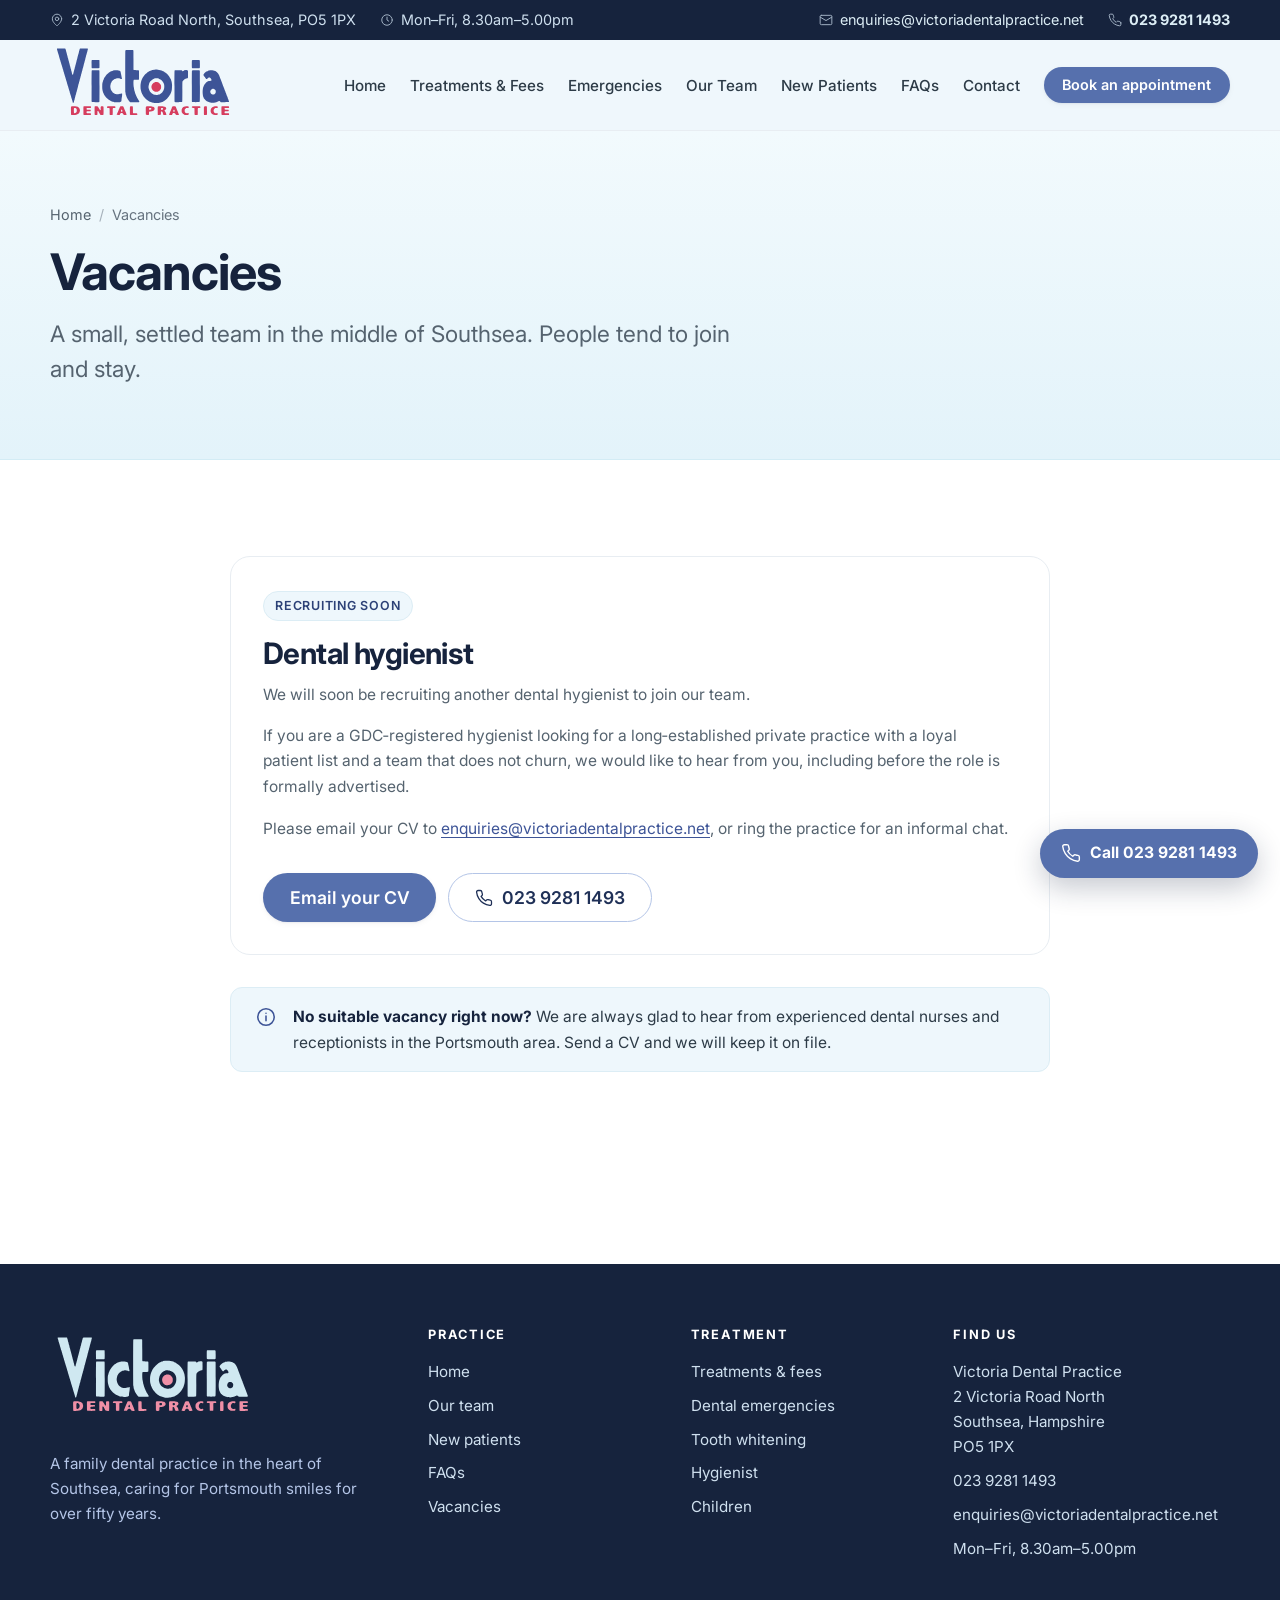
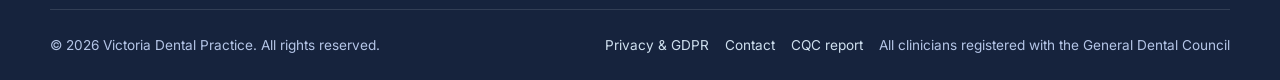
<file: vacancies.html>
<!DOCTYPE html>
<html lang="en-GB">
<head>
<meta charset="utf-8">
<meta name="viewport" content="width=device-width, initial-scale=1">
<title>Vacancies: Work at Victoria Dental Practice, Southsea</title>
<meta name="description" content="Current vacancies at Victoria Dental Practice in Southsea, Portsmouth. We will soon be recruiting a dental hygienist.">
<link rel="canonical" href="https://www.victoriadentalpractice.net/vacancies.html">
<meta name="theme-color" content="#1f3057">
<meta name="robots" content="index, follow, max-image-preview:large">

<meta property="og:type" content="website">
<meta property="og:site_name" content="Victoria Dental Practice">
<meta property="og:title" content="Vacancies: Work at Victoria Dental Practice, Southsea">
<meta property="og:description" content="Current vacancies at Victoria Dental Practice in Southsea, Portsmouth. We will soon be recruiting a dental hygienist.">
<meta property="og:url" content="https://www.victoriadentalpractice.net/vacancies.html">
<meta property="og:locale" content="en_GB">
<meta property="og:image" content="https://www.victoriadentalpractice.net/og-image.png">
<meta name="twitter:card" content="summary_large_image">

<link rel="icon" href="favicon.svg" type="image/svg+xml">
<link rel="apple-touch-icon" href="favicon.svg">

<link rel="preconnect" href="https://fonts.googleapis.com">
<link rel="preconnect" href="https://fonts.gstatic.com" crossorigin>
<link rel="stylesheet" href="https://fonts.googleapis.com/css2?family=Inter:wght@400;500;600;700;800&display=swap">
<link rel="stylesheet" href="style.css?v=20260814d">
<noscript><style>.reveal{opacity:1 !important;transform:none !important;}</style></noscript>
<script type="application/ld+json">{"@context":"https://schema.org","@type":"BreadcrumbList","itemListElement":[{"@type":"ListItem","position":1,"name":"Home"},{"@type":"ListItem","position":2,"name":"Vacancies","item":"https://www.victoriadentalpractice.net/vacancies.html"}]}</script>
</head>
<body>
<a class="skip-link" href="#main">Skip to main content</a>

<div class="topbar">
  <div class="wrap topbar__inner">
    <ul class="topbar__list">
      <li class="topbar__item"><svg class="" width="24" height="24" viewBox="0 0 24 24" fill="none" stroke="currentColor" stroke-width="1.7" stroke-linecap="round" stroke-linejoin="round" aria-hidden="true"><path d="M20 10c0 6-8 12-8 12s-8-6-8-12a8 8 0 0 1 16 0z"/><circle cx="12" cy="10" r="3"/></svg><span>2 Victoria Road North, Southsea, PO5 1PX</span></li>
      <li class="topbar__item"><svg class="" width="24" height="24" viewBox="0 0 24 24" fill="none" stroke="currentColor" stroke-width="1.7" stroke-linecap="round" stroke-linejoin="round" aria-hidden="true"><circle cx="12" cy="12" r="9"/><path d="M12 7v5l3 2"/></svg><span>Mon&ndash;Fri, 8.30am&ndash;5.00pm</span></li>
    </ul>
    <ul class="topbar__list">
      <li class="topbar__item"><svg class="" width="24" height="24" viewBox="0 0 24 24" fill="none" stroke="currentColor" stroke-width="1.7" stroke-linecap="round" stroke-linejoin="round" aria-hidden="true"><rect x="2" y="4" width="20" height="16" rx="2"/><path d="m22 7-10 6L2 7"/></svg><a href="mailto:enquiries@victoriadentalpractice.net">enquiries@victoriadentalpractice.net</a></li>
      <li class="topbar__item"><svg class="" width="24" height="24" viewBox="0 0 24 24" fill="none" stroke="currentColor" stroke-width="1.7" stroke-linecap="round" stroke-linejoin="round" aria-hidden="true"><path d="M22 16.92v3a2 2 0 0 1-2.18 2 19.79 19.79 0 0 1-8.63-3.07 19.5 19.5 0 0 1-6-6 19.79 19.79 0 0 1-3.07-8.67A2 2 0 0 1 4.11 2h3a2 2 0 0 1 2 1.72c.13.96.36 1.9.7 2.81a2 2 0 0 1-.45 2.11L8.09 9.91a16 16 0 0 0 6 6l1.27-1.27a2 2 0 0 1 2.11-.45c.9.34 1.85.57 2.81.7A2 2 0 0 1 22 16.92z"/></svg><a href="tel:+442392811493"><strong>023 9281 1493</strong></a></li>
    </ul>
  </div>
</div>

<header class="site-header">
  <div class="wrap site-header__inner">
    <a class="brand" href="index.html">
      <svg class="brand__logo" width="190" height="90" xmlns="http://www.w3.org/2000/svg" viewBox="0 0 2140.000000 1016.000000" role="img" aria-label="Victoria Dental Practice">
  <g transform="translate(0.000000,1016.000000) scale(0.100000,-0.100000)" fill="var(--logo-word, #cfe8f1)"><path d="M775 9187 c-15 -12 -17 -22 -11 -76 4 -34 20 -95 36 -134 16 -40 31
-90 35 -112 10 -59 31 -128 49 -163 9 -18 23 -64 30 -105 8 -40 26 -101 39
-135 14 -33 32 -94 41 -134 9 -40 30 -111 46 -158 16 -47 34 -112 40 -145 7
-33 22 -83 36 -111 13 -28 32 -91 43 -140 11 -49 31 -116 45 -149 13 -33 27
-82 31 -110 4 -27 21 -83 37 -124 16 -41 36 -109 45 -150 8 -42 26 -101 38
-132 13 -30 35 -102 50 -160 14 -57 32 -116 41 -131 8 -15 21 -62 30 -104 8
-43 25 -102 38 -133 14 -31 34 -100 45 -154 12 -54 30 -115 40 -135 10 -20 29
-77 41 -127 12 -49 33 -117 45 -150 13 -33 28 -87 35 -120 6 -33 21 -82 32
-110 11 -27 31 -93 43 -145 13 -52 32 -116 44 -141 11 -26 27 -80 35 -120 8
-41 28 -108 44 -149 17 -41 36 -104 42 -140 6 -35 23 -92 36 -125 14 -33 34
-100 46 -150 11 -49 28 -106 38 -125 10 -19 25 -73 35 -120 9 -47 30 -114 45
-150 15 -36 35 -101 44 -145 9 -44 28 -107 41 -141 14 -34 30 -86 35 -115 6
-30 24 -90 40 -134 15 -44 37 -116 48 -160 10 -44 28 -102 40 -130 11 -27 25
-75 30 -106 6 -32 24 -91 40 -132 17 -41 33 -96 37 -123 4 -27 13 -72 21 -100
11 -41 20 -54 44 -64 16 -7 36 -10 44 -7 24 9 45 60 57 139 6 40 24 106 40
147 16 41 34 108 40 150 6 42 23 115 39 162 17 47 36 121 45 164 8 44 26 109
40 145 13 36 31 106 39 157 8 50 24 109 34 130 11 21 27 79 36 128 10 50 30
126 46 170 15 44 34 112 41 150 6 39 25 110 41 158 16 49 35 128 44 175 8 48
25 112 38 142 14 30 30 84 36 120 6 36 26 115 44 175 19 61 39 139 46 175 6
36 22 92 34 125 13 33 29 92 36 130 7 39 25 107 41 153 16 46 34 115 40 155 6
40 22 99 35 132 13 33 31 101 40 150 8 50 26 117 38 150 23 60 36 109 56 220
6 33 20 83 31 110 11 28 31 95 44 150 13 55 33 127 44 160 11 33 28 102 37
154 9 52 25 112 35 135 10 23 27 86 38 142 12 56 32 130 45 165 13 35 29 98
36 139 7 41 26 113 42 159 16 46 36 122 43 170 8 48 26 113 39 144 14 30 30
86 36 124 6 37 22 97 35 133 13 36 31 101 40 145 8 44 27 116 41 161 14 45 24
90 22 100 -8 42 -31 44 -470 42 -483 -3 -449 4 -473 -109 -7 -35 -26 -103 -43
-150 -16 -47 -33 -114 -37 -150 -4 -35 -16 -86 -27 -114 -10 -27 -34 -113 -53
-190 -18 -77 -42 -165 -53 -195 -10 -30 -23 -82 -27 -115 -4 -33 -18 -87 -30
-120 -13 -33 -33 -107 -45 -165 -12 -58 -32 -136 -45 -175 -13 -38 -31 -108
-39 -155 -8 -47 -26 -116 -40 -153 -14 -38 -31 -99 -37 -135 -6 -37 -24 -103
-39 -148 -15 -44 -31 -100 -34 -125 -12 -76 -27 -142 -42 -183 -8 -21 -28 -93
-44 -160 -16 -67 -36 -138 -45 -160 -9 -21 -23 -79 -31 -128 -18 -111 -37
-160 -59 -152 -8 4 -31 34 -49 68 -25 45 -39 87 -51 160 -9 54 -30 134 -46
178 -16 44 -29 91 -29 106 0 35 -32 152 -58 217 -11 28 -25 86 -32 130 -7 44
-24 111 -40 150 -15 38 -33 105 -39 148 -7 44 -25 116 -41 160 -15 45 -35 120
-45 166 -9 47 -23 98 -32 115 -9 17 -26 81 -38 142 -13 61 -28 121 -34 131
-13 25 -47 154 -55 213 -4 24 -18 76 -31 115 -13 38 -33 117 -45 174 -12 57
-28 117 -36 133 -8 15 -19 47 -23 71 -31 148 -45 206 -61 237 -10 19 -21 55
-25 79 -4 25 -17 54 -31 68 -23 23 -23 23 -467 23 -355 0 -447 -3 -462 -13z
M8523 9001 c-21 -13 -36 -33 -43 -58 -16 -56 -9 -4644 7 -4693 7 -19 19 -89
27 -156 11 -92 22 -136 45 -185 16 -35 38 -91 49 -124 27 -84 82 -202 120
-260 18 -27 32 -53 32 -58 0 -5 17 -31 38 -57 20 -26 45 -61 54 -77 34 -54
103 -133 143 -160 40 -28 40 -28 538 -28 538 0 508 -3 523 52 10 36 -3 67 -51
125 -25 30 -45 60 -45 65 0 6 -15 33 -34 60 -19 27 -45 72 -59 99 -14 28 -33
56 -41 63 -9 8 -16 21 -16 30 0 10 -16 44 -36 77 -20 32 -43 82 -51 109 -8 28
-28 75 -43 105 -16 30 -33 74 -39 96 -6 23 -24 70 -40 105 -15 35 -36 105 -46
154 -10 50 -26 106 -35 125 -17 34 -24 69 -55 250 -7 47 -20 121 -29 166 -36
195 -48 722 -18 796 6 15 20 31 30 37 11 6 126 12 269 14 278 4 295 7 307 68
11 56 7 913 -5 947 -21 60 -32 62 -309 62 -150 0 -259 4 -270 10 -11 6 -24 27
-30 48 -6 24 -10 392 -10 1087 0 980 -1 1052 -18 1085 -17 35 -17 35 -422 38
-387 2 -406 1 -437 -17z M4690 7868 c-19 -31 -20 -52 -20 -429 0 -403 4 -450
38 -465 9 -3 197 -6 417 -5 379 2 401 3 419 21 19 19 20 36 20 432 0 421 -2
446 -38 470 -6 4 -192 8 -414 8 -402 0 -402 0 -422 -32z M16033 7881 c-17 -11
-34 -30 -38 -42 -13 -39 -9 -781 3 -811 6 -15 23 -35 39 -45 25 -17 58 -18
408 -18 437 0 424 -2 444 82 8 33 11 164 9 415 -3 368 -3 368 -36 400 -32 33
-32 33 -415 36 -364 2 -384 1 -414 -17z M11780 6810 c-131 -9 -233 -26 -270
-45 -14 -7 -65 -25 -113 -39 -48 -14 -100 -34 -115 -44 -15 -11 -43 -25 -63
-31 -21 -7 -61 -29 -90 -50 -30 -21 -64 -41 -76 -45 -13 -4 -29 -13 -35 -20
-7 -6 -35 -27 -61 -45 -71 -49 -334 -316 -364 -370 -7 -13 -24 -37 -38 -55
-56 -68 -99 -132 -117 -174 -11 -25 -33 -65 -48 -89 -16 -25 -32 -59 -36 -77
-3 -17 -19 -56 -34 -86 -42 -84 -109 -367 -121 -512 -12 -132 -5 -431 12 -538
6 -36 21 -98 35 -138 13 -40 24 -80 24 -90 0 -36 31 -135 51 -163 11 -16 26
-50 34 -76 8 -26 28 -70 46 -97 17 -27 34 -59 39 -71 8 -22 103 -165 135 -204
47 -57 190 -217 204 -229 9 -7 32 -26 51 -43 139 -121 345 -255 444 -289 28
-9 70 -27 91 -38 22 -11 89 -32 149 -46 60 -15 114 -30 120 -35 19 -16 226
-30 406 -27 156 3 189 7 305 35 181 44 233 59 285 85 25 13 63 29 85 36 22 7
58 25 80 40 22 15 55 35 74 45 19 9 44 26 55 37 12 11 35 27 51 35 29 15 114
87 207 175 50 48 181 202 233 276 19 26 47 72 64 102 16 30 41 70 55 89 14 19
26 40 26 47 0 6 14 38 32 70 54 103 114 305 138 470 24 167 35 481 20 579 -5
33 -17 114 -26 180 -10 74 -25 140 -39 172 -13 29 -33 87 -45 129 -11 42 -29
89 -39 103 -10 14 -27 47 -38 72 -11 25 -34 65 -52 89 -17 24 -31 49 -31 56 0
6 -16 31 -36 55 -19 23 -44 59 -54 78 -17 33 -48 69 -198 226 -29 30 -66 62
-83 70 -16 9 -29 19 -29 24 0 14 -301 221 -323 221 -5 0 -37 14 -71 31 -142
73 -344 125 -533 139 -151 11 -201 11 -373 0z m293 -980 c83 -6 130 -15 155
-28 20 -10 60 -27 89 -36 29 -10 68 -28 88 -42 20 -13 53 -33 73 -43 53 -28
191 -159 233 -222 135 -204 163 -296 164 -539 0 -201 -24 -311 -97 -455 -28
-55 -61 -111 -73 -125 -12 -14 -27 -33 -32 -43 -20 -38 -189 -200 -223 -215
-19 -8 -53 -27 -75 -42 -40 -29 -148 -58 -301 -82 -65 -11 -86 -9 -225 17
-132 25 -166 36 -239 74 -47 24 -102 59 -123 77 -20 19 -41 34 -46 34 -10 0
-116 105 -157 156 -52 66 -113 190 -134 271 -11 43 -26 103 -35 133 -24 86
-20 236 9 344 14 50 32 120 41 155 9 35 24 76 34 90 10 14 26 48 36 74 10 26
26 53 35 60 9 7 27 28 40 47 40 57 160 168 239 221 41 27 78 49 83 49 5 0 40
13 78 30 109 48 174 55 363 40z M15275 6763 c-63 -15 -188 -54 -208 -64 -12
-7 -37 -25 -56 -41 -18 -16 -40 -27 -48 -24 -8 3 -18 6 -22 6 -3 0 -15 15 -25
34 -10 18 -30 39 -44 46 -19 9 -138 14 -413 18 -385 5 -385 5 -407 -23 -22
-28 -22 -28 -22 -1760 0 -1199 3 -1741 11 -1763 18 -53 33 -55 431 -50 405 4
414 6 435 68 9 26 12 314 12 1151 1 1116 1 1116 44 1170 44 58 124 137 179
180 64 49 220 118 303 134 43 8 86 22 95 30 13 14 15 71 18 414 3 399 3 399
-23 429 -20 24 -38 32 -88 41 -64 11 -135 13 -172 4z M18130 6744 c-171 -20
-211 -27 -255 -41 -27 -9 -59 -22 -70 -29 -11 -7 -49 -22 -83 -33 -35 -11 -79
-33 -97 -48 -18 -16 -66 -53 -105 -83 -40 -30 -81 -66 -92 -80 -11 -14 -40
-47 -65 -73 -44 -46 -72 -101 -72 -142 -1 -11 15 -42 34 -70 20 -27 51 -74 70
-102 19 -29 38 -53 43 -53 5 0 19 -19 32 -42 13 -24 41 -65 62 -91 21 -27 38
-53 38 -58 0 -16 64 -49 96 -49 20 0 39 9 55 26 13 14 57 51 98 82 66 50 80
56 131 60 43 3 66 -1 97 -17 75 -38 163 -183 163 -268 0 -36 -28 -82 -53 -87
-12 -3 -65 -7 -117 -10 -136 -7 -184 -19 -282 -69 -102 -52 -154 -93 -226
-179 -98 -116 -122 -149 -142 -196 -12 -25 -27 -53 -34 -62 -7 -8 -24 -46 -36
-85 -13 -38 -29 -79 -37 -91 -36 -57 -79 -378 -77 -594 0 -58 10 -181 21 -273
18 -136 28 -181 52 -235 17 -37 35 -86 41 -109 6 -23 15 -45 20 -48 6 -4 28
-33 50 -65 52 -77 189 -213 248 -247 26 -14 54 -32 62 -39 8 -6 40 -22 70 -34
30 -12 84 -35 120 -51 38 -17 116 -37 185 -50 277 -48 308 -48 550 -4 97 17
158 34 200 55 33 16 76 36 95 44 19 8 54 29 77 47 36 27 46 31 79 24 24 -4 50
-19 69 -39 16 -17 55 -46 86 -64 56 -31 56 -31 468 -30 228 1 424 3 438 6 25
5 53 47 53 82 0 11 -13 44 -29 73 -16 28 -32 70 -36 92 -4 22 -22 72 -41 111
-19 39 -38 92 -43 117 -4 25 -19 65 -33 89 -14 23 -35 76 -47 115 -12 40 -30
87 -41 105 -10 18 -27 65 -38 103 -11 39 -29 86 -40 105 -11 19 -32 73 -46
120 -14 47 -33 95 -42 108 -8 12 -24 54 -35 93 -11 39 -30 92 -43 117 -13 26
-27 63 -31 82 -4 19 -22 67 -40 105 -19 39 -39 93 -46 120 -6 28 -21 68 -32
90 -20 38 -57 138 -116 310 -16 44 -39 103 -53 130 -14 28 -31 75 -38 105 -7
30 -24 77 -37 104 -14 27 -32 72 -40 100 -8 28 -27 73 -41 101 -13 27 -33 77
-42 110 -10 33 -29 85 -43 115 -14 30 -30 74 -37 97 -6 24 -23 64 -39 90 -16
27 -41 68 -55 93 -59 98 -169 230 -192 230 -5 0 -25 13 -45 29 -20 16 -79 50
-133 76 -75 35 -119 49 -194 60 -109 17 -239 25 -292 19z m347 -2110 c26 -9
76 -38 109 -65 46 -36 67 -62 84 -101 20 -47 22 -61 15 -153 -4 -55 -13 -113
-19 -130 -46 -109 -203 -196 -320 -179 -136 21 -259 150 -273 288 -5 48 -1 69
32 156 21 55 41 100 44 100 4 0 26 16 50 36 23 20 61 42 84 50 58 18 137 17
194 -2z M4696 6719 c-21 -17 -21 -17 -24 -1746 -2 -1215 0 -1739 8 -1765 6
-21 21 -43 33 -50 17 -10 115 -13 408 -13 367 0 388 1 408 19 12 11 25 35 30
55 5 20 8 787 7 1754 -1 1719 -1 1719 -30 1743 -29 25 -29 25 -423 23 -358 -2
-397 -4 -417 -20z M7400 6734 c-218 -18 -279 -27 -330 -50 -30 -13 -76 -28
-103 -34 -56 -12 -213 -89 -278 -136 -26 -19 -50 -34 -54 -34 -4 0 -24 -15
-44 -32 -20 -18 -57 -49 -81 -68 -78 -61 -194 -188 -239 -262 -12 -21 -28 -41
-36 -45 -7 -5 -24 -30 -38 -58 -14 -27 -34 -59 -44 -70 -25 -27 -97 -160 -113
-210 -7 -22 -25 -65 -41 -95 -15 -30 -35 -91 -44 -135 -10 -44 -26 -100 -35
-125 -29 -70 -40 -165 -47 -378 -7 -224 7 -422 37 -534 11 -40 29 -106 40
-147 10 -41 33 -108 51 -150 17 -42 39 -94 47 -116 9 -22 21 -47 28 -55 6 -8
21 -34 33 -58 21 -41 74 -119 139 -202 65 -84 243 -248 362 -334 120 -86 356
-200 449 -216 35 -6 87 -20 115 -30 76 -28 188 -40 376 -40 192 0 307 13 362
41 20 10 44 19 52 19 8 0 28 11 44 24 28 25 29 26 41 198 7 95 21 210 31 254
11 45 26 150 34 233 13 138 11 199 -8 230 -11 17 -45 13 -80 -8 -17 -10 -65
-24 -106 -31 -41 -7 -90 -18 -107 -26 -18 -7 -77 -18 -131 -24 -108 -13 -156
-7 -316 35 -68 19 -108 37 -170 79 -91 61 -131 92 -159 121 -28 31 -102 135
-126 180 -12 22 -31 54 -42 71 -10 17 -28 71 -39 120 -11 49 -28 121 -36 159
-20 88 -13 203 22 332 13 51 24 101 24 110 0 10 12 38 25 63 14 25 35 65 46
90 19 40 103 154 142 191 40 39 86 78 113 95 16 10 45 30 64 45 19 15 46 30
60 34 14 4 52 20 86 36 43 20 89 31 165 39 148 17 273 2 374 -44 28 -13 77
-27 107 -31 50 -6 57 -5 67 13 16 30 13 65 -10 123 -11 29 -29 118 -40 198
-11 80 -31 184 -45 231 -13 47 -30 128 -36 180 -11 85 -15 98 -45 131 -47 52
-107 78 -205 90 -99 12 -245 18 -308 13z M16043 6725 c-17 -7 -36 -23 -43 -34
-8 -16 -11 -486 -10 -1743 0 -1637 1 -1723 18 -1752 10 -18 32 -36 52 -43 46
-16 712 -15 761 1 23 8 41 24 56 51 23 40 23 40 22 1740 -1 935 -4 1711 -8
1724 -3 13 -18 33 -33 44 -25 19 -46 20 -405 22 -296 2 -386 0 -410 -10z"/></g>
  <g transform="translate(0.000000,1016.000000) scale(0.100000,-0.100000)" fill="var(--logo-sub, #738bc4)"><path d="M11893 5410 c-24 -5 -57 -16 -75 -24 -18 -9 -53 -22 -77 -31 -57 -20
-133 -78 -193 -149 -36 -40 -57 -79 -84 -153 -31 -86 -36 -109 -36 -191 0 -79
5 -106 34 -188 28 -82 43 -108 98 -172 62 -71 99 -99 210 -154 38 -19 65 -23
177 -26 74 -2 154 1 183 7 68 15 194 92 249 153 48 53 66 81 109 168 26 53 27
61 27 215 0 160 0 160 -48 247 -36 65 -67 104 -118 151 -78 71 -81 73 -193
117 -86 33 -191 45 -263 30z M15305 2683 c-57 -13 -194 -57 -220 -71 -71 -36
-136 -95 -179 -161 -55 -86 -65 -122 -69 -242 -3 -146 7 -198 58 -274 40 -61
139 -165 158 -165 4 0 42 -17 85 -37 77 -38 77 -38 232 -41 186 -4 226 5 252
58 25 49 24 122 -2 145 -12 11 -28 15 -42 12 -13 -3 -43 -11 -68 -17 -53 -13
-118 -6 -180 21 -61 27 -77 44 -118 124 -32 64 -35 77 -34 150 1 68 6 90 32
147 23 50 45 78 82 107 59 48 102 56 233 47 87 -7 94 -6 104 13 6 11 11 40 11
64 0 66 -25 92 -110 111 -65 15 -180 20 -225 9z M18575 2683 c-107 -25 -218
-69 -276 -109 -90 -61 -157 -159 -175 -253 -30 -150 -9 -320 48 -398 61 -83
120 -132 218 -181 95 -47 95 -47 265 -47 188 0 226 8 243 53 18 46 22 79 16
111 -10 47 -31 53 -114 35 -60 -14 -81 -15 -124 -5 -101 23 -128 42 -176 122
-42 70 -45 79 -48 162 -4 84 -2 91 29 154 20 38 54 83 82 109 57 51 96 60 232
50 111 -8 120 -1 120 81 0 45 -4 58 -23 74 -39 31 -118 49 -211 48 -47 -1 -95
-3 -106 -6z M2386 2663 c-45 -24 -47 -42 -44 -500 3 -399 4 -434 21 -450 15
-15 40 -18 175 -21 86 -2 204 1 262 7 192 20 394 106 443 189 10 17 22 32 26
32 15 0 41 62 65 157 14 56 26 112 26 125 0 13 -13 73 -28 134 -25 97 -34 118
-70 159 -22 25 -65 64 -95 85 -45 32 -72 42 -153 59 -136 27 -219 34 -427 35
-122 1 -185 -3 -201 -11z m469 -192 c41 -19 125 -112 137 -154 10 -35 9 -199
-2 -237 -16 -57 -98 -150 -150 -171 -51 -20 -102 -24 -130 -9 -34 18 -40 65
-39 289 1 119 4 229 8 246 3 17 16 35 31 42 36 18 98 16 145 -6z M3819 2669
c-17 -4 -40 -16 -52 -27 -19 -20 -20 -32 -18 -462 1 -243 4 -447 7 -455 3 -8
28 -18 55 -24 64 -14 718 -15 754 -1 14 5 30 22 36 37 13 36 3 95 -22 122 -19
20 -29 21 -220 21 -201 0 -201 0 -230 29 -26 26 -29 36 -29 89 0 50 4 66 26
91 26 31 26 31 187 31 175 0 234 9 254 36 17 24 16 84 -3 109 -14 19 -30 20
-215 25 -201 5 -201 5 -225 33 -33 39 -34 114 -1 145 22 21 32 22 231 22 207
0 207 0 233 26 23 23 25 31 19 72 -12 88 4 85 -400 86 -195 1 -369 -2 -387 -5z
M5082 2670 c-74 -11 -71 9 -72 -492 0 -381 2 -449 15 -461 17 -17 163 -33 226
-24 22 3 49 13 60 23 18 16 19 32 19 215 0 167 2 200 16 213 18 18 22 16 81
-31 29 -23 46 -47 58 -82 8 -27 29 -66 45 -87 16 -22 30 -44 30 -49 0 -17 39
-85 80 -140 39 -53 39 -53 125 -60 99 -8 216 1 241 19 15 11 17 53 19 447 1
253 -2 446 -8 462 -5 15 -17 32 -27 37 -28 15 -201 23 -232 11 -16 -6 -37 -25
-47 -42 -17 -28 -18 -46 -14 -192 4 -132 2 -166 -9 -181 -31 -40 -106 7 -134
82 -10 26 -28 61 -40 77 -13 17 -32 51 -43 77 -24 56 -93 153 -119 166 -21 12
-213 20 -270 12z M6460 2664 c-35 -15 -60 -51 -60 -85 0 -69 23 -81 164 -89
158 -8 146 25 146 -401 0 -407 -7 -382 105 -394 65 -7 178 -1 211 12 8 3 20
17 25 30 5 13 9 177 9 364 0 340 0 340 25 364 22 23 32 25 107 25 138 0 178
20 178 89 0 44 -9 60 -43 78 -26 13 -88 15 -435 17 -285 1 -413 -2 -432 -10z
M7960 2671 c-20 -4 -41 -10 -47 -14 -18 -12 -90 -149 -103 -197 -6 -25 -25
-68 -40 -97 -16 -28 -35 -73 -41 -100 -6 -26 -24 -70 -39 -98 -15 -27 -35 -77
-44 -110 -10 -33 -27 -75 -38 -93 -19 -31 -72 -168 -85 -219 -9 -37 28 -48
167 -48 74 1 133 5 146 12 13 8 26 33 37 73 20 72 50 103 110 119 42 10 148 8
186 -4 23 -7 75 -79 101 -139 13 -30 28 -50 45 -56 15 -6 72 -10 128 -10 99 0
171 12 182 30 7 12 -48 176 -78 230 -14 25 -28 61 -32 80 -4 19 -20 60 -36 90
-16 30 -38 82 -49 114 -11 33 -29 75 -40 93 -10 18 -26 54 -34 80 -11 40 -63
159 -95 223 -15 30 -65 43 -166 46 -55 2 -116 0 -135 -5z m144 -383 c8 -13 22
-56 31 -96 15 -66 15 -75 1 -97 -19 -29 -48 -39 -92 -30 -41 7 -74 37 -74 66
0 11 14 48 31 82 49 99 75 118 103 75z M9035 2667 c-38 -21 -41 -58 -40 -505
2 -392 3 -435 19 -450 15 -15 53 -17 349 -20 183 -2 356 -1 384 3 65 8 92 29
100 77 5 33 2 41 -30 73 -35 35 -35 35 -211 35 -185 0 -210 5 -249 48 -16 18
-18 49 -20 355 -2 337 -2 337 -29 363 -25 25 -31 27 -141 28 -64 2 -123 -2
-132 -7z M10861 2667 c-16 -4 -39 -19 -50 -33 -20 -26 -21 -38 -21 -450 0
-237 4 -433 9 -447 14 -37 88 -51 215 -43 140 9 136 3 136 193 0 147 1 155 23
177 21 21 35 23 153 28 122 5 135 8 237 48 96 38 112 48 151 94 24 28 48 60
53 71 19 37 24 96 13 149 -9 43 -20 61 -63 104 -61 60 -99 75 -245 98 -115 17
-556 26 -611 11z m530 -203 c27 -27 38 -106 18 -131 -35 -42 -163 -76 -214
-57 -25 10 -45 58 -45 109 0 88 25 106 142 102 64 -2 81 -6 99 -23z M12224
2672 c-10 -1 -29 -5 -42 -8 -47 -10 -49 -37 -47 -494 1 -234 5 -433 9 -443 5
-9 20 -20 35 -24 43 -12 264 -9 287 5 29 15 34 50 34 213 0 137 0 138 26 158
28 22 54 21 106 -6 33 -16 51 -49 68 -123 7 -30 26 -96 42 -146 23 -72 35 -94
54 -103 30 -13 213 -14 268 -2 59 14 63 22 39 93 -12 35 -27 86 -33 113 -15
66 -58 138 -119 203 -71 73 -67 109 16 141 17 7 50 31 72 53 80 81 78 201 -4
277 -50 46 -76 55 -250 82 -107 17 -167 20 -336 17 -113 -2 -214 -4 -225 -6z
m465 -193 c18 -6 38 -24 46 -40 16 -30 19 -77 7 -95 -11 -17 -103 -71 -134
-78 -65 -15 -108 35 -108 128 0 47 4 57 26 75 30 24 109 29 163 10z M13853
2673 c-24 -5 -80 -67 -106 -118 -8 -16 -18 -46 -22 -65 -4 -19 -20 -57 -35
-85 -16 -27 -35 -73 -43 -101 -8 -28 -26 -73 -40 -100 -14 -27 -32 -71 -40
-99 -8 -27 -29 -76 -46 -109 -17 -32 -31 -65 -31 -74 0 -9 -16 -49 -36 -89
-45 -91 -43 -123 6 -136 19 -5 84 -7 143 -5 131 5 153 18 180 99 9 29 27 64
40 76 29 29 114 46 194 37 73 -7 94 -23 119 -91 41 -112 73 -127 252 -121 138
4 147 10 128 91 -7 29 -27 79 -44 112 -17 33 -36 80 -42 105 -6 25 -22 61 -35
81 -13 20 -31 63 -40 95 -10 33 -28 78 -42 102 -13 24 -31 66 -40 95 -8 29
-27 75 -43 102 -15 28 -31 66 -35 85 -18 89 -58 111 -209 114 -61 2 -121 1
-133 -1z m171 -411 c18 -35 31 -122 22 -155 -3 -15 -18 -30 -36 -37 -33 -14
-93 -8 -116 11 -29 24 -9 145 32 190 10 11 30 19 50 19 27 0 37 -6 48 -28z
M16062 2668 c-58 -15 -90 -86 -62 -138 14 -26 70 -40 163 -40 69 0 81 -3 102
-25 25 -24 25 -24 25 -373 0 -329 1 -351 19 -373 19 -23 24 -24 158 -24 90 0
145 4 159 12 12 7 24 27 28 44 3 17 6 182 6 365 0 402 -10 374 130 374 105 0
155 16 170 55 16 41 -1 87 -39 109 -31 18 -57 19 -430 21 -219 0 -411 -3 -429
-7z M17415 2665 c-22 -8 -45 -22 -52 -32 -10 -13 -13 -118 -13 -455 0 -504 -7
-471 96 -484 81 -10 214 3 236 23 17 15 18 44 16 466 -3 450 -3 450 -29 469
-21 16 -46 21 -120 23 -63 2 -107 -1 -134 -10z M19408 2672 c-81 -5 -78 16
-78 -494 0 -381 2 -449 15 -461 22 -23 143 -29 497 -25 348 3 345 3 349 63 5
56 -1 81 -21 103 -20 21 -28 22 -217 22 -187 0 -198 1 -229 22 -54 37 -67 87
-40 151 25 61 46 67 225 67 88 0 170 4 183 9 37 15 68 50 68 77 0 15 -12 38
-29 55 -29 29 -29 29 -196 29 -221 0 -258 16 -258 114 0 31 6 45 27 63 26 22
32 23 234 23 225 0 243 4 256 55 8 31 -9 98 -28 114 -10 8 -116 12 -363 14
-191 1 -369 1 -395 -1z"/></g>
</svg>
    </a>

    <button class="nav-toggle" type="button" aria-expanded="false"
            aria-controls="primary-nav" aria-label="Menu">
      <svg class="icon-open" width="24" height="24" viewBox="0 0 24 24" fill="none" stroke="currentColor" stroke-width="1.7" stroke-linecap="round" stroke-linejoin="round" aria-hidden="true"><path d="M4 7h16M4 12h16M4 17h16"/></svg><svg class="icon-close" width="24" height="24" viewBox="0 0 24 24" fill="none" stroke="currentColor" stroke-width="1.7" stroke-linecap="round" stroke-linejoin="round" aria-hidden="true"><path d="m6 6 12 12M18 6 6 18"/></svg>
    </button>

    <nav class="nav" id="primary-nav" aria-label="Primary">
      <ul class="nav__list">
        <li><a class="nav__link" href="index.html">Home</a></li>
        <li><a class="nav__link" href="treatments.html">Treatments &amp; Fees</a></li>
        <li><a class="nav__link" href="emergencies.html">Emergencies</a></li>
        <li><a class="nav__link" href="team.html">Our Team</a></li>
        <li><a class="nav__link" href="new-patients.html">New Patients</a></li>
        <li><a class="nav__link" href="faqs.html">FAQs</a></li>
        <li><a class="nav__link" href="contact.html">Contact</a></li>
        </ul>
      <a class="btn btn--primary btn--sm" href="book.html">Book an appointment</a>
    </nav>
  </div>
</header>

<main id="main">

<section class="page-head">
  <div class="wrap">
    <nav class="breadcrumb" aria-label="Breadcrumb"><ol><li><a href="index.html">Home</a></li><li>Vacancies</li></ol></nav>
    <div class="page-head__inner">
      <h1>Vacancies</h1>
      <p class="lede">A small, settled team in the middle of Southsea. People tend to join and stay.</p>
    </div>
  </div>
</section>


<section class="section">
  <div class="wrap" style="max-width:820px;">
    <article class="card reveal" style="padding:var(--sp-6);">
      <span class="tag tag--blue">Recruiting soon</span>
      <h2 class="mt-4" style="font-size:var(--step-2);">Dental hygienist</h2>
      <p class="lede mt-3">We will soon be recruiting another dental hygienist to join
      our team.</p>
      <p class="mt-4">If you are a GDC&#8209;registered hygienist looking for a
      long&#8209;established private practice with a loyal patient list and a team that
      does not churn, we would like to hear from you, including before the role is
      formally advertised.</p>
      <p class="mt-4">Please email your CV to
      <a href="mailto:enquiries@victoriadentalpractice.net?subject=Hygienist%20vacancy%20%E2%80%94%20CV">enquiries@victoriadentalpractice.net</a>,
      or ring the practice for an informal chat.</p>
      <div class="btn-row mt-6">
        <a class="btn btn--primary" href="mailto:enquiries@victoriadentalpractice.net?subject=Hygienist%20vacancy%20%E2%80%94%20CV">Email your CV</a>
        <a class="btn btn--ghost" href="tel:+442392811493"><svg class="" width="24" height="24" viewBox="0 0 24 24" fill="none" stroke="currentColor" stroke-width="1.7" stroke-linecap="round" stroke-linejoin="round" aria-hidden="true"><path d="M22 16.92v3a2 2 0 0 1-2.18 2 19.79 19.79 0 0 1-8.63-3.07 19.5 19.5 0 0 1-6-6 19.79 19.79 0 0 1-3.07-8.67A2 2 0 0 1 4.11 2h3a2 2 0 0 1 2 1.72c.13.96.36 1.9.7 2.81a2 2 0 0 1-.45 2.11L8.09 9.91a16 16 0 0 0 6 6l1.27-1.27a2 2 0 0 1 2.11-.45c.9.34 1.85.57 2.81.7A2 2 0 0 1 22 16.92z"/></svg> 023 9281 1493</a>
      </div>
    </article>

    <div class="notice mt-6 reveal"><svg class="" width="24" height="24" viewBox="0 0 24 24" fill="none" stroke="currentColor" stroke-width="1.7" stroke-linecap="round" stroke-linejoin="round" aria-hidden="true"><circle cx="12" cy="12" r="9"/><path d="M12 11v5"/><path d="M12 8h.01"/></svg>
      <div><strong>No suitable vacancy right now?</strong> We are always glad to hear from
      experienced dental nurses and receptionists in the Portsmouth area. Send a CV and we
      will keep it on file.</div>
    </div>
  </div>
</section>


</main>

<footer class="site-footer">
  <div class="wrap">
    <div class="footer-grid">
      <div class="footer__brand">
        <a class="brand" href="index.html">
          <svg class="brand__logo" width="190" height="90" xmlns="http://www.w3.org/2000/svg" viewBox="0 0 2140.000000 1016.000000" role="img" aria-label="Victoria Dental Practice">
  <g transform="translate(0.000000,1016.000000) scale(0.100000,-0.100000)" fill="var(--logo-word, #cfe8f1)"><path d="M775 9187 c-15 -12 -17 -22 -11 -76 4 -34 20 -95 36 -134 16 -40 31
-90 35 -112 10 -59 31 -128 49 -163 9 -18 23 -64 30 -105 8 -40 26 -101 39
-135 14 -33 32 -94 41 -134 9 -40 30 -111 46 -158 16 -47 34 -112 40 -145 7
-33 22 -83 36 -111 13 -28 32 -91 43 -140 11 -49 31 -116 45 -149 13 -33 27
-82 31 -110 4 -27 21 -83 37 -124 16 -41 36 -109 45 -150 8 -42 26 -101 38
-132 13 -30 35 -102 50 -160 14 -57 32 -116 41 -131 8 -15 21 -62 30 -104 8
-43 25 -102 38 -133 14 -31 34 -100 45 -154 12 -54 30 -115 40 -135 10 -20 29
-77 41 -127 12 -49 33 -117 45 -150 13 -33 28 -87 35 -120 6 -33 21 -82 32
-110 11 -27 31 -93 43 -145 13 -52 32 -116 44 -141 11 -26 27 -80 35 -120 8
-41 28 -108 44 -149 17 -41 36 -104 42 -140 6 -35 23 -92 36 -125 14 -33 34
-100 46 -150 11 -49 28 -106 38 -125 10 -19 25 -73 35 -120 9 -47 30 -114 45
-150 15 -36 35 -101 44 -145 9 -44 28 -107 41 -141 14 -34 30 -86 35 -115 6
-30 24 -90 40 -134 15 -44 37 -116 48 -160 10 -44 28 -102 40 -130 11 -27 25
-75 30 -106 6 -32 24 -91 40 -132 17 -41 33 -96 37 -123 4 -27 13 -72 21 -100
11 -41 20 -54 44 -64 16 -7 36 -10 44 -7 24 9 45 60 57 139 6 40 24 106 40
147 16 41 34 108 40 150 6 42 23 115 39 162 17 47 36 121 45 164 8 44 26 109
40 145 13 36 31 106 39 157 8 50 24 109 34 130 11 21 27 79 36 128 10 50 30
126 46 170 15 44 34 112 41 150 6 39 25 110 41 158 16 49 35 128 44 175 8 48
25 112 38 142 14 30 30 84 36 120 6 36 26 115 44 175 19 61 39 139 46 175 6
36 22 92 34 125 13 33 29 92 36 130 7 39 25 107 41 153 16 46 34 115 40 155 6
40 22 99 35 132 13 33 31 101 40 150 8 50 26 117 38 150 23 60 36 109 56 220
6 33 20 83 31 110 11 28 31 95 44 150 13 55 33 127 44 160 11 33 28 102 37
154 9 52 25 112 35 135 10 23 27 86 38 142 12 56 32 130 45 165 13 35 29 98
36 139 7 41 26 113 42 159 16 46 36 122 43 170 8 48 26 113 39 144 14 30 30
86 36 124 6 37 22 97 35 133 13 36 31 101 40 145 8 44 27 116 41 161 14 45 24
90 22 100 -8 42 -31 44 -470 42 -483 -3 -449 4 -473 -109 -7 -35 -26 -103 -43
-150 -16 -47 -33 -114 -37 -150 -4 -35 -16 -86 -27 -114 -10 -27 -34 -113 -53
-190 -18 -77 -42 -165 -53 -195 -10 -30 -23 -82 -27 -115 -4 -33 -18 -87 -30
-120 -13 -33 -33 -107 -45 -165 -12 -58 -32 -136 -45 -175 -13 -38 -31 -108
-39 -155 -8 -47 -26 -116 -40 -153 -14 -38 -31 -99 -37 -135 -6 -37 -24 -103
-39 -148 -15 -44 -31 -100 -34 -125 -12 -76 -27 -142 -42 -183 -8 -21 -28 -93
-44 -160 -16 -67 -36 -138 -45 -160 -9 -21 -23 -79 -31 -128 -18 -111 -37
-160 -59 -152 -8 4 -31 34 -49 68 -25 45 -39 87 -51 160 -9 54 -30 134 -46
178 -16 44 -29 91 -29 106 0 35 -32 152 -58 217 -11 28 -25 86 -32 130 -7 44
-24 111 -40 150 -15 38 -33 105 -39 148 -7 44 -25 116 -41 160 -15 45 -35 120
-45 166 -9 47 -23 98 -32 115 -9 17 -26 81 -38 142 -13 61 -28 121 -34 131
-13 25 -47 154 -55 213 -4 24 -18 76 -31 115 -13 38 -33 117 -45 174 -12 57
-28 117 -36 133 -8 15 -19 47 -23 71 -31 148 -45 206 -61 237 -10 19 -21 55
-25 79 -4 25 -17 54 -31 68 -23 23 -23 23 -467 23 -355 0 -447 -3 -462 -13z
M8523 9001 c-21 -13 -36 -33 -43 -58 -16 -56 -9 -4644 7 -4693 7 -19 19 -89
27 -156 11 -92 22 -136 45 -185 16 -35 38 -91 49 -124 27 -84 82 -202 120
-260 18 -27 32 -53 32 -58 0 -5 17 -31 38 -57 20 -26 45 -61 54 -77 34 -54
103 -133 143 -160 40 -28 40 -28 538 -28 538 0 508 -3 523 52 10 36 -3 67 -51
125 -25 30 -45 60 -45 65 0 6 -15 33 -34 60 -19 27 -45 72 -59 99 -14 28 -33
56 -41 63 -9 8 -16 21 -16 30 0 10 -16 44 -36 77 -20 32 -43 82 -51 109 -8 28
-28 75 -43 105 -16 30 -33 74 -39 96 -6 23 -24 70 -40 105 -15 35 -36 105 -46
154 -10 50 -26 106 -35 125 -17 34 -24 69 -55 250 -7 47 -20 121 -29 166 -36
195 -48 722 -18 796 6 15 20 31 30 37 11 6 126 12 269 14 278 4 295 7 307 68
11 56 7 913 -5 947 -21 60 -32 62 -309 62 -150 0 -259 4 -270 10 -11 6 -24 27
-30 48 -6 24 -10 392 -10 1087 0 980 -1 1052 -18 1085 -17 35 -17 35 -422 38
-387 2 -406 1 -437 -17z M4690 7868 c-19 -31 -20 -52 -20 -429 0 -403 4 -450
38 -465 9 -3 197 -6 417 -5 379 2 401 3 419 21 19 19 20 36 20 432 0 421 -2
446 -38 470 -6 4 -192 8 -414 8 -402 0 -402 0 -422 -32z M16033 7881 c-17 -11
-34 -30 -38 -42 -13 -39 -9 -781 3 -811 6 -15 23 -35 39 -45 25 -17 58 -18
408 -18 437 0 424 -2 444 82 8 33 11 164 9 415 -3 368 -3 368 -36 400 -32 33
-32 33 -415 36 -364 2 -384 1 -414 -17z M11780 6810 c-131 -9 -233 -26 -270
-45 -14 -7 -65 -25 -113 -39 -48 -14 -100 -34 -115 -44 -15 -11 -43 -25 -63
-31 -21 -7 -61 -29 -90 -50 -30 -21 -64 -41 -76 -45 -13 -4 -29 -13 -35 -20
-7 -6 -35 -27 -61 -45 -71 -49 -334 -316 -364 -370 -7 -13 -24 -37 -38 -55
-56 -68 -99 -132 -117 -174 -11 -25 -33 -65 -48 -89 -16 -25 -32 -59 -36 -77
-3 -17 -19 -56 -34 -86 -42 -84 -109 -367 -121 -512 -12 -132 -5 -431 12 -538
6 -36 21 -98 35 -138 13 -40 24 -80 24 -90 0 -36 31 -135 51 -163 11 -16 26
-50 34 -76 8 -26 28 -70 46 -97 17 -27 34 -59 39 -71 8 -22 103 -165 135 -204
47 -57 190 -217 204 -229 9 -7 32 -26 51 -43 139 -121 345 -255 444 -289 28
-9 70 -27 91 -38 22 -11 89 -32 149 -46 60 -15 114 -30 120 -35 19 -16 226
-30 406 -27 156 3 189 7 305 35 181 44 233 59 285 85 25 13 63 29 85 36 22 7
58 25 80 40 22 15 55 35 74 45 19 9 44 26 55 37 12 11 35 27 51 35 29 15 114
87 207 175 50 48 181 202 233 276 19 26 47 72 64 102 16 30 41 70 55 89 14 19
26 40 26 47 0 6 14 38 32 70 54 103 114 305 138 470 24 167 35 481 20 579 -5
33 -17 114 -26 180 -10 74 -25 140 -39 172 -13 29 -33 87 -45 129 -11 42 -29
89 -39 103 -10 14 -27 47 -38 72 -11 25 -34 65 -52 89 -17 24 -31 49 -31 56 0
6 -16 31 -36 55 -19 23 -44 59 -54 78 -17 33 -48 69 -198 226 -29 30 -66 62
-83 70 -16 9 -29 19 -29 24 0 14 -301 221 -323 221 -5 0 -37 14 -71 31 -142
73 -344 125 -533 139 -151 11 -201 11 -373 0z m293 -980 c83 -6 130 -15 155
-28 20 -10 60 -27 89 -36 29 -10 68 -28 88 -42 20 -13 53 -33 73 -43 53 -28
191 -159 233 -222 135 -204 163 -296 164 -539 0 -201 -24 -311 -97 -455 -28
-55 -61 -111 -73 -125 -12 -14 -27 -33 -32 -43 -20 -38 -189 -200 -223 -215
-19 -8 -53 -27 -75 -42 -40 -29 -148 -58 -301 -82 -65 -11 -86 -9 -225 17
-132 25 -166 36 -239 74 -47 24 -102 59 -123 77 -20 19 -41 34 -46 34 -10 0
-116 105 -157 156 -52 66 -113 190 -134 271 -11 43 -26 103 -35 133 -24 86
-20 236 9 344 14 50 32 120 41 155 9 35 24 76 34 90 10 14 26 48 36 74 10 26
26 53 35 60 9 7 27 28 40 47 40 57 160 168 239 221 41 27 78 49 83 49 5 0 40
13 78 30 109 48 174 55 363 40z M15275 6763 c-63 -15 -188 -54 -208 -64 -12
-7 -37 -25 -56 -41 -18 -16 -40 -27 -48 -24 -8 3 -18 6 -22 6 -3 0 -15 15 -25
34 -10 18 -30 39 -44 46 -19 9 -138 14 -413 18 -385 5 -385 5 -407 -23 -22
-28 -22 -28 -22 -1760 0 -1199 3 -1741 11 -1763 18 -53 33 -55 431 -50 405 4
414 6 435 68 9 26 12 314 12 1151 1 1116 1 1116 44 1170 44 58 124 137 179
180 64 49 220 118 303 134 43 8 86 22 95 30 13 14 15 71 18 414 3 399 3 399
-23 429 -20 24 -38 32 -88 41 -64 11 -135 13 -172 4z M18130 6744 c-171 -20
-211 -27 -255 -41 -27 -9 -59 -22 -70 -29 -11 -7 -49 -22 -83 -33 -35 -11 -79
-33 -97 -48 -18 -16 -66 -53 -105 -83 -40 -30 -81 -66 -92 -80 -11 -14 -40
-47 -65 -73 -44 -46 -72 -101 -72 -142 -1 -11 15 -42 34 -70 20 -27 51 -74 70
-102 19 -29 38 -53 43 -53 5 0 19 -19 32 -42 13 -24 41 -65 62 -91 21 -27 38
-53 38 -58 0 -16 64 -49 96 -49 20 0 39 9 55 26 13 14 57 51 98 82 66 50 80
56 131 60 43 3 66 -1 97 -17 75 -38 163 -183 163 -268 0 -36 -28 -82 -53 -87
-12 -3 -65 -7 -117 -10 -136 -7 -184 -19 -282 -69 -102 -52 -154 -93 -226
-179 -98 -116 -122 -149 -142 -196 -12 -25 -27 -53 -34 -62 -7 -8 -24 -46 -36
-85 -13 -38 -29 -79 -37 -91 -36 -57 -79 -378 -77 -594 0 -58 10 -181 21 -273
18 -136 28 -181 52 -235 17 -37 35 -86 41 -109 6 -23 15 -45 20 -48 6 -4 28
-33 50 -65 52 -77 189 -213 248 -247 26 -14 54 -32 62 -39 8 -6 40 -22 70 -34
30 -12 84 -35 120 -51 38 -17 116 -37 185 -50 277 -48 308 -48 550 -4 97 17
158 34 200 55 33 16 76 36 95 44 19 8 54 29 77 47 36 27 46 31 79 24 24 -4 50
-19 69 -39 16 -17 55 -46 86 -64 56 -31 56 -31 468 -30 228 1 424 3 438 6 25
5 53 47 53 82 0 11 -13 44 -29 73 -16 28 -32 70 -36 92 -4 22 -22 72 -41 111
-19 39 -38 92 -43 117 -4 25 -19 65 -33 89 -14 23 -35 76 -47 115 -12 40 -30
87 -41 105 -10 18 -27 65 -38 103 -11 39 -29 86 -40 105 -11 19 -32 73 -46
120 -14 47 -33 95 -42 108 -8 12 -24 54 -35 93 -11 39 -30 92 -43 117 -13 26
-27 63 -31 82 -4 19 -22 67 -40 105 -19 39 -39 93 -46 120 -6 28 -21 68 -32
90 -20 38 -57 138 -116 310 -16 44 -39 103 -53 130 -14 28 -31 75 -38 105 -7
30 -24 77 -37 104 -14 27 -32 72 -40 100 -8 28 -27 73 -41 101 -13 27 -33 77
-42 110 -10 33 -29 85 -43 115 -14 30 -30 74 -37 97 -6 24 -23 64 -39 90 -16
27 -41 68 -55 93 -59 98 -169 230 -192 230 -5 0 -25 13 -45 29 -20 16 -79 50
-133 76 -75 35 -119 49 -194 60 -109 17 -239 25 -292 19z m347 -2110 c26 -9
76 -38 109 -65 46 -36 67 -62 84 -101 20 -47 22 -61 15 -153 -4 -55 -13 -113
-19 -130 -46 -109 -203 -196 -320 -179 -136 21 -259 150 -273 288 -5 48 -1 69
32 156 21 55 41 100 44 100 4 0 26 16 50 36 23 20 61 42 84 50 58 18 137 17
194 -2z M4696 6719 c-21 -17 -21 -17 -24 -1746 -2 -1215 0 -1739 8 -1765 6
-21 21 -43 33 -50 17 -10 115 -13 408 -13 367 0 388 1 408 19 12 11 25 35 30
55 5 20 8 787 7 1754 -1 1719 -1 1719 -30 1743 -29 25 -29 25 -423 23 -358 -2
-397 -4 -417 -20z M7400 6734 c-218 -18 -279 -27 -330 -50 -30 -13 -76 -28
-103 -34 -56 -12 -213 -89 -278 -136 -26 -19 -50 -34 -54 -34 -4 0 -24 -15
-44 -32 -20 -18 -57 -49 -81 -68 -78 -61 -194 -188 -239 -262 -12 -21 -28 -41
-36 -45 -7 -5 -24 -30 -38 -58 -14 -27 -34 -59 -44 -70 -25 -27 -97 -160 -113
-210 -7 -22 -25 -65 -41 -95 -15 -30 -35 -91 -44 -135 -10 -44 -26 -100 -35
-125 -29 -70 -40 -165 -47 -378 -7 -224 7 -422 37 -534 11 -40 29 -106 40
-147 10 -41 33 -108 51 -150 17 -42 39 -94 47 -116 9 -22 21 -47 28 -55 6 -8
21 -34 33 -58 21 -41 74 -119 139 -202 65 -84 243 -248 362 -334 120 -86 356
-200 449 -216 35 -6 87 -20 115 -30 76 -28 188 -40 376 -40 192 0 307 13 362
41 20 10 44 19 52 19 8 0 28 11 44 24 28 25 29 26 41 198 7 95 21 210 31 254
11 45 26 150 34 233 13 138 11 199 -8 230 -11 17 -45 13 -80 -8 -17 -10 -65
-24 -106 -31 -41 -7 -90 -18 -107 -26 -18 -7 -77 -18 -131 -24 -108 -13 -156
-7 -316 35 -68 19 -108 37 -170 79 -91 61 -131 92 -159 121 -28 31 -102 135
-126 180 -12 22 -31 54 -42 71 -10 17 -28 71 -39 120 -11 49 -28 121 -36 159
-20 88 -13 203 22 332 13 51 24 101 24 110 0 10 12 38 25 63 14 25 35 65 46
90 19 40 103 154 142 191 40 39 86 78 113 95 16 10 45 30 64 45 19 15 46 30
60 34 14 4 52 20 86 36 43 20 89 31 165 39 148 17 273 2 374 -44 28 -13 77
-27 107 -31 50 -6 57 -5 67 13 16 30 13 65 -10 123 -11 29 -29 118 -40 198
-11 80 -31 184 -45 231 -13 47 -30 128 -36 180 -11 85 -15 98 -45 131 -47 52
-107 78 -205 90 -99 12 -245 18 -308 13z M16043 6725 c-17 -7 -36 -23 -43 -34
-8 -16 -11 -486 -10 -1743 0 -1637 1 -1723 18 -1752 10 -18 32 -36 52 -43 46
-16 712 -15 761 1 23 8 41 24 56 51 23 40 23 40 22 1740 -1 935 -4 1711 -8
1724 -3 13 -18 33 -33 44 -25 19 -46 20 -405 22 -296 2 -386 0 -410 -10z"/></g>
  <g transform="translate(0.000000,1016.000000) scale(0.100000,-0.100000)" fill="var(--logo-sub, #738bc4)"><path d="M11893 5410 c-24 -5 -57 -16 -75 -24 -18 -9 -53 -22 -77 -31 -57 -20
-133 -78 -193 -149 -36 -40 -57 -79 -84 -153 -31 -86 -36 -109 -36 -191 0 -79
5 -106 34 -188 28 -82 43 -108 98 -172 62 -71 99 -99 210 -154 38 -19 65 -23
177 -26 74 -2 154 1 183 7 68 15 194 92 249 153 48 53 66 81 109 168 26 53 27
61 27 215 0 160 0 160 -48 247 -36 65 -67 104 -118 151 -78 71 -81 73 -193
117 -86 33 -191 45 -263 30z M15305 2683 c-57 -13 -194 -57 -220 -71 -71 -36
-136 -95 -179 -161 -55 -86 -65 -122 -69 -242 -3 -146 7 -198 58 -274 40 -61
139 -165 158 -165 4 0 42 -17 85 -37 77 -38 77 -38 232 -41 186 -4 226 5 252
58 25 49 24 122 -2 145 -12 11 -28 15 -42 12 -13 -3 -43 -11 -68 -17 -53 -13
-118 -6 -180 21 -61 27 -77 44 -118 124 -32 64 -35 77 -34 150 1 68 6 90 32
147 23 50 45 78 82 107 59 48 102 56 233 47 87 -7 94 -6 104 13 6 11 11 40 11
64 0 66 -25 92 -110 111 -65 15 -180 20 -225 9z M18575 2683 c-107 -25 -218
-69 -276 -109 -90 -61 -157 -159 -175 -253 -30 -150 -9 -320 48 -398 61 -83
120 -132 218 -181 95 -47 95 -47 265 -47 188 0 226 8 243 53 18 46 22 79 16
111 -10 47 -31 53 -114 35 -60 -14 -81 -15 -124 -5 -101 23 -128 42 -176 122
-42 70 -45 79 -48 162 -4 84 -2 91 29 154 20 38 54 83 82 109 57 51 96 60 232
50 111 -8 120 -1 120 81 0 45 -4 58 -23 74 -39 31 -118 49 -211 48 -47 -1 -95
-3 -106 -6z M2386 2663 c-45 -24 -47 -42 -44 -500 3 -399 4 -434 21 -450 15
-15 40 -18 175 -21 86 -2 204 1 262 7 192 20 394 106 443 189 10 17 22 32 26
32 15 0 41 62 65 157 14 56 26 112 26 125 0 13 -13 73 -28 134 -25 97 -34 118
-70 159 -22 25 -65 64 -95 85 -45 32 -72 42 -153 59 -136 27 -219 34 -427 35
-122 1 -185 -3 -201 -11z m469 -192 c41 -19 125 -112 137 -154 10 -35 9 -199
-2 -237 -16 -57 -98 -150 -150 -171 -51 -20 -102 -24 -130 -9 -34 18 -40 65
-39 289 1 119 4 229 8 246 3 17 16 35 31 42 36 18 98 16 145 -6z M3819 2669
c-17 -4 -40 -16 -52 -27 -19 -20 -20 -32 -18 -462 1 -243 4 -447 7 -455 3 -8
28 -18 55 -24 64 -14 718 -15 754 -1 14 5 30 22 36 37 13 36 3 95 -22 122 -19
20 -29 21 -220 21 -201 0 -201 0 -230 29 -26 26 -29 36 -29 89 0 50 4 66 26
91 26 31 26 31 187 31 175 0 234 9 254 36 17 24 16 84 -3 109 -14 19 -30 20
-215 25 -201 5 -201 5 -225 33 -33 39 -34 114 -1 145 22 21 32 22 231 22 207
0 207 0 233 26 23 23 25 31 19 72 -12 88 4 85 -400 86 -195 1 -369 -2 -387 -5z
M5082 2670 c-74 -11 -71 9 -72 -492 0 -381 2 -449 15 -461 17 -17 163 -33 226
-24 22 3 49 13 60 23 18 16 19 32 19 215 0 167 2 200 16 213 18 18 22 16 81
-31 29 -23 46 -47 58 -82 8 -27 29 -66 45 -87 16 -22 30 -44 30 -49 0 -17 39
-85 80 -140 39 -53 39 -53 125 -60 99 -8 216 1 241 19 15 11 17 53 19 447 1
253 -2 446 -8 462 -5 15 -17 32 -27 37 -28 15 -201 23 -232 11 -16 -6 -37 -25
-47 -42 -17 -28 -18 -46 -14 -192 4 -132 2 -166 -9 -181 -31 -40 -106 7 -134
82 -10 26 -28 61 -40 77 -13 17 -32 51 -43 77 -24 56 -93 153 -119 166 -21 12
-213 20 -270 12z M6460 2664 c-35 -15 -60 -51 -60 -85 0 -69 23 -81 164 -89
158 -8 146 25 146 -401 0 -407 -7 -382 105 -394 65 -7 178 -1 211 12 8 3 20
17 25 30 5 13 9 177 9 364 0 340 0 340 25 364 22 23 32 25 107 25 138 0 178
20 178 89 0 44 -9 60 -43 78 -26 13 -88 15 -435 17 -285 1 -413 -2 -432 -10z
M7960 2671 c-20 -4 -41 -10 -47 -14 -18 -12 -90 -149 -103 -197 -6 -25 -25
-68 -40 -97 -16 -28 -35 -73 -41 -100 -6 -26 -24 -70 -39 -98 -15 -27 -35 -77
-44 -110 -10 -33 -27 -75 -38 -93 -19 -31 -72 -168 -85 -219 -9 -37 28 -48
167 -48 74 1 133 5 146 12 13 8 26 33 37 73 20 72 50 103 110 119 42 10 148 8
186 -4 23 -7 75 -79 101 -139 13 -30 28 -50 45 -56 15 -6 72 -10 128 -10 99 0
171 12 182 30 7 12 -48 176 -78 230 -14 25 -28 61 -32 80 -4 19 -20 60 -36 90
-16 30 -38 82 -49 114 -11 33 -29 75 -40 93 -10 18 -26 54 -34 80 -11 40 -63
159 -95 223 -15 30 -65 43 -166 46 -55 2 -116 0 -135 -5z m144 -383 c8 -13 22
-56 31 -96 15 -66 15 -75 1 -97 -19 -29 -48 -39 -92 -30 -41 7 -74 37 -74 66
0 11 14 48 31 82 49 99 75 118 103 75z M9035 2667 c-38 -21 -41 -58 -40 -505
2 -392 3 -435 19 -450 15 -15 53 -17 349 -20 183 -2 356 -1 384 3 65 8 92 29
100 77 5 33 2 41 -30 73 -35 35 -35 35 -211 35 -185 0 -210 5 -249 48 -16 18
-18 49 -20 355 -2 337 -2 337 -29 363 -25 25 -31 27 -141 28 -64 2 -123 -2
-132 -7z M10861 2667 c-16 -4 -39 -19 -50 -33 -20 -26 -21 -38 -21 -450 0
-237 4 -433 9 -447 14 -37 88 -51 215 -43 140 9 136 3 136 193 0 147 1 155 23
177 21 21 35 23 153 28 122 5 135 8 237 48 96 38 112 48 151 94 24 28 48 60
53 71 19 37 24 96 13 149 -9 43 -20 61 -63 104 -61 60 -99 75 -245 98 -115 17
-556 26 -611 11z m530 -203 c27 -27 38 -106 18 -131 -35 -42 -163 -76 -214
-57 -25 10 -45 58 -45 109 0 88 25 106 142 102 64 -2 81 -6 99 -23z M12224
2672 c-10 -1 -29 -5 -42 -8 -47 -10 -49 -37 -47 -494 1 -234 5 -433 9 -443 5
-9 20 -20 35 -24 43 -12 264 -9 287 5 29 15 34 50 34 213 0 137 0 138 26 158
28 22 54 21 106 -6 33 -16 51 -49 68 -123 7 -30 26 -96 42 -146 23 -72 35 -94
54 -103 30 -13 213 -14 268 -2 59 14 63 22 39 93 -12 35 -27 86 -33 113 -15
66 -58 138 -119 203 -71 73 -67 109 16 141 17 7 50 31 72 53 80 81 78 201 -4
277 -50 46 -76 55 -250 82 -107 17 -167 20 -336 17 -113 -2 -214 -4 -225 -6z
m465 -193 c18 -6 38 -24 46 -40 16 -30 19 -77 7 -95 -11 -17 -103 -71 -134
-78 -65 -15 -108 35 -108 128 0 47 4 57 26 75 30 24 109 29 163 10z M13853
2673 c-24 -5 -80 -67 -106 -118 -8 -16 -18 -46 -22 -65 -4 -19 -20 -57 -35
-85 -16 -27 -35 -73 -43 -101 -8 -28 -26 -73 -40 -100 -14 -27 -32 -71 -40
-99 -8 -27 -29 -76 -46 -109 -17 -32 -31 -65 -31 -74 0 -9 -16 -49 -36 -89
-45 -91 -43 -123 6 -136 19 -5 84 -7 143 -5 131 5 153 18 180 99 9 29 27 64
40 76 29 29 114 46 194 37 73 -7 94 -23 119 -91 41 -112 73 -127 252 -121 138
4 147 10 128 91 -7 29 -27 79 -44 112 -17 33 -36 80 -42 105 -6 25 -22 61 -35
81 -13 20 -31 63 -40 95 -10 33 -28 78 -42 102 -13 24 -31 66 -40 95 -8 29
-27 75 -43 102 -15 28 -31 66 -35 85 -18 89 -58 111 -209 114 -61 2 -121 1
-133 -1z m171 -411 c18 -35 31 -122 22 -155 -3 -15 -18 -30 -36 -37 -33 -14
-93 -8 -116 11 -29 24 -9 145 32 190 10 11 30 19 50 19 27 0 37 -6 48 -28z
M16062 2668 c-58 -15 -90 -86 -62 -138 14 -26 70 -40 163 -40 69 0 81 -3 102
-25 25 -24 25 -24 25 -373 0 -329 1 -351 19 -373 19 -23 24 -24 158 -24 90 0
145 4 159 12 12 7 24 27 28 44 3 17 6 182 6 365 0 402 -10 374 130 374 105 0
155 16 170 55 16 41 -1 87 -39 109 -31 18 -57 19 -430 21 -219 0 -411 -3 -429
-7z M17415 2665 c-22 -8 -45 -22 -52 -32 -10 -13 -13 -118 -13 -455 0 -504 -7
-471 96 -484 81 -10 214 3 236 23 17 15 18 44 16 466 -3 450 -3 450 -29 469
-21 16 -46 21 -120 23 -63 2 -107 -1 -134 -10z M19408 2672 c-81 -5 -78 16
-78 -494 0 -381 2 -449 15 -461 22 -23 143 -29 497 -25 348 3 345 3 349 63 5
56 -1 81 -21 103 -20 21 -28 22 -217 22 -187 0 -198 1 -229 22 -54 37 -67 87
-40 151 25 61 46 67 225 67 88 0 170 4 183 9 37 15 68 50 68 77 0 15 -12 38
-29 55 -29 29 -29 29 -196 29 -221 0 -258 16 -258 114 0 31 6 45 27 63 26 22
32 23 234 23 225 0 243 4 256 55 8 31 -9 98 -28 114 -10 8 -116 12 -363 14
-191 1 -369 1 -395 -1z"/></g>
</svg>
        </a>
        <p class="footer__blurb">A family dental practice in the heart of Southsea,
        caring for Portsmouth smiles for over fifty years.</p>
      </div>

      <div>
        <h4>Practice</h4>
        <ul>
          <li><a href="index.html">Home</a></li>
          <li><a href="team.html">Our team</a></li>
          <li><a href="new-patients.html">New patients</a></li>
          <li><a href="faqs.html">FAQs</a></li>
          <li><a href="vacancies.html">Vacancies</a></li>
        </ul>
      </div>

      <div>
        <h4>Treatment</h4>
        <ul>
          <li><a href="treatments.html">Treatments &amp; fees</a></li>
          <li><a href="emergencies.html">Dental emergencies</a></li>
          <li><a href="treatments.html#whitening">Tooth whitening</a></li>
          <li><a href="treatments.html#hygiene">Hygienist</a></li>
          <li><a href="treatments.html#children">Children</a></li>
        </ul>
      </div>

      <div>
        <h4>Find us</h4>
        <ul>
          <li>Victoria Dental Practice<br>2 Victoria Road North<br>Southsea, Hampshire<br>PO5 1PX</li>
          <li><a href="tel:+442392811493">023 9281 1493</a></li>
          <li><a href="mailto:enquiries@victoriadentalpractice.net">enquiries@victoriadentalpractice.net</a></li>
          <li>Mon&ndash;Fri, 8.30am&ndash;5.00pm</li>
        </ul>
      </div>
    </div>

    <div class="footer-bottom">
      <p>&copy; <span data-year>2026</span> Victoria Dental Practice. All rights reserved.</p>
      <ul>
        <li><a href="privacy.html">Privacy &amp; GDPR</a></li>
        <li><a href="contact.html">Contact</a></li>
        <li><a href="https://www.cqc.org.uk/location/1-6482832611" target="_blank" rel="noopener">CQC report</a></li>
        <li>All clinicians registered with the General Dental Council</li>
      </ul>
    </div>
  </div>
</footer>

<a class="call-fab" href="tel:+442392811493" aria-label="Call the practice on 023 9281 1493">
  <svg class="" width="24" height="24" viewBox="0 0 24 24" fill="none" stroke="currentColor" stroke-width="1.7" stroke-linecap="round" stroke-linejoin="round" aria-hidden="true"><path d="M22 16.92v3a2 2 0 0 1-2.18 2 19.79 19.79 0 0 1-8.63-3.07 19.5 19.5 0 0 1-6-6 19.79 19.79 0 0 1-3.07-8.67A2 2 0 0 1 4.11 2h3a2 2 0 0 1 2 1.72c.13.96.36 1.9.7 2.81a2 2 0 0 1-.45 2.11L8.09 9.91a16 16 0 0 0 6 6l1.27-1.27a2 2 0 0 1 2.11-.45c.9.34 1.85.57 2.81.7A2 2 0 0 1 22 16.92z"/></svg><span class="call-fab__text">Call 023 9281 1493</span>
</a>

<div class="callbar">
  <a href="tel:+442392811493" class="primary"><svg class="" width="24" height="24" viewBox="0 0 24 24" fill="none" stroke="currentColor" stroke-width="1.7" stroke-linecap="round" stroke-linejoin="round" aria-hidden="true"><path d="M22 16.92v3a2 2 0 0 1-2.18 2 19.79 19.79 0 0 1-8.63-3.07 19.5 19.5 0 0 1-6-6 19.79 19.79 0 0 1-3.07-8.67A2 2 0 0 1 4.11 2h3a2 2 0 0 1 2 1.72c.13.96.36 1.9.7 2.81a2 2 0 0 1-.45 2.11L8.09 9.91a16 16 0 0 0 6 6l1.27-1.27a2 2 0 0 1 2.11-.45c.9.34 1.85.57 2.81.7A2 2 0 0 1 22 16.92z"/></svg> Call the practice</a>
  <a href="book.html"><svg class="" width="24" height="24" viewBox="0 0 24 24" fill="none" stroke="currentColor" stroke-width="1.7" stroke-linecap="round" stroke-linejoin="round" aria-hidden="true"><rect x="3" y="5" width="18" height="16" rx="2"/><path d="M3 10h18M8 3v4M16 3v4"/></svg> Book</a>
</div>

<script src="main.js?v=20260814d" defer></script>
<script>
  /* Failsafe: content uses a reveal-on-scroll animation that depends on the
     script above. If that script is ever blocked, cached-broken or slow, force
     every element visible so a page can never render blank. */
  (function () {
    function showAll() {
      var els = document.querySelectorAll('.reveal:not(.is-in)');
      for (var i = 0; i < els.length; i++) els[i].classList.add('is-in');
    }
    window.addEventListener('load', function () { setTimeout(showAll, 1500); });
    setTimeout(showAll, 4000);
  })();
</script>
</body>
</html>
</file>
<file: style.css>
/* ==========================================================================
   Victoria Dental Practice — Design System
   Calm, premium clinical. Southsea, Portsmouth.
   ========================================================================== */

/* --------------------------------------------------------------------------
   1. Tokens
   -------------------------------------------------------------------------- */
:root {
  /* Brand — taken from the practice's own logo:
     #cfe8f1 pale sky and #738bc4 periwinkle. The scale below is built
     around that periwinkle so the site and the logo share one hue. */
  --sky:      #cfe8f1;
  --blue-900: #16233d;
  --blue-800: #1f3057;
  --blue-700: #2c4177;
  --blue-600: #3d5497;
  --blue-500: #738bc4;
  --blue-400: #93a8d8;
  --blue-300: #b4c5e7;
  --blue-200: #cfe0ef;
  --blue-100: #dcedf5;
  --blue-050: #eef7fc;

  /* Pale sky tints straight off the logo — these give the site its light-blue wash */
  --sky-050:  #f2fafd;
  --sky-100:  #e3f3fa;
  --sky-200:  #d3ecf5;

  --cta:      #5670ad;   /* lighter periwinkle, closer to the logo */
  --cta-dark: #4f68a6;

  /* Accent — the pale sky from the logo, not a third colour */
  --accent-ink:  #3d5497;
  --accent:      #cfe8f1;
  --accent-soft: #e2f2f8;
  --accent-line: #cfe8f1;
  --accent-tint: #eaf6fb;

  --ink-900: #111c26;
  --ink-700: #2d3b47;
  --ink-500: #55636f;
  --ink-400: #66737f;
  --ink-300: #a6b1bb;
  --ink-200: #d5dce3;
  --ink-100: #e8edf2;
  --paper:   #ffffff;
  --paper-2: #fbfcfd;

  --alert-bg: #fdf3ee;
  --alert-fg: #8a3d16;
  --alert-br: #f0d3c2;

  /* Type */
  --font-display: "Inter", -apple-system, BlinkMacSystemFont, "Segoe UI", Roboto,
                  "Helvetica Neue", Arial, sans-serif;
  --font-body: "Inter", -apple-system, BlinkMacSystemFont, "Segoe UI", Roboto,
               "Helvetica Neue", Arial, sans-serif;

  --step--1: clamp(0.83rem, 0.80rem + 0.14vw, 0.90rem);
  --step-0:  clamp(1.00rem, 0.96rem + 0.20vw, 1.10rem);
  --step-1:  clamp(1.20rem, 1.12rem + 0.38vw, 1.42rem);
  --step-2:  clamp(1.44rem, 1.30rem + 0.68vw, 1.85rem);
  --step-3:  clamp(1.73rem, 1.50rem + 1.15vw, 2.40rem);
  --step-4:  clamp(2.07rem, 1.68rem + 1.90vw, 3.15rem);
  --step-5:  clamp(2.49rem, 1.85rem + 3.05vw, 4.10rem);

  /* Space */
  --sp-1: 0.25rem;  --sp-2: 0.5rem;   --sp-3: 0.75rem;  --sp-4: 1rem;
  --sp-5: 1.5rem;   --sp-6: 2rem;     --sp-7: 3rem;     --sp-8: 4rem;
  --sp-9: 6rem;     --sp-10: 8rem;

  --wrap: 1180px;
  --wrap-narrow: 760px;

  --radius-sm: 6px;
  --radius: 12px;
  --radius-lg: 20px;
  --radius-xl: 32px;

  --shadow-sm: 0 1px 2px rgba(22, 35, 61, 0.06),
               0 2px 6px rgba(22, 35, 61, 0.04);
  --shadow: 0 2px 6px rgba(22, 35, 61, 0.05),
            0 12px 28px -12px rgba(22, 35, 61, 0.16);
  --shadow-lg: 0 4px 12px rgba(22, 35, 61, 0.06),
               0 32px 64px -24px rgba(22, 35, 61, 0.24);

  --ease: cubic-bezier(0.22, 1, 0.36, 1);
  --header-h: 76px;
}

/* --------------------------------------------------------------------------
   2. Reset
   -------------------------------------------------------------------------- */
*, *::before, *::after { box-sizing: border-box; }
* { margin: 0; }

html {
  -webkit-text-size-adjust: 100%;
  scroll-behavior: smooth;
  scroll-padding-top: calc(var(--header-h) + 1rem);
}
@media (prefers-reduced-motion: reduce) {
  html { scroll-behavior: auto; }
  *, *::before, *::after {
    animation-duration: 0.01ms !important;
    animation-iteration-count: 1 !important;
    transition-duration: 0.01ms !important;
  }
}

body {
  font-family: var(--font-body);
  font-size: var(--step-0);
  line-height: 1.65;
  color: var(--ink-700);
  background: var(--paper);
  -webkit-font-smoothing: antialiased;
  text-rendering: optimizeLegibility;
  overflow-x: hidden;
}

img, picture, svg, video { display: block; max-width: 100%; height: auto; }
input, button, textarea, select { font: inherit; color: inherit; }
button { cursor: pointer; background: none; border: 0; }

h1, h2, h3, h4 {
  font-family: var(--font-display);
  font-weight: 700;
  line-height: 1.14;
  letter-spacing: -0.02em;
  color: var(--blue-900);
  text-wrap: balance;
}
h1 { font-size: var(--step-5); }
h2 { font-size: var(--step-4); }
h3 { font-size: var(--step-2); }
h4 { font-size: var(--step-1); }
p  { text-wrap: pretty; }

a { color: var(--blue-600); text-decoration-thickness: 1px; text-underline-offset: 3px; }
a:hover { color: var(--blue-800); }

:focus-visible {
  outline: 3px solid var(--blue-500);
  outline-offset: 3px;
  border-radius: 3px;
}

::selection { background: var(--blue-200); color: var(--blue-900); }

/* --------------------------------------------------------------------------
   3. Layout helpers
   -------------------------------------------------------------------------- */
.wrap { width: min(100% - 2.5rem, var(--wrap)); margin-inline: auto; }
.wrap-narrow { width: min(100% - 2.5rem, var(--wrap-narrow)); margin-inline: auto; }
@media (max-width: 560px) { .wrap, .wrap-narrow { width: min(100% - 2rem, var(--wrap)); } }

.section { padding-block: var(--sp-9); }
.section--tight { padding-block: var(--sp-8); }
.section--tint { background: var(--sky-100); }
.section--sand { background: var(--accent-tint); }
.section--dark { background: var(--blue-900); color: var(--blue-100); }
.section--dark h2, .section--dark h3 { color: #fff; }

.skip-link {
  position: absolute; left: -9999px; top: 0; z-index: 200;
  background: var(--blue-900); color: #fff;
  padding: 0.75rem 1.25rem; border-radius: 0 0 var(--radius) 0;
}
.skip-link:focus { left: 0; }

.eyebrow {
  display: inline-flex; align-items: center; gap: 0.5rem;
  font-size: var(--step--1); font-weight: 600;
  letter-spacing: 0.12em; text-transform: uppercase;
  color: var(--blue-600); margin-bottom: var(--sp-3);
}
.eyebrow::before {
  content: ""; width: 24px; height: 1px; background: var(--blue-300);
}
.section--dark .eyebrow { color: var(--sky); }

.lede { font-size: var(--step-1); line-height: 1.55; color: var(--ink-500); }
.section--dark .lede { color: var(--blue-200); }

.section-head { max-width: 680px; margin-bottom: var(--sp-7); }
.section-head.center { margin-inline: auto; text-align: center; }
.section-head.center .eyebrow { justify-content: center; }

/* --------------------------------------------------------------------------
   4. Buttons
   -------------------------------------------------------------------------- */
.btn {
  display: inline-flex; align-items: center; justify-content: center; gap: 0.6rem;
  padding: 0.9rem 1.6rem;
  font-size: var(--step-0); font-weight: 600; line-height: 1;
  border-radius: 999px; text-decoration: none; white-space: nowrap;
  transition: transform 0.25s var(--ease), box-shadow 0.25s var(--ease),
              background-color 0.2s ease, color 0.2s ease, border-color 0.2s ease;
  border: 1.5px solid transparent;
}
.btn svg { width: 18px; height: 18px; flex: none; }
.btn:hover { transform: translateY(-2px); }
.btn:active { transform: translateY(0); }

.btn--primary { background: var(--cta); color: #fff; box-shadow: var(--shadow-sm); }
.btn--primary:hover { background: var(--cta-dark); color: #fff; box-shadow: var(--shadow); }

.btn--ghost { border-color: var(--blue-300); color: var(--blue-800); background: transparent; }
.btn--ghost:hover { border-color: var(--blue-700); background: var(--blue-050); color: var(--blue-900); }

.btn--sand { background: var(--accent); color: var(--blue-900); }
.btn--sand:hover { background: var(--accent-soft); color: var(--blue-900); }

.btn--light { background: #fff; color: var(--blue-800); }
.btn--light:hover { background: var(--blue-050); color: var(--blue-900); }

.btn--outline-light { border-color: rgba(255,255,255,0.4); color: #fff; }
.btn--outline-light:hover { border-color: #fff; background: rgba(255,255,255,0.08); color: #fff; }

.btn--sm { padding: 0.6rem 1.1rem; font-size: var(--step--1); }
.btn--lg { padding: 1.05rem 2rem; }

.btn-row { display: flex; flex-wrap: wrap; gap: var(--sp-3); }
.btn-row.center { justify-content: center; }

.link-arrow {
  display: inline-flex; align-items: center; gap: 0.45rem;
  font-weight: 600; text-decoration: none;
}
.link-arrow::after {
  content: "→"; transition: transform 0.25s var(--ease);
}
.link-arrow:hover::after { transform: translateX(4px); }

/* --------------------------------------------------------------------------
   5. Header
   -------------------------------------------------------------------------- */
.topbar {
  background: var(--blue-900); color: var(--blue-200);
  font-size: var(--step--1);
}
.topbar__inner {
  display: flex; flex-wrap: wrap; align-items: center;
  justify-content: space-between; gap: var(--sp-3);
  min-height: 40px; padding-block: 0.4rem;
}
.topbar a { color: var(--blue-100); text-decoration: none; }
.topbar a:hover { color: #fff; text-decoration: underline; }
.topbar__list { display: flex; flex-wrap: wrap; gap: var(--sp-5); list-style: none; padding: 0; }
.topbar__item { display: inline-flex; align-items: center; gap: 0.45rem; }
.topbar__item svg { width: 14px; height: 14px; flex: none; opacity: 0.75; }
@media (max-width: 780px) { .topbar { display: none; } }

.site-header {
  position: sticky; top: 0; z-index: 100;
  background: rgba(238, 247, 252, 0.9);
  backdrop-filter: saturate(180%) blur(12px);
  -webkit-backdrop-filter: saturate(180%) blur(12px);
  border-bottom: 1px solid var(--ink-100);
  transition: box-shadow 0.3s ease;
}
.site-header.is-stuck { box-shadow: var(--shadow-sm); }
.site-header__inner {
  display: flex; align-items: center; justify-content: space-between;
  gap: var(--sp-5); min-height: var(--header-h);
}

.brand { display: inline-flex; align-items: center; text-decoration: none; }
.brand__logo {
  width: 190px; height: auto; flex: none; display: block;
  /* Matches the practice's own signage: "Victoria" in solid brand blue,
     "DENTAL PRACTICE" and the dot in the sign's pink. */
  --logo-word: #3d5497;
  --logo-sub: #d63d5e;
}
@media (max-width: 480px) { .brand__logo { width: 150px; } }
.site-footer .brand__logo {
  width: 210px;
  --logo-word: var(--sky);   /* pale, for the dark footer */
  --logo-sub: #ef8fa6;       /* lighter pink, legible on navy */
}

.nav { display: flex; align-items: center; gap: var(--sp-5); }
.nav__list { display: flex; align-items: center; gap: var(--sp-5); list-style: none; padding: 0; }
.nav__link {
  position: relative; text-decoration: none; font-weight: 500;
  font-size: 0.95rem; color: var(--ink-700); padding-block: 0.4rem;
}
.nav__link::after {
  content: ""; position: absolute; left: 0; right: 0; bottom: -2px; height: 2px;
  background: var(--blue-600); transform: scaleX(0); transform-origin: left;
  transition: transform 0.25s var(--ease);
}
.nav__link:hover { color: var(--blue-800); }
.nav__link:hover::after { transform: scaleX(1); }
.nav__link[aria-current="page"] { color: var(--blue-800); font-weight: 600; }
.nav__link[aria-current="page"]::after { transform: scaleX(1); }

.nav-toggle {
  display: none; width: 44px; height: 44px; border-radius: var(--radius-sm);
  align-items: center; justify-content: center; color: var(--blue-900);
}
.nav-toggle svg { width: 24px; height: 24px; }
.nav-toggle .icon-close { display: none; }
.nav-toggle[aria-expanded="true"] .icon-open { display: none; }
.nav-toggle[aria-expanded="true"] .icon-close { display: block; }

@media (max-width: 960px) {
  .nav-toggle { display: inline-flex; }
  .nav {
    position: fixed; inset: var(--header-h) 0 auto 0;
    flex-direction: column; align-items: stretch; gap: 0;
    background: #fff; border-bottom: 1px solid var(--ink-100);
    padding: var(--sp-4) 1.25rem var(--sp-6);
    box-shadow: var(--shadow-lg);
    transform: translateY(-8px); opacity: 0; pointer-events: none;
    transition: opacity 0.22s ease, transform 0.22s var(--ease);
    max-height: calc(100dvh - var(--header-h)); overflow-y: auto;
  }
  .nav.is-open { opacity: 1; transform: none; pointer-events: auto; }
  .nav__list { flex-direction: column; align-items: stretch; gap: 0; }
  .nav__link {
    display: block; padding: 0.95rem 0.25rem; font-size: 1.05rem;
    border-bottom: 1px solid var(--ink-100);
  }
  .nav__link::after { display: none; }
  .nav .btn { margin-top: var(--sp-4); width: 100%; }
}

/* --------------------------------------------------------------------------
   6. Hero
   -------------------------------------------------------------------------- */
.hero {
  position: relative; overflow: hidden;
  background:
    linear-gradient(180deg, var(--sky-050) 0%, var(--sky-100) 100%),
    var(--sky-050);
  padding-block: clamp(3.5rem, 7vw, 6.5rem);
}
.hero::before {
  content: ""; position: absolute; inset: 0; pointer-events: none;
  background:
    radial-gradient(1100px 520px at 90% -12%, var(--sky-200) 0%, transparent 60%),
    radial-gradient(720px 420px at -6% 108%, #ffffff 0%, transparent 60%);
}
.hero > .wrap { position: relative; }
.hero__grid {
  display: grid; grid-template-columns: 1.05fr 0.95fr;
  gap: clamp(2rem, 5vw, 4.5rem); align-items: center;
}
@media (max-width: 900px) { .hero__grid { grid-template-columns: 1fr; } }

.hero__title { margin-bottom: var(--sp-4); max-width: 15ch; letter-spacing: -0.025em; }
.hero__title .hl {
  font-style: normal; color: var(--cta); white-space: nowrap;
}
.hero__lede { max-width: 52ch; margin-bottom: var(--sp-6); }
.hero__meta {
  display: flex; flex-wrap: wrap; gap: var(--sp-3) var(--sp-6);
  margin-top: var(--sp-7); padding-top: var(--sp-5);
  border-top: 1px solid var(--ink-200);
}
.hero__meta-item { display: flex; flex-direction: column; gap: 0.1rem; }
.hero__meta-k {
  font-size: 0.7rem; letter-spacing: 0.12em; text-transform: uppercase;
  color: var(--ink-400); font-weight: 700;
}
.hero__meta-v { font-weight: 600; color: var(--blue-900); }

.hero__card {
  position: relative; background: #fff; border-radius: var(--radius-xl);
  padding: clamp(1.5rem, 3vw, 2.25rem); box-shadow: var(--shadow-lg);
  border: 1px solid #fff;
}
.hero__card h2 { font-size: var(--step-2); margin-bottom: var(--sp-2); }
.hero__card .lede { font-size: var(--step-0); margin-bottom: var(--sp-5); }

.hours-list { list-style: none; padding: 0; margin: 0 0 var(--sp-5); }
.hours-list li {
  display: flex; justify-content: space-between; gap: var(--sp-4);
  padding: 0.55rem 0; border-bottom: 1px dashed var(--ink-200);
  font-size: 0.95rem;
}
.hours-list li:last-child { border-bottom: 0; }
.hours-list dt, .hours-list .day { color: var(--ink-500); }
.hours-list .time { font-weight: 600; color: var(--blue-900); font-variant-numeric: tabular-nums; }
.hours-list .time--closed { color: var(--ink-400); font-weight: 500; }

.is-open-pill {
  display: inline-flex; align-items: center; gap: 0.45rem;
  font-size: var(--step--1); font-weight: 600;
  padding: 0.3rem 0.75rem; border-radius: 999px;
  background: var(--blue-100); color: var(--blue-800);
}
.is-open-pill .dot { width: 8px; height: 8px; border-radius: 50%; background: var(--blue-500); }
.is-open-pill.is-closed { background: var(--ink-100); color: var(--ink-500); }
.is-open-pill.is-closed .dot { background: var(--ink-400); }

/* --------------------------------------------------------------------------
   7. Page header (interior pages)
   -------------------------------------------------------------------------- */
.page-head {
  background:
    linear-gradient(180deg, var(--sky-050), var(--sky-100));
  padding-block: clamp(2.75rem, 6vw, 4.5rem);
  border-bottom: 1px solid var(--sky-200);
}
.page-head__inner { max-width: 760px; }
.page-head h1 { font-size: var(--step-4); margin-bottom: var(--sp-4); }

.breadcrumb { font-size: var(--step--1); color: var(--ink-400); margin-bottom: var(--sp-4); }
.breadcrumb ol { display: flex; flex-wrap: wrap; gap: 0.5rem; list-style: none; padding: 0; }
.breadcrumb li:not(:last-child)::after { content: "/"; margin-left: 0.5rem; color: var(--ink-300); }
.breadcrumb a { color: var(--ink-500); text-decoration: none; }
.breadcrumb a:hover { color: var(--blue-700); text-decoration: underline; }

/* --------------------------------------------------------------------------
   8. Cards & grids
   -------------------------------------------------------------------------- */
.grid { display: grid; gap: var(--sp-5); }
.grid--2 { grid-template-columns: repeat(2, 1fr); }
.grid--3 { grid-template-columns: repeat(3, 1fr); }
.grid--4 { grid-template-columns: repeat(4, 1fr); }
@media (max-width: 900px) { .grid--3, .grid--4 { grid-template-columns: repeat(2, 1fr); } }
@media (max-width: 600px) { .grid--2, .grid--3, .grid--4 { grid-template-columns: 1fr; } }

.card {
  background: #fff; border: 1px solid var(--ink-100);
  border-radius: var(--radius-lg); padding: var(--sp-5);
  transition: transform 0.3s var(--ease), box-shadow 0.3s var(--ease),
              border-color 0.3s ease;
}
.card--link:hover {
  transform: translateY(-4px); box-shadow: var(--shadow);
  border-color: var(--blue-200);
}
.card h3 { font-size: var(--step-1); margin-bottom: var(--sp-2); }
.card p { color: var(--ink-500); font-size: 0.97rem; }
.card__icon {
  width: 48px; height: 48px; border-radius: 14px;
  display: grid; place-items: center; margin-bottom: var(--sp-4);
  background: var(--blue-050); color: var(--blue-600);
  border: 1px solid var(--blue-100);
}
.card__icon svg { width: 24px; height: 24px; }
.card__foot { margin-top: var(--sp-4); font-size: 0.93rem; }
.card a.stretched { position: absolute; inset: 0; }
.card--rel { position: relative; }

.feature {
  display: flex; gap: var(--sp-4); align-items: flex-start;
}
.feature__icon {
  flex: none; width: 42px; height: 42px; border-radius: 12px;
  display: grid; place-items: center;
  background: var(--accent-tint); color: var(--accent-ink);
  border: 1px solid var(--accent-line);
}
.feature__icon svg { width: 21px; height: 21px; }
.feature h3 { font-size: var(--step-0); font-weight: 600; font-family: var(--font-body);
              letter-spacing: 0; margin-bottom: 0.25rem; }
.feature p { font-size: 0.95rem; color: var(--ink-500); }

/* --------------------------------------------------------------------------
   9. Alert / notice
   -------------------------------------------------------------------------- */
.notice {
  display: flex; gap: var(--sp-4); align-items: flex-start;
  padding: var(--sp-4) var(--sp-5); border-radius: var(--radius);
  background: var(--blue-050); border: 1px solid var(--blue-100);
  font-size: 0.97rem;
}
.notice svg { flex: none; width: 22px; height: 22px; color: var(--blue-600); margin-top: 2px; }
.notice strong { color: var(--blue-900); }
.notice--urgent { background: var(--alert-bg); border-color: var(--alert-br); }
.notice--urgent svg { color: var(--alert-fg); }
.notice--urgent strong { color: var(--alert-fg); }

/* --------------------------------------------------------------------------
   10. Fees table
   -------------------------------------------------------------------------- */
/* Quick-jump nav across the fee groups */
.fee-nav {
  display: flex; flex-wrap: wrap; align-items: center; gap: 0.5rem;
  padding: var(--sp-4) var(--sp-5); margin-bottom: var(--sp-6);
  background: var(--sky-050); border: 1px solid var(--sky-200); border-radius: var(--radius);
}
.fee-nav__label { font-size: 0.82rem; font-weight: 700; letter-spacing: 0.06em;
  text-transform: uppercase; color: var(--ink-400); margin-right: 0.25rem; }
.fee-nav a {
  font-size: 0.9rem; font-weight: 500; text-decoration: none; color: var(--blue-700);
  padding: 0.35rem 0.8rem; border-radius: 999px; background: #fff;
  border: 1px solid var(--blue-100); transition: background 0.2s, border-color 0.2s, color 0.2s;
}
.fee-nav a:hover { background: var(--cta); color: #fff; border-color: var(--cta); }

/* Fee cards — a single, aligned price list so every column reads down the page */
.fee-cards {
  display: grid; grid-template-columns: 1fr; gap: var(--sp-5); align-items: start;
  counter-reset: fee;
}
@media (min-width: 900px) {
  .fee-cards { grid-template-columns: repeat(2, 1fr); gap: var(--sp-5) var(--sp-6); }
}
.fee-card {
  background: #fff; border: 1px solid var(--ink-100); border-radius: var(--radius-lg);
  padding: var(--sp-5) var(--sp-6) var(--sp-5);
  scroll-margin-top: calc(var(--header-h) + 1.5rem);
  transition: box-shadow 0.3s var(--ease), border-color 0.3s ease;
}
.fee-card:hover { box-shadow: var(--shadow); border-color: var(--blue-100); }
.fee-card:target { border-color: var(--cta); box-shadow: 0 0 0 3px var(--sky-100); }
.fee-card__head {
  margin-bottom: var(--sp-4); padding-bottom: var(--sp-4);
  border-bottom: 2px solid var(--sky-200);
}
.fee-card__title {
  font-size: var(--step-1); line-height: 1.15; margin-bottom: 0.4rem;
  padding-left: 0.9rem; position: relative;
}
.fee-card__title::before {
  content: ""; position: absolute; left: 0; top: 0.15em; bottom: 0.15em;
  width: 4px; border-radius: 2px; background: var(--cta);
}
.fee-card__blurb { font-size: 0.92rem; color: var(--ink-500); line-height: 1.55; }

.fee-list { display: block; }
.fee-row {
  display: grid; grid-template-columns: 1fr auto; gap: var(--sp-4);
  align-items: baseline; padding: 0.7rem 0; border-bottom: 1px solid var(--ink-100);
}
.fee-row:last-child { border-bottom: 0; padding-bottom: 0; }
.fee-name { font-weight: 500; color: var(--ink-900); }
.fee-note { display: block; font-size: 0.84rem; color: var(--ink-400); margin-top: 0.15rem; }
.fee-price {
  font-family: var(--font-display); font-size: 1.15rem; font-weight: 600;
  color: var(--blue-800); font-variant-numeric: tabular-nums; white-space: nowrap; text-align: right;
}
.fee-from {
  display: block; font-family: var(--font-body); font-size: 0.66rem; font-weight: 600;
  letter-spacing: 0.08em; text-transform: uppercase; color: var(--ink-400); line-height: 1;
  margin-bottom: 0.15rem;
}

/* --------------------------------------------------------------------------
   11. Team
   -------------------------------------------------------------------------- */
.person {
  background: #fff; border: 1px solid var(--ink-100);
  border-radius: var(--radius-lg); overflow: hidden;
  transition: transform 0.3s var(--ease), box-shadow 0.3s var(--ease);
}
.person:hover { transform: translateY(-4px); box-shadow: var(--shadow); }
.person__avatar {
  aspect-ratio: 4 / 3; display: grid; place-items: center;
  background: linear-gradient(150deg, var(--blue-100), var(--blue-050) 60%, var(--accent-tint));
  color: var(--blue-600);
}
.person__initials {
  font-family: var(--font-display); font-size: 2.4rem; font-weight: 500;
  letter-spacing: 0.02em; color: var(--blue-700);
}
.person__body { padding: var(--sp-5); }
.person__name { font-size: var(--step-1); margin-bottom: 0.15rem; }
.person__role { font-size: 0.9rem; font-weight: 600; color: var(--blue-600);
                letter-spacing: 0.06em; text-transform: uppercase; margin-bottom: var(--sp-3); }
.person__quals { font-size: 0.95rem; color: var(--ink-500); }
.person__gdc {
  display: inline-block; margin-top: var(--sp-3);
  font-size: 0.8rem; padding: 0.2rem 0.6rem; border-radius: 999px;
  background: var(--blue-050); color: var(--blue-700); border: 1px solid var(--blue-100);
  font-variant-numeric: tabular-nums;
}

/* --------------------------------------------------------------------------
   12. Testimonials
   -------------------------------------------------------------------------- */
.quote-grid { columns: 3; column-gap: var(--sp-5); }
@media (max-width: 900px) { .quote-grid { columns: 2; } }
@media (max-width: 600px) { .quote-grid { columns: 1; } }
.quote {
  break-inside: avoid; margin-bottom: var(--sp-5);
  background: #fff; border: 1px solid var(--ink-100);
  border-radius: var(--radius-lg); padding: var(--sp-5);
}
.quote__stars { color: var(--blue-500); letter-spacing: 0.15em; margin-bottom: var(--sp-3);
                font-size: 0.9rem; }
.quote p { font-size: 1.02rem; color: var(--ink-700); line-height: 1.6; }
.quote footer { margin-top: var(--sp-3); font-size: 0.88rem; color: var(--ink-400); }

/* --------------------------------------------------------------------------
   13. Accordion (FAQ)
   -------------------------------------------------------------------------- */
.accordion { border-top: 1px solid var(--ink-200); }
.accordion details {
  border-bottom: 1px solid var(--ink-200);
}
.accordion summary {
  display: flex; align-items: center; justify-content: space-between; gap: var(--sp-4);
  padding: 1.15rem 0.25rem; cursor: pointer; list-style: none;
  font-weight: 600; color: var(--blue-900); font-size: 1.05rem;
}
.accordion summary::-webkit-details-marker { display: none; }
.accordion summary::after {
  content: ""; flex: none; width: 12px; height: 12px;
  border-right: 2px solid var(--blue-600); border-bottom: 2px solid var(--blue-600);
  transform: rotate(45deg) translate(-2px, -2px);
  transition: transform 0.25s var(--ease);
}
.accordion details[open] summary::after { transform: rotate(-135deg) translate(-2px, -2px); }
.accordion summary:hover { color: var(--blue-600); }
.accordion .acc__body { padding: 0 0.25rem 1.35rem; max-width: 70ch; }
.accordion .acc__body p + p { margin-top: var(--sp-3); }
.accordion .acc__body ul { margin: var(--sp-3) 0 0; padding-left: 1.2rem; }
.accordion .acc__body li { margin-bottom: 0.35rem; }

/* --------------------------------------------------------------------------
   14. Forms
   -------------------------------------------------------------------------- */
.form-grid { display: grid; gap: var(--sp-4); grid-template-columns: repeat(2, 1fr); }
.form-grid .full { grid-column: 1 / -1; }
@media (max-width: 640px) { .form-grid { grid-template-columns: 1fr; } }

.field label {
  display: block; font-size: 0.88rem; font-weight: 600;
  color: var(--blue-900); margin-bottom: 0.35rem;
}
.field .req { color: var(--accent-ink); }
.field input, .field select, .field textarea {
  width: 100%; padding: 0.75rem 0.9rem;
  border: 1.5px solid var(--ink-200); border-radius: var(--radius-sm);
  background: #fff; transition: border-color 0.2s ease, box-shadow 0.2s ease;
}
.field input:focus, .field select:focus, .field textarea:focus {
  outline: none; border-color: var(--blue-500);
  box-shadow: 0 0 0 3px var(--blue-100);
}
.field textarea { resize: vertical; min-height: 130px; }
.field__hint { font-size: 0.83rem; color: var(--ink-400); margin-top: 0.3rem; }

.checkbox { display: flex; gap: 0.65rem; align-items: flex-start; font-size: 0.92rem; }
.checkbox input { width: 18px; height: 18px; flex: none; margin-top: 3px; accent-color: var(--blue-600); }

/* --------------------------------------------------------------------------
   15. Split / media blocks
   -------------------------------------------------------------------------- */
.split {
  display: grid; grid-template-columns: 1fr 1fr;
  gap: clamp(2rem, 5vw, 4rem); align-items: center;
}
.split--top { align-items: start; }
@media (max-width: 860px) { .split { grid-template-columns: 1fr; } }

.stat-row {
  display: grid; grid-template-columns: repeat(4, 1fr); gap: var(--sp-5) var(--sp-6);
  text-align: left;
}
.stat-row > div { position: relative; padding-left: 1.1rem; }
.stat-row > div::before {
  content: ""; position: absolute; left: 0; top: 0.15rem; width: 7px; height: 7px;
  border-radius: 50%; background: var(--cta);
}
@media (max-width: 720px) { .stat-row { grid-template-columns: repeat(2, 1fr); } }
@media (max-width: 460px) { .stat-row { grid-template-columns: 1fr; } }
.stat__num {
  font-family: var(--font-display); font-size: var(--step-1); font-weight: 500;
  color: var(--blue-800); line-height: 1.1; margin-bottom: 0.4rem; letter-spacing: -0.01em;
}
.section--dark .stat__num { color: var(--sky); }
.stat__label { font-size: 0.9rem; color: var(--ink-500); line-height: 1.45; }
.section--dark .stat__label { color: var(--blue-200); }

.checklist { list-style: none; padding: 0; display: grid; gap: var(--sp-3); }
.checklist li { display: flex; gap: 0.7rem; align-items: flex-start; }
.checklist li::before {
  content: ""; flex: none; width: 20px; height: 20px; margin-top: 3px;
  border-radius: 50%; background: var(--blue-100);
  background-image: url("data:image/svg+xml,%3Csvg xmlns='http://www.w3.org/2000/svg' viewBox='0 0 24 24' fill='none' stroke='%232c4177' stroke-width='3.5' stroke-linecap='round' stroke-linejoin='round'%3E%3Cpolyline points='20 6 9 17 4 12'/%3E%3C/svg%3E");
  background-size: 12px; background-repeat: no-repeat; background-position: center;
}

/* --------------------------------------------------------------------------
   16. CTA band
   -------------------------------------------------------------------------- */
.cta-band {
  background:
    radial-gradient(700px 380px at 15% 0%, var(--blue-800) 0%, transparent 70%),
    var(--blue-900);
  color: var(--blue-100);
  border-radius: var(--radius-xl);
  padding: clamp(2rem, 5vw, 3.5rem);
  display: grid; grid-template-columns: 1.4fr 1fr;
  gap: var(--sp-6); align-items: center;
}
@media (max-width: 800px) { .cta-band { grid-template-columns: 1fr; } }
.cta-band h2 { color: #fff; font-size: var(--step-3); margin-bottom: var(--sp-3); }
.cta-band p { color: var(--blue-200); }
.cta-band__phone {
  font-family: var(--font-display); font-size: var(--step-2); color: #fff;
  text-decoration: none; display: inline-block; margin-bottom: var(--sp-3);
}
.cta-band__phone:hover { color: var(--sky); }

/* --------------------------------------------------------------------------
   17. Footer
   -------------------------------------------------------------------------- */
.site-footer {
  background: var(--blue-900); color: var(--blue-200);
  padding-block: var(--sp-8) var(--sp-5); margin-top: var(--sp-9);
  font-size: 0.95rem;
}
.site-footer a { color: var(--blue-200); text-decoration: none; }
.site-footer a:hover { color: #fff; text-decoration: underline; }
.footer-grid {
  display: grid; grid-template-columns: 1.5fr 1fr 1fr 1.2fr;
  gap: var(--sp-6); padding-bottom: var(--sp-7);
  border-bottom: 1px solid rgba(255,255,255,0.12);
}
@media (max-width: 900px) { .footer-grid { grid-template-columns: 1fr 1fr; } }
@media (max-width: 560px) { .footer-grid { grid-template-columns: 1fr; } }
.footer-grid h4 {
  color: #fff; font-family: var(--font-body); font-size: 0.8rem;
  letter-spacing: 0.14em; text-transform: uppercase; font-weight: 700;
  margin-bottom: var(--sp-4);
}
.footer-grid ul { list-style: none; padding: 0; display: grid; gap: 0.55rem; }

.footer__blurb { margin-top: var(--sp-4); max-width: 34ch; color: var(--blue-300); }
.footer-bottom {
  display: flex; flex-wrap: wrap; gap: var(--sp-4);
  justify-content: space-between; padding-top: var(--sp-5);
  font-size: 0.85rem; color: var(--blue-300);
}
.footer-bottom ul { display: flex; flex-wrap: wrap; gap: var(--sp-4); list-style: none; padding: 0; }

/* --------------------------------------------------------------------------
   18. Sticky mobile call bar
   -------------------------------------------------------------------------- */
.callbar {
  position: fixed; left: 0; right: 0; bottom: 0; z-index: 90;
  display: none; gap: 1px; background: var(--ink-200);
  box-shadow: 0 -4px 20px rgba(22,35,61,0.14);
}
.callbar a {
  flex: 1; display: flex; align-items: center; justify-content: center; gap: 0.5rem;
  padding: 0.9rem 0.5rem; background: #fff; color: var(--blue-800);
  font-weight: 600; text-decoration: none; font-size: 0.95rem;
}
.callbar a.primary { background: var(--blue-700); color: #fff; }
.callbar svg { width: 18px; height: 18px; }
@media (max-width: 720px) {
  .callbar { display: flex; }
  body { padding-bottom: 58px; }
}

/* Safety net: no inline icon may ever balloon past a sane size, even if a
   specific sizing rule is missing or the stylesheet is slow to apply. The
   brand logo and full-width illustrations opt out. */
svg:not(.brand__logo):not(.seafront__img) { max-width: 2.75rem; max-height: 2.75rem; }

/* Floating call button — stays visible on scroll (desktop & tablet) */
.call-fab {
  position: fixed; z-index: 95; right: 1.4rem; bottom: 1.4rem;
  display: inline-flex; align-items: center; gap: 0.55rem;
  padding: 0.9rem 1.3rem; border-radius: 999px;
  background: var(--cta); color: #fff; text-decoration: none;
  font-weight: 700; font-size: 0.98rem; line-height: 1;
  box-shadow: 0 10px 28px rgba(22,35,61,0.24);
  transition: transform 0.2s var(--ease), box-shadow 0.2s ease, background 0.2s ease;
}
.call-fab:hover { transform: translateY(-2px); box-shadow: 0 14px 34px rgba(22,35,61,0.30); }
.call-fab:focus-visible { outline: 3px solid var(--sky-200); outline-offset: 3px; }
.call-fab svg { width: 20px; height: 20px; }
/* Hide the floating button on small screens — the bottom call bar takes over there */
@media (max-width: 720px) { .call-fab { display: none; } }

/* --------------------------------------------------------------------------
   19. Map / contact
   -------------------------------------------------------------------------- */
.map-embed {
  border-radius: var(--radius-lg); overflow: hidden;
  border: 1px solid var(--ink-100); box-shadow: var(--shadow-sm);
  background: var(--blue-050); min-height: 340px;
}
.map-embed iframe { display: block; width: 100%; height: 100%; min-height: 340px; border: 0; }

.contact-list { list-style: none; padding: 0; display: grid; gap: var(--sp-5); }
.contact-list li { display: flex; gap: var(--sp-4); align-items: flex-start; }
.contact-list .ci {
  flex: none; width: 40px; height: 40px; border-radius: 12px;
  display: grid; place-items: center; background: var(--blue-050);
  color: var(--blue-600); border: 1px solid var(--blue-100);
}
.contact-list .ci svg { width: 19px; height: 19px; }
.contact-list h3 { font-size: 0.8rem; letter-spacing: 0.12em; text-transform: uppercase;
                   font-family: var(--font-body); font-weight: 700; color: var(--ink-400);
                   margin-bottom: 0.2rem; }
.contact-list a { font-weight: 600; }

/* --------------------------------------------------------------------------
   20. Reveal animation
   -------------------------------------------------------------------------- */
.reveal { opacity: 0; transform: translateY(18px); }
.reveal.is-in {
  opacity: 1; transform: none;
  transition: opacity 0.6s var(--ease), transform 0.6s var(--ease);
}
@media (prefers-reduced-motion: reduce) {
  .reveal { opacity: 1; transform: none; }
}

/* --------------------------------------------------------------------------
   21. Utilities
   -------------------------------------------------------------------------- */
.visually-hidden {
  position: absolute !important; width: 1px; height: 1px; padding: 0;
  margin: -1px; overflow: hidden; clip: rect(0 0 0 0); white-space: nowrap; border: 0;
}
.mt-0 { margin-top: 0; }
.mt-3 { margin-top: var(--sp-3); }
.mt-4 { margin-top: var(--sp-4); }
.mt-5 { margin-top: var(--sp-5); }
.mt-6 { margin-top: var(--sp-6); }
.mt-7 { margin-top: var(--sp-7); }
.mb-4 { margin-bottom: var(--sp-4); }
.mb-5 { margin-bottom: var(--sp-5); }
.mb-6 { margin-bottom: var(--sp-6); }
.center { text-align: center; }
.prose { max-width: 68ch; }
.prose h2 { font-size: var(--step-2); margin-top: var(--sp-7); margin-bottom: var(--sp-4); }
.prose h3 { font-size: var(--step-1); margin-top: var(--sp-6); margin-bottom: var(--sp-3); }
.prose p + p { margin-top: var(--sp-4); }
.prose ul, .prose ol { margin-top: var(--sp-4); padding-left: 1.3rem; }
.prose li { margin-bottom: 0.5rem; }
.tag {
  display: inline-block; font-size: 0.78rem; font-weight: 600;
  letter-spacing: 0.06em; text-transform: uppercase;
  padding: 0.25rem 0.7rem; border-radius: 999px;
  background: var(--accent-tint); color: var(--accent-ink); border: 1px solid var(--accent-line);
}
.tag--blue { background: var(--blue-050); color: var(--blue-700); border-color: var(--blue-100); }

@media print {
  .site-header, .topbar, .callbar, .call-fab, .cta-band, .site-footer { display: none !important; }
  body { color: #000; }
}

/* --------------------------------------------------------------------------
   Southsea seafront illustration band
   -------------------------------------------------------------------------- */
.seafront { position: relative; line-height: 0; background: var(--sky-100); }
.seafront__img {
  display: block; width: 100%; height: clamp(200px, 26vw, 340px);
  object-fit: cover; object-position: center 62%;
}
.seafront__cap {
  position: absolute; left: 0; right: 0; bottom: 0;
  padding-bottom: var(--sp-4); line-height: 1.4;
}
.seafront__cap span {
  display: inline-flex; align-items: center; gap: 0.5rem;
  background: rgba(22, 35, 61, 0.62); color: #fff;
  font-size: var(--step--1); font-weight: 500;
  padding: 0.5rem 0.9rem; border-radius: 999px;
  -webkit-backdrop-filter: blur(4px); backdrop-filter: blur(4px);
}
.seafront__cap svg { width: 15px; height: 15px; }

/* Verified-review rating badge */
.review-badge {
  display: inline-flex; align-items: center; gap: 0.55rem; margin-top: var(--sp-4);
  font-size: 0.98rem; color: var(--ink-500);
}
.review-badge strong { color: var(--blue-800); font-weight: 600; }
.review-badge__stars { color: var(--blue-500); letter-spacing: 0.1em; font-size: 1.05rem; }
.quote figcaption { color: var(--ink-400); font-weight: 500; }

/* Cosmetic smile feature image */
.smile-feature {
  border-radius: var(--radius-xl); overflow: hidden;
  box-shadow: var(--shadow-lg); border: 1px solid var(--sky-200);
  background: var(--sky-100);
}
.smile-feature img { display: block; width: 100%; height: auto; }
/* Nudge the hero photo up so it sits higher against the headline (desktop only) */
@media (min-width: 901px) { .smile-feature { align-self: start; margin-top: 1rem; } }

/* Icon tiles removed by request, cards read cleaner without them */
.card__icon, .feature__icon { display: none; }
.feature { gap: 0; }
</file>
